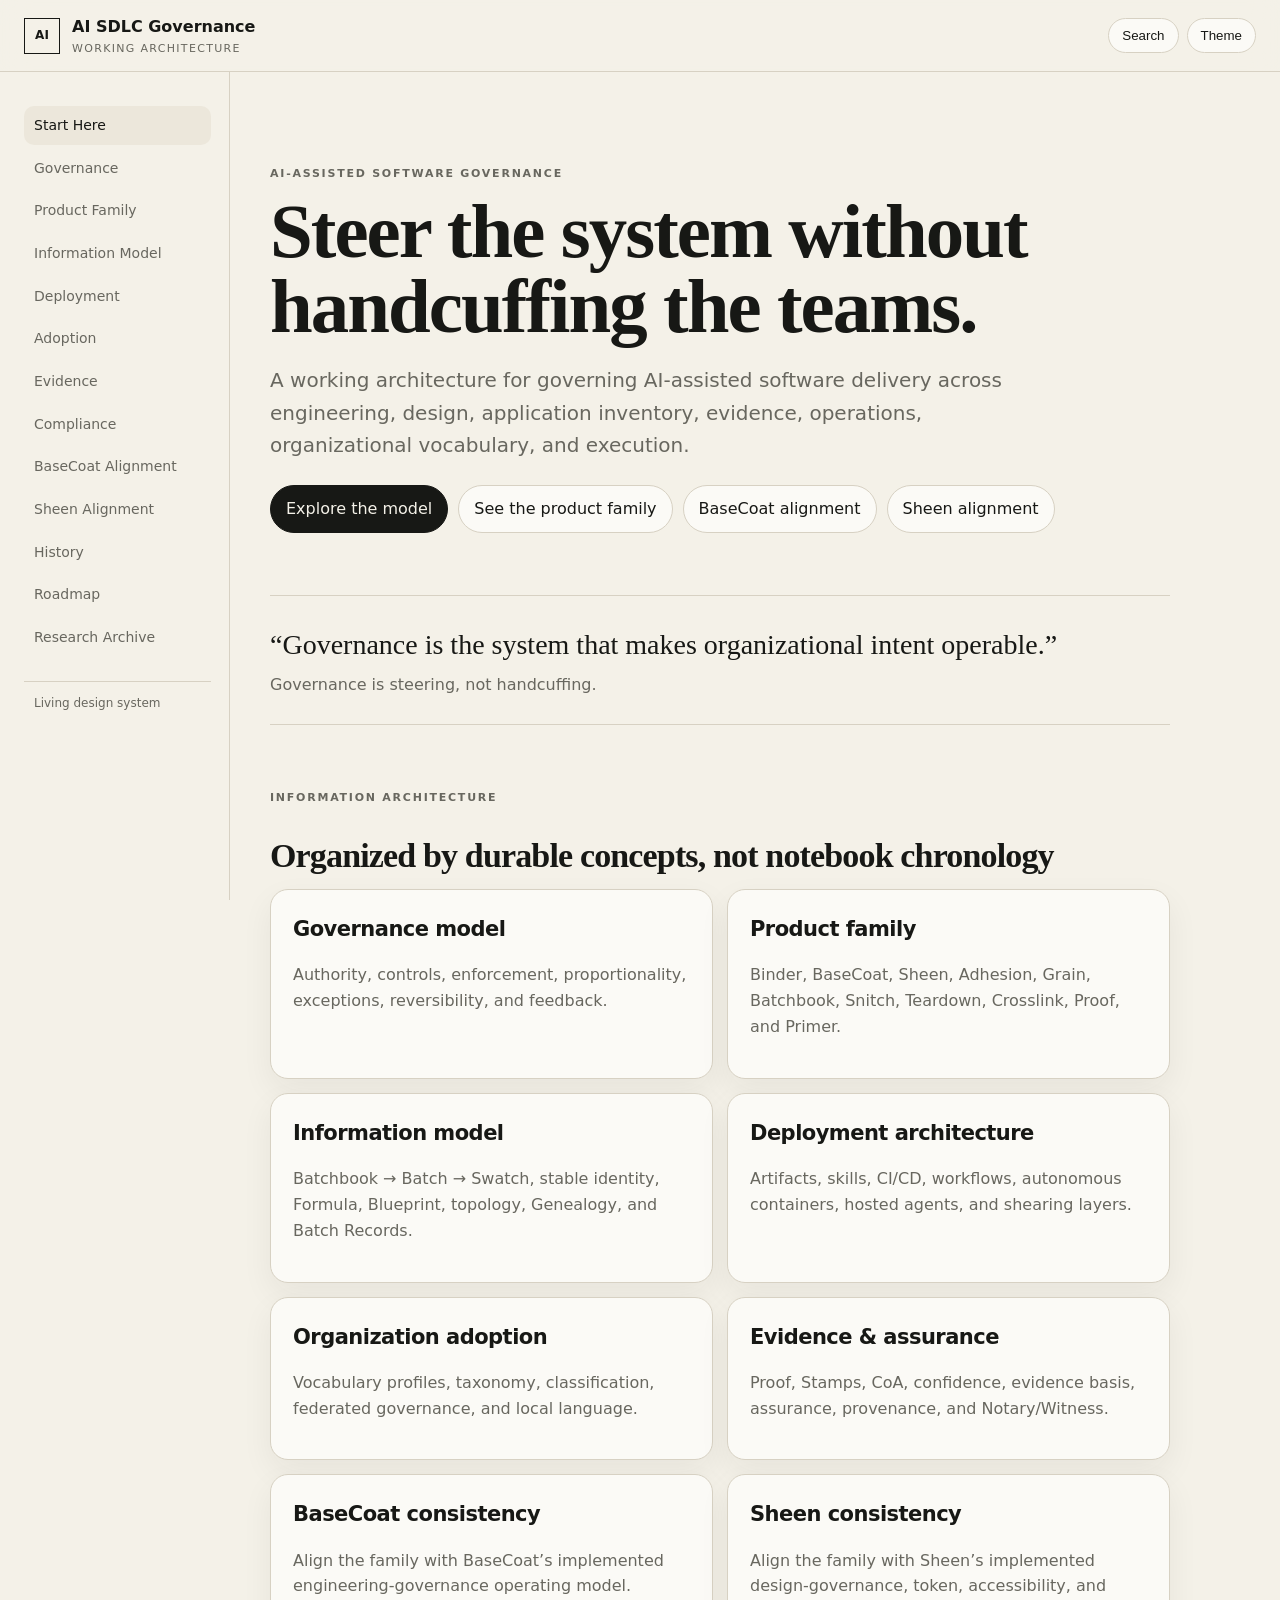
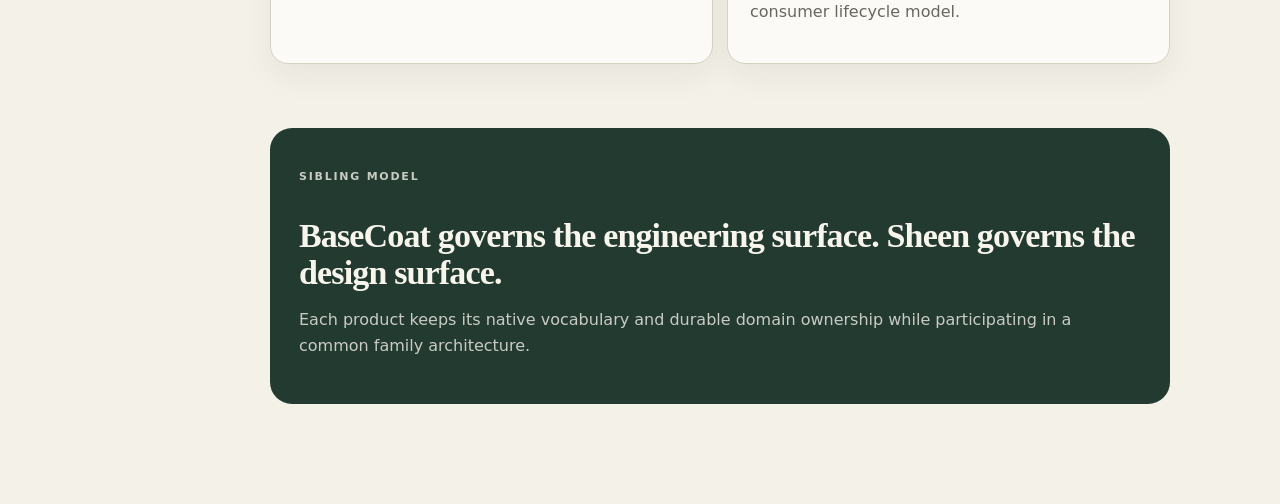
<file: site/index.html>
<!doctype html><html lang="en"><head><meta charset="utf-8"><meta name="viewport" content="width=device-width,initial-scale=1"><title>Start Here · AI SDLC Governance</title><link rel="stylesheet" href="styles.css"></head>
<body data-page="home"><header class="topbar"><a class="brand" href="index.html"><span class="brand-mark">AI</span><span><strong>AI SDLC Governance</strong><small>working architecture</small></span></a><div class="top-actions"><button id="searchButton">Search</button><button id="themeButton">Theme</button></div></header>
<div class="shell"><aside class="sidebar"><nav><a class="nav-link" data-page="home" href="index.html">Start Here</a>
<a class="nav-link" data-page="governance" href="governance.html">Governance</a>
<a class="nav-link" data-page="family" href="family.html">Product Family</a>
<a class="nav-link" data-page="information" href="information-model.html">Information Model</a>
<a class="nav-link" data-page="deployment" href="deployment.html">Deployment</a>
<a class="nav-link" data-page="adoption" href="adoption.html">Adoption</a>
<a class="nav-link" data-page="proof" href="proof.html">Evidence</a>
<a class="nav-link" data-page="compliance" href="compliance.html">Compliance</a>
<a class="nav-link" data-page="basecoat" href="basecoat.html">BaseCoat Alignment</a>
<a class="nav-link" data-page="sheen" href="sheen.html">Sheen Alignment</a>
<a class="nav-link" data-page="history" href="history.html">History</a>
<a class="nav-link" data-page="roadmap" href="roadmap.html">Roadmap</a>
<a class="nav-link" data-page="research" href="research.html">Research Archive</a></nav><div class="sidebar-note">Living design system</div></aside><main class="content">
<section class="hero"><p class="eyebrow">AI-assisted software governance</p><h1>Steer the system without handcuffing the teams.</h1><p class="lede">A working architecture for governing AI-assisted software delivery across engineering, design, application inventory, evidence, operations, organizational vocabulary, and execution.</p><div class="hero-actions"><a class="button primary" href="governance.html">Explore the model</a><a class="button" href="family.html">See the product family</a><a class="button" href="basecoat.html">BaseCoat alignment</a><a class="button" href="sheen.html">Sheen alignment</a></div></section>
<section class="quote-band"><p>“Governance is the system that makes organizational intent operable.”</p><span>Governance is steering, not handcuffing.</span></section>
<section><p class="eyebrow">Information architecture</p><h2>Organized by durable concepts, not notebook chronology</h2><div class="card-grid two">
<a class="card link-card" href="governance.html"><h3>Governance model</h3><p>Authority, controls, enforcement, proportionality, exceptions, reversibility, and feedback.</p></a>
<a class="card link-card" href="family.html"><h3>Product family</h3><p>Binder, BaseCoat, Sheen, Adhesion, Grain, Batchbook, Snitch, Teardown, Crosslink, Proof, and Primer.</p></a>
<a class="card link-card" href="information-model.html"><h3>Information model</h3><p>Batchbook → Batch → Swatch, stable identity, Formula, Blueprint, topology, Genealogy, and Batch Records.</p></a>
<a class="card link-card" href="deployment.html"><h3>Deployment architecture</h3><p>Artifacts, skills, CI/CD, workflows, autonomous containers, hosted agents, and shearing layers.</p></a>
<a class="card link-card" href="adoption.html"><h3>Organization adoption</h3><p>Vocabulary profiles, taxonomy, classification, federated governance, and local language.</p></a>
<a class="card link-card" href="proof.html"><h3>Evidence & assurance</h3><p>Proof, Stamps, CoA, confidence, evidence basis, assurance, provenance, and Notary/Witness.</p></a>
<a class="card link-card" href="basecoat.html"><h3>BaseCoat consistency</h3><p>Align the family with BaseCoat’s implemented engineering-governance operating model.</p></a>
<a class="card link-card" href="sheen.html"><h3>Sheen consistency</h3><p>Align the family with Sheen’s implemented design-governance, token, accessibility, and consumer lifecycle model.</p></a>
</div></section>
<section class="panel accent"><p class="eyebrow">Sibling model</p><h2>BaseCoat governs the engineering surface. Sheen governs the design surface.</h2><p>Each product keeps its native vocabulary and durable domain ownership while participating in a common family architecture.</p></section>
</main></div>
<dialog id="searchDialog"><form method="dialog" class="search-panel"><div class="search-head"><strong>Search</strong><button value="close">Close</button></div><input id="searchInput" type="search" placeholder="Search governance, Batchbook, Proof, BaseCoat, Sheen…"><div id="searchResults" class="search-results"></div></form></dialog><script src="app.js"></script></body></html>
</file>
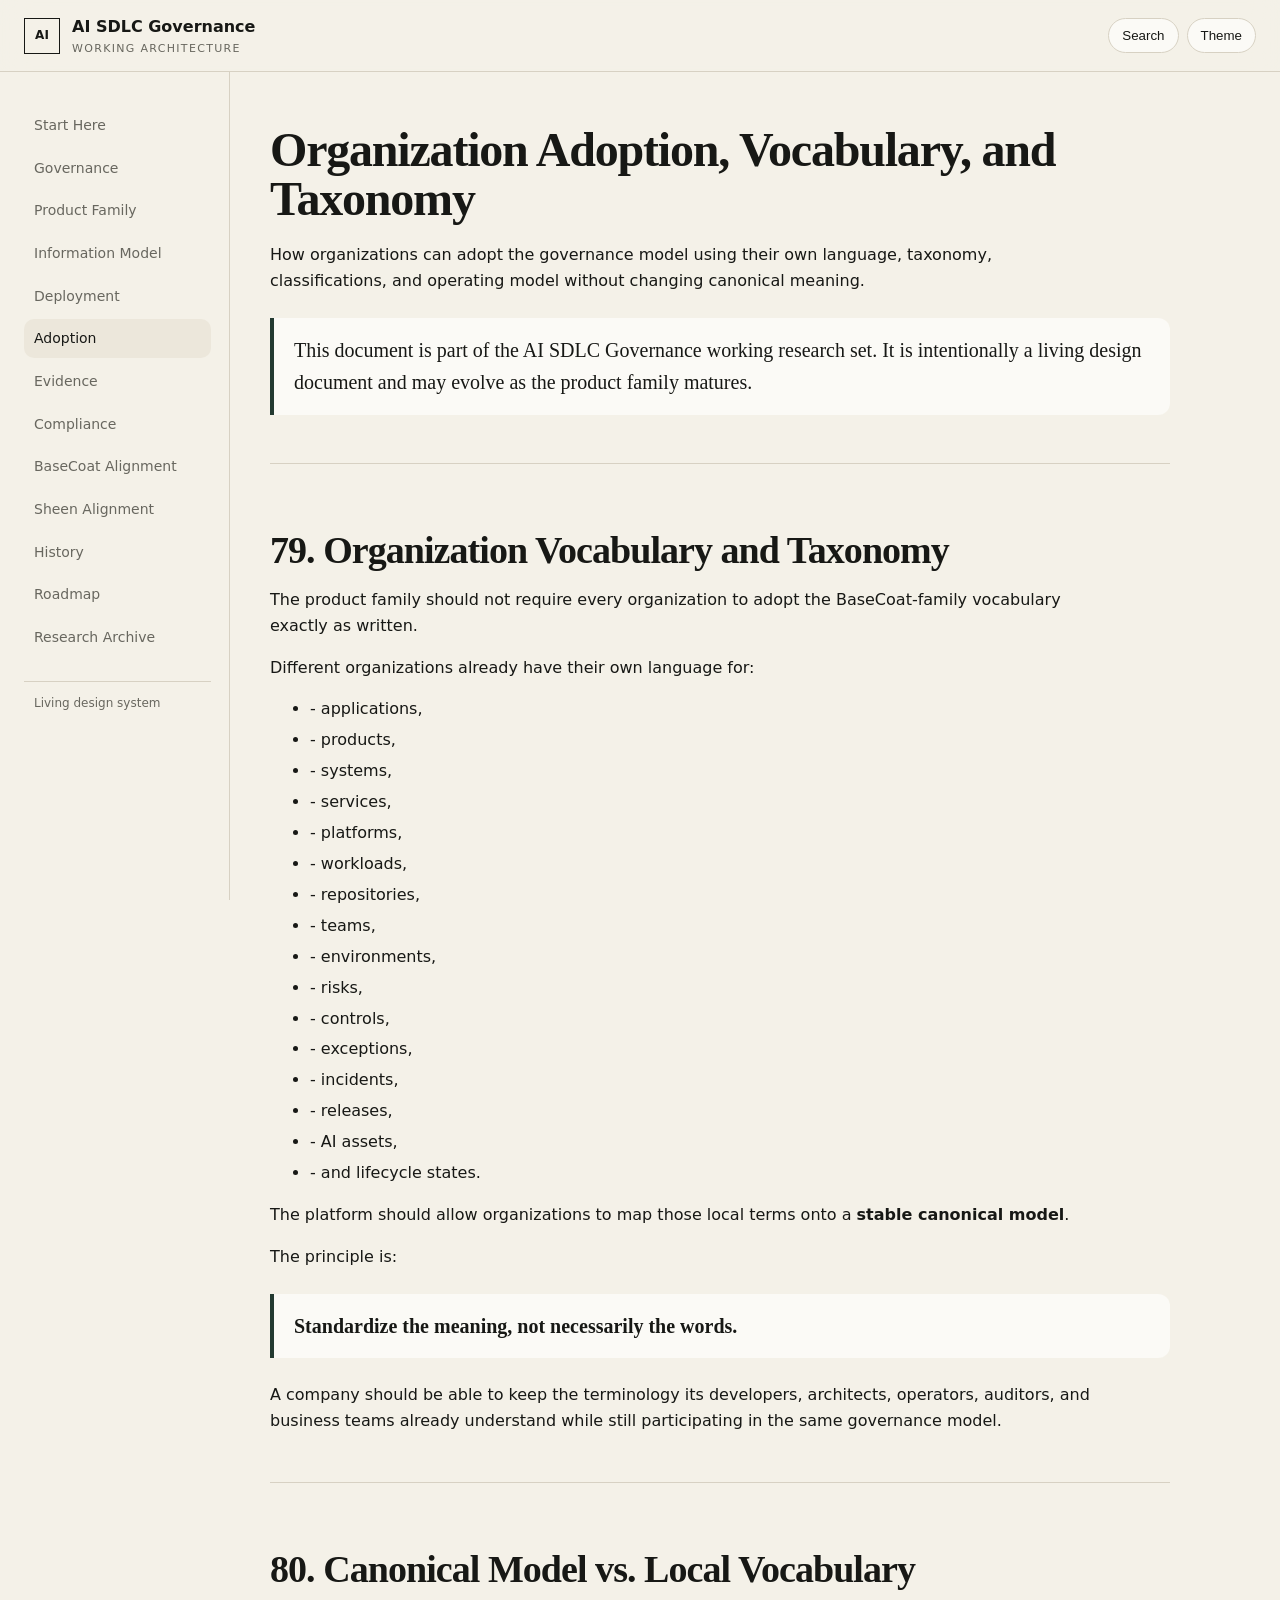
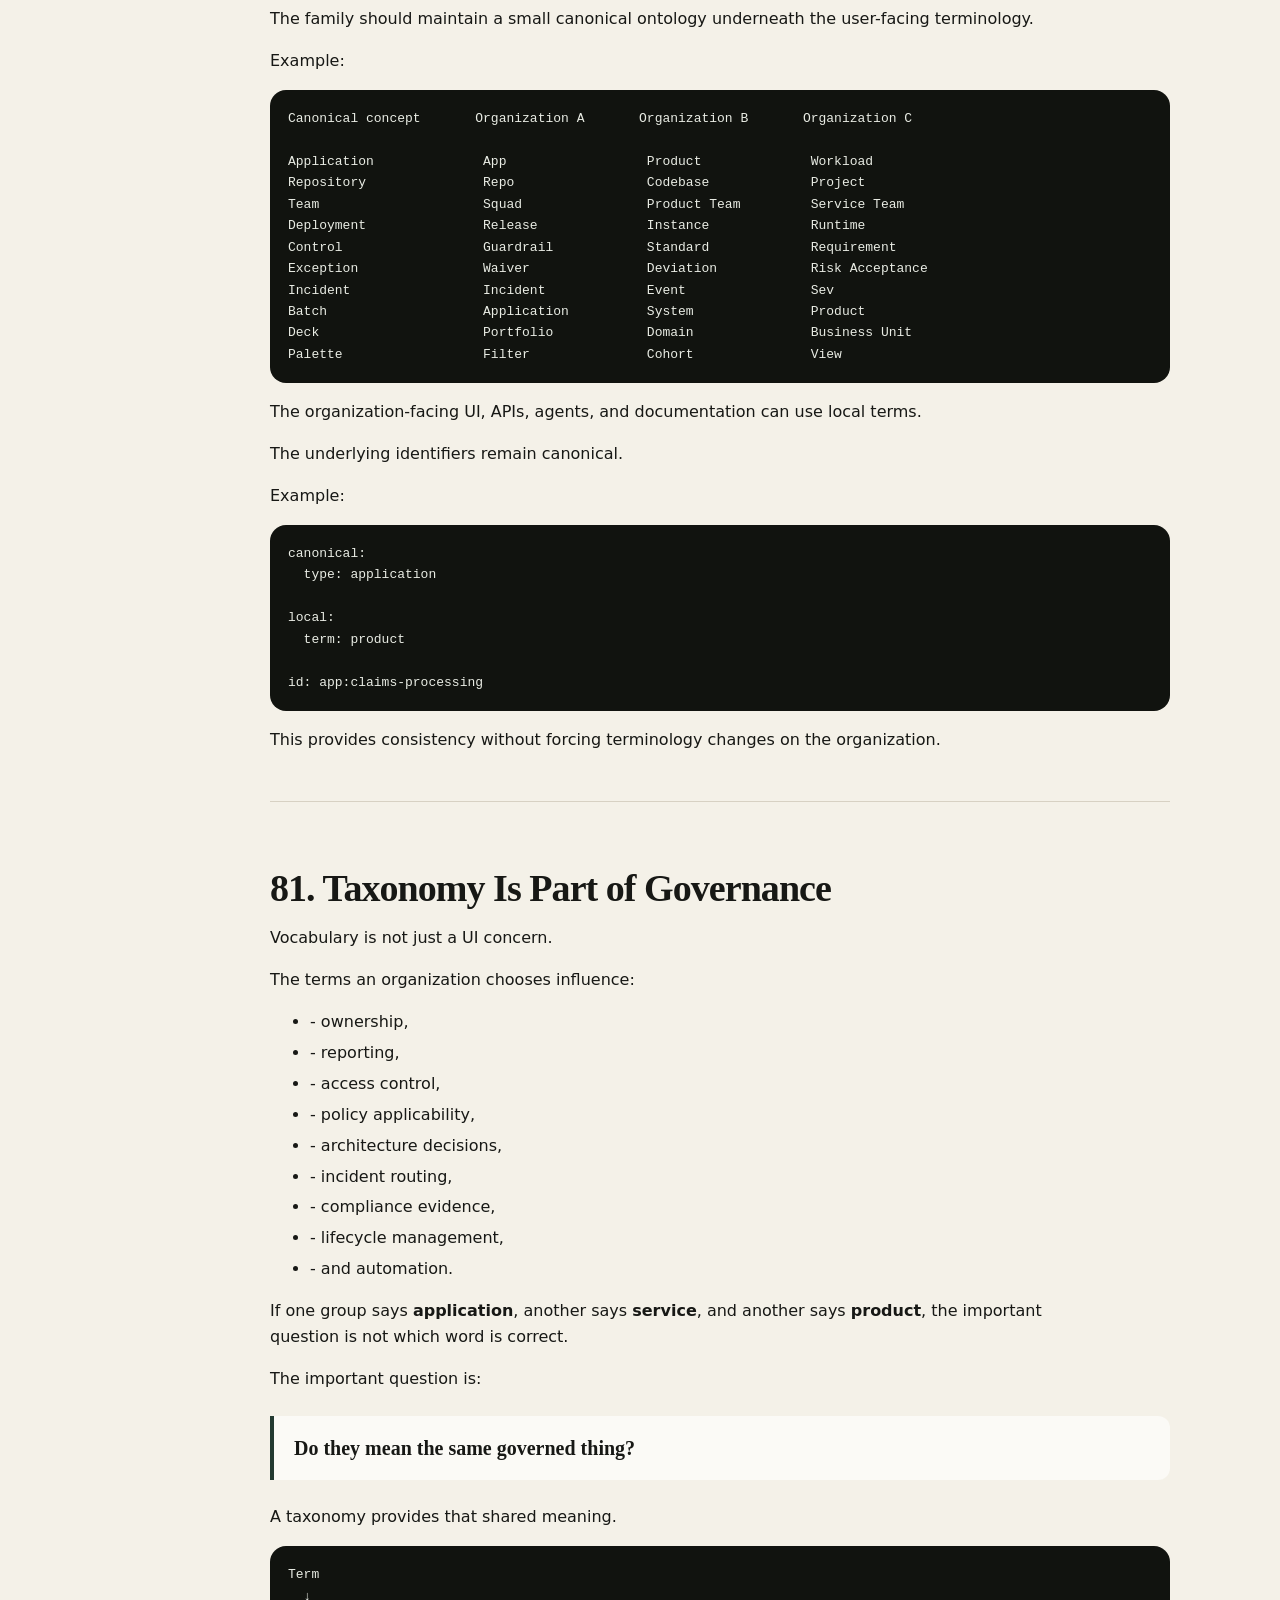
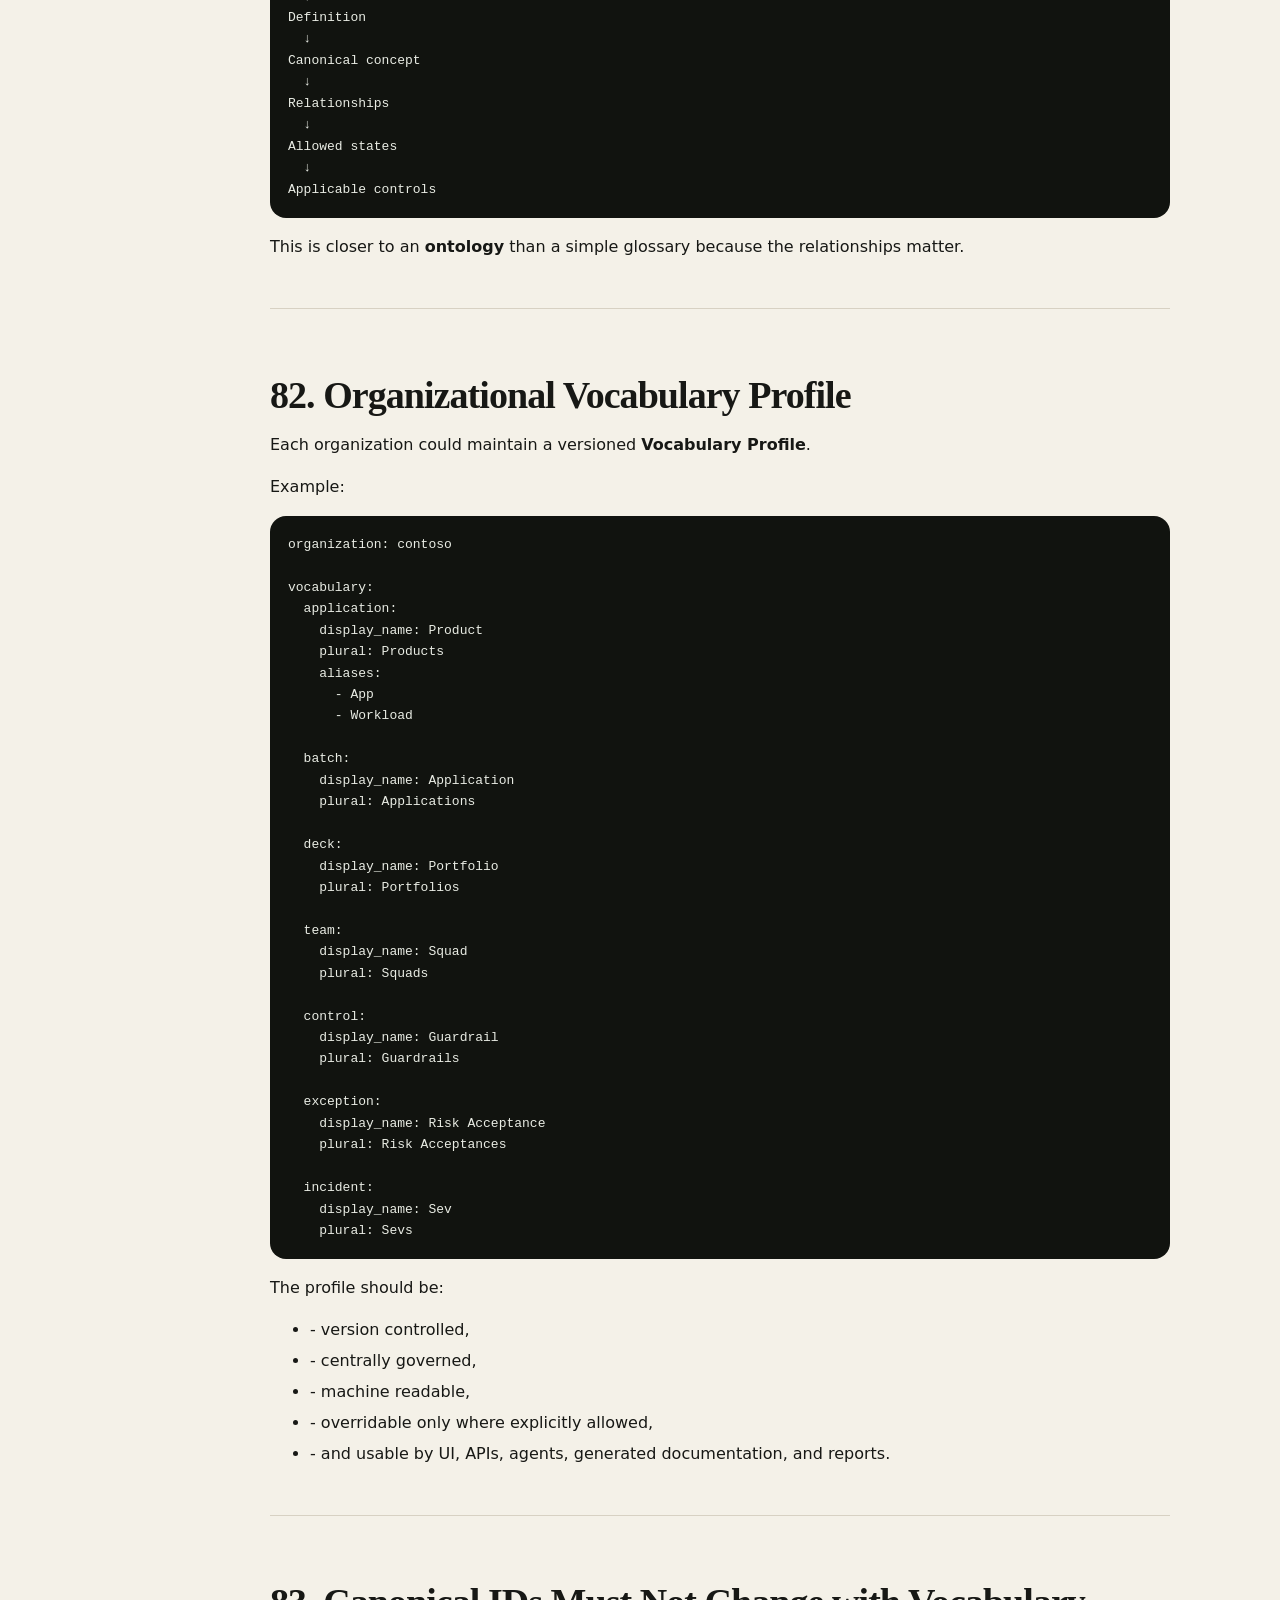
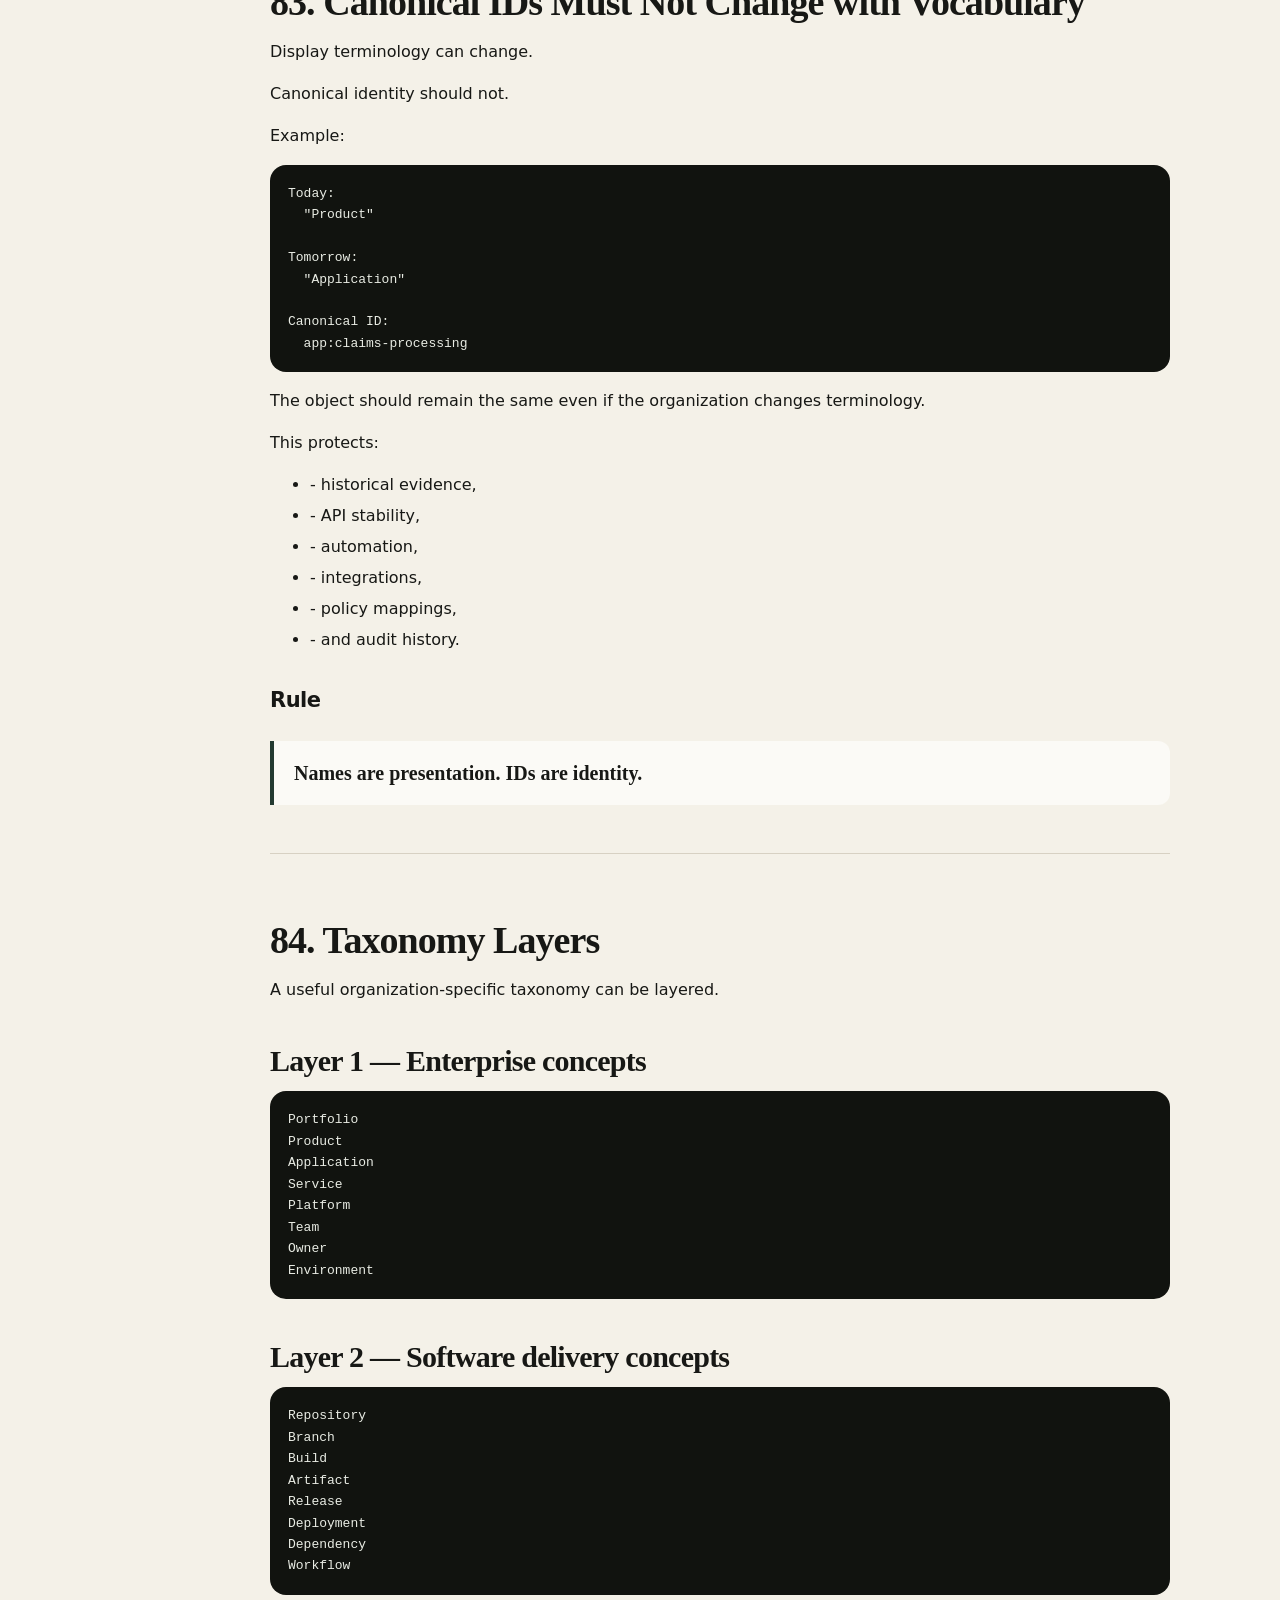
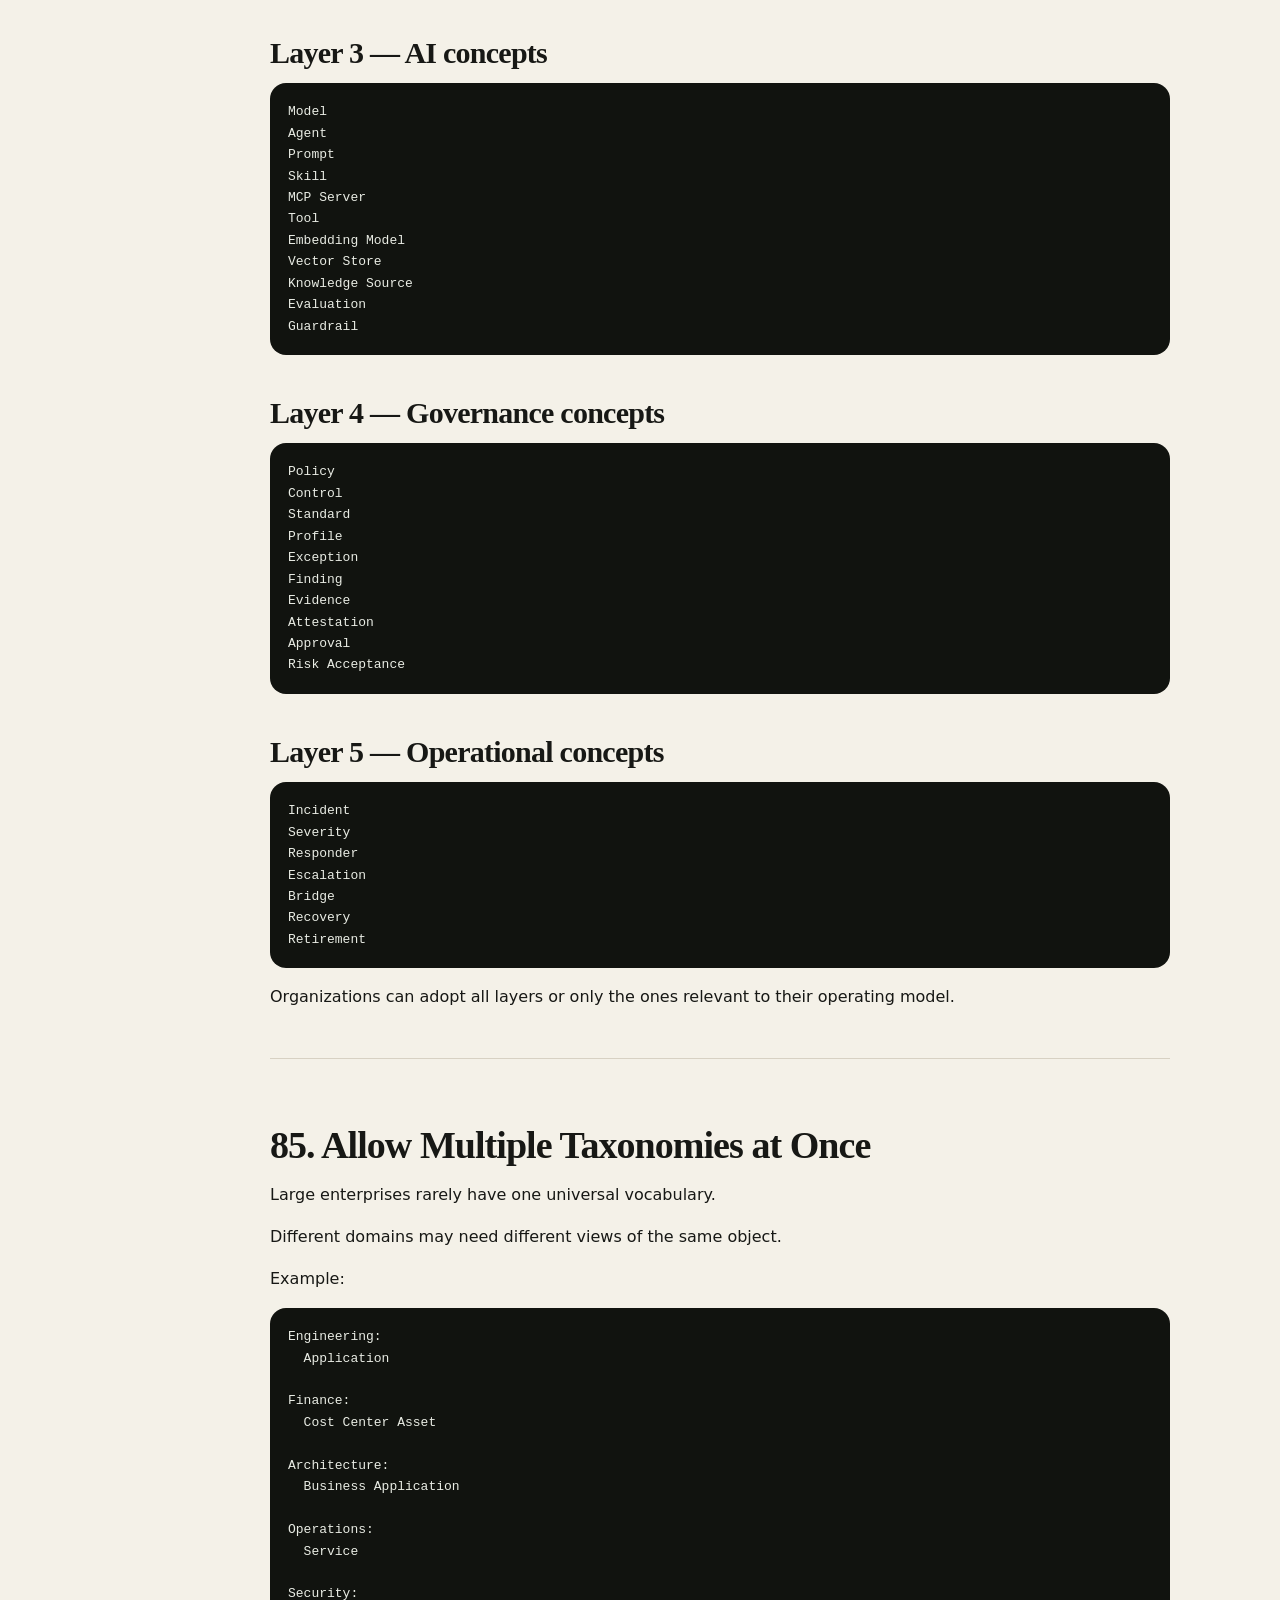
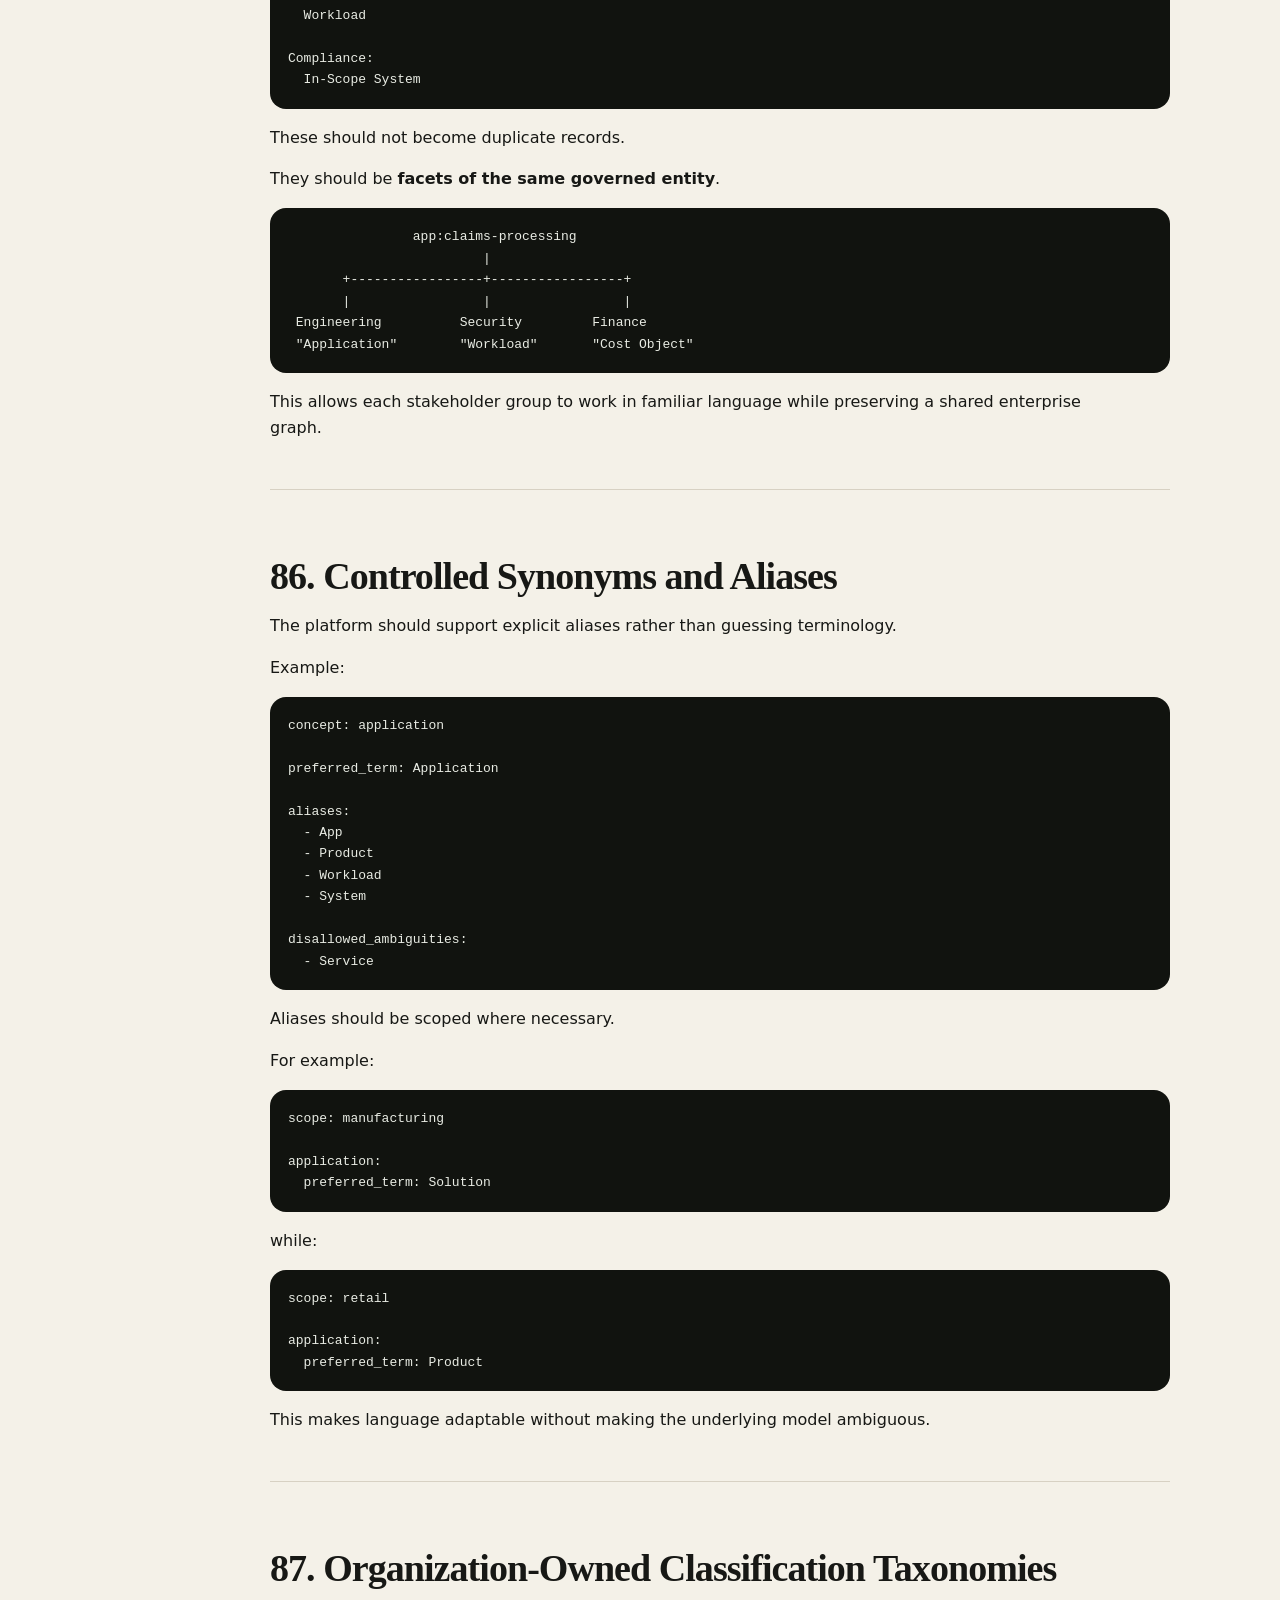
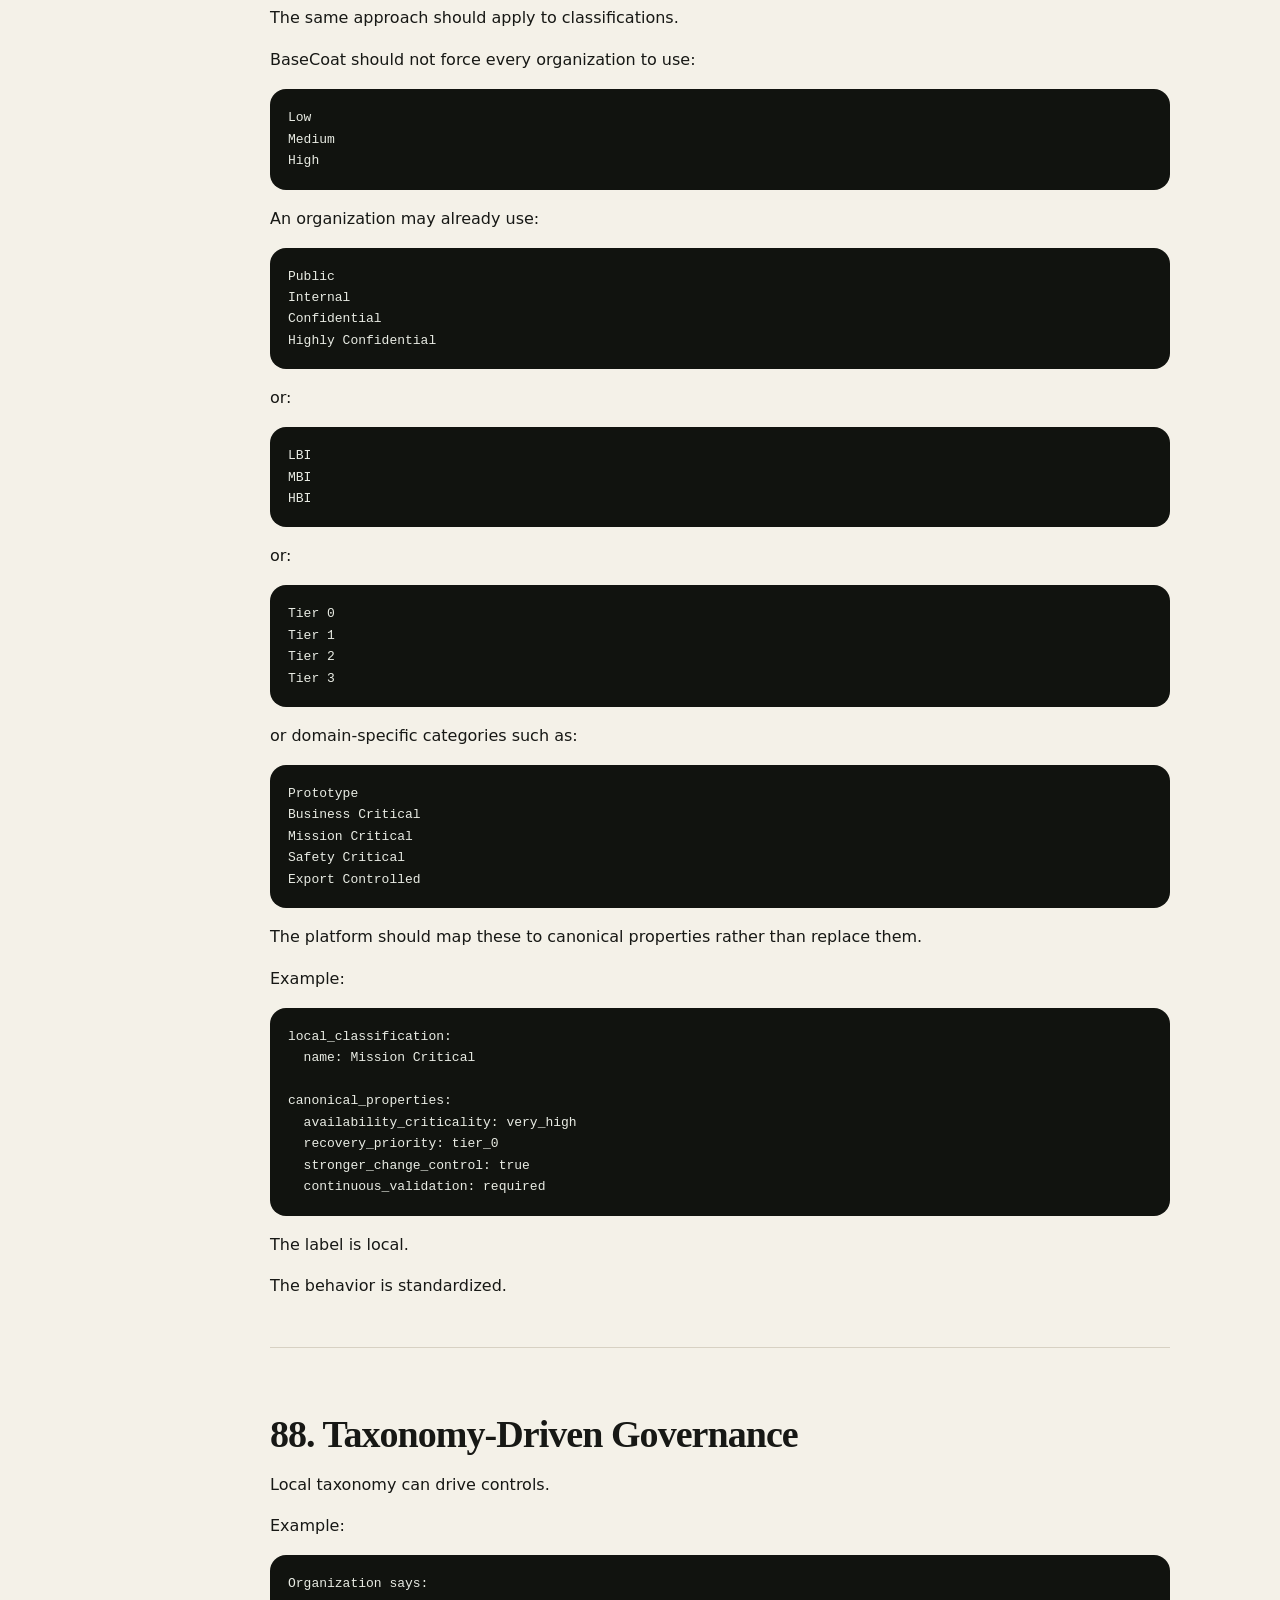
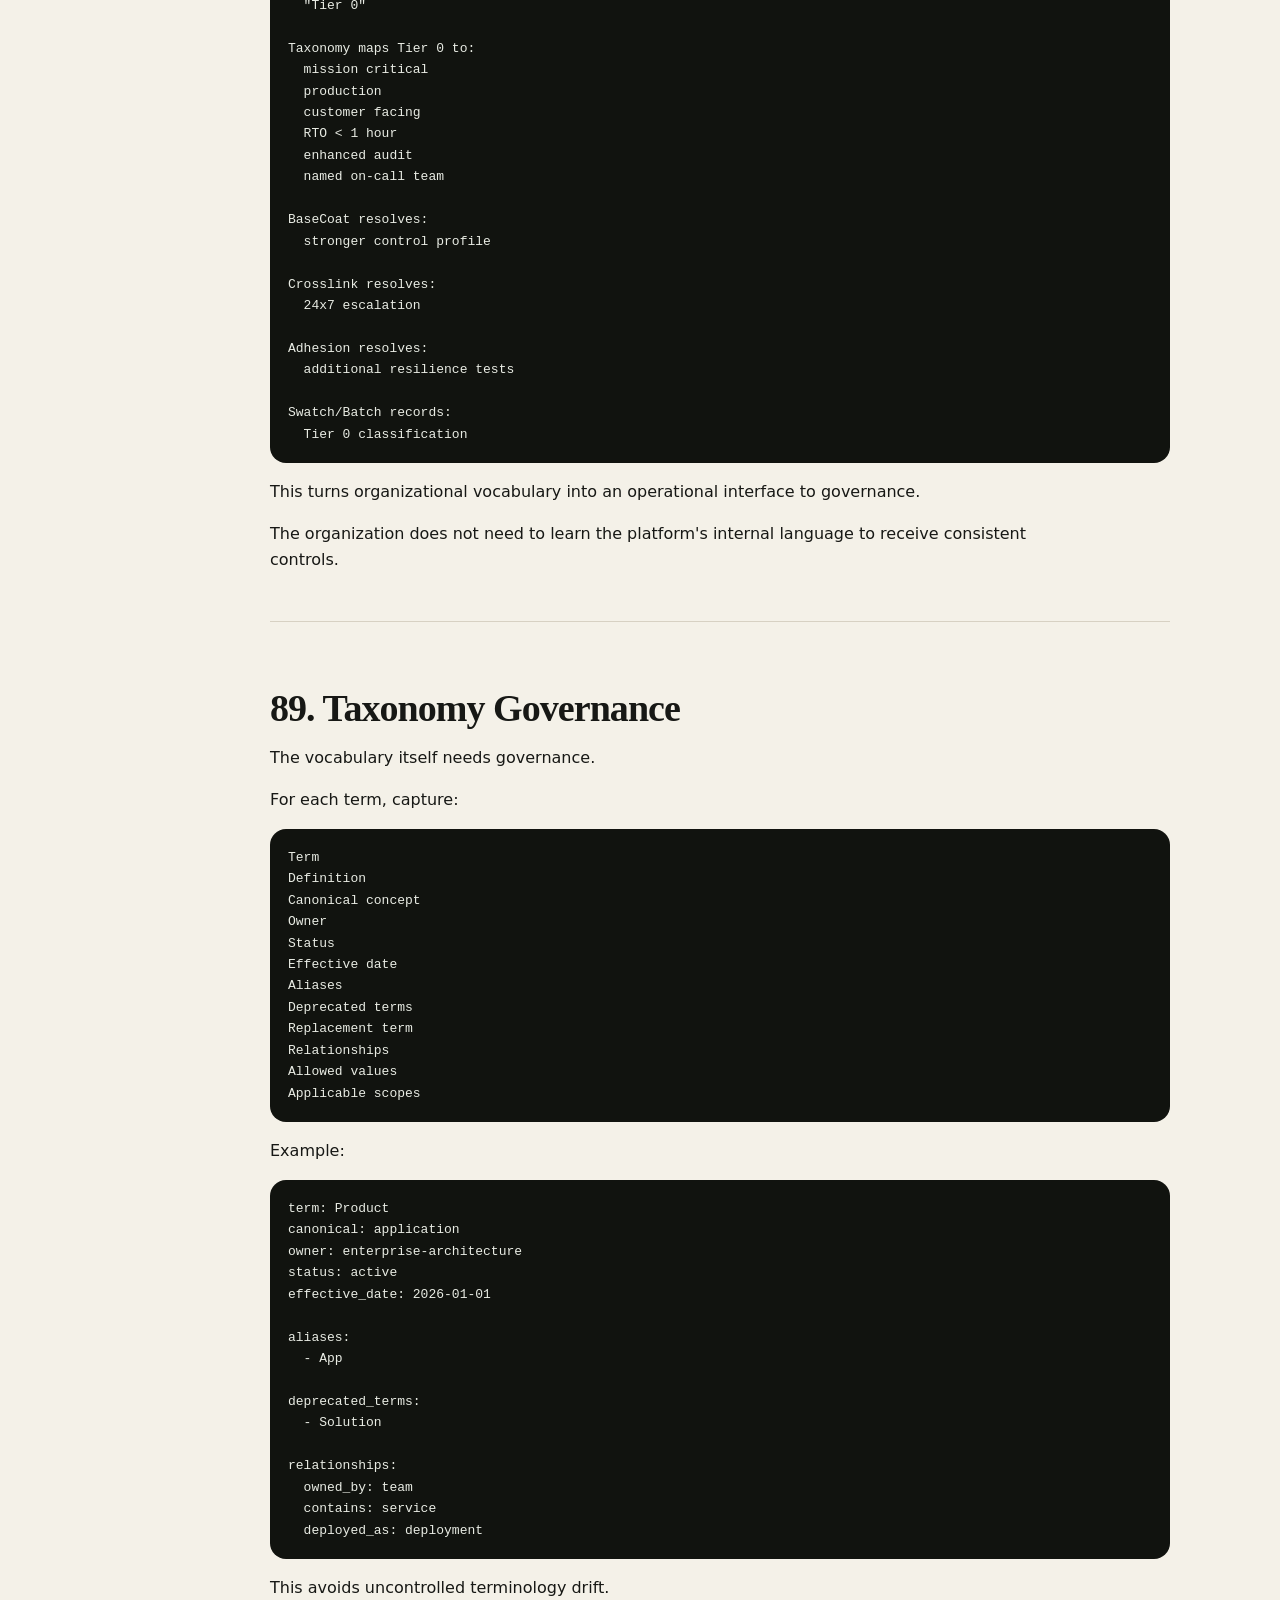
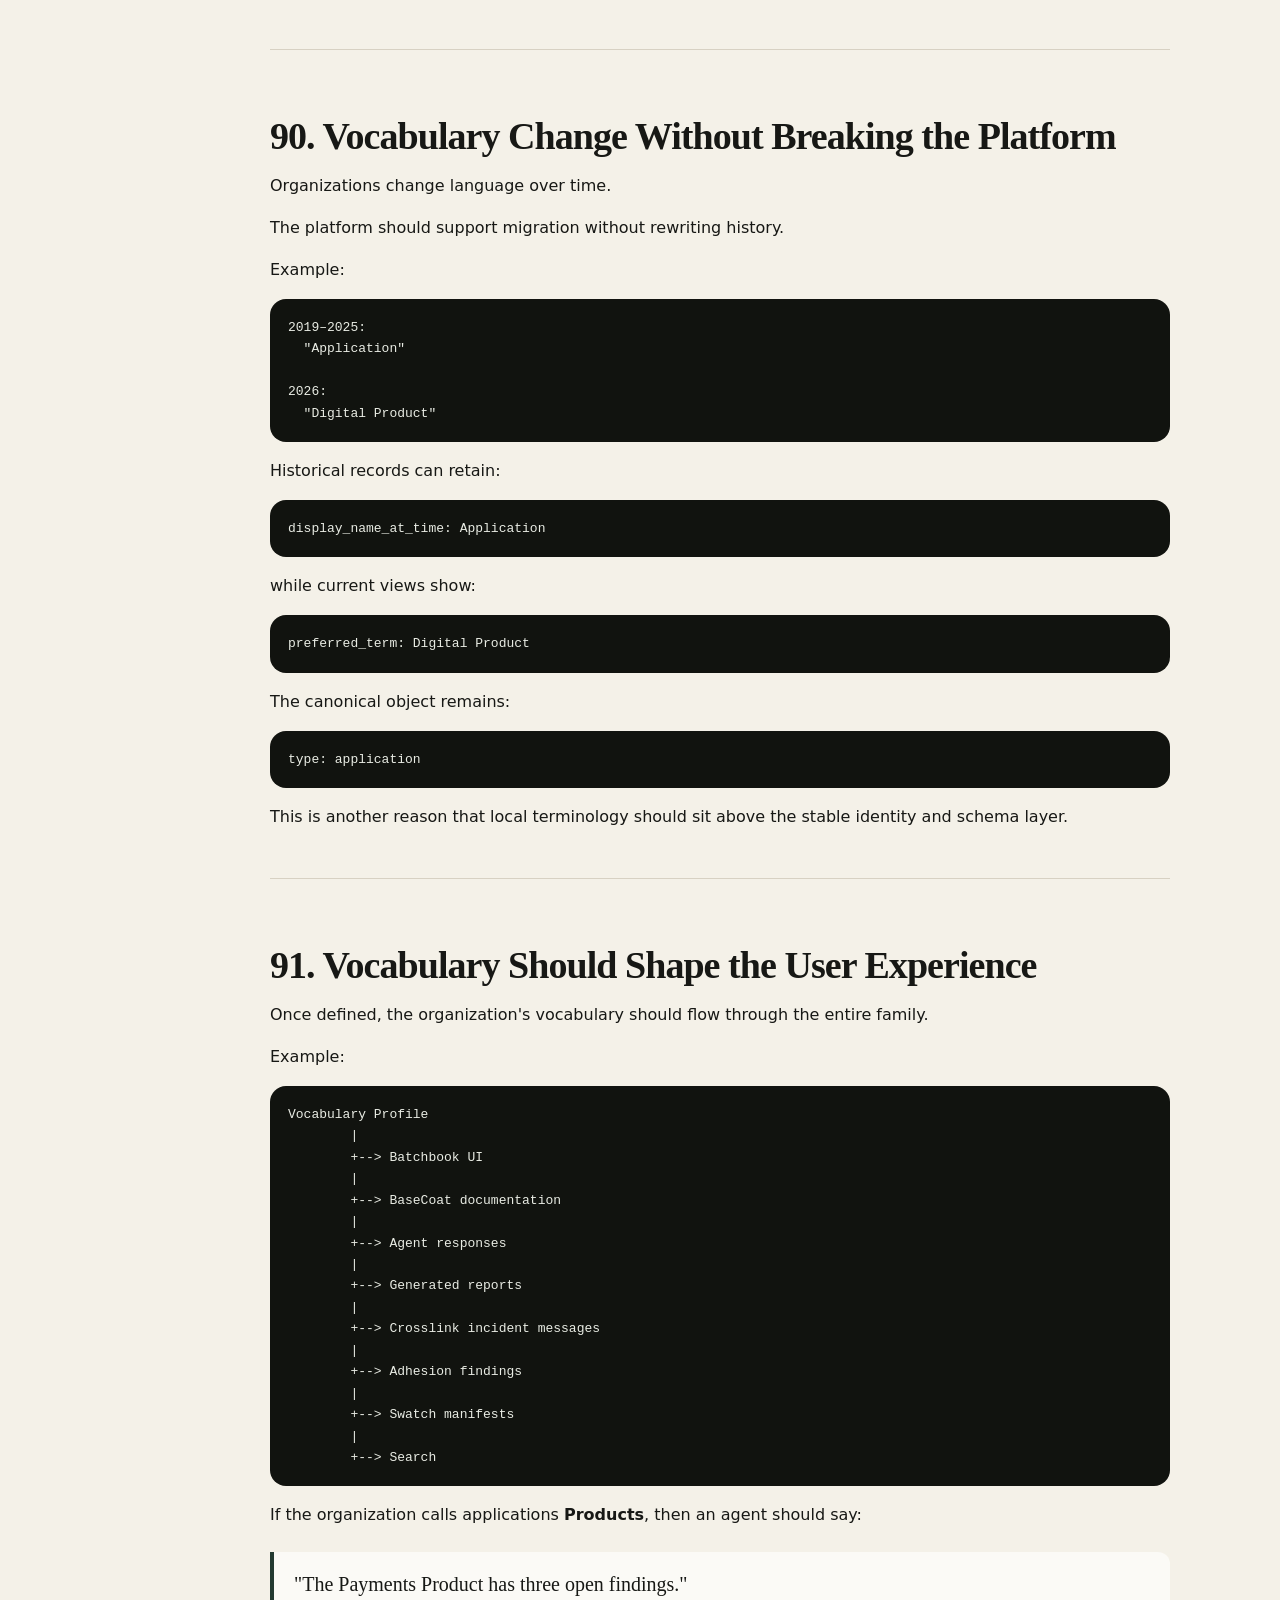
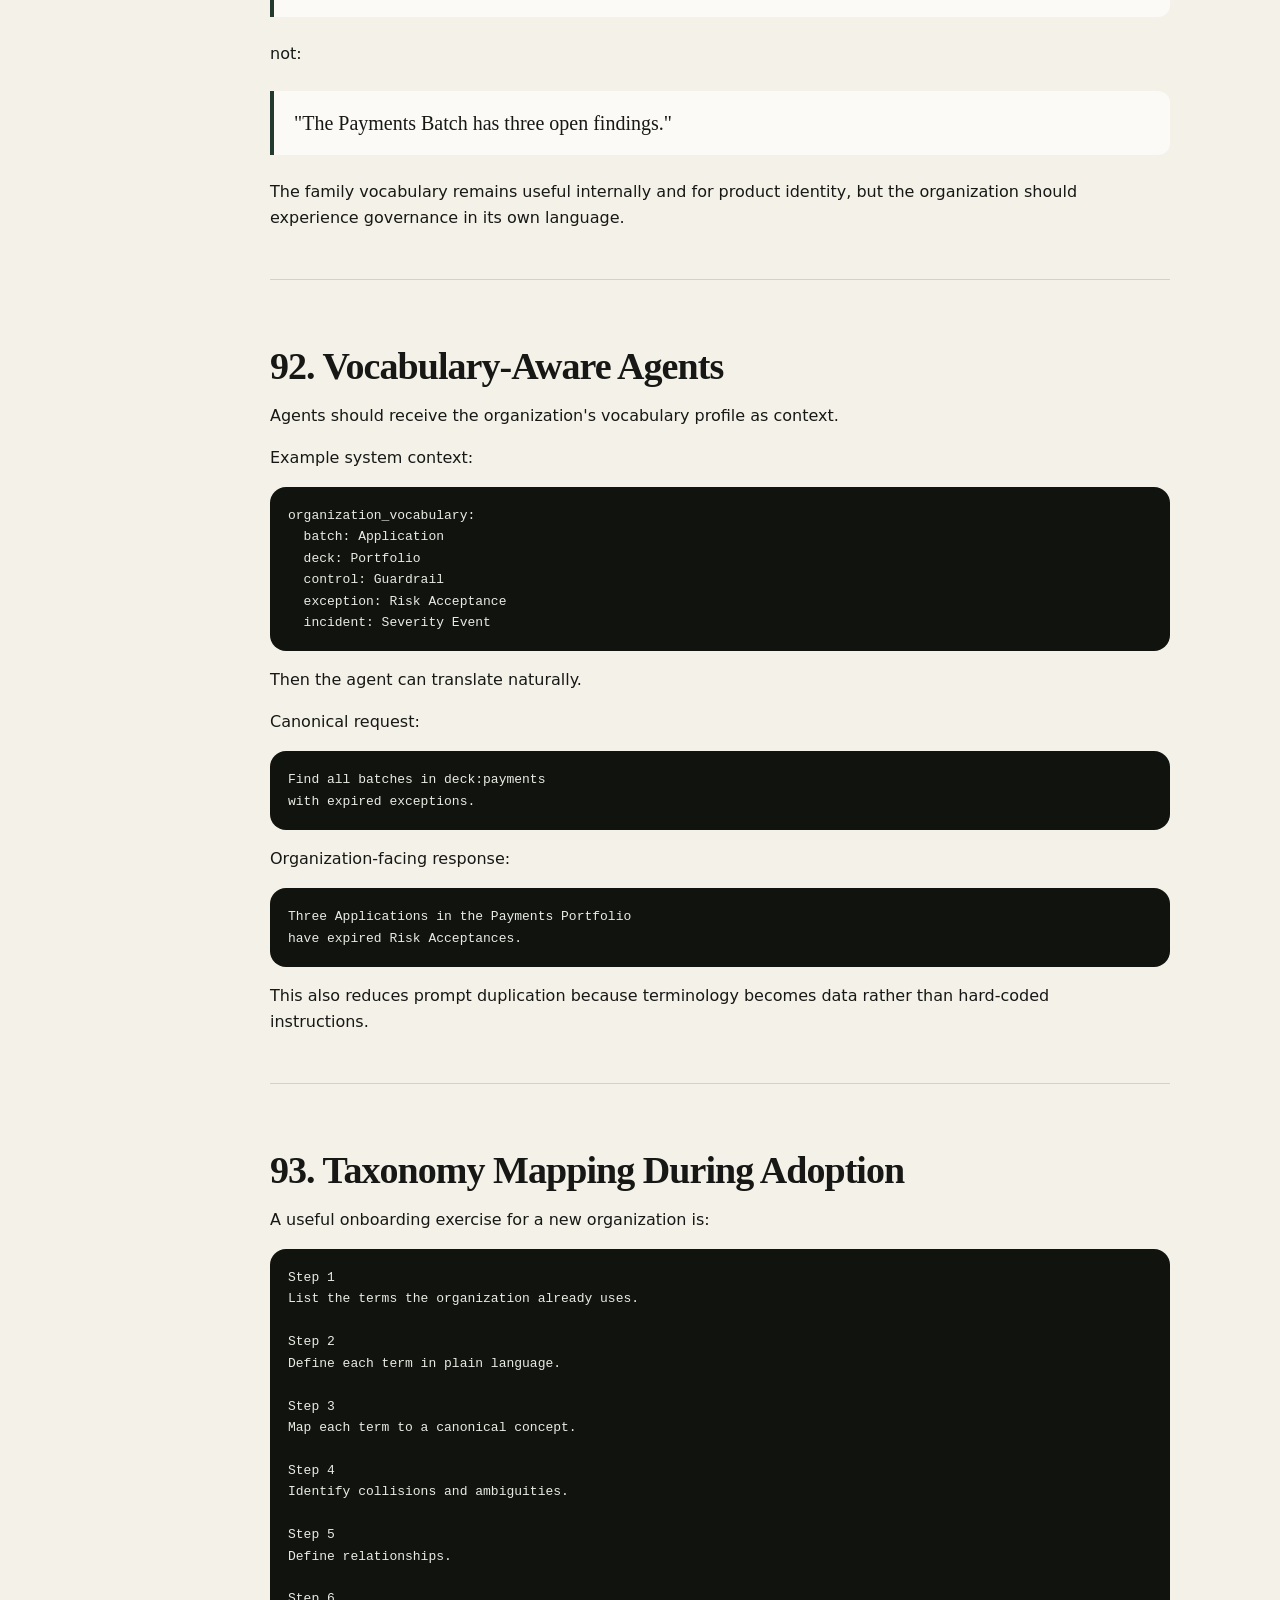
<file: site/adoption.html>
<!doctype html><html lang="en"><head><meta charset="utf-8"><meta name="viewport" content="width=device-width,initial-scale=1"><title>Organization Adoption · AI SDLC Governance</title><link rel="stylesheet" href="styles.css"></head>
<body data-page="adoption"><header class="topbar"><a class="brand" href="index.html"><span class="brand-mark">AI</span><span><strong>AI SDLC Governance</strong><small>working architecture</small></span></a><div class="top-actions"><button id="searchButton">Search</button><button id="themeButton">Theme</button></div></header>
<div class="shell"><aside class="sidebar"><nav><a class="nav-link" data-page="home" href="index.html">Start Here</a>
<a class="nav-link" data-page="governance" href="governance.html">Governance</a>
<a class="nav-link" data-page="family" href="family.html">Product Family</a>
<a class="nav-link" data-page="information" href="information-model.html">Information Model</a>
<a class="nav-link" data-page="deployment" href="deployment.html">Deployment</a>
<a class="nav-link" data-page="adoption" href="adoption.html">Adoption</a>
<a class="nav-link" data-page="proof" href="proof.html">Evidence</a>
<a class="nav-link" data-page="compliance" href="compliance.html">Compliance</a>
<a class="nav-link" data-page="basecoat" href="basecoat.html">BaseCoat Alignment</a>
<a class="nav-link" data-page="sheen" href="sheen.html">Sheen Alignment</a>
<a class="nav-link" data-page="history" href="history.html">History</a>
<a class="nav-link" data-page="roadmap" href="roadmap.html">Roadmap</a>
<a class="nav-link" data-page="research" href="research.html">Research Archive</a></nav><div class="sidebar-note">Living design system</div></aside><main class="content"><article class="markdown-body"><h1 id='organization-adoption-vocabulary-and-taxonomy'>Organization Adoption, Vocabulary, and Taxonomy</h1>
<p>How organizations can adopt the governance model using their own language, taxonomy, classifications, and operating model without changing canonical meaning.</p>
<blockquote>This document is part of the AI SDLC Governance working research set. It is intentionally a living design document and may evolve as the product family matures.</blockquote>
<hr>
<h1 id='79-organization-vocabulary-and-taxonomy'>79. Organization Vocabulary and Taxonomy</h1>
<p>The product family should not require every organization to adopt the BaseCoat-family vocabulary exactly as written.</p>
<p>Different organizations already have their own language for:</p>
<ul>
<li>- applications,</li>
<li>- products,</li>
<li>- systems,</li>
<li>- services,</li>
<li>- platforms,</li>
<li>- workloads,</li>
<li>- repositories,</li>
<li>- teams,</li>
<li>- environments,</li>
<li>- risks,</li>
<li>- controls,</li>
<li>- exceptions,</li>
<li>- incidents,</li>
<li>- releases,</li>
<li>- AI assets,</li>
<li>- and lifecycle states.</li>
</ul>
<p>The platform should allow organizations to map those local terms onto a <strong>stable canonical model</strong>.</p>
<p>The principle is:</p>
<blockquote><strong>Standardize the meaning, not necessarily the words.</strong></blockquote>
<p>A company should be able to keep the terminology its developers, architects, operators, auditors, and business teams already understand while still participating in the same governance model.</p>
<hr>
<h1 id='80-canonical-model-vs-local-vocabulary'>80. Canonical Model vs. Local Vocabulary</h1>
<p>The family should maintain a small canonical ontology underneath the user-facing terminology.</p>
<p>Example:</p>
<pre><code class="language-text">Canonical concept       Organization A       Organization B       Organization C

Application              App                  Product              Workload
Repository               Repo                 Codebase             Project
Team                     Squad                Product Team         Service Team
Deployment               Release              Instance             Runtime
Control                  Guardrail            Standard             Requirement
Exception                Waiver               Deviation            Risk Acceptance
Incident                 Incident             Event                Sev
Batch                    Application          System               Product
Deck                     Portfolio            Domain               Business Unit
Palette                  Filter               Cohort               View</code></pre>
<p>The organization-facing UI, APIs, agents, and documentation can use local terms.</p>
<p>The underlying identifiers remain canonical.</p>
<p>Example:</p>
<pre><code class="language-yaml">canonical:
  type: application

local:
  term: product

id: app:claims-processing</code></pre>
<p>This provides consistency without forcing terminology changes on the organization.</p>
<hr>
<h1 id='81-taxonomy-is-part-of-governance'>81. Taxonomy Is Part of Governance</h1>
<p>Vocabulary is not just a UI concern.</p>
<p>The terms an organization chooses influence:</p>
<ul>
<li>- ownership,</li>
<li>- reporting,</li>
<li>- access control,</li>
<li>- policy applicability,</li>
<li>- architecture decisions,</li>
<li>- incident routing,</li>
<li>- compliance evidence,</li>
<li>- lifecycle management,</li>
<li>- and automation.</li>
</ul>
<p>If one group says <strong>application</strong>, another says <strong>service</strong>, and another says <strong>product</strong>, the important question is not which word is correct.</p>
<p>The important question is:</p>
<blockquote><strong>Do they mean the same governed thing?</strong></blockquote>
<p>A taxonomy provides that shared meaning.</p>
<pre><code class="language-text">Term
  ↓
Definition
  ↓
Canonical concept
  ↓
Relationships
  ↓
Allowed states
  ↓
Applicable controls</code></pre>
<p>This is closer to an <strong>ontology</strong> than a simple glossary because the relationships matter.</p>
<hr>
<h1 id='82-organizational-vocabulary-profile'>82. Organizational Vocabulary Profile</h1>
<p>Each organization could maintain a versioned <strong>Vocabulary Profile</strong>.</p>
<p>Example:</p>
<pre><code class="language-yaml">organization: contoso

vocabulary:
  application:
    display_name: Product
    plural: Products
    aliases:
      - App
      - Workload

  batch:
    display_name: Application
    plural: Applications

  deck:
    display_name: Portfolio
    plural: Portfolios

  team:
    display_name: Squad
    plural: Squads

  control:
    display_name: Guardrail
    plural: Guardrails

  exception:
    display_name: Risk Acceptance
    plural: Risk Acceptances

  incident:
    display_name: Sev
    plural: Sevs</code></pre>
<p>The profile should be:</p>
<ul>
<li>- version controlled,</li>
<li>- centrally governed,</li>
<li>- machine readable,</li>
<li>- overridable only where explicitly allowed,</li>
<li>- and usable by UI, APIs, agents, generated documentation, and reports.</li>
</ul>
<hr>
<h1 id='83-canonical-ids-must-not-change-with-vocabulary'>83. Canonical IDs Must Not Change with Vocabulary</h1>
<p>Display terminology can change.</p>
<p>Canonical identity should not.</p>
<p>Example:</p>
<pre><code class="language-text">Today:
  &quot;Product&quot;

Tomorrow:
  &quot;Application&quot;

Canonical ID:
  app:claims-processing</code></pre>
<p>The object should remain the same even if the organization changes terminology.</p>
<p>This protects:</p>
<ul>
<li>- historical evidence,</li>
<li>- API stability,</li>
<li>- automation,</li>
<li>- integrations,</li>
<li>- policy mappings,</li>
<li>- and audit history.</li>
</ul>
<h3 id='rule'>Rule</h3>
<blockquote><strong>Names are presentation. IDs are identity.</strong></blockquote>
<hr>
<h1 id='84-taxonomy-layers'>84. Taxonomy Layers</h1>
<p>A useful organization-specific taxonomy can be layered.</p>
<h2 id='layer-1-enterprise-concepts'>Layer 1 — Enterprise concepts</h2>
<pre><code class="language-text">Portfolio
Product
Application
Service
Platform
Team
Owner
Environment</code></pre>
<h2 id='layer-2-software-delivery-concepts'>Layer 2 — Software delivery concepts</h2>
<pre><code class="language-text">Repository
Branch
Build
Artifact
Release
Deployment
Dependency
Workflow</code></pre>
<h2 id='layer-3-ai-concepts'>Layer 3 — AI concepts</h2>
<pre><code class="language-text">Model
Agent
Prompt
Skill
MCP Server
Tool
Embedding Model
Vector Store
Knowledge Source
Evaluation
Guardrail</code></pre>
<h2 id='layer-4-governance-concepts'>Layer 4 — Governance concepts</h2>
<pre><code class="language-text">Policy
Control
Standard
Profile
Exception
Finding
Evidence
Attestation
Approval
Risk Acceptance</code></pre>
<h2 id='layer-5-operational-concepts'>Layer 5 — Operational concepts</h2>
<pre><code class="language-text">Incident
Severity
Responder
Escalation
Bridge
Recovery
Retirement</code></pre>
<p>Organizations can adopt all layers or only the ones relevant to their operating model.</p>
<hr>
<h1 id='85-allow-multiple-taxonomies-at-once'>85. Allow Multiple Taxonomies at Once</h1>
<p>Large enterprises rarely have one universal vocabulary.</p>
<p>Different domains may need different views of the same object.</p>
<p>Example:</p>
<pre><code class="language-text">Engineering:
  Application

Finance:
  Cost Center Asset

Architecture:
  Business Application

Operations:
  Service

Security:
  Workload

Compliance:
  In-Scope System</code></pre>
<p>These should not become duplicate records.</p>
<p>They should be <strong>facets of the same governed entity</strong>.</p>
<pre><code class="language-text">                app:claims-processing
                         |
       +-----------------+-----------------+
       |                 |                 |
 Engineering          Security         Finance
 &quot;Application&quot;        &quot;Workload&quot;       &quot;Cost Object&quot;</code></pre>
<p>This allows each stakeholder group to work in familiar language while preserving a shared enterprise graph.</p>
<hr>
<h1 id='86-controlled-synonyms-and-aliases'>86. Controlled Synonyms and Aliases</h1>
<p>The platform should support explicit aliases rather than guessing terminology.</p>
<p>Example:</p>
<pre><code class="language-yaml">concept: application

preferred_term: Application

aliases:
  - App
  - Product
  - Workload
  - System

disallowed_ambiguities:
  - Service</code></pre>
<p>Aliases should be scoped where necessary.</p>
<p>For example:</p>
<pre><code class="language-yaml">scope: manufacturing

application:
  preferred_term: Solution</code></pre>
<p>while:</p>
<pre><code class="language-yaml">scope: retail

application:
  preferred_term: Product</code></pre>
<p>This makes language adaptable without making the underlying model ambiguous.</p>
<hr>
<h1 id='87-organization-owned-classification-taxonomies'>87. Organization-Owned Classification Taxonomies</h1>
<p>The same approach should apply to classifications.</p>
<p>BaseCoat should not force every organization to use:</p>
<pre><code class="language-text">Low
Medium
High</code></pre>
<p>An organization may already use:</p>
<pre><code class="language-text">Public
Internal
Confidential
Highly Confidential</code></pre>
<p>or:</p>
<pre><code class="language-text">LBI
MBI
HBI</code></pre>
<p>or:</p>
<pre><code class="language-text">Tier 0
Tier 1
Tier 2
Tier 3</code></pre>
<p>or domain-specific categories such as:</p>
<pre><code class="language-text">Prototype
Business Critical
Mission Critical
Safety Critical
Export Controlled</code></pre>
<p>The platform should map these to canonical properties rather than replace them.</p>
<p>Example:</p>
<pre><code class="language-yaml">local_classification:
  name: Mission Critical

canonical_properties:
  availability_criticality: very_high
  recovery_priority: tier_0
  stronger_change_control: true
  continuous_validation: required</code></pre>
<p>The label is local.</p>
<p>The behavior is standardized.</p>
<hr>
<h1 id='88-taxonomy-driven-governance'>88. Taxonomy-Driven Governance</h1>
<p>Local taxonomy can drive controls.</p>
<p>Example:</p>
<pre><code class="language-text">Organization says:
  &quot;Tier 0&quot;

Taxonomy maps Tier 0 to:
  mission critical
  production
  customer facing
  RTO &lt; 1 hour
  enhanced audit
  named on-call team

BaseCoat resolves:
  stronger control profile

Crosslink resolves:
  24x7 escalation

Adhesion resolves:
  additional resilience tests

Swatch/Batch records:
  Tier 0 classification</code></pre>
<p>This turns organizational vocabulary into an operational interface to governance.</p>
<p>The organization does not need to learn the platform&#x27;s internal language to receive consistent controls.</p>
<hr>
<h1 id='89-taxonomy-governance'>89. Taxonomy Governance</h1>
<p>The vocabulary itself needs governance.</p>
<p>For each term, capture:</p>
<pre><code class="language-text">Term
Definition
Canonical concept
Owner
Status
Effective date
Aliases
Deprecated terms
Replacement term
Relationships
Allowed values
Applicable scopes</code></pre>
<p>Example:</p>
<pre><code class="language-yaml">term: Product
canonical: application
owner: enterprise-architecture
status: active
effective_date: 2026-01-01

aliases:
  - App

deprecated_terms:
  - Solution

relationships:
  owned_by: team
  contains: service
  deployed_as: deployment</code></pre>
<p>This avoids uncontrolled terminology drift.</p>
<hr>
<h1 id='90-vocabulary-change-without-breaking-the-platform'>90. Vocabulary Change Without Breaking the Platform</h1>
<p>Organizations change language over time.</p>
<p>The platform should support migration without rewriting history.</p>
<p>Example:</p>
<pre><code class="language-text">2019–2025:
  &quot;Application&quot;

2026:
  &quot;Digital Product&quot;</code></pre>
<p>Historical records can retain:</p>
<pre><code class="language-text">display_name_at_time: Application</code></pre>
<p>while current views show:</p>
<pre><code class="language-text">preferred_term: Digital Product</code></pre>
<p>The canonical object remains:</p>
<pre><code class="language-text">type: application</code></pre>
<p>This is another reason that local terminology should sit above the stable identity and schema layer.</p>
<hr>
<h1 id='91-vocabulary-should-shape-the-user-experience'>91. Vocabulary Should Shape the User Experience</h1>
<p>Once defined, the organization&#x27;s vocabulary should flow through the entire family.</p>
<p>Example:</p>
<pre><code class="language-text">Vocabulary Profile
        |
        +--&gt; Batchbook UI
        |
        +--&gt; BaseCoat documentation
        |
        +--&gt; Agent responses
        |
        +--&gt; Generated reports
        |
        +--&gt; Crosslink incident messages
        |
        +--&gt; Adhesion findings
        |
        +--&gt; Swatch manifests
        |
        +--&gt; Search</code></pre>
<p>If the organization calls applications <strong>Products</strong>, then an agent should say:</p>
<blockquote>&quot;The Payments Product has three open findings.&quot;</blockquote>
<p>not:</p>
<blockquote>&quot;The Payments Batch has three open findings.&quot;</blockquote>
<p>The family vocabulary remains useful internally and for product identity, but the organization should experience governance in its own language.</p>
<hr>
<h1 id='92-vocabulary-aware-agents'>92. Vocabulary-Aware Agents</h1>
<p>Agents should receive the organization&#x27;s vocabulary profile as context.</p>
<p>Example system context:</p>
<pre><code class="language-yaml">organization_vocabulary:
  batch: Application
  deck: Portfolio
  control: Guardrail
  exception: Risk Acceptance
  incident: Severity Event</code></pre>
<p>Then the agent can translate naturally.</p>
<p>Canonical request:</p>
<pre><code class="language-text">Find all batches in deck:payments
with expired exceptions.</code></pre>
<p>Organization-facing response:</p>
<pre><code class="language-text">Three Applications in the Payments Portfolio
have expired Risk Acceptances.</code></pre>
<p>This also reduces prompt duplication because terminology becomes data rather than hard-coded instructions.</p>
<hr>
<h1 id='93-taxonomy-mapping-during-adoption'>93. Taxonomy Mapping During Adoption</h1>
<p>A useful onboarding exercise for a new organization is:</p>
<pre><code class="language-text">Step 1
List the terms the organization already uses.

Step 2
Define each term in plain language.

Step 3
Map each term to a canonical concept.

Step 4
Identify collisions and ambiguities.

Step 5
Define relationships.

Step 6
Define classifications and states.

Step 7
Assign taxonomy owners.

Step 8
Publish the vocabulary profile.

Step 9
Use it in UI, agents, workflows, and documentation.

Step 10
Review periodically.</code></pre>
<p>A simple adoption table:</p>
<div class='table-wrap'><table><thead><tr><th>Local term</th><th>Local definition</th><th>Canonical concept</th><th>Notes</th></tr></thead><tbody>
<tr><td>Product</td><td>Customer-facing software capability</td><td>Application</td><td>Preferred enterprise term</td></tr>
<tr><td>Squad</td><td>Team accountable for a product</td><td>Team</td><td>Maps to identity group</td></tr>
<tr><td>Guardrail</td><td>Mandatory engineering rule</td><td>Control</td><td>Can be preventive or detective</td></tr>
<tr><td>Risk Acceptance</td><td>Approved temporary deviation</td><td>Exception</td><td>Must expire</td></tr>
<tr><td>Sev</td><td>Operational disruption</td><td>Incident</td><td>Uses severity taxonomy</td></tr>
</tbody></table></div>
<hr>
<h1 id='94-taxonomy-design-principles'>94. Taxonomy Design Principles</h1>
<p>Recommended principles:</p>
<ol>
<li>1. <strong>Use the organization&#x27;s language wherever possible.</strong></li>
<li>2. <strong>Keep canonical IDs and schemas stable underneath.</strong></li>
<li>3. <strong>Define terms, not just labels.</strong></li>
<li>4. <strong>Allow aliases, but avoid uncontrolled synonyms.</strong></li>
<li>5. <strong>Model relationships, not only categories.</strong></li>
<li>6. <strong>Version the taxonomy.</strong></li>
<li>7. <strong>Assign owners to important terms.</strong></li>
<li>8. <strong>Support deprecation and migration.</strong></li>
<li>9. <strong>Let classification drive governance behavior.</strong></li>
<li>10. <strong>Do not force one enterprise vocabulary where multiple stakeholder views are legitimate.</strong></li>
<li>11. <strong>Agents should translate between canonical and local vocabulary.</strong></li>
<li>12. <strong>Taxonomy changes should not invalidate historical evidence.</strong></li>
</ol>
<p>A concise principle:</p>
<blockquote><strong>Speak locally. Govern consistently.</strong></blockquote>
<hr>
<h1 id='95-taxonomy-as-an-adoption-layer'>95. Taxonomy as an Adoption Layer</h1>
<p>This creates an important architectural layer between the family and the enterprise.</p>
<pre><code class="language-text">              Organization Language

 Product | Squad | Guardrail | Risk Acceptance
                       |
                       v
               Vocabulary Profile
                       |
                       v
                Canonical Model

 Application | Team | Control | Exception
                       |
                       v
                  Binder
                       |
        +--------------+--------------+
        |              |              |
     BaseCoat        Batchbook      Adhesion
        |              |              |
      Snitch        Crosslink       Sheen</code></pre>
<p>The family therefore provides a <strong>governance grammar</strong>, while organizations provide their own <strong>governance vocabulary</strong>.</p>
<p>That allows the same architecture to support very different companies without requiring them to reorganize how they talk about building software.</p>
<hr>
<h1 id='family-vocabulary-vs-product-native-vocabulary'>Family Vocabulary vs. Product-Native Vocabulary</h1>
<p>The organization-vocabulary principle also applies <strong>inside the product family</strong>.</p>
<p>The family can use a shared architectural metaphor without forcing every product to expose that metaphor in its daily user experience.</p>
<p>For example:</p>
<pre><code class="language-text">Family concept / product identity   BaseCoat-facing language
---------------------------------   ------------------------
Proof                               workflow evidence / job output
Stamp                               attestation / approval / status
Batch                               application / repository context
Genealogy                           dependency / provenance chain</code></pre>
<p>BaseCoat should continue to use GitHub and SDLC-native terminology where that is clearer to developers.</p>
<p>Other organizations can map those same canonical concepts into their own vocabulary.</p>
<p>This produces three layers:</p>
<pre><code class="language-text">Canonical meaning
       ↓
Product-native vocabulary
       ↓
Organization-local vocabulary</code></pre>
<p>Example:</p>
<pre><code class="language-text">Canonical:
  control

BaseCoat:
  instruction / guardrail

Organization:
  engineering standard</code></pre>
<p>The important rule remains:</p>
<blockquote><strong>Standardize the meaning, not necessarily the words.</strong></blockquote>
<hr>
<h1 id='sheen-as-a-vocabulary-example'>Sheen as a Vocabulary Example</h1>
<p>Sheen is a useful example of why product-native vocabulary and canonical family vocabulary should remain separate.</p>
<p>At the family level:</p>
<pre><code class="language-text">canonical concept:
  experience control</code></pre>
<p>Inside Sheen:</p>
<pre><code class="language-text">token rule
brand constraint
accessibility requirement
design decision
information-architecture rule</code></pre>
<p>Inside an adopting organization:</p>
<pre><code class="language-text">design standard
brand guideline
UX guardrail
accessibility policy</code></pre>
<p>All three can refer to the same governed intent without forcing everyone to use identical language.</p>
<p>Sheen also maintains a machine-readable design vocabulary, reinforcing the broader family principle that vocabulary itself can be versioned, governed, and consumed by agents and tooling.</p></article></main></div>
<dialog id="searchDialog"><form method="dialog" class="search-panel"><div class="search-head"><strong>Search</strong><button value="close">Close</button></div><input id="searchInput" type="search" placeholder="Search governance, Batchbook, Proof, BaseCoat, Sheen…"><div id="searchResults" class="search-results"></div></form></dialog><script src="app.js"></script></body></html>
</file>
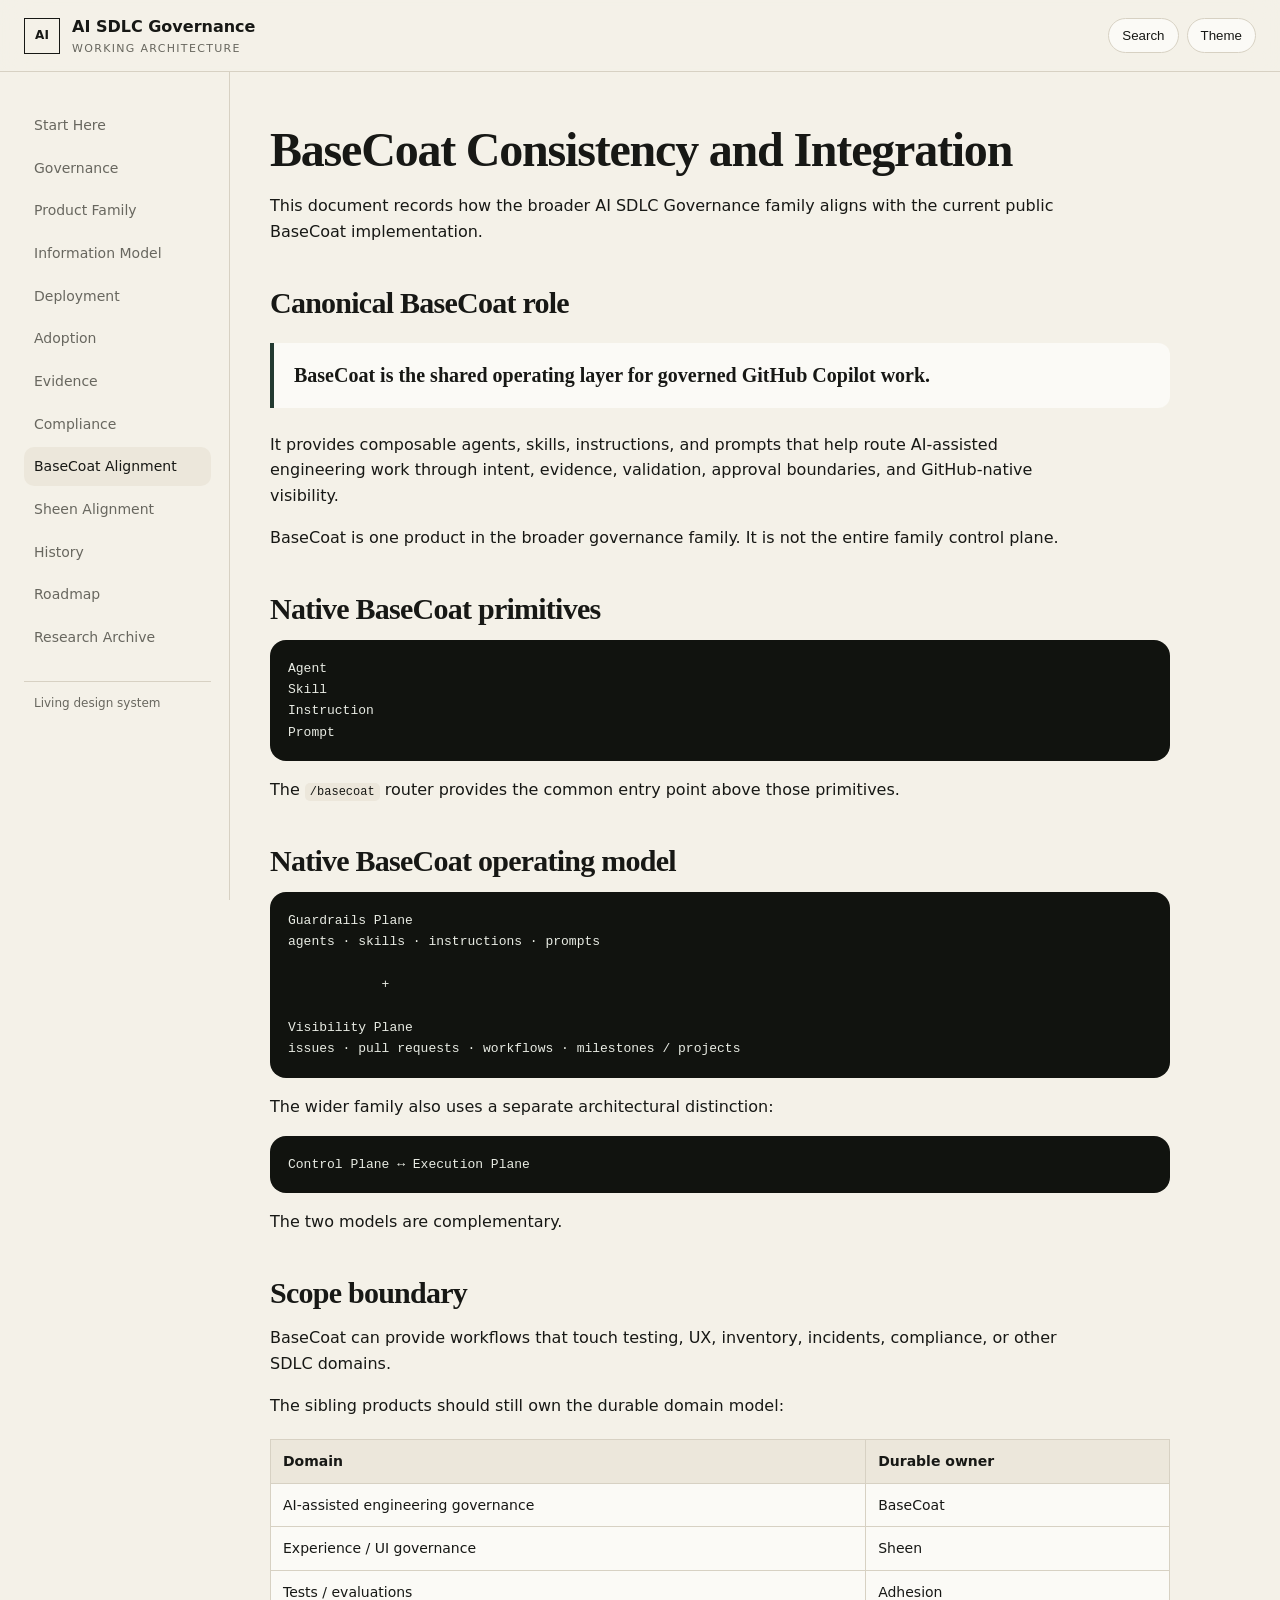
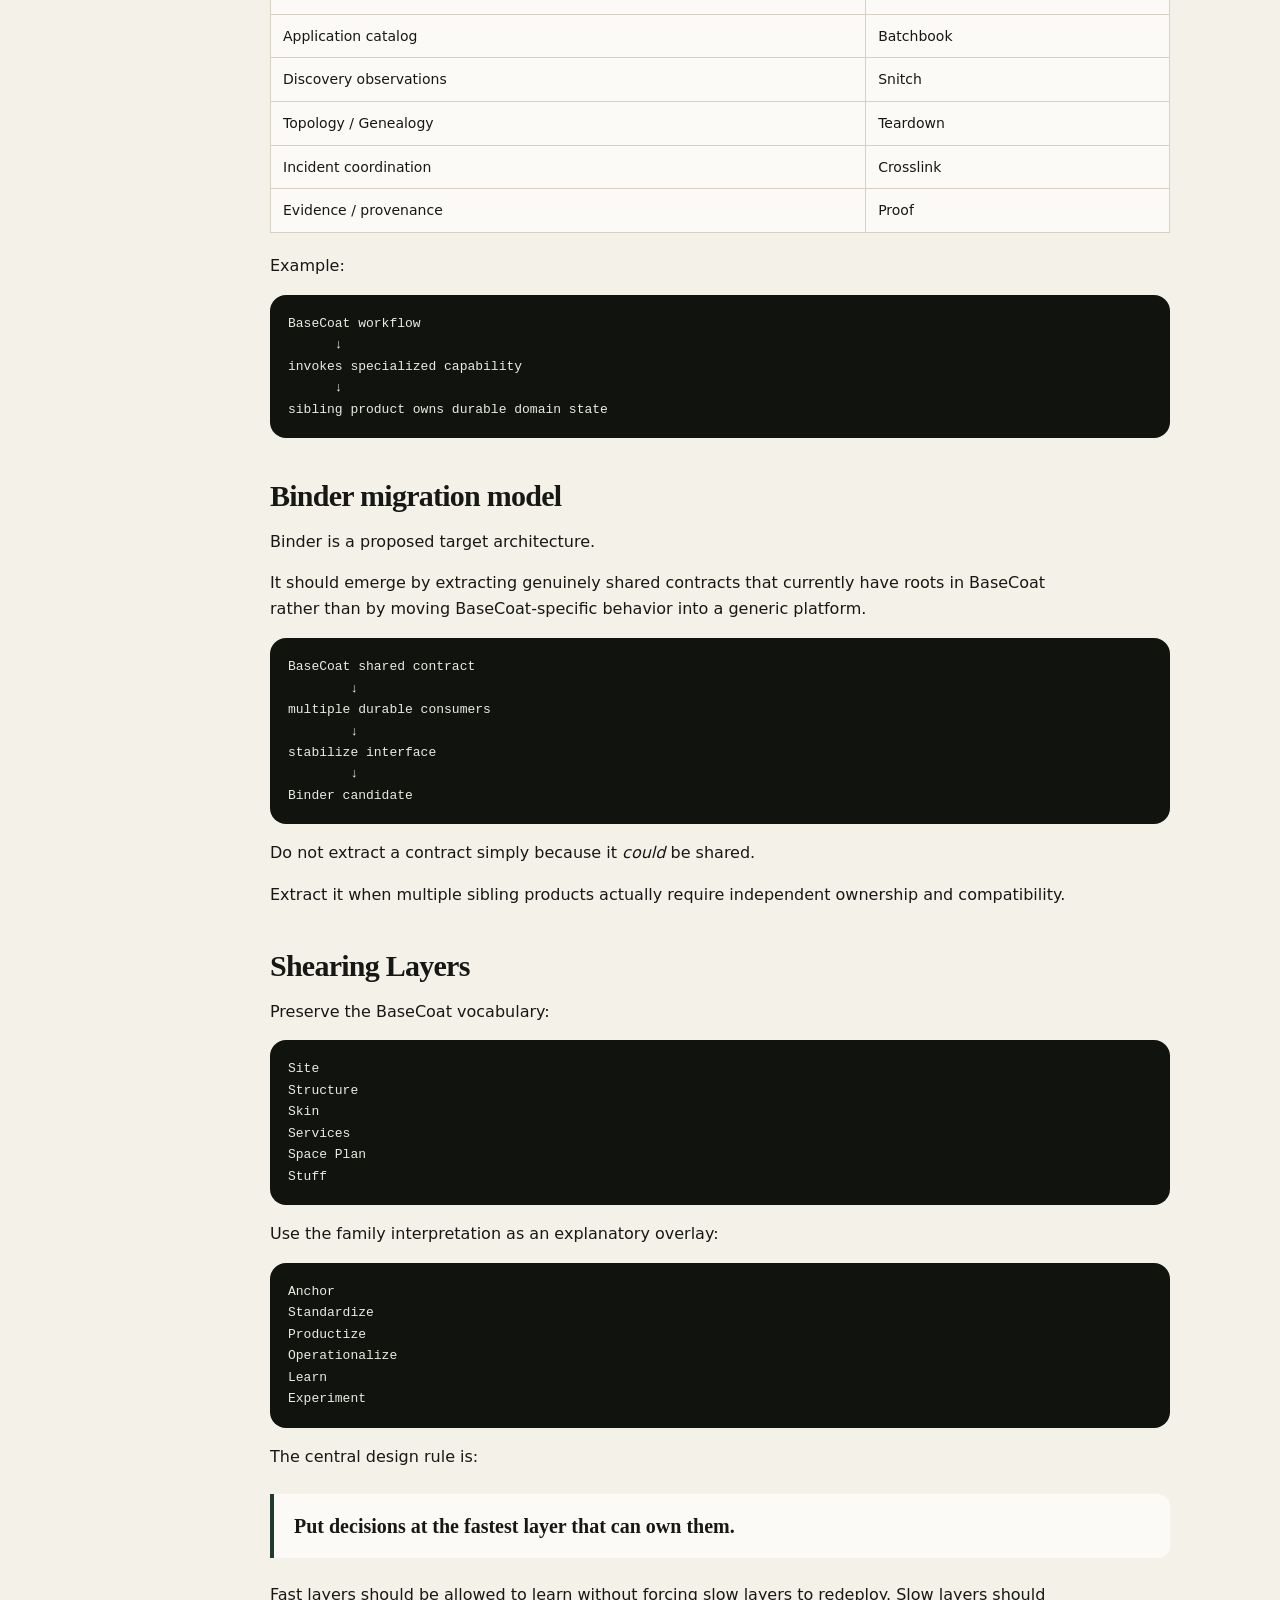
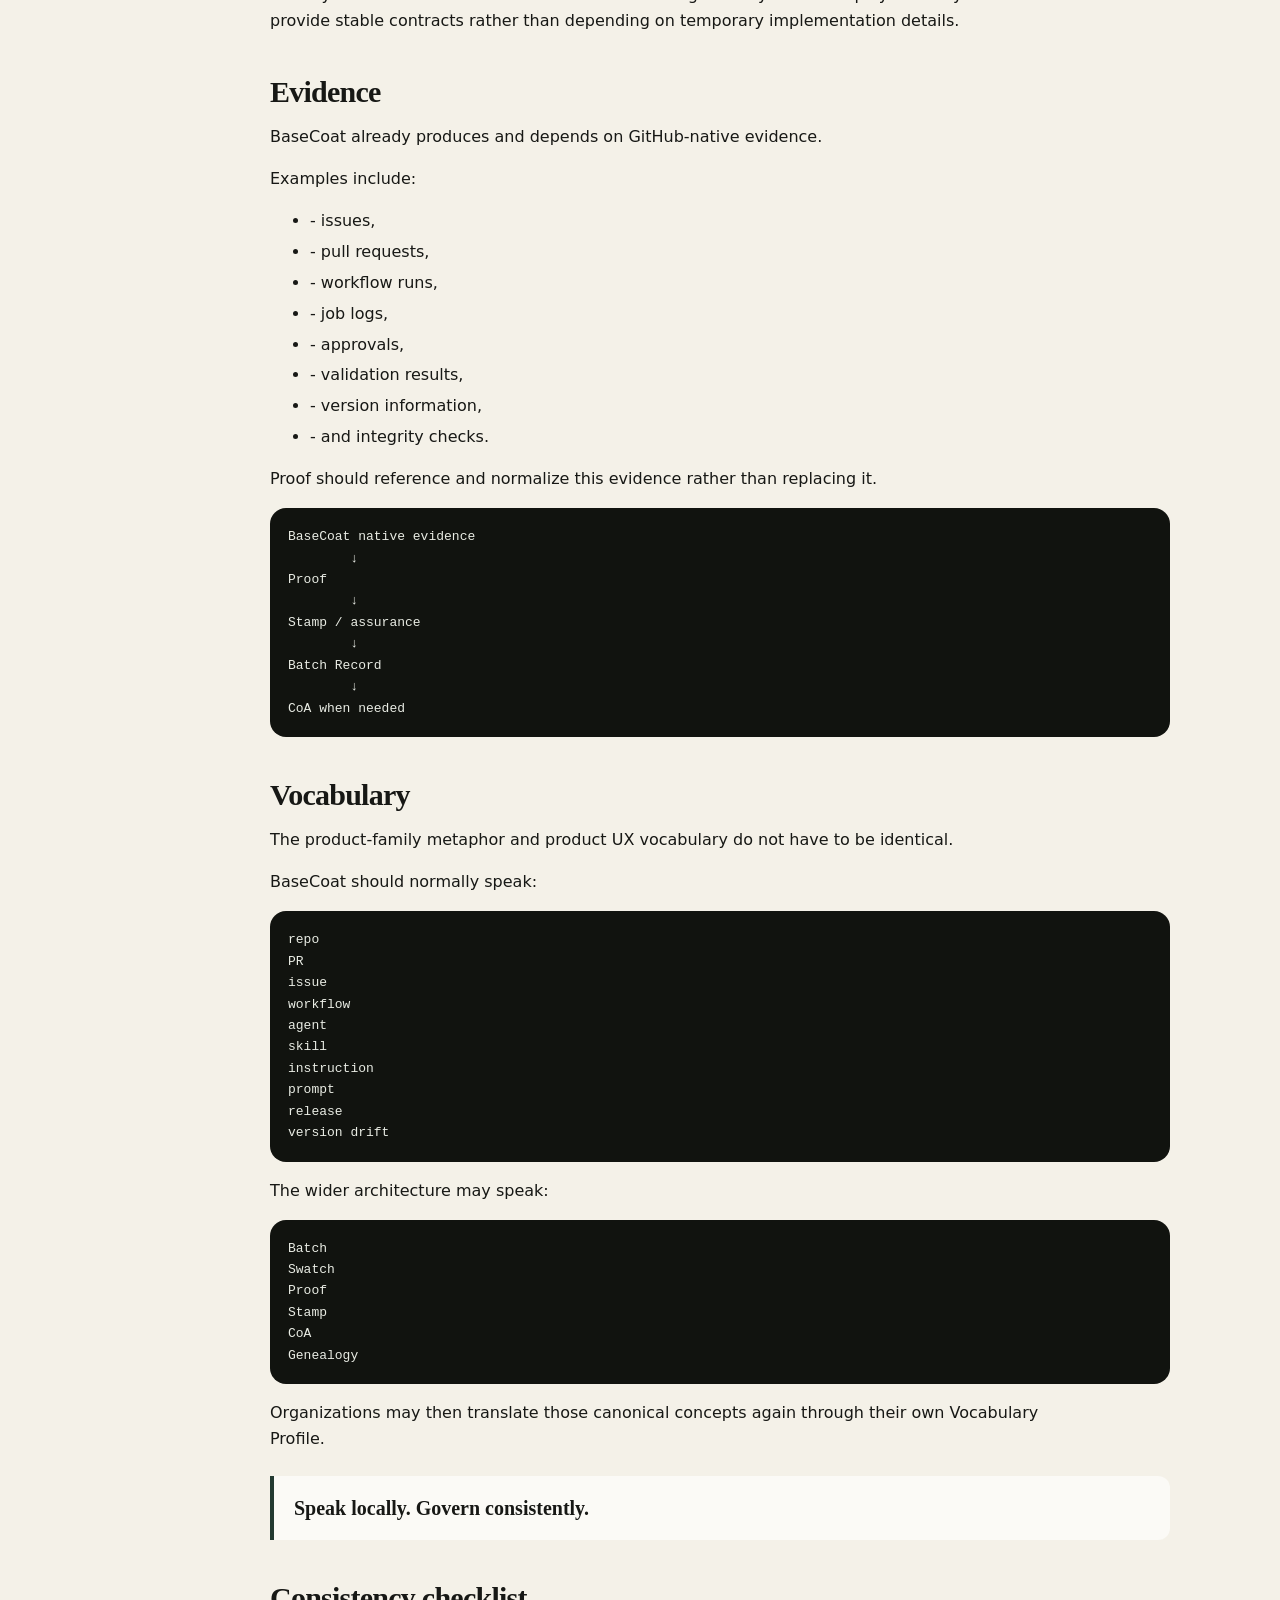
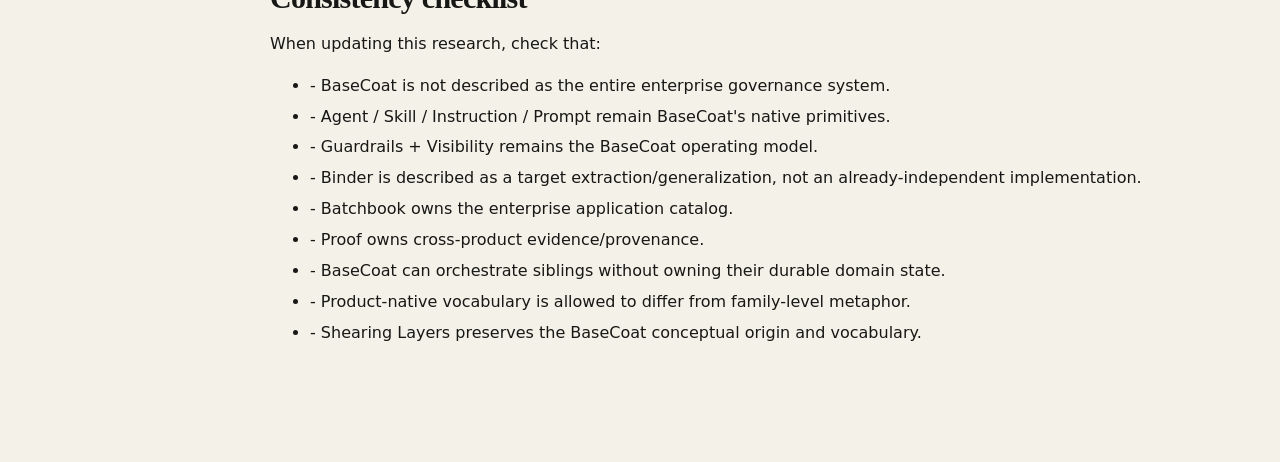
<file: site/basecoat.html>
<!doctype html><html lang="en"><head><meta charset="utf-8"><meta name="viewport" content="width=device-width,initial-scale=1"><title>BaseCoat Consistency · AI SDLC Governance</title><link rel="stylesheet" href="styles.css"></head>
<body data-page="basecoat"><header class="topbar"><a class="brand" href="index.html"><span class="brand-mark">AI</span><span><strong>AI SDLC Governance</strong><small>working architecture</small></span></a><div class="top-actions"><button id="searchButton">Search</button><button id="themeButton">Theme</button></div></header>
<div class="shell"><aside class="sidebar"><nav><a class="nav-link" data-page="home" href="index.html">Start Here</a>
<a class="nav-link" data-page="governance" href="governance.html">Governance</a>
<a class="nav-link" data-page="family" href="family.html">Product Family</a>
<a class="nav-link" data-page="information" href="information-model.html">Information Model</a>
<a class="nav-link" data-page="deployment" href="deployment.html">Deployment</a>
<a class="nav-link" data-page="adoption" href="adoption.html">Adoption</a>
<a class="nav-link" data-page="proof" href="proof.html">Evidence</a>
<a class="nav-link" data-page="compliance" href="compliance.html">Compliance</a>
<a class="nav-link" data-page="basecoat" href="basecoat.html">BaseCoat Alignment</a>
<a class="nav-link" data-page="sheen" href="sheen.html">Sheen Alignment</a>
<a class="nav-link" data-page="history" href="history.html">History</a>
<a class="nav-link" data-page="roadmap" href="roadmap.html">Roadmap</a>
<a class="nav-link" data-page="research" href="research.html">Research Archive</a></nav><div class="sidebar-note">Living design system</div></aside><main class="content"><article class="markdown-body"><h1 id='basecoat-consistency-and-integration'>BaseCoat Consistency and Integration</h1>
<p>This document records how the broader AI SDLC Governance family aligns with the current public BaseCoat implementation.</p>
<h2 id='canonical-basecoat-role'>Canonical BaseCoat role</h2>
<blockquote><strong>BaseCoat is the shared operating layer for governed GitHub Copilot work.</strong></blockquote>
<p>It provides composable agents, skills, instructions, and prompts that help route AI-assisted engineering work through intent, evidence, validation, approval boundaries, and GitHub-native visibility.</p>
<p>BaseCoat is one product in the broader governance family. It is not the entire family control plane.</p>
<h2 id='native-basecoat-primitives'>Native BaseCoat primitives</h2>
<pre><code class="language-text">Agent
Skill
Instruction
Prompt</code></pre>
<p>The <code>/basecoat</code> router provides the common entry point above those primitives.</p>
<h2 id='native-basecoat-operating-model'>Native BaseCoat operating model</h2>
<pre><code class="language-text">Guardrails Plane
agents · skills · instructions · prompts

            +

Visibility Plane
issues · pull requests · workflows · milestones / projects</code></pre>
<p>The wider family also uses a separate architectural distinction:</p>
<pre><code class="language-text">Control Plane ↔ Execution Plane</code></pre>
<p>The two models are complementary.</p>
<h2 id='scope-boundary'>Scope boundary</h2>
<p>BaseCoat can provide workflows that touch testing, UX, inventory, incidents, compliance, or other SDLC domains.</p>
<p>The sibling products should still own the durable domain model:</p>
<div class='table-wrap'><table><thead><tr><th>Domain</th><th>Durable owner</th></tr></thead><tbody>
<tr><td>AI-assisted engineering governance</td><td>BaseCoat</td></tr>
<tr><td>Experience / UI governance</td><td>Sheen</td></tr>
<tr><td>Tests / evaluations</td><td>Adhesion</td></tr>
<tr><td>Application catalog</td><td>Batchbook</td></tr>
<tr><td>Discovery observations</td><td>Snitch</td></tr>
<tr><td>Topology / Genealogy</td><td>Teardown</td></tr>
<tr><td>Incident coordination</td><td>Crosslink</td></tr>
<tr><td>Evidence / provenance</td><td>Proof</td></tr>
</tbody></table></div>
<p>Example:</p>
<pre><code class="language-text">BaseCoat workflow
      ↓
invokes specialized capability
      ↓
sibling product owns durable domain state</code></pre>
<h2 id='binder-migration-model'>Binder migration model</h2>
<p>Binder is a proposed target architecture.</p>
<p>It should emerge by extracting genuinely shared contracts that currently have roots in BaseCoat rather than by moving BaseCoat-specific behavior into a generic platform.</p>
<pre><code class="language-text">BaseCoat shared contract
        ↓
multiple durable consumers
        ↓
stabilize interface
        ↓
Binder candidate</code></pre>
<p>Do not extract a contract simply because it <em>could</em> be shared.</p>
<p>Extract it when multiple sibling products actually require independent ownership and compatibility.</p>
<h2 id='shearing-layers'>Shearing Layers</h2>
<p>Preserve the BaseCoat vocabulary:</p>
<pre><code class="language-text">Site
Structure
Skin
Services
Space Plan
Stuff</code></pre>
<p>Use the family interpretation as an explanatory overlay:</p>
<pre><code class="language-text">Anchor
Standardize
Productize
Operationalize
Learn
Experiment</code></pre>
<p>The central design rule is:</p>
<blockquote><strong>Put decisions at the fastest layer that can own them.</strong></blockquote>
<p>Fast layers should be allowed to learn without forcing slow layers to redeploy. Slow layers should provide stable contracts rather than depending on temporary implementation details.</p>
<h2 id='evidence'>Evidence</h2>
<p>BaseCoat already produces and depends on GitHub-native evidence.</p>
<p>Examples include:</p>
<ul>
<li>- issues,</li>
<li>- pull requests,</li>
<li>- workflow runs,</li>
<li>- job logs,</li>
<li>- approvals,</li>
<li>- validation results,</li>
<li>- version information,</li>
<li>- and integrity checks.</li>
</ul>
<p>Proof should reference and normalize this evidence rather than replacing it.</p>
<pre><code class="language-text">BaseCoat native evidence
        ↓
Proof
        ↓
Stamp / assurance
        ↓
Batch Record
        ↓
CoA when needed</code></pre>
<h2 id='vocabulary'>Vocabulary</h2>
<p>The product-family metaphor and product UX vocabulary do not have to be identical.</p>
<p>BaseCoat should normally speak:</p>
<pre><code class="language-text">repo
PR
issue
workflow
agent
skill
instruction
prompt
release
version drift</code></pre>
<p>The wider architecture may speak:</p>
<pre><code class="language-text">Batch
Swatch
Proof
Stamp
CoA
Genealogy</code></pre>
<p>Organizations may then translate those canonical concepts again through their own Vocabulary Profile.</p>
<blockquote><strong>Speak locally. Govern consistently.</strong></blockquote>
<h2 id='consistency-checklist'>Consistency checklist</h2>
<p>When updating this research, check that:</p>
<ul>
<li>- BaseCoat is not described as the entire enterprise governance system.</li>
<li>- Agent / Skill / Instruction / Prompt remain BaseCoat&#x27;s native primitives.</li>
<li>- Guardrails + Visibility remains the BaseCoat operating model.</li>
<li>- Binder is described as a target extraction/generalization, not an already-independent implementation.</li>
<li>- Batchbook owns the enterprise application catalog.</li>
<li>- Proof owns cross-product evidence/provenance.</li>
<li>- BaseCoat can orchestrate siblings without owning their durable domain state.</li>
<li>- Product-native vocabulary is allowed to differ from family-level metaphor.</li>
<li>- Shearing Layers preserves the BaseCoat conceptual origin and vocabulary.</li>
</ul></article></main></div>
<dialog id="searchDialog"><form method="dialog" class="search-panel"><div class="search-head"><strong>Search</strong><button value="close">Close</button></div><input id="searchInput" type="search" placeholder="Search governance, Batchbook, Proof, BaseCoat, Sheen…"><div id="searchResults" class="search-results"></div></form></dialog><script src="app.js"></script></body></html>
</file>
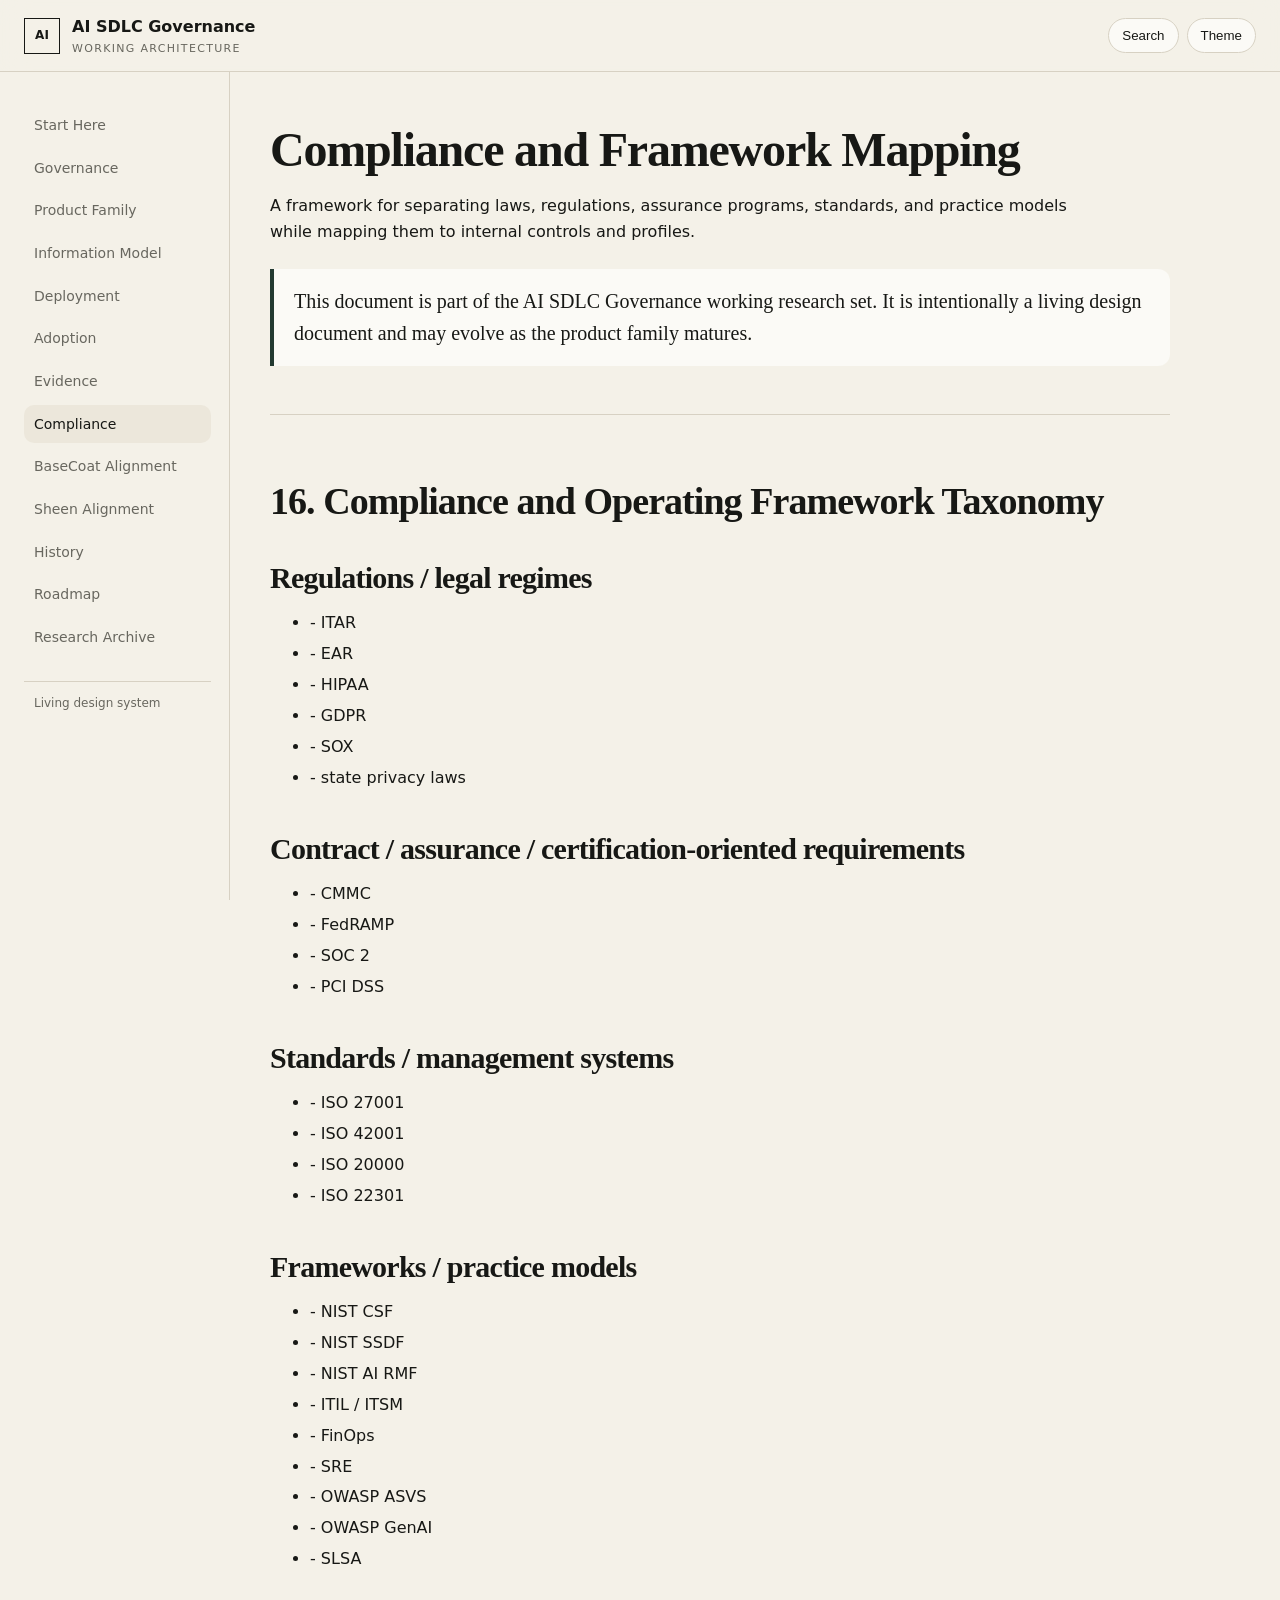
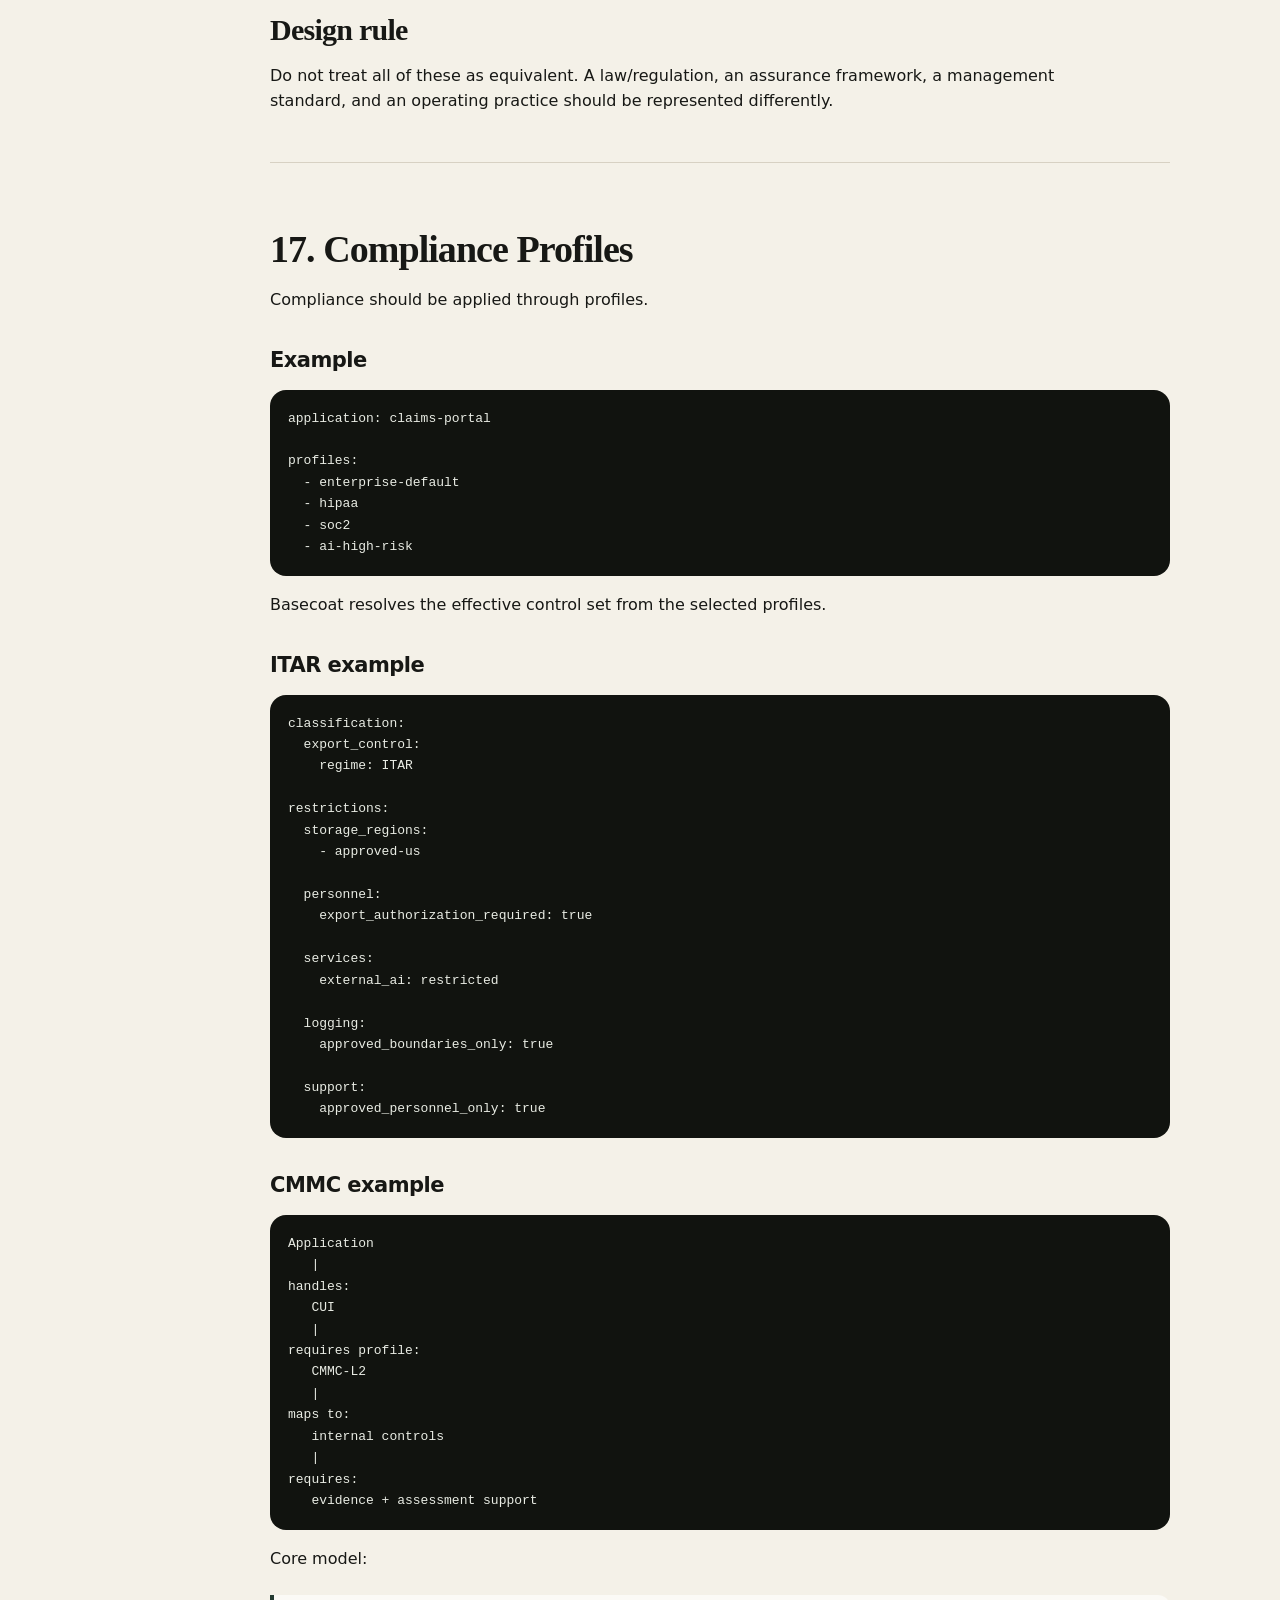
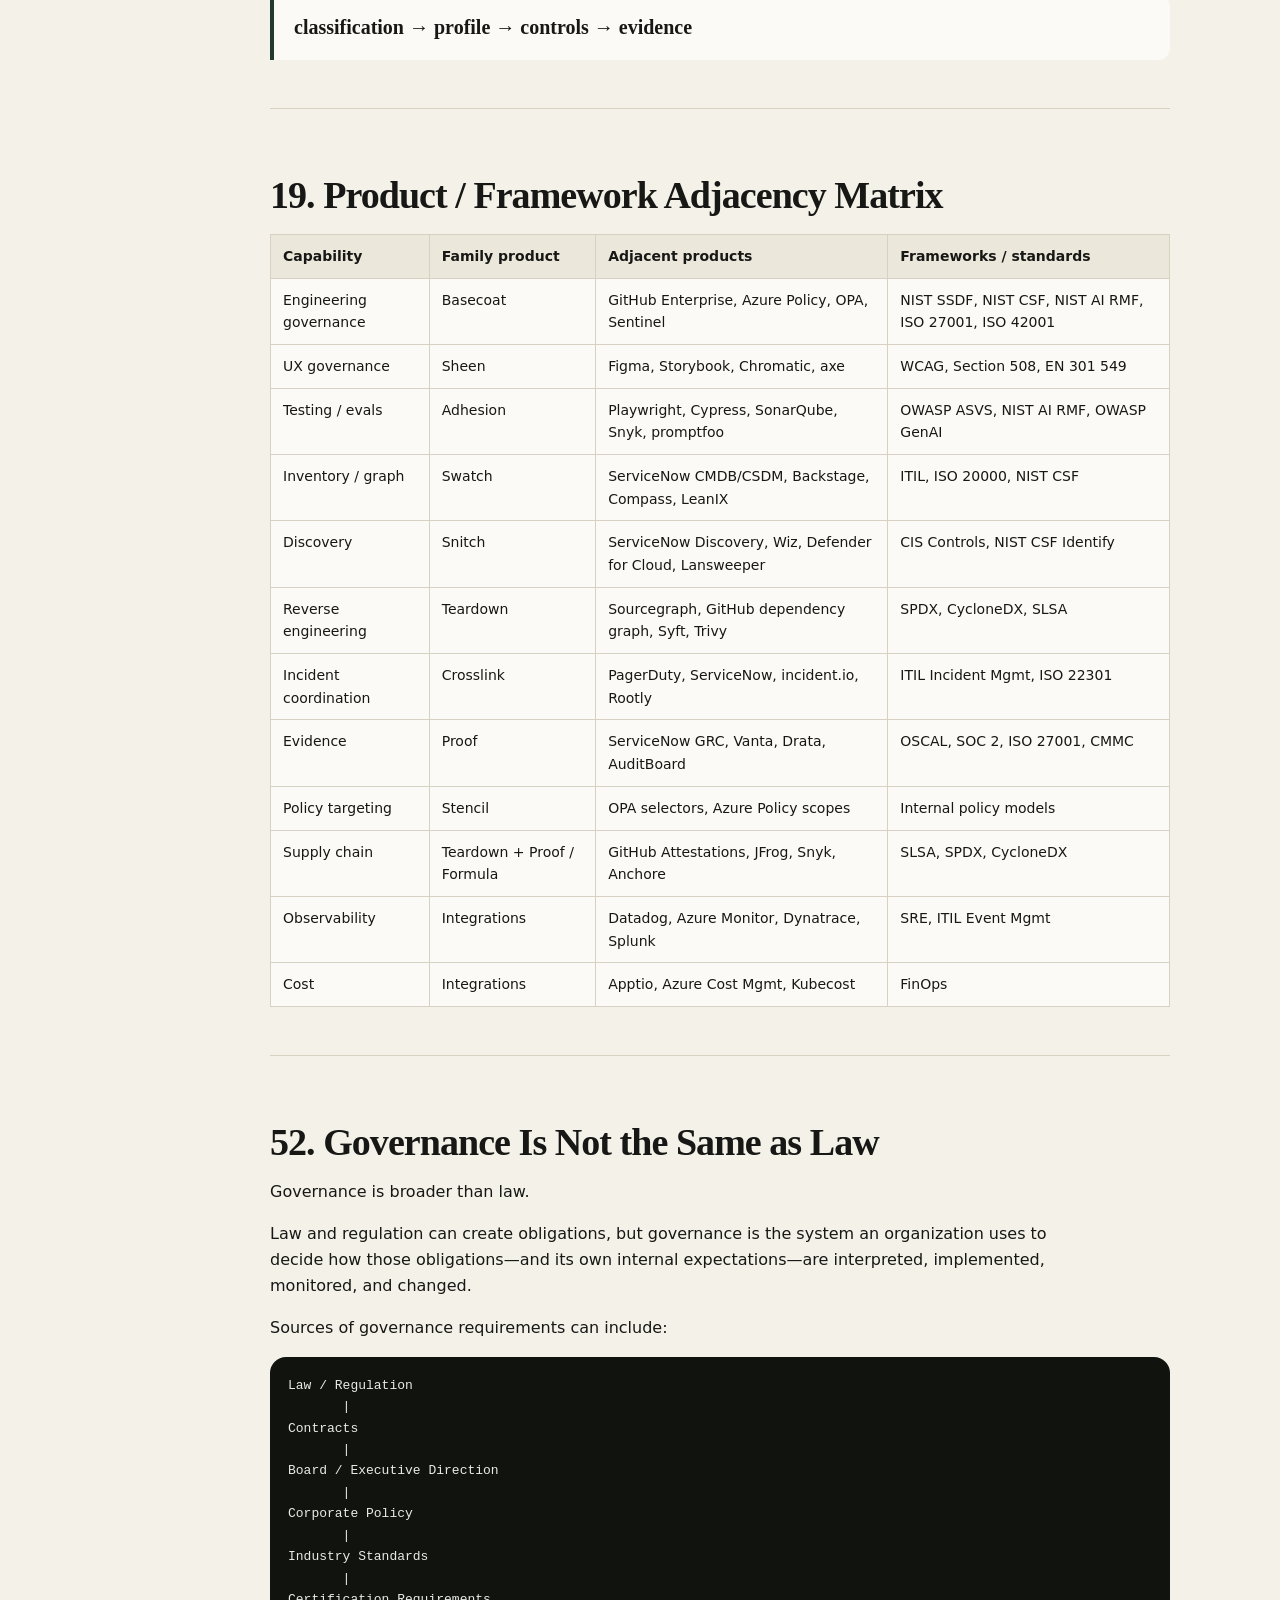
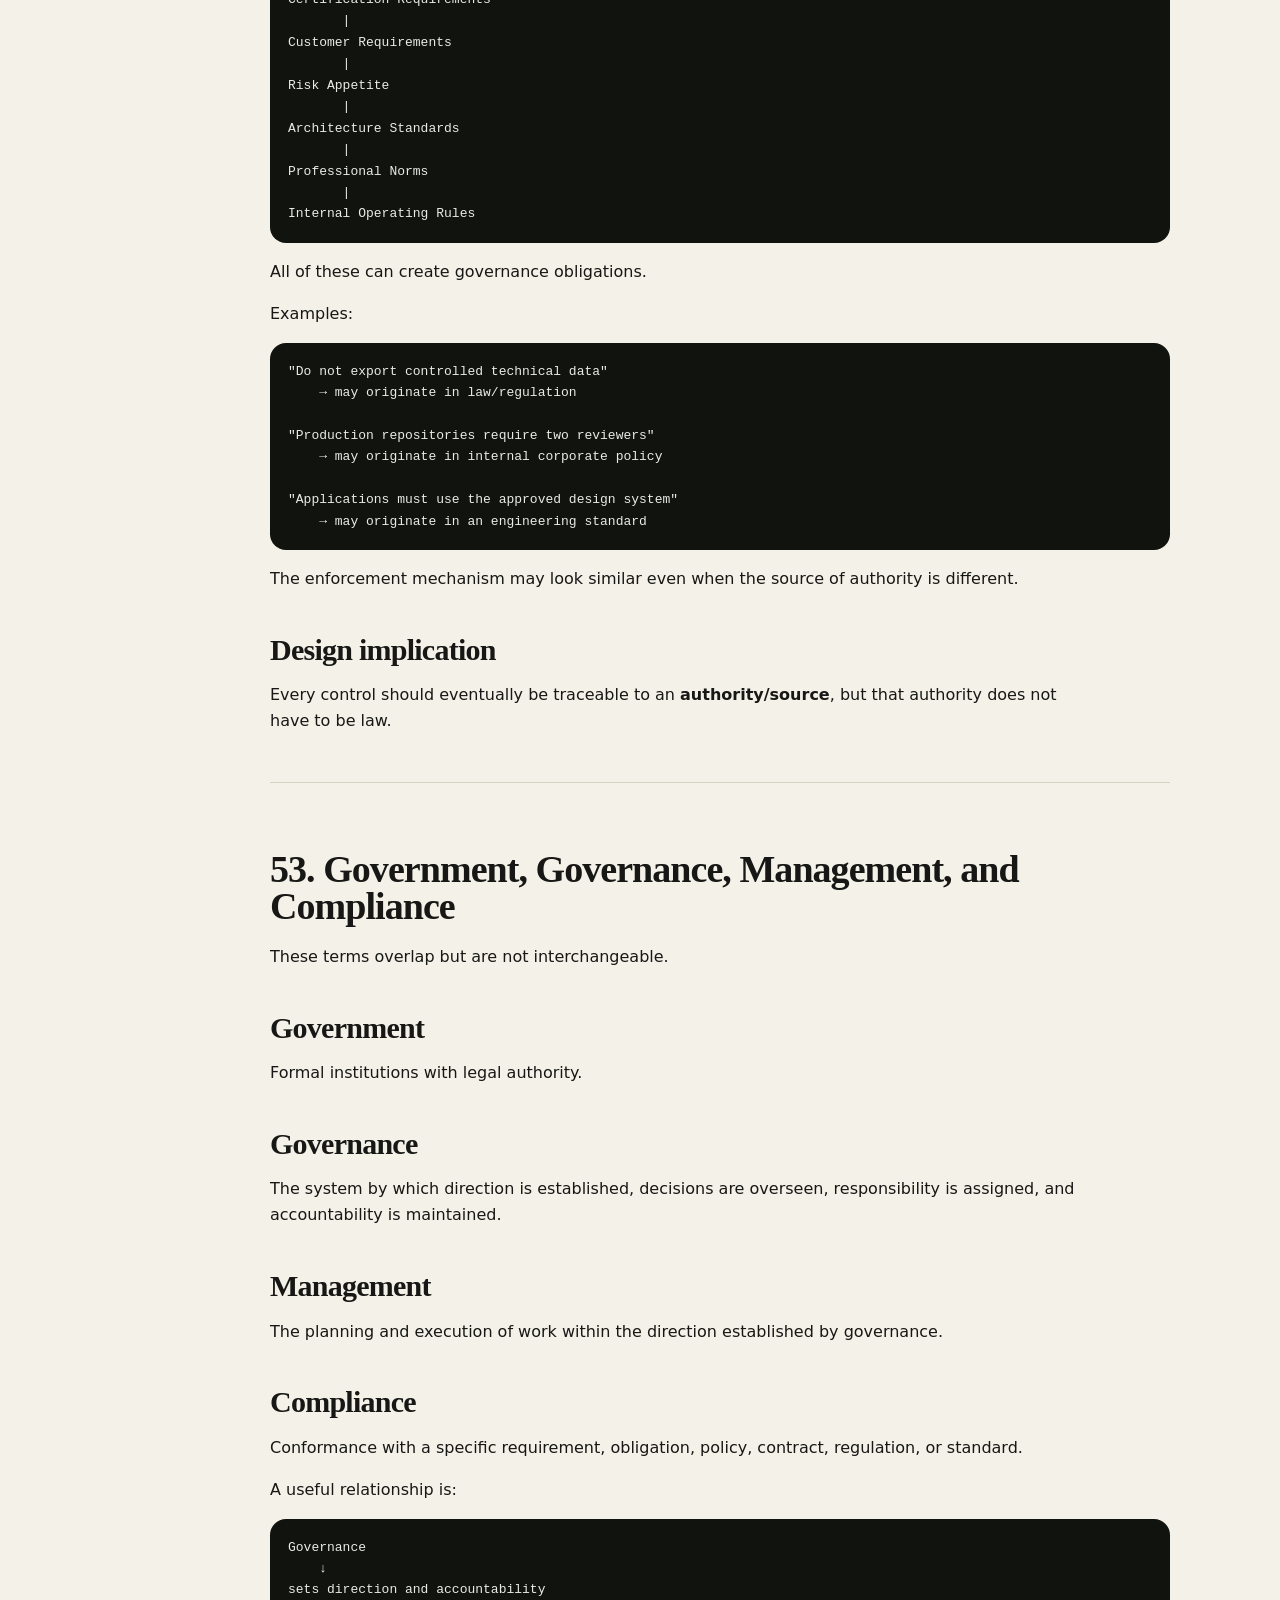
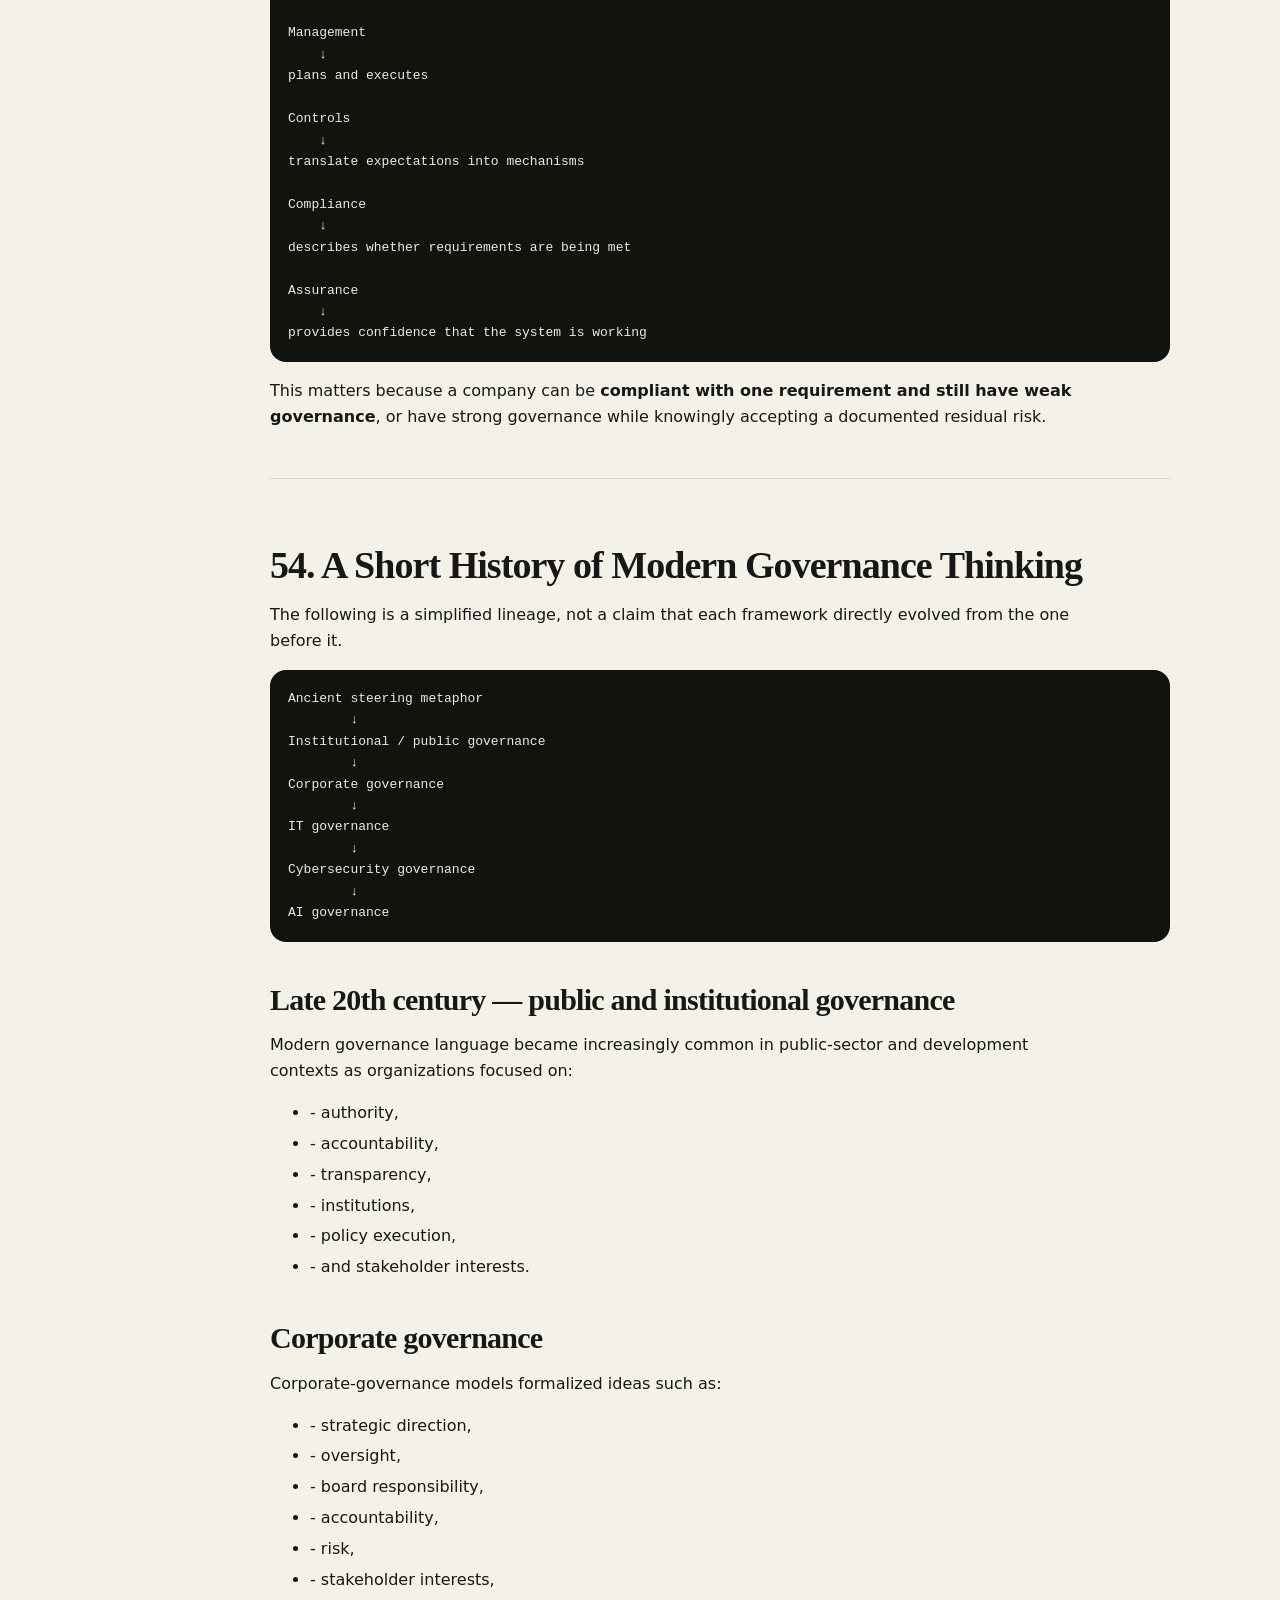
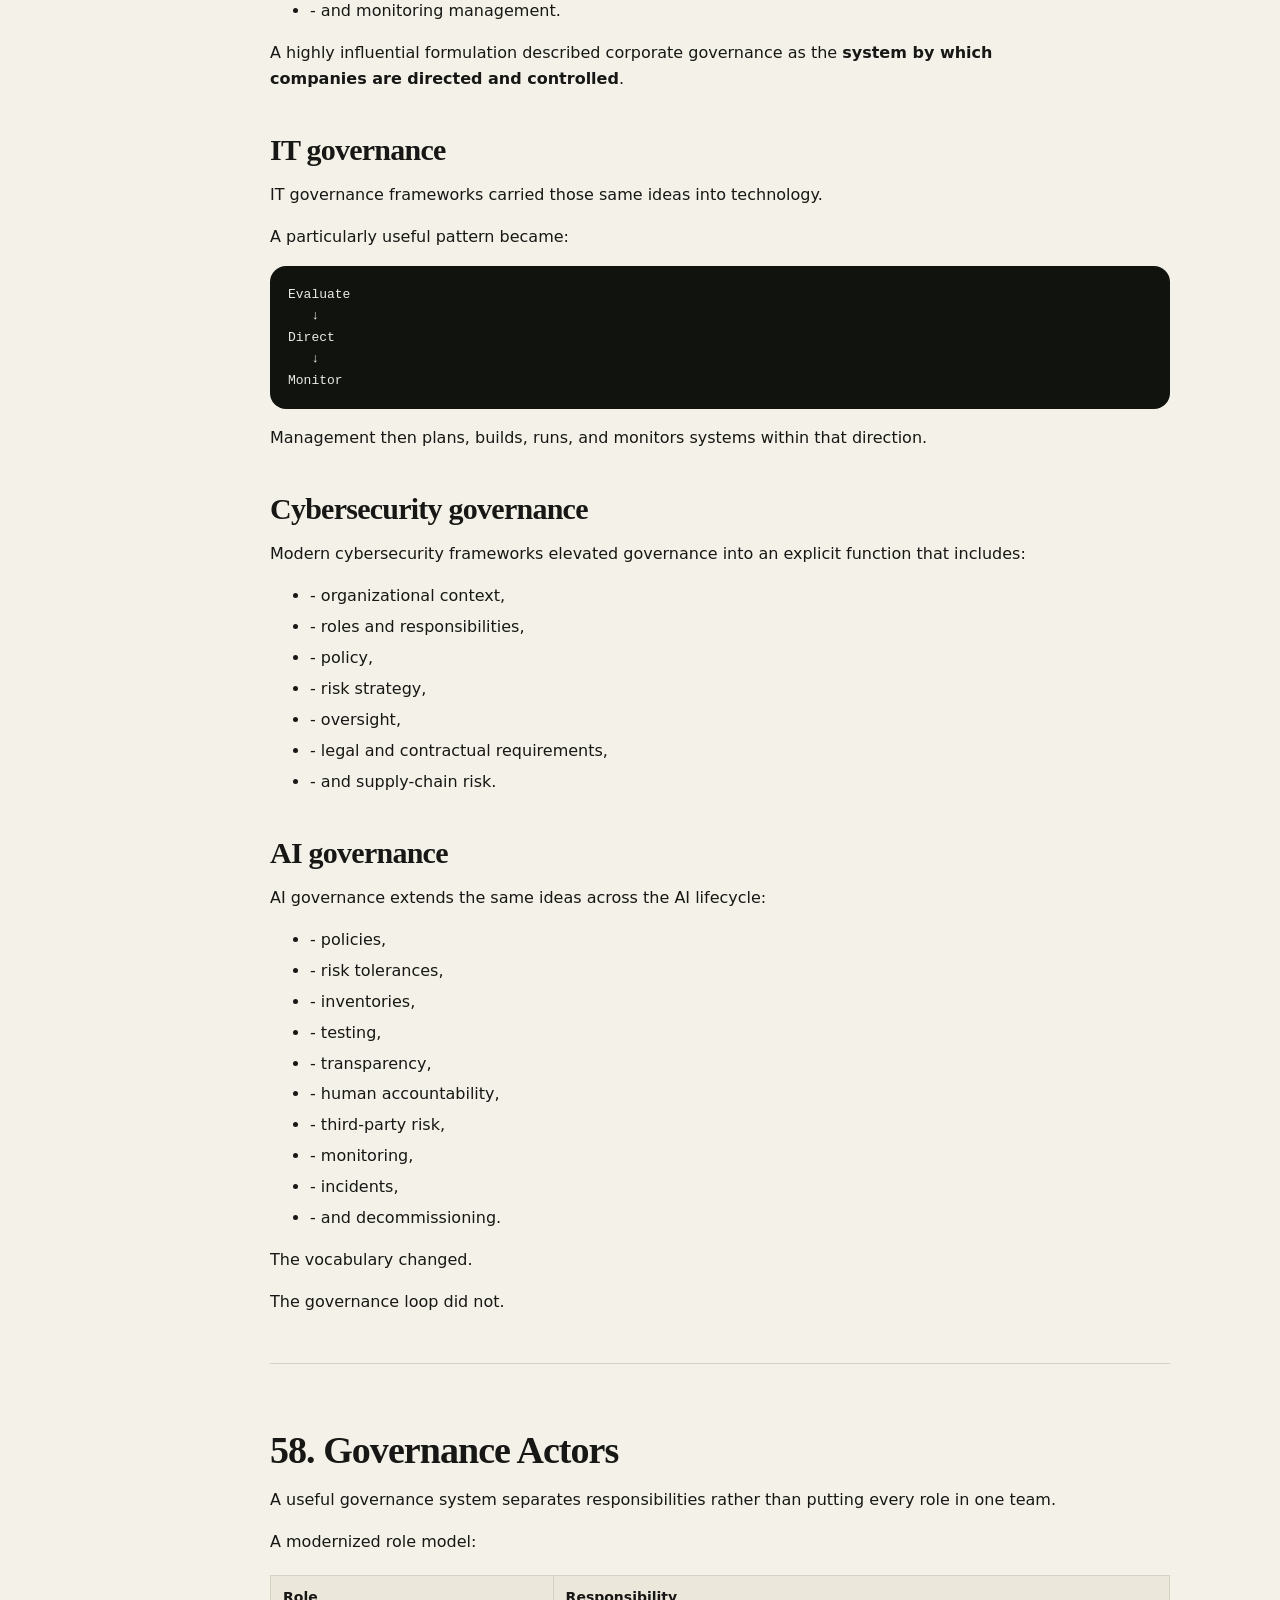
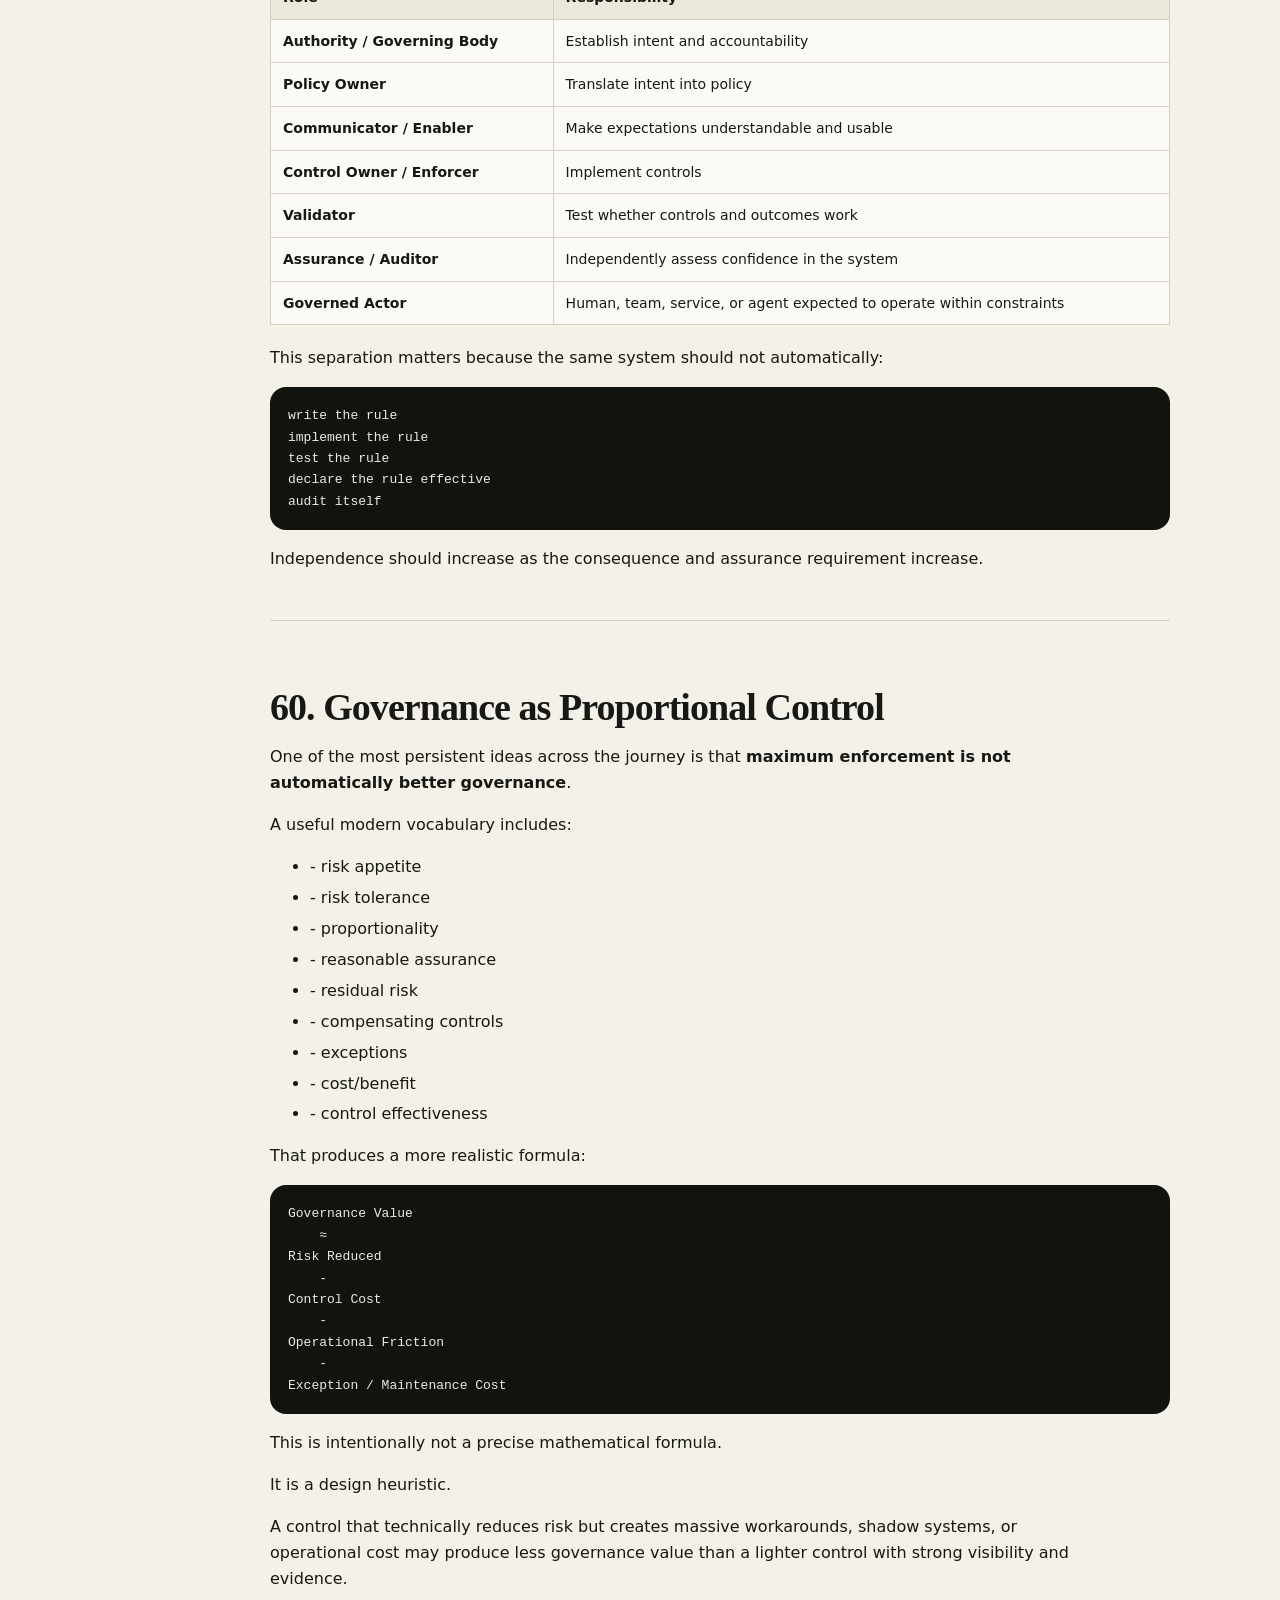
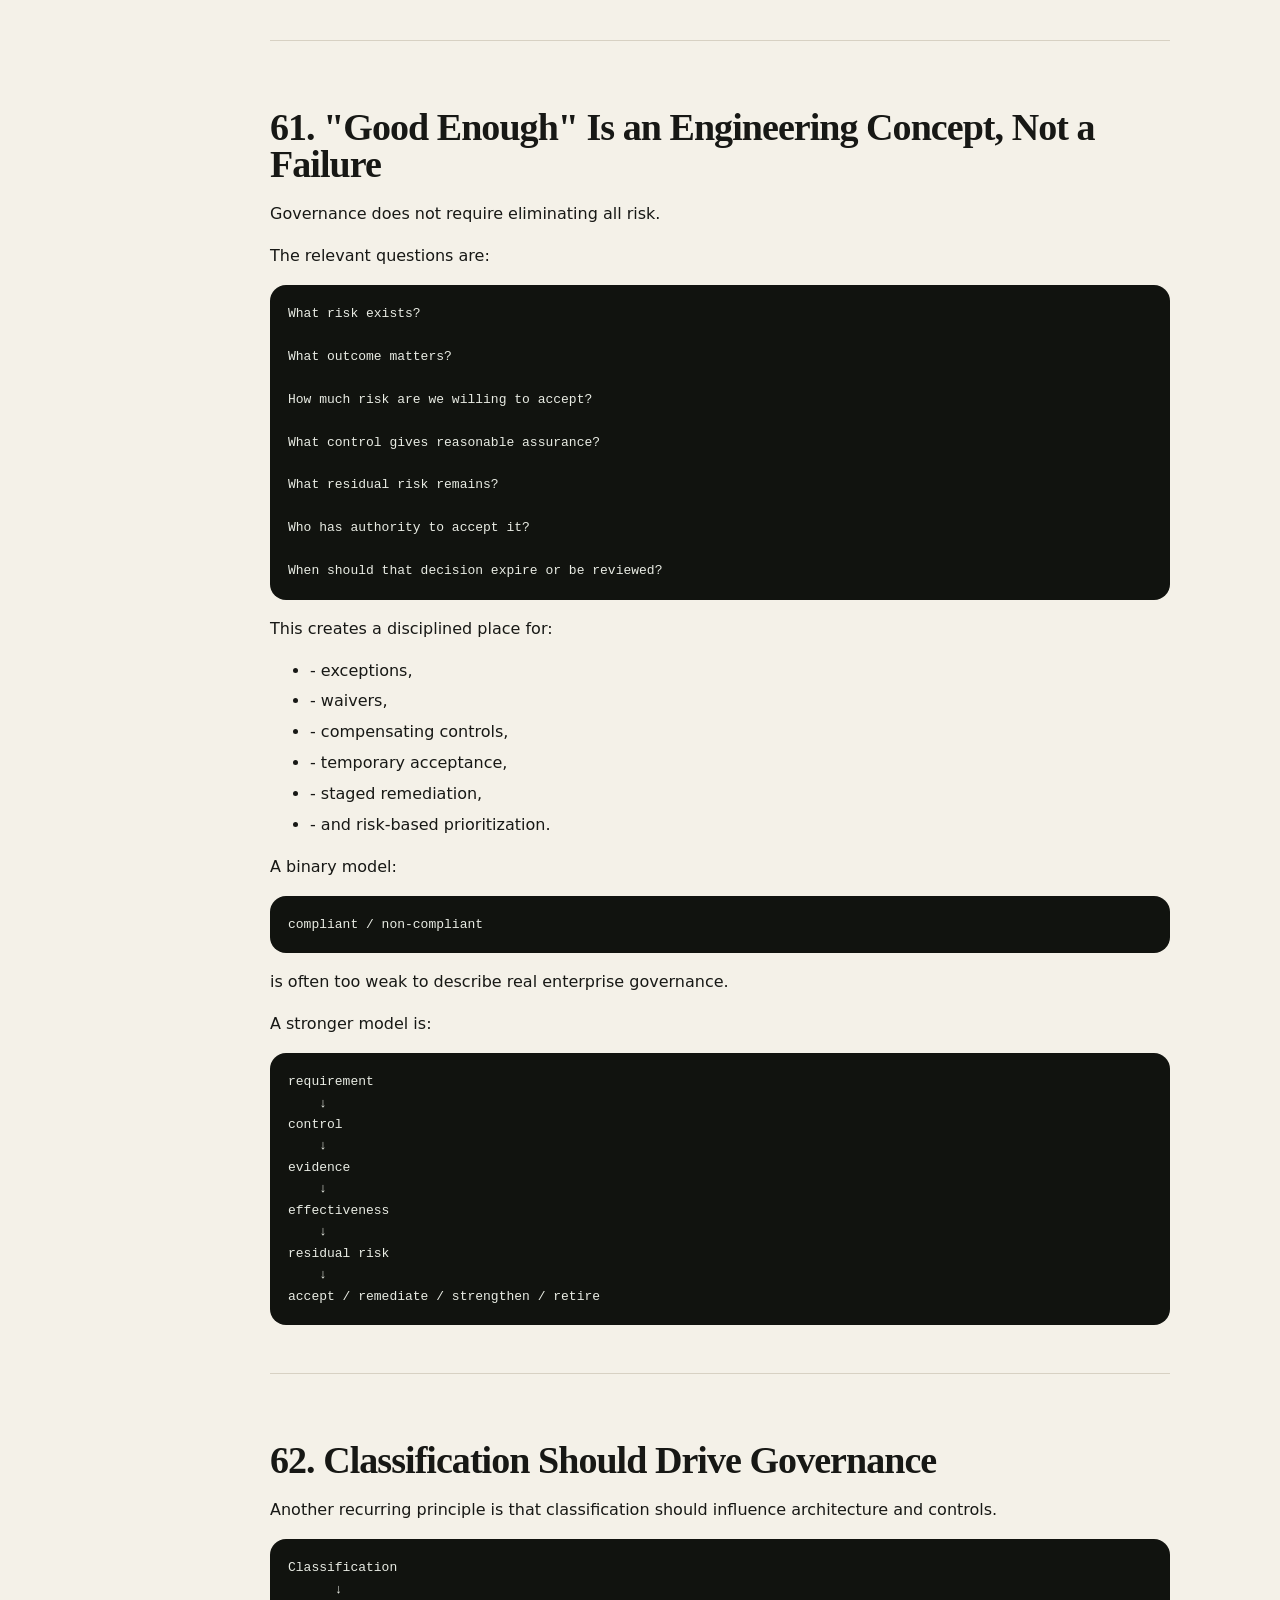
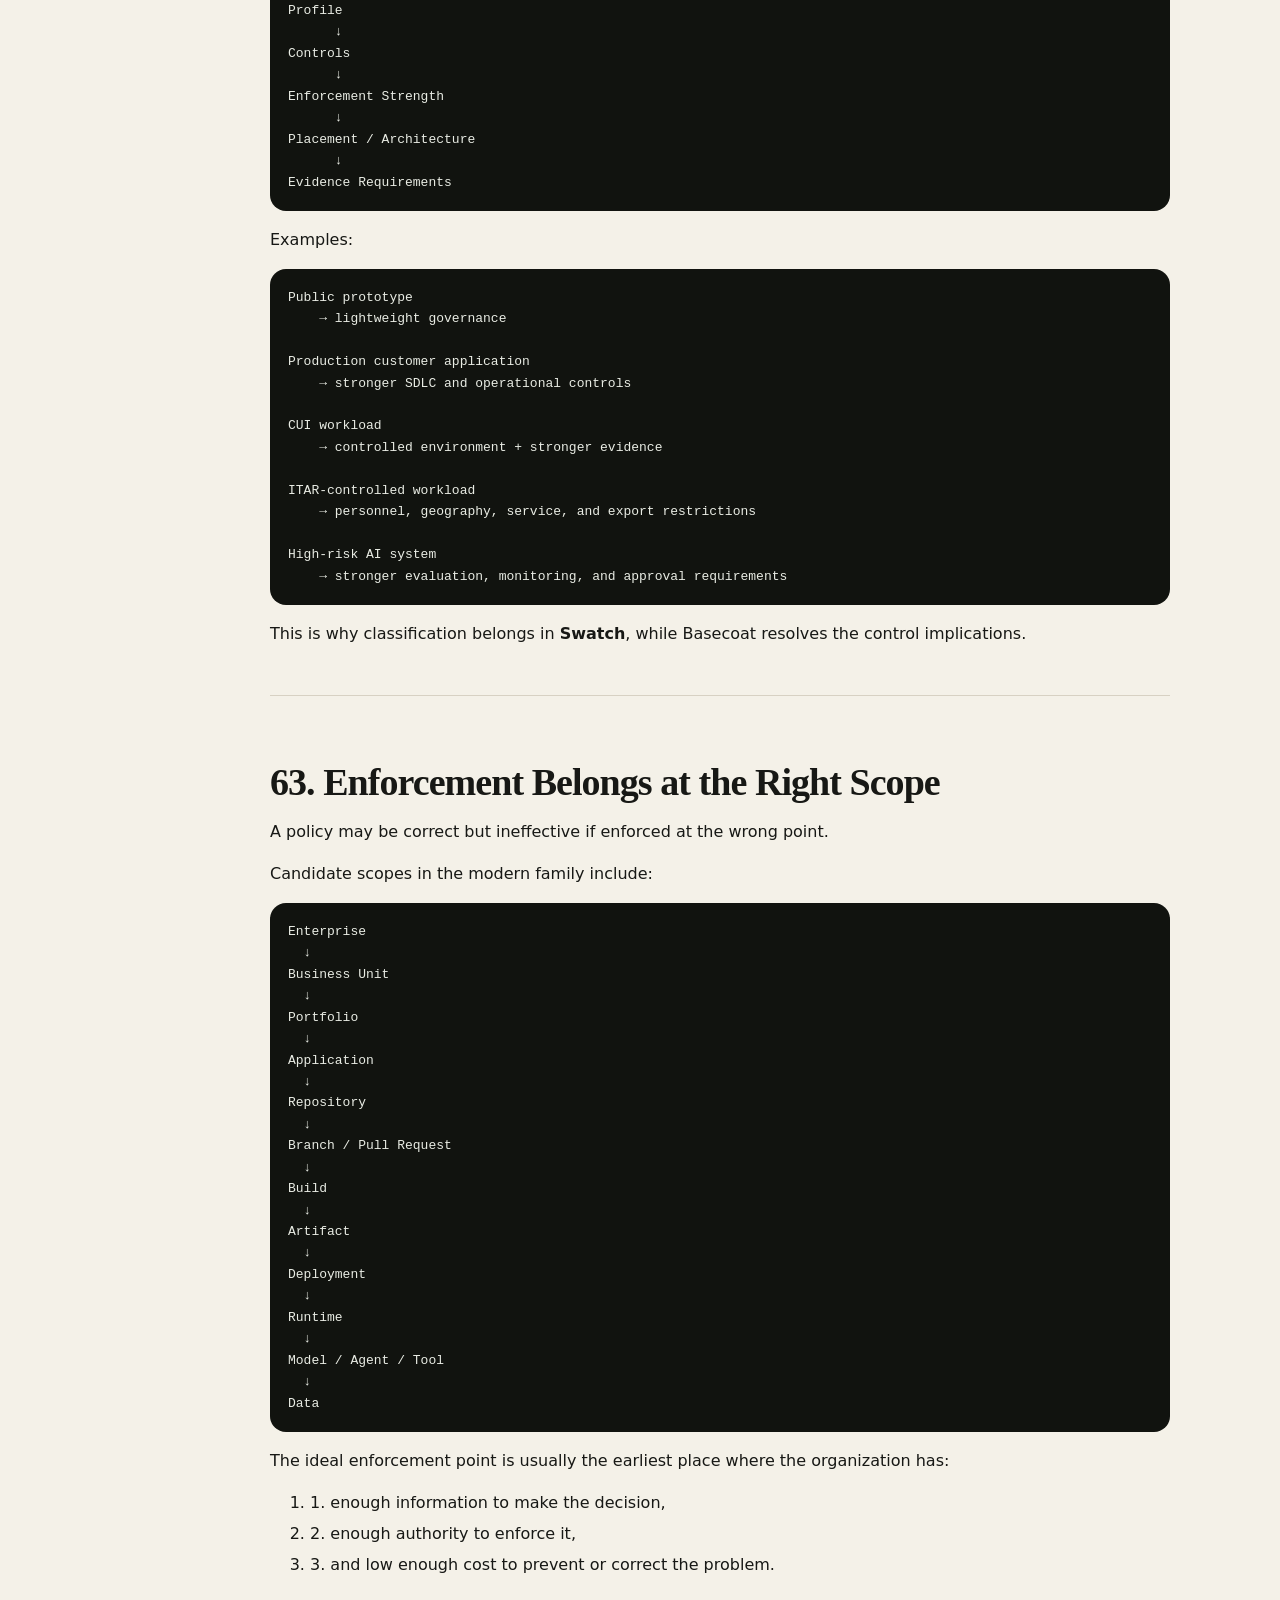
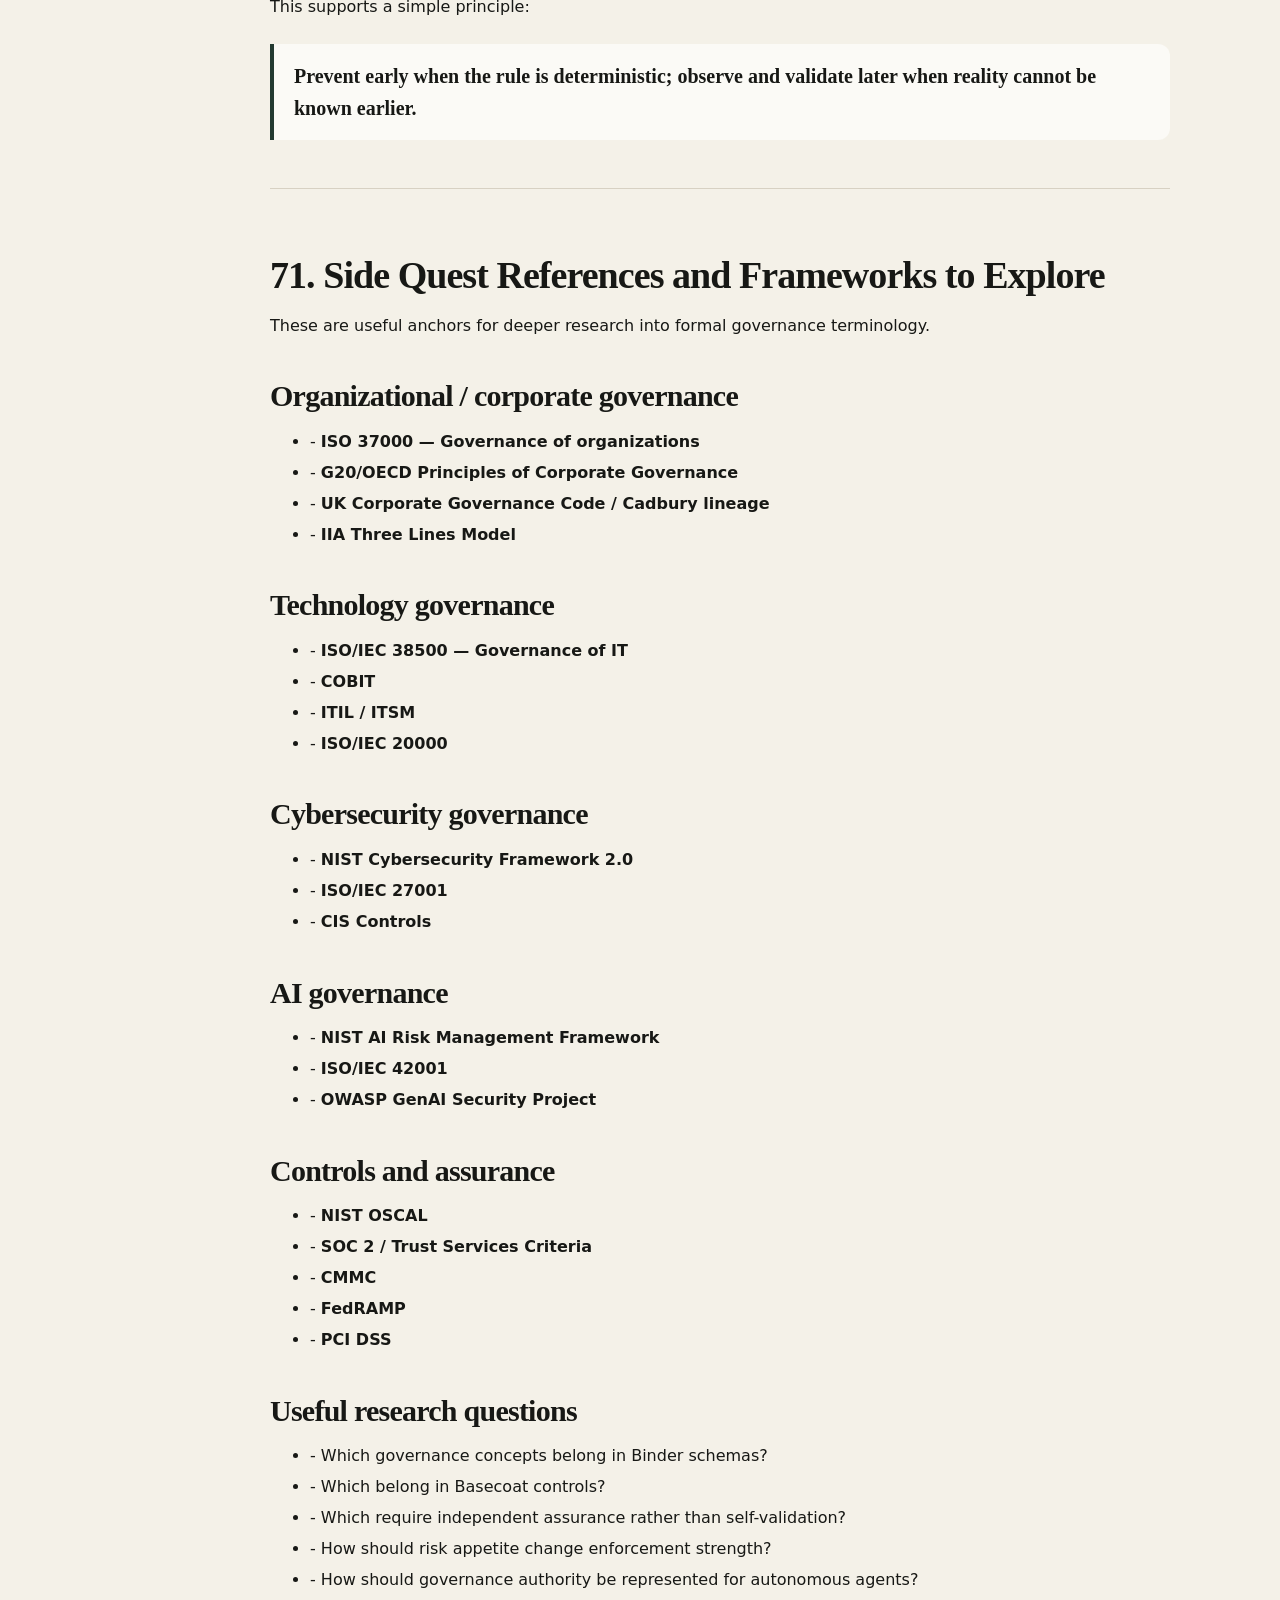
<file: site/compliance.html>
<!doctype html><html lang="en"><head><meta charset="utf-8"><meta name="viewport" content="width=device-width,initial-scale=1"><title>Compliance &amp; Frameworks · AI SDLC Governance</title><link rel="stylesheet" href="styles.css"></head>
<body data-page="compliance"><header class="topbar"><a class="brand" href="index.html"><span class="brand-mark">AI</span><span><strong>AI SDLC Governance</strong><small>working architecture</small></span></a><div class="top-actions"><button id="searchButton">Search</button><button id="themeButton">Theme</button></div></header>
<div class="shell"><aside class="sidebar"><nav><a class="nav-link" data-page="home" href="index.html">Start Here</a>
<a class="nav-link" data-page="governance" href="governance.html">Governance</a>
<a class="nav-link" data-page="family" href="family.html">Product Family</a>
<a class="nav-link" data-page="information" href="information-model.html">Information Model</a>
<a class="nav-link" data-page="deployment" href="deployment.html">Deployment</a>
<a class="nav-link" data-page="adoption" href="adoption.html">Adoption</a>
<a class="nav-link" data-page="proof" href="proof.html">Evidence</a>
<a class="nav-link" data-page="compliance" href="compliance.html">Compliance</a>
<a class="nav-link" data-page="basecoat" href="basecoat.html">BaseCoat Alignment</a>
<a class="nav-link" data-page="sheen" href="sheen.html">Sheen Alignment</a>
<a class="nav-link" data-page="history" href="history.html">History</a>
<a class="nav-link" data-page="roadmap" href="roadmap.html">Roadmap</a>
<a class="nav-link" data-page="research" href="research.html">Research Archive</a></nav><div class="sidebar-note">Living design system</div></aside><main class="content"><article class="markdown-body"><h1 id='compliance-and-framework-mapping'>Compliance and Framework Mapping</h1>
<p>A framework for separating laws, regulations, assurance programs, standards, and practice models while mapping them to internal controls and profiles.</p>
<blockquote>This document is part of the AI SDLC Governance working research set. It is intentionally a living design document and may evolve as the product family matures.</blockquote>
<hr>
<h1 id='16-compliance-and-operating-framework-taxonomy'>16. Compliance and Operating Framework Taxonomy</h1>
<h2 id='regulations-legal-regimes'>Regulations / legal regimes</h2>
<ul>
<li>- ITAR</li>
<li>- EAR</li>
<li>- HIPAA</li>
<li>- GDPR</li>
<li>- SOX</li>
<li>- state privacy laws</li>
</ul>
<h2 id='contract-assurance-certification-oriented-requirements'>Contract / assurance / certification-oriented requirements</h2>
<ul>
<li>- CMMC</li>
<li>- FedRAMP</li>
<li>- SOC 2</li>
<li>- PCI DSS</li>
</ul>
<h2 id='standards-management-systems'>Standards / management systems</h2>
<ul>
<li>- ISO 27001</li>
<li>- ISO 42001</li>
<li>- ISO 20000</li>
<li>- ISO 22301</li>
</ul>
<h2 id='frameworks-practice-models'>Frameworks / practice models</h2>
<ul>
<li>- NIST CSF</li>
<li>- NIST SSDF</li>
<li>- NIST AI RMF</li>
<li>- ITIL / ITSM</li>
<li>- FinOps</li>
<li>- SRE</li>
<li>- OWASP ASVS</li>
<li>- OWASP GenAI</li>
<li>- SLSA</li>
</ul>
<h2 id='design-rule'>Design rule</h2>
<p>Do not treat all of these as equivalent. A law/regulation, an assurance framework, a management standard, and an operating practice should be represented differently.</p>
<hr>
<h1 id='17-compliance-profiles'>17. Compliance Profiles</h1>
<p>Compliance should be applied through profiles.</p>
<h3 id='example'>Example</h3>
<pre><code class="language-yaml">application: claims-portal

profiles:
  - enterprise-default
  - hipaa
  - soc2
  - ai-high-risk</code></pre>
<p>Basecoat resolves the effective control set from the selected profiles.</p>
<h3 id='itar-example'>ITAR example</h3>
<pre><code class="language-yaml">classification:
  export_control:
    regime: ITAR

restrictions:
  storage_regions:
    - approved-us

  personnel:
    export_authorization_required: true

  services:
    external_ai: restricted

  logging:
    approved_boundaries_only: true

  support:
    approved_personnel_only: true</code></pre>
<h3 id='cmmc-example'>CMMC example</h3>
<pre><code class="language-text">Application
   |
handles:
   CUI
   |
requires profile:
   CMMC-L2
   |
maps to:
   internal controls
   |
requires:
   evidence + assessment support</code></pre>
<p>Core model:</p>
<blockquote><strong>classification → profile → controls → evidence</strong></blockquote>
<hr>
<h1 id='19-product-framework-adjacency-matrix'>19. Product / Framework Adjacency Matrix</h1>
<div class='table-wrap'><table><thead><tr><th>Capability</th><th>Family product</th><th>Adjacent products</th><th>Frameworks / standards</th></tr></thead><tbody>
<tr><td>Engineering governance</td><td>Basecoat</td><td>GitHub Enterprise, Azure Policy, OPA, Sentinel</td><td>NIST SSDF, NIST CSF, NIST AI RMF, ISO 27001, ISO 42001</td></tr>
<tr><td>UX governance</td><td>Sheen</td><td>Figma, Storybook, Chromatic, axe</td><td>WCAG, Section 508, EN 301 549</td></tr>
<tr><td>Testing / evals</td><td>Adhesion</td><td>Playwright, Cypress, SonarQube, Snyk, promptfoo</td><td>OWASP ASVS, NIST AI RMF, OWASP GenAI</td></tr>
<tr><td>Inventory / graph</td><td>Swatch</td><td>ServiceNow CMDB/CSDM, Backstage, Compass, LeanIX</td><td>ITIL, ISO 20000, NIST CSF</td></tr>
<tr><td>Discovery</td><td>Snitch</td><td>ServiceNow Discovery, Wiz, Defender for Cloud, Lansweeper</td><td>CIS Controls, NIST CSF Identify</td></tr>
<tr><td>Reverse engineering</td><td>Teardown</td><td>Sourcegraph, GitHub dependency graph, Syft, Trivy</td><td>SPDX, CycloneDX, SLSA</td></tr>
<tr><td>Incident coordination</td><td>Crosslink</td><td>PagerDuty, ServiceNow, incident.io, Rootly</td><td>ITIL Incident Mgmt, ISO 22301</td></tr>
<tr><td>Evidence</td><td>Proof</td><td>ServiceNow GRC, Vanta, Drata, AuditBoard</td><td>OSCAL, SOC 2, ISO 27001, CMMC</td></tr>
<tr><td>Policy targeting</td><td>Stencil</td><td>OPA selectors, Azure Policy scopes</td><td>Internal policy models</td></tr>
<tr><td>Supply chain</td><td>Teardown + Proof / Formula</td><td>GitHub Attestations, JFrog, Snyk, Anchore</td><td>SLSA, SPDX, CycloneDX</td></tr>
<tr><td>Observability</td><td>Integrations</td><td>Datadog, Azure Monitor, Dynatrace, Splunk</td><td>SRE, ITIL Event Mgmt</td></tr>
<tr><td>Cost</td><td>Integrations</td><td>Apptio, Azure Cost Mgmt, Kubecost</td><td>FinOps</td></tr>
</tbody></table></div>
<hr>
<h1 id='52-governance-is-not-the-same-as-law'>52. Governance Is Not the Same as Law</h1>
<p>Governance is broader than law.</p>
<p>Law and regulation can create obligations, but governance is the system an organization uses to decide how those obligations—and its own internal expectations—are interpreted, implemented, monitored, and changed.</p>
<p>Sources of governance requirements can include:</p>
<pre><code class="language-text">Law / Regulation
       |
Contracts
       |
Board / Executive Direction
       |
Corporate Policy
       |
Industry Standards
       |
Certification Requirements
       |
Customer Requirements
       |
Risk Appetite
       |
Architecture Standards
       |
Professional Norms
       |
Internal Operating Rules</code></pre>
<p>All of these can create governance obligations.</p>
<p>Examples:</p>
<pre><code class="language-text">&quot;Do not export controlled technical data&quot;
    → may originate in law/regulation

&quot;Production repositories require two reviewers&quot;
    → may originate in internal corporate policy

&quot;Applications must use the approved design system&quot;
    → may originate in an engineering standard</code></pre>
<p>The enforcement mechanism may look similar even when the source of authority is different.</p>
<h2 id='design-implication'>Design implication</h2>
<p>Every control should eventually be traceable to an <strong>authority/source</strong>, but that authority does not have to be law.</p>
<hr>
<h1 id='53-government-governance-management-and-compliance'>53. Government, Governance, Management, and Compliance</h1>
<p>These terms overlap but are not interchangeable.</p>
<h2 id='government'>Government</h2>
<p>Formal institutions with legal authority.</p>
<h2 id='governance'>Governance</h2>
<p>The system by which direction is established, decisions are overseen, responsibility is assigned, and accountability is maintained.</p>
<h2 id='management'>Management</h2>
<p>The planning and execution of work within the direction established by governance.</p>
<h2 id='compliance'>Compliance</h2>
<p>Conformance with a specific requirement, obligation, policy, contract, regulation, or standard.</p>
<p>A useful relationship is:</p>
<pre><code class="language-text">Governance
    ↓
sets direction and accountability

Management
    ↓
plans and executes

Controls
    ↓
translate expectations into mechanisms

Compliance
    ↓
describes whether requirements are being met

Assurance
    ↓
provides confidence that the system is working</code></pre>
<p>This matters because a company can be <strong>compliant with one requirement and still have weak governance</strong>, or have strong governance while knowingly accepting a documented residual risk.</p>
<hr>
<h1 id='54-a-short-history-of-modern-governance-thinking'>54. A Short History of Modern Governance Thinking</h1>
<p>The following is a simplified lineage, not a claim that each framework directly evolved from the one before it.</p>
<pre><code class="language-text">Ancient steering metaphor
        ↓
Institutional / public governance
        ↓
Corporate governance
        ↓
IT governance
        ↓
Cybersecurity governance
        ↓
AI governance</code></pre>
<h2 id='late-20th-century-public-and-institutional-governance'>Late 20th century — public and institutional governance</h2>
<p>Modern governance language became increasingly common in public-sector and development contexts as organizations focused on:</p>
<ul>
<li>- authority,</li>
<li>- accountability,</li>
<li>- transparency,</li>
<li>- institutions,</li>
<li>- policy execution,</li>
<li>- and stakeholder interests.</li>
</ul>
<h2 id='corporate-governance'>Corporate governance</h2>
<p>Corporate-governance models formalized ideas such as:</p>
<ul>
<li>- strategic direction,</li>
<li>- oversight,</li>
<li>- board responsibility,</li>
<li>- accountability,</li>
<li>- risk,</li>
<li>- stakeholder interests,</li>
<li>- and monitoring management.</li>
</ul>
<p>A highly influential formulation described corporate governance as the <strong>system by which companies are directed and controlled</strong>.</p>
<h2 id='it-governance'>IT governance</h2>
<p>IT governance frameworks carried those same ideas into technology.</p>
<p>A particularly useful pattern became:</p>
<pre><code class="language-text">Evaluate
   ↓
Direct
   ↓
Monitor</code></pre>
<p>Management then plans, builds, runs, and monitors systems within that direction.</p>
<h2 id='cybersecurity-governance'>Cybersecurity governance</h2>
<p>Modern cybersecurity frameworks elevated governance into an explicit function that includes:</p>
<ul>
<li>- organizational context,</li>
<li>- roles and responsibilities,</li>
<li>- policy,</li>
<li>- risk strategy,</li>
<li>- oversight,</li>
<li>- legal and contractual requirements,</li>
<li>- and supply-chain risk.</li>
</ul>
<h2 id='ai-governance'>AI governance</h2>
<p>AI governance extends the same ideas across the AI lifecycle:</p>
<ul>
<li>- policies,</li>
<li>- risk tolerances,</li>
<li>- inventories,</li>
<li>- testing,</li>
<li>- transparency,</li>
<li>- human accountability,</li>
<li>- third-party risk,</li>
<li>- monitoring,</li>
<li>- incidents,</li>
<li>- and decommissioning.</li>
</ul>
<p>The vocabulary changed.</p>
<p>The governance loop did not.</p>
<hr>
<h1 id='58-governance-actors'>58. Governance Actors</h1>
<p>A useful governance system separates responsibilities rather than putting every role in one team.</p>
<p>A modernized role model:</p>
<div class='table-wrap'><table><thead><tr><th>Role</th><th>Responsibility</th></tr></thead><tbody>
<tr><td><strong>Authority / Governing Body</strong></td><td>Establish intent and accountability</td></tr>
<tr><td><strong>Policy Owner</strong></td><td>Translate intent into policy</td></tr>
<tr><td><strong>Communicator / Enabler</strong></td><td>Make expectations understandable and usable</td></tr>
<tr><td><strong>Control Owner / Enforcer</strong></td><td>Implement controls</td></tr>
<tr><td><strong>Validator</strong></td><td>Test whether controls and outcomes work</td></tr>
<tr><td><strong>Assurance / Auditor</strong></td><td>Independently assess confidence in the system</td></tr>
<tr><td><strong>Governed Actor</strong></td><td>Human, team, service, or agent expected to operate within constraints</td></tr>
</tbody></table></div>
<p>This separation matters because the same system should not automatically:</p>
<pre><code class="language-text">write the rule
implement the rule
test the rule
declare the rule effective
audit itself</code></pre>
<p>Independence should increase as the consequence and assurance requirement increase.</p>
<hr>
<h1 id='60-governance-as-proportional-control'>60. Governance as Proportional Control</h1>
<p>One of the most persistent ideas across the journey is that <strong>maximum enforcement is not automatically better governance</strong>.</p>
<p>A useful modern vocabulary includes:</p>
<ul>
<li>- risk appetite</li>
<li>- risk tolerance</li>
<li>- proportionality</li>
<li>- reasonable assurance</li>
<li>- residual risk</li>
<li>- compensating controls</li>
<li>- exceptions</li>
<li>- cost/benefit</li>
<li>- control effectiveness</li>
</ul>
<p>That produces a more realistic formula:</p>
<pre><code class="language-text">Governance Value
    ≈
Risk Reduced
    -
Control Cost
    -
Operational Friction
    -
Exception / Maintenance Cost</code></pre>
<p>This is intentionally not a precise mathematical formula.</p>
<p>It is a design heuristic.</p>
<p>A control that technically reduces risk but creates massive workarounds, shadow systems, or operational cost may produce less governance value than a lighter control with strong visibility and evidence.</p>
<hr>
<h1 id='61-good-enough-is-an-engineering-concept-not-a-failure'>61. &quot;Good Enough&quot; Is an Engineering Concept, Not a Failure</h1>
<p>Governance does not require eliminating all risk.</p>
<p>The relevant questions are:</p>
<pre><code class="language-text">What risk exists?

What outcome matters?

How much risk are we willing to accept?

What control gives reasonable assurance?

What residual risk remains?

Who has authority to accept it?

When should that decision expire or be reviewed?</code></pre>
<p>This creates a disciplined place for:</p>
<ul>
<li>- exceptions,</li>
<li>- waivers,</li>
<li>- compensating controls,</li>
<li>- temporary acceptance,</li>
<li>- staged remediation,</li>
<li>- and risk-based prioritization.</li>
</ul>
<p>A binary model:</p>
<pre><code class="language-text">compliant / non-compliant</code></pre>
<p>is often too weak to describe real enterprise governance.</p>
<p>A stronger model is:</p>
<pre><code class="language-text">requirement
    ↓
control
    ↓
evidence
    ↓
effectiveness
    ↓
residual risk
    ↓
accept / remediate / strengthen / retire</code></pre>
<hr>
<h1 id='62-classification-should-drive-governance'>62. Classification Should Drive Governance</h1>
<p>Another recurring principle is that classification should influence architecture and controls.</p>
<pre><code class="language-text">Classification
      ↓
Profile
      ↓
Controls
      ↓
Enforcement Strength
      ↓
Placement / Architecture
      ↓
Evidence Requirements</code></pre>
<p>Examples:</p>
<pre><code class="language-text">Public prototype
    → lightweight governance

Production customer application
    → stronger SDLC and operational controls

CUI workload
    → controlled environment + stronger evidence

ITAR-controlled workload
    → personnel, geography, service, and export restrictions

High-risk AI system
    → stronger evaluation, monitoring, and approval requirements</code></pre>
<p>This is why classification belongs in <strong>Swatch</strong>, while Basecoat resolves the control implications.</p>
<hr>
<h1 id='63-enforcement-belongs-at-the-right-scope'>63. Enforcement Belongs at the Right Scope</h1>
<p>A policy may be correct but ineffective if enforced at the wrong point.</p>
<p>Candidate scopes in the modern family include:</p>
<pre><code class="language-text">Enterprise
  ↓
Business Unit
  ↓
Portfolio
  ↓
Application
  ↓
Repository
  ↓
Branch / Pull Request
  ↓
Build
  ↓
Artifact
  ↓
Deployment
  ↓
Runtime
  ↓
Model / Agent / Tool
  ↓
Data</code></pre>
<p>The ideal enforcement point is usually the earliest place where the organization has:</p>
<ol>
<li>1. enough information to make the decision,</li>
<li>2. enough authority to enforce it,</li>
<li>3. and low enough cost to prevent or correct the problem.</li>
</ol>
<p>This supports a simple principle:</p>
<blockquote><strong>Prevent early when the rule is deterministic; observe and validate later when reality cannot be known earlier.</strong></blockquote>
<hr>
<h1 id='71-side-quest-references-and-frameworks-to-explore'>71. Side Quest References and Frameworks to Explore</h1>
<p>These are useful anchors for deeper research into formal governance terminology.</p>
<h2 id='organizational-corporate-governance'>Organizational / corporate governance</h2>
<ul>
<li>- <strong>ISO 37000 — Governance of organizations</strong></li>
<li>- <strong>G20/OECD Principles of Corporate Governance</strong></li>
<li>- <strong>UK Corporate Governance Code / Cadbury lineage</strong></li>
<li>- <strong>IIA Three Lines Model</strong></li>
</ul>
<h2 id='technology-governance'>Technology governance</h2>
<ul>
<li>- <strong>ISO/IEC 38500 — Governance of IT</strong></li>
<li>- <strong>COBIT</strong></li>
<li>- <strong>ITIL / ITSM</strong></li>
<li>- <strong>ISO/IEC 20000</strong></li>
</ul>
<h2 id='cybersecurity-governance'>Cybersecurity governance</h2>
<ul>
<li>- <strong>NIST Cybersecurity Framework 2.0</strong></li>
<li>- <strong>ISO/IEC 27001</strong></li>
<li>- <strong>CIS Controls</strong></li>
</ul>
<h2 id='ai-governance'>AI governance</h2>
<ul>
<li>- <strong>NIST AI Risk Management Framework</strong></li>
<li>- <strong>ISO/IEC 42001</strong></li>
<li>- <strong>OWASP GenAI Security Project</strong></li>
</ul>
<h2 id='controls-and-assurance'>Controls and assurance</h2>
<ul>
<li>- <strong>NIST OSCAL</strong></li>
<li>- <strong>SOC 2 / Trust Services Criteria</strong></li>
<li>- <strong>CMMC</strong></li>
<li>- <strong>FedRAMP</strong></li>
<li>- <strong>PCI DSS</strong></li>
</ul>
<h2 id='useful-research-questions'>Useful research questions</h2>
<ul>
<li>- Which governance concepts belong in Binder schemas?</li>
<li>- Which belong in Basecoat controls?</li>
<li>- Which require independent assurance rather than self-validation?</li>
<li>- How should risk appetite change enforcement strength?</li>
<li>- How should governance authority be represented for autonomous agents?</li>
<li>- Can governance capacity be measured?</li>
<li>- When should a control graduate from guidance to architectural prevention?</li>
</ul></article></main></div>
<dialog id="searchDialog"><form method="dialog" class="search-panel"><div class="search-head"><strong>Search</strong><button value="close">Close</button></div><input id="searchInput" type="search" placeholder="Search governance, Batchbook, Proof, BaseCoat, Sheen…"><div id="searchResults" class="search-results"></div></form></dialog><script src="app.js"></script></body></html>
</file>
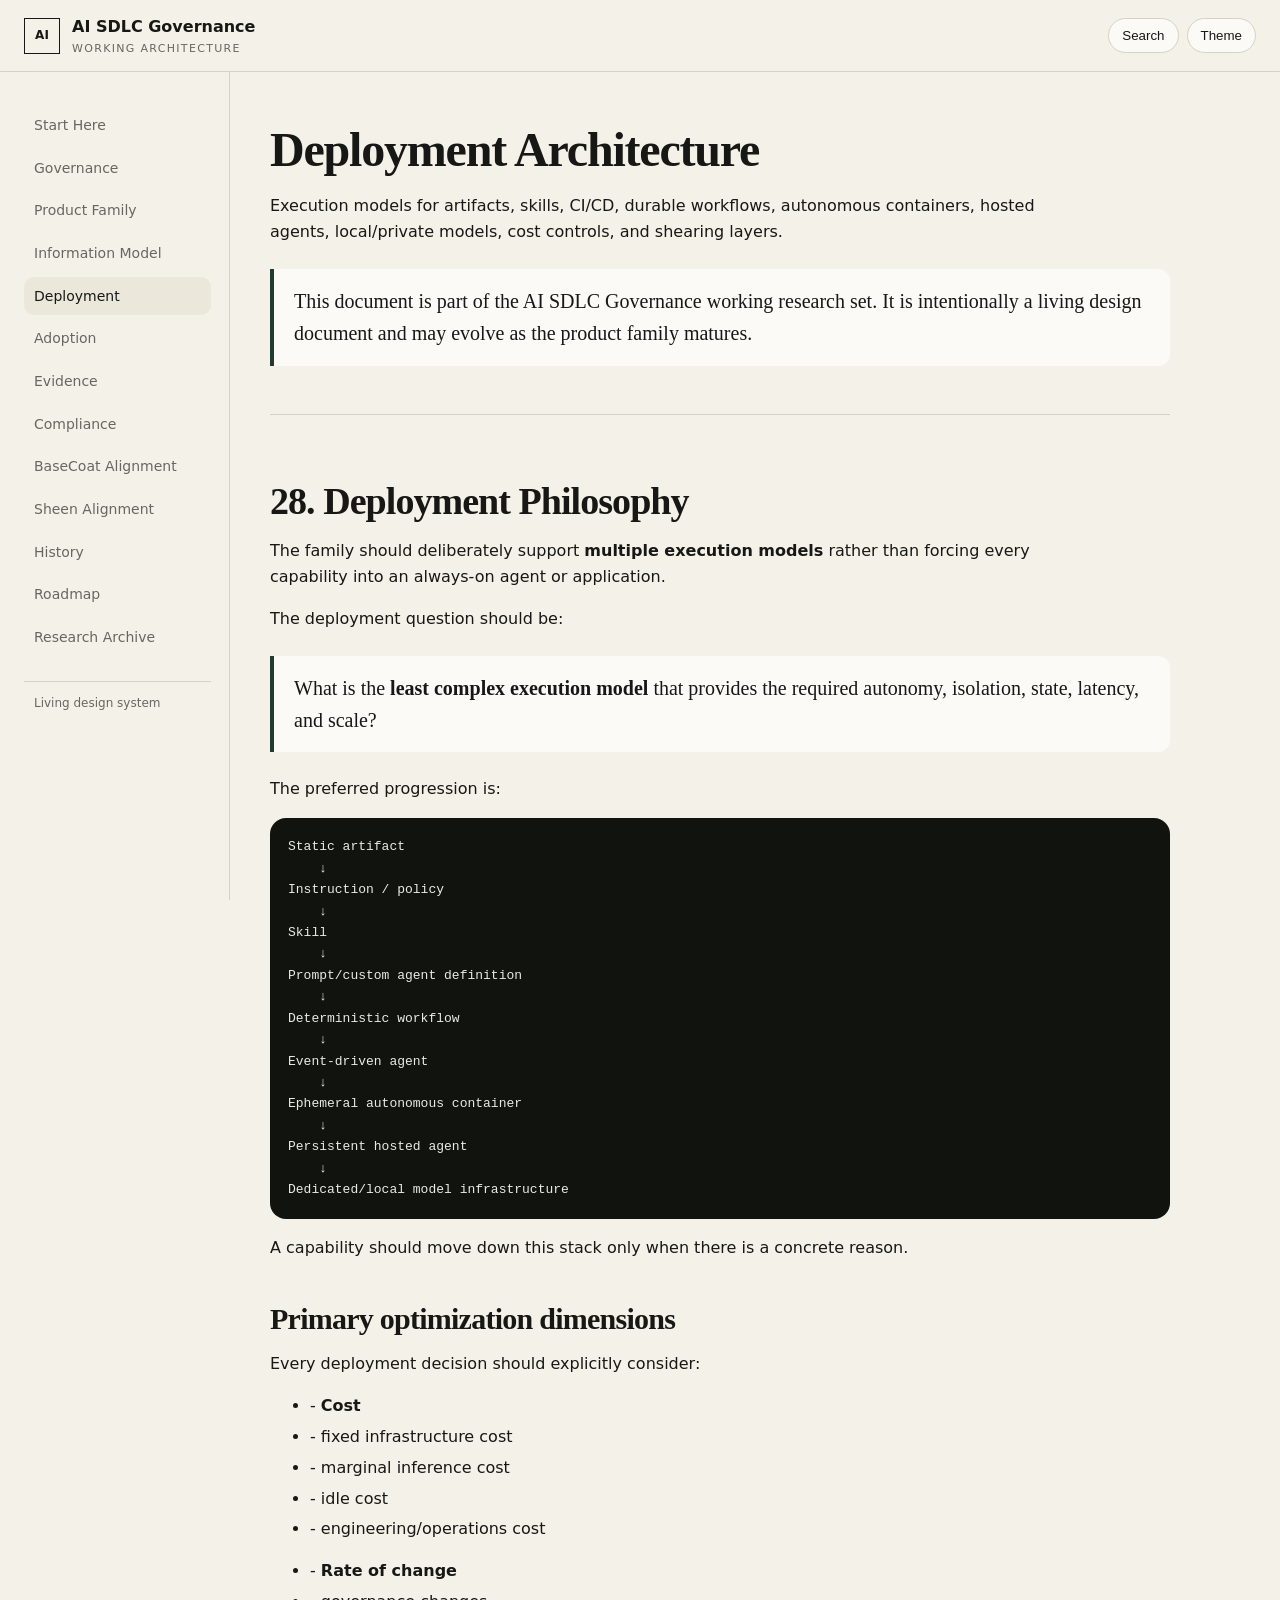
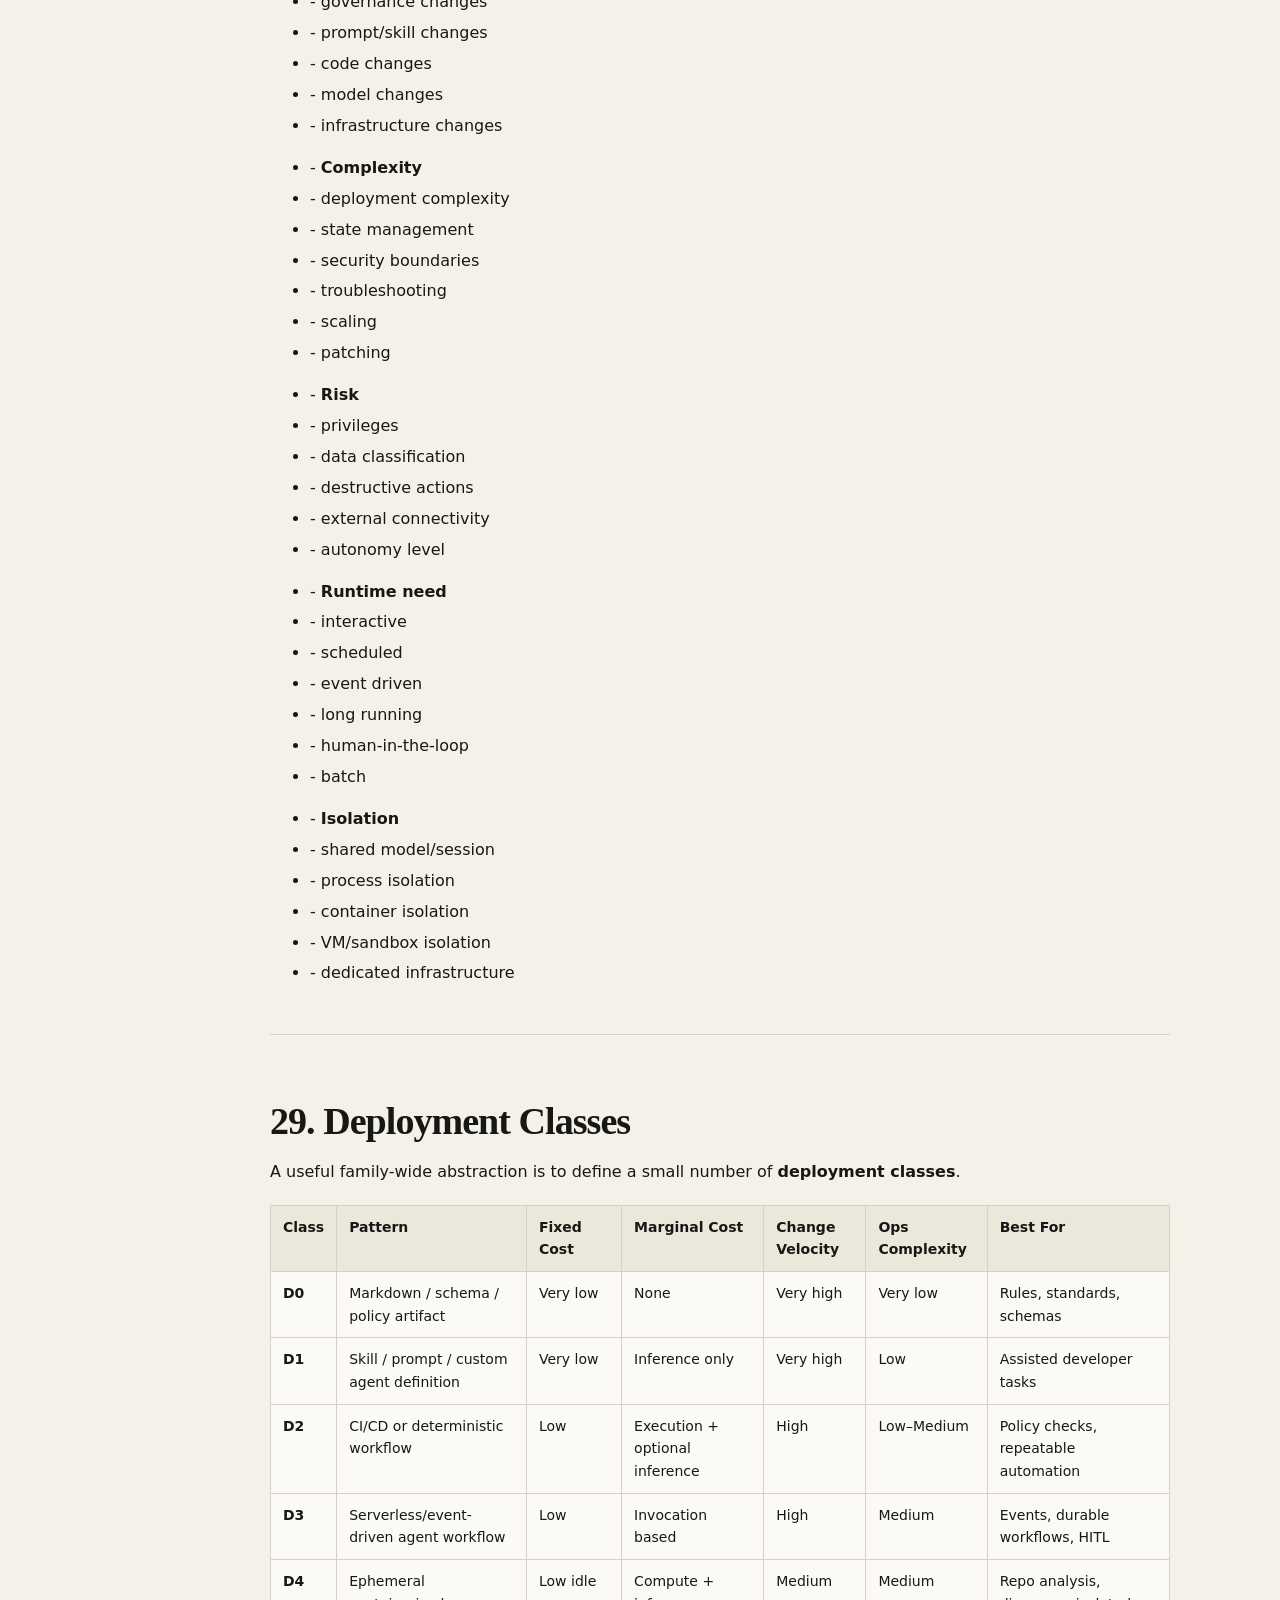
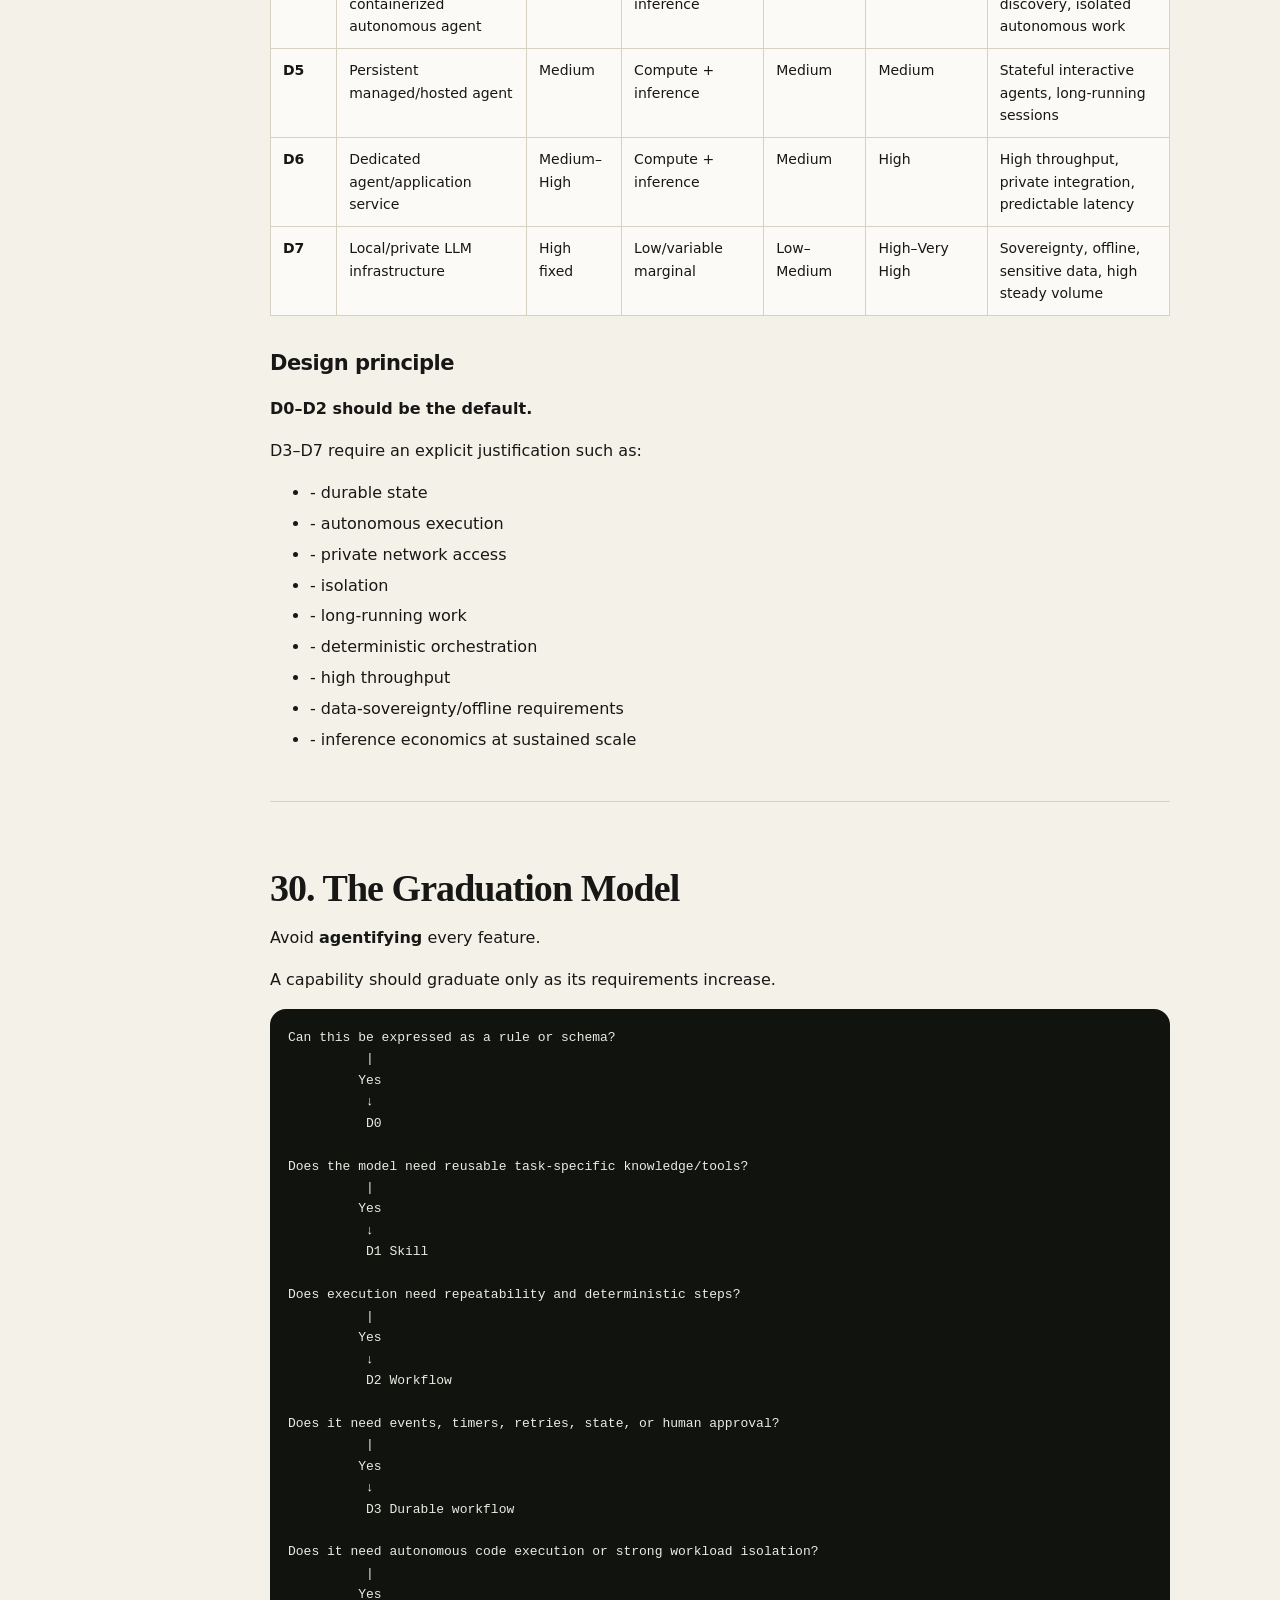
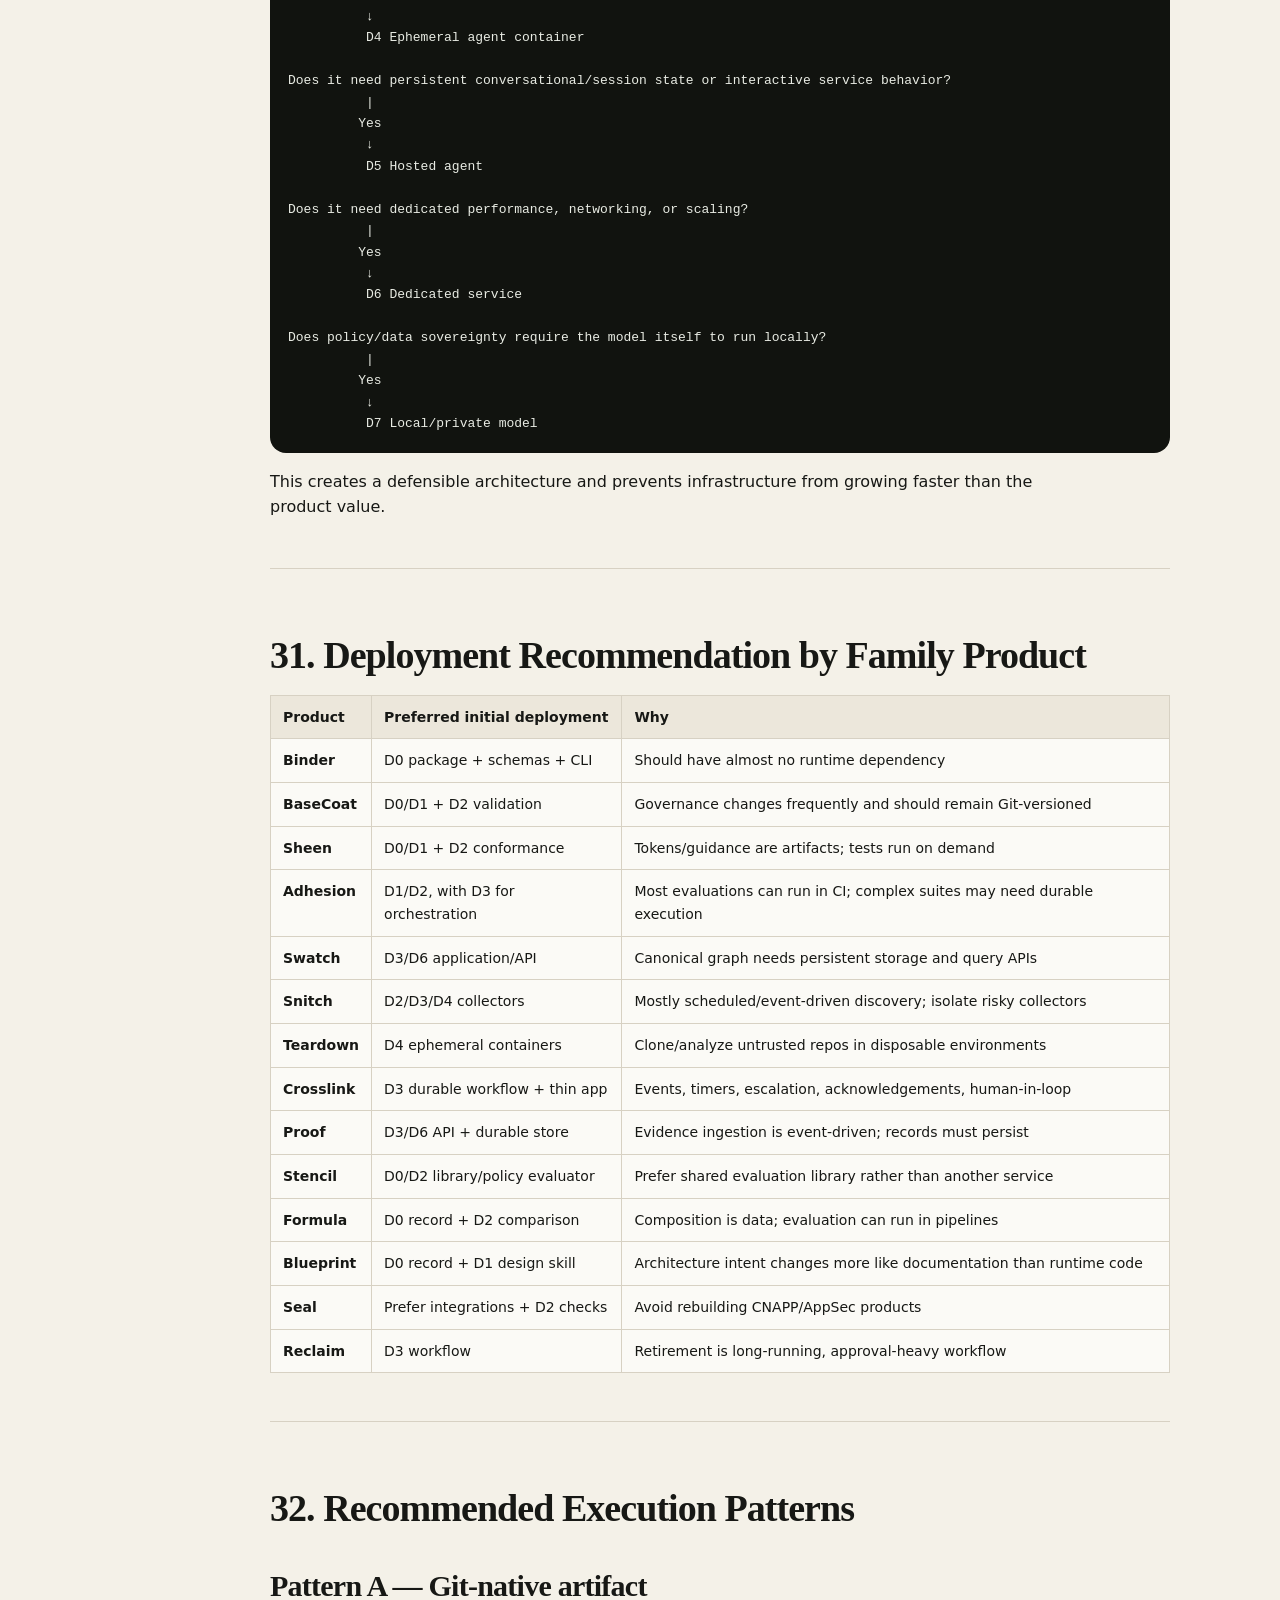
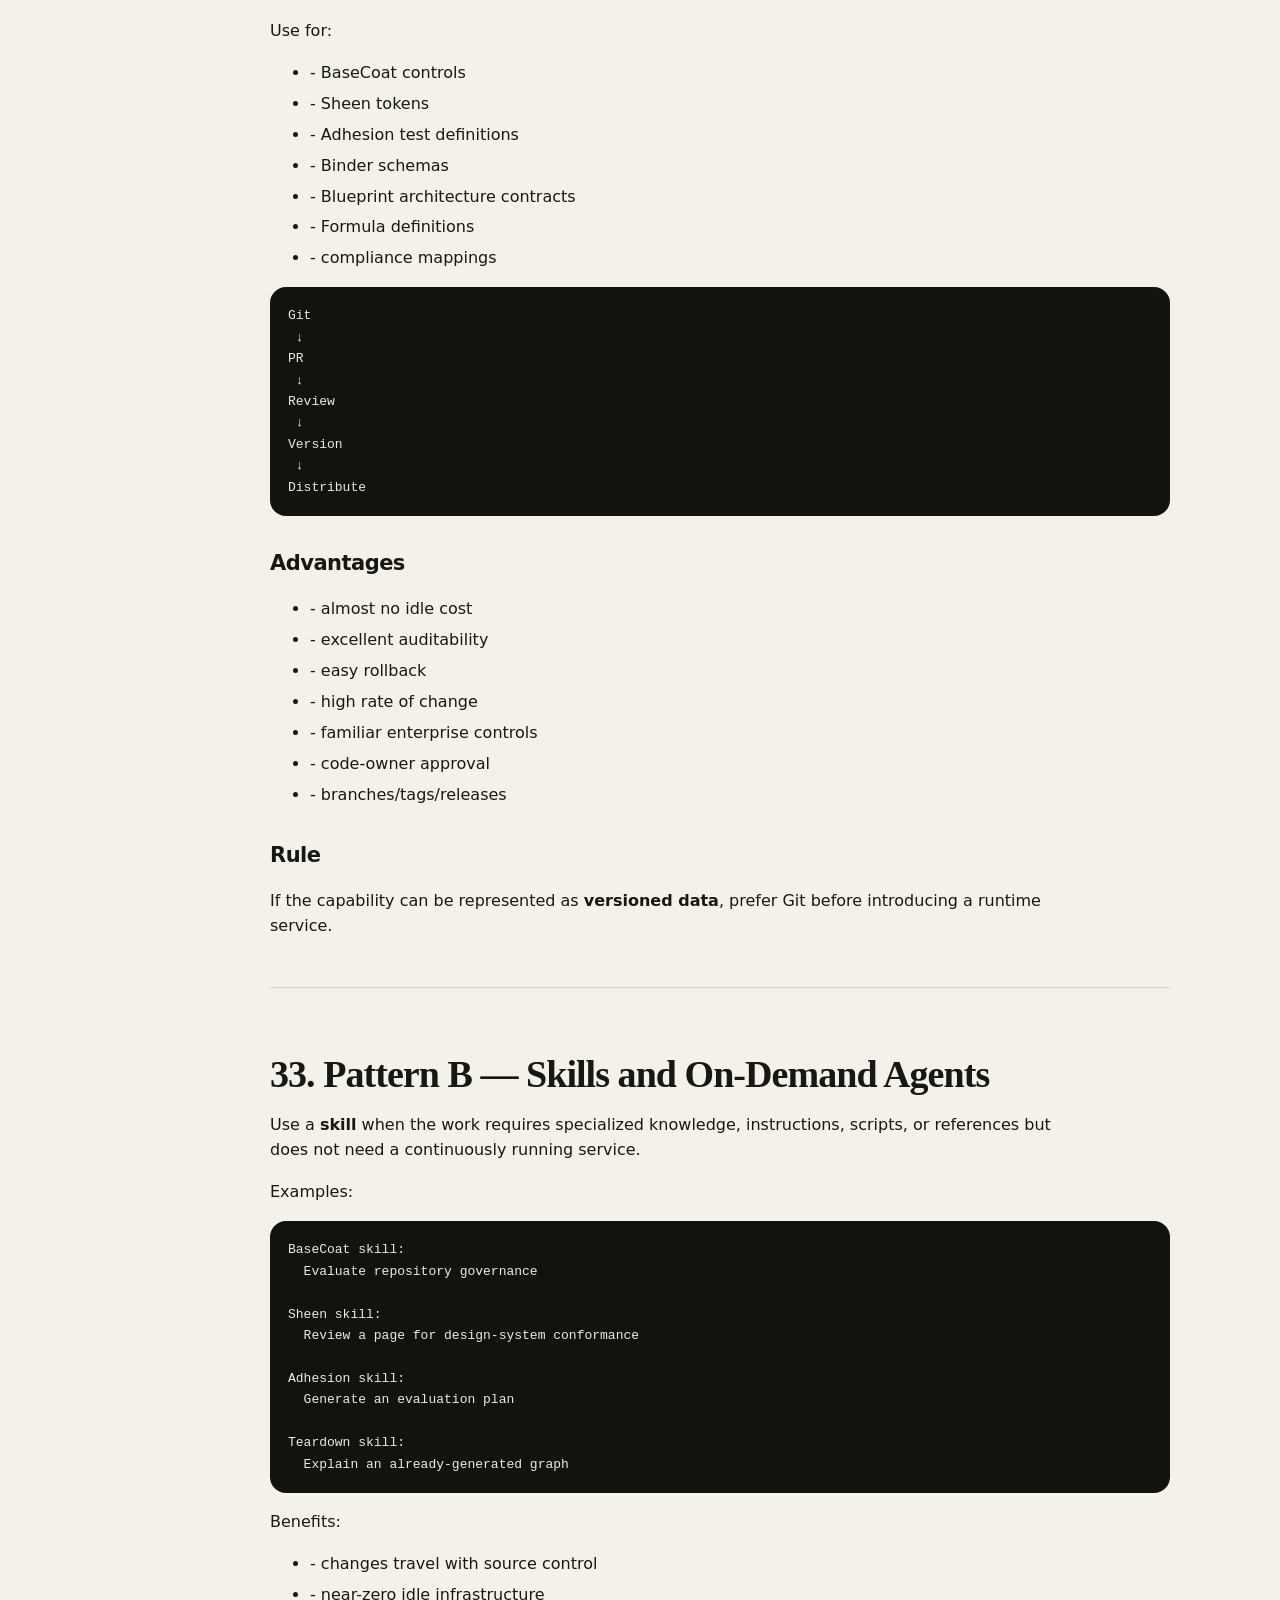
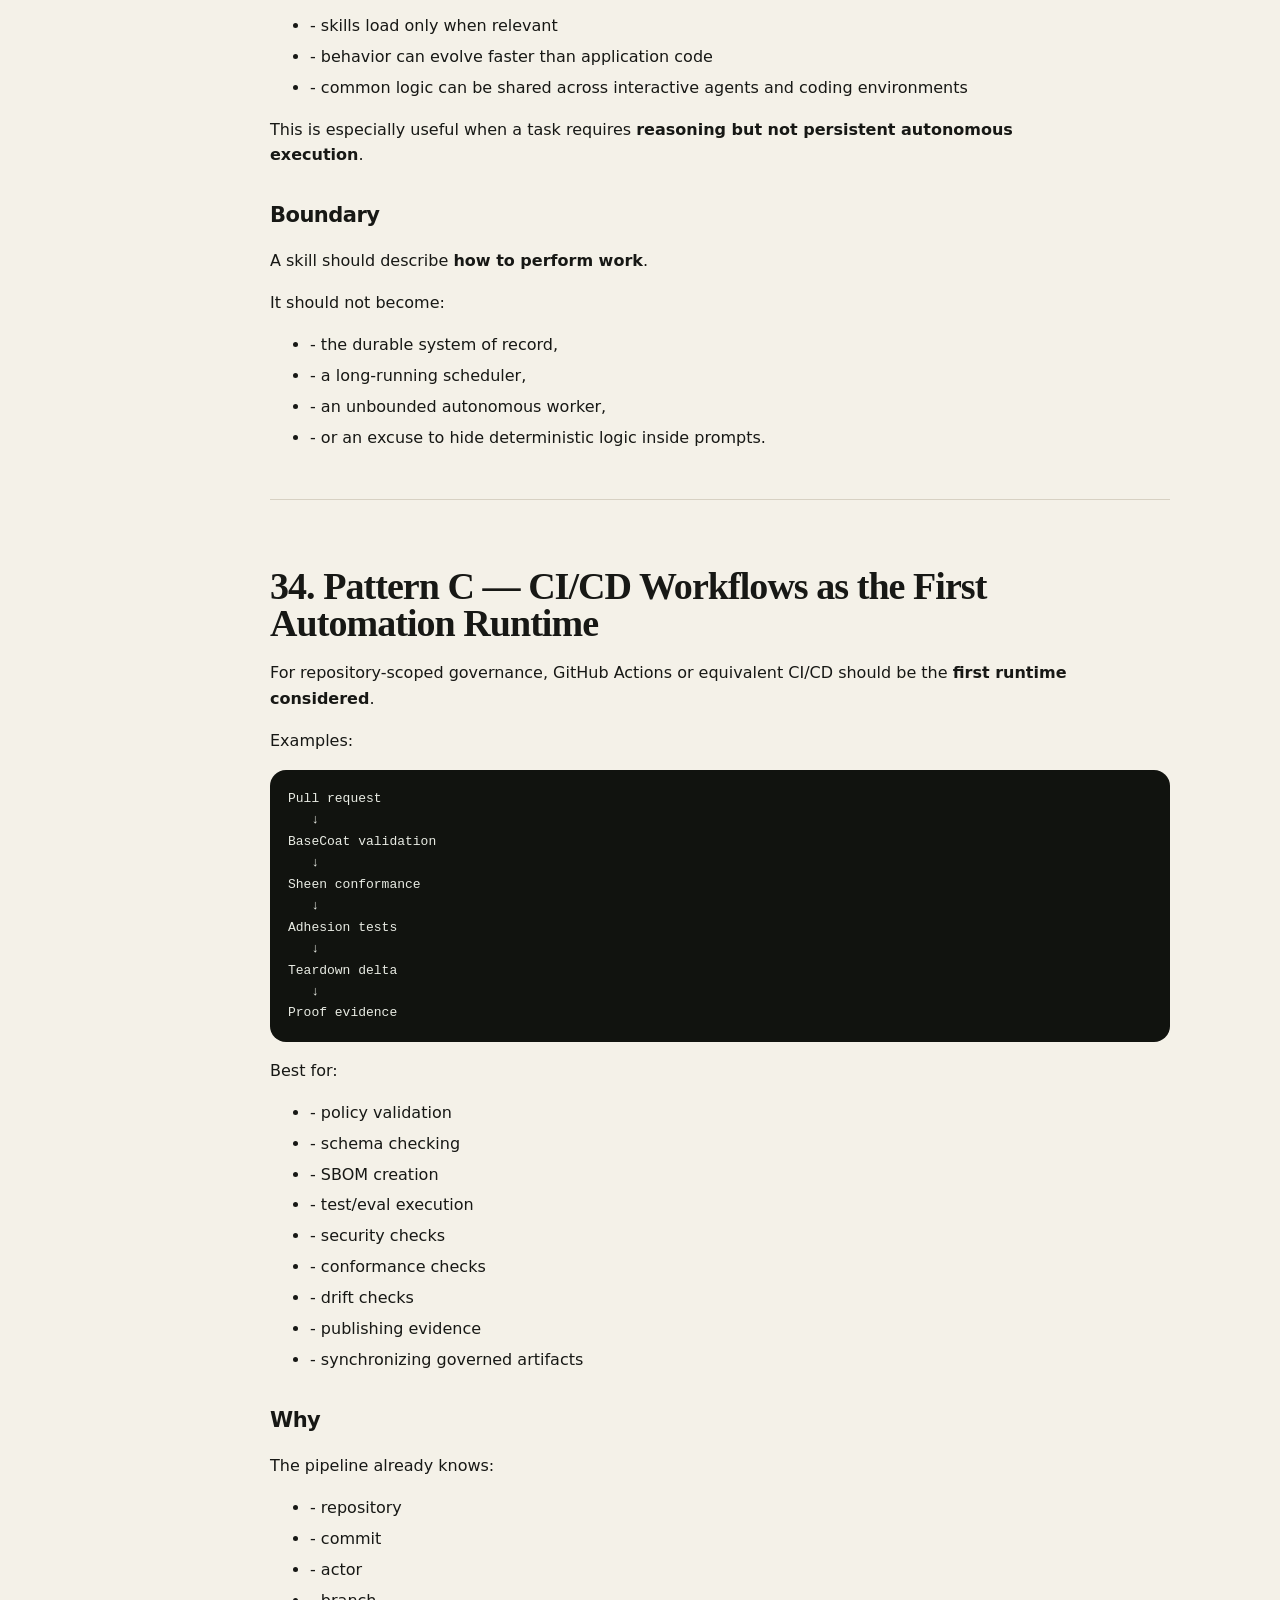
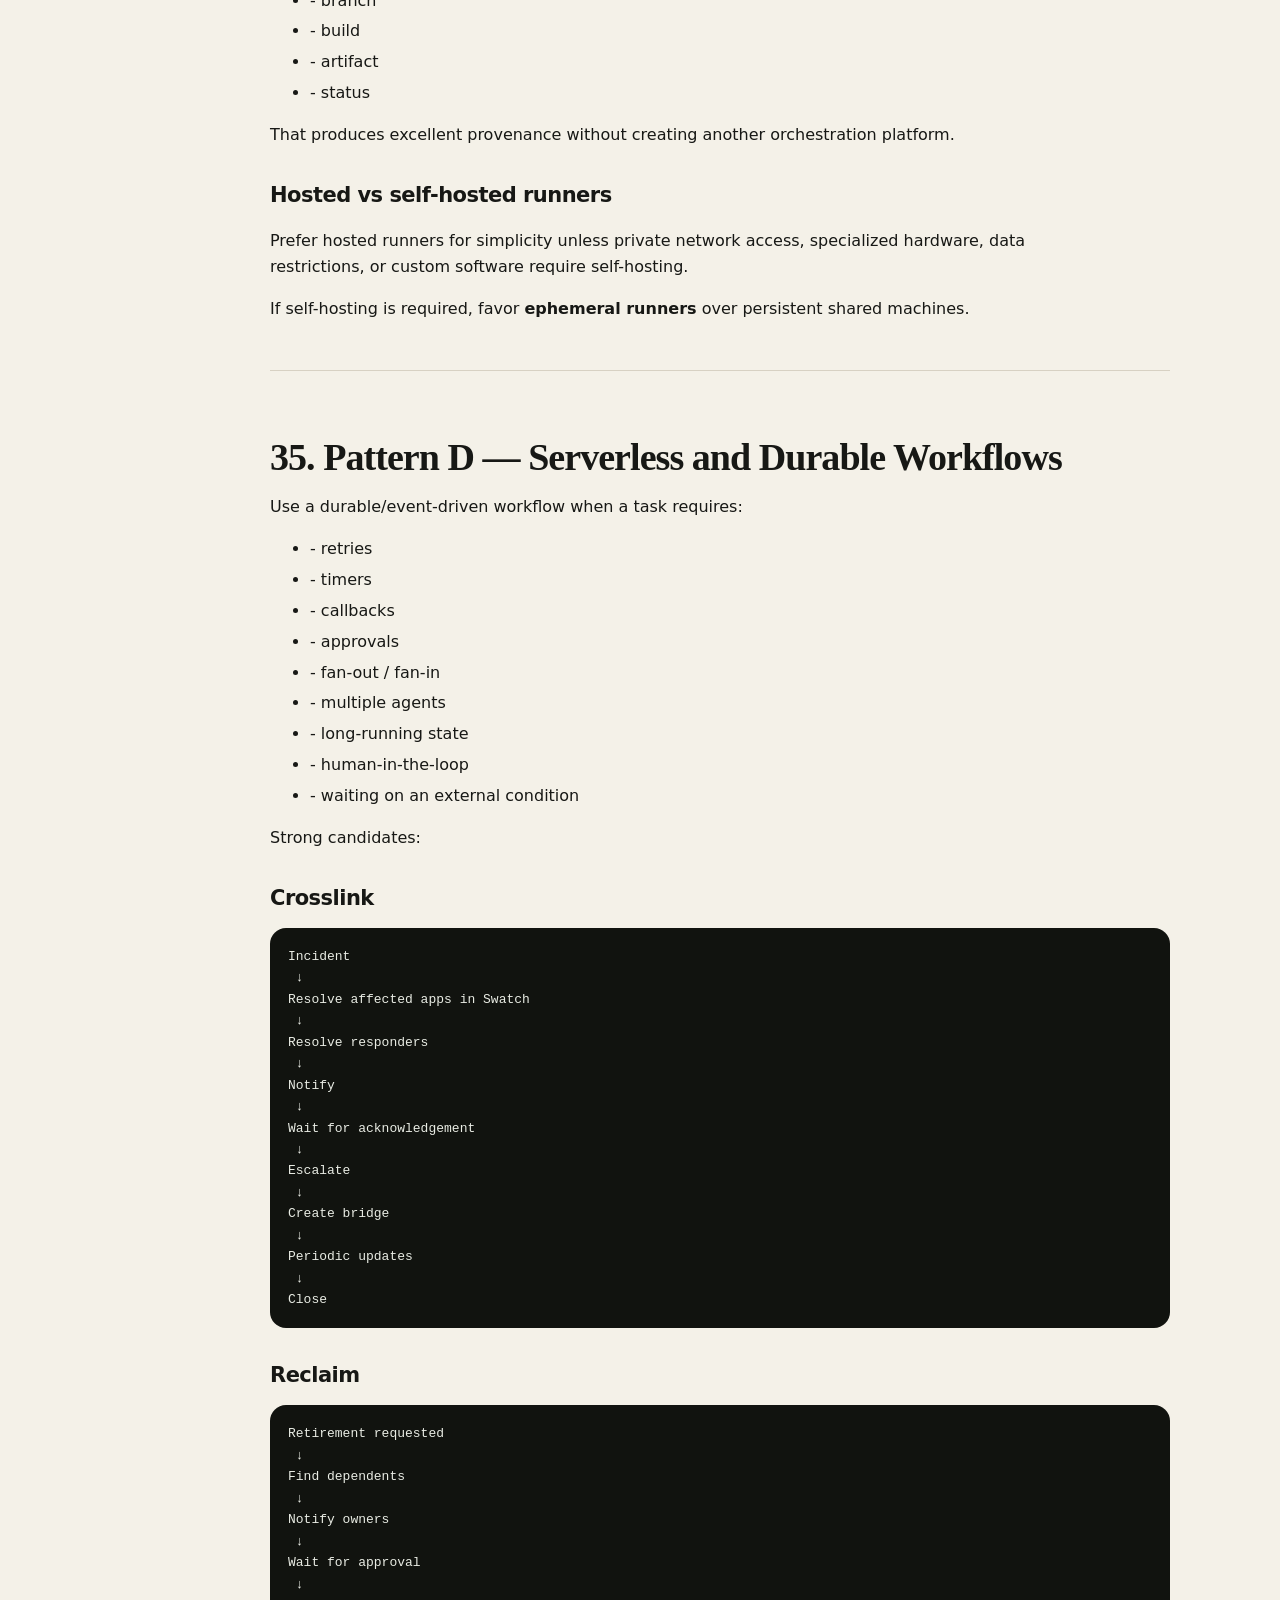
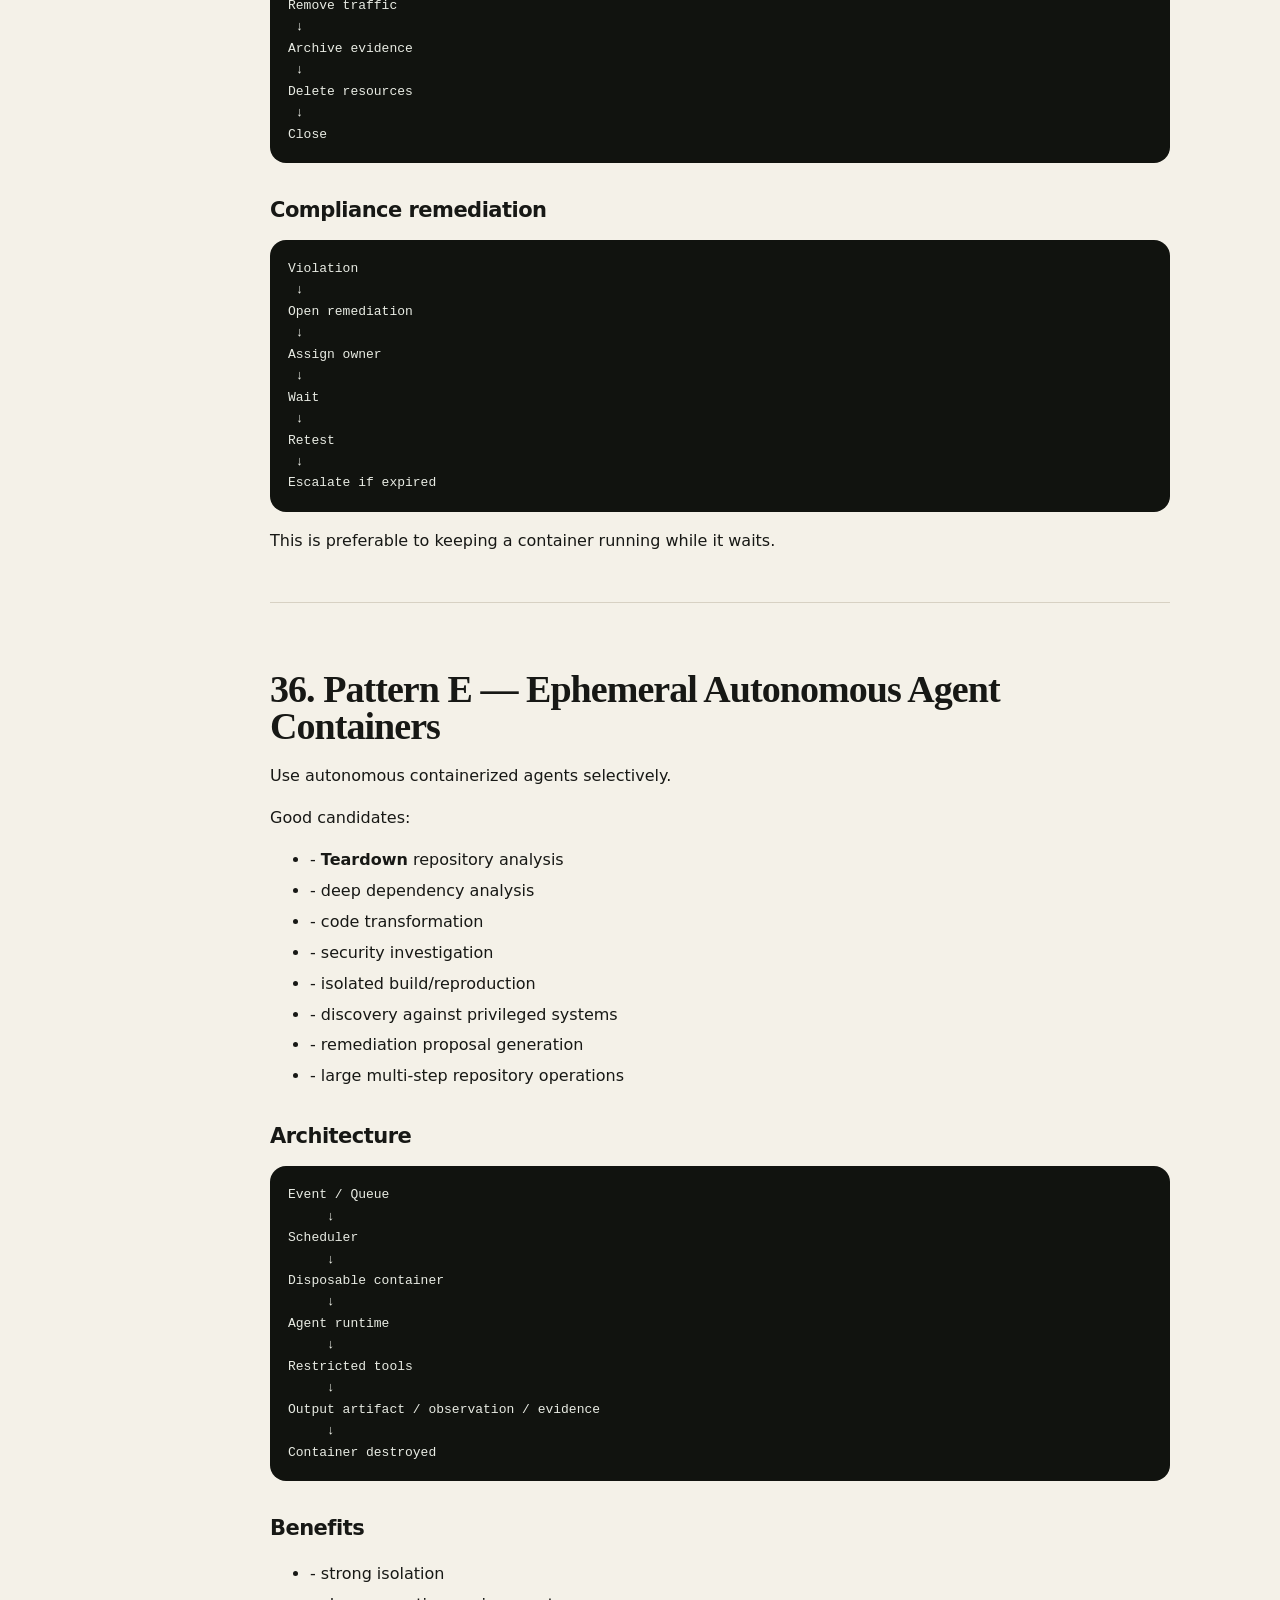
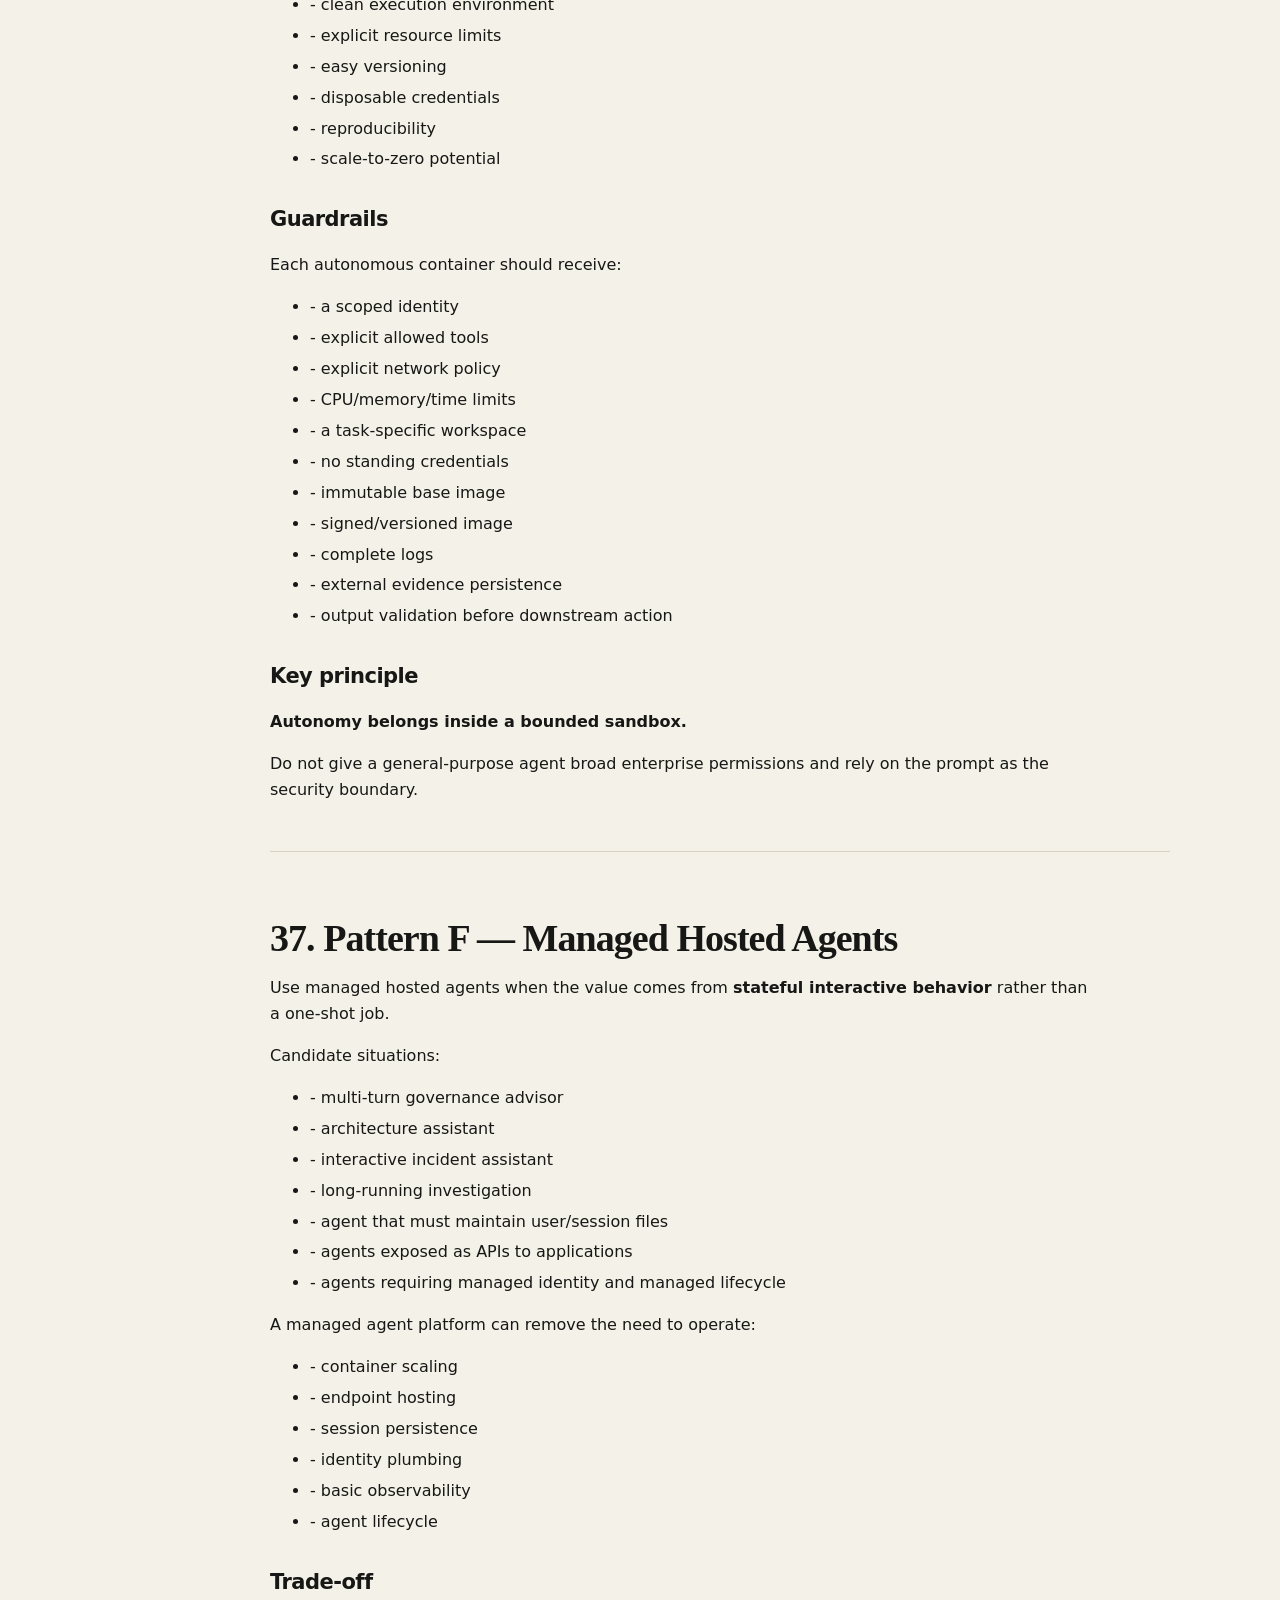
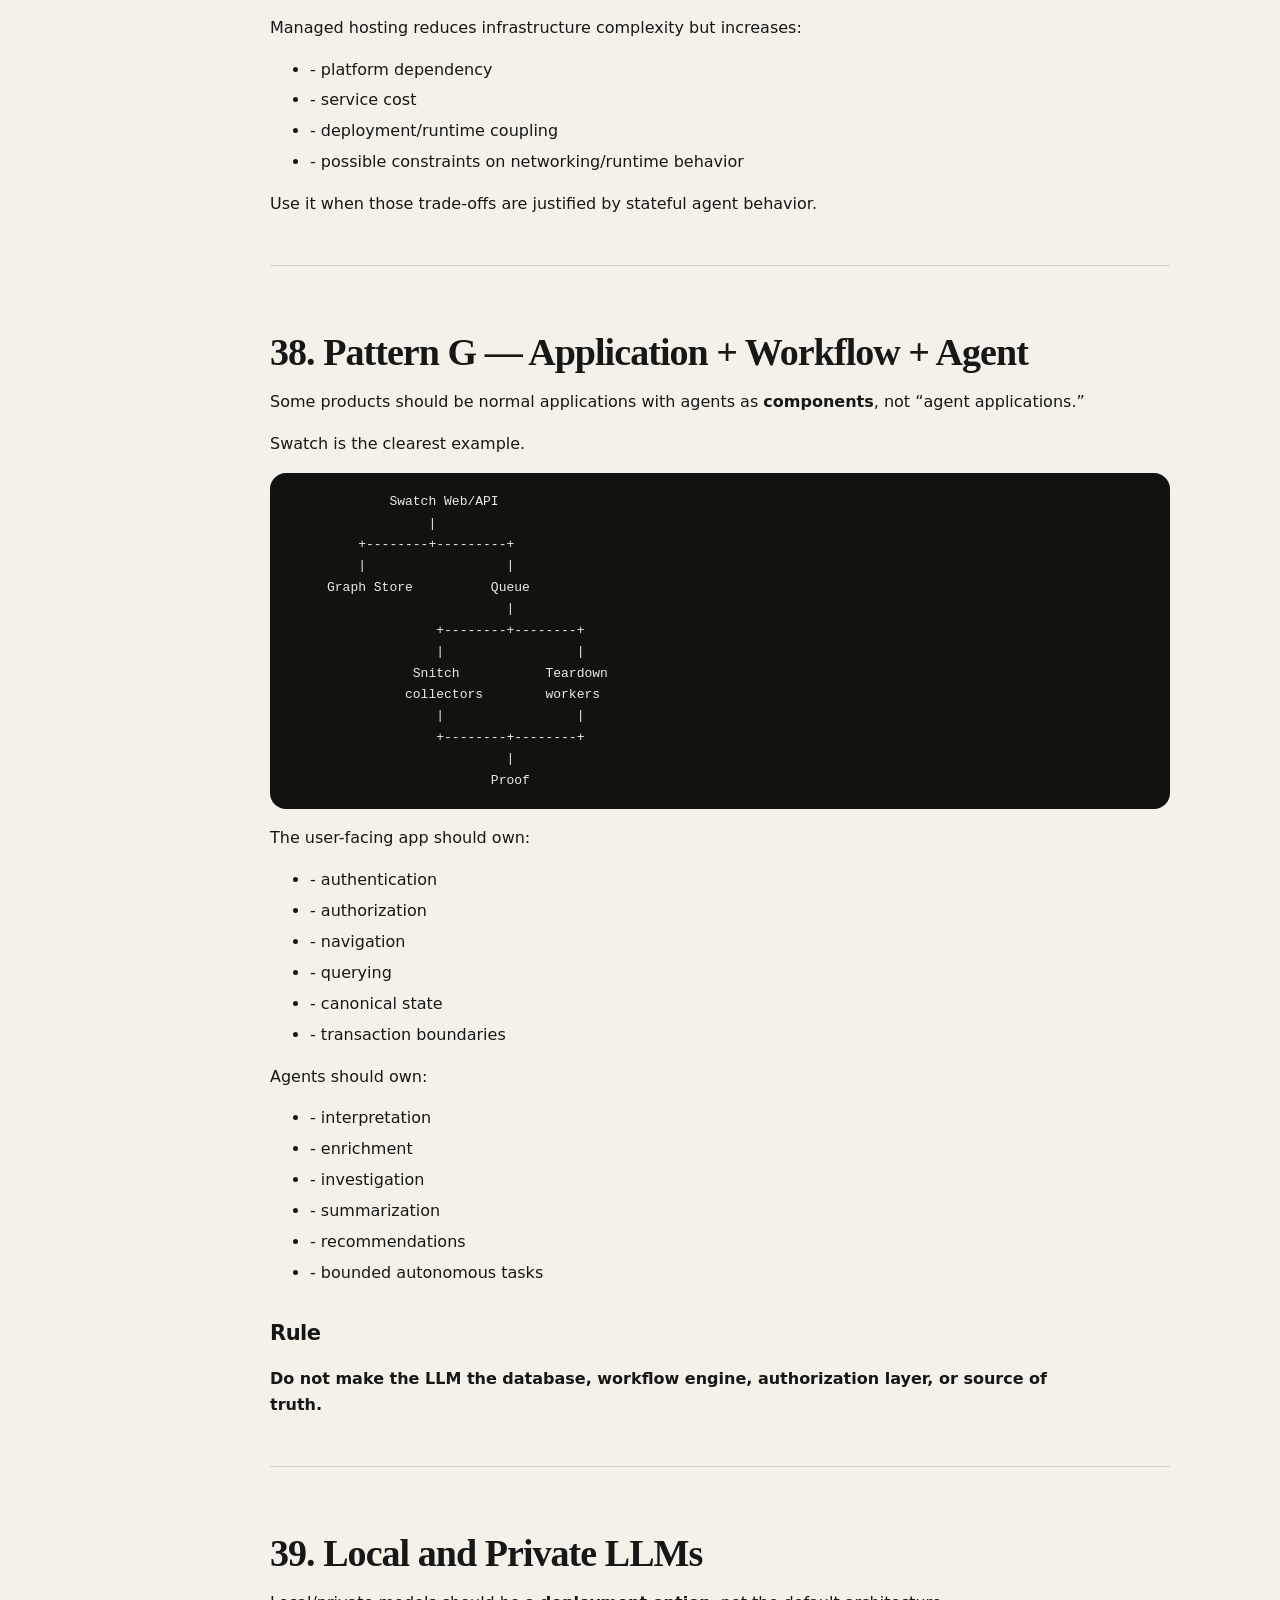
<file: site/deployment.html>
<!doctype html><html lang="en"><head><meta charset="utf-8"><meta name="viewport" content="width=device-width,initial-scale=1"><title>Deployment Architecture · AI SDLC Governance</title><link rel="stylesheet" href="styles.css"></head>
<body data-page="deployment"><header class="topbar"><a class="brand" href="index.html"><span class="brand-mark">AI</span><span><strong>AI SDLC Governance</strong><small>working architecture</small></span></a><div class="top-actions"><button id="searchButton">Search</button><button id="themeButton">Theme</button></div></header>
<div class="shell"><aside class="sidebar"><nav><a class="nav-link" data-page="home" href="index.html">Start Here</a>
<a class="nav-link" data-page="governance" href="governance.html">Governance</a>
<a class="nav-link" data-page="family" href="family.html">Product Family</a>
<a class="nav-link" data-page="information" href="information-model.html">Information Model</a>
<a class="nav-link" data-page="deployment" href="deployment.html">Deployment</a>
<a class="nav-link" data-page="adoption" href="adoption.html">Adoption</a>
<a class="nav-link" data-page="proof" href="proof.html">Evidence</a>
<a class="nav-link" data-page="compliance" href="compliance.html">Compliance</a>
<a class="nav-link" data-page="basecoat" href="basecoat.html">BaseCoat Alignment</a>
<a class="nav-link" data-page="sheen" href="sheen.html">Sheen Alignment</a>
<a class="nav-link" data-page="history" href="history.html">History</a>
<a class="nav-link" data-page="roadmap" href="roadmap.html">Roadmap</a>
<a class="nav-link" data-page="research" href="research.html">Research Archive</a></nav><div class="sidebar-note">Living design system</div></aside><main class="content"><article class="markdown-body"><h1 id='deployment-architecture'>Deployment Architecture</h1>
<p>Execution models for artifacts, skills, CI/CD, durable workflows, autonomous containers, hosted agents, local/private models, cost controls, and shearing layers.</p>
<blockquote>This document is part of the AI SDLC Governance working research set. It is intentionally a living design document and may evolve as the product family matures.</blockquote>
<hr>
<h1 id='28-deployment-philosophy'>28. Deployment Philosophy</h1>
<p>The family should deliberately support <strong>multiple execution models</strong> rather than forcing every capability into an always-on agent or application.</p>
<p>The deployment question should be:</p>
<blockquote>What is the <strong>least complex execution model</strong> that provides the required autonomy, isolation, state, latency, and scale?</blockquote>
<p>The preferred progression is:</p>
<pre><code class="language-text">Static artifact
    ↓
Instruction / policy
    ↓
Skill
    ↓
Prompt/custom agent definition
    ↓
Deterministic workflow
    ↓
Event-driven agent
    ↓
Ephemeral autonomous container
    ↓
Persistent hosted agent
    ↓
Dedicated/local model infrastructure</code></pre>
<p>A capability should move down this stack only when there is a concrete reason.</p>
<h2 id='primary-optimization-dimensions'>Primary optimization dimensions</h2>
<p>Every deployment decision should explicitly consider:</p>
<ul>
<li>- <strong>Cost</strong></li>
<li>  - fixed infrastructure cost</li>
<li>  - marginal inference cost</li>
<li>  - idle cost</li>
<li>  - engineering/operations cost</li>
</ul>
<ul>
<li>- <strong>Rate of change</strong></li>
<li>  - governance changes</li>
<li>  - prompt/skill changes</li>
<li>  - code changes</li>
<li>  - model changes</li>
<li>  - infrastructure changes</li>
</ul>
<ul>
<li>- <strong>Complexity</strong></li>
<li>  - deployment complexity</li>
<li>  - state management</li>
<li>  - security boundaries</li>
<li>  - troubleshooting</li>
<li>  - scaling</li>
<li>  - patching</li>
</ul>
<ul>
<li>- <strong>Risk</strong></li>
<li>  - privileges</li>
<li>  - data classification</li>
<li>  - destructive actions</li>
<li>  - external connectivity</li>
<li>  - autonomy level</li>
</ul>
<ul>
<li>- <strong>Runtime need</strong></li>
<li>  - interactive</li>
<li>  - scheduled</li>
<li>  - event driven</li>
<li>  - long running</li>
<li>  - human-in-the-loop</li>
<li>  - batch</li>
</ul>
<ul>
<li>- <strong>Isolation</strong></li>
<li>  - shared model/session</li>
<li>  - process isolation</li>
<li>  - container isolation</li>
<li>  - VM/sandbox isolation</li>
<li>  - dedicated infrastructure</li>
</ul>
<hr>
<h1 id='29-deployment-classes'>29. Deployment Classes</h1>
<p>A useful family-wide abstraction is to define a small number of <strong>deployment classes</strong>.</p>
<div class='table-wrap'><table><thead><tr><th>Class</th><th>Pattern</th><th>Fixed Cost</th><th>Marginal Cost</th><th>Change Velocity</th><th>Ops Complexity</th><th>Best For</th></tr></thead><tbody>
<tr><td><strong>D0</strong></td><td>Markdown / schema / policy artifact</td><td>Very low</td><td>None</td><td>Very high</td><td>Very low</td><td>Rules, standards, schemas</td></tr>
<tr><td><strong>D1</strong></td><td>Skill / prompt / custom agent definition</td><td>Very low</td><td>Inference only</td><td>Very high</td><td>Low</td><td>Assisted developer tasks</td></tr>
<tr><td><strong>D2</strong></td><td>CI/CD or deterministic workflow</td><td>Low</td><td>Execution + optional inference</td><td>High</td><td>Low–Medium</td><td>Policy checks, repeatable automation</td></tr>
<tr><td><strong>D3</strong></td><td>Serverless/event-driven agent workflow</td><td>Low</td><td>Invocation based</td><td>High</td><td>Medium</td><td>Events, durable workflows, HITL</td></tr>
<tr><td><strong>D4</strong></td><td>Ephemeral containerized autonomous agent</td><td>Low idle</td><td>Compute + inference</td><td>Medium</td><td>Medium</td><td>Repo analysis, discovery, isolated autonomous work</td></tr>
<tr><td><strong>D5</strong></td><td>Persistent managed/hosted agent</td><td>Medium</td><td>Compute + inference</td><td>Medium</td><td>Medium</td><td>Stateful interactive agents, long-running sessions</td></tr>
<tr><td><strong>D6</strong></td><td>Dedicated agent/application service</td><td>Medium–High</td><td>Compute + inference</td><td>Medium</td><td>High</td><td>High throughput, private integration, predictable latency</td></tr>
<tr><td><strong>D7</strong></td><td>Local/private LLM infrastructure</td><td>High fixed</td><td>Low/variable marginal</td><td>Low–Medium</td><td>High–Very High</td><td>Sovereignty, offline, sensitive data, high steady volume</td></tr>
</tbody></table></div>
<h3 id='design-principle'>Design principle</h3>
<p><strong>D0–D2 should be the default.</strong></p>
<p>D3–D7 require an explicit justification such as:</p>
<ul>
<li>- durable state</li>
<li>- autonomous execution</li>
<li>- private network access</li>
<li>- isolation</li>
<li>- long-running work</li>
<li>- deterministic orchestration</li>
<li>- high throughput</li>
<li>- data-sovereignty/offline requirements</li>
<li>- inference economics at sustained scale</li>
</ul>
<hr>
<h1 id='30-the-graduation-model'>30. The Graduation Model</h1>
<p>Avoid <strong>agentifying</strong> every feature.</p>
<p>A capability should graduate only as its requirements increase.</p>
<pre><code class="language-text">Can this be expressed as a rule or schema?
          |
         Yes
          ↓
          D0

Does the model need reusable task-specific knowledge/tools?
          |
         Yes
          ↓
          D1 Skill

Does execution need repeatability and deterministic steps?
          |
         Yes
          ↓
          D2 Workflow

Does it need events, timers, retries, state, or human approval?
          |
         Yes
          ↓
          D3 Durable workflow

Does it need autonomous code execution or strong workload isolation?
          |
         Yes
          ↓
          D4 Ephemeral agent container

Does it need persistent conversational/session state or interactive service behavior?
          |
         Yes
          ↓
          D5 Hosted agent

Does it need dedicated performance, networking, or scaling?
          |
         Yes
          ↓
          D6 Dedicated service

Does policy/data sovereignty require the model itself to run locally?
          |
         Yes
          ↓
          D7 Local/private model</code></pre>
<p>This creates a defensible architecture and prevents infrastructure from growing faster than the product value.</p>
<hr>
<h1 id='31-deployment-recommendation-by-family-product'>31. Deployment Recommendation by Family Product</h1>
<div class='table-wrap'><table><thead><tr><th>Product</th><th>Preferred initial deployment</th><th>Why</th></tr></thead><tbody>
<tr><td><strong>Binder</strong></td><td>D0 package + schemas + CLI</td><td>Should have almost no runtime dependency</td></tr>
<tr><td><strong>BaseCoat</strong></td><td>D0/D1 + D2 validation</td><td>Governance changes frequently and should remain Git-versioned</td></tr>
<tr><td><strong>Sheen</strong></td><td>D0/D1 + D2 conformance</td><td>Tokens/guidance are artifacts; tests run on demand</td></tr>
<tr><td><strong>Adhesion</strong></td><td>D1/D2, with D3 for orchestration</td><td>Most evaluations can run in CI; complex suites may need durable execution</td></tr>
<tr><td><strong>Swatch</strong></td><td>D3/D6 application/API</td><td>Canonical graph needs persistent storage and query APIs</td></tr>
<tr><td><strong>Snitch</strong></td><td>D2/D3/D4 collectors</td><td>Mostly scheduled/event-driven discovery; isolate risky collectors</td></tr>
<tr><td><strong>Teardown</strong></td><td>D4 ephemeral containers</td><td>Clone/analyze untrusted repos in disposable environments</td></tr>
<tr><td><strong>Crosslink</strong></td><td>D3 durable workflow + thin app</td><td>Events, timers, escalation, acknowledgements, human-in-loop</td></tr>
<tr><td><strong>Proof</strong></td><td>D3/D6 API + durable store</td><td>Evidence ingestion is event-driven; records must persist</td></tr>
<tr><td><strong>Stencil</strong></td><td>D0/D2 library/policy evaluator</td><td>Prefer shared evaluation library rather than another service</td></tr>
<tr><td><strong>Formula</strong></td><td>D0 record + D2 comparison</td><td>Composition is data; evaluation can run in pipelines</td></tr>
<tr><td><strong>Blueprint</strong></td><td>D0 record + D1 design skill</td><td>Architecture intent changes more like documentation than runtime code</td></tr>
<tr><td><strong>Seal</strong></td><td>Prefer integrations + D2 checks</td><td>Avoid rebuilding CNAPP/AppSec products</td></tr>
<tr><td><strong>Reclaim</strong></td><td>D3 workflow</td><td>Retirement is long-running, approval-heavy workflow</td></tr>
</tbody></table></div>
<hr>
<h1 id='32-recommended-execution-patterns'>32. Recommended Execution Patterns</h1>
<h2 id='pattern-a-git-native-artifact'>Pattern A — Git-native artifact</h2>
<p>Use for:</p>
<ul>
<li>- BaseCoat controls</li>
<li>- Sheen tokens</li>
<li>- Adhesion test definitions</li>
<li>- Binder schemas</li>
<li>- Blueprint architecture contracts</li>
<li>- Formula definitions</li>
<li>- compliance mappings</li>
</ul>
<pre><code class="language-text">Git
 ↓
PR
 ↓
Review
 ↓
Version
 ↓
Distribute</code></pre>
<h3 id='advantages'>Advantages</h3>
<ul>
<li>- almost no idle cost</li>
<li>- excellent auditability</li>
<li>- easy rollback</li>
<li>- high rate of change</li>
<li>- familiar enterprise controls</li>
<li>- code-owner approval</li>
<li>- branches/tags/releases</li>
</ul>
<h3 id='rule'>Rule</h3>
<p>If the capability can be represented as <strong>versioned data</strong>, prefer Git before introducing a runtime service.</p>
<hr>
<h1 id='33-pattern-b-skills-and-on-demand-agents'>33. Pattern B — Skills and On-Demand Agents</h1>
<p>Use a <strong>skill</strong> when the work requires specialized knowledge, instructions, scripts, or references but does not need a continuously running service.</p>
<p>Examples:</p>
<pre><code class="language-text">BaseCoat skill:
  Evaluate repository governance

Sheen skill:
  Review a page for design-system conformance

Adhesion skill:
  Generate an evaluation plan

Teardown skill:
  Explain an already-generated graph</code></pre>
<p>Benefits:</p>
<ul>
<li>- changes travel with source control</li>
<li>- near-zero idle infrastructure</li>
<li>- skills load only when relevant</li>
<li>- behavior can evolve faster than application code</li>
<li>- common logic can be shared across interactive agents and coding environments</li>
</ul>
<p>This is especially useful when a task requires <strong>reasoning but not persistent autonomous execution</strong>.</p>
<h3 id='boundary'>Boundary</h3>
<p>A skill should describe <strong>how to perform work</strong>.</p>
<p>It should not become:</p>
<ul>
<li>- the durable system of record,</li>
<li>- a long-running scheduler,</li>
<li>- an unbounded autonomous worker,</li>
<li>- or an excuse to hide deterministic logic inside prompts.</li>
</ul>
<hr>
<h1 id='34-pattern-c-ci-cd-workflows-as-the-first-automation-runtime'>34. Pattern C — CI/CD Workflows as the First Automation Runtime</h1>
<p>For repository-scoped governance, GitHub Actions or equivalent CI/CD should be the <strong>first runtime considered</strong>.</p>
<p>Examples:</p>
<pre><code class="language-text">Pull request
   ↓
BaseCoat validation
   ↓
Sheen conformance
   ↓
Adhesion tests
   ↓
Teardown delta
   ↓
Proof evidence</code></pre>
<p>Best for:</p>
<ul>
<li>- policy validation</li>
<li>- schema checking</li>
<li>- SBOM creation</li>
<li>- test/eval execution</li>
<li>- security checks</li>
<li>- conformance checks</li>
<li>- drift checks</li>
<li>- publishing evidence</li>
<li>- synchronizing governed artifacts</li>
</ul>
<h3 id='why'>Why</h3>
<p>The pipeline already knows:</p>
<ul>
<li>- repository</li>
<li>- commit</li>
<li>- actor</li>
<li>- branch</li>
<li>- build</li>
<li>- artifact</li>
<li>- status</li>
</ul>
<p>That produces excellent provenance without creating another orchestration platform.</p>
<h3 id='hosted-vs-self-hosted-runners'>Hosted vs self-hosted runners</h3>
<p>Prefer hosted runners for simplicity unless private network access, specialized hardware, data restrictions, or custom software require self-hosting.</p>
<p>If self-hosting is required, favor <strong>ephemeral runners</strong> over persistent shared machines.</p>
<hr>
<h1 id='35-pattern-d-serverless-and-durable-workflows'>35. Pattern D — Serverless and Durable Workflows</h1>
<p>Use a durable/event-driven workflow when a task requires:</p>
<ul>
<li>- retries</li>
<li>- timers</li>
<li>- callbacks</li>
<li>- approvals</li>
<li>- fan-out / fan-in</li>
<li>- multiple agents</li>
<li>- long-running state</li>
<li>- human-in-the-loop</li>
<li>- waiting on an external condition</li>
</ul>
<p>Strong candidates:</p>
<h3 id='crosslink'>Crosslink</h3>
<pre><code class="language-text">Incident
 ↓
Resolve affected apps in Swatch
 ↓
Resolve responders
 ↓
Notify
 ↓
Wait for acknowledgement
 ↓
Escalate
 ↓
Create bridge
 ↓
Periodic updates
 ↓
Close</code></pre>
<h3 id='reclaim'>Reclaim</h3>
<pre><code class="language-text">Retirement requested
 ↓
Find dependents
 ↓
Notify owners
 ↓
Wait for approval
 ↓
Remove traffic
 ↓
Archive evidence
 ↓
Delete resources
 ↓
Close</code></pre>
<h3 id='compliance-remediation'>Compliance remediation</h3>
<pre><code class="language-text">Violation
 ↓
Open remediation
 ↓
Assign owner
 ↓
Wait
 ↓
Retest
 ↓
Escalate if expired</code></pre>
<p>This is preferable to keeping a container running while it waits.</p>
<hr>
<h1 id='36-pattern-e-ephemeral-autonomous-agent-containers'>36. Pattern E — Ephemeral Autonomous Agent Containers</h1>
<p>Use autonomous containerized agents selectively.</p>
<p>Good candidates:</p>
<ul>
<li>- <strong>Teardown</strong> repository analysis</li>
<li>- deep dependency analysis</li>
<li>- code transformation</li>
<li>- security investigation</li>
<li>- isolated build/reproduction</li>
<li>- discovery against privileged systems</li>
<li>- remediation proposal generation</li>
<li>- large multi-step repository operations</li>
</ul>
<h3 id='architecture'>Architecture</h3>
<pre><code class="language-text">Event / Queue
     ↓
Scheduler
     ↓
Disposable container
     ↓
Agent runtime
     ↓
Restricted tools
     ↓
Output artifact / observation / evidence
     ↓
Container destroyed</code></pre>
<h3 id='benefits'>Benefits</h3>
<ul>
<li>- strong isolation</li>
<li>- clean execution environment</li>
<li>- explicit resource limits</li>
<li>- easy versioning</li>
<li>- disposable credentials</li>
<li>- reproducibility</li>
<li>- scale-to-zero potential</li>
</ul>
<h3 id='guardrails'>Guardrails</h3>
<p>Each autonomous container should receive:</p>
<ul>
<li>- a scoped identity</li>
<li>- explicit allowed tools</li>
<li>- explicit network policy</li>
<li>- CPU/memory/time limits</li>
<li>- a task-specific workspace</li>
<li>- no standing credentials</li>
<li>- immutable base image</li>
<li>- signed/versioned image</li>
<li>- complete logs</li>
<li>- external evidence persistence</li>
<li>- output validation before downstream action</li>
</ul>
<h3 id='key-principle'>Key principle</h3>
<p><strong>Autonomy belongs inside a bounded sandbox.</strong></p>
<p>Do not give a general-purpose agent broad enterprise permissions and rely on the prompt as the security boundary.</p>
<hr>
<h1 id='37-pattern-f-managed-hosted-agents'>37. Pattern F — Managed Hosted Agents</h1>
<p>Use managed hosted agents when the value comes from <strong>stateful interactive behavior</strong> rather than a one-shot job.</p>
<p>Candidate situations:</p>
<ul>
<li>- multi-turn governance advisor</li>
<li>- architecture assistant</li>
<li>- interactive incident assistant</li>
<li>- long-running investigation</li>
<li>- agent that must maintain user/session files</li>
<li>- agents exposed as APIs to applications</li>
<li>- agents requiring managed identity and managed lifecycle</li>
</ul>
<p>A managed agent platform can remove the need to operate:</p>
<ul>
<li>- container scaling</li>
<li>- endpoint hosting</li>
<li>- session persistence</li>
<li>- identity plumbing</li>
<li>- basic observability</li>
<li>- agent lifecycle</li>
</ul>
<h3 id='trade-off'>Trade-off</h3>
<p>Managed hosting reduces infrastructure complexity but increases:</p>
<ul>
<li>- platform dependency</li>
<li>- service cost</li>
<li>- deployment/runtime coupling</li>
<li>- possible constraints on networking/runtime behavior</li>
</ul>
<p>Use it when those trade-offs are justified by stateful agent behavior.</p>
<hr>
<h1 id='38-pattern-g-application-workflow-agent'>38. Pattern G — Application + Workflow + Agent</h1>
<p>Some products should be normal applications with agents as <strong>components</strong>, not “agent applications.”</p>
<p>Swatch is the clearest example.</p>
<pre><code class="language-text">             Swatch Web/API
                  |
         +--------+---------+
         |                  |
     Graph Store          Queue
                            |
                   +--------+--------+
                   |                 |
                Snitch           Teardown
               collectors        workers
                   |                 |
                   +--------+--------+
                            |
                          Proof</code></pre>
<p>The user-facing app should own:</p>
<ul>
<li>- authentication</li>
<li>- authorization</li>
<li>- navigation</li>
<li>- querying</li>
<li>- canonical state</li>
<li>- transaction boundaries</li>
</ul>
<p>Agents should own:</p>
<ul>
<li>- interpretation</li>
<li>- enrichment</li>
<li>- investigation</li>
<li>- summarization</li>
<li>- recommendations</li>
<li>- bounded autonomous tasks</li>
</ul>
<h3 id='rule'>Rule</h3>
<p><strong>Do not make the LLM the database, workflow engine, authorization layer, or source of truth.</strong></p>
<hr>
<h1 id='39-local-and-private-llms'>39. Local and Private LLMs</h1>
<p>Local/private models should be a <strong>deployment option</strong>, not the default architecture.</p>
<p>Good reasons to use them:</p>
<ul>
<li>- disconnected/offline environments</li>
<li>- export-control or sovereignty constraints</li>
<li>- highly sensitive data boundaries</li>
<li>- predictable very-high sustained inference volume</li>
<li>- low-latency local inference</li>
<li>- specialized models</li>
<li>- experimentation where external model calls are undesirable</li>
</ul>
<p>Weak reasons:</p>
<ul>
<li>- “local is cheaper”</li>
<li>- avoiding API integration</li>
<li>- assuming local automatically means secure</li>
<li>- running a GPU continuously for an occasional task</li>
</ul>
<h2 id='two-useful-local-patterns'>Two useful local patterns</h2>
<h3 id='developer-workstation-local-model'>Developer / workstation local model</h3>
<p>Example runtimes:</p>
<ul>
<li>- Ollama-class local runtimes</li>
<li>- developer workstation GPU</li>
<li>- Dev Box / workstation sandbox</li>
</ul>
<p>Best for:</p>
<ul>
<li>- experimentation</li>
<li>- low-volume private analysis</li>
<li>- offline development</li>
<li>- local evaluation</li>
</ul>
<h3 id='enterprise-private-inference-service'>Enterprise private inference service</h3>
<p>Example:</p>
<ul>
<li>- vLLM-style OpenAI-compatible serving</li>
<li>- GPU VM/cluster</li>
<li>- internal endpoint behind enterprise identity/network controls</li>
</ul>
<p>Best for:</p>
<ul>
<li>- steady inference load</li>
<li>- shared private models</li>
<li>- controlled model versions</li>
<li>- internal network-only inference</li>
</ul>
<h2 id='important-cost-model'>Important cost model</h2>
<pre><code class="language-text">Hosted API:
  low fixed cost
  variable token cost
  minimal model operations

Local/private:
  GPU fixed cost
  utilization risk
  model lifecycle ownership
  patching
  capacity planning
  observability
  security hardening</code></pre>
<p>The break-even point should be measured, not assumed.</p>
<hr>
<h1 id='40-model-routing-and-cost-control'>40. Model Routing and Cost Control</h1>
<p>The architecture should separate <strong>task orchestration</strong> from <strong>model selection</strong>.</p>
<pre><code class="language-text">Task
 ↓
Risk / complexity classifier
 ↓
+-------------------------------+
| deterministic code possible? |
+-------------------------------+
       | yes
       ↓
      code

       | no
       ↓

small / cheap model
       |
       | insufficient confidence
       ↓
larger reasoning model
       |
       | highly sensitive / constrained
       ↓
approved private/local model</code></pre>
<h2 id='cost-controls'>Cost controls</h2>
<ul>
<li>- deterministic logic before inference</li>
<li>- cache repeatable outputs</li>
<li>- batch low-priority work</li>
<li>- asynchronous queues</li>
<li>- model tiering</li>
<li>- token/input limits</li>
<li>- retrieval before sending large context</li>
<li>- content hashing to avoid re-analysis</li>
<li>- incremental/delta analysis</li>
<li>- reuse Teardown graphs instead of recloning repositories</li>
<li>- reuse Proof evidence instead of regenerating it</li>
<li>- rate limits by product/team</li>
<li>- per-application inference budgets</li>
<li>- per-agent concurrency limits</li>
<li>- explicit “expensive reasoning” escalation</li>
</ul>
<h3 id='example'>Example</h3>
<p>Teardown should not analyze the entire repository on every commit.</p>
<pre><code class="language-text">Initial scan
   ↓
Full graph

Next commit
   ↓
Git diff
   ↓
Affected nodes only
   ↓
Graph delta</code></pre>
<p>That reduces both model and compute cost while increasing throughput.</p>
<hr>
<h1 id='41-shearing-layers-how-the-system-learns'>41. Shearing Layers — How the System Learns</h1>
<p>BaseCoat applies a <strong>Shearing Layers</strong> design idea to software and governance: different parts of a healthy system should be allowed to change at different rates without forcing every other layer to move with them.</p>
<p>The idea is inspired by the architectural concept developed by Frank Duffy and expanded by Stewart Brand in <em>How Buildings Learn</em>. A building is not one thing changing at one speed. Its site, structure, services, interior layout, and contents evolve on different timescales. Systems become difficult to adapt when fast-changing layers are tightly coupled to slow-changing ones.</p>
<p>BaseCoat applies the same reasoning to software:</p>
<blockquote><strong>Fast layers learn. Slow layers remember.</strong></blockquote>
<p>The fast layers are where teams experiment, respond to feedback, and discover better ways to work.</p>
<p>The slow layers preserve the contracts, identities, controls, and infrastructure that give those experiments a stable place to operate.</p>
<p>The goal is therefore <strong>not simply to put fast-changing behavior in configuration</strong>. The larger goal is to let each layer evolve at the pace appropriate to its purpose while minimizing unnecessary coupling between layers.</p>
<h2 id='a-working-model-for-the-family'>A working model for the family</h2>
<div class='table-wrap'><table><thead><tr><th>Pace</th><th>Role in the system</th><th>Examples</th><th>Typical deployment</th></tr></thead><tbody>
<tr><td><strong>Fast — Experiment</strong></td><td>Try ideas, respond to local needs, discover better patterns</td><td>Prompts, local guidance, temporary agent instructions, experiments</td><td>Git artifacts / local configuration</td></tr>
<tr><td><strong>Fast–Adaptive — Learn</strong></td><td>Turn useful patterns into reusable behavior</td><td>Skills, eval definitions, agent definitions, policy mappings</td><td>Versioned packages / configuration</td></tr>
<tr><td><strong>Adaptive — Operationalize</strong></td><td>Make learned behavior repeatable</td><td>CI/CD workflows, durable workflows, agent orchestration</td><td>Workflow definitions / serverless</td></tr>
<tr><td><strong>Moderate — Productize</strong></td><td>Provide stable capabilities used by many teams</td><td>APIs, collectors, workers, application services</td><td>Containers / managed application platforms</td></tr>
<tr><td><strong>Slow — Standardize</strong></td><td>Preserve contracts that many components depend on</td><td>Binder schemas, canonical IDs, control model, evidence model, taxonomy contracts</td><td>Versioned compatibility contracts</td></tr>
<tr><td><strong>Slowest — Anchor</strong></td><td>Establish durable enterprise boundaries</td><td>Identity, network boundaries, data stores, platform foundations, regulatory constraints</td><td>Managed infrastructure / enterprise platforms</td></tr>
</tbody></table></div>
<h2 id='learning-moves-inward-carefully'>Learning moves inward carefully</h2>
<p>A useful pattern is:</p>
<pre><code class="language-text">Experiment
    ↓
Observe
    ↓
Validate
    ↓
Repeat
    ↓
Promote
    ↓
Standardize</code></pre>
<p>An idea should normally begin in a fast layer.</p>
<p>Only after it proves useful should it move into a slower, more widely shared layer.</p>
<p>Example:</p>
<pre><code class="language-text">Developer prompt
      ↓
Reusable skill
      ↓
Shared BaseCoat guidance
      ↓
Automated workflow
      ↓
Enterprise control
      ↓
Platform-enforced default</code></pre>
<p>This provides a natural path from <strong>learning to governance</strong>.</p>
<h2 id='slow-layers-constrain-fast-layers-inform'>Slow layers constrain; fast layers inform</h2>
<p>The relationship works in both directions.</p>
<pre><code class="language-text">Slow layers
    ↓
provide boundaries, contracts, identity, safety

Fast layers
    ↑
provide experiments, evidence, feedback, innovation</code></pre>
<p>The slow layers should not dictate every implementation detail.</p>
<p>The fast layers should not be able to silently invalidate the assumptions of the slow layers.</p>
<p>A healthy system allows the layers to <strong>shear</strong>—to change independently while remaining connected through explicit contracts.</p>
<h2 id='why-coupling-matters'>Why coupling matters</h2>
<p>A common failure mode is allowing a fast-changing concern to become embedded inside a slow-moving layer.</p>
<p>For example:</p>
<pre><code class="language-text">Bad coupling:

Prompt wording
    embedded in
application service
    requiring
container rebuild
    requiring
infrastructure deployment</code></pre>
<p>A small guidance change now causes a large operational change.</p>
<p>Prefer:</p>
<pre><code class="language-text">Prompt / Skill
     ↓
versioned artifact
     ↓
stable runtime contract
     ↓
application service</code></pre>
<p>The faster layer can evolve without redeploying the slower one.</p>
<p>The reverse problem is also dangerous:</p>
<pre><code class="language-text">Fast-moving agent
     ↓
silently changes
canonical control semantics</code></pre>
<p>Canonical controls belong in a slower layer and require deliberate promotion, review, and versioning.</p>
<h2 id='how-the-family-learns'>How the family learns</h2>
<p>The family should deliberately support learning at multiple speeds:</p>
<pre><code class="language-text">Local experiment
      ↓
Adhesion measures outcome
      ↓
Proof preserves evidence
      ↓
Feedback identifies a useful pattern
      ↓
BaseCoat promotes reusable guidance
      ↓
Binder stabilizes shared contracts when necessary</code></pre>
<p>This means governance itself can learn.</p>
<p>A policy does not become permanent simply because it was once approved. Evidence, exceptions, developer friction, incidents, and successful local patterns can all provide signals that the governance layer should change.</p>
<h2 id='architectural-rule'>Architectural rule</h2>
<blockquote><strong>Let fast layers experiment and learn; let slow layers stabilize and remember. Couple them through explicit contracts rather than shared implementation.</strong></blockquote>
<p>This is more precise than treating change rate only as a deployment concern.</p>
<p>It affects:</p>
<ul>
<li>- repository structure,</li>
<li>- product boundaries,</li>
<li>- APIs,</li>
<li>- schemas,</li>
<li>- policy design,</li>
<li>- agent behavior,</li>
<li>- deployment architecture,</li>
<li>- versioning,</li>
<li>- evidence,</li>
<li>- and how successful experiments become enterprise standards.</li>
</ul>
<h3 id='examples-in-this-family'>Examples in this family</h3>
<pre><code class="language-text">Fast:
  prompt
  repo-specific instruction
  experimental skill
  evaluation rubric

        ↓ learning / promotion

Medium:
  shared skill
  BaseCoat guidance
  Adhesion evaluation
  workflow
  autonomous worker

        ↓ proven stability / broader dependency

Slow:
  Binder contract
  canonical Batch identity
  Proof schema
  control semantics
  enterprise taxonomy

        ↓

Anchor:
  identity boundary
  network boundary
  regulated data boundary
  durable system of record</code></pre>
<p>The important question is not:</p>
<blockquote>&quot;How often can we deploy this?&quot;</blockquote>
<p>It is:</p>
<blockquote><strong>&quot;How quickly should this concept be allowed to change, who depends on it, and what evidence should be required before we move it into a slower layer?&quot;</strong></blockquote>
<h3 id='references'>References</h3>
<ul>
<li>- BaseCoat: <code>basecoat-10-core-shearing-layers</code> — design guidance for change velocity and coupling between BaseCoat layers.</li>
<li>- Stewart Brand, <em>How Buildings Learn: What Happens After They&#x27;re Built</em> (1994).</li>
<li>- Stewart Brand, “Pace Layering: How Complex Systems Learn and Keep Learning,” <em>Journal of Design and Science</em> (2018).</li>
</ul>
<hr>
<h1 id='42-control-plane-vs-execution-plane'>42. Control Plane vs Execution Plane</h1>
<p>Separate governance from the workers that execute it.</p>
<pre><code class="language-text">                 CONTROL PLANE

Binder
BaseCoat
Swatch
Policies
Profiles
Identity
Task definitions
Approvals
Budgets

                     |
                     v

                EXECUTION PLANE

GitHub Actions
Serverless workflows
Container jobs
Hosted agents
Self-hosted workers
Private/local models</code></pre>
<h2 id='benefits'>Benefits</h2>
<ul>
<li>- policies can change independently of compute</li>
<li>- multiple execution platforms can coexist</li>
<li>- sensitive workloads can be routed differently</li>
<li>- model providers can change without rewriting governance</li>
<li>- local/on-prem execution becomes possible</li>
<li>- execution failures do not corrupt canonical governance state</li>
</ul>
<h3 id='example-routing'>Example routing</h3>
<pre><code class="language-text">Teardown request

classification = public
    → hosted ephemeral job

classification = internal
    → enterprise container job

classification = export-controlled
    → approved isolated worker + approved model</code></pre>
<hr>
<h1 id='43-suggested-deployment-architecture-for-the-family'>43. Suggested Deployment Architecture for the Family</h1>
<pre><code class="language-text">                            Git
            Policies / Skills / Schemas / Workflows
                             |
                             v
                          Binder
                             |
              +--------------+--------------+
              |                             |
          BaseCoat                      Sheen/Adhesion
              |                             |
              +--------------+--------------+
                             |
                           Swatch
                      API + Graph Store
                             |
                Events / Queue / Scheduler
             +---------------+----------------+
             |               |                |
          Snitch          Teardown          Crosslink
        collectors     agent containers    workflows
             |               |                |
             +---------------+----------------+
                             |
                           Proof
                    Proof / Provenance
                             |
             +---------------+----------------+
             |                                |
       Managed models                  Private/local models
       as default                      when policy requires</code></pre>
<h3 id='deployment-stance'>Deployment stance</h3>
<ol>
<li>1. <strong>Git is the distribution layer for governance artifacts.</strong></li>
<li>2. <strong>Swatch is the persistent application graph.</strong></li>
<li>3. <strong>Queues/events decouple discovery and analysis.</strong></li>
<li>4. <strong>Snitch and Teardown scale independently.</strong></li>
<li>5. <strong>Autonomous execution is ephemeral by default.</strong></li>
<li>6. <strong>Crosslink uses durable workflow semantics rather than long-running processes.</strong></li>
<li>7. <strong>Proof persists evidence outside disposable runtimes.</strong></li>
<li>8. <strong>Model providers sit behind an abstraction/routing layer.</strong></li>
<li>9. <strong>Local LLMs are an approved route, not a separate product architecture.</strong></li>
</ol>
<hr>
<h1 id='44-product-specific-deployment-ideas'>44. Product-Specific Deployment Ideas</h1>
<h2 id='basecoat'>BaseCoat</h2>
<p><strong>Default:</strong> Git-native instructions, controls, skills, agents, schemas.</p>
<p>Optional:</p>
<ul>
<li>- CI enforcement</li>
<li>- policy evaluation CLI</li>
<li>- thin API for control resolution if enterprise-scale dynamic policy calculation becomes necessary</li>
</ul>
<p>Avoid:</p>
<ul>
<li>- requiring a BaseCoat server for basic governance</li>
</ul>
<hr>
<h2 id='sheen'>Sheen</h2>
<p><strong>Default:</strong> Git-native design tokens + skills + validation package.</p>
<p>Runtime:</p>
<ul>
<li>- CI visual/accessibility validation</li>
<li>- optional Storybook/design-system integrations</li>
</ul>
<p>Avoid:</p>
<ul>
<li>- central service unless cross-enterprise token/catalog search requires it</li>
</ul>
<hr>
<h2 id='adhesion'>Adhesion</h2>
<p><strong>Default:</strong> test/eval definitions + runner adapters.</p>
<p>Runtime progression:</p>
<ol>
<li>1. CI</li>
<li>2. serverless orchestration</li>
<li>3. container jobs for expensive suites</li>
<li>4. dedicated workers only at sustained scale</li>
</ol>
<hr>
<h2 id='swatch'>Swatch</h2>
<p><strong>Default:</strong> real application.</p>
<p>Likely components:</p>
<ul>
<li>- API</li>
<li>- graph-capable datastore</li>
<li>- search</li>
<li>- identity/RBAC</li>
<li>- event bus</li>
<li>- ingestion APIs</li>
<li>- reconciliation engine</li>
</ul>
<p>Agents enrich Swatch; they do not replace it.</p>
<hr>
<h2 id='snitch'>Snitch</h2>
<p><strong>Default:</strong> plugin/collector framework.</p>
<p>Collectors should usually be:</p>
<ul>
<li>- scheduled</li>
<li>- event triggered</li>
<li>- short lived</li>
</ul>
<p>Examples:</p>
<ul>
<li>- GitHub collector</li>
<li>- Azure collector</li>
<li>- AWS collector</li>
<li>- Kubernetes collector</li>
<li>- ServiceNow collector</li>
<li>- model/MCP discovery collector</li>
</ul>
<p>High-privilege collectors should run in isolated ephemeral environments.</p>
<hr>
<h2 id='teardown'>Teardown</h2>
<p><strong>Default:</strong> queue-triggered ephemeral container.</p>
<p>Why:</p>
<ul>
<li>- repository content may be untrusted</li>
<li>- analysis can be CPU/memory intensive</li>
<li>- jobs may require specialized tooling</li>
<li>- clean environment improves repeatability</li>
</ul>
<p>Teardown should write graph deltas and evidence, then terminate.</p>
<hr>
<h2 id='crosslink'>Crosslink</h2>
<p><strong>Default:</strong> durable workflow + thin UI/API.</p>
<p>Use agents for:</p>
<ul>
<li>- incident summary</li>
<li>- likely ownership interpretation</li>
<li>- status drafting</li>
<li>- timeline generation</li>
</ul>
<p>Do not use an agent for:</p>
<ul>
<li>- escalation timers</li>
<li>- acknowledgements</li>
<li>- paging rules</li>
<li>- authorization</li>
</ul>
<p>Those should remain deterministic.</p>
<hr>
<h2 id='proof'>Proof</h2>
<p><strong>Default:</strong> event ingestion API + durable append-oriented store.</p>
<p>Producers:</p>
<ul>
<li>- CI/CD</li>
<li>- Adhesion</li>
<li>- Teardown</li>
<li>- BaseCoat</li>
<li>- Crosslink</li>
<li>- external security/ITSM tools</li>
</ul>
<p>The write path should not depend on an LLM.</p>
<hr>
<h1 id='45-deployment-anti-patterns'>45. Deployment Anti-Patterns</h1>
<h2 id='1-agent-for-everything'>1. Agent for everything</h2>
<p>Bad:</p>
<pre><code class="language-text">Agent decides whether a branch is protected.</code></pre>
<p>Better:</p>
<pre><code class="language-text">API query + deterministic policy check.</code></pre>
<p>Use the agent to explain the result, not determine an objective fact.</p>
<hr>
<h2 id='2-long-running-container-waiting-for-humans'>2. Long-running container waiting for humans</h2>
<p>Bad:</p>
<pre><code class="language-text">Container waits 3 days for approval.</code></pre>
<p>Better:</p>
<pre><code class="language-text">Durable workflow persists state and resumes on approval.</code></pre>
<hr>
<h2 id='3-persistent-privileged-autonomous-agents'>3. Persistent privileged autonomous agents</h2>
<p>Avoid continuously running agents with broad credentials.</p>
<p>Prefer:</p>
<ul>
<li>- just-in-time identity</li>
<li>- task-level scope</li>
<li>- ephemeral runtime</li>
<li>- explicit tools</li>
<li>- short TTL</li>
</ul>
<hr>
<h2 id='4-llm-as-system-of-record'>4. LLM as system of record</h2>
<p>Never use conversational memory as the authoritative source for:</p>
<ul>
<li>- ownership</li>
<li>- controls</li>
<li>- evidence</li>
<li>- classifications</li>
<li>- exceptions</li>
<li>- incidents</li>
</ul>
<hr>
<h2 id='5-re-running-expensive-analysis-unnecessarily'>5. Re-running expensive analysis unnecessarily</h2>
<p>Use:</p>
<ul>
<li>- hashes</li>
<li>- graph deltas</li>
<li>- cached evidence</li>
<li>- incremental analysis</li>
</ul>
<hr>
<h2 id='6-building-commodity-infrastructure'>6. Building commodity infrastructure</h2>
<p>Prefer integrations for:</p>
<ul>
<li>- logs/metrics/traces</li>
<li>- cloud cost</li>
<li>- paging</li>
<li>- source control</li>
<li>- package scanning</li>
<li>- identity</li>
</ul>
<p>Build where the family creates differentiated governance value.</p>
<hr>
<h1 id='46-deployment-decision-scorecard'>46. Deployment Decision Scorecard</h1>
<p>For every new capability, fill this out before selecting an execution model.</p>
<div class='table-wrap'><table><thead><tr><th>Question</th><th>Answer</th></tr></thead><tbody>
<tr><td>Can this be data/configuration instead of code?</td><td></td></tr>
<tr><td>Can it run only when invoked?</td><td></td></tr>
<tr><td>Can CI/CD host it?</td><td></td></tr>
<tr><td>Is execution deterministic?</td><td></td></tr>
<tr><td>Does it require an LLM?</td><td></td></tr>
<tr><td>Does it require autonomous multi-step reasoning?</td><td></td></tr>
<tr><td>Does it execute untrusted code/content?</td><td></td></tr>
<tr><td>Does it need durable state?</td><td></td></tr>
<tr><td>Does it need human-in-the-loop waiting?</td><td></td></tr>
<tr><td>Does it require private network access?</td><td></td></tr>
<tr><td>Does it require specialized GPU/CPU?</td><td></td></tr>
<tr><td>Expected executions/day</td><td></td></tr>
<tr><td>Expected inference tokens/day</td><td></td></tr>
<tr><td>Maximum acceptable latency</td><td></td></tr>
<tr><td>Required isolation level</td><td></td></tr>
<tr><td>Data classification</td><td></td></tr>
<tr><td>Required geographic boundary</td><td></td></tr>
<tr><td>Cost ceiling</td><td></td></tr>
<tr><td>Expected rate of behavior change</td><td></td></tr>
<tr><td>Expected rate of infrastructure change</td><td></td></tr>
</tbody></table></div>
<h3 id='decision-output'>Decision output</h3>
<pre><code class="language-text">Deployment class:
D0 / D1 / D2 / D3 / D4 / D5 / D6 / D7

Reason:

Escalation trigger:
&quot;When X becomes true, reconsider the deployment class.&quot;</code></pre>
<p>This prevents architecture from being driven by enthusiasm for a particular runtime.</p>
<hr>
<h1 id='47-example-graduation-scenarios'>47. Example Graduation Scenarios</h1>
<h2 id='teardown'>Teardown</h2>
<h3 id='v1'>v1</h3>
<p>GitHub Action invokes CLI.</p>
<h3 id='v2'>v2</h3>
<p>Queue-triggered container for larger repositories.</p>
<h3 id='v3'>v3</h3>
<p>Ephemeral autonomous agent container with restricted tools.</p>
<h3 id='v4'>v4</h3>
<p>Dedicated worker pool only if enterprise volume requires it.</p>
<hr>
<h2 id='snitch'>Snitch</h2>
<h3 id='v1'>v1</h3>
<p>Scheduled GitHub/Azure collectors.</p>
<h3 id='v2'>v2</h3>
<p>Event-driven collectors writing observations.</p>
<h3 id='v3'>v3</h3>
<p>Containerized privileged collectors for isolated environments.</p>
<h3 id='v4'>v4</h3>
<p>Dedicated collectors only for high-volume domains.</p>
<hr>
<h2 id='adhesion'>Adhesion</h2>
<h3 id='v1'>v1</h3>
<p>CI test/eval runner.</p>
<h3 id='v2'>v2</h3>
<p>Parallel evaluation jobs.</p>
<h3 id='v3'>v3</h3>
<p>Durable multi-agent evaluation workflow.</p>
<h3 id='v4'>v4</h3>
<p>Dedicated evaluation service only if shared enterprise throughput justifies it.</p>
<hr>
<h2 id='crosslink'>Crosslink</h2>
<h3 id='v1'>v1</h3>
<p>Workflow that resolves ownership and sends notifications.</p>
<h3 id='v2'>v2</h3>
<p>Durable escalation and acknowledgements.</p>
<h3 id='v3'>v3</h3>
<p>Agent-generated summaries/status messages.</p>
<h3 id='v4'>v4</h3>
<p>Interactive incident agent after deterministic coordination primitives are mature.</p>
<hr>
<h1 id='48-deployment-research-references'>48. Deployment Research References</h1>
<p>Current platform capabilities worth considering during implementation:</p>
<ul>
<li>- GitHub Copilot agent skills  </li>
</ul>
<p>https://docs.github.com/en/copilot/how-tos/copilot-on-github/customize-copilot/customize-cloud-agent/add-skills</p>
<ul>
<li>- GitHub Actions runners and self-hosted runner guidance  </li>
</ul>
<p>https://docs.github.com/en/actions/concepts/runners</p>
<p>https://docs.github.com/en/actions/concepts/runners/self-hosted-runners</p>
<ul>
<li>- Azure Container Apps Jobs  </li>
</ul>
<p>https://learn.microsoft.com/en-us/azure/container-apps/jobs-get-started-portal</p>
<ul>
<li>- Microsoft Agent Framework hosting options  </li>
</ul>
<p>https://learn.microsoft.com/en-us/agent-framework/hosting/</p>
<ul>
<li>- Durable Agent Framework workflows  </li>
</ul>
<p>https://learn.microsoft.com/en-us/agent-framework/hosting/azure-functions</p>
<ul>
<li>- Microsoft Foundry Hosted Agents  </li>
</ul>
<p>https://learn.microsoft.com/en-us/azure/foundry/agents/concepts/hosted-agents</p>
<ul>
<li>- vLLM OpenAI-compatible serving  </li>
</ul>
<p>https://docs.vllm.ai/en/latest/serving/openai_compatible_server/</p>
<p>These are implementation options, not required dependencies of the family architecture.</p>
<hr>
<h1 id='49-deployment-decisions-to-iterate'>49. Deployment Decisions to Iterate</h1>
<h2 id='candidate-decisions'>Candidate decisions</h2>
<div class='table-wrap'><table><thead><tr><th>Decision</th><th>Current direction</th></tr></thead><tbody>
<tr><td>Default governance distribution</td><td>Git-native artifacts</td></tr>
<tr><td>Default reasoning extension</td><td>Skills/on-demand agents</td></tr>
<tr><td>Default repo automation</td><td>CI/CD</td></tr>
<tr><td>Default long-running orchestration</td><td>Durable/serverless workflows</td></tr>
<tr><td>Default autonomous execution</td><td>Ephemeral containers</td></tr>
<tr><td>Default model strategy</td><td>Managed model APIs with routing abstraction</td></tr>
<tr><td>Local/private models</td><td>Policy- or economics-driven exception</td></tr>
<tr><td>Persistent autonomous agents</td><td>Use sparingly</td></tr>
<tr><td>Canonical state</td><td>Applications/datastores, never agent memory</td></tr>
<tr><td>High-risk execution</td><td>Disposable sandbox + scoped identity</td></tr>
<tr><td>Fast-changing behavior</td><td>Configuration/artifacts</td></tr>
<tr><td>Slow-changing behavior</td><td>Infrastructure</td></tr>
</tbody></table></div>
<h2 id='open-questions-for-the-next-iteration'>Open questions for the next iteration</h2>
<ul>
<li>- Which deployment classes should Binder formally recognize?</li>
<li>- Should every Swatch record declare an approved execution boundary?</li>
<li>- Should BaseCoat controls be able to prohibit certain deployment classes?</li>
<li>- Should Proof record model/runtime/deployment-class provenance for every AI-assisted action?</li>
<li>- Should Snitch discover unmanaged local models and agent runtimes?</li>
<li>- Should Teardown identify autonomous-agent execution paths inside a repository?</li>
<li>- Should Adhesion include deployment-class-specific test suites?</li>
<li>- Should Crosslink be permitted to invoke autonomous remediation, or only coordinate/approve it?</li>
</ul>
<hr>
<h1 id='basecoat-deployment-alignment'>BaseCoat Deployment Alignment</h1>
<h2 id='basecoat-s-native-operating-model'>BaseCoat&#x27;s native operating model</h2>
<p>BaseCoat&#x27;s repository-native operating model should remain explicit even when the wider family uses a broader control-plane / execution-plane architecture.</p>
<pre><code class="language-text">BaseCoat
│
├── Guardrails Plane
│   ├── agents
│   ├── skills
│   ├── instructions
│   └── prompts
│
└── Visibility Plane
    ├── issues
    ├── pull requests
    ├── workflow runs
    └── milestones / projects</code></pre>
<p>This is a <strong>product-level model</strong>.</p>
<p>The family-level model remains:</p>
<pre><code class="language-text">Control Plane
    ↕
Execution Plane</code></pre>
<p>Both are useful. They answer different questions.</p>
<ul>
<li>- <strong>Guardrails + Visibility</strong> explains how BaseCoat governs work inside GitHub.</li>
<li>- <strong>Control + Execution</strong> explains how the wider family separates durable policy and state from workers, agents, workflows, and runtimes.</li>
</ul>
<h2 id='shearing-layers-preserve-the-canonical-basecoat-model'>Shearing Layers: preserve the canonical BaseCoat model</h2>
<p>BaseCoat&#x27;s Shearing Layers guidance uses the architectural vocabulary popularized by <em>How Buildings Learn</em>:</p>
<pre><code class="language-text">Site
Structure
Skin
Services
Space Plan
Stuff</code></pre>
<p>The important rule is:</p>
<blockquote><strong>Put decisions at the fastest layer that can own them.</strong></blockquote>
<p>The broader family interpretation remains useful:</p>
<pre><code class="language-text">Fast
Experiment
Learn
Operationalize
Productize
Standardize
Anchor
Slow</code></pre>
<p>These should be presented as two views of the same idea, not as competing taxonomies.</p>
<pre><code class="language-text">BaseCoat canonical vocabulary       Family interpretation
-----------------------------       ---------------------
Stuff                               Experiment
Space Plan                          Learn / configure
Services                            Operationalize
Skin                                Productize
Structure                           Standardize
Site                                Anchor</code></pre>
<p>The mapping is conceptual rather than a claim of exact one-to-one equivalence.</p>
<h2 id='coupling-rule'>Coupling rule</h2>
<p>Fast-changing concerns should depend on slower, more stable contracts—not the reverse.</p>
<pre><code class="language-text">preferred:

prompt / skill
      ↓
versioned BaseCoat contract
      ↓
stable service / platform contract

avoid:

slow shared contract
      ↓
hard dependency on
temporary prompt wording</code></pre>
<p>This keeps BaseCoat adaptable while preserving compatibility for the wider family.</p>
<hr>
<h1 id='sheen-deployment-alignment'>Sheen Deployment Alignment</h1>
<p>Sheen reinforces the family&#x27;s artifact-first deployment philosophy.</p>
<p>Most of Sheen is distributed as repository-native, versioned artifacts:</p>
<pre><code class="language-text">tokens
skills
agents
instructions
prompts
templates
specifications
validation rules</code></pre>
<p>Consumer repositories use configuration plus synchronization tooling to pull the approved assets into place.</p>
<p>That maps naturally to the family deployment model:</p>
<pre><code class="language-text">D0
schemas / tokens / specifications / instructions

D1
skills / prompts / agent definitions

D2
validation / synchronization / CI checks</code></pre>
<p>Sheen therefore should <strong>not</strong> become a persistent application service unless a future capability clearly requires durable runtime state.</p>
<p>Its current architecture is evidence that sophisticated governance can remain mostly artifact-driven.</p></article></main></div>
<dialog id="searchDialog"><form method="dialog" class="search-panel"><div class="search-head"><strong>Search</strong><button value="close">Close</button></div><input id="searchInput" type="search" placeholder="Search governance, Batchbook, Proof, BaseCoat, Sheen…"><div id="searchResults" class="search-results"></div></form></dialog><script src="app.js"></script></body></html>
</file>
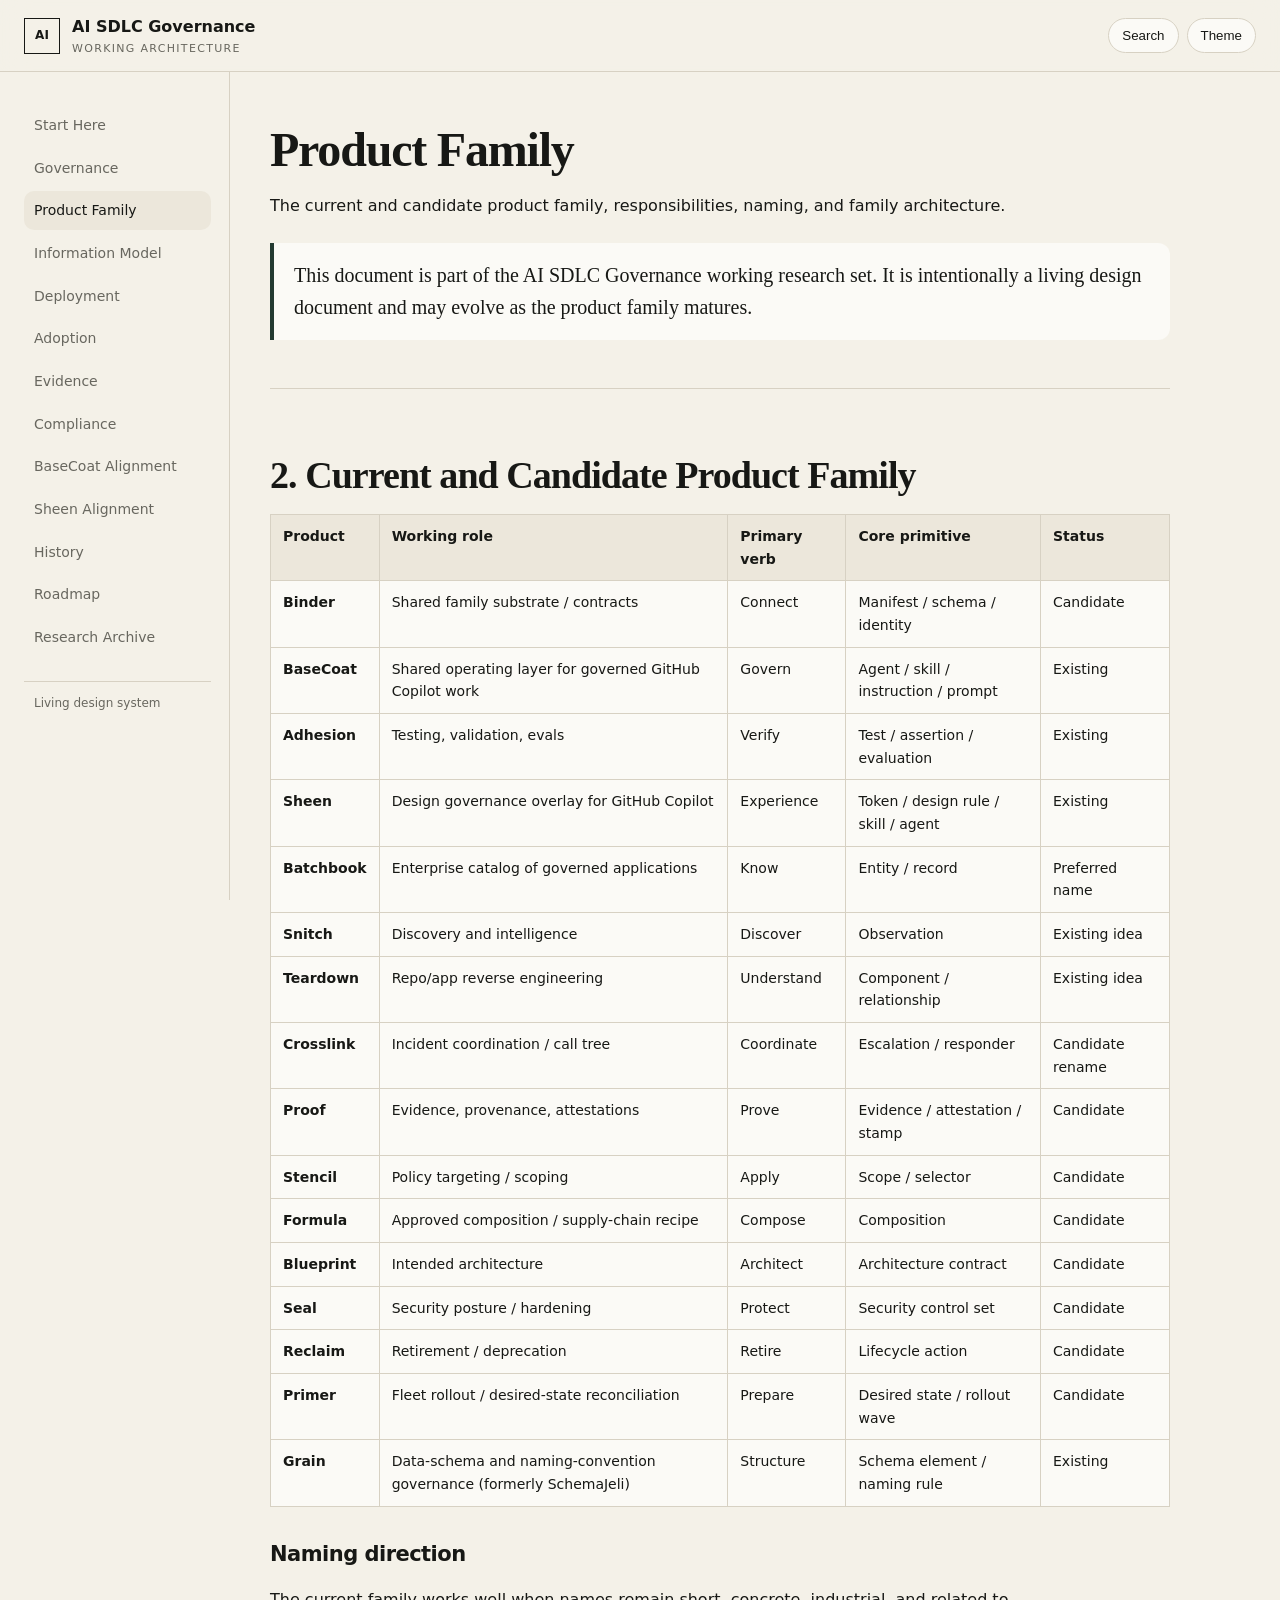
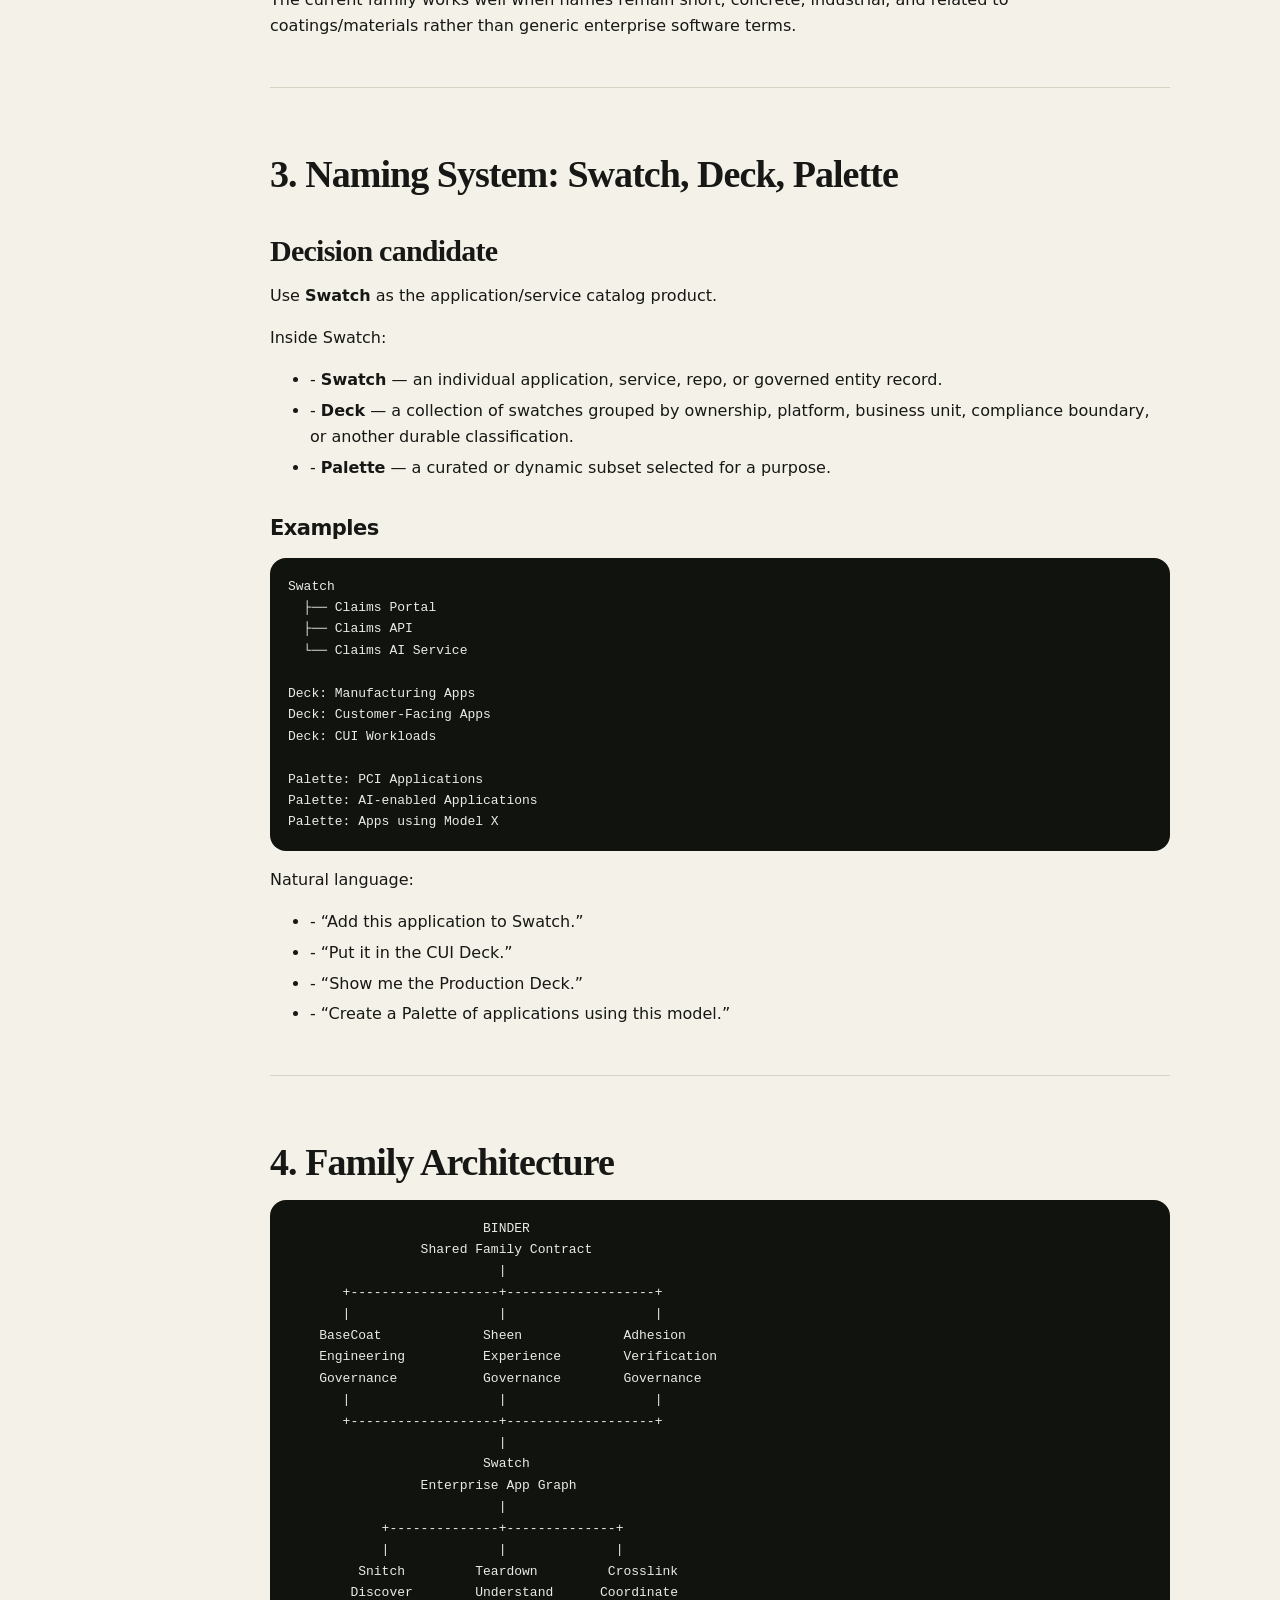
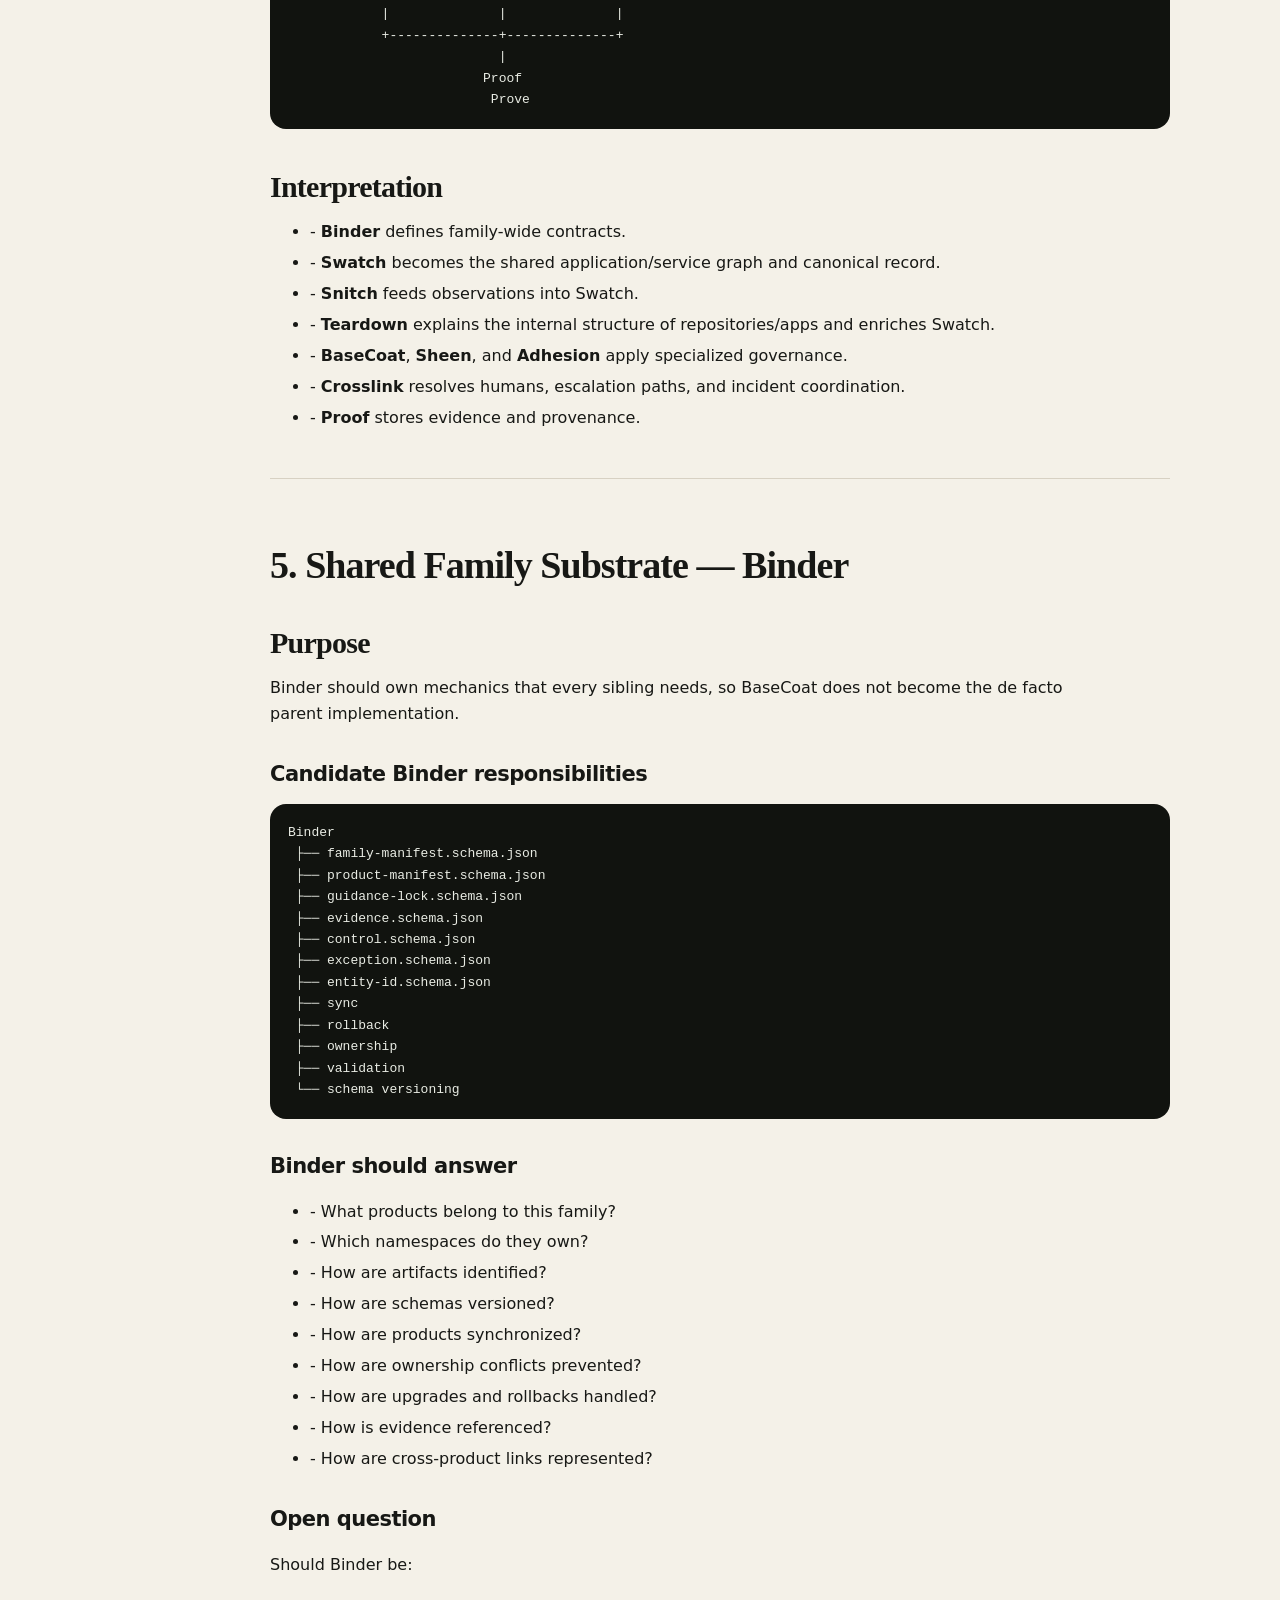
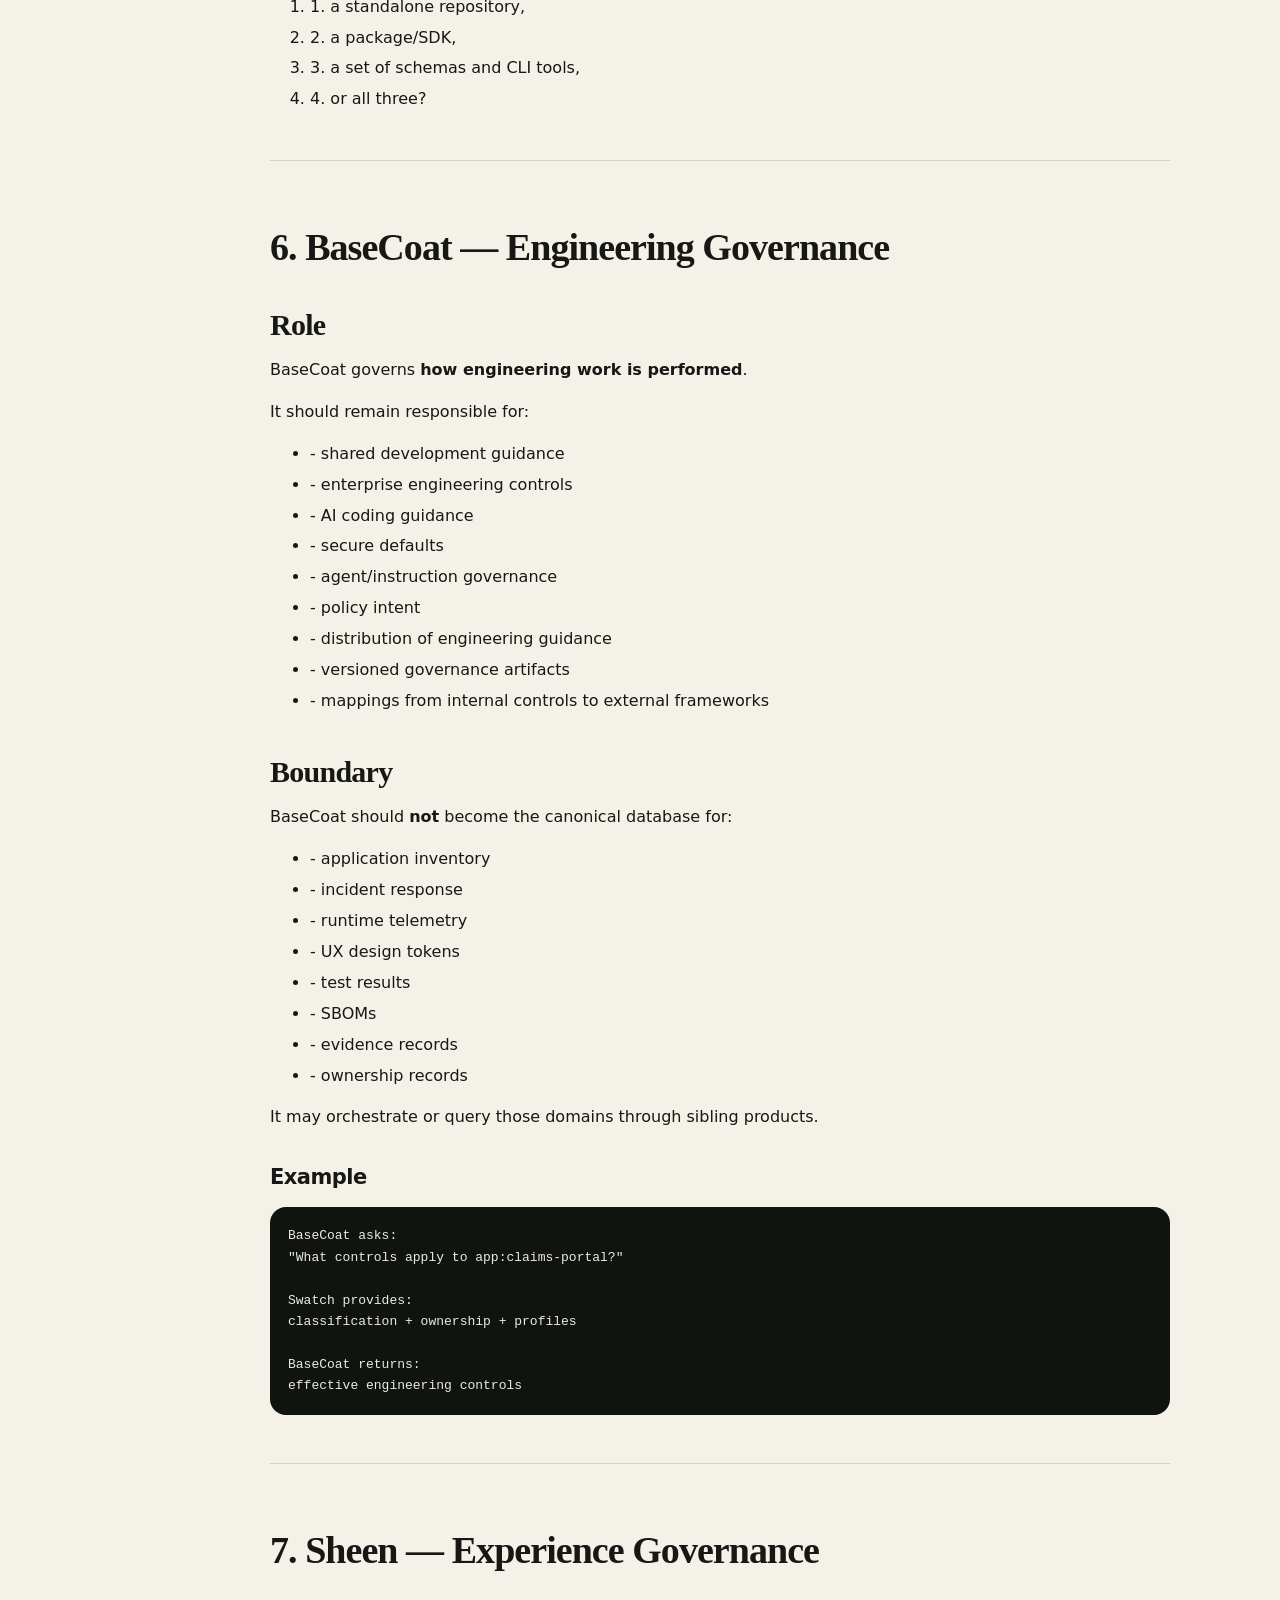
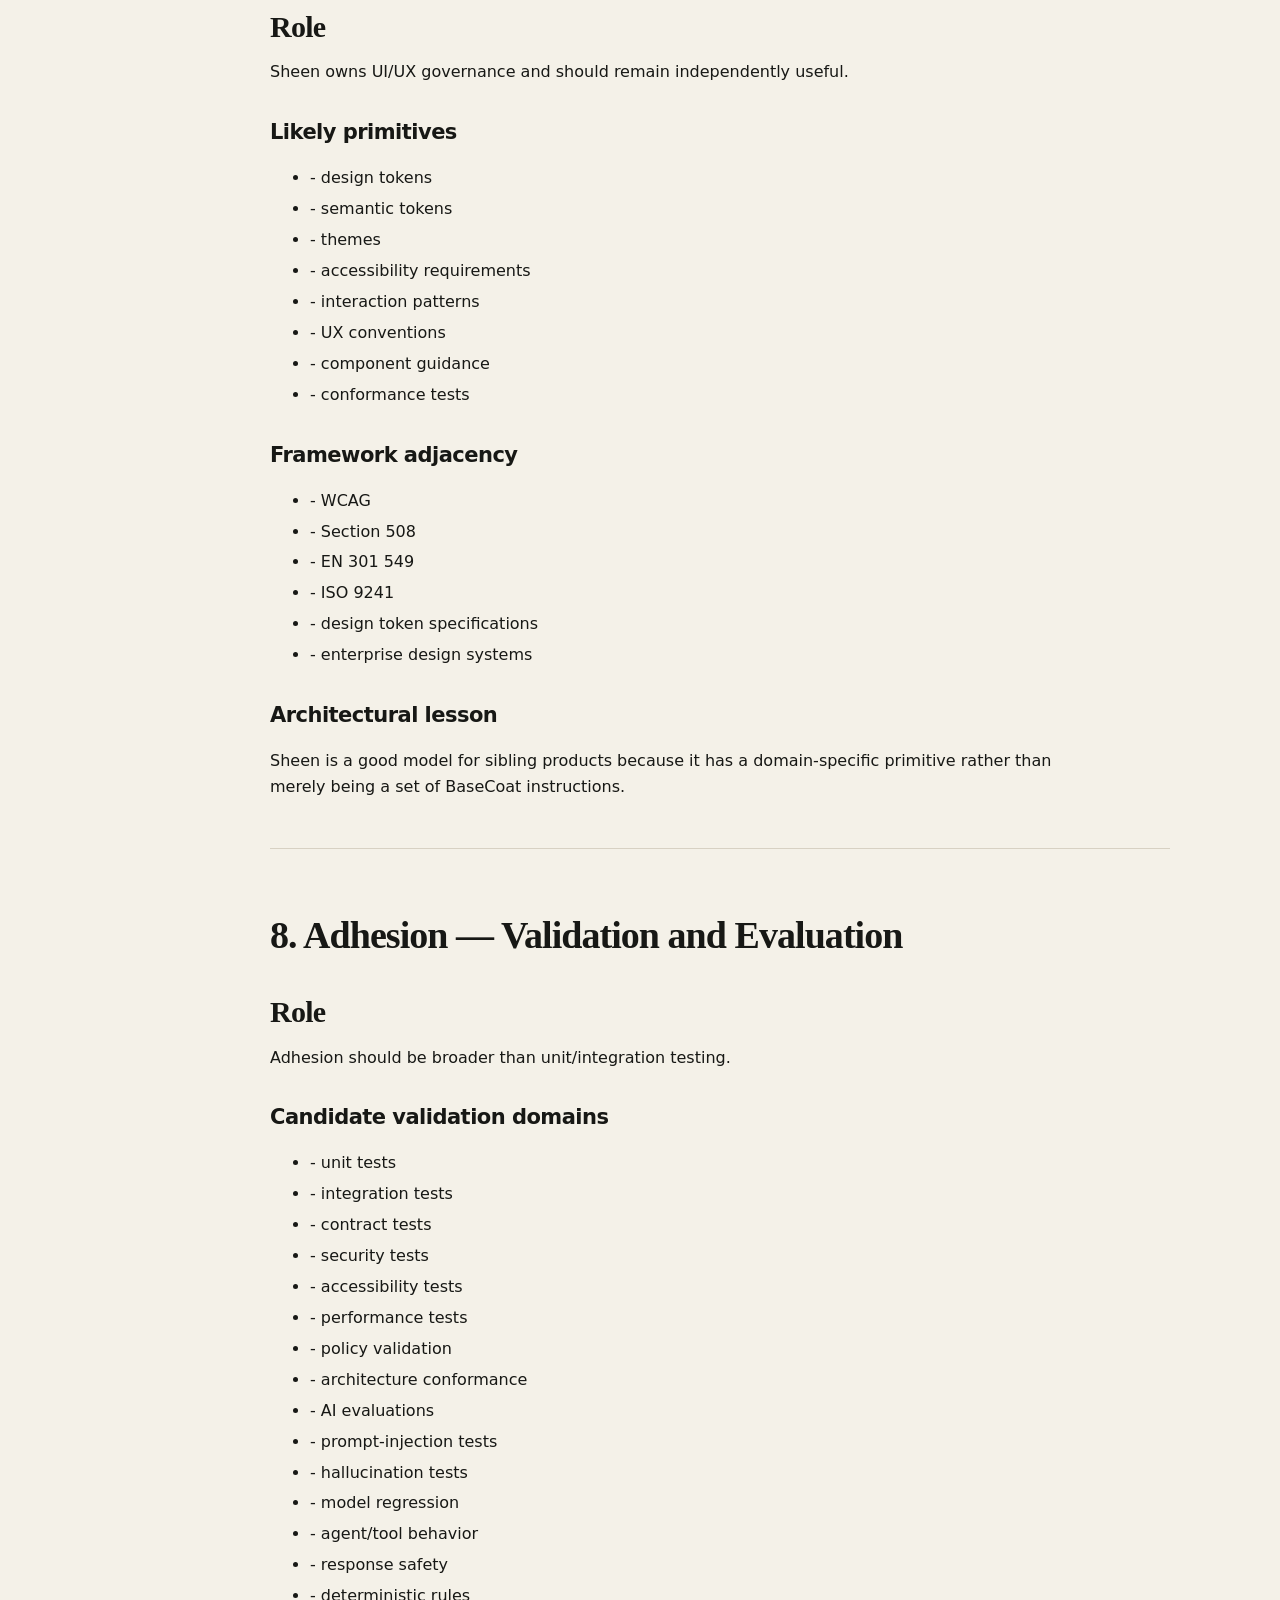
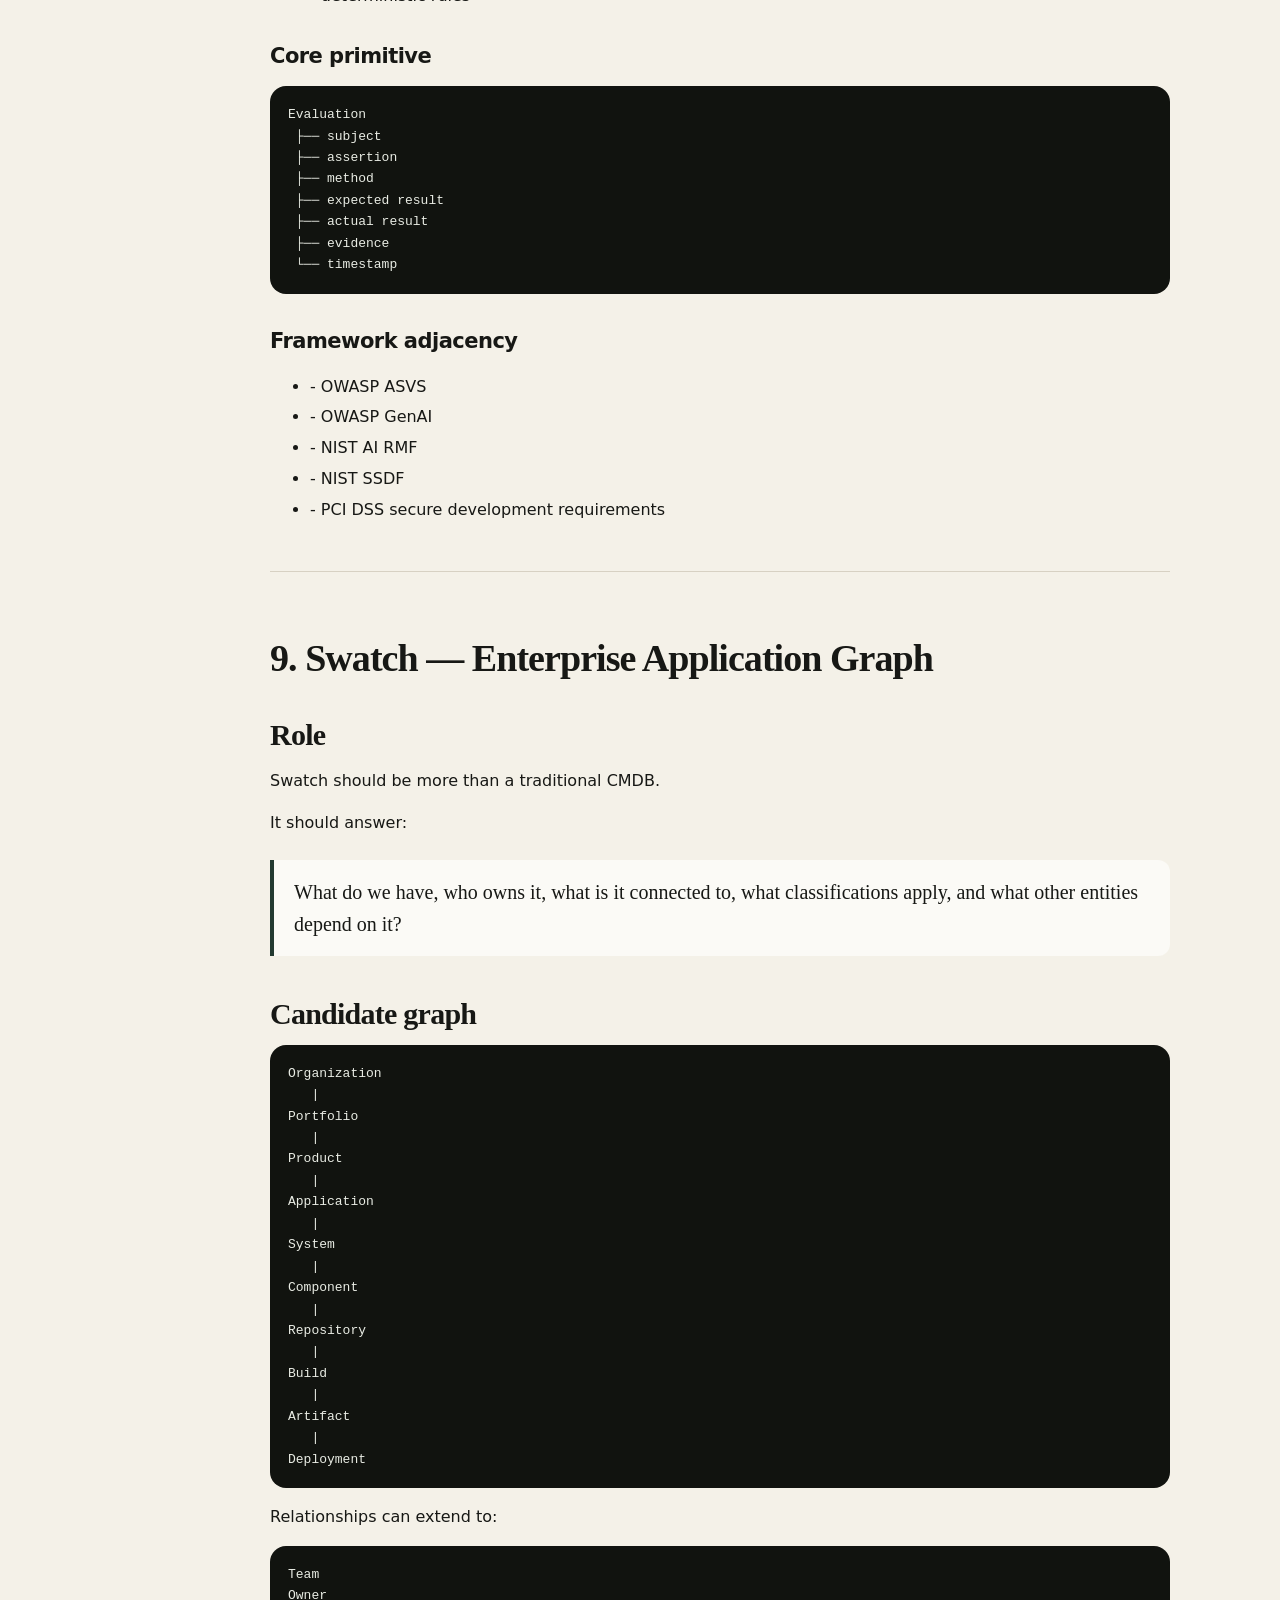
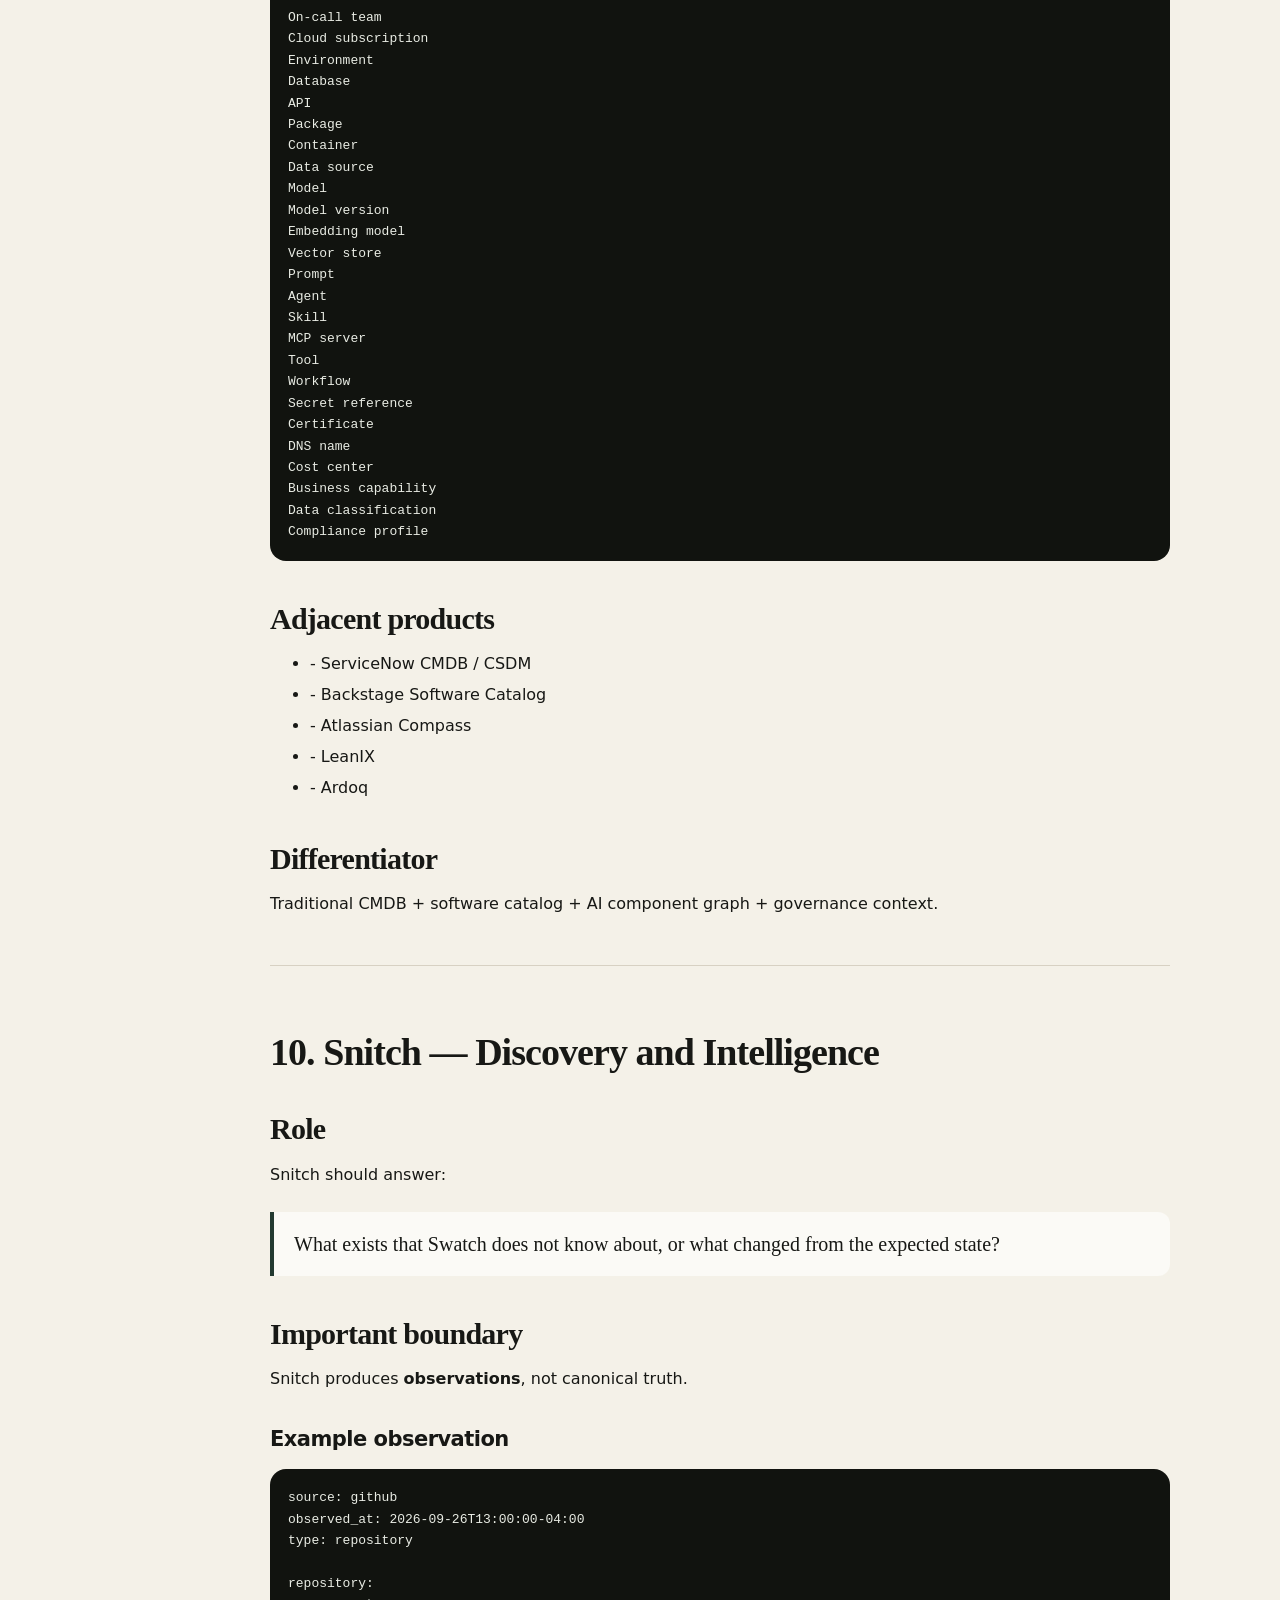
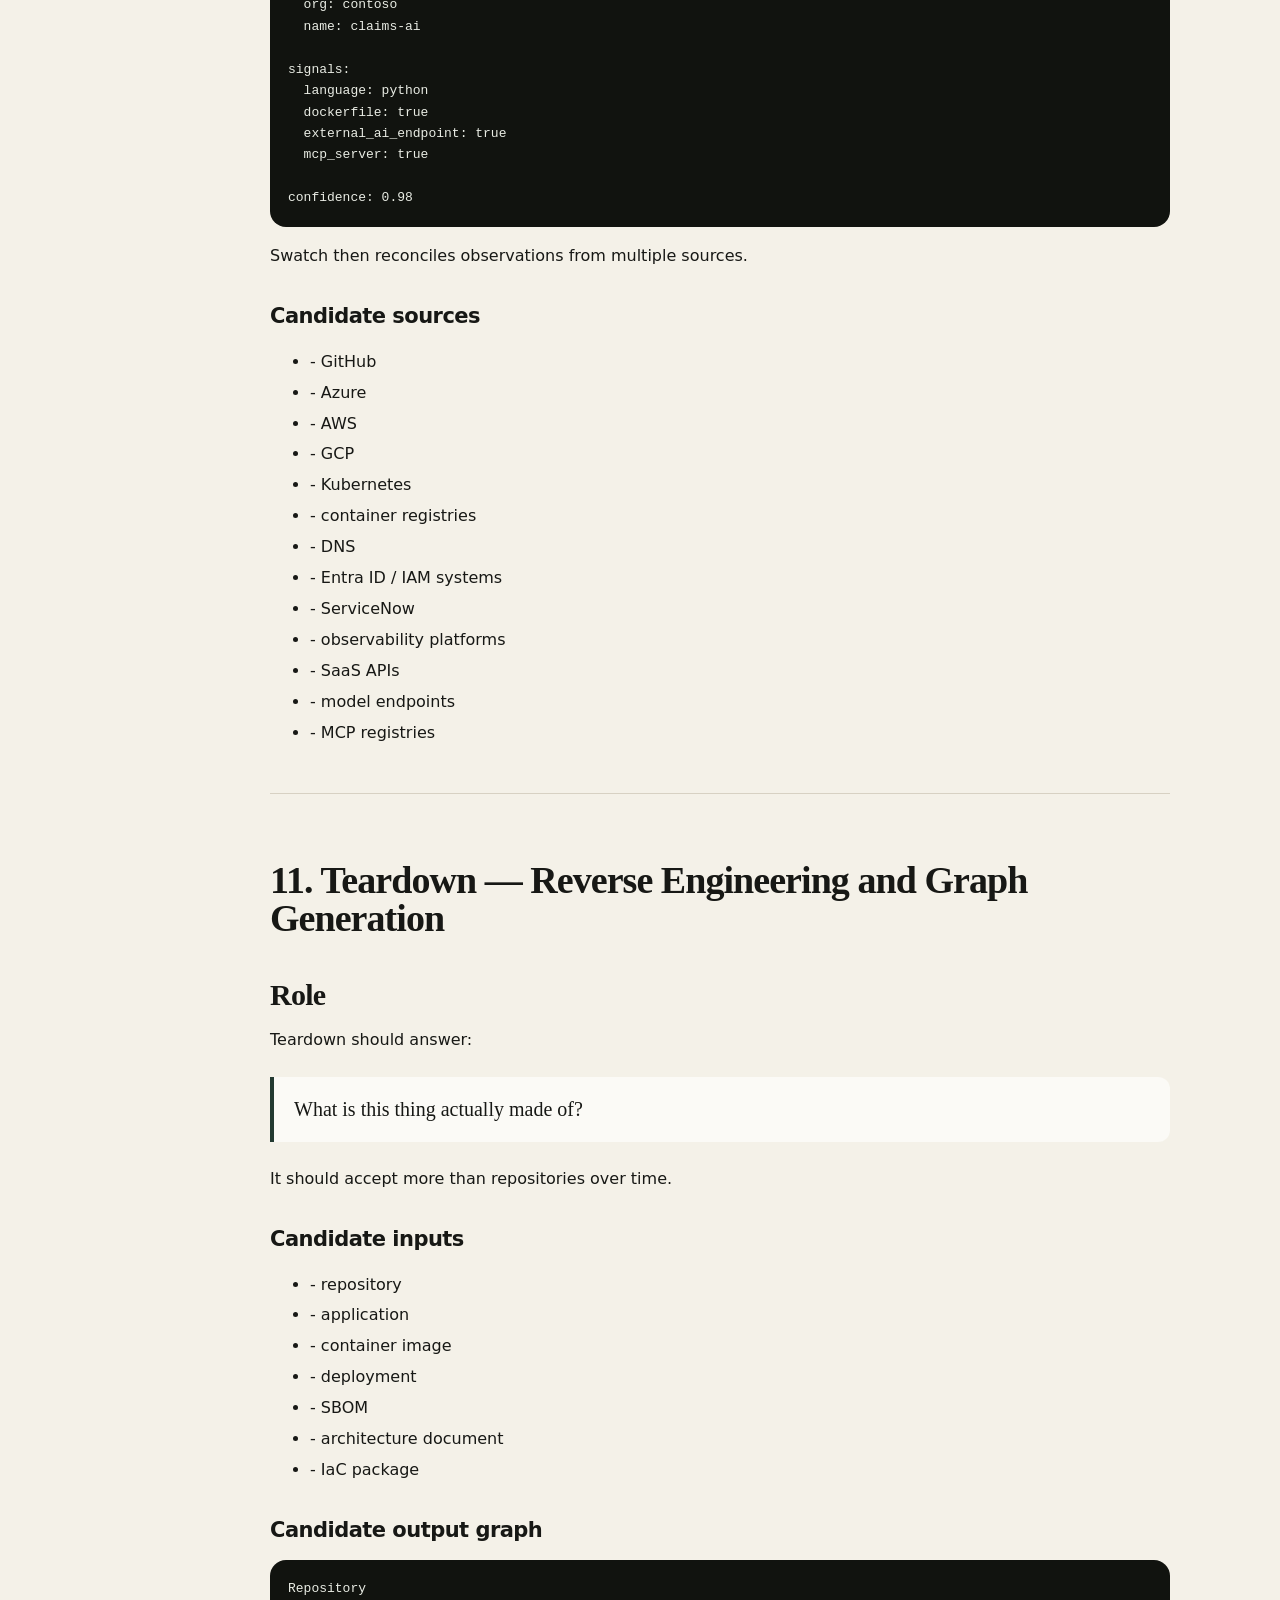
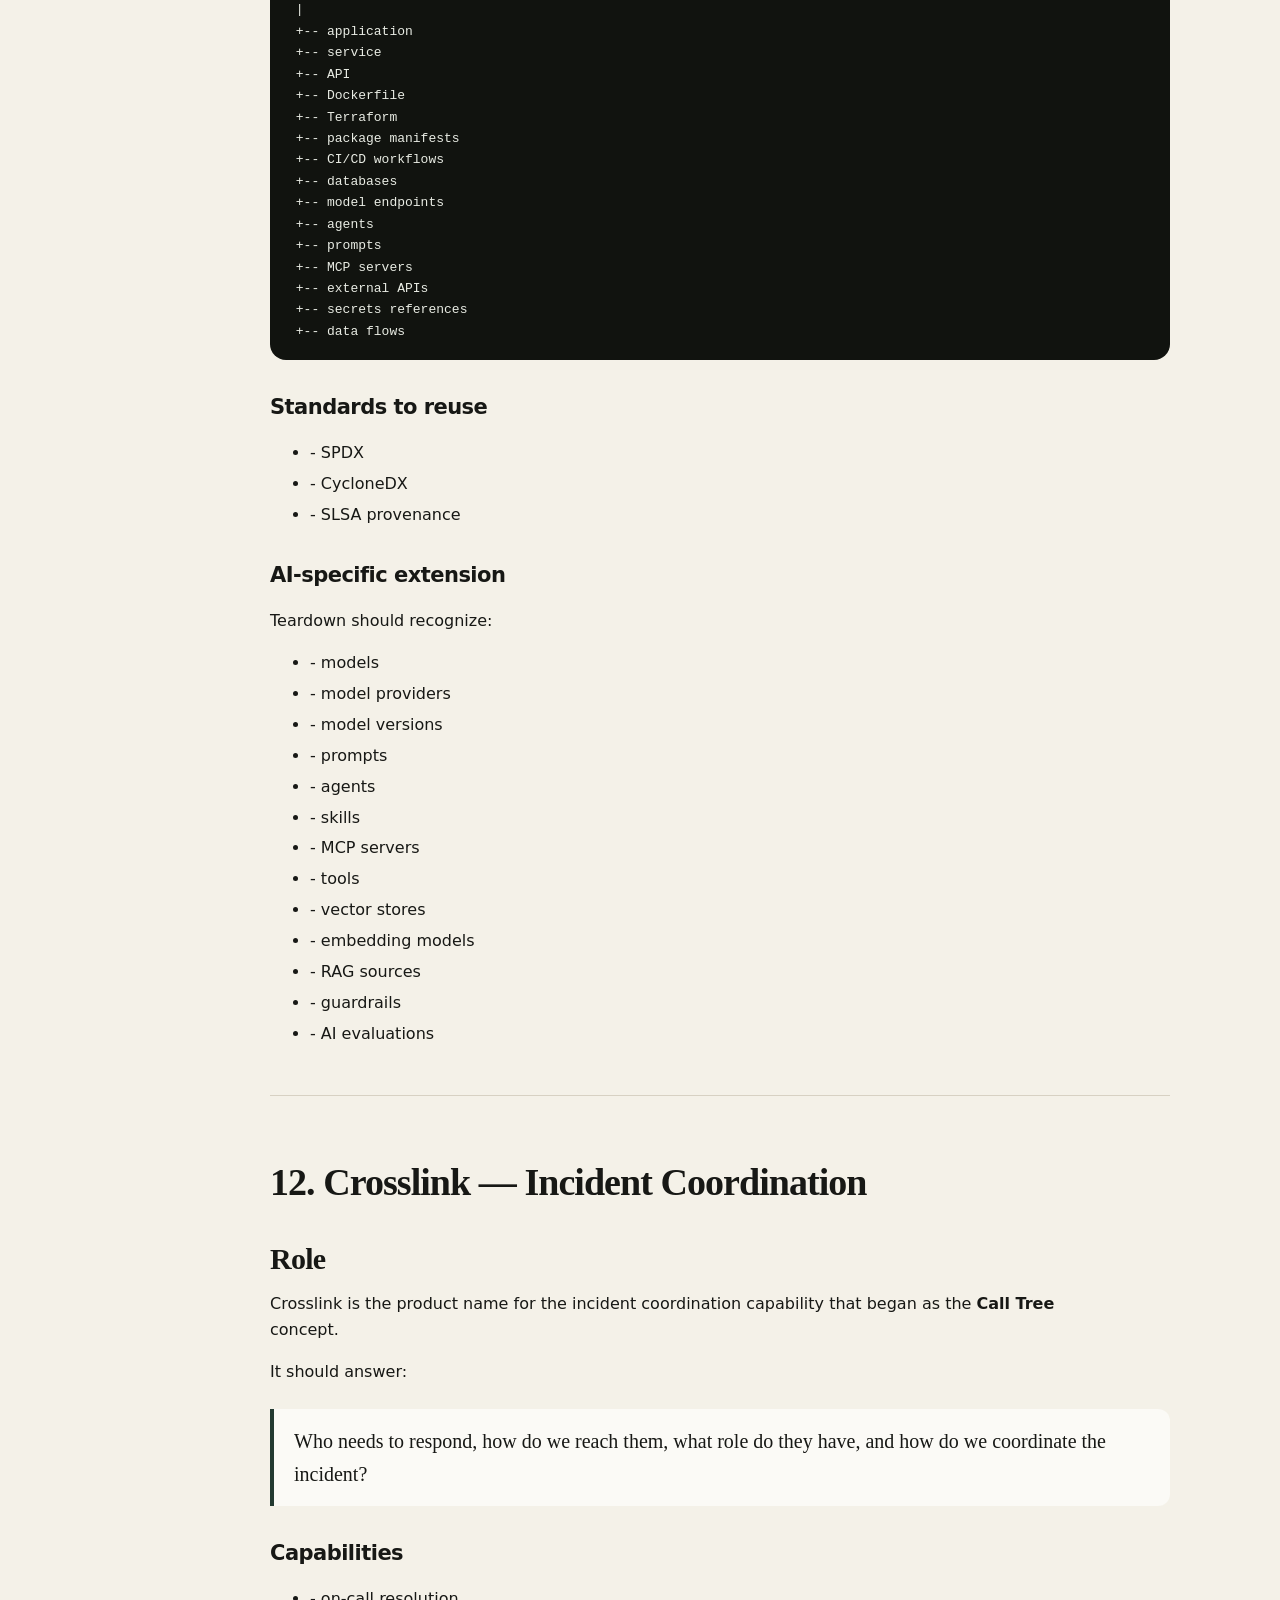
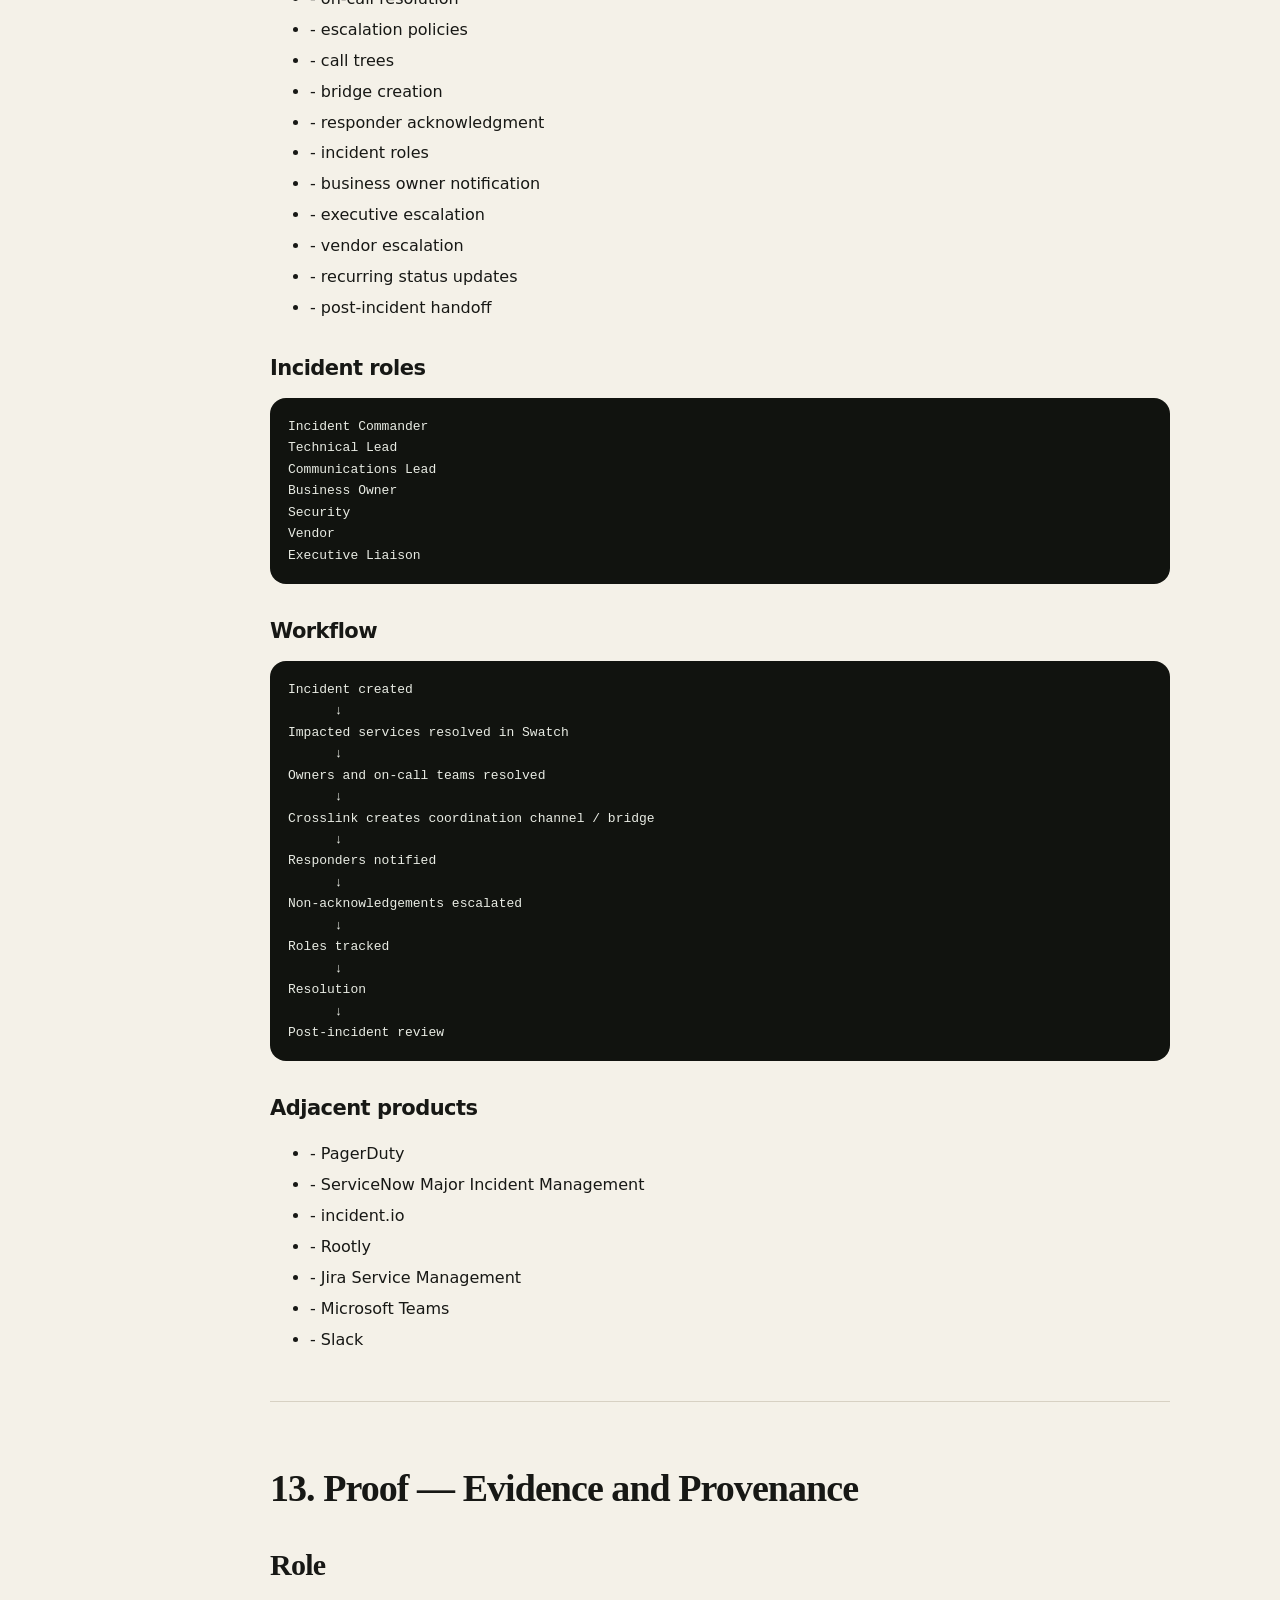
<file: site/family.html>
<!doctype html><html lang="en"><head><meta charset="utf-8"><meta name="viewport" content="width=device-width,initial-scale=1"><title>Product Family · AI SDLC Governance</title><link rel="stylesheet" href="styles.css"></head>
<body data-page="family"><header class="topbar"><a class="brand" href="index.html"><span class="brand-mark">AI</span><span><strong>AI SDLC Governance</strong><small>working architecture</small></span></a><div class="top-actions"><button id="searchButton">Search</button><button id="themeButton">Theme</button></div></header>
<div class="shell"><aside class="sidebar"><nav><a class="nav-link" data-page="home" href="index.html">Start Here</a>
<a class="nav-link" data-page="governance" href="governance.html">Governance</a>
<a class="nav-link" data-page="family" href="family.html">Product Family</a>
<a class="nav-link" data-page="information" href="information-model.html">Information Model</a>
<a class="nav-link" data-page="deployment" href="deployment.html">Deployment</a>
<a class="nav-link" data-page="adoption" href="adoption.html">Adoption</a>
<a class="nav-link" data-page="proof" href="proof.html">Evidence</a>
<a class="nav-link" data-page="compliance" href="compliance.html">Compliance</a>
<a class="nav-link" data-page="basecoat" href="basecoat.html">BaseCoat Alignment</a>
<a class="nav-link" data-page="sheen" href="sheen.html">Sheen Alignment</a>
<a class="nav-link" data-page="history" href="history.html">History</a>
<a class="nav-link" data-page="roadmap" href="roadmap.html">Roadmap</a>
<a class="nav-link" data-page="research" href="research.html">Research Archive</a></nav><div class="sidebar-note">Living design system</div></aside><main class="content"><article class="markdown-body"><h1 id='product-family'>Product Family</h1>
<p>The current and candidate product family, responsibilities, naming, and family architecture.</p>
<blockquote>This document is part of the AI SDLC Governance working research set. It is intentionally a living design document and may evolve as the product family matures.</blockquote>
<hr>
<h1 id='2-current-and-candidate-product-family'>2. Current and Candidate Product Family</h1>
<div class='table-wrap'><table><thead><tr><th>Product</th><th>Working role</th><th>Primary verb</th><th>Core primitive</th><th>Status</th></tr></thead><tbody>
<tr><td><strong>Binder</strong></td><td>Shared family substrate / contracts</td><td>Connect</td><td>Manifest / schema / identity</td><td>Candidate</td></tr>
<tr><td><strong>BaseCoat</strong></td><td>Shared operating layer for governed GitHub Copilot work</td><td>Govern</td><td>Agent / skill / instruction / prompt</td><td>Existing</td></tr>
<tr><td><strong>Adhesion</strong></td><td>Testing, validation, evals</td><td>Verify</td><td>Test / assertion / evaluation</td><td>Existing</td></tr>
<tr><td><strong>Sheen</strong></td><td>Design governance overlay for GitHub Copilot</td><td>Experience</td><td>Token / design rule / skill / agent</td><td>Existing</td></tr>
<tr><td><strong>Batchbook</strong></td><td>Enterprise catalog of governed applications</td><td>Know</td><td>Entity / record</td><td>Preferred name</td></tr>
<tr><td><strong>Snitch</strong></td><td>Discovery and intelligence</td><td>Discover</td><td>Observation</td><td>Existing idea</td></tr>
<tr><td><strong>Teardown</strong></td><td>Repo/app reverse engineering</td><td>Understand</td><td>Component / relationship</td><td>Existing idea</td></tr>
<tr><td><strong>Crosslink</strong></td><td>Incident coordination / call tree</td><td>Coordinate</td><td>Escalation / responder</td><td>Candidate rename</td></tr>
<tr><td><strong>Proof</strong></td><td>Evidence, provenance, attestations</td><td>Prove</td><td>Evidence / attestation / stamp</td><td>Candidate</td></tr>
<tr><td><strong>Stencil</strong></td><td>Policy targeting / scoping</td><td>Apply</td><td>Scope / selector</td><td>Candidate</td></tr>
<tr><td><strong>Formula</strong></td><td>Approved composition / supply-chain recipe</td><td>Compose</td><td>Composition</td><td>Candidate</td></tr>
<tr><td><strong>Blueprint</strong></td><td>Intended architecture</td><td>Architect</td><td>Architecture contract</td><td>Candidate</td></tr>
<tr><td><strong>Seal</strong></td><td>Security posture / hardening</td><td>Protect</td><td>Security control set</td><td>Candidate</td></tr>
<tr><td><strong>Reclaim</strong></td><td>Retirement / deprecation</td><td>Retire</td><td>Lifecycle action</td><td>Candidate</td></tr>
<tr><td><strong>Primer</strong></td><td>Fleet rollout / desired-state reconciliation</td><td>Prepare</td><td>Desired state / rollout wave</td><td>Candidate</td></tr>
<tr><td><strong>Grain</strong></td><td>Data-schema and naming-convention governance (formerly SchemaJeli)</td><td>Structure</td><td>Schema element / naming rule</td><td>Existing</td></tr>
</tbody></table></div>
<h3 id='naming-direction'>Naming direction</h3>
<p>The current family works well when names remain short, concrete, industrial, and related to coatings/materials rather than generic enterprise software terms.</p>
<hr>
<h1 id='3-naming-system-swatch-deck-palette'>3. Naming System: Swatch, Deck, Palette</h1>
<h2 id='decision-candidate'>Decision candidate</h2>
<p>Use <strong>Swatch</strong> as the application/service catalog product.</p>
<p>Inside Swatch:</p>
<ul>
<li>- <strong>Swatch</strong> — an individual application, service, repo, or governed entity record.</li>
<li>- <strong>Deck</strong> — a collection of swatches grouped by ownership, platform, business unit, compliance boundary, or another durable classification.</li>
<li>- <strong>Palette</strong> — a curated or dynamic subset selected for a purpose.</li>
</ul>
<h3 id='examples'>Examples</h3>
<pre><code class="language-text">Swatch
  ├── Claims Portal
  ├── Claims API
  └── Claims AI Service

Deck: Manufacturing Apps
Deck: Customer-Facing Apps
Deck: CUI Workloads

Palette: PCI Applications
Palette: AI-enabled Applications
Palette: Apps using Model X</code></pre>
<p>Natural language:</p>
<ul>
<li>- “Add this application to Swatch.”</li>
<li>- “Put it in the CUI Deck.”</li>
<li>- “Show me the Production Deck.”</li>
<li>- “Create a Palette of applications using this model.”</li>
</ul>
<hr>
<h1 id='4-family-architecture'>4. Family Architecture</h1>
<pre><code class="language-text">                         BINDER
                 Shared Family Contract
                           |
       +-------------------+-------------------+
       |                   |                   |
    BaseCoat             Sheen             Adhesion
    Engineering          Experience        Verification
    Governance           Governance        Governance
       |                   |                   |
       +-------------------+-------------------+
                           |
                         Swatch
                 Enterprise App Graph
                           |
            +--------------+--------------+
            |              |              |
         Snitch         Teardown         Crosslink
        Discover        Understand      Coordinate
            |              |              |
            +--------------+--------------+
                           |
                         Proof
                          Prove</code></pre>
<h2 id='interpretation'>Interpretation</h2>
<ul>
<li>- <strong>Binder</strong> defines family-wide contracts.</li>
<li>- <strong>Swatch</strong> becomes the shared application/service graph and canonical record.</li>
<li>- <strong>Snitch</strong> feeds observations into Swatch.</li>
<li>- <strong>Teardown</strong> explains the internal structure of repositories/apps and enriches Swatch.</li>
<li>- <strong>BaseCoat</strong>, <strong>Sheen</strong>, and <strong>Adhesion</strong> apply specialized governance.</li>
<li>- <strong>Crosslink</strong> resolves humans, escalation paths, and incident coordination.</li>
<li>- <strong>Proof</strong> stores evidence and provenance.</li>
</ul>
<hr>
<h1 id='5-shared-family-substrate-binder'>5. Shared Family Substrate — Binder</h1>
<h2 id='purpose'>Purpose</h2>
<p>Binder should own mechanics that every sibling needs, so BaseCoat does not become the de facto parent implementation.</p>
<h3 id='candidate-binder-responsibilities'>Candidate Binder responsibilities</h3>
<pre><code class="language-text">Binder
 ├── family-manifest.schema.json
 ├── product-manifest.schema.json
 ├── guidance-lock.schema.json
 ├── evidence.schema.json
 ├── control.schema.json
 ├── exception.schema.json
 ├── entity-id.schema.json
 ├── sync
 ├── rollback
 ├── ownership
 ├── validation
 └── schema versioning</code></pre>
<h3 id='binder-should-answer'>Binder should answer</h3>
<ul>
<li>- What products belong to this family?</li>
<li>- Which namespaces do they own?</li>
<li>- How are artifacts identified?</li>
<li>- How are schemas versioned?</li>
<li>- How are products synchronized?</li>
<li>- How are ownership conflicts prevented?</li>
<li>- How are upgrades and rollbacks handled?</li>
<li>- How is evidence referenced?</li>
<li>- How are cross-product links represented?</li>
</ul>
<h3 id='open-question'>Open question</h3>
<p>Should Binder be:</p>
<ol>
<li>1. a standalone repository,</li>
<li>2. a package/SDK,</li>
<li>3. a set of schemas and CLI tools,</li>
<li>4. or all three?</li>
</ol>
<hr>
<h1 id='6-basecoat-engineering-governance'>6. BaseCoat — Engineering Governance</h1>
<h2 id='role'>Role</h2>
<p>BaseCoat governs <strong>how engineering work is performed</strong>.</p>
<p>It should remain responsible for:</p>
<ul>
<li>- shared development guidance</li>
<li>- enterprise engineering controls</li>
<li>- AI coding guidance</li>
<li>- secure defaults</li>
<li>- agent/instruction governance</li>
<li>- policy intent</li>
<li>- distribution of engineering guidance</li>
<li>- versioned governance artifacts</li>
<li>- mappings from internal controls to external frameworks</li>
</ul>
<h2 id='boundary'>Boundary</h2>
<p>BaseCoat should <strong>not</strong> become the canonical database for:</p>
<ul>
<li>- application inventory</li>
<li>- incident response</li>
<li>- runtime telemetry</li>
<li>- UX design tokens</li>
<li>- test results</li>
<li>- SBOMs</li>
<li>- evidence records</li>
<li>- ownership records</li>
</ul>
<p>It may orchestrate or query those domains through sibling products.</p>
<h3 id='example'>Example</h3>
<pre><code class="language-text">BaseCoat asks:
&quot;What controls apply to app:claims-portal?&quot;

Swatch provides:
classification + ownership + profiles

BaseCoat returns:
effective engineering controls</code></pre>
<hr>
<h1 id='7-sheen-experience-governance'>7. Sheen — Experience Governance</h1>
<h2 id='role'>Role</h2>
<p>Sheen owns UI/UX governance and should remain independently useful.</p>
<h3 id='likely-primitives'>Likely primitives</h3>
<ul>
<li>- design tokens</li>
<li>- semantic tokens</li>
<li>- themes</li>
<li>- accessibility requirements</li>
<li>- interaction patterns</li>
<li>- UX conventions</li>
<li>- component guidance</li>
<li>- conformance tests</li>
</ul>
<h3 id='framework-adjacency'>Framework adjacency</h3>
<ul>
<li>- WCAG</li>
<li>- Section 508</li>
<li>- EN 301 549</li>
<li>- ISO 9241</li>
<li>- design token specifications</li>
<li>- enterprise design systems</li>
</ul>
<h3 id='architectural-lesson'>Architectural lesson</h3>
<p>Sheen is a good model for sibling products because it has a domain-specific primitive rather than merely being a set of BaseCoat instructions.</p>
<hr>
<h1 id='8-adhesion-validation-and-evaluation'>8. Adhesion — Validation and Evaluation</h1>
<h2 id='role'>Role</h2>
<p>Adhesion should be broader than unit/integration testing.</p>
<h3 id='candidate-validation-domains'>Candidate validation domains</h3>
<ul>
<li>- unit tests</li>
<li>- integration tests</li>
<li>- contract tests</li>
<li>- security tests</li>
<li>- accessibility tests</li>
<li>- performance tests</li>
<li>- policy validation</li>
<li>- architecture conformance</li>
<li>- AI evaluations</li>
<li>- prompt-injection tests</li>
<li>- hallucination tests</li>
<li>- model regression</li>
<li>- agent/tool behavior</li>
<li>- response safety</li>
<li>- deterministic rules</li>
</ul>
<h3 id='core-primitive'>Core primitive</h3>
<pre><code class="language-text">Evaluation
 ├── subject
 ├── assertion
 ├── method
 ├── expected result
 ├── actual result
 ├── evidence
 └── timestamp</code></pre>
<h3 id='framework-adjacency'>Framework adjacency</h3>
<ul>
<li>- OWASP ASVS</li>
<li>- OWASP GenAI</li>
<li>- NIST AI RMF</li>
<li>- NIST SSDF</li>
<li>- PCI DSS secure development requirements</li>
</ul>
<hr>
<h1 id='9-swatch-enterprise-application-graph'>9. Swatch — Enterprise Application Graph</h1>
<h2 id='role'>Role</h2>
<p>Swatch should be more than a traditional CMDB.</p>
<p>It should answer:</p>
<blockquote>What do we have, who owns it, what is it connected to, what classifications apply, and what other entities depend on it?</blockquote>
<h2 id='candidate-graph'>Candidate graph</h2>
<pre><code class="language-text">Organization
   |
Portfolio
   |
Product
   |
Application
   |
System
   |
Component
   |
Repository
   |
Build
   |
Artifact
   |
Deployment</code></pre>
<p>Relationships can extend to:</p>
<pre><code class="language-text">Team
Owner
On-call team
Cloud subscription
Environment
Database
API
Package
Container
Data source
Model
Model version
Embedding model
Vector store
Prompt
Agent
Skill
MCP server
Tool
Workflow
Secret reference
Certificate
DNS name
Cost center
Business capability
Data classification
Compliance profile</code></pre>
<h2 id='adjacent-products'>Adjacent products</h2>
<ul>
<li>- ServiceNow CMDB / CSDM</li>
<li>- Backstage Software Catalog</li>
<li>- Atlassian Compass</li>
<li>- LeanIX</li>
<li>- Ardoq</li>
</ul>
<h2 id='differentiator'>Differentiator</h2>
<p>Traditional CMDB + software catalog + AI component graph + governance context.</p>
<hr>
<h1 id='10-snitch-discovery-and-intelligence'>10. Snitch — Discovery and Intelligence</h1>
<h2 id='role'>Role</h2>
<p>Snitch should answer:</p>
<blockquote>What exists that Swatch does not know about, or what changed from the expected state?</blockquote>
<h2 id='important-boundary'>Important boundary</h2>
<p>Snitch produces <strong>observations</strong>, not canonical truth.</p>
<h3 id='example-observation'>Example observation</h3>
<pre><code class="language-yaml">source: github
observed_at: 2026-09-26T13:00:00-04:00
type: repository

repository:
  org: contoso
  name: claims-ai

signals:
  language: python
  dockerfile: true
  external_ai_endpoint: true
  mcp_server: true

confidence: 0.98</code></pre>
<p>Swatch then reconciles observations from multiple sources.</p>
<h3 id='candidate-sources'>Candidate sources</h3>
<ul>
<li>- GitHub</li>
<li>- Azure</li>
<li>- AWS</li>
<li>- GCP</li>
<li>- Kubernetes</li>
<li>- container registries</li>
<li>- DNS</li>
<li>- Entra ID / IAM systems</li>
<li>- ServiceNow</li>
<li>- observability platforms</li>
<li>- SaaS APIs</li>
<li>- model endpoints</li>
<li>- MCP registries</li>
</ul>
<hr>
<h1 id='11-teardown-reverse-engineering-and-graph-generation'>11. Teardown — Reverse Engineering and Graph Generation</h1>
<h2 id='role'>Role</h2>
<p>Teardown should answer:</p>
<blockquote>What is this thing actually made of?</blockquote>
<p>It should accept more than repositories over time.</p>
<h3 id='candidate-inputs'>Candidate inputs</h3>
<ul>
<li>- repository</li>
<li>- application</li>
<li>- container image</li>
<li>- deployment</li>
<li>- SBOM</li>
<li>- architecture document</li>
<li>- IaC package</li>
</ul>
<h3 id='candidate-output-graph'>Candidate output graph</h3>
<pre><code class="language-text">Repository
 |
 +-- application
 +-- service
 +-- API
 +-- Dockerfile
 +-- Terraform
 +-- package manifests
 +-- CI/CD workflows
 +-- databases
 +-- model endpoints
 +-- agents
 +-- prompts
 +-- MCP servers
 +-- external APIs
 +-- secrets references
 +-- data flows</code></pre>
<h3 id='standards-to-reuse'>Standards to reuse</h3>
<ul>
<li>- SPDX</li>
<li>- CycloneDX</li>
<li>- SLSA provenance</li>
</ul>
<h3 id='ai-specific-extension'>AI-specific extension</h3>
<p>Teardown should recognize:</p>
<ul>
<li>- models</li>
<li>- model providers</li>
<li>- model versions</li>
<li>- prompts</li>
<li>- agents</li>
<li>- skills</li>
<li>- MCP servers</li>
<li>- tools</li>
<li>- vector stores</li>
<li>- embedding models</li>
<li>- RAG sources</li>
<li>- guardrails</li>
<li>- AI evaluations</li>
</ul>
<hr>
<h1 id='12-crosslink-incident-coordination'>12. Crosslink — Incident Coordination</h1>
<h2 id='role'>Role</h2>
<p>Crosslink is the product name for the incident coordination capability that began as the <strong>Call Tree</strong> concept.</p>
<p>It should answer:</p>
<blockquote>Who needs to respond, how do we reach them, what role do they have, and how do we coordinate the incident?</blockquote>
<h3 id='capabilities'>Capabilities</h3>
<ul>
<li>- on-call resolution</li>
<li>- escalation policies</li>
<li>- call trees</li>
<li>- bridge creation</li>
<li>- responder acknowledgment</li>
<li>- incident roles</li>
<li>- business owner notification</li>
<li>- executive escalation</li>
<li>- vendor escalation</li>
<li>- recurring status updates</li>
<li>- post-incident handoff</li>
</ul>
<h3 id='incident-roles'>Incident roles</h3>
<pre><code class="language-text">Incident Commander
Technical Lead
Communications Lead
Business Owner
Security
Vendor
Executive Liaison</code></pre>
<h3 id='workflow'>Workflow</h3>
<pre><code class="language-text">Incident created
      ↓
Impacted services resolved in Swatch
      ↓
Owners and on-call teams resolved
      ↓
Crosslink creates coordination channel / bridge
      ↓
Responders notified
      ↓
Non-acknowledgements escalated
      ↓
Roles tracked
      ↓
Resolution
      ↓
Post-incident review</code></pre>
<h3 id='adjacent-products'>Adjacent products</h3>
<ul>
<li>- PagerDuty</li>
<li>- ServiceNow Major Incident Management</li>
<li>- incident.io</li>
<li>- Rootly</li>
<li>- Jira Service Management</li>
<li>- Microsoft Teams</li>
<li>- Slack</li>
</ul>
<hr>
<h1 id='13-proof-evidence-and-provenance'>13. Proof — Evidence and Provenance</h1>
<h2 id='role'>Role</h2>
<p>Proof stores evidence, provenance, attestations, and conformance artifacts. It should not independently declare compliance.</p>
<h3 id='core-model'>Core model</h3>
<pre><code class="language-text">Control
   ↓
Policy
   ↓
Implementation
   ↓
Test
   ↓
Result
   ↓
Evidence
   ↓
Approval</code></pre>
<h3 id='example'>Example</h3>
<pre><code class="language-yaml">subject: app:claims-portal
control: BC-SCM-004
assertion: pass

evidence:
  source: github
  workflow: build.yml
  run: 987324
  commit: 5d7841f

produced_by: adhesion
observed_at: 2026-09-26
expires_at: 2026-10-26</code></pre>
<h3 id='adjacent-products'>Adjacent products</h3>
<ul>
<li>- ServiceNow GRC / IRM</li>
<li>- Archer</li>
<li>- Vanta</li>
<li>- Drata</li>
<li>- AuditBoard</li>
</ul>
<h3 id='useful-standards'>Useful standards</h3>
<ul>
<li>- OSCAL</li>
<li>- in-toto / provenance concepts</li>
<li>- SLSA attestations</li>
</ul>
<hr>
<h1 id='20-candidate-product-names-to-reserve'>20. Candidate Product Names to Reserve</h1>
<h2 id='strong-candidates'>Strong candidates</h2>
<ul>
<li>- <strong>Binder</strong> — shared family contracts</li>
<li>- <strong>Swatch</strong> — application catalog / graph</li>
<li>- <strong>Deck</strong> — durable grouping within Swatch</li>
<li>- <strong>Palette</strong> — curated/dynamic subset within Swatch</li>
<li>- <strong>Stencil</strong> — policy targeting / scope</li>
<li>- <strong>Formula</strong> — approved composition</li>
<li>- <strong>Crosslink</strong> — incident coordination</li>
<li>- <strong>Proof</strong> — evidence / provenance</li>
<li>- <strong>Blueprint</strong> — intended architecture</li>
<li>- <strong>Seal</strong> — security / hardening</li>
<li>- <strong>Reclaim</strong> — retirement / lifecycle</li>
<li>- <strong>Substrate</strong> — platform/environment</li>
<li>- <strong>Batch</strong> — release/provenance unit</li>
<li>- <strong>Cure</strong> — readiness/maturity</li>
<li>- <strong>Mask</strong> — exclusions/scoping</li>
<li>- <strong>Finish</strong> — release readiness</li>
</ul>
<h2 id='names-already-established'>Names already established</h2>
<ul>
<li>- BaseCoat</li>
<li>- Adhesion</li>
<li>- Sheen</li>
<li>- Snitch</li>
<li>- Teardown</li>
</ul>
<hr>
<h1 id='21-potential-product-boundaries'>21. Potential Product Boundaries</h1>
<h2 id='build-as-first-class-products'>Build as first-class products</h2>
<p>Likely strong candidates:</p>
<ol>
<li>1. BaseCoat</li>
<li>2. Adhesion</li>
<li>3. Sheen</li>
<li>4. Swatch</li>
<li>5. Snitch</li>
<li>6. Teardown</li>
<li>7. Crosslink</li>
<li>8. Proof</li>
<li>9. Binder</li>
</ol>
<h2 id='consider-as-shared-services-concepts-before-making-products'>Consider as shared services / concepts before making products</h2>
<ul>
<li>- Stencil</li>
<li>- Formula</li>
<li>- Blueprint</li>
<li>- Seal</li>
<li>- Reclaim</li>
<li>- Gauge</li>
<li>- Cost / FinOps</li>
<li>- runtime observability</li>
</ul>
<h3 id='reasoning'>Reasoning</h3>
<p>Avoid product sprawl. Some concepts may be better expressed as:</p>
<ul>
<li>- Swatch entity types,</li>
<li>- BaseCoat control domains,</li>
<li>- Teardown outputs,</li>
<li>- Binder primitives,</li>
<li>- or integrations with existing products.</li>
</ul>
<hr>
<h1 id='73-naming-update-crosslink'>73. Naming Update — Crosslink</h1>
<p><strong>Decision:</strong> Use <strong>Crosslink</strong> as the product name for incident and operational coordination.</p>
<h2 id='why-crosslink-fits'>Why Crosslink fits</h2>
<p>In coatings and polymer chemistry, crosslinking connects polymer chains into a stronger network.</p>
<p>That maps naturally to incident and operational coordination:</p>
<pre><code class="language-text">Incident / Event
      |
   Crosslink
      |
  +---+-------------+-------------+
  |                 |             |
Owner           On-call       Security
  |                 |             |
Business        Technical       Vendor
Owner           Responder       Support</code></pre>
<p>Crosslink is responsible for connecting the <strong>right people, roles, teams, and escalation paths</strong> around a governed application.</p>
<h3 id='product-role'>Product role</h3>
<blockquote><strong>Crosslink — Coordinate</strong></blockquote>
<p>Candidate capabilities:</p>
<ul>
<li>- call trees</li>
<li>- on-call resolution</li>
<li>- escalation paths</li>
<li>- responder acknowledgement</li>
<li>- bridge/channel coordination</li>
<li>- incident roles</li>
<li>- business-owner notification</li>
<li>- vendor escalation</li>
<li>- status communications</li>
<li>- post-incident handoff</li>
</ul>
<h3 id='boundary'>Boundary</h3>
<p>Crosslink coordinates response.</p>
<p>It should not become the primary:</p>
<ul>
<li>- observability platform,</li>
<li>- incident-detection engine,</li>
<li>- application inventory,</li>
<li>- or diagnostic system.</li>
</ul>
<p>Those capabilities should be supplied by integrations, Snitch, Teardown, and Swatch/Batch context.</p>
<hr>
<h1 id='74-rethinking-batch-a-governed-application-package'>74. Rethinking Batch — A Governed Application Package</h1>
<p>A stronger interpretation of <strong>Batch</strong> is emerging.</p>
<p>Instead of treating Batch only as an evidence store, a <strong>Batch can represent one complete governed application unit</strong>.</p>
<p>A Batch brings together the material needed to understand, govern, validate, operate, and prove one application.</p>
<pre><code class="language-text">Batch: Claims Processing
│
├── Identity / Manifest
│
├── Swatch
│   ├── ownership
│   ├── classification
│   ├── business context
│   ├── lifecycle
│   └── profiles
│
├── Teardown Graph
│   ├── repositories
│   ├── services
│   ├── APIs
│   ├── packages
│   ├── models
│   ├── agents
│   ├── MCP servers
│   └── dependencies
│
├── Blueprint / Formula
│   ├── intended architecture
│   └── approved composition
│
├── BaseCoat
│   ├── applicable controls
│   ├── policy versions
│   └── exceptions
│
├── Adhesion
│   ├── tests
│   ├── evaluations
│   └── results
│
├── Sheen
│   └── experience/design conformance
│
├── Crosslink
│   ├── owners
│   ├── responders
│   └── escalation paths
│
└── Proof / Provenance
    ├── builds
    ├── SBOM
    ├── attestations
    ├── approvals
    ├── deployments
    └── history</code></pre>
<p>This makes <strong>Batch</strong> analogous to a manufactured coating batch:</p>
<ul>
<li>- it has an identity,</li>
<li>- a composition,</li>
<li>- a specification,</li>
<li>- inputs,</li>
<li>- test results,</li>
<li>- provenance,</li>
<li>- disposition,</li>
<li>- and history.</li>
</ul>
<p>The application is not just a record in a CMDB. It is a <strong>governed product instance with traceable composition and evidence</strong>.</p>
<hr>
<h1 id='75-what-is-a-catalog-of-batches'>75. What Is a Catalog of Batches?</h1>
<p>In manufacturing, collections of batch records are commonly described using terms such as:</p>
<ul>
<li>- <strong>batch register</strong></li>
<li>- <strong>batch log</strong></li>
<li>- <strong>batch history</strong></li>
<li>- <strong>batch record repository</strong></li>
<li>- <strong>lot history / lot genealogy</strong></li>
</ul>
<p>For this product family, the strongest naming candidates are:</p>
<div class='table-wrap'><table><thead><tr><th>Candidate</th><th>Meaning</th><th>Fit</th></tr></thead><tbody>
<tr><td><strong>Batchbook</strong></td><td>A book/catalog containing batches</td><td>Strongest family/product name</td></tr>
<tr><td><strong>Batch Register</strong></td><td>Formal register of batches</td><td>Precise, enterprise, less playful</td></tr>
<tr><td><strong>Batch Log</strong></td><td>Chronological record</td><td>Better for history than catalog/navigation</td></tr>
<tr><td><strong>Batch Library</strong></td><td>Collection of reusable/known batches</td><td>Familiar, but generic</td></tr>
<tr><td><strong>Batch Deck</strong></td><td>A grouped collection</td><td>Fits Swatch/Deck vocabulary but less manufacturing-authentic</td></tr>
<tr><td><strong>Lotbook</strong></td><td>Collection of lots</td><td>Strong traceability metaphor, less intuitive in software</td></tr>
<tr><td><strong>Formula Book</strong></td><td>Traditional collection of formulations</td><td>Better for approved recipes than actual application instances</td></tr>
</tbody></table></div>
<h2 id='current-preferred-model'>Current preferred model</h2>
<h3 id='batchbook'><strong>Batchbook</strong></h3>
<p>The enterprise catalog / system of record.</p>
<h3 id='batch'><strong>Batch</strong></h3>
<p>One governed application.</p>
<h3 id='swatch'><strong>Swatch</strong></h3>
<p>The compact identity/profile/manifest view of that Batch.</p>
<h3 id='deck'><strong>Deck</strong></h3>
<p>A durable grouping of Batches.</p>
<h3 id='palette'><strong>Palette</strong></h3>
<p>A curated or dynamic selection of Batches.</p>
<pre><code class="language-text">                    Batchbook
                        |
        +---------------+---------------+
        |               |               |
      Batch           Batch           Batch
   Claims App       ERP Service      AI Portal
        |
        +-- Swatch
        +-- Graph
        +-- Formula
        +-- Controls
        +-- Tests
        +-- Evidence
        +-- Crosslink</code></pre>
<p>This resolves an important naming issue:</p>
<blockquote><strong>Swatch does not have to be the entire catalog.</strong></blockquote>
<p>A Swatch can be the concise, recognizable representation of one Batch, while <strong>Batchbook</strong> is the larger enterprise catalog and graph.</p>
<hr>
<h1 id='76-batchbook-vocabulary'>76. Batchbook Vocabulary</h1>
<p>A potential domain vocabulary:</p>
<pre><code class="language-text">Batchbook
    Enterprise catalog of governed applications

Batch
    One governed application/product instance

Swatch
    Human- and machine-readable application profile

Deck
    Durable organizational grouping

Palette
    Dynamic/curated selection

Formula
    Approved component/composition definition

Blueprint
    Intended architecture

Teardown
    Discovered architecture/composition graph

Stamp
    A signed/approved attestation or validation result

Batch Record
    Historical evidence package for a particular version/release

Lot
    Optional immutable artifact/build/deployment grouping</code></pre>
<h3 id='example'>Example</h3>
<pre><code class="language-text">Batchbook
  |
  +-- Batch: claims-processing
        |
        +-- Swatch: claims-processing.yaml
        |
        +-- Blueprint: claims-v4
        |
        +-- Formula: python-api-ai-v3
        |
        +-- Teardown:
        |      actual application graph
        |
        +-- BaseCoat:
        |      142 applicable controls
        |
        +-- Adhesion:
        |      latest evaluation results
        |
        +-- Crosslink:
        |      claims-platform responders
        |
        +-- Batch Records:
               release 2026.09.1
               release 2026.09.2
               release 2026.09.3</code></pre>
<p>This distinction also prevents the word <strong>Batch</strong> from being overloaded as both the current application and every individual build.</p>
<p>The <strong>Batch</strong> is the governed application.</p>
<p>A <strong>Batch Record</strong> captures a point-in-time release/build/evidence state.</p>
<hr>
<h1 id='77-revised-family-map'>77. Revised Family Map</h1>
<p>With the naming changes and the stronger Batch model:</p>
<pre><code class="language-text">                         BINDER
                 Shared Family Contract
                           |
       +-------------------+-------------------+
       |                   |                   |
    BaseCoat             Sheen             Adhesion
     Govern             Experience           Verify
       |                   |                   |
       +-------------------+-------------------+
                           |
                       BATCHBOOK
                  Enterprise Catalog
                           |
                         Batch
              One Governed Application
                           |
          +----------------+----------------+
          |                |                |
        Swatch          Teardown        Crosslink
        Profile         Understand      Coordinate
          |                |                |
          +----------------+----------------+
                           |
                         Snitch
                        Discover
                           |
                       Observations</code></pre>
<p>Each Batch can also contain or reference:</p>
<pre><code class="language-text">Blueprint
Formula
Controls
Exceptions
Evaluations
Evidence
Attestations
Deployment history
Lifecycle state</code></pre>
<h2 id='working-verbs'>Working verbs</h2>
<ul>
<li>- <strong>Binder — Connect</strong></li>
<li>- <strong>BaseCoat — Govern</strong></li>
<li>- <strong>Sheen — Experience</strong></li>
<li>- <strong>Adhesion — Verify</strong></li>
<li>- <strong>Batchbook — Catalog</strong></li>
<li>- <strong>Batch — Represent</strong></li>
<li>- <strong>Swatch — Identify</strong></li>
<li>- <strong>Snitch — Discover</strong></li>
<li>- <strong>Teardown — Understand</strong></li>
<li>- <strong>Crosslink — Coordinate</strong></li>
</ul>
<hr>
<h1 id='110-updated-family-vocabulary'>110. Updated Family Vocabulary</h1>
<p>The current working vocabulary is:</p>
<pre><code class="language-text">Binder      Connect the family
BaseCoat    Govern engineering
Sheen       Govern experience
Adhesion    Verify behavior and quality

Batchbook   Catalog governed applications
Batch       One governed application
Swatch      Identify/profile the Batch

Snitch      Discover observations
Teardown    Understand composition and Genealogy
Crosslink   Coordinate people and incidents

Proof       Preserve evidence and provenance
Stamp       Assertion / attestation marker
CoA         Point-in-time conformance summary
Notary      Verify identity, signatures, integrity, and provenance
Genealogy   Trace component lineage

Blueprint   Intended architecture
Formula     Approved composition
Reclaim     Lifecycle / retirement</code></pre>
<p>A compact lifecycle:</p>
<pre><code class="language-text">Batchbook
   ↓
Batch
   ↓
Swatch
   ↓
BaseCoat
   ↓
Build
   ↓
Teardown / Genealogy
   ↓
Adhesion
   ↓
Proof
   ↓
Stamp
   ↓
CoA
   ↓
Deploy
   ↓
Crosslink / Operate
   ↓
Reclaim</code></pre>
<hr>
<h1 id='basecoat-alignment'>BaseCoat Alignment</h1>
<h2 id='canonical-product-description'>Canonical product description</h2>
<p>Within this family, <strong>BaseCoat</strong> should be described consistently with the public BaseCoat repository:</p>
<blockquote><strong>BaseCoat is the shared operating layer for governed GitHub Copilot work.</strong></blockquote>
<p>BaseCoat provides composable <strong>agents, skills, instructions, and prompts</strong> that route AI-assisted software work through intent, evidence, validation, approval boundaries, and repository-native workflows.</p>
<p>This is narrower and more useful than describing BaseCoat as the entire enterprise governance control plane.</p>
<p>The family-level architecture is broader:</p>
<pre><code class="language-text">AI SDLC Governance Family
│
├── BaseCoat
│   └── governed AI-assisted engineering
├── Sheen
│   └── experience governance
├── Adhesion
│   └── validation and evaluation
├── Batchbook
│   └── canonical application catalog
├── Snitch / Teardown
│   └── discovery, topology, Genealogy
├── Crosslink
│   └── operational coordination
└── Proof
    └── evidence and provenance</code></pre>
<p>BaseCoat may contain workflows or agents that operate across these domains, but the durable domain model and system of record should remain with the sibling that owns that domain.</p>
<p>Example:</p>
<pre><code class="language-text">BaseCoat incident-response agent
        ↓
uses / invokes
Crosslink capabilities

BaseCoat application-inventory agent
        ↓
produces observations for
Snitch / Teardown / Batchbook

BaseCoat UX workflow
        ↓
uses
Sheen contracts

BaseCoat testing workflow
        ↓
invokes
Adhesion evaluations</code></pre>
<h2 id='four-basecoat-primitives'>Four BaseCoat primitives</h2>
<p>The current BaseCoat model is intentionally built around four native primitives:</p>
<div class='table-wrap'><table><thead><tr><th>Primitive</th><th>Role</th></tr></thead><tbody>
<tr><td><strong>Agent</strong></td><td>Who / how the work is performed</td></tr>
<tr><td><strong>Skill</strong></td><td>Reusable knowledge and procedures</td></tr>
<tr><td><strong>Instruction</strong></td><td>Ambient rules and standards</td></tr>
<tr><td><strong>Prompt</strong></td><td>Structured invocation</td></tr>
</tbody></table></div>
<p>The <code>/basecoat</code> router sits above these primitives as the common entry point.</p>
<p>These primitives are part of BaseCoat&#x27;s product contract and should not be replaced by family-level terminology.</p>
<h2 id='guardrails-and-visibility'>Guardrails and Visibility</h2>
<p>BaseCoat uses two complementary planes:</p>
<pre><code class="language-text">Guardrails Plane
agents · skills · instructions · prompts
              +
Visibility Plane
issues · pull requests · workflows · milestones / projects</code></pre>
<p>The intent is:</p>
<blockquote>Guardrails without visibility create blind execution.</blockquote>
<blockquote>Visibility without guardrails creates inconsistent execution.</blockquote>
<p>This model is specific to BaseCoat and complements the broader family distinction between <strong>control plane</strong> and <strong>execution plane</strong>.</p>
<pre><code class="language-text">Family architecture:
Control plane ↔ Execution plane

BaseCoat operating model:
Guardrails plane ↔ Visibility plane</code></pre>
<h2 id='binder-current-state-vs-target-state'>Binder: current state vs. target state</h2>
<p><strong>Binder is a target family architecture, not yet the canonical shared implementation.</strong></p>
<p>Today, BaseCoat already contains shared cross-product mechanics such as versioned ownership/lock semantics used by BaseCoat, Sheen, and Adhesion.</p>
<p>The Binder idea should therefore be described as:</p>
<blockquote><strong>A proposed extraction and generalization of cross-product contracts that currently have roots in BaseCoat.</strong></blockquote>
<p>This gives Binder a practical migration path rather than treating it as a greenfield invention.</p>
<pre><code class="language-text">Today
BaseCoat-hosted shared contracts
        ↓
Generalize
        ↓
Binder
shared family contracts independent of any sibling product</code></pre>
<h2 id='product-language-boundary'>Product-language boundary</h2>
<p>The broader family can continue to use coatings and manufacturing names such as <strong>Batch</strong>, <strong>Swatch</strong>, <strong>Proof</strong>, <strong>Stamp</strong>, and <strong>CoA</strong>.</p>
<p>BaseCoat itself should continue to speak primarily in the native language of GitHub and software delivery:</p>
<pre><code class="language-text">repository
pull request
issue
workflow run
job log
agent
skill
instruction
prompt
release
version drift</code></pre>
<p>The family metaphor is product architecture.</p>
<p>The product should still speak the language its users use.</p>
<blockquote><strong>Speak locally. Govern consistently.</strong></blockquote>
<hr>
<h1 id='sheen-alignment'>Sheen Alignment</h1>
<h2 id='canonical-product-description'>Canonical product description</h2>
<p>Within the family, <strong>Sheen</strong> should be described as:</p>
<blockquote><strong>A design governance overlay for GitHub Copilot that grounds design work in context, taste, standards, tokens, accessibility, brand, and structured design decisions.</strong></blockquote>
<p>Sheen is the <strong>finish-coat sibling to BaseCoat</strong>:</p>
<pre><code class="language-text">BaseCoat
  governs the engineering surface

Sheen
  governs the design / experience surface</code></pre>
<p>The products are designed to coexist. Their namespaces remain distinct so consumer repositories can adopt both without collisions.</p>
<h2 id='what-sheen-actually-owns'>What Sheen actually owns</h2>
<p>Sheen owns the design-governance domain rather than generic &quot;UI generation.&quot;</p>
<p>Its current design surface includes six pillars:</p>
<pre><code class="language-text">1. Tokens &amp; System
2. Brand
3. Usability
4. Accessibility
5. Information Architecture
6. Governance</code></pre>
<p>Its reusable assets include:</p>
<pre><code class="language-text">design tokens
skills
agents
instructions
prompts
templates
validation rules
design vocabulary
sync / rollback tooling</code></pre>
<p>Sheen treats design decisions as engineering artifacts:</p>
<ul>
<li>- structured,</li>
<li>- reviewable,</li>
<li>- traceable,</li>
<li>- testable,</li>
<li>- and distributable through repository-native workflows.</li>
</ul>
<h2 id='sheen-is-not'>Sheen is not</h2>
<p>Sheen should not be described as:</p>
<ul>
<li>- a component library,</li>
<li>- a Figma replacement,</li>
<li>- an image-generation tool,</li>
<li>- a documentation host,</li>
<li>- a prescriptive design system,</li>
<li>- or the engineering-governance layer.</li>
</ul>
<p>It produces <strong>design specifications, token schemas, governance artifacts, evaluations, and decision records</strong> that downstream tools and teams can consume.</p>
<h2 id='token-model'>Token model</h2>
<p>Sheen has a durable token-system role in the family.</p>
<p>The token pipeline supports:</p>
<pre><code class="language-text">core primitives
      ↓
semantic aliases
      ↓
themes
      ↓
consumer output</code></pre>
<p>The current repository uses DTCG/W3C-style design tokens and explicitly separates:</p>
<pre><code class="language-text">core/
semantic/
themes/</code></pre>
<p>This gives Sheen a stronger domain primitive than the earlier generic phrase &quot;UX contract.&quot;</p>
<p>A better family primitive is:</p>
<blockquote><strong>Design token / experience rule / design decision</strong></blockquote>
<h2 id='consumer-lifecycle'>Consumer lifecycle</h2>
<p>Sheen has an explicit consumer lifecycle:</p>
<pre><code class="language-text">Integrate
   ↓
Onboard
   ↓
Inventory
   ↓
Audit
   ↓
Use
   ↓
Upgrade</code></pre>
<p>This is important because Sheen is not merely a source repository. It defines how consumers adopt, validate, synchronize, and evolve the design-governance assets.</p>
<h2 id='relationship-to-basecoat'>Relationship to BaseCoat</h2>
<p>BaseCoat and Sheen should remain siblings with explicit ownership:</p>
<pre><code class="language-text">BaseCoat
  engineering-SDLC governance

Sheen
  design / UX / brand / accessibility governance</code></pre>
<p>BaseCoat may route or invoke design-related work.</p>
<p>Sheen owns the durable design-governance contracts.</p>
<h2 id='relationship-to-adhesion'>Relationship to Adhesion</h2>
<p>Sheen defines design rules and expectations.</p>
<p>Adhesion can independently evaluate them.</p>
<p>Example:</p>
<pre><code class="language-text">Sheen
  defines:
  semantic token roles
  WCAG requirements
  interaction expectations
  design decisions

        ↓

Adhesion
  evaluates:
  contrast
  accessibility behavior
  UI conformance
  regression
  implementation evidence</code></pre>
<p>This preserves the family separation between:</p>
<blockquote><strong>define</strong> and <strong>verify</strong></blockquote>
<h2 id='relationship-to-proof'>Relationship to Proof</h2>
<p>Sheen produces useful evidence:</p>
<pre><code class="language-text">token validation
accessibility checks
design decisions
audit findings
inventory results
theme conformance</code></pre>
<p>Proof can preserve and normalize those results across the wider family.</p>
<p>Sheen remains the authoritative owner of the design-domain meaning.</p>
<h2 id='product-native-vocabulary'>Product-native vocabulary</h2>
<p>Like BaseCoat, Sheen should retain its own native language rather than exposing every family metaphor directly.</p>
<p>Sheen-facing terminology should favor:</p>
<pre><code class="language-text">token
theme
brand
accessibility
usability
information architecture
design decision
audit
inventory
design context</code></pre>
<p>The family can still connect those concepts to Batch, Proof, Stamp, and other canonical entities behind the scenes.</p>
<blockquote><strong>Speak locally. Govern consistently.</strong></blockquote>
<hr>
<h1 id='111-primer-fleet-rollout-and-desired-state'>111. Primer — Fleet Rollout and Desired State</h1>
<h2 id='primer-role'>Role</h2>
<p>A primer prepares the surface before the base coat.</p>
<p><strong>Primer</strong> prepares and keeps an organization's repositories ready for governed delivery. It onboards repositories to the family, pins approved product versions, and rolls changes out through reviewable pull requests.</p>
<blockquote><strong>Primer — Prepare</strong></blockquote>
<p>Primer is customer-facing: every adopting organization needs to manage its own fleet of governed repositories, not only the family maintainers.</p>
<h2 id='primer-hybrid-architecture'>Hybrid architecture</h2>
<div class='table-wrap'><table><thead><tr><th>Layer</th><th>Owns</th><th>Mechanism</th></tr></thead><tbody>
<tr><td>Customer control repo</td><td>Desired state: pins, sync order, rollout waves, targeting, policies</td><td>Git-native artifacts changed only by approved pull requests</td></tr>
<tr><td>Primer app</td><td>Reconciliation and rollout execution</td><td>GitHub App with durable workflows that opens pull requests against repository lock files</td></tr>
<tr><td>Primer operational DB</td><td>In-flight execution only: wave progress, retries, schedules, PR status</td><td>Separate datastore; not a system of record for intent, inventory, or evidence</td></tr>
</tbody></table></div>
<p>Intent stays reviewable and auditable in Git. Execution state stays out of Git history. Apart from in-flight jobs, the operational DB is rebuildable from Git, GitHub, and Batchbook.</p>
<h2 id='primer-boundaries'>Boundaries</h2>
<pre><code>Primer     desired state   which version each repository should run
Batchbook  observed state  which version each Batch actually runs
Snitch     drift           where desired and observed state diverge
Binder     contracts       manifest and lock-file schemas Primer writes
Proof      evidence        completed rollout outcomes</code></pre>
<ul><li>- Primer owns its own <strong>rollout targeting</strong>. Stencil remains <strong>policy targeting</strong>.</li>
<li>- Product repositories own their content. Primer distributes versions and never edits product-owned guidance.</li></ul>
<h2 id='primer-sequencing'>Sequencing</h2>
<ul><li>- <strong>v0:</strong> explicit repository lists, central pins, PR-based rollout, dogfooded on the family's own repositories as the first Batches.</li>
<li>- <strong>Later:</strong> target repositories through Batchbook queries.</li></ul>
<hr>
<h1 id='112-grain-data-schema-governance'>112. Grain — Data-Schema Governance</h1>
<h2 id='grain-role'>Role</h2>
<p>The grain of a material is the underlying structure every finish follows.</p>
<p><strong>Grain</strong> (formerly SchemaJeli) governs data schemas and naming conventions. It is the <strong>data surface</strong> sibling: BaseCoat governs engineering, Sheen governs design, and Grain governs data structure.</p>
<blockquote><strong>Grain — Structure</strong></blockquote>
<p>Grain is an existing application: a database metadata repository with style guides and naming rules, Entra ID authentication, and a REST API.</p>
<h2 id='grain-boundaries'>Boundaries</h2>
<div class='table-wrap'><table><thead><tr><th>Boundary</th><th>Owner</th></tr></thead><tbody>
<tr><td>Customer data schemas, database metadata, naming conventions and style guides</td><td>Grain</td></tr>
<tr><td>The platform's own contract schemas, entity ID formats, relationship vocabulary</td><td>Binder</td></tr>
<tr><td>Which applications exist and how databases relate to them</td><td>Batchbook</td></tr>
<tr><td>Conformance checks of schemas against naming rules</td><td>Adhesion, using Grain's rules</td></tr>
</tbody></table></div>
<hr>
<h1 id='113-platform-interfaces-api-mcp-and-identity'>113. Platform Interfaces — API, MCP, and Identity</h1>
<p>Every product is <strong>API-first</strong> and participates in one integrated graph, API, and MCP surface. These are internal platform components, not family products.</p>
<div class='table-wrap'><table><thead><tr><th>Component</th><th>Owns</th></tr></thead><tbody>
<tr><td><strong>Binder</strong></td><td>Stable IDs, shared schemas, relationship vocabulary, principal and tenant context</td></tr>
<tr><td><strong>API spec</strong></td><td>Product API contracts and the platform API, including bounded graph queries</td></tr>
<tr><td><strong>MCP spec</strong></td><td>Curated tools and resources mapped to API operations, with side-effect classes</td></tr>
<tr><td><strong>Products</strong></td><td>Domain behavior, authoritative data, resource-level authorization</td></tr>
<tr><td><strong>Batchbook</strong></td><td>The integrated graph projection, with source and freshness for every fact</td></tr>
</tbody></table></div>
<h2 id='platform-interface-principles'>Principles</h2>
<ul><li>- <strong>Internal does not mean unauthenticated.</strong> One identity model covers humans, workloads, and agents, with tenant, subject, and delegation context.</li>
<li>- <strong>Products enforce resource-level authorization.</strong> Gateways are not the only enforcement point.</li>
<li>- <strong>API-first does not require a web service per product.</strong> Git-native products can expose capabilities through adapters.</li>
<li>- <strong>MCP is a task interface, not an API mirror.</strong> Tools declare whether they read, propose, or execute; execution requires server-enforced approval.</li>
<li>- <strong>No token passthrough.</strong> MCP servers obtain audience-bound downstream credentials.</li>
<li>- <strong>The graph is read-only and bounded.</strong> Writes go to the owning product; authorization covers nodes, edges, counts, and traversal results.</li></ul></article></main></div>
<dialog id="searchDialog"><form method="dialog" class="search-panel"><div class="search-head"><strong>Search</strong><button value="close">Close</button></div><input id="searchInput" type="search" placeholder="Search governance, Batchbook, Proof, BaseCoat, Sheen…"><div id="searchResults" class="search-results"></div></form></dialog><script src="app.js"></script></body></html>
</file>
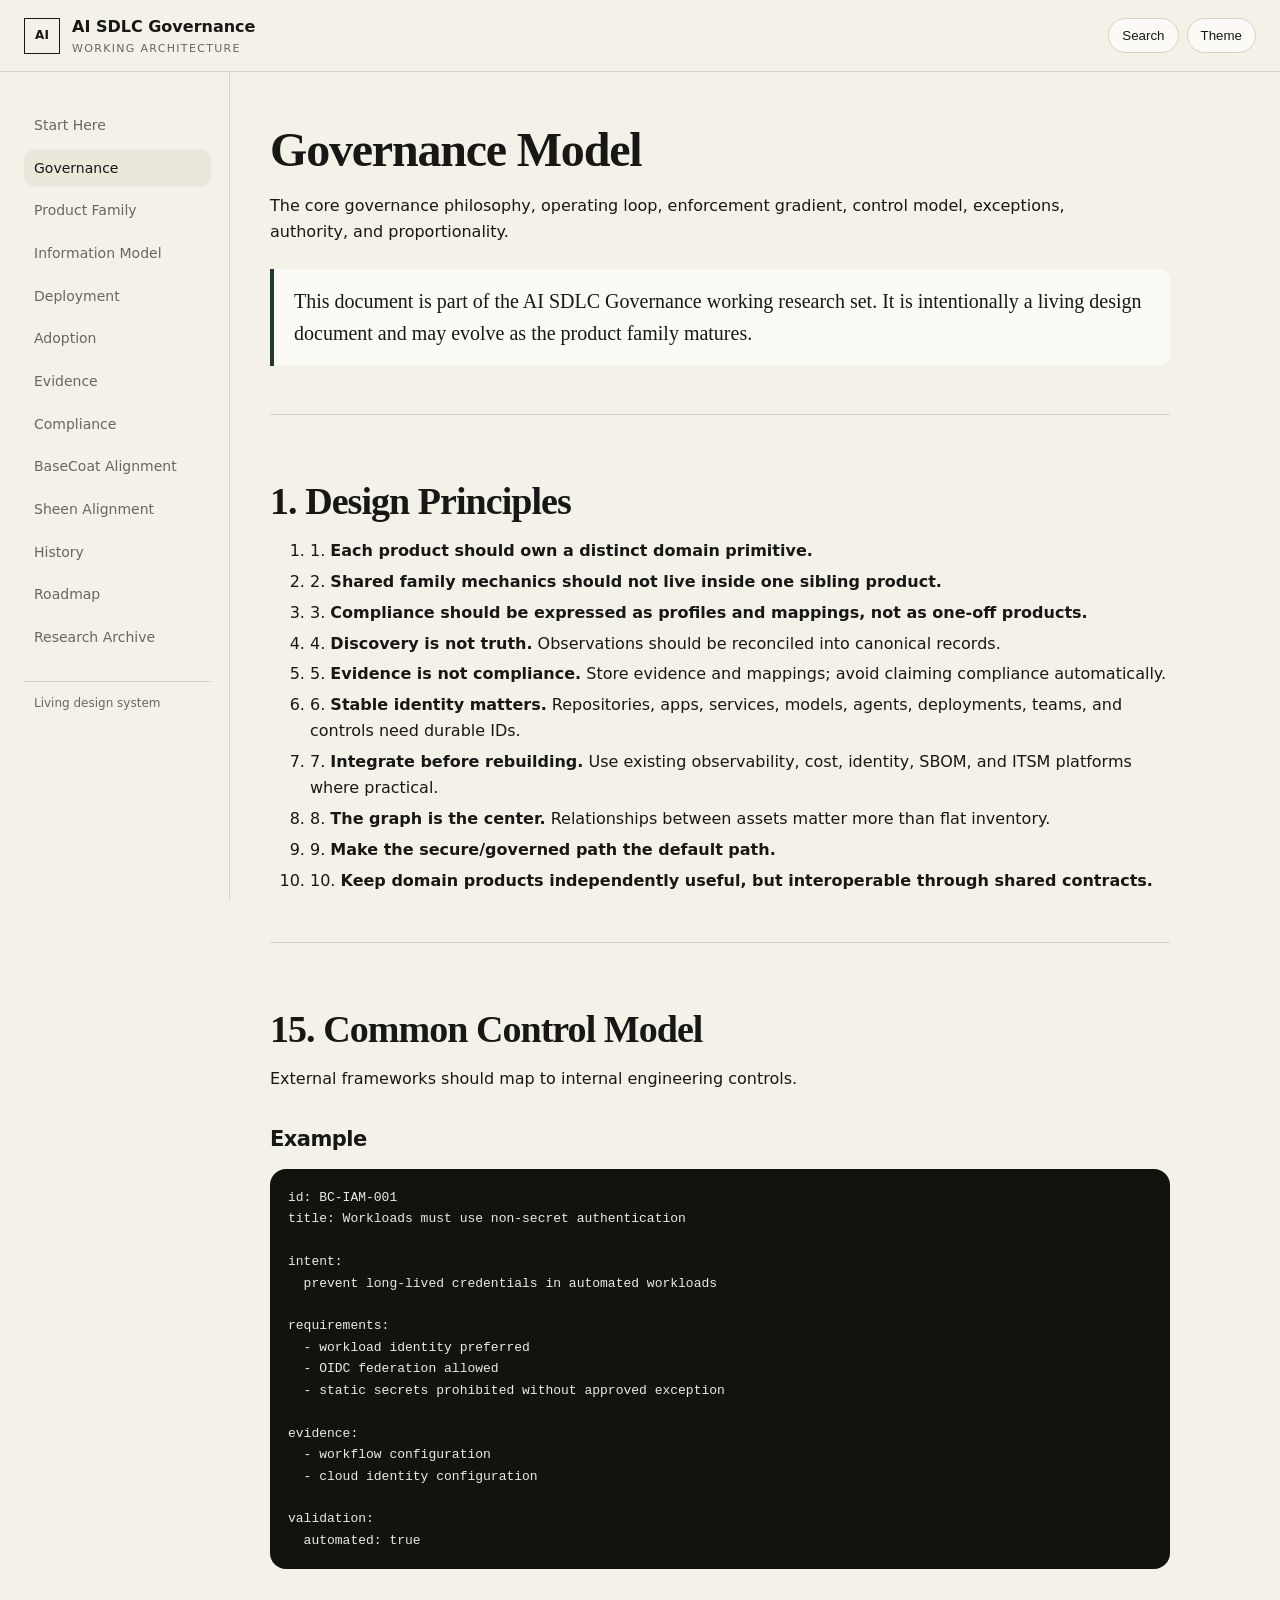
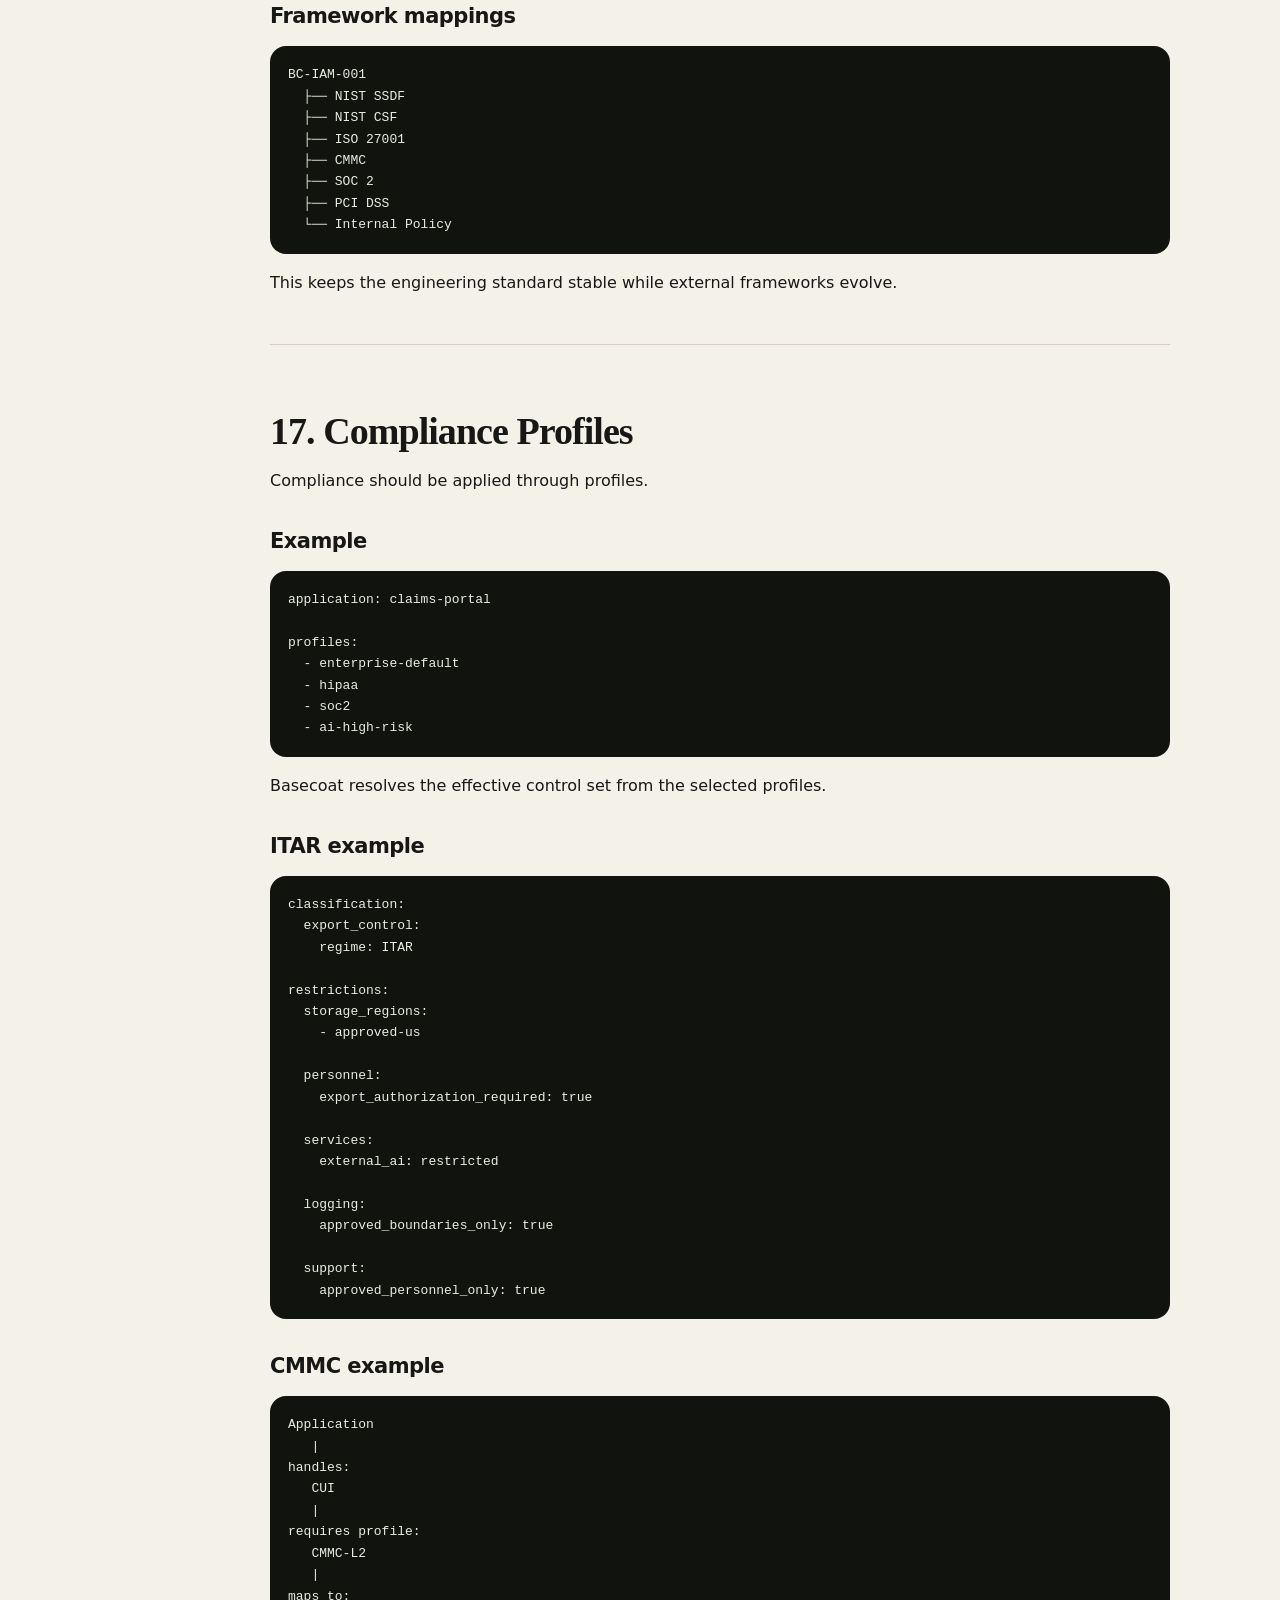
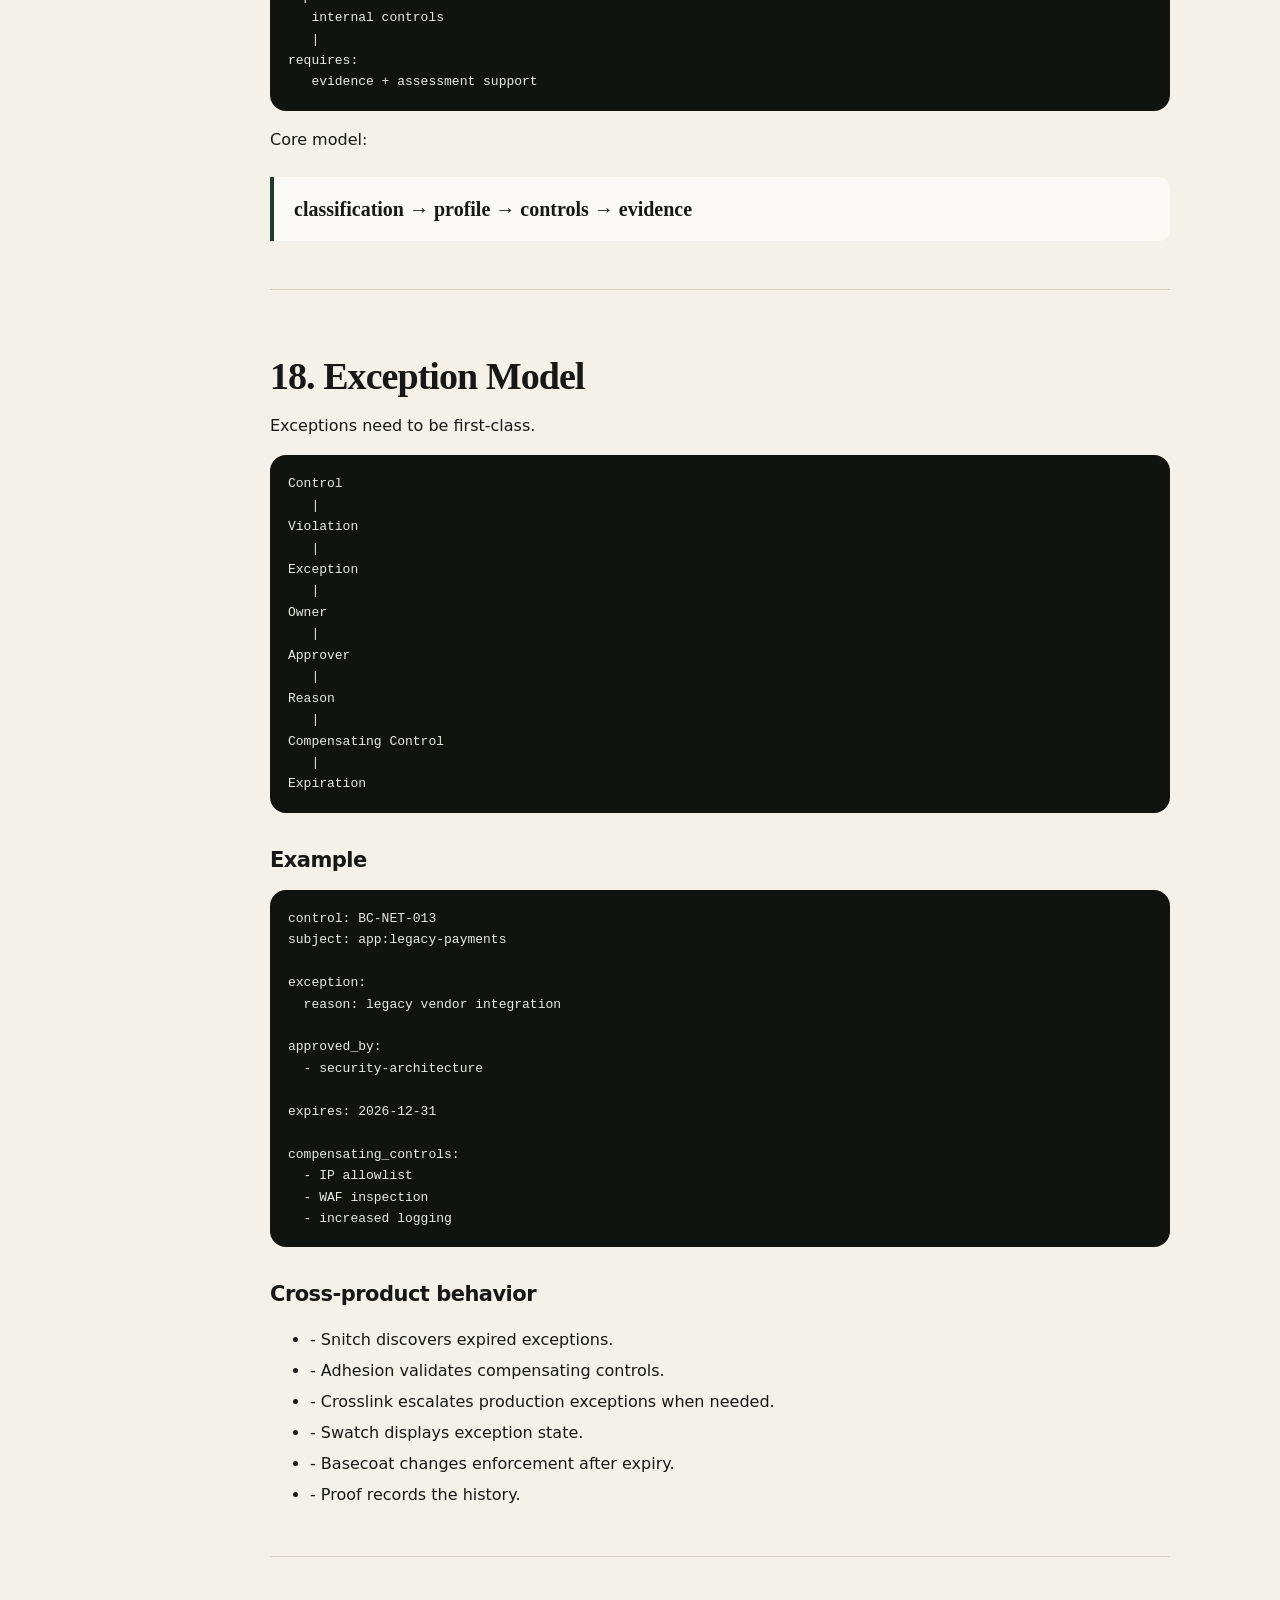
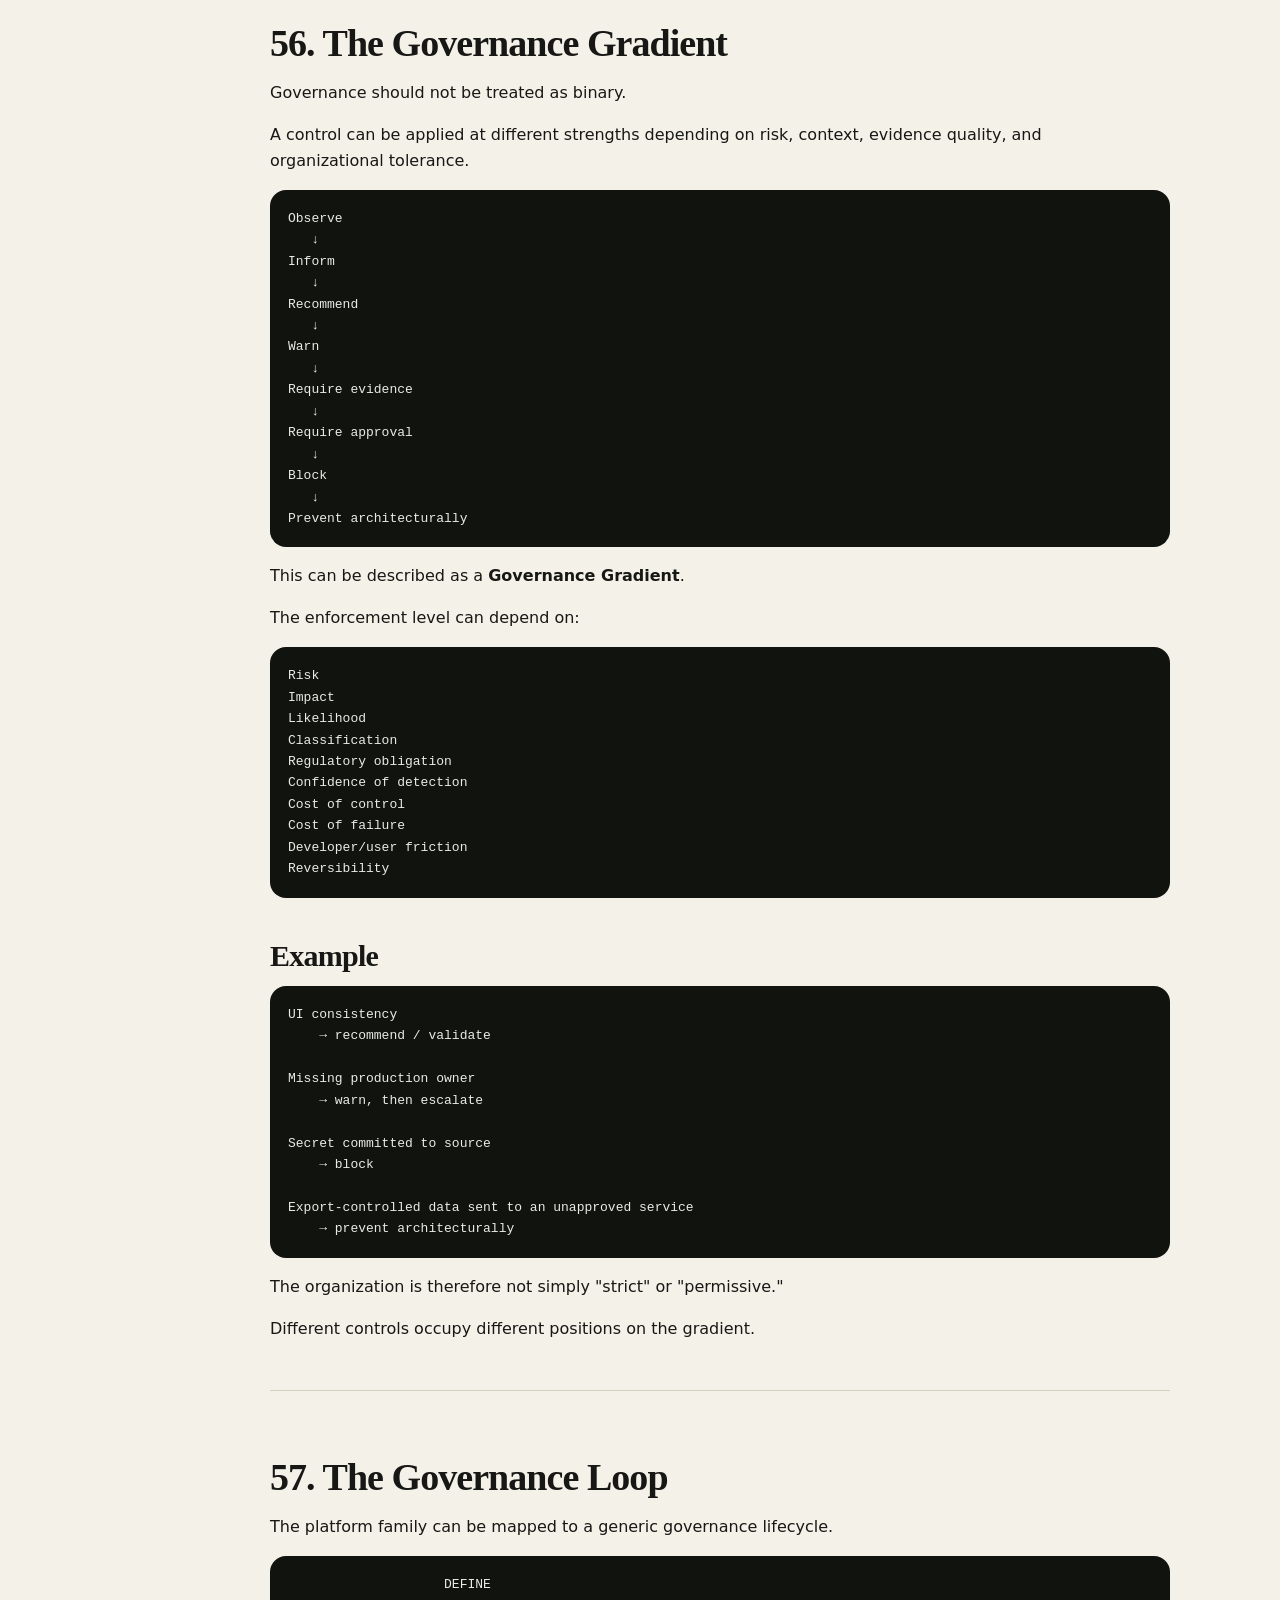
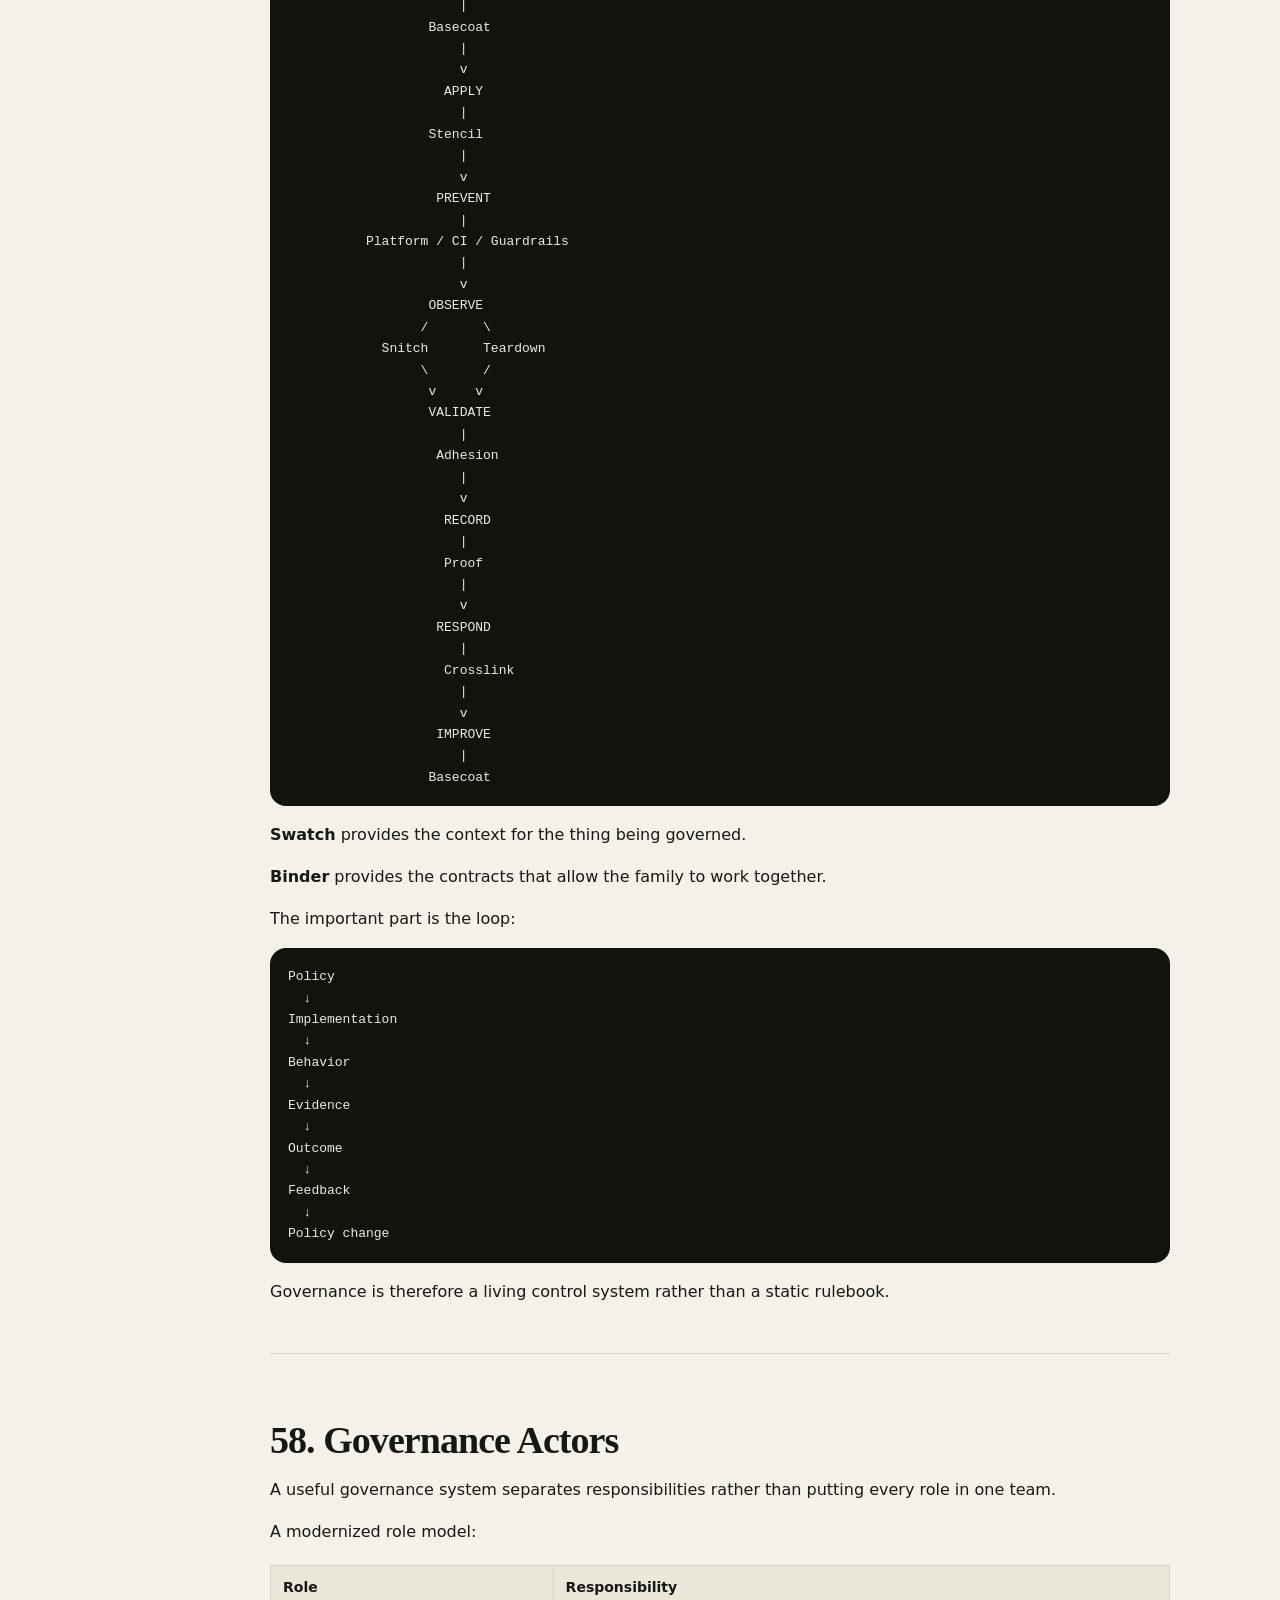
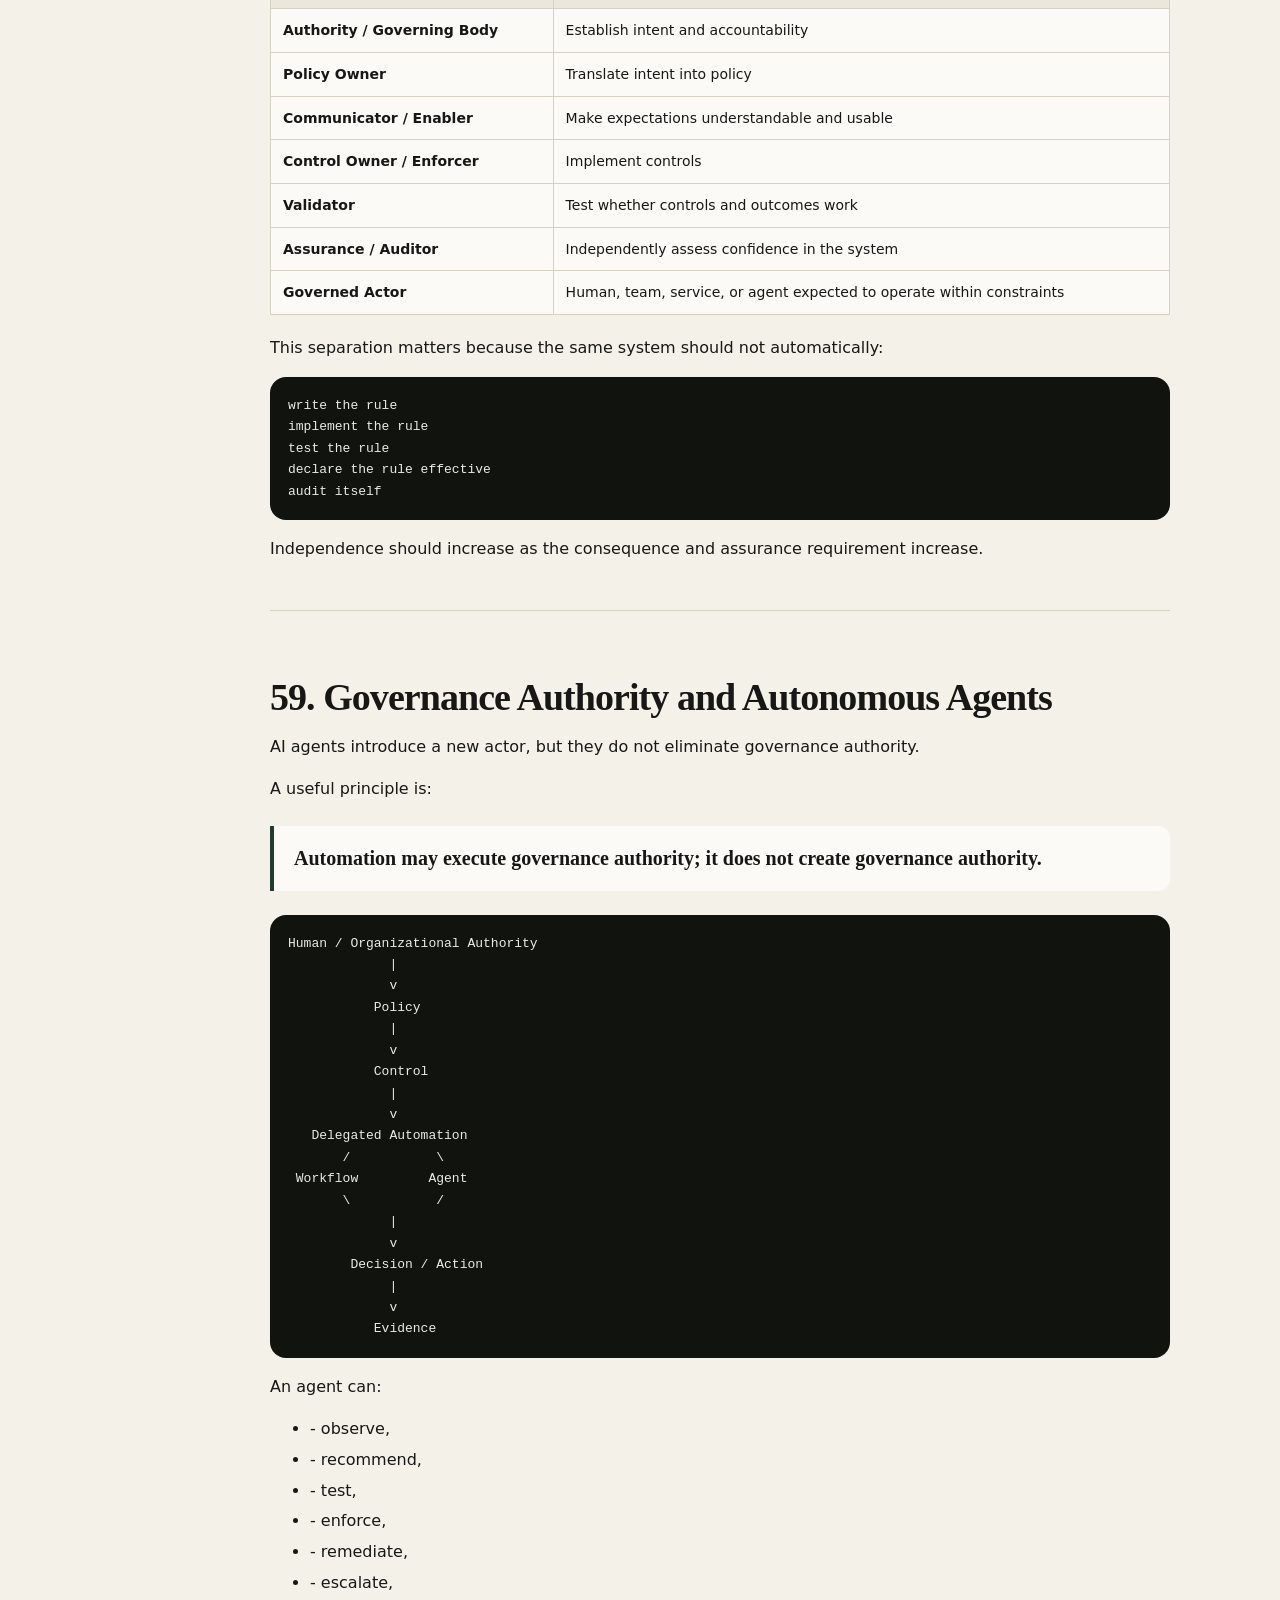
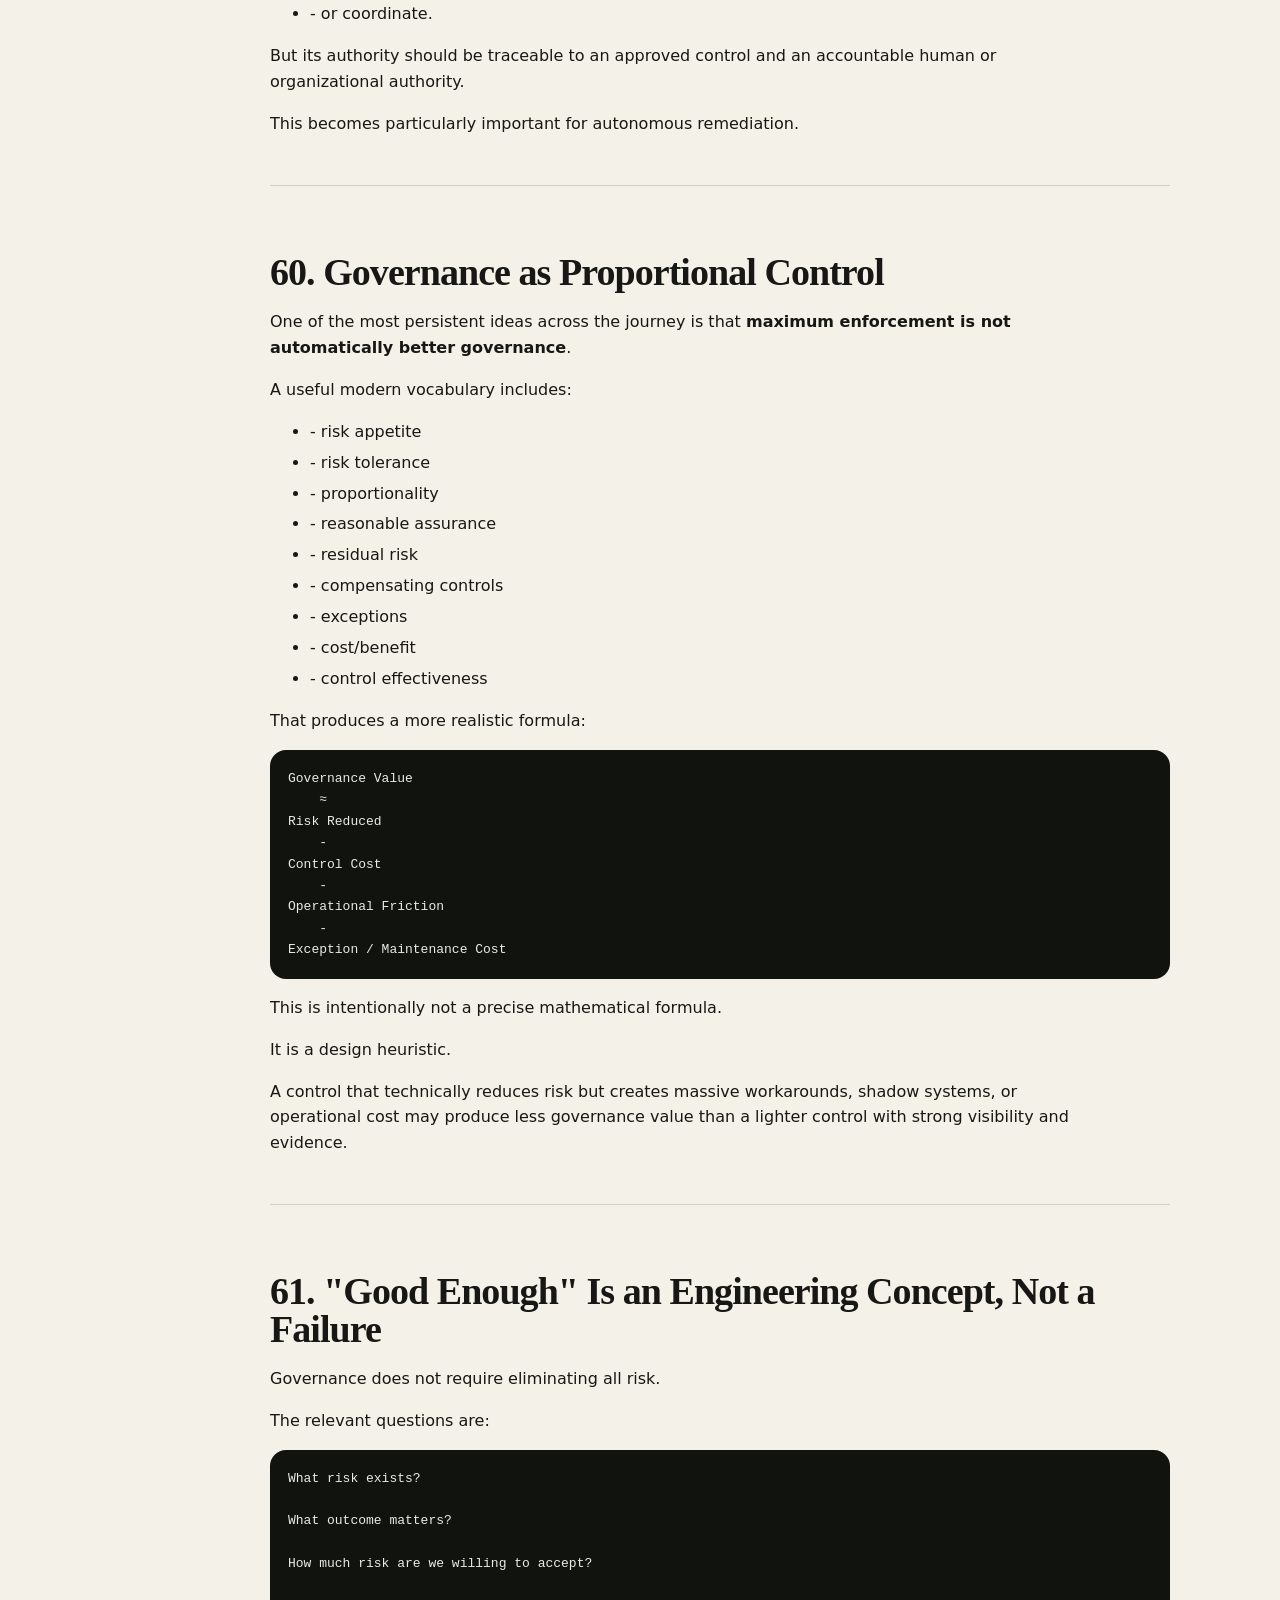
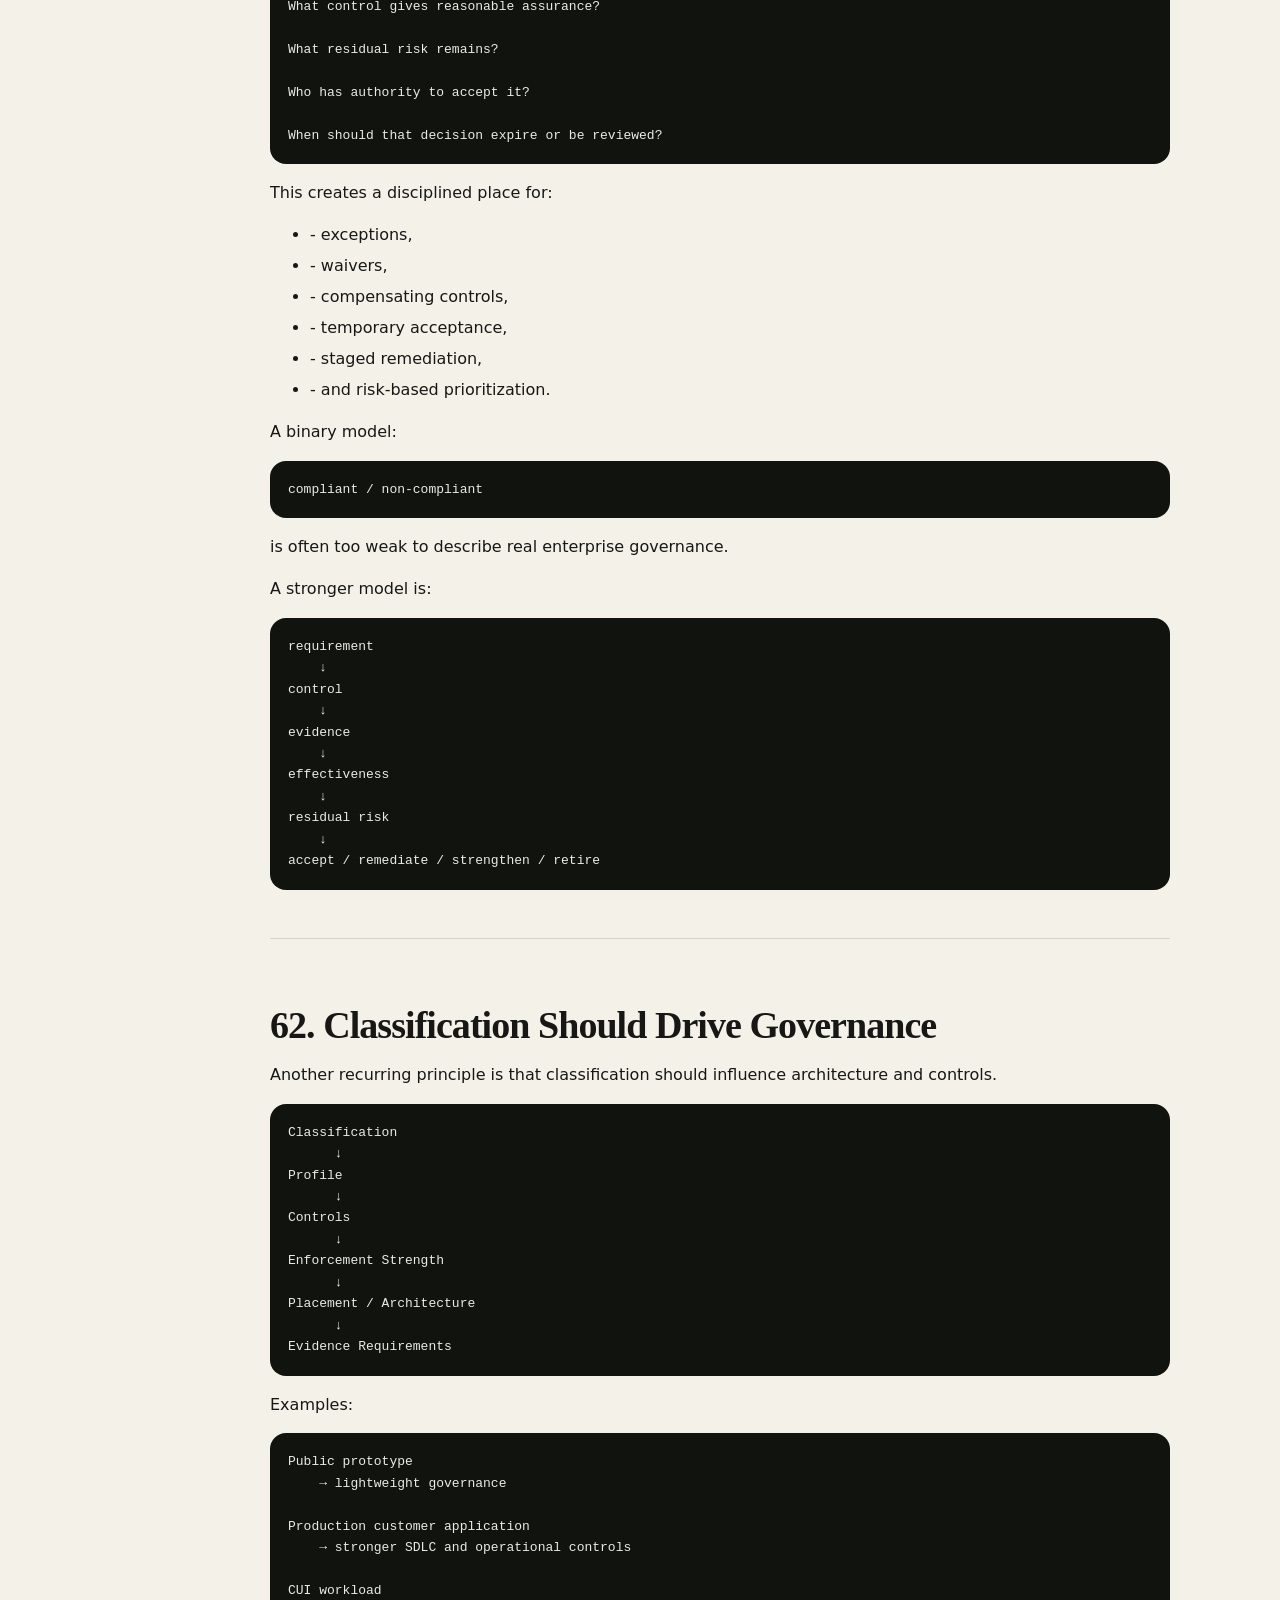
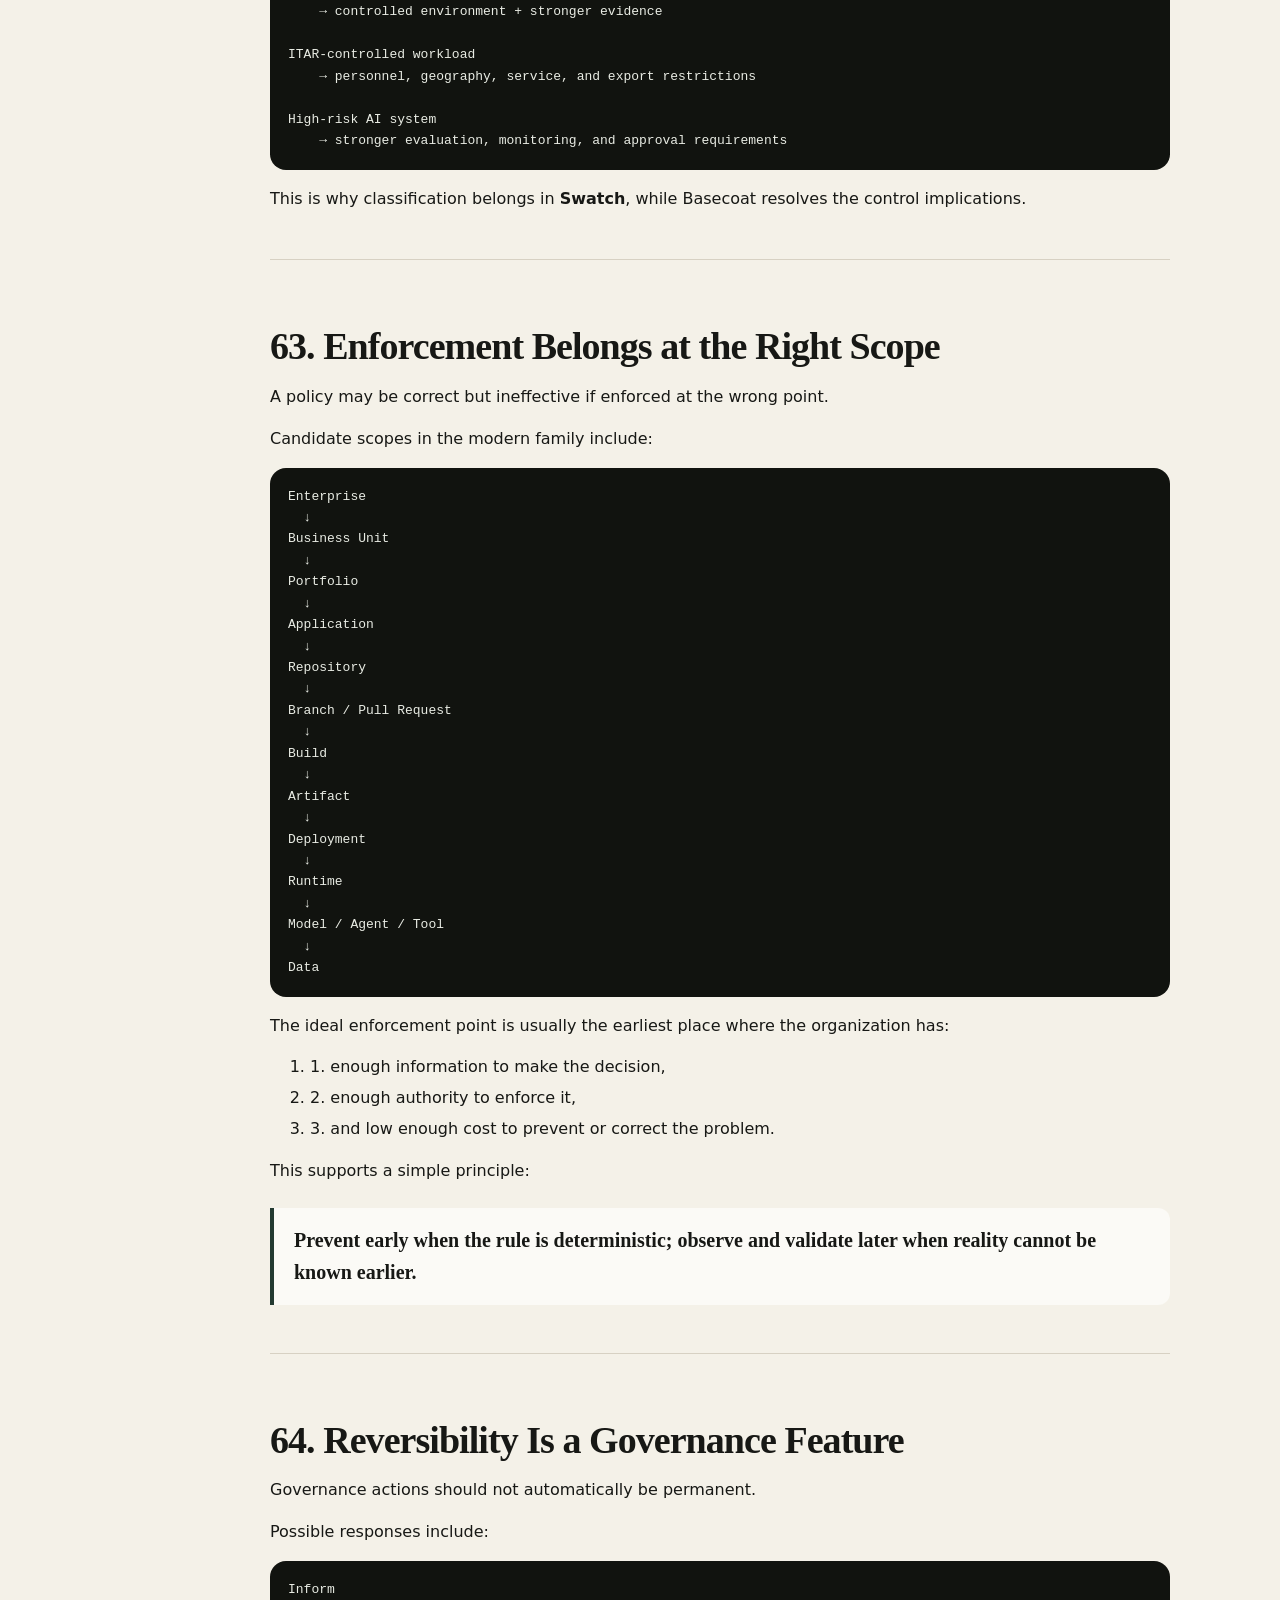
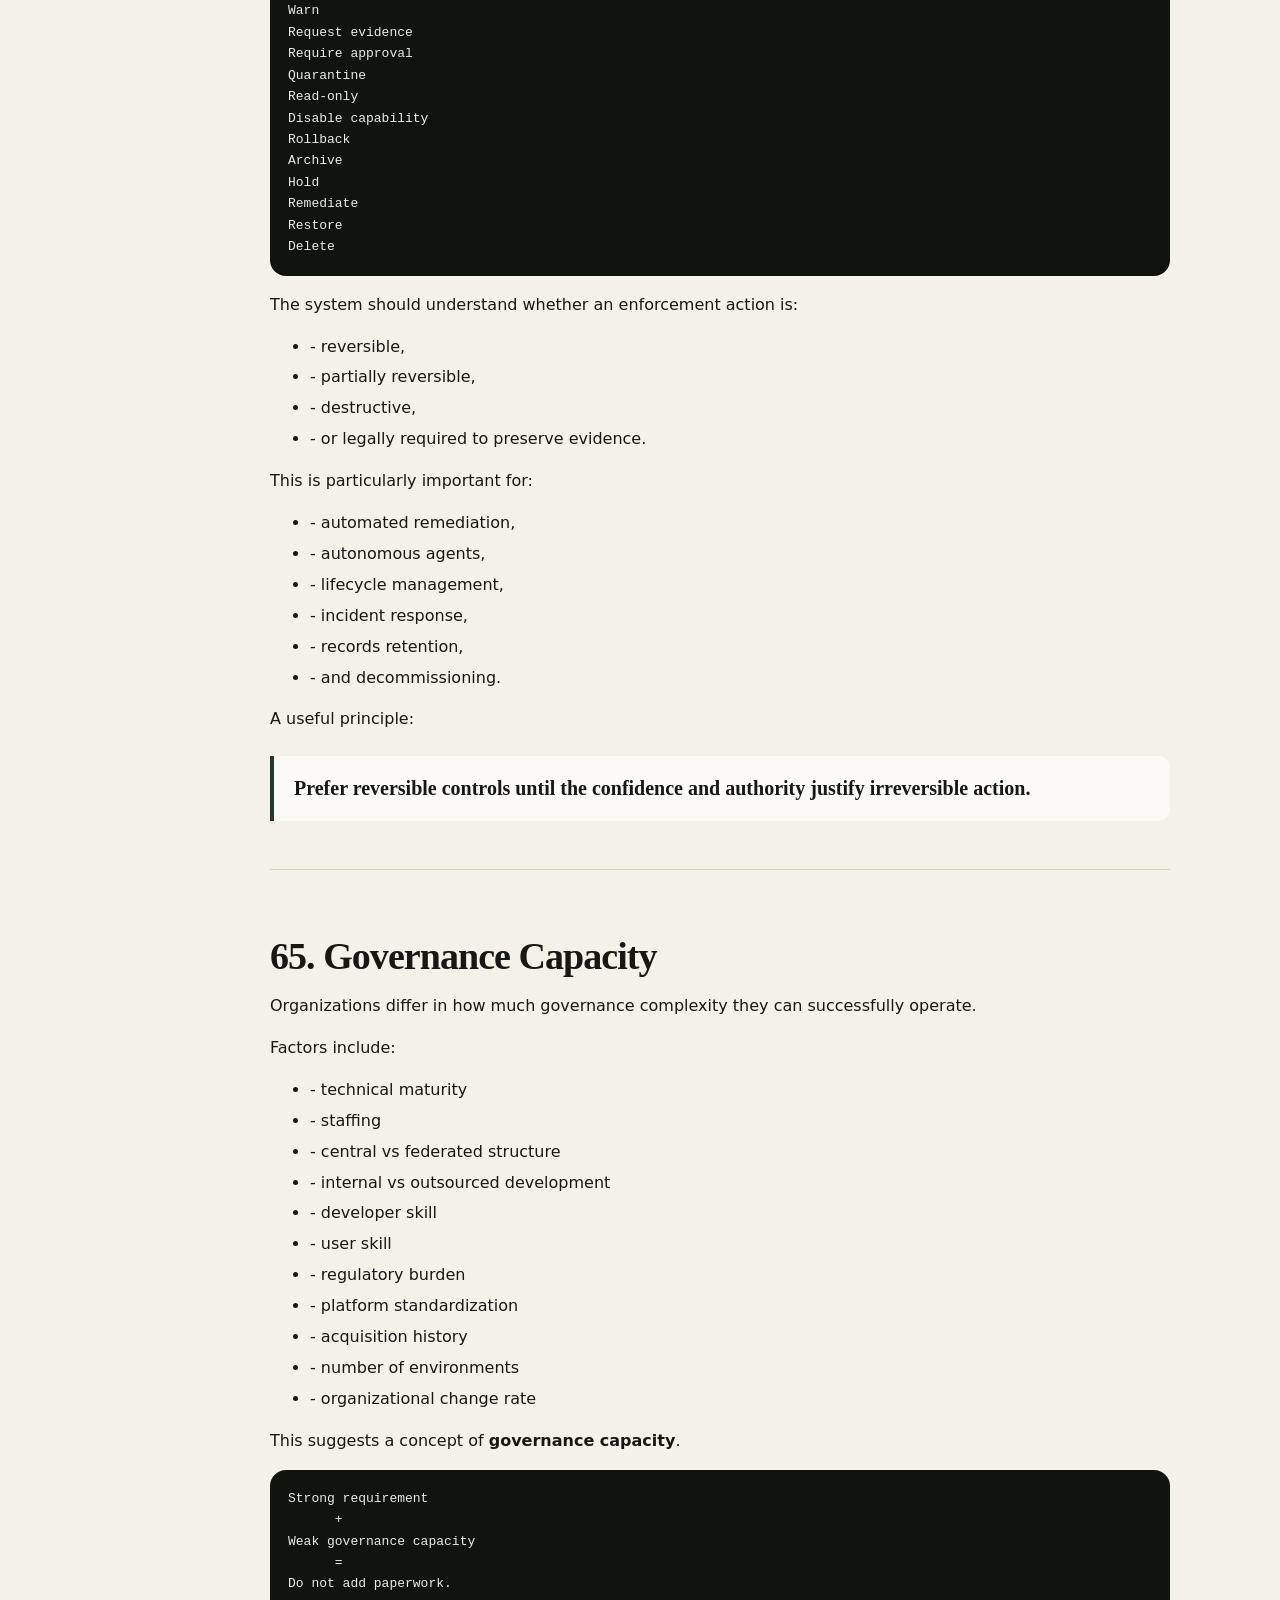
<file: site/governance.html>
<!doctype html><html lang="en"><head><meta charset="utf-8"><meta name="viewport" content="width=device-width,initial-scale=1"><title>Governance Model · AI SDLC Governance</title><link rel="stylesheet" href="styles.css"></head>
<body data-page="governance"><header class="topbar"><a class="brand" href="index.html"><span class="brand-mark">AI</span><span><strong>AI SDLC Governance</strong><small>working architecture</small></span></a><div class="top-actions"><button id="searchButton">Search</button><button id="themeButton">Theme</button></div></header>
<div class="shell"><aside class="sidebar"><nav><a class="nav-link" data-page="home" href="index.html">Start Here</a>
<a class="nav-link" data-page="governance" href="governance.html">Governance</a>
<a class="nav-link" data-page="family" href="family.html">Product Family</a>
<a class="nav-link" data-page="information" href="information-model.html">Information Model</a>
<a class="nav-link" data-page="deployment" href="deployment.html">Deployment</a>
<a class="nav-link" data-page="adoption" href="adoption.html">Adoption</a>
<a class="nav-link" data-page="proof" href="proof.html">Evidence</a>
<a class="nav-link" data-page="compliance" href="compliance.html">Compliance</a>
<a class="nav-link" data-page="basecoat" href="basecoat.html">BaseCoat Alignment</a>
<a class="nav-link" data-page="sheen" href="sheen.html">Sheen Alignment</a>
<a class="nav-link" data-page="history" href="history.html">History</a>
<a class="nav-link" data-page="roadmap" href="roadmap.html">Roadmap</a>
<a class="nav-link" data-page="research" href="research.html">Research Archive</a></nav><div class="sidebar-note">Living design system</div></aside><main class="content"><article class="markdown-body"><h1 id='governance-model'>Governance Model</h1>
<p>The core governance philosophy, operating loop, enforcement gradient, control model, exceptions, authority, and proportionality.</p>
<blockquote>This document is part of the AI SDLC Governance working research set. It is intentionally a living design document and may evolve as the product family matures.</blockquote>
<hr>
<h1 id='1-design-principles'>1. Design Principles</h1>
<ol>
<li>1. <strong>Each product should own a distinct domain primitive.</strong></li>
<li>2. <strong>Shared family mechanics should not live inside one sibling product.</strong></li>
<li>3. <strong>Compliance should be expressed as profiles and mappings, not as one-off products.</strong></li>
<li>4. <strong>Discovery is not truth.</strong> Observations should be reconciled into canonical records.</li>
<li>5. <strong>Evidence is not compliance.</strong> Store evidence and mappings; avoid claiming compliance automatically.</li>
<li>6. <strong>Stable identity matters.</strong> Repositories, apps, services, models, agents, deployments, teams, and controls need durable IDs.</li>
<li>7. <strong>Integrate before rebuilding.</strong> Use existing observability, cost, identity, SBOM, and ITSM platforms where practical.</li>
<li>8. <strong>The graph is the center.</strong> Relationships between assets matter more than flat inventory.</li>
<li>9. <strong>Make the secure/governed path the default path.</strong></li>
<li>10. <strong>Keep domain products independently useful, but interoperable through shared contracts.</strong></li>
</ol>
<hr>
<h1 id='15-common-control-model'>15. Common Control Model</h1>
<p>External frameworks should map to internal engineering controls.</p>
<h3 id='example'>Example</h3>
<pre><code class="language-yaml">id: BC-IAM-001
title: Workloads must use non-secret authentication

intent:
  prevent long-lived credentials in automated workloads

requirements:
  - workload identity preferred
  - OIDC federation allowed
  - static secrets prohibited without approved exception

evidence:
  - workflow configuration
  - cloud identity configuration

validation:
  automated: true</code></pre>
<h3 id='framework-mappings'>Framework mappings</h3>
<pre><code class="language-text">BC-IAM-001
  ├── NIST SSDF
  ├── NIST CSF
  ├── ISO 27001
  ├── CMMC
  ├── SOC 2
  ├── PCI DSS
  └── Internal Policy</code></pre>
<p>This keeps the engineering standard stable while external frameworks evolve.</p>
<hr>
<h1 id='17-compliance-profiles'>17. Compliance Profiles</h1>
<p>Compliance should be applied through profiles.</p>
<h3 id='example'>Example</h3>
<pre><code class="language-yaml">application: claims-portal

profiles:
  - enterprise-default
  - hipaa
  - soc2
  - ai-high-risk</code></pre>
<p>Basecoat resolves the effective control set from the selected profiles.</p>
<h3 id='itar-example'>ITAR example</h3>
<pre><code class="language-yaml">classification:
  export_control:
    regime: ITAR

restrictions:
  storage_regions:
    - approved-us

  personnel:
    export_authorization_required: true

  services:
    external_ai: restricted

  logging:
    approved_boundaries_only: true

  support:
    approved_personnel_only: true</code></pre>
<h3 id='cmmc-example'>CMMC example</h3>
<pre><code class="language-text">Application
   |
handles:
   CUI
   |
requires profile:
   CMMC-L2
   |
maps to:
   internal controls
   |
requires:
   evidence + assessment support</code></pre>
<p>Core model:</p>
<blockquote><strong>classification → profile → controls → evidence</strong></blockquote>
<hr>
<h1 id='18-exception-model'>18. Exception Model</h1>
<p>Exceptions need to be first-class.</p>
<pre><code class="language-text">Control
   |
Violation
   |
Exception
   |
Owner
   |
Approver
   |
Reason
   |
Compensating Control
   |
Expiration</code></pre>
<h3 id='example'>Example</h3>
<pre><code class="language-yaml">control: BC-NET-013
subject: app:legacy-payments

exception:
  reason: legacy vendor integration

approved_by:
  - security-architecture

expires: 2026-12-31

compensating_controls:
  - IP allowlist
  - WAF inspection
  - increased logging</code></pre>
<h3 id='cross-product-behavior'>Cross-product behavior</h3>
<ul>
<li>- Snitch discovers expired exceptions.</li>
<li>- Adhesion validates compensating controls.</li>
<li>- Crosslink escalates production exceptions when needed.</li>
<li>- Swatch displays exception state.</li>
<li>- Basecoat changes enforcement after expiry.</li>
<li>- Proof records the history.</li>
</ul>
<hr>
<h1 id='56-the-governance-gradient'>56. The Governance Gradient</h1>
<p>Governance should not be treated as binary.</p>
<p>A control can be applied at different strengths depending on risk, context, evidence quality, and organizational tolerance.</p>
<pre><code class="language-text">Observe
   ↓
Inform
   ↓
Recommend
   ↓
Warn
   ↓
Require evidence
   ↓
Require approval
   ↓
Block
   ↓
Prevent architecturally</code></pre>
<p>This can be described as a <strong>Governance Gradient</strong>.</p>
<p>The enforcement level can depend on:</p>
<pre><code class="language-text">Risk
Impact
Likelihood
Classification
Regulatory obligation
Confidence of detection
Cost of control
Cost of failure
Developer/user friction
Reversibility</code></pre>
<h2 id='example'>Example</h2>
<pre><code class="language-text">UI consistency
    → recommend / validate

Missing production owner
    → warn, then escalate

Secret committed to source
    → block

Export-controlled data sent to an unapproved service
    → prevent architecturally</code></pre>
<p>The organization is therefore not simply &quot;strict&quot; or &quot;permissive.&quot;</p>
<p>Different controls occupy different positions on the gradient.</p>
<hr>
<h1 id='57-the-governance-loop'>57. The Governance Loop</h1>
<p>The platform family can be mapped to a generic governance lifecycle.</p>
<pre><code class="language-text">                    DEFINE
                      |
                  Basecoat
                      |
                      v
                    APPLY
                      |
                  Stencil
                      |
                      v
                   PREVENT
                      |
          Platform / CI / Guardrails
                      |
                      v
                  OBSERVE
                 /       \
            Snitch       Teardown
                 \       /
                  v     v
                  VALIDATE
                      |
                   Adhesion
                      |
                      v
                    RECORD
                      |
                    Proof
                      |
                      v
                   RESPOND
                      |
                    Crosslink
                      |
                      v
                   IMPROVE
                      |
                  Basecoat</code></pre>
<p><strong>Swatch</strong> provides the context for the thing being governed.</p>
<p><strong>Binder</strong> provides the contracts that allow the family to work together.</p>
<p>The important part is the loop:</p>
<pre><code class="language-text">Policy
  ↓
Implementation
  ↓
Behavior
  ↓
Evidence
  ↓
Outcome
  ↓
Feedback
  ↓
Policy change</code></pre>
<p>Governance is therefore a living control system rather than a static rulebook.</p>
<hr>
<h1 id='58-governance-actors'>58. Governance Actors</h1>
<p>A useful governance system separates responsibilities rather than putting every role in one team.</p>
<p>A modernized role model:</p>
<div class='table-wrap'><table><thead><tr><th>Role</th><th>Responsibility</th></tr></thead><tbody>
<tr><td><strong>Authority / Governing Body</strong></td><td>Establish intent and accountability</td></tr>
<tr><td><strong>Policy Owner</strong></td><td>Translate intent into policy</td></tr>
<tr><td><strong>Communicator / Enabler</strong></td><td>Make expectations understandable and usable</td></tr>
<tr><td><strong>Control Owner / Enforcer</strong></td><td>Implement controls</td></tr>
<tr><td><strong>Validator</strong></td><td>Test whether controls and outcomes work</td></tr>
<tr><td><strong>Assurance / Auditor</strong></td><td>Independently assess confidence in the system</td></tr>
<tr><td><strong>Governed Actor</strong></td><td>Human, team, service, or agent expected to operate within constraints</td></tr>
</tbody></table></div>
<p>This separation matters because the same system should not automatically:</p>
<pre><code class="language-text">write the rule
implement the rule
test the rule
declare the rule effective
audit itself</code></pre>
<p>Independence should increase as the consequence and assurance requirement increase.</p>
<hr>
<h1 id='59-governance-authority-and-autonomous-agents'>59. Governance Authority and Autonomous Agents</h1>
<p>AI agents introduce a new actor, but they do not eliminate governance authority.</p>
<p>A useful principle is:</p>
<blockquote><strong>Automation may execute governance authority; it does not create governance authority.</strong></blockquote>
<pre><code class="language-text">Human / Organizational Authority
             |
             v
           Policy
             |
             v
           Control
             |
             v
   Delegated Automation
       /           \
 Workflow         Agent
       \           /
             |
             v
        Decision / Action
             |
             v
           Evidence</code></pre>
<p>An agent can:</p>
<ul>
<li>- observe,</li>
<li>- recommend,</li>
<li>- test,</li>
<li>- enforce,</li>
<li>- remediate,</li>
<li>- escalate,</li>
<li>- or coordinate.</li>
</ul>
<p>But its authority should be traceable to an approved control and an accountable human or organizational authority.</p>
<p>This becomes particularly important for autonomous remediation.</p>
<hr>
<h1 id='60-governance-as-proportional-control'>60. Governance as Proportional Control</h1>
<p>One of the most persistent ideas across the journey is that <strong>maximum enforcement is not automatically better governance</strong>.</p>
<p>A useful modern vocabulary includes:</p>
<ul>
<li>- risk appetite</li>
<li>- risk tolerance</li>
<li>- proportionality</li>
<li>- reasonable assurance</li>
<li>- residual risk</li>
<li>- compensating controls</li>
<li>- exceptions</li>
<li>- cost/benefit</li>
<li>- control effectiveness</li>
</ul>
<p>That produces a more realistic formula:</p>
<pre><code class="language-text">Governance Value
    ≈
Risk Reduced
    -
Control Cost
    -
Operational Friction
    -
Exception / Maintenance Cost</code></pre>
<p>This is intentionally not a precise mathematical formula.</p>
<p>It is a design heuristic.</p>
<p>A control that technically reduces risk but creates massive workarounds, shadow systems, or operational cost may produce less governance value than a lighter control with strong visibility and evidence.</p>
<hr>
<h1 id='61-good-enough-is-an-engineering-concept-not-a-failure'>61. &quot;Good Enough&quot; Is an Engineering Concept, Not a Failure</h1>
<p>Governance does not require eliminating all risk.</p>
<p>The relevant questions are:</p>
<pre><code class="language-text">What risk exists?

What outcome matters?

How much risk are we willing to accept?

What control gives reasonable assurance?

What residual risk remains?

Who has authority to accept it?

When should that decision expire or be reviewed?</code></pre>
<p>This creates a disciplined place for:</p>
<ul>
<li>- exceptions,</li>
<li>- waivers,</li>
<li>- compensating controls,</li>
<li>- temporary acceptance,</li>
<li>- staged remediation,</li>
<li>- and risk-based prioritization.</li>
</ul>
<p>A binary model:</p>
<pre><code class="language-text">compliant / non-compliant</code></pre>
<p>is often too weak to describe real enterprise governance.</p>
<p>A stronger model is:</p>
<pre><code class="language-text">requirement
    ↓
control
    ↓
evidence
    ↓
effectiveness
    ↓
residual risk
    ↓
accept / remediate / strengthen / retire</code></pre>
<hr>
<h1 id='62-classification-should-drive-governance'>62. Classification Should Drive Governance</h1>
<p>Another recurring principle is that classification should influence architecture and controls.</p>
<pre><code class="language-text">Classification
      ↓
Profile
      ↓
Controls
      ↓
Enforcement Strength
      ↓
Placement / Architecture
      ↓
Evidence Requirements</code></pre>
<p>Examples:</p>
<pre><code class="language-text">Public prototype
    → lightweight governance

Production customer application
    → stronger SDLC and operational controls

CUI workload
    → controlled environment + stronger evidence

ITAR-controlled workload
    → personnel, geography, service, and export restrictions

High-risk AI system
    → stronger evaluation, monitoring, and approval requirements</code></pre>
<p>This is why classification belongs in <strong>Swatch</strong>, while Basecoat resolves the control implications.</p>
<hr>
<h1 id='63-enforcement-belongs-at-the-right-scope'>63. Enforcement Belongs at the Right Scope</h1>
<p>A policy may be correct but ineffective if enforced at the wrong point.</p>
<p>Candidate scopes in the modern family include:</p>
<pre><code class="language-text">Enterprise
  ↓
Business Unit
  ↓
Portfolio
  ↓
Application
  ↓
Repository
  ↓
Branch / Pull Request
  ↓
Build
  ↓
Artifact
  ↓
Deployment
  ↓
Runtime
  ↓
Model / Agent / Tool
  ↓
Data</code></pre>
<p>The ideal enforcement point is usually the earliest place where the organization has:</p>
<ol>
<li>1. enough information to make the decision,</li>
<li>2. enough authority to enforce it,</li>
<li>3. and low enough cost to prevent or correct the problem.</li>
</ol>
<p>This supports a simple principle:</p>
<blockquote><strong>Prevent early when the rule is deterministic; observe and validate later when reality cannot be known earlier.</strong></blockquote>
<hr>
<h1 id='64-reversibility-is-a-governance-feature'>64. Reversibility Is a Governance Feature</h1>
<p>Governance actions should not automatically be permanent.</p>
<p>Possible responses include:</p>
<pre><code class="language-text">Inform
Warn
Request evidence
Require approval
Quarantine
Read-only
Disable capability
Rollback
Archive
Hold
Remediate
Restore
Delete</code></pre>
<p>The system should understand whether an enforcement action is:</p>
<ul>
<li>- reversible,</li>
<li>- partially reversible,</li>
<li>- destructive,</li>
<li>- or legally required to preserve evidence.</li>
</ul>
<p>This is particularly important for:</p>
<ul>
<li>- automated remediation,</li>
<li>- autonomous agents,</li>
<li>- lifecycle management,</li>
<li>- incident response,</li>
<li>- records retention,</li>
<li>- and decommissioning.</li>
</ul>
<p>A useful principle:</p>
<blockquote><strong>Prefer reversible controls until the confidence and authority justify irreversible action.</strong></blockquote>
<hr>
<h1 id='65-governance-capacity'>65. Governance Capacity</h1>
<p>Organizations differ in how much governance complexity they can successfully operate.</p>
<p>Factors include:</p>
<ul>
<li>- technical maturity</li>
<li>- staffing</li>
<li>- central vs federated structure</li>
<li>- internal vs outsourced development</li>
<li>- developer skill</li>
<li>- user skill</li>
<li>- regulatory burden</li>
<li>- platform standardization</li>
<li>- acquisition history</li>
<li>- number of environments</li>
<li>- organizational change rate</li>
</ul>
<p>This suggests a concept of <strong>governance capacity</strong>.</p>
<pre><code class="language-text">Strong requirement
      +
Weak governance capacity
      =
Do not add paperwork.

Instead:
simplify the path,
automate the control,
reduce choices,
and provide secure defaults.</code></pre>
<p>This reinforces a major Basecoat principle:</p>
<blockquote><strong>The stronger the requirement, the less it should depend on perfect human behavior.</strong></blockquote>
<hr>
<h1 id='66-federated-governance'>66. Federated Governance</h1>
<p>Enterprise-scale governance should not require every technical decision to be centralized.</p>
<p>The desired model is:</p>
<pre><code class="language-text">Centralized:
  intent
  controls
  minimum standards
  identity
  evidence requirements
  accountability

Federated:
  architecture choices
  implementation
  delivery
  experimentation
  local optimization</code></pre>
<p>In other words:</p>
<blockquote><strong>Centralize the guardrails. Decentralize the work.</strong></blockquote>
<p>This is particularly important for large engineering organizations and autonomous development agents.</p>
<p>The purpose of Basecoat is not to make every repository identical.</p>
<p>It is to make organizational intent portable across repositories without destroying team autonomy.</p>
<hr>
<h1 id='67-governance-fragmentation-is-a-governance-problem'>67. Governance Fragmentation Is a Governance Problem</h1>
<p>Organizations often respond to each new requirement by creating another:</p>
<ul>
<li>- tool,</li>
<li>- workflow,</li>
<li>- dashboard,</li>
<li>- policy,</li>
<li>- portal,</li>
<li>- scanner,</li>
<li>- database,</li>
<li>- committee,</li>
<li>- or review gate.</li>
</ul>
<p>Over time, the controls themselves become difficult to govern.</p>
<p>This family should actively avoid that outcome.</p>
<p>The shared architecture exists so that:</p>
<pre><code class="language-text">one identity model
one control model
one evidence model
one exception model
one family contract</code></pre>
<p>can support many specialized capabilities.</p>
<p>That is one of the reasons <strong>Binder</strong> matters.</p>
<p>The family should be composable without becoming a collection of unrelated governance systems.</p>
<hr>
<h1 id='68-governance-is-experienced-through-the-path'>68. Governance Is Experienced Through the Path</h1>
<p>Governance is not only a backend policy system.</p>
<p>People encounter governance through:</p>
<ul>
<li>- templates,</li>
<li>- defaults,</li>
<li>- labels,</li>
<li>- warnings,</li>
<li>- documentation,</li>
<li>- user interfaces,</li>
<li>- approval workflows,</li>
<li>- error messages,</li>
<li>- provisioning flows,</li>
<li>- remediation steps,</li>
<li>- and self-service experiences.</li>
</ul>
<p>This makes experience design part of governance.</p>
<p>A badly designed control can be technically correct and operationally ineffective.</p>
<p>That creates an important relationship:</p>
<pre><code class="language-text">Basecoat
    defines intent

Sheen
    helps make the governed path understandable and usable

Adhesion
    verifies that both the technical and experience expectations are met</code></pre>
<p>The usability of governance directly affects whether people comply with it or route around it.</p>
<hr>
<h1 id='69-a-modern-governance-control-model'>69. A Modern Governance Control Model</h1>
<p>The historical ideas in this side quest can be condensed into a modern control object.</p>
<pre><code class="language-text">CONTROL
│
├── Authority
│   └── Who has the right to establish this requirement?
│
├── Intent
│   └── What outcome are we trying to achieve?
│
├── Subject
│   └── Who/what is governed?
│
├── Classification / Applicability
│   └── Why does this control apply?
│
├── Strength
│   └── Inform / Warn / Approve / Block / Prevent
│
├── Scope
│   └── Enterprise / App / Repo / Build / Runtime / Model / Data
│
├── Enforcement Point
│   └── Where can the control actually be applied?
│
├── Implementation
│   └── Artifact / Skill / Workflow / Policy / Platform / Agent
│
├── Evidence
│   └── How do we know the control is operating?
│
├── Confidence
│   └── Deterministic / observed / inferred / unknown
│
├── Exception
│   └── What controlled deviation is allowed?
│
├── Response
│   └── Remediate / Quarantine / Escalate / Reclaim
│
├── Reversibility
│   └── Can the action be safely undone?
│
└── Feedback
    └── Keep / Relax / Strengthen / Amend / Retire</code></pre>
<p>This can become a candidate schema for Basecoat/Binder.</p>
<hr>
<h1 id='70-the-core-philosophy'>70. The Core Philosophy</h1>
<p>After a long journey through enterprise platforms, provisioning, cloud, security, DevOps, AI-assisted development, and autonomous agents, the core governance problem remains surprisingly stable.</p>
<p>A useful summary is:</p>
<blockquote><strong>Governance is the system that makes organizational intent operable.</strong></blockquote>
<p>It does this by creating:</p>
<pre><code class="language-text">Direction
Boundaries
Authority
Accountability
Feedback</code></pre>
<p>And the family implements those ideas as:</p>
<pre><code class="language-text">Swatch     → know what exists
Basecoat   → define intent and controls
Stencil    → determine applicability and scope
Binder     → connect the system
Snitch     → observe reality
Teardown   → understand composition
Adhesion   → validate outcomes
Proof      → preserve evidence
Crosslink     → coordinate response
Reclaim    → govern the end of life
Sheen      → make the governed path usable</code></pre>
<p>The destination has changed.</p>
<p>The steering problem has not.</p></article></main></div>
<dialog id="searchDialog"><form method="dialog" class="search-panel"><div class="search-head"><strong>Search</strong><button value="close">Close</button></div><input id="searchInput" type="search" placeholder="Search governance, Batchbook, Proof, BaseCoat, Sheen…"><div id="searchResults" class="search-results"></div></form></dialog><script src="app.js"></script></body></html>
</file>
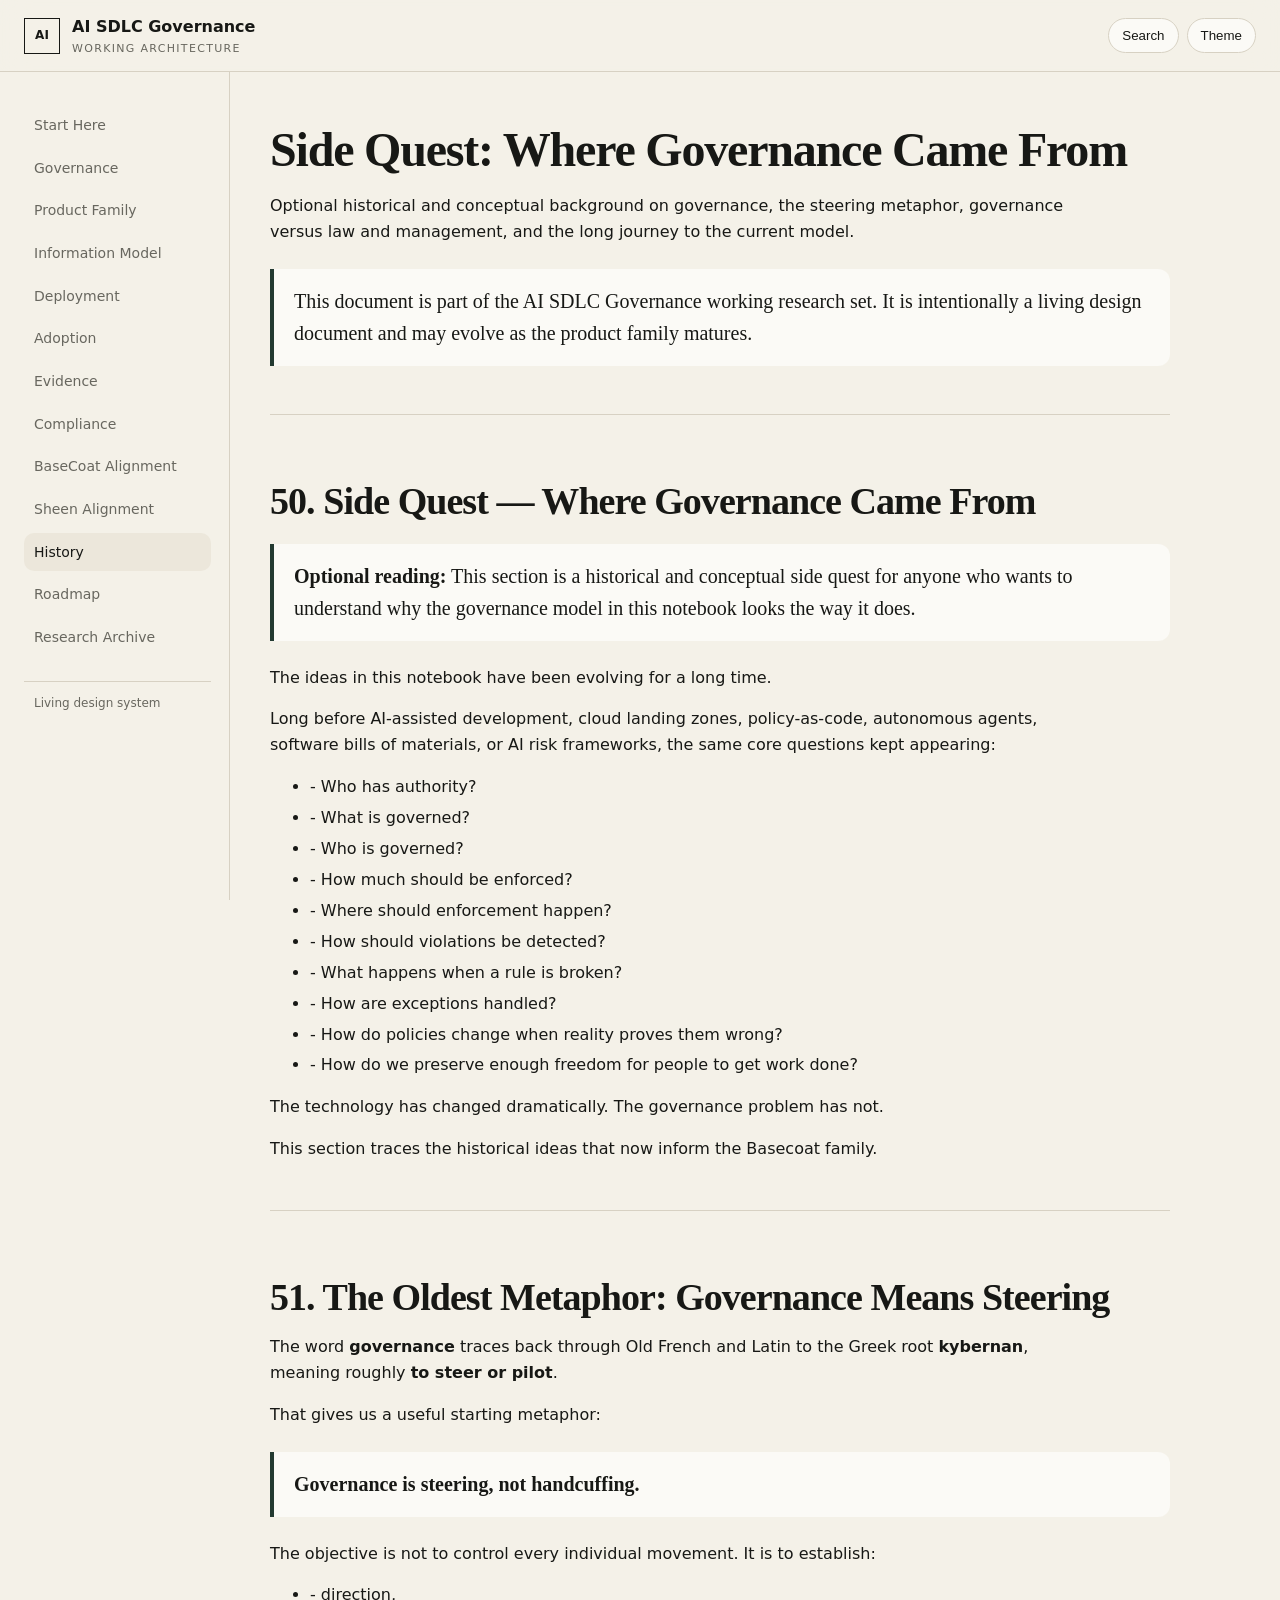
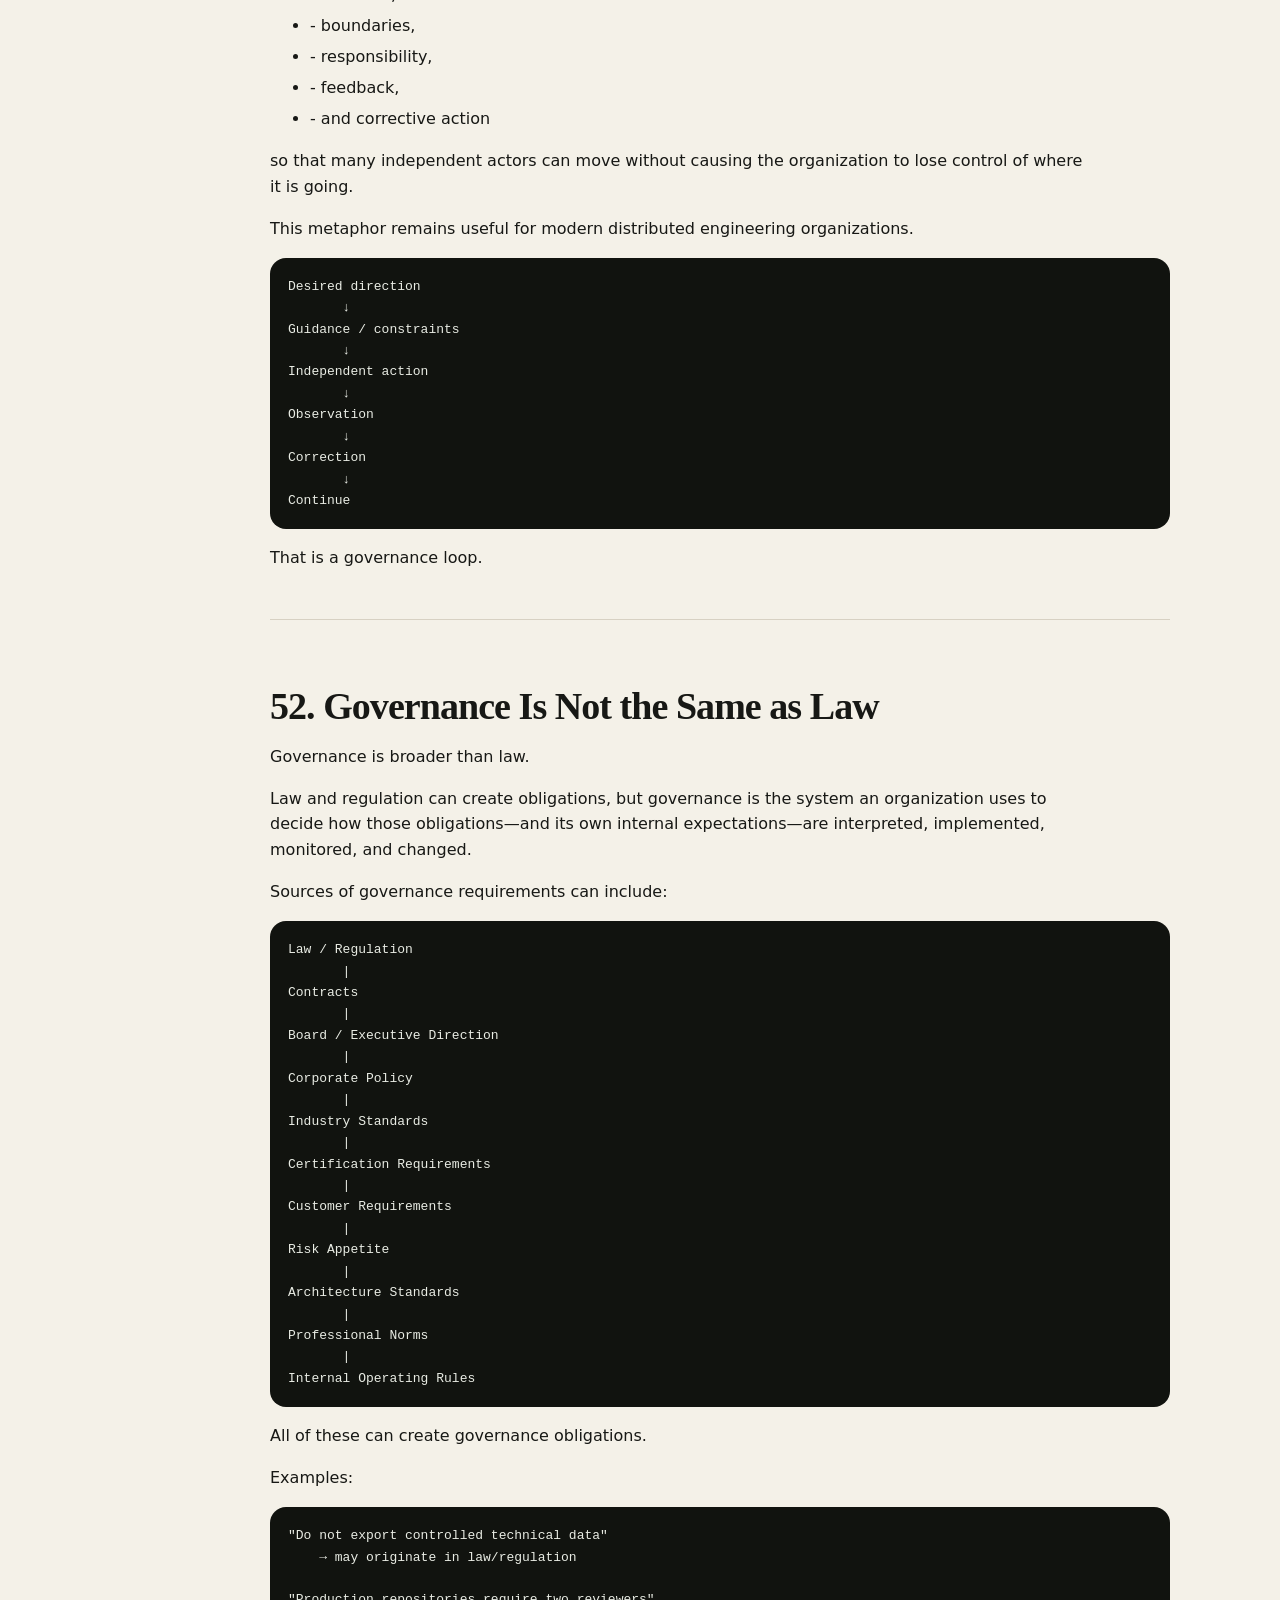
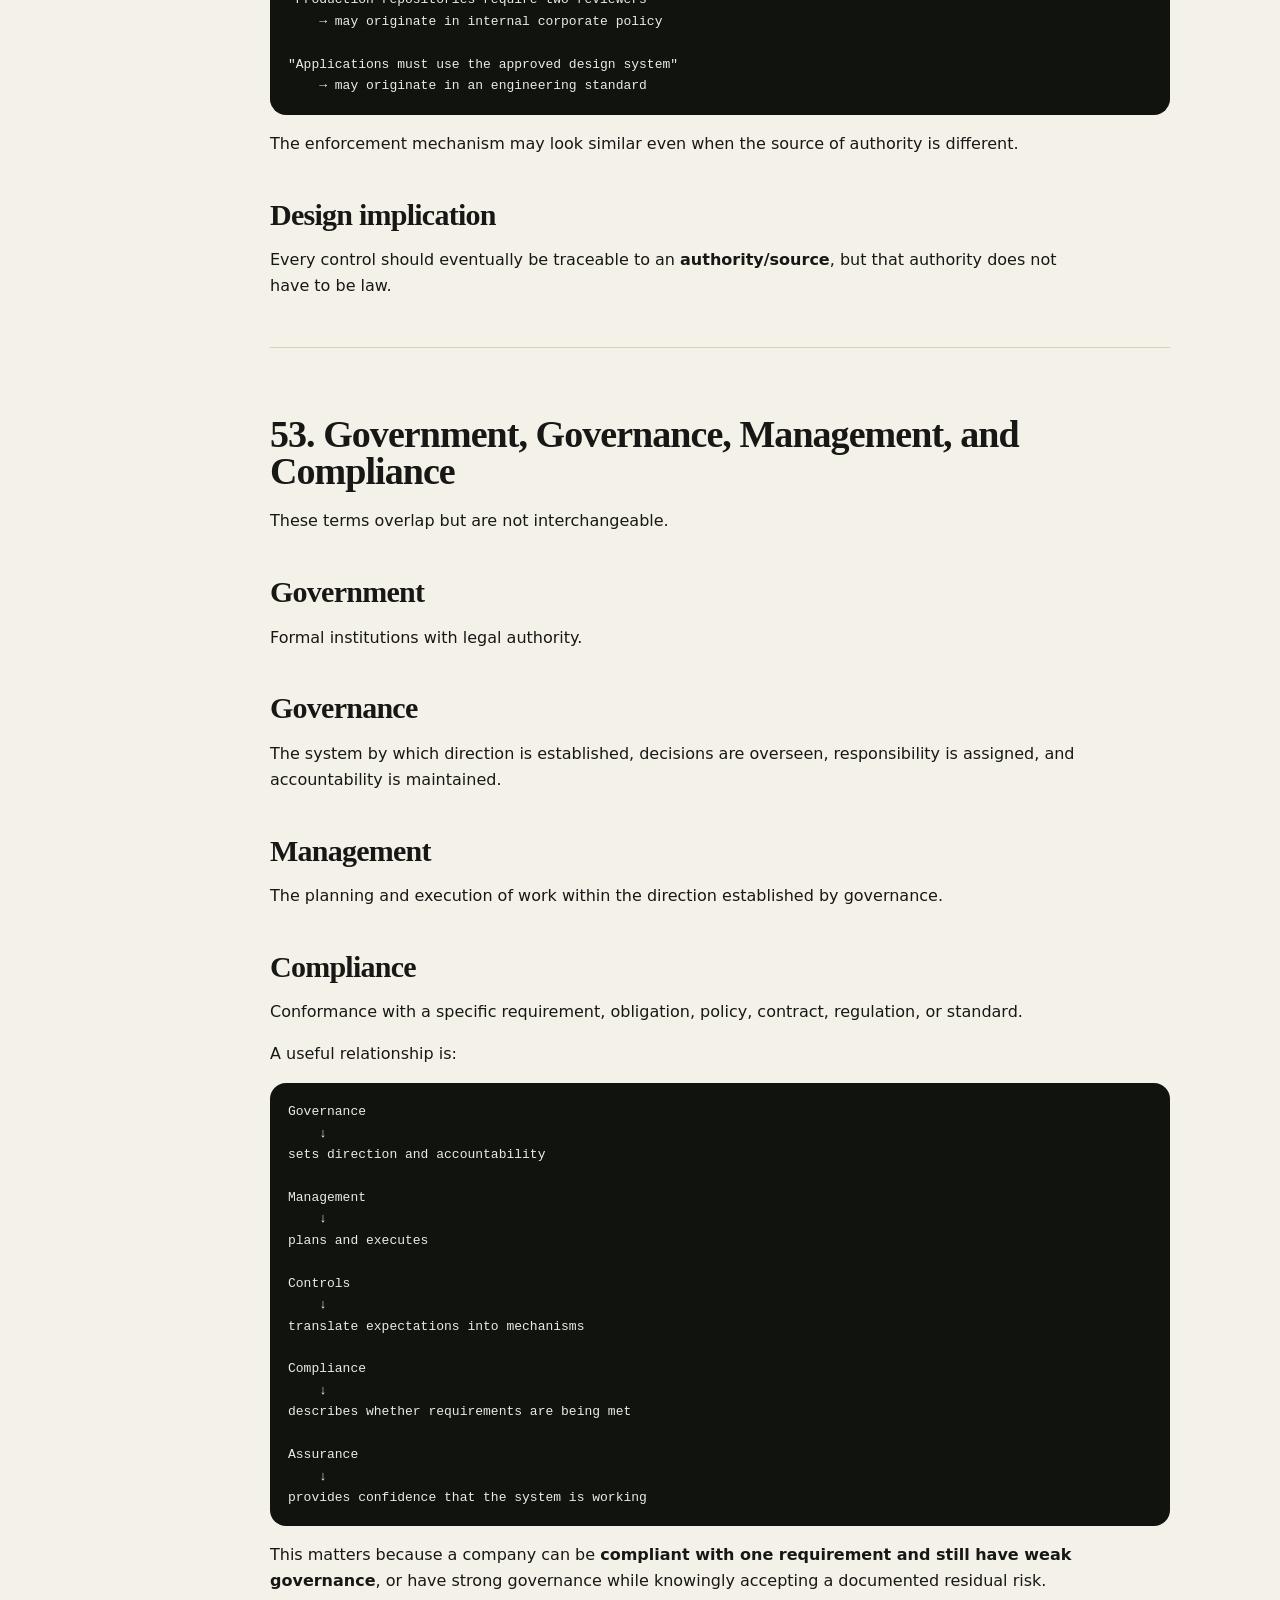
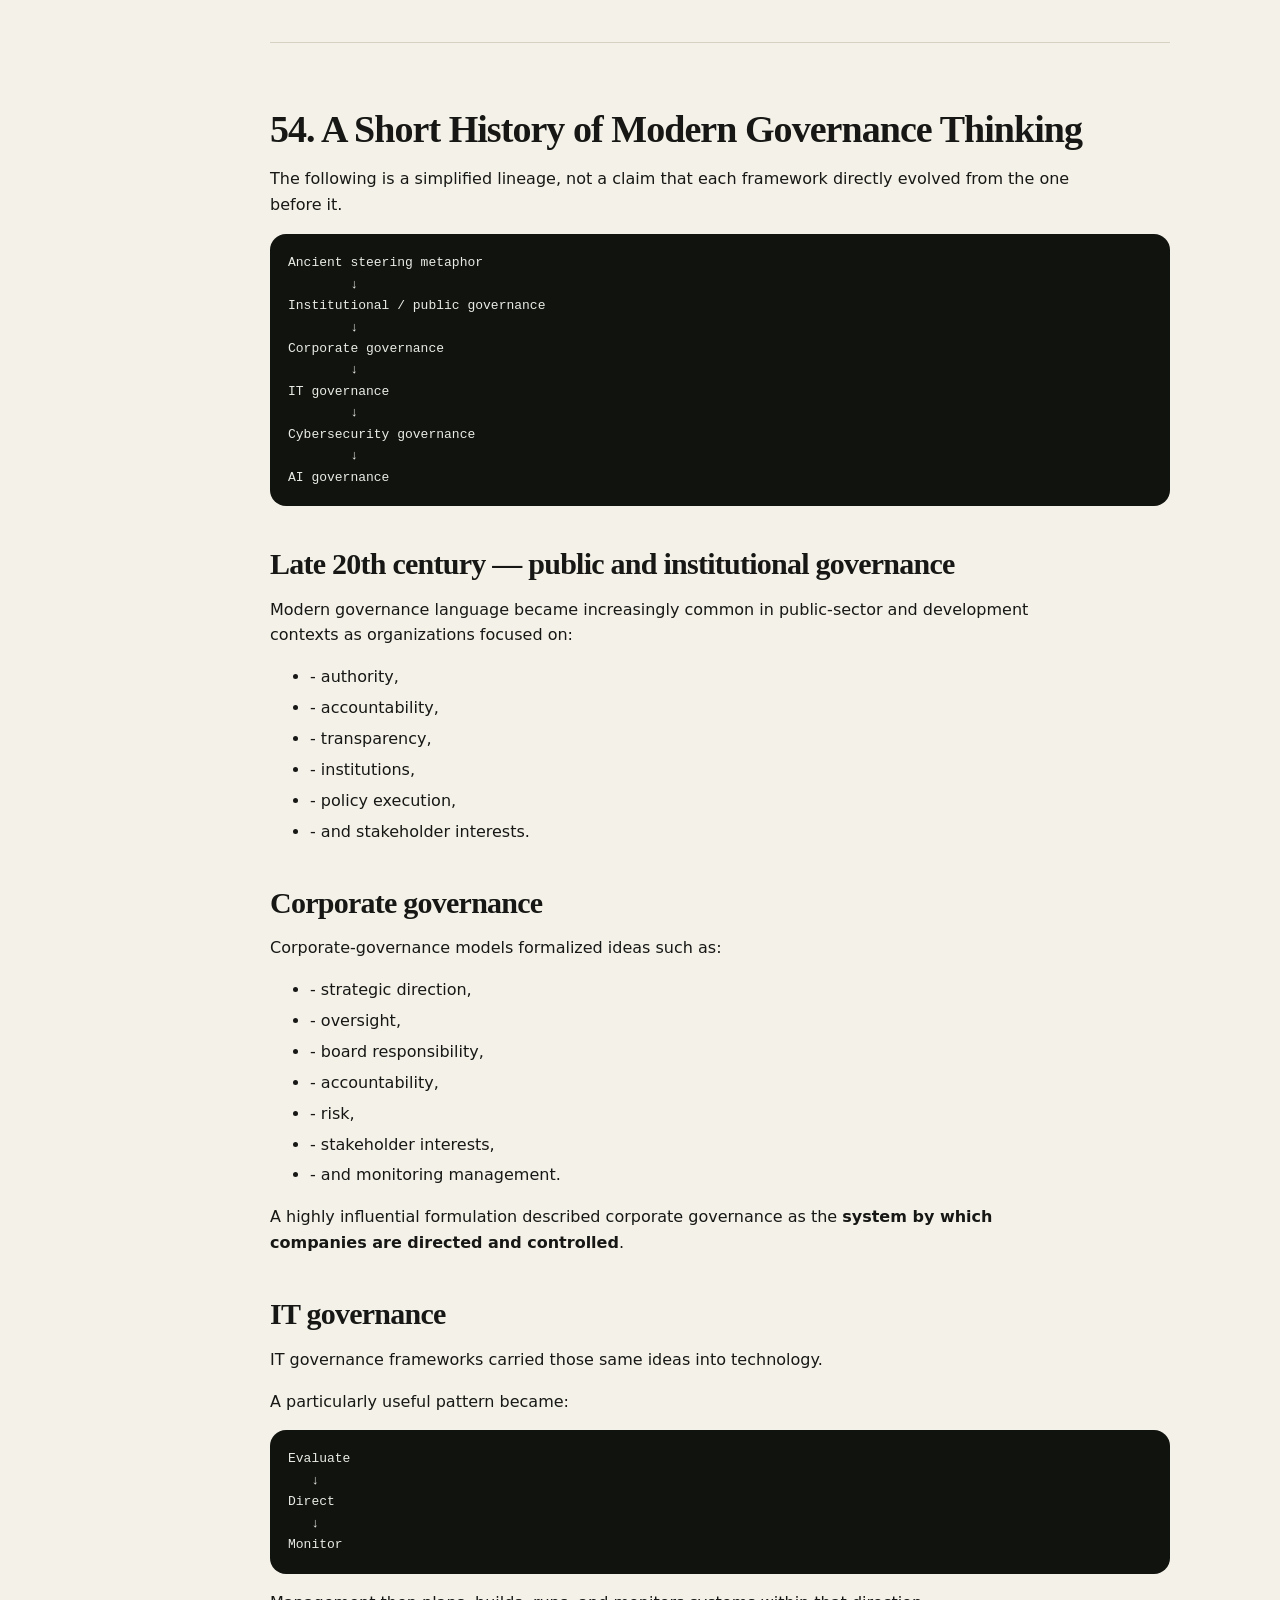
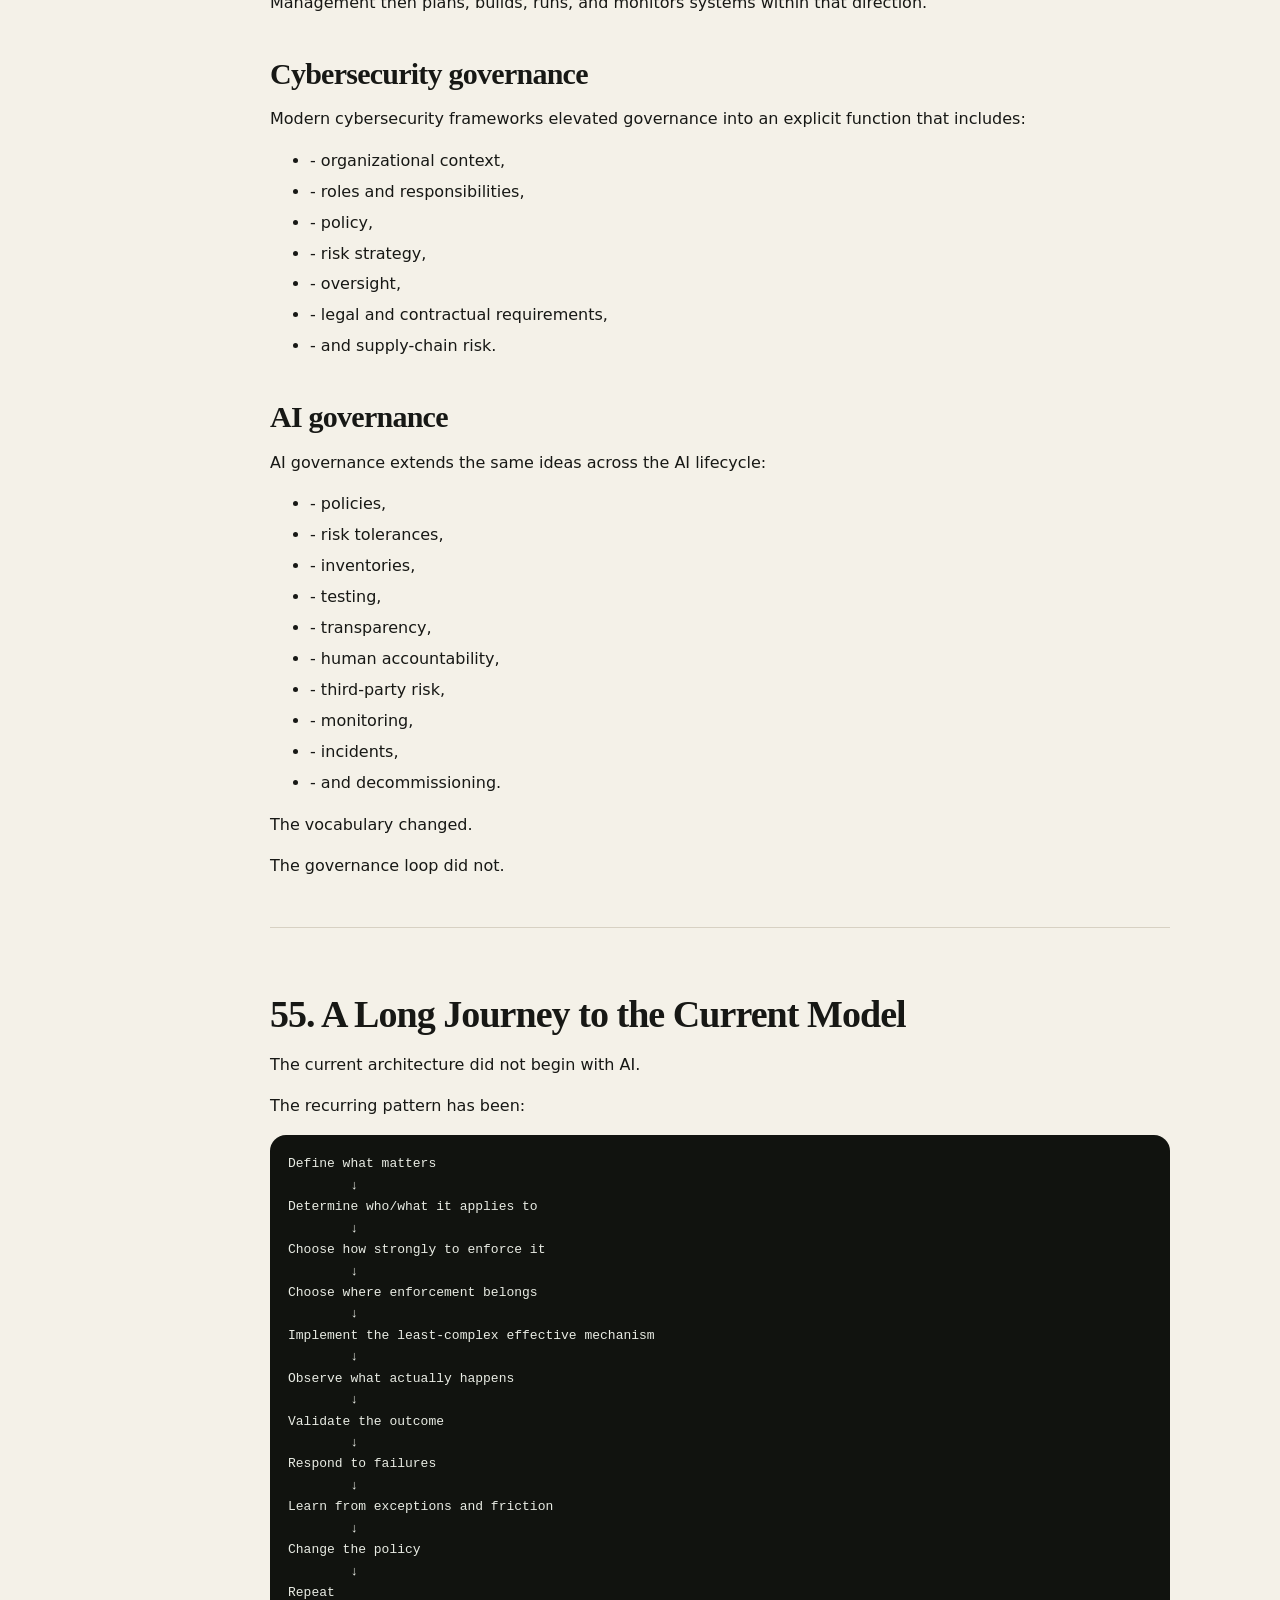
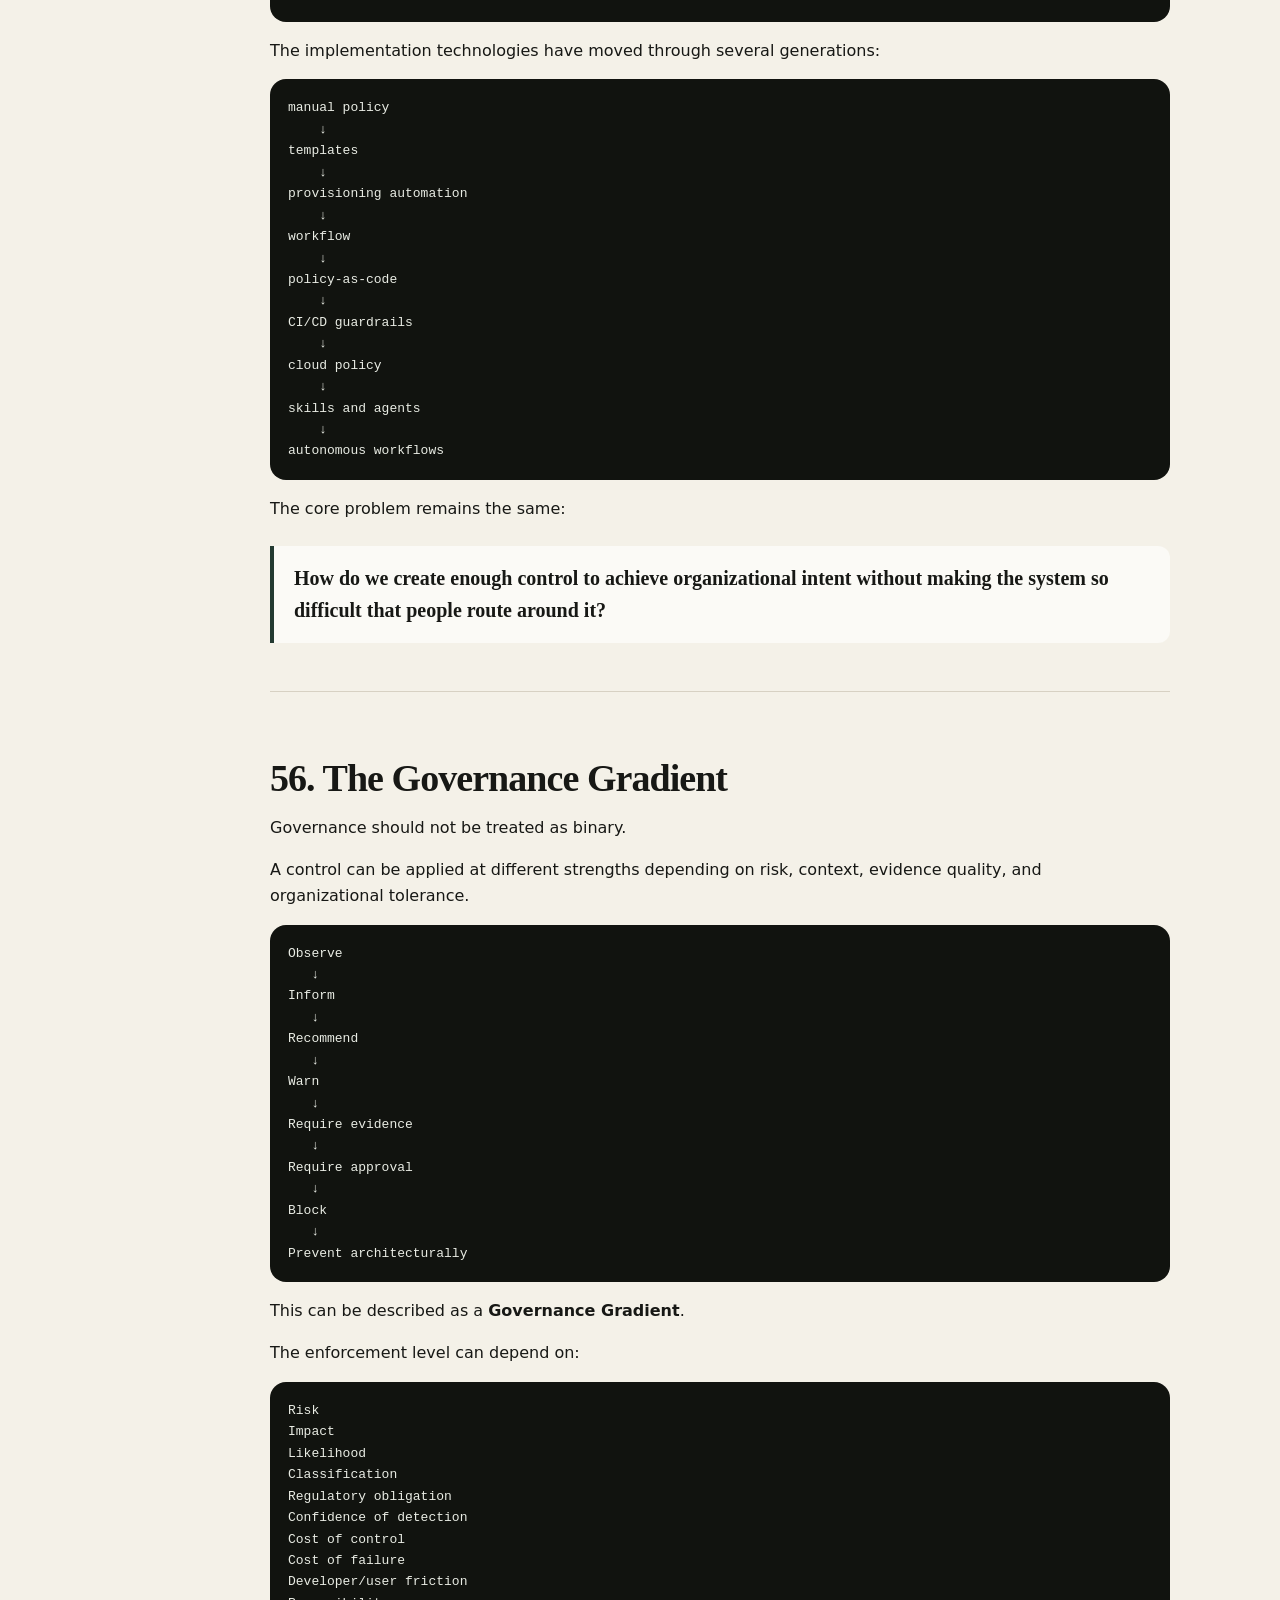
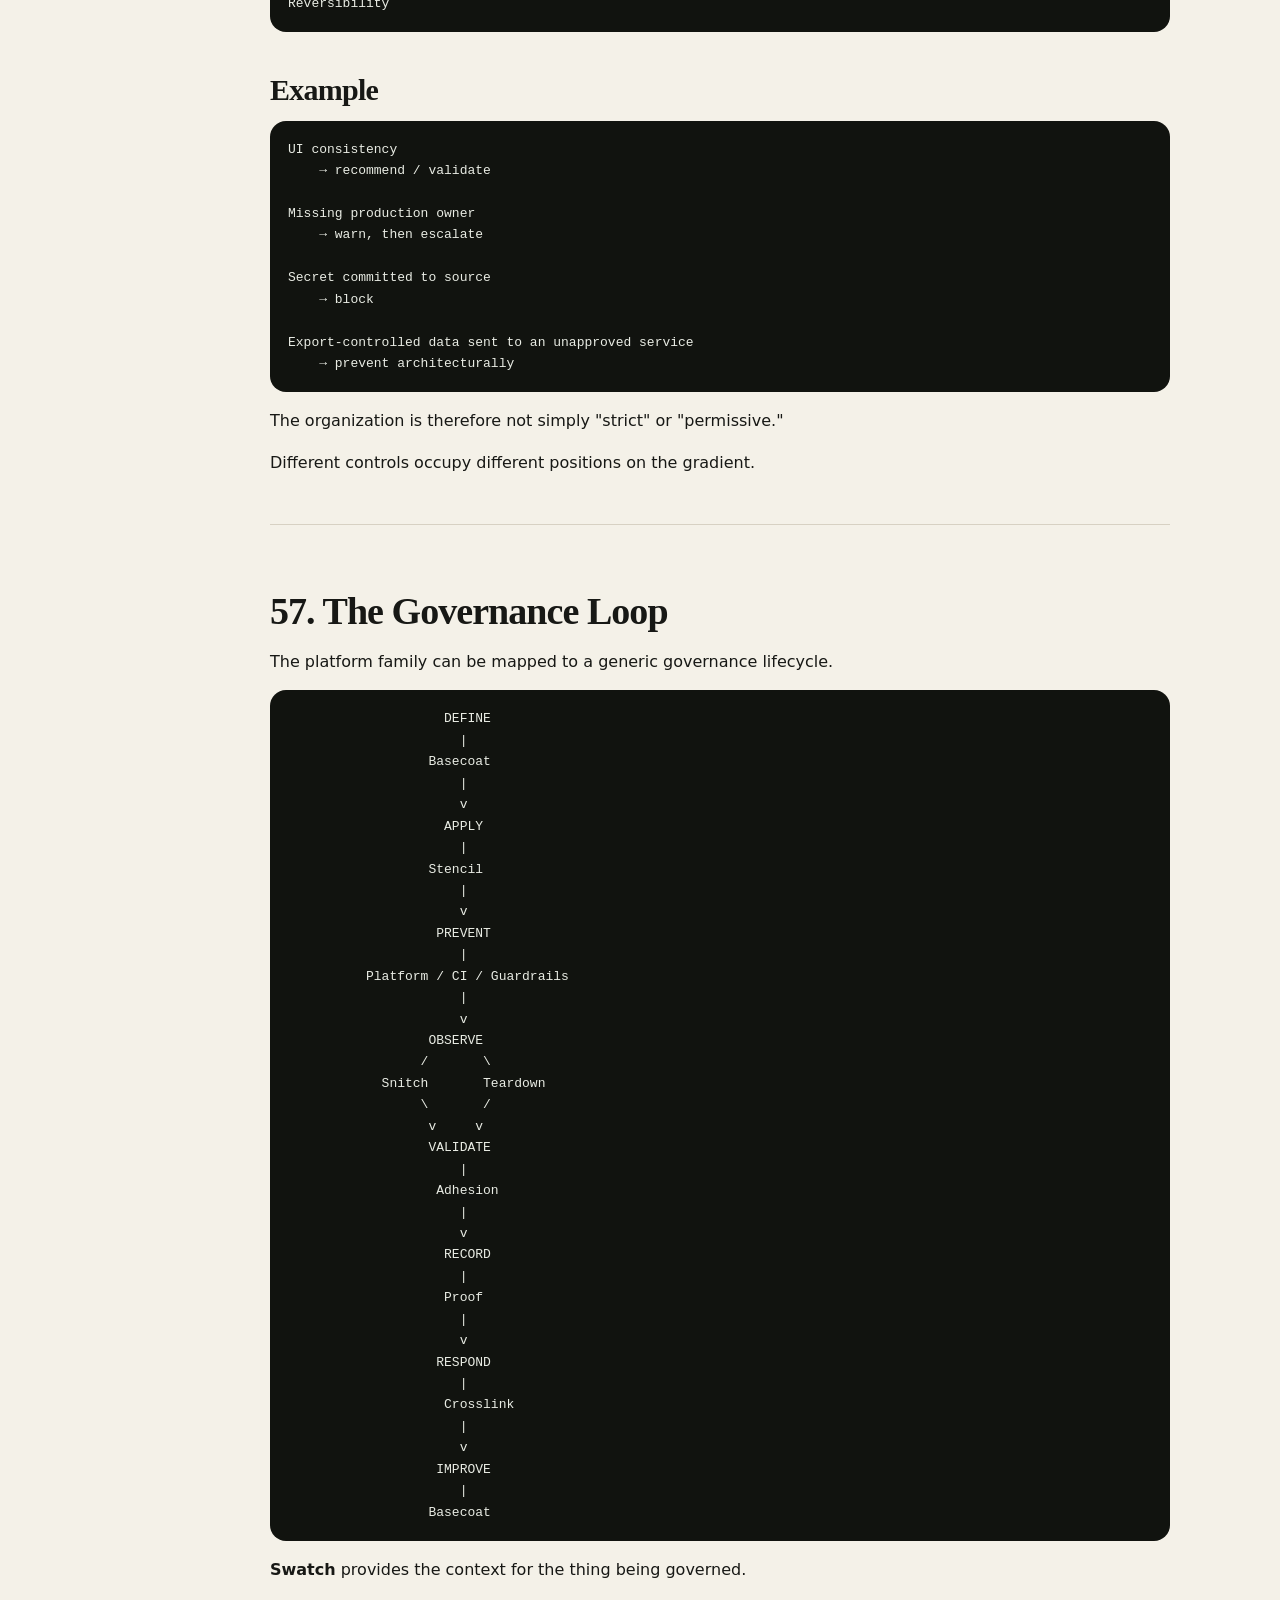
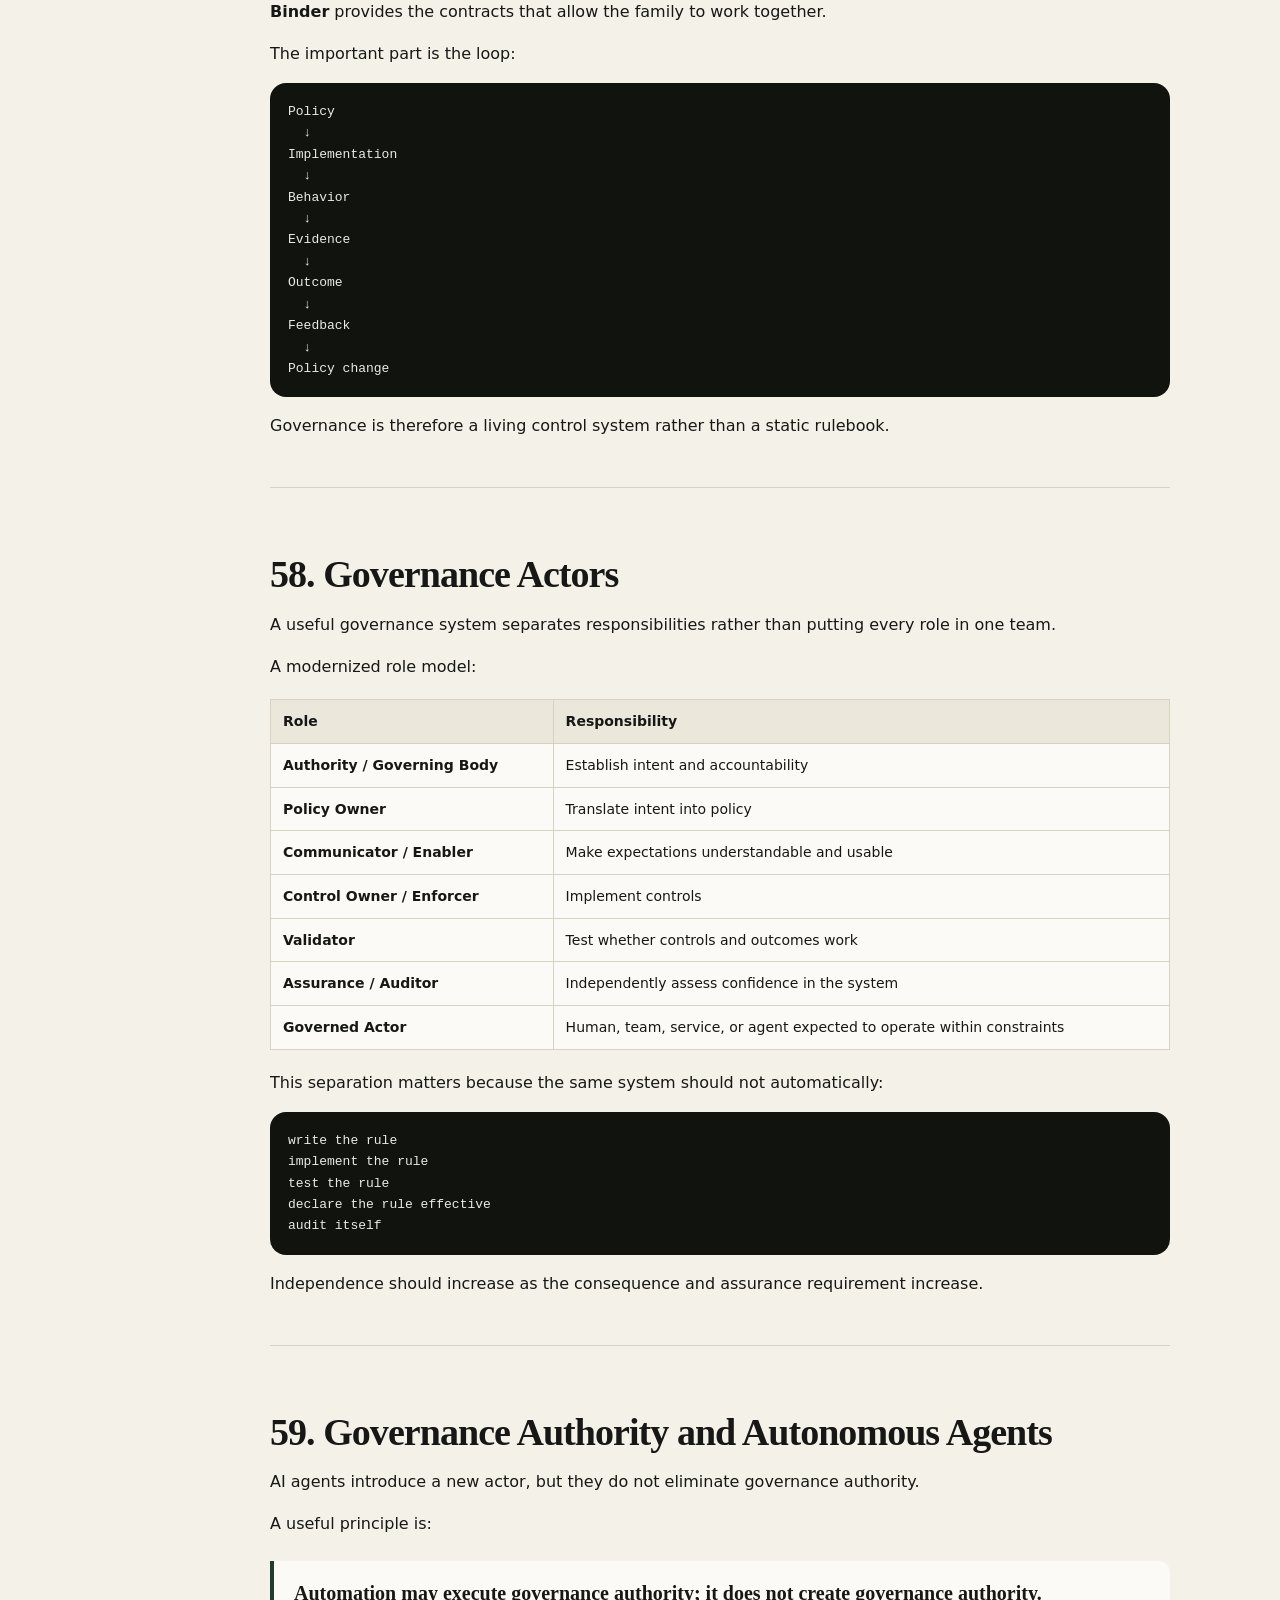
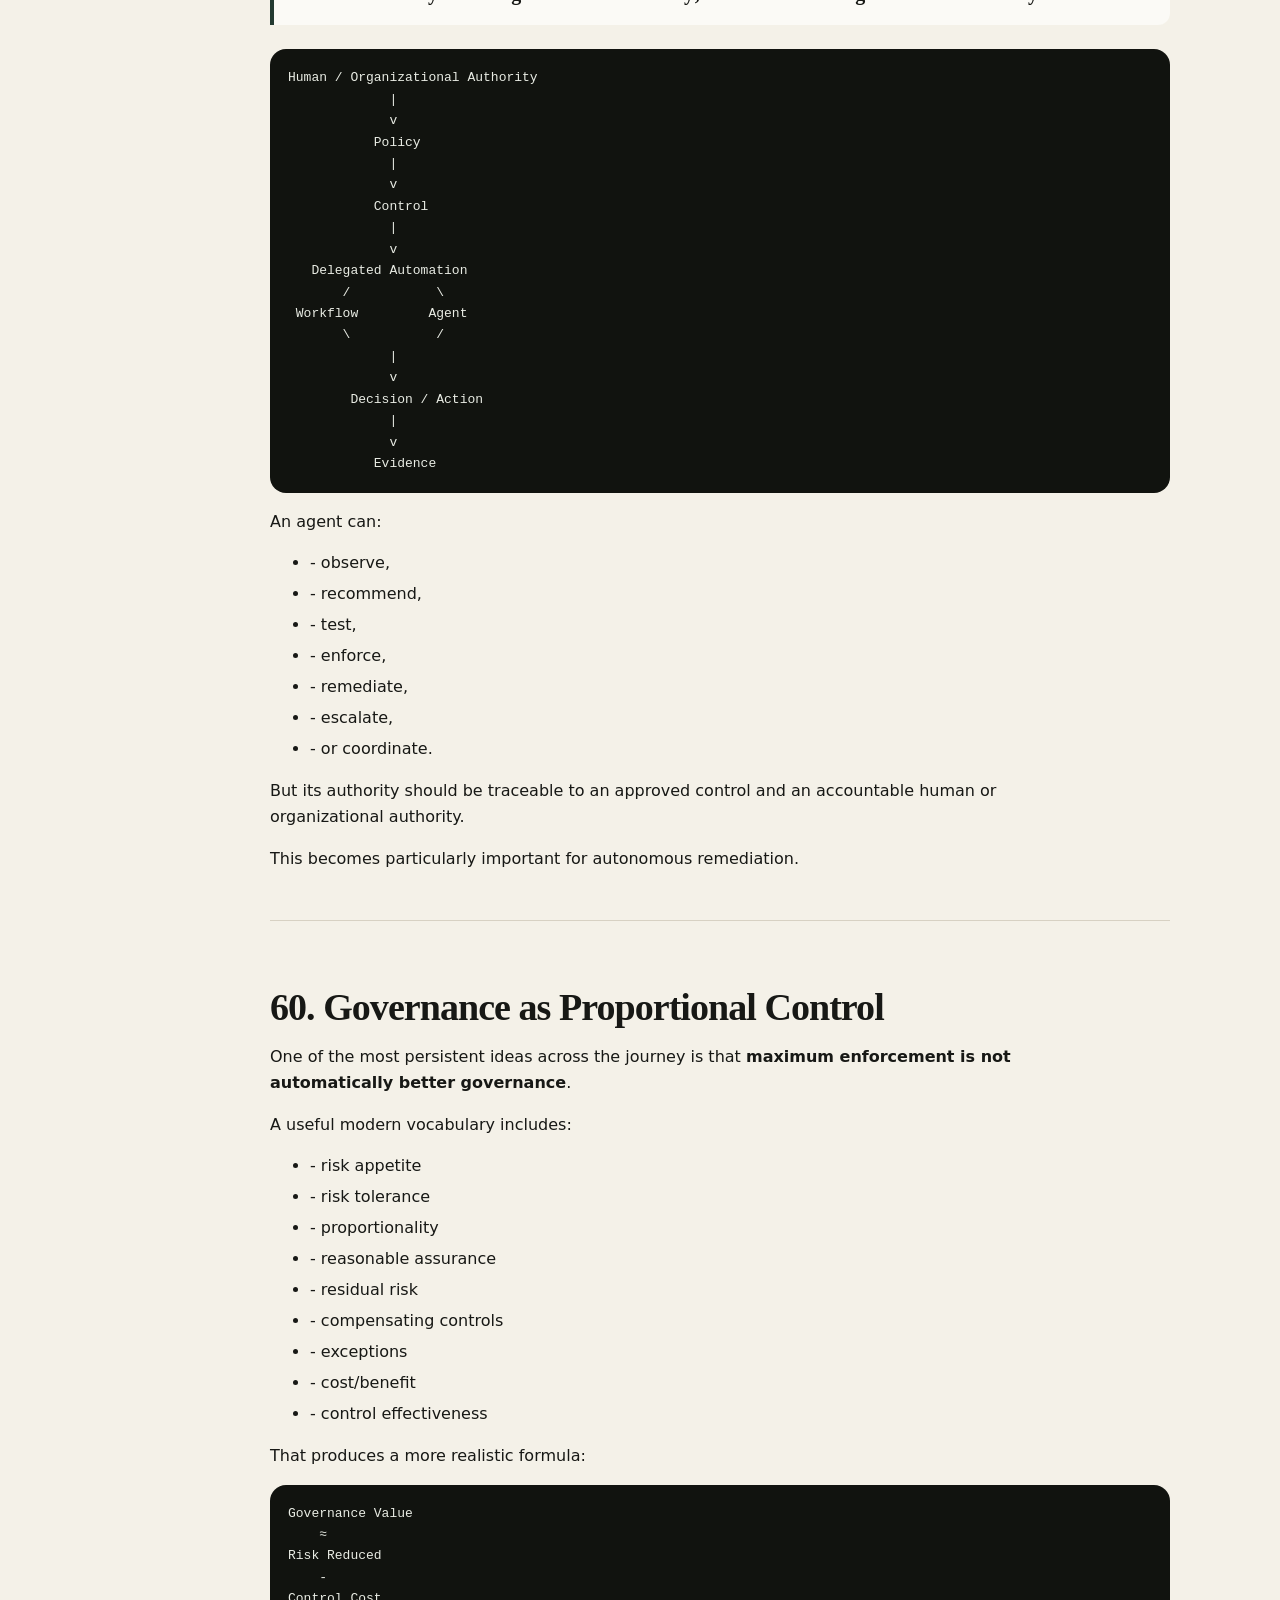
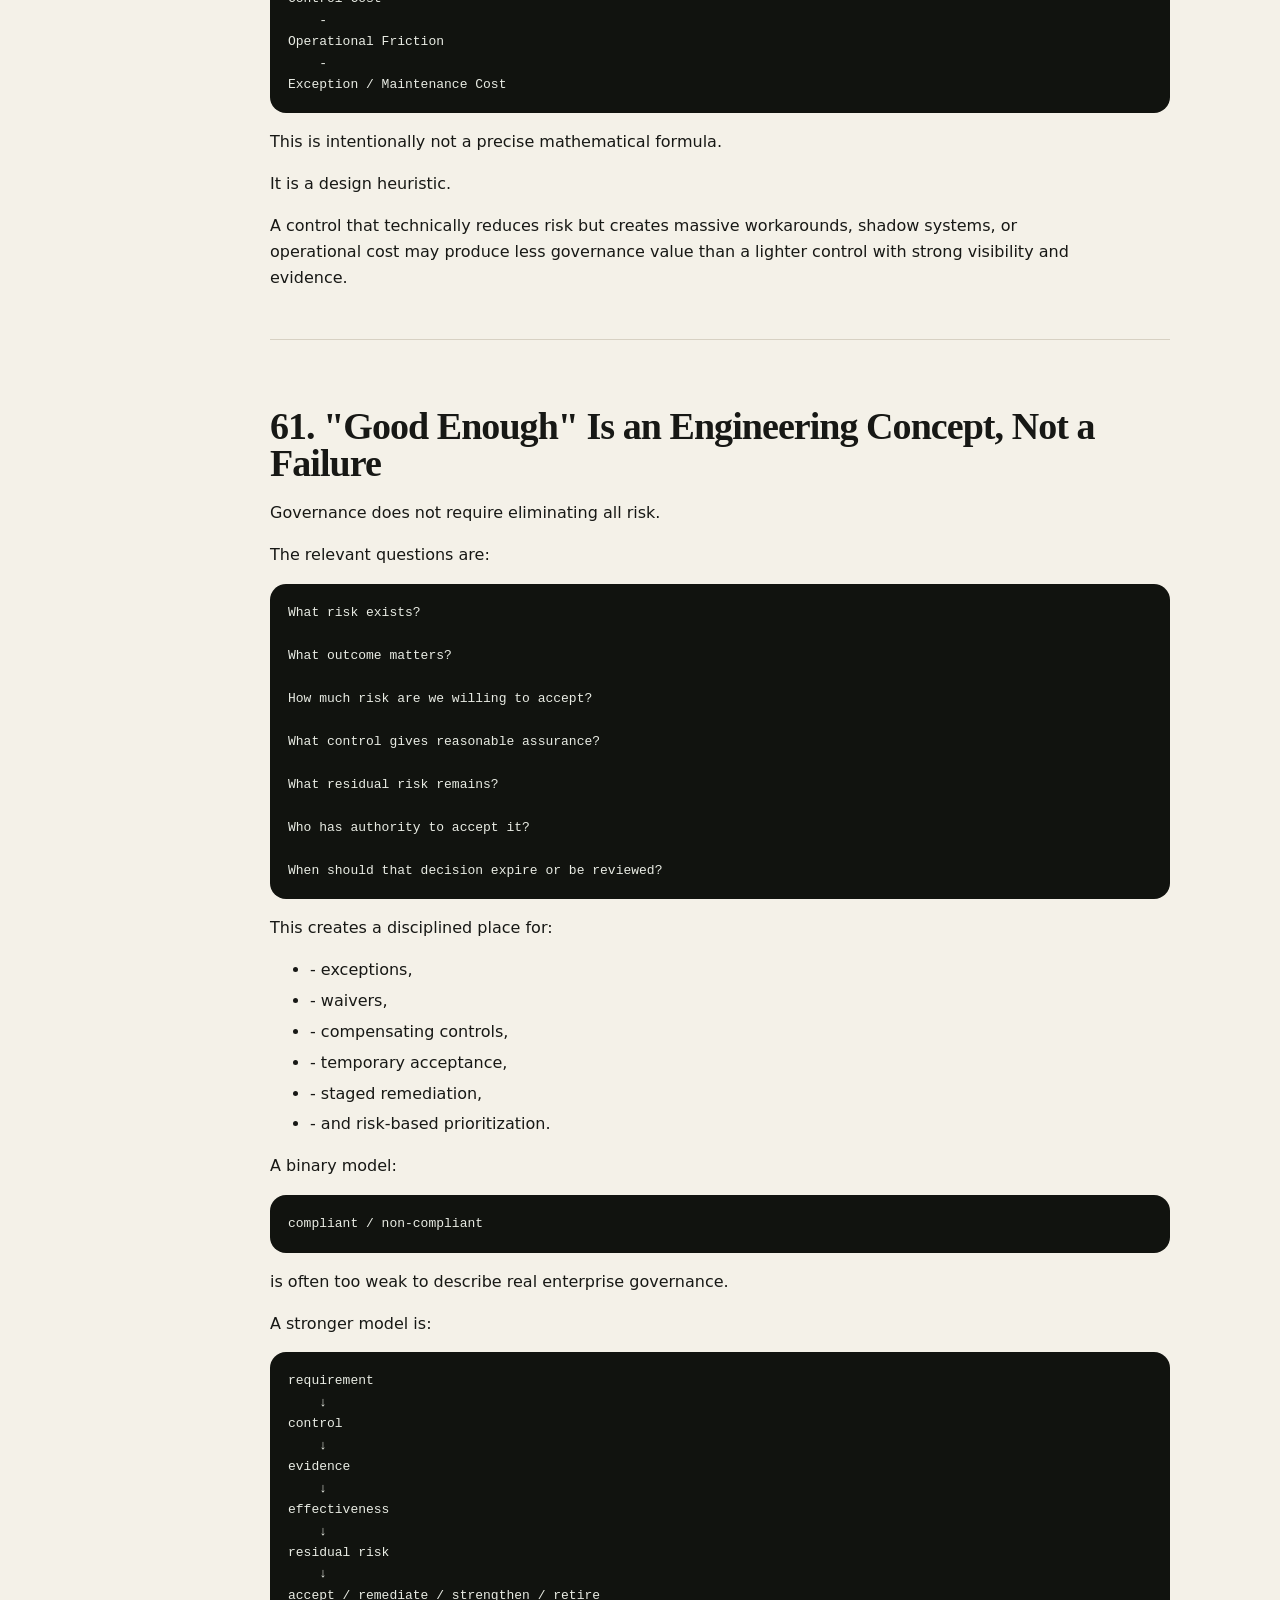
<file: site/history.html>
<!doctype html><html lang="en"><head><meta charset="utf-8"><meta name="viewport" content="width=device-width,initial-scale=1"><title>Governance History · AI SDLC Governance</title><link rel="stylesheet" href="styles.css"></head>
<body data-page="history"><header class="topbar"><a class="brand" href="index.html"><span class="brand-mark">AI</span><span><strong>AI SDLC Governance</strong><small>working architecture</small></span></a><div class="top-actions"><button id="searchButton">Search</button><button id="themeButton">Theme</button></div></header>
<div class="shell"><aside class="sidebar"><nav><a class="nav-link" data-page="home" href="index.html">Start Here</a>
<a class="nav-link" data-page="governance" href="governance.html">Governance</a>
<a class="nav-link" data-page="family" href="family.html">Product Family</a>
<a class="nav-link" data-page="information" href="information-model.html">Information Model</a>
<a class="nav-link" data-page="deployment" href="deployment.html">Deployment</a>
<a class="nav-link" data-page="adoption" href="adoption.html">Adoption</a>
<a class="nav-link" data-page="proof" href="proof.html">Evidence</a>
<a class="nav-link" data-page="compliance" href="compliance.html">Compliance</a>
<a class="nav-link" data-page="basecoat" href="basecoat.html">BaseCoat Alignment</a>
<a class="nav-link" data-page="sheen" href="sheen.html">Sheen Alignment</a>
<a class="nav-link" data-page="history" href="history.html">History</a>
<a class="nav-link" data-page="roadmap" href="roadmap.html">Roadmap</a>
<a class="nav-link" data-page="research" href="research.html">Research Archive</a></nav><div class="sidebar-note">Living design system</div></aside><main class="content"><article class="markdown-body"><h1 id='side-quest-where-governance-came-from'>Side Quest: Where Governance Came From</h1>
<p>Optional historical and conceptual background on governance, the steering metaphor, governance versus law and management, and the long journey to the current model.</p>
<blockquote>This document is part of the AI SDLC Governance working research set. It is intentionally a living design document and may evolve as the product family matures.</blockquote>
<hr>
<h1 id='50-side-quest-where-governance-came-from'>50. Side Quest — Where Governance Came From</h1>
<blockquote><strong>Optional reading:</strong> This section is a historical and conceptual side quest for anyone who wants to understand why the governance model in this notebook looks the way it does.</blockquote>
<p>The ideas in this notebook have been evolving for a long time.</p>
<p>Long before AI-assisted development, cloud landing zones, policy-as-code, autonomous agents, software bills of materials, or AI risk frameworks, the same core questions kept appearing:</p>
<ul>
<li>- Who has authority?</li>
<li>- What is governed?</li>
<li>- Who is governed?</li>
<li>- How much should be enforced?</li>
<li>- Where should enforcement happen?</li>
<li>- How should violations be detected?</li>
<li>- What happens when a rule is broken?</li>
<li>- How are exceptions handled?</li>
<li>- How do policies change when reality proves them wrong?</li>
<li>- How do we preserve enough freedom for people to get work done?</li>
</ul>
<p>The technology has changed dramatically. The governance problem has not.</p>
<p>This section traces the historical ideas that now inform the Basecoat family.</p>
<hr>
<h1 id='51-the-oldest-metaphor-governance-means-steering'>51. The Oldest Metaphor: Governance Means Steering</h1>
<p>The word <strong>governance</strong> traces back through Old French and Latin to the Greek root <strong>kybernan</strong>, meaning roughly <strong>to steer or pilot</strong>.</p>
<p>That gives us a useful starting metaphor:</p>
<blockquote><strong>Governance is steering, not handcuffing.</strong></blockquote>
<p>The objective is not to control every individual movement. It is to establish:</p>
<ul>
<li>- direction,</li>
<li>- boundaries,</li>
<li>- responsibility,</li>
<li>- feedback,</li>
<li>- and corrective action</li>
</ul>
<p>so that many independent actors can move without causing the organization to lose control of where it is going.</p>
<p>This metaphor remains useful for modern distributed engineering organizations.</p>
<pre><code class="language-text">Desired direction
       ↓
Guidance / constraints
       ↓
Independent action
       ↓
Observation
       ↓
Correction
       ↓
Continue</code></pre>
<p>That is a governance loop.</p>
<hr>
<h1 id='52-governance-is-not-the-same-as-law'>52. Governance Is Not the Same as Law</h1>
<p>Governance is broader than law.</p>
<p>Law and regulation can create obligations, but governance is the system an organization uses to decide how those obligations—and its own internal expectations—are interpreted, implemented, monitored, and changed.</p>
<p>Sources of governance requirements can include:</p>
<pre><code class="language-text">Law / Regulation
       |
Contracts
       |
Board / Executive Direction
       |
Corporate Policy
       |
Industry Standards
       |
Certification Requirements
       |
Customer Requirements
       |
Risk Appetite
       |
Architecture Standards
       |
Professional Norms
       |
Internal Operating Rules</code></pre>
<p>All of these can create governance obligations.</p>
<p>Examples:</p>
<pre><code class="language-text">&quot;Do not export controlled technical data&quot;
    → may originate in law/regulation

&quot;Production repositories require two reviewers&quot;
    → may originate in internal corporate policy

&quot;Applications must use the approved design system&quot;
    → may originate in an engineering standard</code></pre>
<p>The enforcement mechanism may look similar even when the source of authority is different.</p>
<h2 id='design-implication'>Design implication</h2>
<p>Every control should eventually be traceable to an <strong>authority/source</strong>, but that authority does not have to be law.</p>
<hr>
<h1 id='53-government-governance-management-and-compliance'>53. Government, Governance, Management, and Compliance</h1>
<p>These terms overlap but are not interchangeable.</p>
<h2 id='government'>Government</h2>
<p>Formal institutions with legal authority.</p>
<h2 id='governance'>Governance</h2>
<p>The system by which direction is established, decisions are overseen, responsibility is assigned, and accountability is maintained.</p>
<h2 id='management'>Management</h2>
<p>The planning and execution of work within the direction established by governance.</p>
<h2 id='compliance'>Compliance</h2>
<p>Conformance with a specific requirement, obligation, policy, contract, regulation, or standard.</p>
<p>A useful relationship is:</p>
<pre><code class="language-text">Governance
    ↓
sets direction and accountability

Management
    ↓
plans and executes

Controls
    ↓
translate expectations into mechanisms

Compliance
    ↓
describes whether requirements are being met

Assurance
    ↓
provides confidence that the system is working</code></pre>
<p>This matters because a company can be <strong>compliant with one requirement and still have weak governance</strong>, or have strong governance while knowingly accepting a documented residual risk.</p>
<hr>
<h1 id='54-a-short-history-of-modern-governance-thinking'>54. A Short History of Modern Governance Thinking</h1>
<p>The following is a simplified lineage, not a claim that each framework directly evolved from the one before it.</p>
<pre><code class="language-text">Ancient steering metaphor
        ↓
Institutional / public governance
        ↓
Corporate governance
        ↓
IT governance
        ↓
Cybersecurity governance
        ↓
AI governance</code></pre>
<h2 id='late-20th-century-public-and-institutional-governance'>Late 20th century — public and institutional governance</h2>
<p>Modern governance language became increasingly common in public-sector and development contexts as organizations focused on:</p>
<ul>
<li>- authority,</li>
<li>- accountability,</li>
<li>- transparency,</li>
<li>- institutions,</li>
<li>- policy execution,</li>
<li>- and stakeholder interests.</li>
</ul>
<h2 id='corporate-governance'>Corporate governance</h2>
<p>Corporate-governance models formalized ideas such as:</p>
<ul>
<li>- strategic direction,</li>
<li>- oversight,</li>
<li>- board responsibility,</li>
<li>- accountability,</li>
<li>- risk,</li>
<li>- stakeholder interests,</li>
<li>- and monitoring management.</li>
</ul>
<p>A highly influential formulation described corporate governance as the <strong>system by which companies are directed and controlled</strong>.</p>
<h2 id='it-governance'>IT governance</h2>
<p>IT governance frameworks carried those same ideas into technology.</p>
<p>A particularly useful pattern became:</p>
<pre><code class="language-text">Evaluate
   ↓
Direct
   ↓
Monitor</code></pre>
<p>Management then plans, builds, runs, and monitors systems within that direction.</p>
<h2 id='cybersecurity-governance'>Cybersecurity governance</h2>
<p>Modern cybersecurity frameworks elevated governance into an explicit function that includes:</p>
<ul>
<li>- organizational context,</li>
<li>- roles and responsibilities,</li>
<li>- policy,</li>
<li>- risk strategy,</li>
<li>- oversight,</li>
<li>- legal and contractual requirements,</li>
<li>- and supply-chain risk.</li>
</ul>
<h2 id='ai-governance'>AI governance</h2>
<p>AI governance extends the same ideas across the AI lifecycle:</p>
<ul>
<li>- policies,</li>
<li>- risk tolerances,</li>
<li>- inventories,</li>
<li>- testing,</li>
<li>- transparency,</li>
<li>- human accountability,</li>
<li>- third-party risk,</li>
<li>- monitoring,</li>
<li>- incidents,</li>
<li>- and decommissioning.</li>
</ul>
<p>The vocabulary changed.</p>
<p>The governance loop did not.</p>
<hr>
<h1 id='55-a-long-journey-to-the-current-model'>55. A Long Journey to the Current Model</h1>
<p>The current architecture did not begin with AI.</p>
<p>The recurring pattern has been:</p>
<pre><code class="language-text">Define what matters
        ↓
Determine who/what it applies to
        ↓
Choose how strongly to enforce it
        ↓
Choose where enforcement belongs
        ↓
Implement the least-complex effective mechanism
        ↓
Observe what actually happens
        ↓
Validate the outcome
        ↓
Respond to failures
        ↓
Learn from exceptions and friction
        ↓
Change the policy
        ↓
Repeat</code></pre>
<p>The implementation technologies have moved through several generations:</p>
<pre><code class="language-text">manual policy
    ↓
templates
    ↓
provisioning automation
    ↓
workflow
    ↓
policy-as-code
    ↓
CI/CD guardrails
    ↓
cloud policy
    ↓
skills and agents
    ↓
autonomous workflows</code></pre>
<p>The core problem remains the same:</p>
<blockquote><strong>How do we create enough control to achieve organizational intent without making the system so difficult that people route around it?</strong></blockquote>
<hr>
<h1 id='56-the-governance-gradient'>56. The Governance Gradient</h1>
<p>Governance should not be treated as binary.</p>
<p>A control can be applied at different strengths depending on risk, context, evidence quality, and organizational tolerance.</p>
<pre><code class="language-text">Observe
   ↓
Inform
   ↓
Recommend
   ↓
Warn
   ↓
Require evidence
   ↓
Require approval
   ↓
Block
   ↓
Prevent architecturally</code></pre>
<p>This can be described as a <strong>Governance Gradient</strong>.</p>
<p>The enforcement level can depend on:</p>
<pre><code class="language-text">Risk
Impact
Likelihood
Classification
Regulatory obligation
Confidence of detection
Cost of control
Cost of failure
Developer/user friction
Reversibility</code></pre>
<h2 id='example'>Example</h2>
<pre><code class="language-text">UI consistency
    → recommend / validate

Missing production owner
    → warn, then escalate

Secret committed to source
    → block

Export-controlled data sent to an unapproved service
    → prevent architecturally</code></pre>
<p>The organization is therefore not simply &quot;strict&quot; or &quot;permissive.&quot;</p>
<p>Different controls occupy different positions on the gradient.</p>
<hr>
<h1 id='57-the-governance-loop'>57. The Governance Loop</h1>
<p>The platform family can be mapped to a generic governance lifecycle.</p>
<pre><code class="language-text">                    DEFINE
                      |
                  Basecoat
                      |
                      v
                    APPLY
                      |
                  Stencil
                      |
                      v
                   PREVENT
                      |
          Platform / CI / Guardrails
                      |
                      v
                  OBSERVE
                 /       \
            Snitch       Teardown
                 \       /
                  v     v
                  VALIDATE
                      |
                   Adhesion
                      |
                      v
                    RECORD
                      |
                    Proof
                      |
                      v
                   RESPOND
                      |
                    Crosslink
                      |
                      v
                   IMPROVE
                      |
                  Basecoat</code></pre>
<p><strong>Swatch</strong> provides the context for the thing being governed.</p>
<p><strong>Binder</strong> provides the contracts that allow the family to work together.</p>
<p>The important part is the loop:</p>
<pre><code class="language-text">Policy
  ↓
Implementation
  ↓
Behavior
  ↓
Evidence
  ↓
Outcome
  ↓
Feedback
  ↓
Policy change</code></pre>
<p>Governance is therefore a living control system rather than a static rulebook.</p>
<hr>
<h1 id='58-governance-actors'>58. Governance Actors</h1>
<p>A useful governance system separates responsibilities rather than putting every role in one team.</p>
<p>A modernized role model:</p>
<div class='table-wrap'><table><thead><tr><th>Role</th><th>Responsibility</th></tr></thead><tbody>
<tr><td><strong>Authority / Governing Body</strong></td><td>Establish intent and accountability</td></tr>
<tr><td><strong>Policy Owner</strong></td><td>Translate intent into policy</td></tr>
<tr><td><strong>Communicator / Enabler</strong></td><td>Make expectations understandable and usable</td></tr>
<tr><td><strong>Control Owner / Enforcer</strong></td><td>Implement controls</td></tr>
<tr><td><strong>Validator</strong></td><td>Test whether controls and outcomes work</td></tr>
<tr><td><strong>Assurance / Auditor</strong></td><td>Independently assess confidence in the system</td></tr>
<tr><td><strong>Governed Actor</strong></td><td>Human, team, service, or agent expected to operate within constraints</td></tr>
</tbody></table></div>
<p>This separation matters because the same system should not automatically:</p>
<pre><code class="language-text">write the rule
implement the rule
test the rule
declare the rule effective
audit itself</code></pre>
<p>Independence should increase as the consequence and assurance requirement increase.</p>
<hr>
<h1 id='59-governance-authority-and-autonomous-agents'>59. Governance Authority and Autonomous Agents</h1>
<p>AI agents introduce a new actor, but they do not eliminate governance authority.</p>
<p>A useful principle is:</p>
<blockquote><strong>Automation may execute governance authority; it does not create governance authority.</strong></blockquote>
<pre><code class="language-text">Human / Organizational Authority
             |
             v
           Policy
             |
             v
           Control
             |
             v
   Delegated Automation
       /           \
 Workflow         Agent
       \           /
             |
             v
        Decision / Action
             |
             v
           Evidence</code></pre>
<p>An agent can:</p>
<ul>
<li>- observe,</li>
<li>- recommend,</li>
<li>- test,</li>
<li>- enforce,</li>
<li>- remediate,</li>
<li>- escalate,</li>
<li>- or coordinate.</li>
</ul>
<p>But its authority should be traceable to an approved control and an accountable human or organizational authority.</p>
<p>This becomes particularly important for autonomous remediation.</p>
<hr>
<h1 id='60-governance-as-proportional-control'>60. Governance as Proportional Control</h1>
<p>One of the most persistent ideas across the journey is that <strong>maximum enforcement is not automatically better governance</strong>.</p>
<p>A useful modern vocabulary includes:</p>
<ul>
<li>- risk appetite</li>
<li>- risk tolerance</li>
<li>- proportionality</li>
<li>- reasonable assurance</li>
<li>- residual risk</li>
<li>- compensating controls</li>
<li>- exceptions</li>
<li>- cost/benefit</li>
<li>- control effectiveness</li>
</ul>
<p>That produces a more realistic formula:</p>
<pre><code class="language-text">Governance Value
    ≈
Risk Reduced
    -
Control Cost
    -
Operational Friction
    -
Exception / Maintenance Cost</code></pre>
<p>This is intentionally not a precise mathematical formula.</p>
<p>It is a design heuristic.</p>
<p>A control that technically reduces risk but creates massive workarounds, shadow systems, or operational cost may produce less governance value than a lighter control with strong visibility and evidence.</p>
<hr>
<h1 id='61-good-enough-is-an-engineering-concept-not-a-failure'>61. &quot;Good Enough&quot; Is an Engineering Concept, Not a Failure</h1>
<p>Governance does not require eliminating all risk.</p>
<p>The relevant questions are:</p>
<pre><code class="language-text">What risk exists?

What outcome matters?

How much risk are we willing to accept?

What control gives reasonable assurance?

What residual risk remains?

Who has authority to accept it?

When should that decision expire or be reviewed?</code></pre>
<p>This creates a disciplined place for:</p>
<ul>
<li>- exceptions,</li>
<li>- waivers,</li>
<li>- compensating controls,</li>
<li>- temporary acceptance,</li>
<li>- staged remediation,</li>
<li>- and risk-based prioritization.</li>
</ul>
<p>A binary model:</p>
<pre><code class="language-text">compliant / non-compliant</code></pre>
<p>is often too weak to describe real enterprise governance.</p>
<p>A stronger model is:</p>
<pre><code class="language-text">requirement
    ↓
control
    ↓
evidence
    ↓
effectiveness
    ↓
residual risk
    ↓
accept / remediate / strengthen / retire</code></pre>
<hr>
<h1 id='62-classification-should-drive-governance'>62. Classification Should Drive Governance</h1>
<p>Another recurring principle is that classification should influence architecture and controls.</p>
<pre><code class="language-text">Classification
      ↓
Profile
      ↓
Controls
      ↓
Enforcement Strength
      ↓
Placement / Architecture
      ↓
Evidence Requirements</code></pre>
<p>Examples:</p>
<pre><code class="language-text">Public prototype
    → lightweight governance

Production customer application
    → stronger SDLC and operational controls

CUI workload
    → controlled environment + stronger evidence

ITAR-controlled workload
    → personnel, geography, service, and export restrictions

High-risk AI system
    → stronger evaluation, monitoring, and approval requirements</code></pre>
<p>This is why classification belongs in <strong>Swatch</strong>, while Basecoat resolves the control implications.</p>
<hr>
<h1 id='63-enforcement-belongs-at-the-right-scope'>63. Enforcement Belongs at the Right Scope</h1>
<p>A policy may be correct but ineffective if enforced at the wrong point.</p>
<p>Candidate scopes in the modern family include:</p>
<pre><code class="language-text">Enterprise
  ↓
Business Unit
  ↓
Portfolio
  ↓
Application
  ↓
Repository
  ↓
Branch / Pull Request
  ↓
Build
  ↓
Artifact
  ↓
Deployment
  ↓
Runtime
  ↓
Model / Agent / Tool
  ↓
Data</code></pre>
<p>The ideal enforcement point is usually the earliest place where the organization has:</p>
<ol>
<li>1. enough information to make the decision,</li>
<li>2. enough authority to enforce it,</li>
<li>3. and low enough cost to prevent or correct the problem.</li>
</ol>
<p>This supports a simple principle:</p>
<blockquote><strong>Prevent early when the rule is deterministic; observe and validate later when reality cannot be known earlier.</strong></blockquote>
<hr>
<h1 id='64-reversibility-is-a-governance-feature'>64. Reversibility Is a Governance Feature</h1>
<p>Governance actions should not automatically be permanent.</p>
<p>Possible responses include:</p>
<pre><code class="language-text">Inform
Warn
Request evidence
Require approval
Quarantine
Read-only
Disable capability
Rollback
Archive
Hold
Remediate
Restore
Delete</code></pre>
<p>The system should understand whether an enforcement action is:</p>
<ul>
<li>- reversible,</li>
<li>- partially reversible,</li>
<li>- destructive,</li>
<li>- or legally required to preserve evidence.</li>
</ul>
<p>This is particularly important for:</p>
<ul>
<li>- automated remediation,</li>
<li>- autonomous agents,</li>
<li>- lifecycle management,</li>
<li>- incident response,</li>
<li>- records retention,</li>
<li>- and decommissioning.</li>
</ul>
<p>A useful principle:</p>
<blockquote><strong>Prefer reversible controls until the confidence and authority justify irreversible action.</strong></blockquote>
<hr>
<h1 id='65-governance-capacity'>65. Governance Capacity</h1>
<p>Organizations differ in how much governance complexity they can successfully operate.</p>
<p>Factors include:</p>
<ul>
<li>- technical maturity</li>
<li>- staffing</li>
<li>- central vs federated structure</li>
<li>- internal vs outsourced development</li>
<li>- developer skill</li>
<li>- user skill</li>
<li>- regulatory burden</li>
<li>- platform standardization</li>
<li>- acquisition history</li>
<li>- number of environments</li>
<li>- organizational change rate</li>
</ul>
<p>This suggests a concept of <strong>governance capacity</strong>.</p>
<pre><code class="language-text">Strong requirement
      +
Weak governance capacity
      =
Do not add paperwork.

Instead:
simplify the path,
automate the control,
reduce choices,
and provide secure defaults.</code></pre>
<p>This reinforces a major Basecoat principle:</p>
<blockquote><strong>The stronger the requirement, the less it should depend on perfect human behavior.</strong></blockquote>
<hr>
<h1 id='66-federated-governance'>66. Federated Governance</h1>
<p>Enterprise-scale governance should not require every technical decision to be centralized.</p>
<p>The desired model is:</p>
<pre><code class="language-text">Centralized:
  intent
  controls
  minimum standards
  identity
  evidence requirements
  accountability

Federated:
  architecture choices
  implementation
  delivery
  experimentation
  local optimization</code></pre>
<p>In other words:</p>
<blockquote><strong>Centralize the guardrails. Decentralize the work.</strong></blockquote>
<p>This is particularly important for large engineering organizations and autonomous development agents.</p>
<p>The purpose of Basecoat is not to make every repository identical.</p>
<p>It is to make organizational intent portable across repositories without destroying team autonomy.</p>
<hr>
<h1 id='67-governance-fragmentation-is-a-governance-problem'>67. Governance Fragmentation Is a Governance Problem</h1>
<p>Organizations often respond to each new requirement by creating another:</p>
<ul>
<li>- tool,</li>
<li>- workflow,</li>
<li>- dashboard,</li>
<li>- policy,</li>
<li>- portal,</li>
<li>- scanner,</li>
<li>- database,</li>
<li>- committee,</li>
<li>- or review gate.</li>
</ul>
<p>Over time, the controls themselves become difficult to govern.</p>
<p>This family should actively avoid that outcome.</p>
<p>The shared architecture exists so that:</p>
<pre><code class="language-text">one identity model
one control model
one evidence model
one exception model
one family contract</code></pre>
<p>can support many specialized capabilities.</p>
<p>That is one of the reasons <strong>Binder</strong> matters.</p>
<p>The family should be composable without becoming a collection of unrelated governance systems.</p>
<hr>
<h1 id='68-governance-is-experienced-through-the-path'>68. Governance Is Experienced Through the Path</h1>
<p>Governance is not only a backend policy system.</p>
<p>People encounter governance through:</p>
<ul>
<li>- templates,</li>
<li>- defaults,</li>
<li>- labels,</li>
<li>- warnings,</li>
<li>- documentation,</li>
<li>- user interfaces,</li>
<li>- approval workflows,</li>
<li>- error messages,</li>
<li>- provisioning flows,</li>
<li>- remediation steps,</li>
<li>- and self-service experiences.</li>
</ul>
<p>This makes experience design part of governance.</p>
<p>A badly designed control can be technically correct and operationally ineffective.</p>
<p>That creates an important relationship:</p>
<pre><code class="language-text">Basecoat
    defines intent

Sheen
    helps make the governed path understandable and usable

Adhesion
    verifies that both the technical and experience expectations are met</code></pre>
<p>The usability of governance directly affects whether people comply with it or route around it.</p>
<hr>
<h1 id='69-a-modern-governance-control-model'>69. A Modern Governance Control Model</h1>
<p>The historical ideas in this side quest can be condensed into a modern control object.</p>
<pre><code class="language-text">CONTROL
│
├── Authority
│   └── Who has the right to establish this requirement?
│
├── Intent
│   └── What outcome are we trying to achieve?
│
├── Subject
│   └── Who/what is governed?
│
├── Classification / Applicability
│   └── Why does this control apply?
│
├── Strength
│   └── Inform / Warn / Approve / Block / Prevent
│
├── Scope
│   └── Enterprise / App / Repo / Build / Runtime / Model / Data
│
├── Enforcement Point
│   └── Where can the control actually be applied?
│
├── Implementation
│   └── Artifact / Skill / Workflow / Policy / Platform / Agent
│
├── Evidence
│   └── How do we know the control is operating?
│
├── Confidence
│   └── Deterministic / observed / inferred / unknown
│
├── Exception
│   └── What controlled deviation is allowed?
│
├── Response
│   └── Remediate / Quarantine / Escalate / Reclaim
│
├── Reversibility
│   └── Can the action be safely undone?
│
└── Feedback
    └── Keep / Relax / Strengthen / Amend / Retire</code></pre>
<p>This can become a candidate schema for Basecoat/Binder.</p>
<hr>
<h1 id='70-the-core-philosophy'>70. The Core Philosophy</h1>
<p>After a long journey through enterprise platforms, provisioning, cloud, security, DevOps, AI-assisted development, and autonomous agents, the core governance problem remains surprisingly stable.</p>
<p>A useful summary is:</p>
<blockquote><strong>Governance is the system that makes organizational intent operable.</strong></blockquote>
<p>It does this by creating:</p>
<pre><code class="language-text">Direction
Boundaries
Authority
Accountability
Feedback</code></pre>
<p>And the family implements those ideas as:</p>
<pre><code class="language-text">Swatch     → know what exists
Basecoat   → define intent and controls
Stencil    → determine applicability and scope
Binder     → connect the system
Snitch     → observe reality
Teardown   → understand composition
Adhesion   → validate outcomes
Proof      → preserve evidence
Crosslink     → coordinate response
Reclaim    → govern the end of life
Sheen      → make the governed path usable</code></pre>
<p>The destination has changed.</p>
<p>The steering problem has not.</p>
<hr>
<h1 id='71-side-quest-references-and-frameworks-to-explore'>71. Side Quest References and Frameworks to Explore</h1>
<p>These are useful anchors for deeper research into formal governance terminology.</p>
<h2 id='organizational-corporate-governance'>Organizational / corporate governance</h2>
<ul>
<li>- <strong>ISO 37000 — Governance of organizations</strong></li>
<li>- <strong>G20/OECD Principles of Corporate Governance</strong></li>
<li>- <strong>UK Corporate Governance Code / Cadbury lineage</strong></li>
<li>- <strong>IIA Three Lines Model</strong></li>
</ul>
<h2 id='technology-governance'>Technology governance</h2>
<ul>
<li>- <strong>ISO/IEC 38500 — Governance of IT</strong></li>
<li>- <strong>COBIT</strong></li>
<li>- <strong>ITIL / ITSM</strong></li>
<li>- <strong>ISO/IEC 20000</strong></li>
</ul>
<h2 id='cybersecurity-governance'>Cybersecurity governance</h2>
<ul>
<li>- <strong>NIST Cybersecurity Framework 2.0</strong></li>
<li>- <strong>ISO/IEC 27001</strong></li>
<li>- <strong>CIS Controls</strong></li>
</ul>
<h2 id='ai-governance'>AI governance</h2>
<ul>
<li>- <strong>NIST AI Risk Management Framework</strong></li>
<li>- <strong>ISO/IEC 42001</strong></li>
<li>- <strong>OWASP GenAI Security Project</strong></li>
</ul>
<h2 id='controls-and-assurance'>Controls and assurance</h2>
<ul>
<li>- <strong>NIST OSCAL</strong></li>
<li>- <strong>SOC 2 / Trust Services Criteria</strong></li>
<li>- <strong>CMMC</strong></li>
<li>- <strong>FedRAMP</strong></li>
<li>- <strong>PCI DSS</strong></li>
</ul>
<h2 id='useful-research-questions'>Useful research questions</h2>
<ul>
<li>- Which governance concepts belong in Binder schemas?</li>
<li>- Which belong in Basecoat controls?</li>
<li>- Which require independent assurance rather than self-validation?</li>
<li>- How should risk appetite change enforcement strength?</li>
<li>- How should governance authority be represented for autonomous agents?</li>
<li>- Can governance capacity be measured?</li>
<li>- When should a control graduate from guidance to architectural prevention?</li>
</ul>
<hr>
<h1 id='72-side-quest-follow-up-ideas'>72. Side Quest Follow-Up Ideas</h1>
<p>Possible future iterations:</p>
<ul>
<li>- Build a timeline graphic from ancient governance → corporate governance → IT → cyber → AI.</li>
<li>- Compare <strong>ISO 37000 / ISO 38500 / COBIT / NIST CSF / NIST AI RMF</strong> against the family model.</li>
<li>- Formalize the <strong>Governance Gradient</strong> as a Basecoat schema.</li>
<li>- Formalize <strong>Authority → Policy → Control → Enforcement → Evidence → Assurance</strong> in Binder.</li>
<li>- Add a governance-capacity model for choosing between documentation, automation, workflow, and architectural prevention.</li>
<li>- Define independence requirements for validators and auditors.</li>
<li>- Define a human-accountability model for autonomous agents.</li>
</ul></article></main></div>
<dialog id="searchDialog"><form method="dialog" class="search-panel"><div class="search-head"><strong>Search</strong><button value="close">Close</button></div><input id="searchInput" type="search" placeholder="Search governance, Batchbook, Proof, BaseCoat, Sheen…"><div id="searchResults" class="search-results"></div></form></dialog><script src="app.js"></script></body></html>
</file>
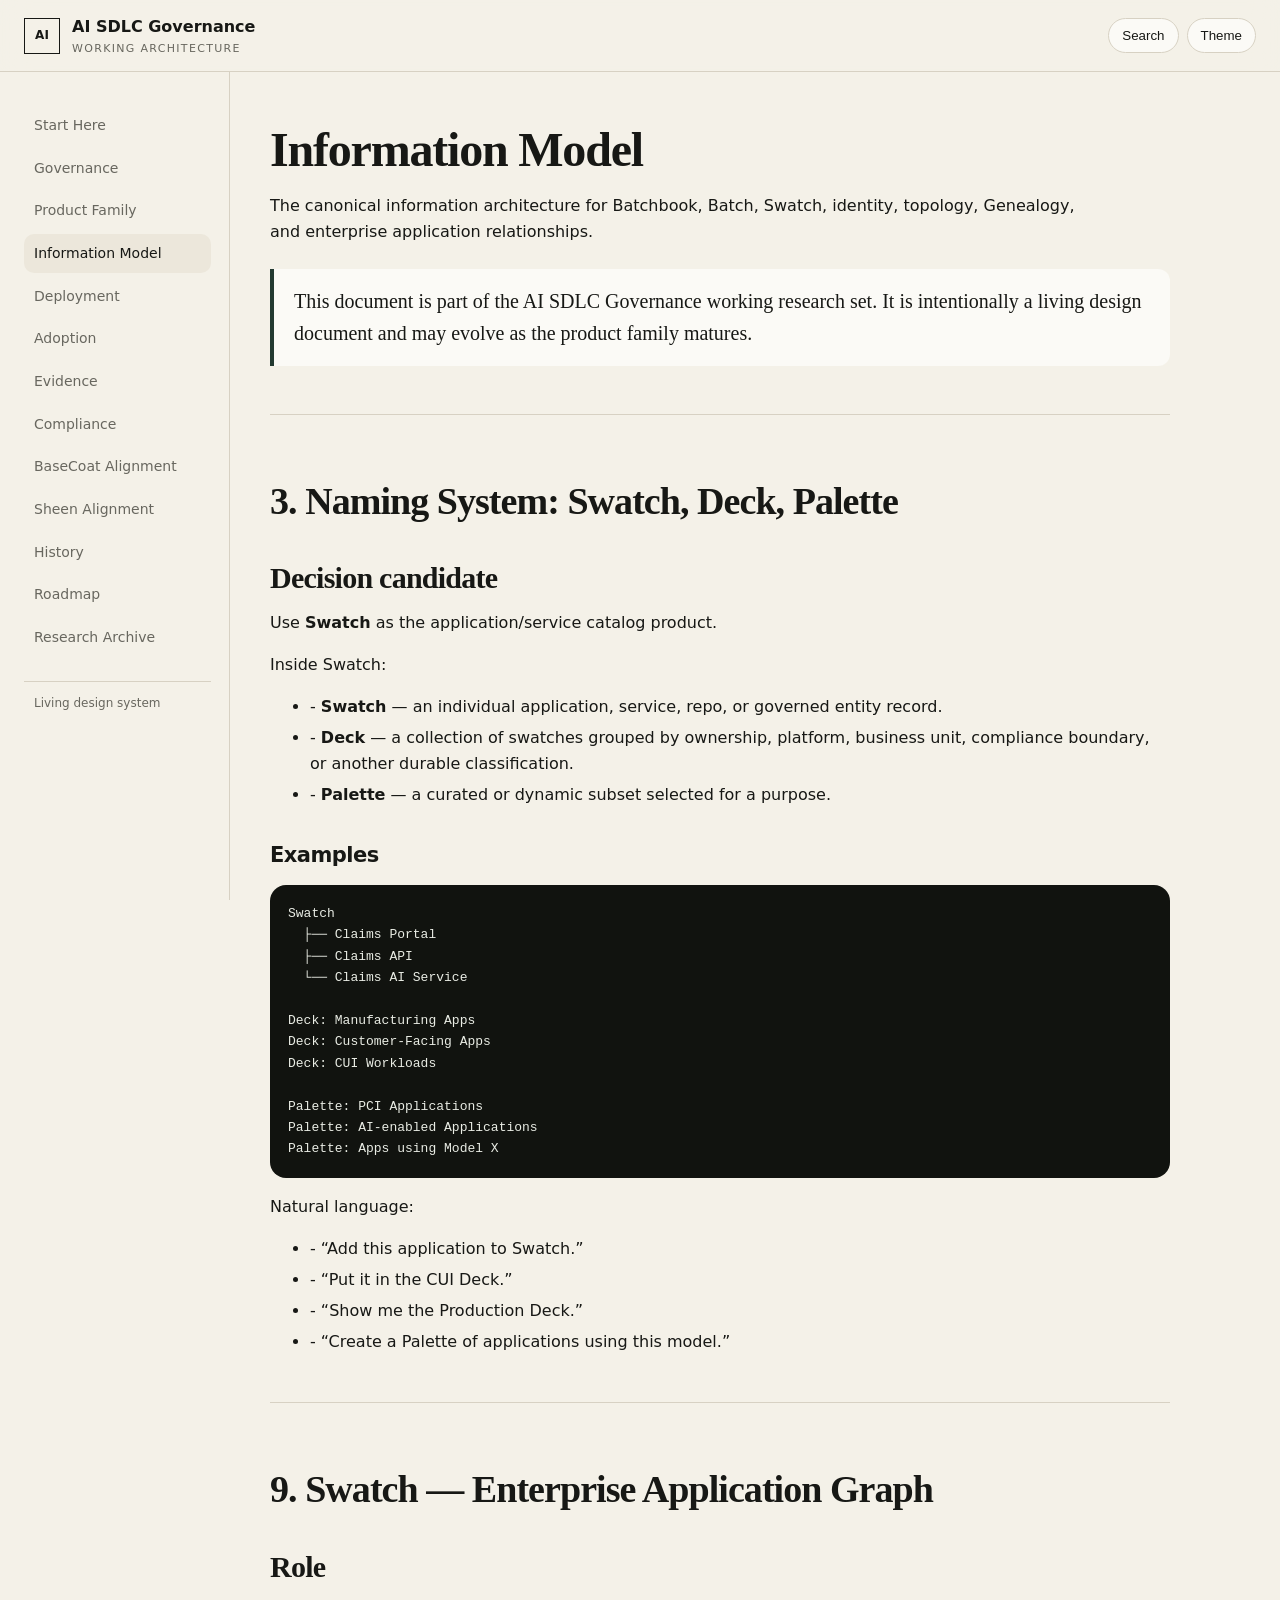
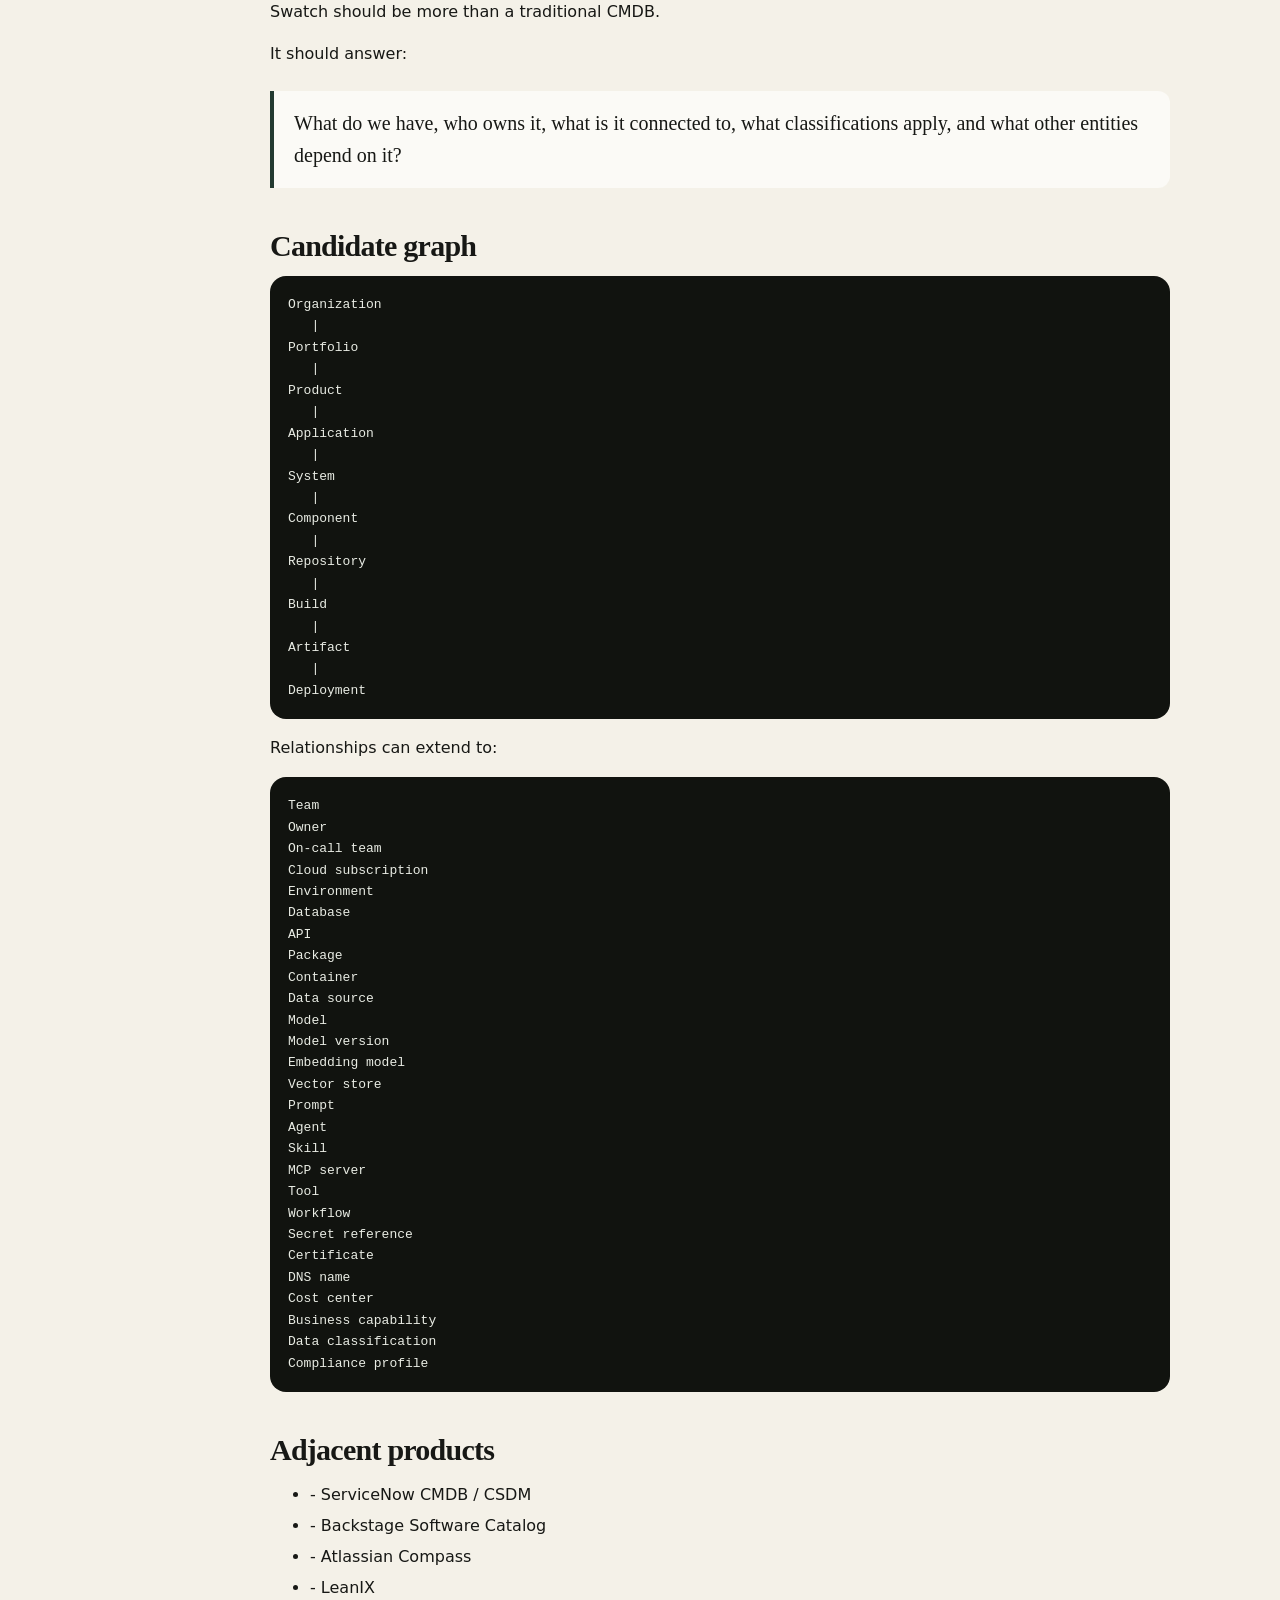
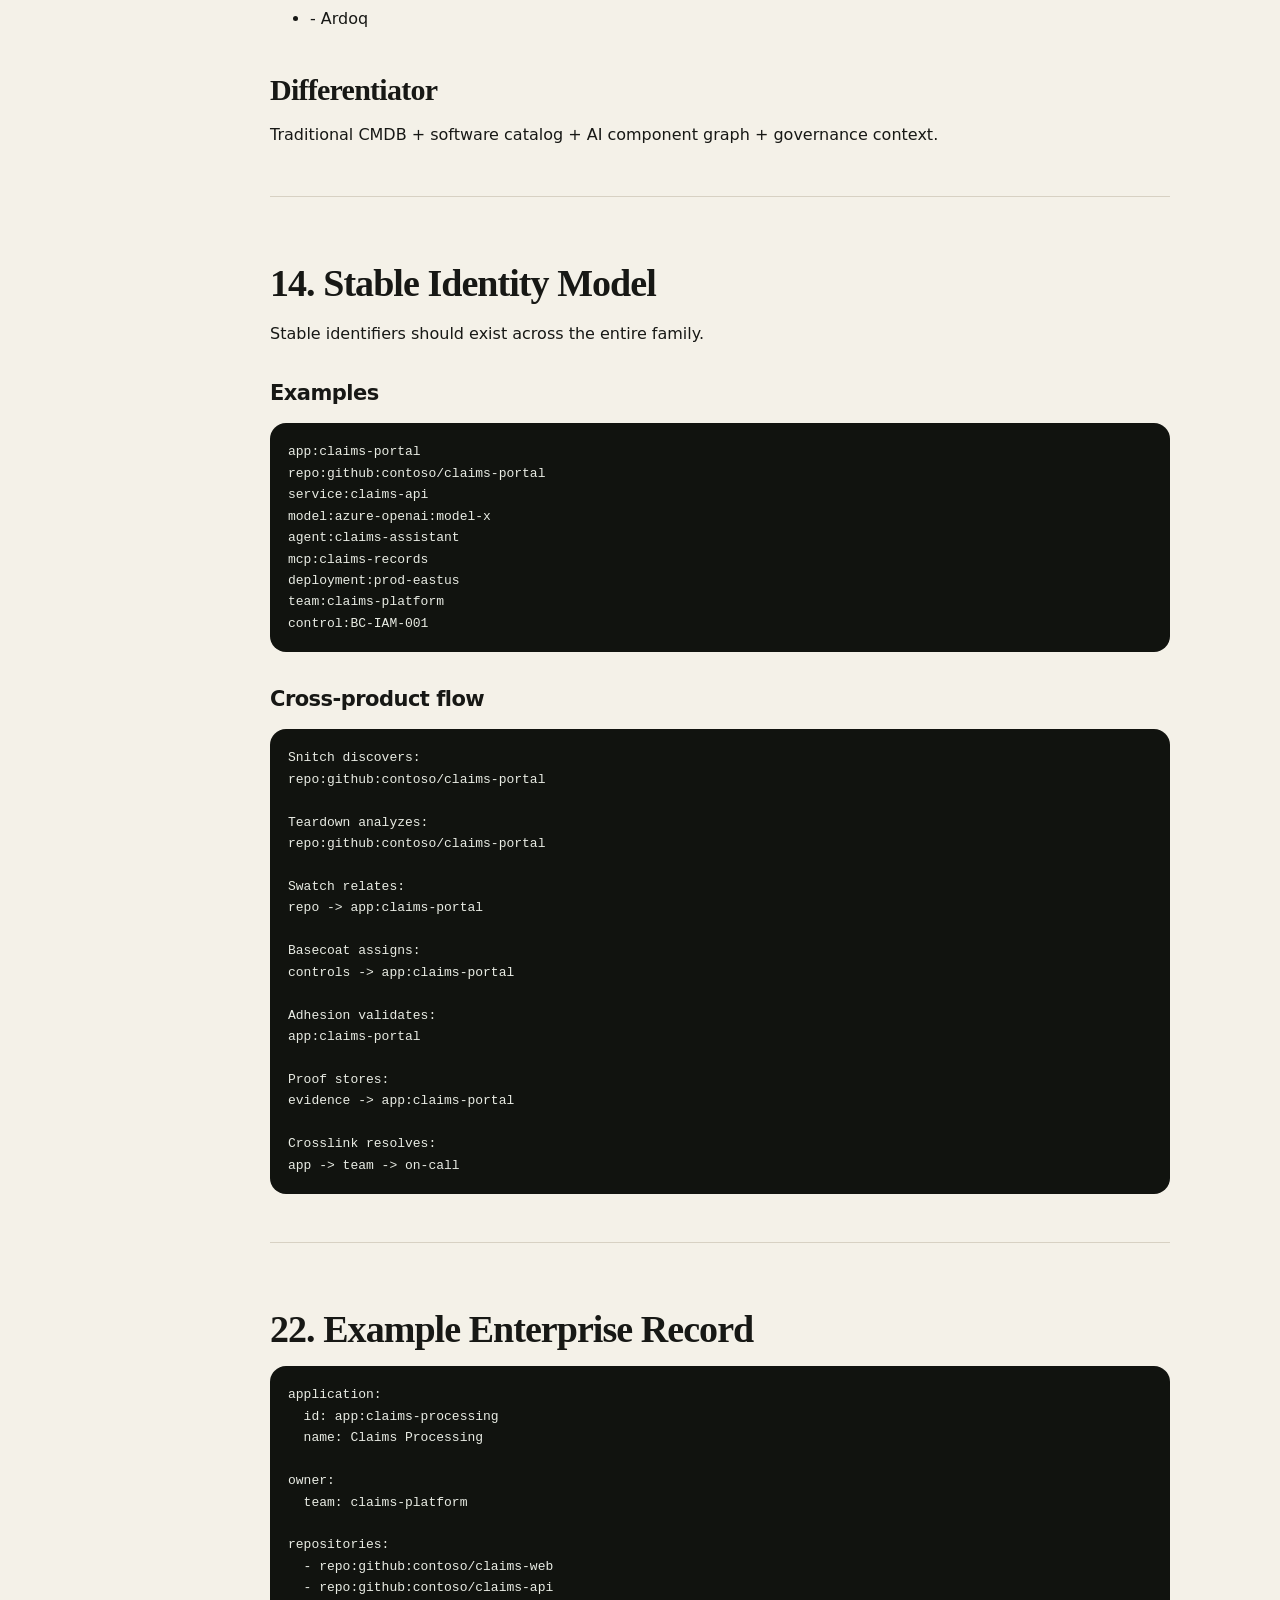
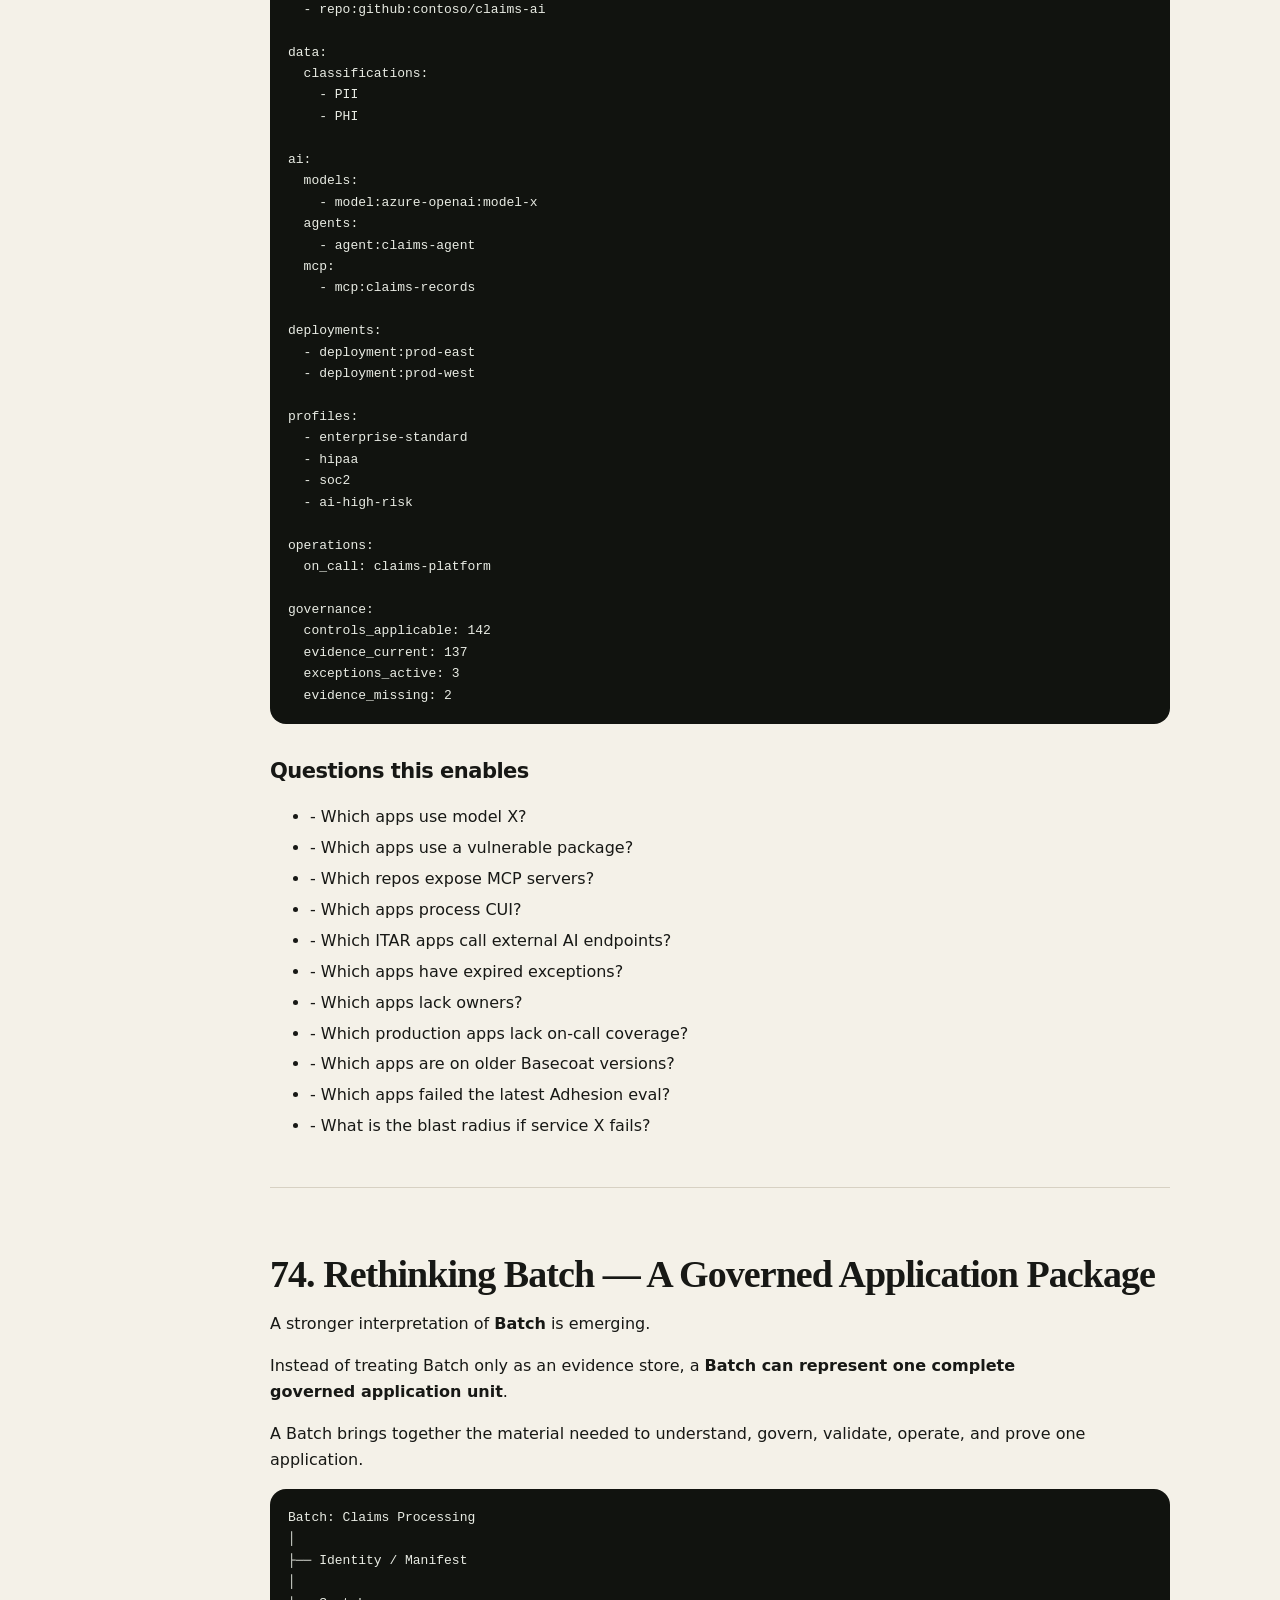
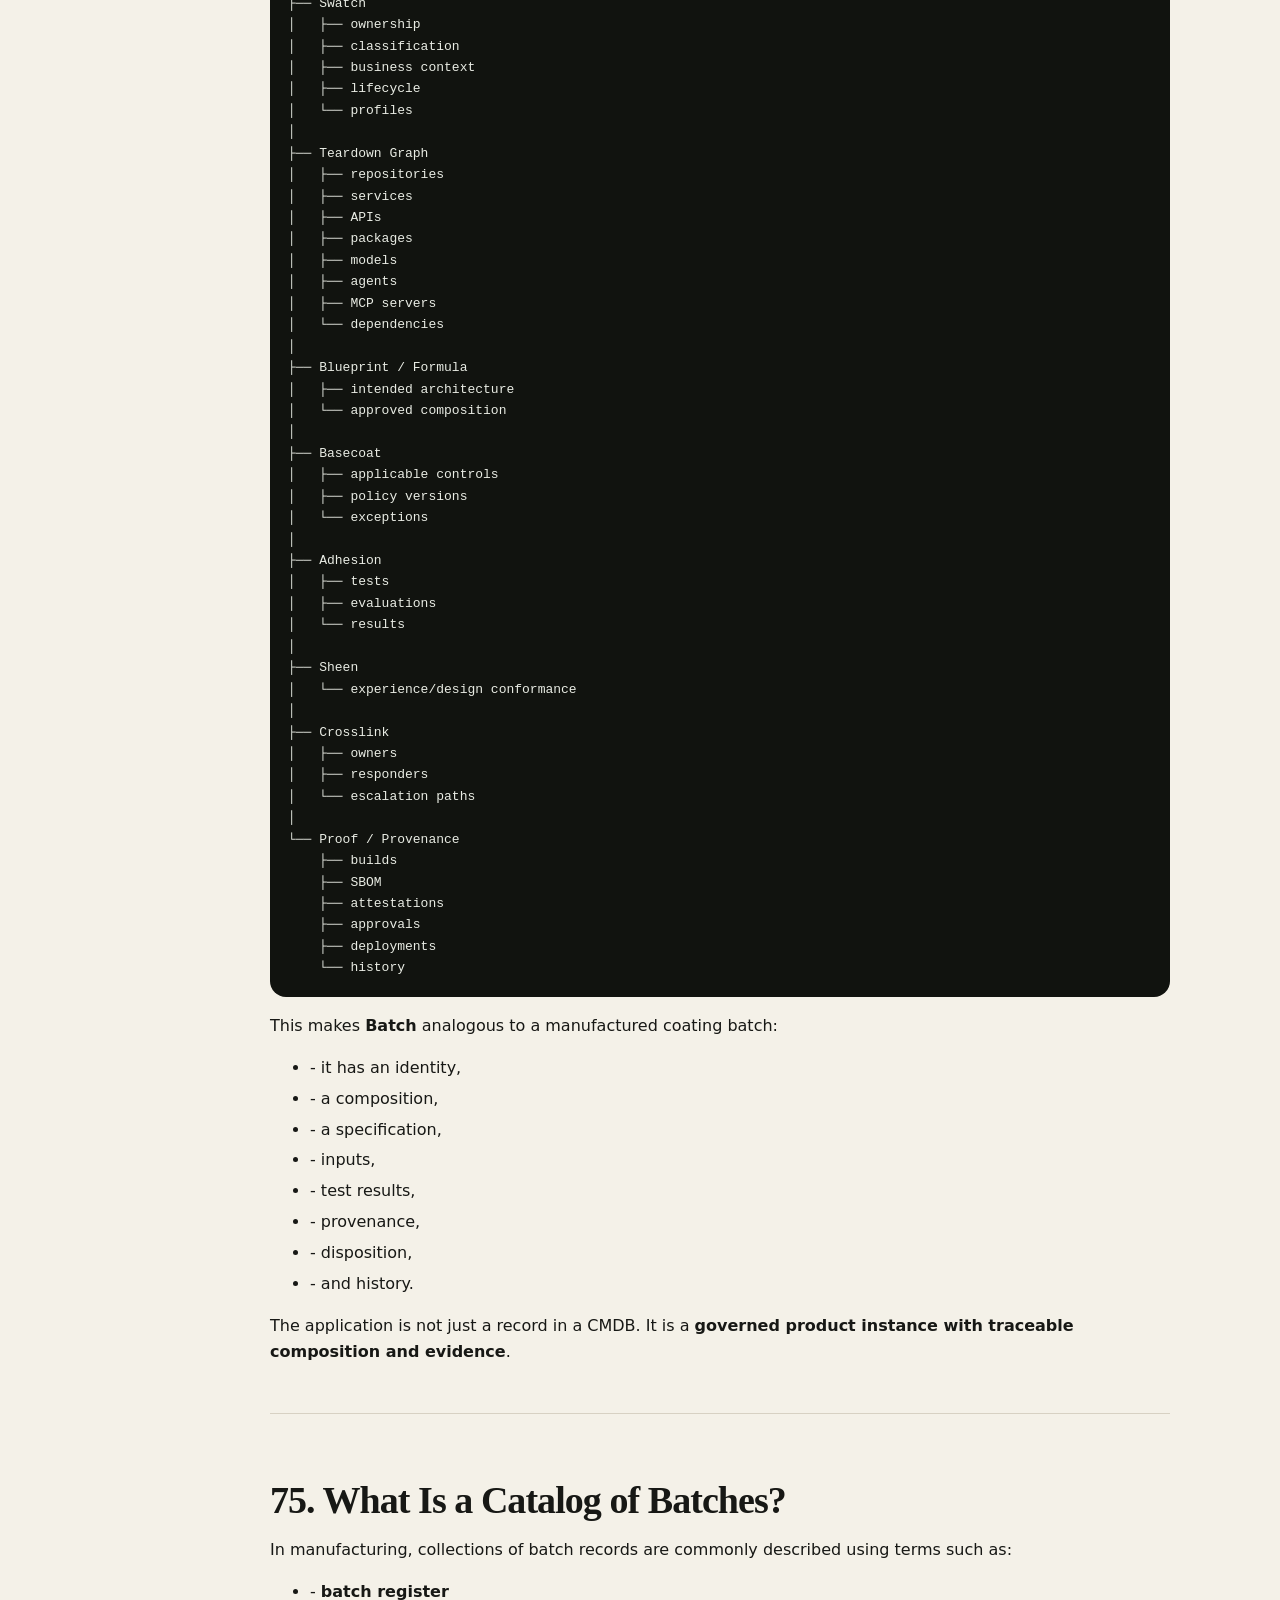
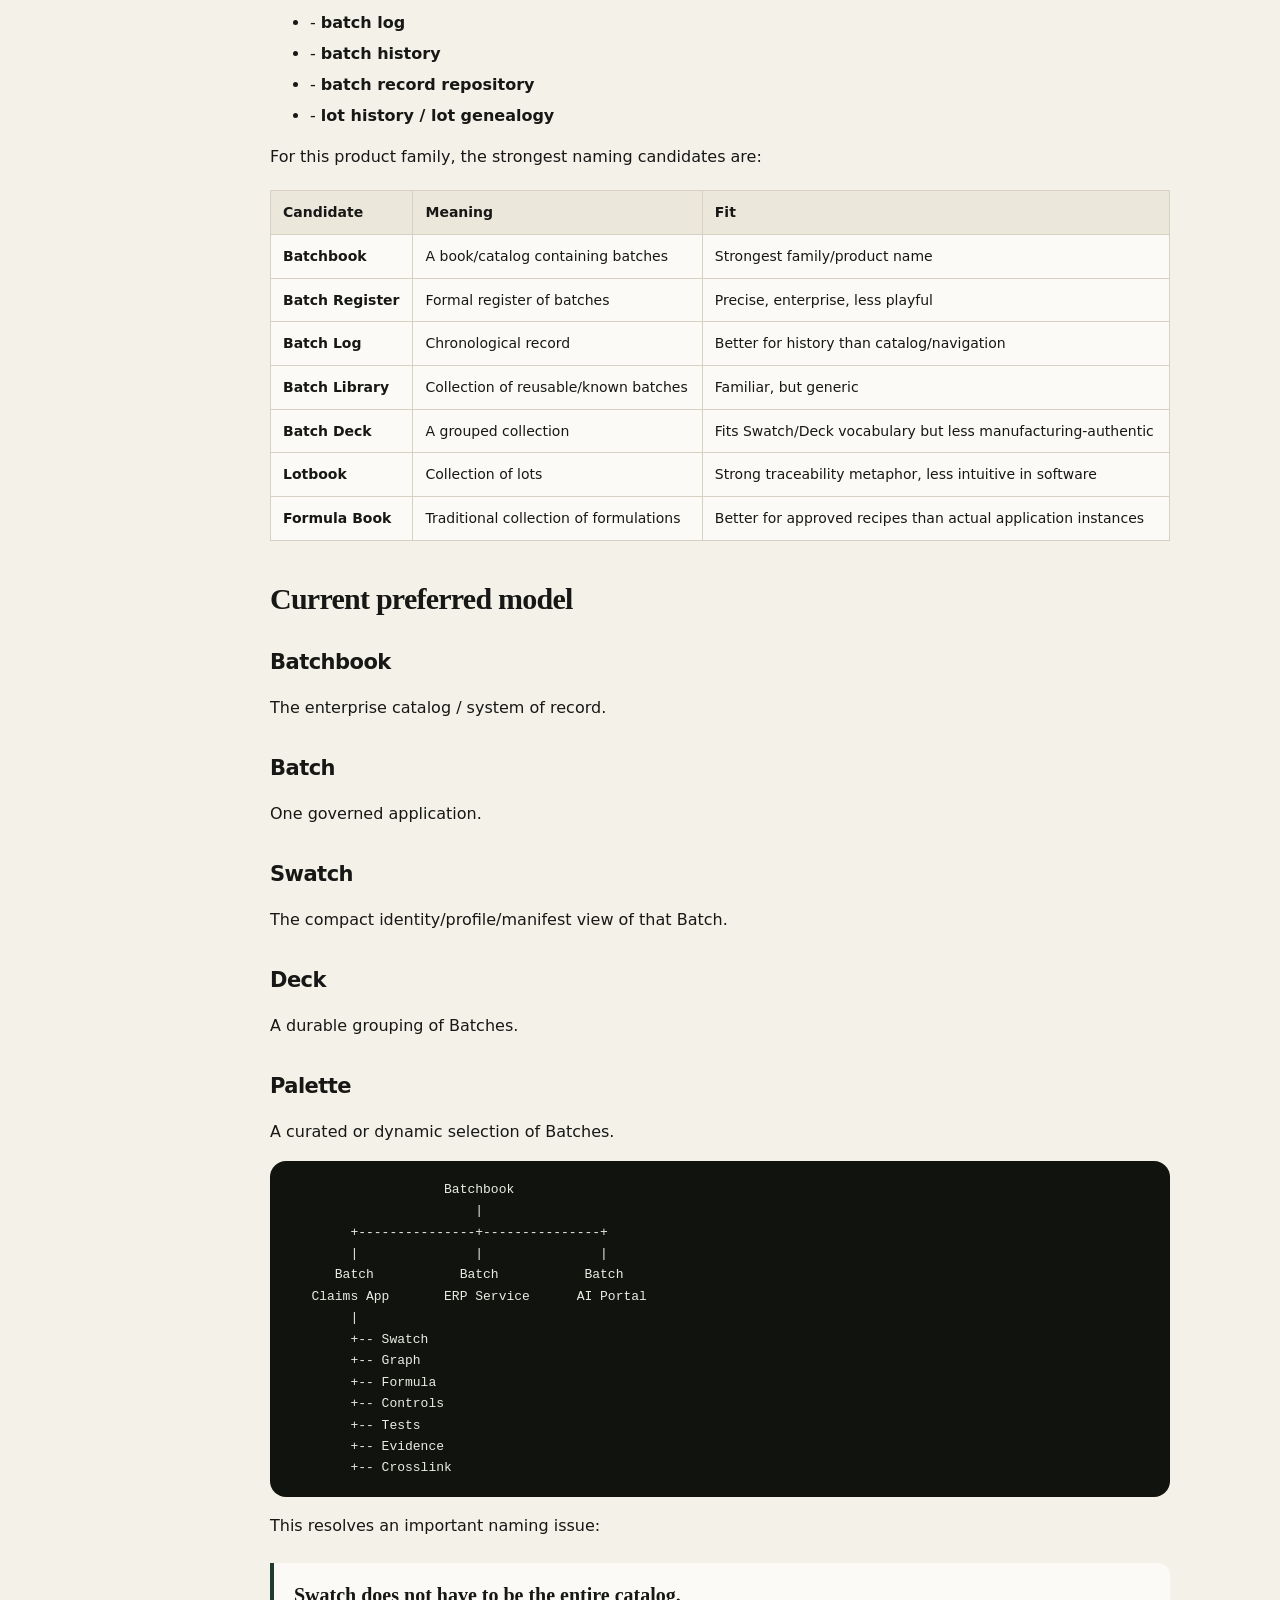
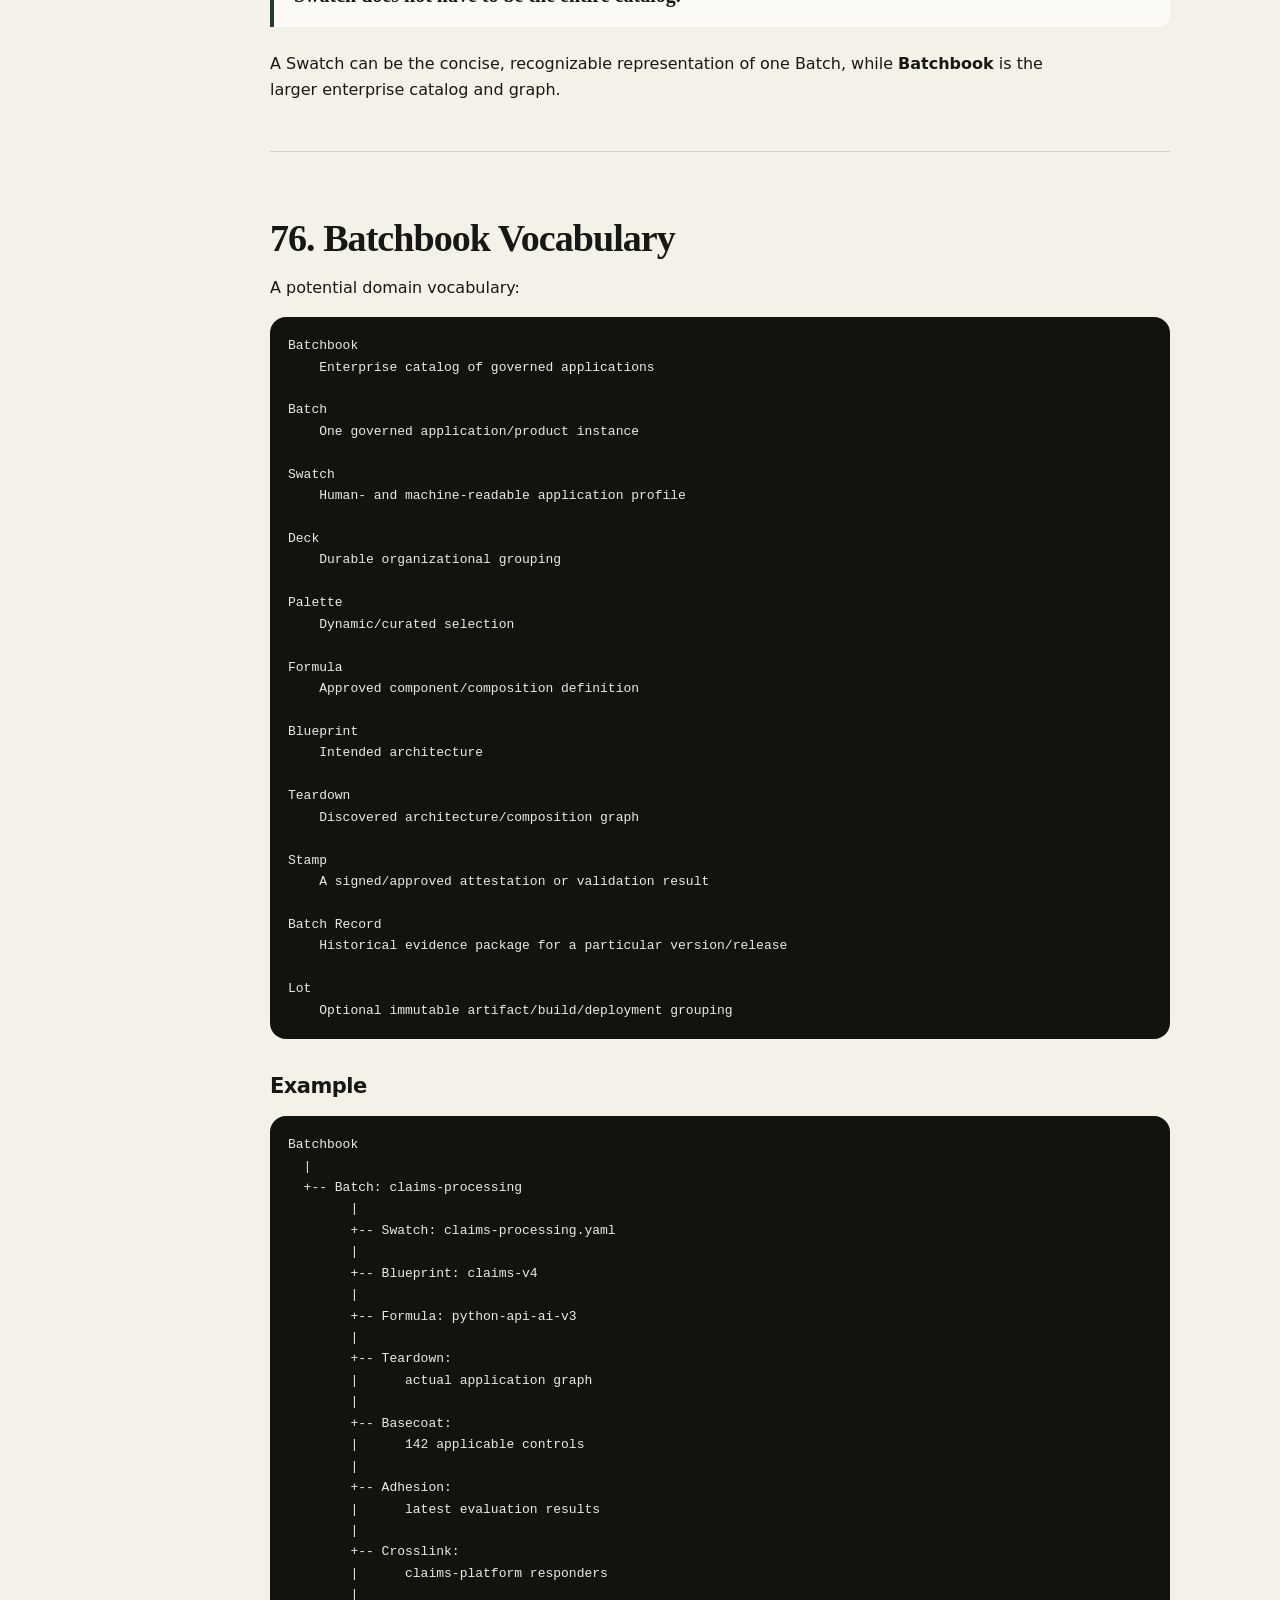
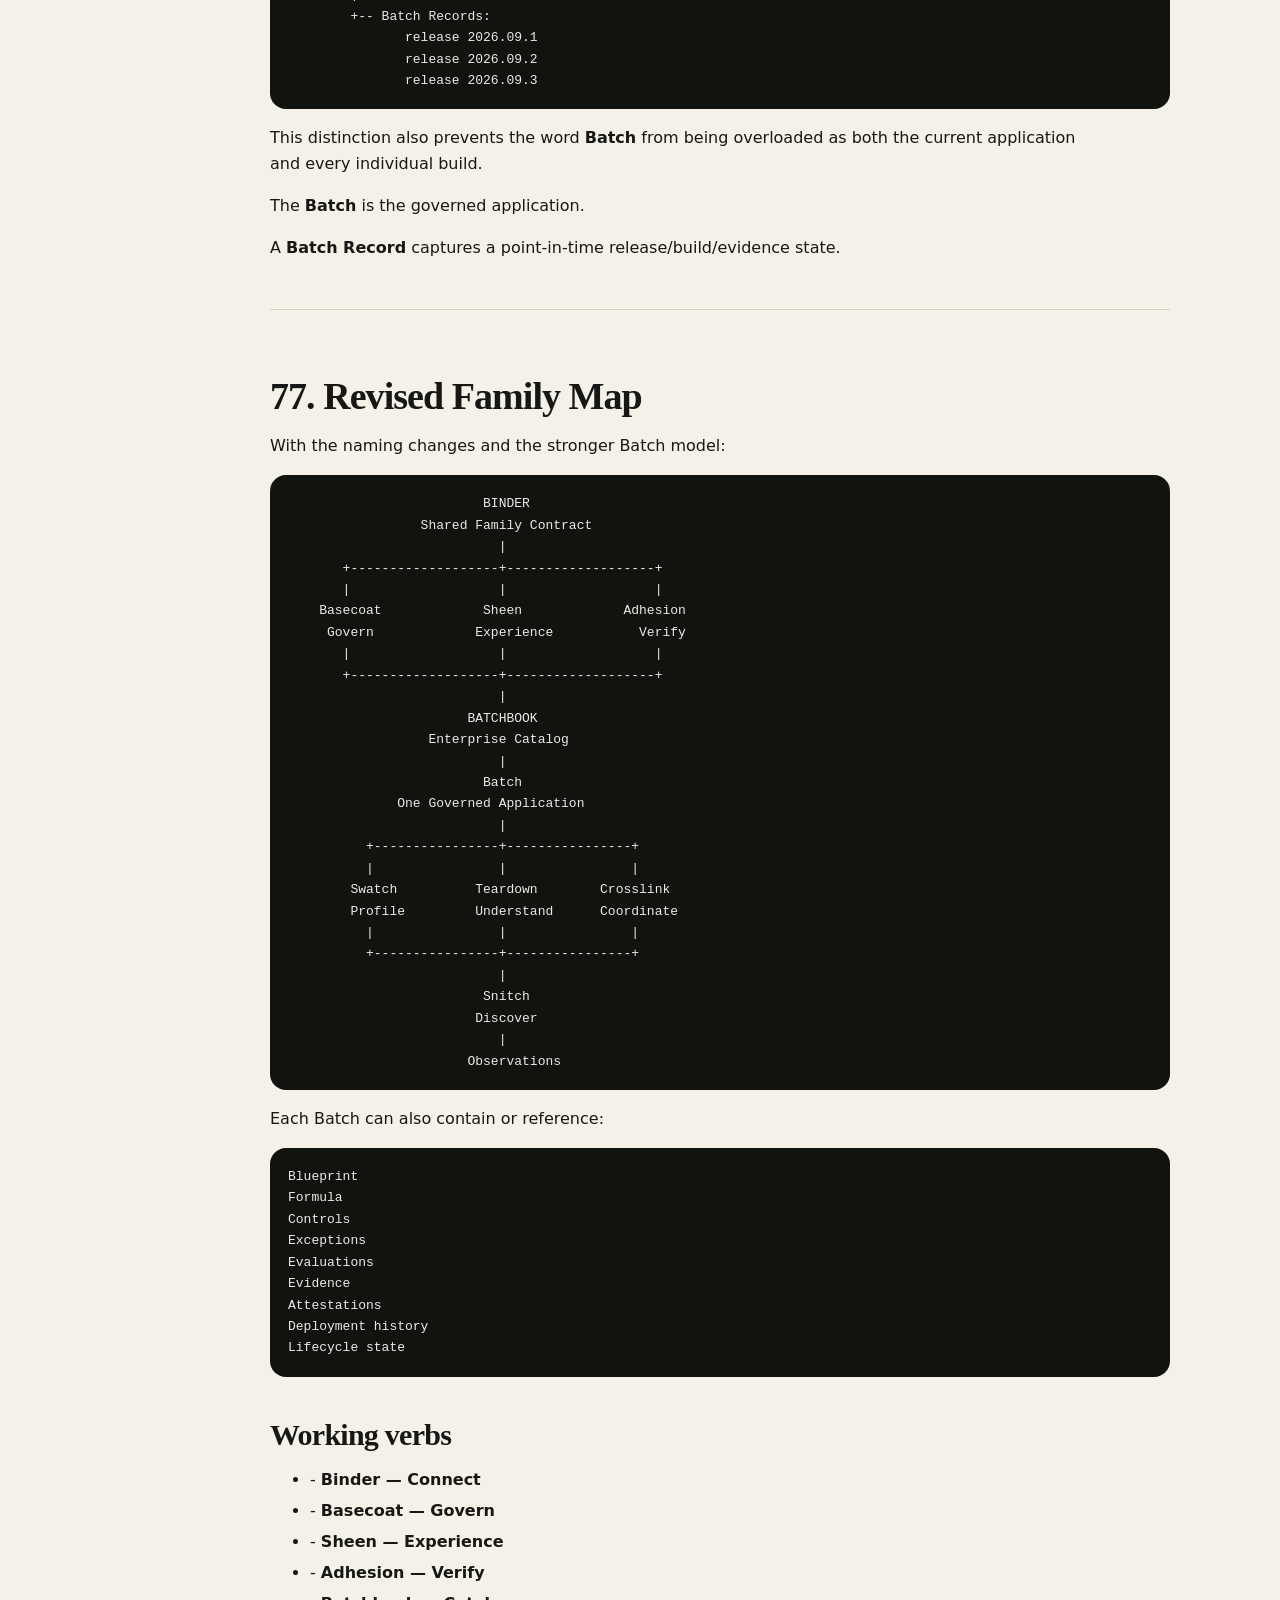
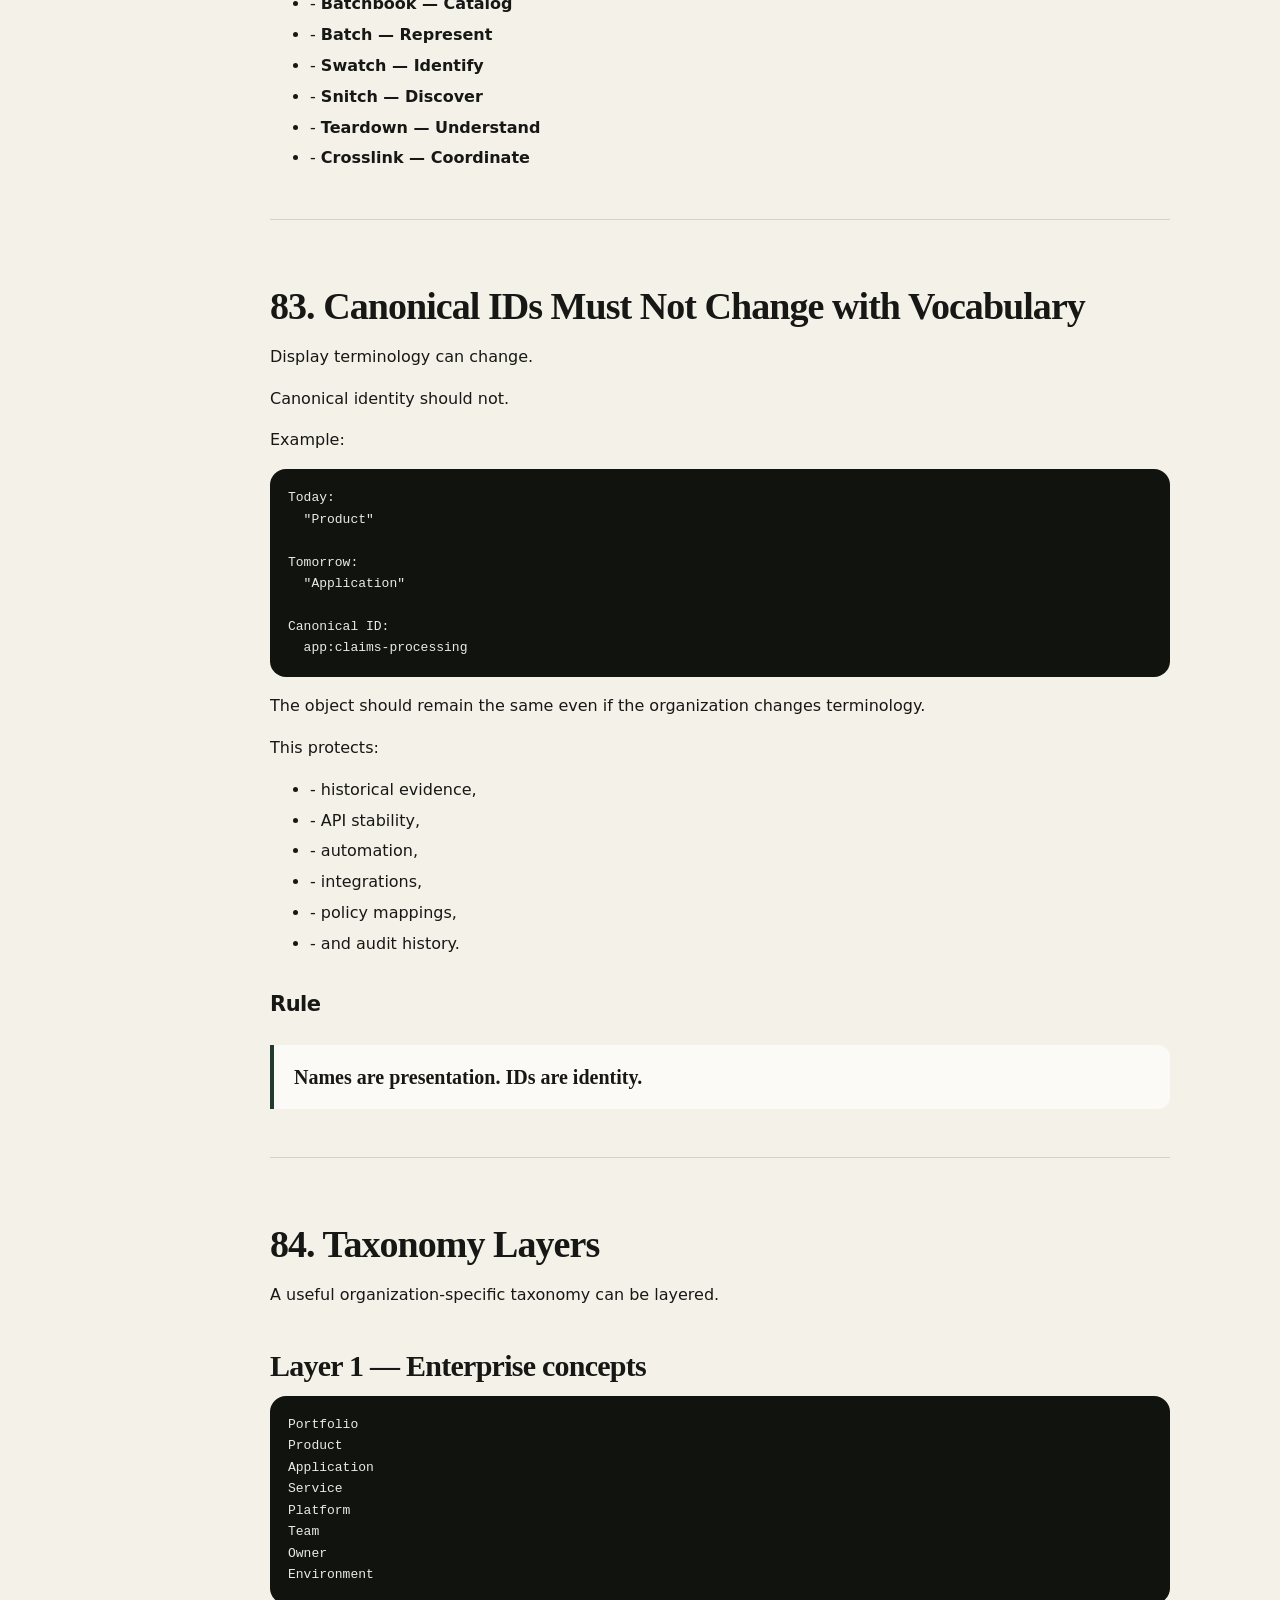
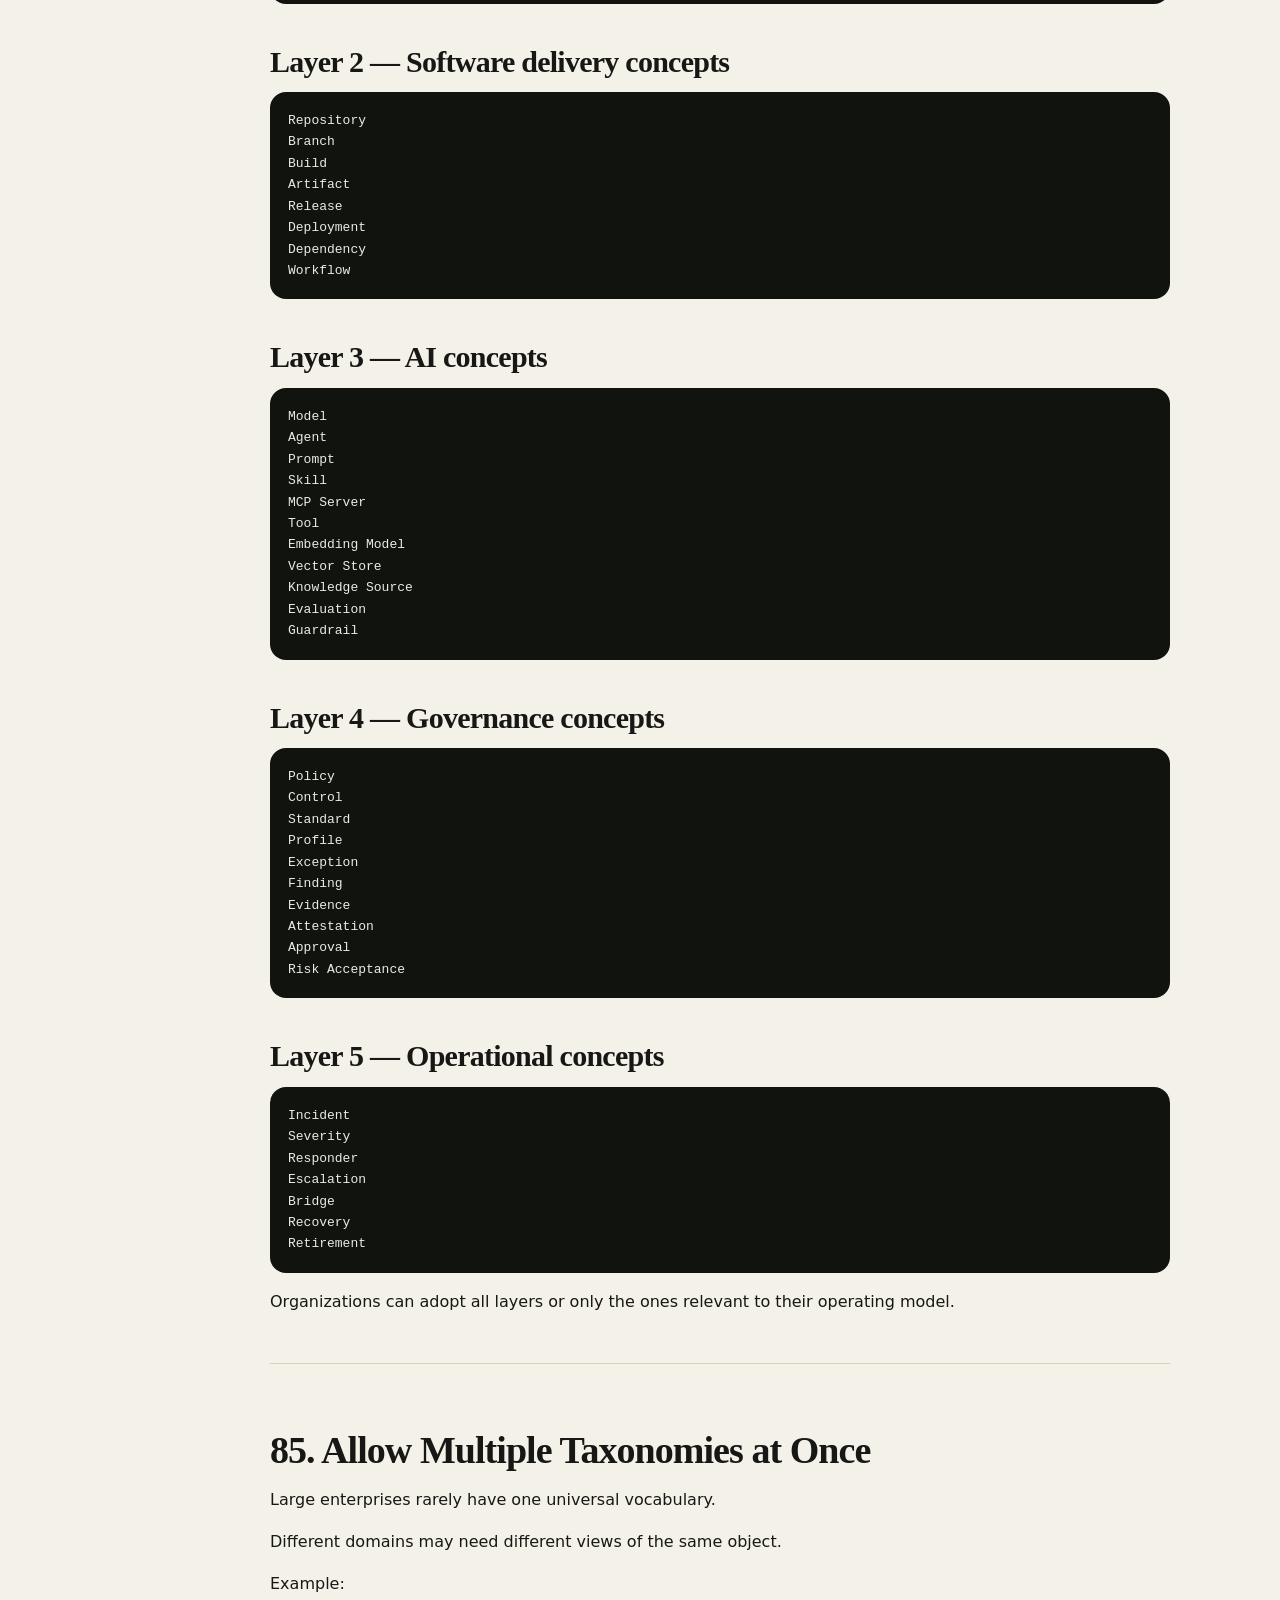
<file: site/information-model.html>
<!doctype html><html lang="en"><head><meta charset="utf-8"><meta name="viewport" content="width=device-width,initial-scale=1"><title>Information Model · AI SDLC Governance</title><link rel="stylesheet" href="styles.css"></head>
<body data-page="information"><header class="topbar"><a class="brand" href="index.html"><span class="brand-mark">AI</span><span><strong>AI SDLC Governance</strong><small>working architecture</small></span></a><div class="top-actions"><button id="searchButton">Search</button><button id="themeButton">Theme</button></div></header>
<div class="shell"><aside class="sidebar"><nav><a class="nav-link" data-page="home" href="index.html">Start Here</a>
<a class="nav-link" data-page="governance" href="governance.html">Governance</a>
<a class="nav-link" data-page="family" href="family.html">Product Family</a>
<a class="nav-link" data-page="information" href="information-model.html">Information Model</a>
<a class="nav-link" data-page="deployment" href="deployment.html">Deployment</a>
<a class="nav-link" data-page="adoption" href="adoption.html">Adoption</a>
<a class="nav-link" data-page="proof" href="proof.html">Evidence</a>
<a class="nav-link" data-page="compliance" href="compliance.html">Compliance</a>
<a class="nav-link" data-page="basecoat" href="basecoat.html">BaseCoat Alignment</a>
<a class="nav-link" data-page="sheen" href="sheen.html">Sheen Alignment</a>
<a class="nav-link" data-page="history" href="history.html">History</a>
<a class="nav-link" data-page="roadmap" href="roadmap.html">Roadmap</a>
<a class="nav-link" data-page="research" href="research.html">Research Archive</a></nav><div class="sidebar-note">Living design system</div></aside><main class="content"><article class="markdown-body"><h1 id='information-model'>Information Model</h1>
<p>The canonical information architecture for Batchbook, Batch, Swatch, identity, topology, Genealogy, and enterprise application relationships.</p>
<blockquote>This document is part of the AI SDLC Governance working research set. It is intentionally a living design document and may evolve as the product family matures.</blockquote>
<hr>
<h1 id='3-naming-system-swatch-deck-palette'>3. Naming System: Swatch, Deck, Palette</h1>
<h2 id='decision-candidate'>Decision candidate</h2>
<p>Use <strong>Swatch</strong> as the application/service catalog product.</p>
<p>Inside Swatch:</p>
<ul>
<li>- <strong>Swatch</strong> — an individual application, service, repo, or governed entity record.</li>
<li>- <strong>Deck</strong> — a collection of swatches grouped by ownership, platform, business unit, compliance boundary, or another durable classification.</li>
<li>- <strong>Palette</strong> — a curated or dynamic subset selected for a purpose.</li>
</ul>
<h3 id='examples'>Examples</h3>
<pre><code class="language-text">Swatch
  ├── Claims Portal
  ├── Claims API
  └── Claims AI Service

Deck: Manufacturing Apps
Deck: Customer-Facing Apps
Deck: CUI Workloads

Palette: PCI Applications
Palette: AI-enabled Applications
Palette: Apps using Model X</code></pre>
<p>Natural language:</p>
<ul>
<li>- “Add this application to Swatch.”</li>
<li>- “Put it in the CUI Deck.”</li>
<li>- “Show me the Production Deck.”</li>
<li>- “Create a Palette of applications using this model.”</li>
</ul>
<hr>
<h1 id='9-swatch-enterprise-application-graph'>9. Swatch — Enterprise Application Graph</h1>
<h2 id='role'>Role</h2>
<p>Swatch should be more than a traditional CMDB.</p>
<p>It should answer:</p>
<blockquote>What do we have, who owns it, what is it connected to, what classifications apply, and what other entities depend on it?</blockquote>
<h2 id='candidate-graph'>Candidate graph</h2>
<pre><code class="language-text">Organization
   |
Portfolio
   |
Product
   |
Application
   |
System
   |
Component
   |
Repository
   |
Build
   |
Artifact
   |
Deployment</code></pre>
<p>Relationships can extend to:</p>
<pre><code class="language-text">Team
Owner
On-call team
Cloud subscription
Environment
Database
API
Package
Container
Data source
Model
Model version
Embedding model
Vector store
Prompt
Agent
Skill
MCP server
Tool
Workflow
Secret reference
Certificate
DNS name
Cost center
Business capability
Data classification
Compliance profile</code></pre>
<h2 id='adjacent-products'>Adjacent products</h2>
<ul>
<li>- ServiceNow CMDB / CSDM</li>
<li>- Backstage Software Catalog</li>
<li>- Atlassian Compass</li>
<li>- LeanIX</li>
<li>- Ardoq</li>
</ul>
<h2 id='differentiator'>Differentiator</h2>
<p>Traditional CMDB + software catalog + AI component graph + governance context.</p>
<hr>
<h1 id='14-stable-identity-model'>14. Stable Identity Model</h1>
<p>Stable identifiers should exist across the entire family.</p>
<h3 id='examples'>Examples</h3>
<pre><code class="language-text">app:claims-portal
repo:github:contoso/claims-portal
service:claims-api
model:azure-openai:model-x
agent:claims-assistant
mcp:claims-records
deployment:prod-eastus
team:claims-platform
control:BC-IAM-001</code></pre>
<h3 id='cross-product-flow'>Cross-product flow</h3>
<pre><code class="language-text">Snitch discovers:
repo:github:contoso/claims-portal

Teardown analyzes:
repo:github:contoso/claims-portal

Swatch relates:
repo -&gt; app:claims-portal

Basecoat assigns:
controls -&gt; app:claims-portal

Adhesion validates:
app:claims-portal

Proof stores:
evidence -&gt; app:claims-portal

Crosslink resolves:
app -&gt; team -&gt; on-call</code></pre>
<hr>
<h1 id='22-example-enterprise-record'>22. Example Enterprise Record</h1>
<pre><code class="language-yaml">application:
  id: app:claims-processing
  name: Claims Processing

owner:
  team: claims-platform

repositories:
  - repo:github:contoso/claims-web
  - repo:github:contoso/claims-api
  - repo:github:contoso/claims-ai

data:
  classifications:
    - PII
    - PHI

ai:
  models:
    - model:azure-openai:model-x
  agents:
    - agent:claims-agent
  mcp:
    - mcp:claims-records

deployments:
  - deployment:prod-east
  - deployment:prod-west

profiles:
  - enterprise-standard
  - hipaa
  - soc2
  - ai-high-risk

operations:
  on_call: claims-platform

governance:
  controls_applicable: 142
  evidence_current: 137
  exceptions_active: 3
  evidence_missing: 2</code></pre>
<h3 id='questions-this-enables'>Questions this enables</h3>
<ul>
<li>- Which apps use model X?</li>
<li>- Which apps use a vulnerable package?</li>
<li>- Which repos expose MCP servers?</li>
<li>- Which apps process CUI?</li>
<li>- Which ITAR apps call external AI endpoints?</li>
<li>- Which apps have expired exceptions?</li>
<li>- Which apps lack owners?</li>
<li>- Which production apps lack on-call coverage?</li>
<li>- Which apps are on older Basecoat versions?</li>
<li>- Which apps failed the latest Adhesion eval?</li>
<li>- What is the blast radius if service X fails?</li>
</ul>
<hr>
<h1 id='74-rethinking-batch-a-governed-application-package'>74. Rethinking Batch — A Governed Application Package</h1>
<p>A stronger interpretation of <strong>Batch</strong> is emerging.</p>
<p>Instead of treating Batch only as an evidence store, a <strong>Batch can represent one complete governed application unit</strong>.</p>
<p>A Batch brings together the material needed to understand, govern, validate, operate, and prove one application.</p>
<pre><code class="language-text">Batch: Claims Processing
│
├── Identity / Manifest
│
├── Swatch
│   ├── ownership
│   ├── classification
│   ├── business context
│   ├── lifecycle
│   └── profiles
│
├── Teardown Graph
│   ├── repositories
│   ├── services
│   ├── APIs
│   ├── packages
│   ├── models
│   ├── agents
│   ├── MCP servers
│   └── dependencies
│
├── Blueprint / Formula
│   ├── intended architecture
│   └── approved composition
│
├── Basecoat
│   ├── applicable controls
│   ├── policy versions
│   └── exceptions
│
├── Adhesion
│   ├── tests
│   ├── evaluations
│   └── results
│
├── Sheen
│   └── experience/design conformance
│
├── Crosslink
│   ├── owners
│   ├── responders
│   └── escalation paths
│
└── Proof / Provenance
    ├── builds
    ├── SBOM
    ├── attestations
    ├── approvals
    ├── deployments
    └── history</code></pre>
<p>This makes <strong>Batch</strong> analogous to a manufactured coating batch:</p>
<ul>
<li>- it has an identity,</li>
<li>- a composition,</li>
<li>- a specification,</li>
<li>- inputs,</li>
<li>- test results,</li>
<li>- provenance,</li>
<li>- disposition,</li>
<li>- and history.</li>
</ul>
<p>The application is not just a record in a CMDB. It is a <strong>governed product instance with traceable composition and evidence</strong>.</p>
<hr>
<h1 id='75-what-is-a-catalog-of-batches'>75. What Is a Catalog of Batches?</h1>
<p>In manufacturing, collections of batch records are commonly described using terms such as:</p>
<ul>
<li>- <strong>batch register</strong></li>
<li>- <strong>batch log</strong></li>
<li>- <strong>batch history</strong></li>
<li>- <strong>batch record repository</strong></li>
<li>- <strong>lot history / lot genealogy</strong></li>
</ul>
<p>For this product family, the strongest naming candidates are:</p>
<div class='table-wrap'><table><thead><tr><th>Candidate</th><th>Meaning</th><th>Fit</th></tr></thead><tbody>
<tr><td><strong>Batchbook</strong></td><td>A book/catalog containing batches</td><td>Strongest family/product name</td></tr>
<tr><td><strong>Batch Register</strong></td><td>Formal register of batches</td><td>Precise, enterprise, less playful</td></tr>
<tr><td><strong>Batch Log</strong></td><td>Chronological record</td><td>Better for history than catalog/navigation</td></tr>
<tr><td><strong>Batch Library</strong></td><td>Collection of reusable/known batches</td><td>Familiar, but generic</td></tr>
<tr><td><strong>Batch Deck</strong></td><td>A grouped collection</td><td>Fits Swatch/Deck vocabulary but less manufacturing-authentic</td></tr>
<tr><td><strong>Lotbook</strong></td><td>Collection of lots</td><td>Strong traceability metaphor, less intuitive in software</td></tr>
<tr><td><strong>Formula Book</strong></td><td>Traditional collection of formulations</td><td>Better for approved recipes than actual application instances</td></tr>
</tbody></table></div>
<h2 id='current-preferred-model'>Current preferred model</h2>
<h3 id='batchbook'><strong>Batchbook</strong></h3>
<p>The enterprise catalog / system of record.</p>
<h3 id='batch'><strong>Batch</strong></h3>
<p>One governed application.</p>
<h3 id='swatch'><strong>Swatch</strong></h3>
<p>The compact identity/profile/manifest view of that Batch.</p>
<h3 id='deck'><strong>Deck</strong></h3>
<p>A durable grouping of Batches.</p>
<h3 id='palette'><strong>Palette</strong></h3>
<p>A curated or dynamic selection of Batches.</p>
<pre><code class="language-text">                    Batchbook
                        |
        +---------------+---------------+
        |               |               |
      Batch           Batch           Batch
   Claims App       ERP Service      AI Portal
        |
        +-- Swatch
        +-- Graph
        +-- Formula
        +-- Controls
        +-- Tests
        +-- Evidence
        +-- Crosslink</code></pre>
<p>This resolves an important naming issue:</p>
<blockquote><strong>Swatch does not have to be the entire catalog.</strong></blockquote>
<p>A Swatch can be the concise, recognizable representation of one Batch, while <strong>Batchbook</strong> is the larger enterprise catalog and graph.</p>
<hr>
<h1 id='76-batchbook-vocabulary'>76. Batchbook Vocabulary</h1>
<p>A potential domain vocabulary:</p>
<pre><code class="language-text">Batchbook
    Enterprise catalog of governed applications

Batch
    One governed application/product instance

Swatch
    Human- and machine-readable application profile

Deck
    Durable organizational grouping

Palette
    Dynamic/curated selection

Formula
    Approved component/composition definition

Blueprint
    Intended architecture

Teardown
    Discovered architecture/composition graph

Stamp
    A signed/approved attestation or validation result

Batch Record
    Historical evidence package for a particular version/release

Lot
    Optional immutable artifact/build/deployment grouping</code></pre>
<h3 id='example'>Example</h3>
<pre><code class="language-text">Batchbook
  |
  +-- Batch: claims-processing
        |
        +-- Swatch: claims-processing.yaml
        |
        +-- Blueprint: claims-v4
        |
        +-- Formula: python-api-ai-v3
        |
        +-- Teardown:
        |      actual application graph
        |
        +-- Basecoat:
        |      142 applicable controls
        |
        +-- Adhesion:
        |      latest evaluation results
        |
        +-- Crosslink:
        |      claims-platform responders
        |
        +-- Batch Records:
               release 2026.09.1
               release 2026.09.2
               release 2026.09.3</code></pre>
<p>This distinction also prevents the word <strong>Batch</strong> from being overloaded as both the current application and every individual build.</p>
<p>The <strong>Batch</strong> is the governed application.</p>
<p>A <strong>Batch Record</strong> captures a point-in-time release/build/evidence state.</p>
<hr>
<h1 id='77-revised-family-map'>77. Revised Family Map</h1>
<p>With the naming changes and the stronger Batch model:</p>
<pre><code class="language-text">                         BINDER
                 Shared Family Contract
                           |
       +-------------------+-------------------+
       |                   |                   |
    Basecoat             Sheen             Adhesion
     Govern             Experience           Verify
       |                   |                   |
       +-------------------+-------------------+
                           |
                       BATCHBOOK
                  Enterprise Catalog
                           |
                         Batch
              One Governed Application
                           |
          +----------------+----------------+
          |                |                |
        Swatch          Teardown        Crosslink
        Profile         Understand      Coordinate
          |                |                |
          +----------------+----------------+
                           |
                         Snitch
                        Discover
                           |
                       Observations</code></pre>
<p>Each Batch can also contain or reference:</p>
<pre><code class="language-text">Blueprint
Formula
Controls
Exceptions
Evaluations
Evidence
Attestations
Deployment history
Lifecycle state</code></pre>
<h2 id='working-verbs'>Working verbs</h2>
<ul>
<li>- <strong>Binder — Connect</strong></li>
<li>- <strong>Basecoat — Govern</strong></li>
<li>- <strong>Sheen — Experience</strong></li>
<li>- <strong>Adhesion — Verify</strong></li>
<li>- <strong>Batchbook — Catalog</strong></li>
<li>- <strong>Batch — Represent</strong></li>
<li>- <strong>Swatch — Identify</strong></li>
<li>- <strong>Snitch — Discover</strong></li>
<li>- <strong>Teardown — Understand</strong></li>
<li>- <strong>Crosslink — Coordinate</strong></li>
</ul>
<hr>
<h1 id='83-canonical-ids-must-not-change-with-vocabulary'>83. Canonical IDs Must Not Change with Vocabulary</h1>
<p>Display terminology can change.</p>
<p>Canonical identity should not.</p>
<p>Example:</p>
<pre><code class="language-text">Today:
  &quot;Product&quot;

Tomorrow:
  &quot;Application&quot;

Canonical ID:
  app:claims-processing</code></pre>
<p>The object should remain the same even if the organization changes terminology.</p>
<p>This protects:</p>
<ul>
<li>- historical evidence,</li>
<li>- API stability,</li>
<li>- automation,</li>
<li>- integrations,</li>
<li>- policy mappings,</li>
<li>- and audit history.</li>
</ul>
<h3 id='rule'>Rule</h3>
<blockquote><strong>Names are presentation. IDs are identity.</strong></blockquote>
<hr>
<h1 id='84-taxonomy-layers'>84. Taxonomy Layers</h1>
<p>A useful organization-specific taxonomy can be layered.</p>
<h2 id='layer-1-enterprise-concepts'>Layer 1 — Enterprise concepts</h2>
<pre><code class="language-text">Portfolio
Product
Application
Service
Platform
Team
Owner
Environment</code></pre>
<h2 id='layer-2-software-delivery-concepts'>Layer 2 — Software delivery concepts</h2>
<pre><code class="language-text">Repository
Branch
Build
Artifact
Release
Deployment
Dependency
Workflow</code></pre>
<h2 id='layer-3-ai-concepts'>Layer 3 — AI concepts</h2>
<pre><code class="language-text">Model
Agent
Prompt
Skill
MCP Server
Tool
Embedding Model
Vector Store
Knowledge Source
Evaluation
Guardrail</code></pre>
<h2 id='layer-4-governance-concepts'>Layer 4 — Governance concepts</h2>
<pre><code class="language-text">Policy
Control
Standard
Profile
Exception
Finding
Evidence
Attestation
Approval
Risk Acceptance</code></pre>
<h2 id='layer-5-operational-concepts'>Layer 5 — Operational concepts</h2>
<pre><code class="language-text">Incident
Severity
Responder
Escalation
Bridge
Recovery
Retirement</code></pre>
<p>Organizations can adopt all layers or only the ones relevant to their operating model.</p>
<hr>
<h1 id='85-allow-multiple-taxonomies-at-once'>85. Allow Multiple Taxonomies at Once</h1>
<p>Large enterprises rarely have one universal vocabulary.</p>
<p>Different domains may need different views of the same object.</p>
<p>Example:</p>
<pre><code class="language-text">Engineering:
  Application

Finance:
  Cost Center Asset

Architecture:
  Business Application

Operations:
  Service

Security:
  Workload

Compliance:
  In-Scope System</code></pre>
<p>These should not become duplicate records.</p>
<p>They should be <strong>facets of the same governed entity</strong>.</p>
<pre><code class="language-text">                app:claims-processing
                         |
       +-----------------+-----------------+
       |                 |                 |
 Engineering          Security         Finance
 &quot;Application&quot;        &quot;Workload&quot;       &quot;Cost Object&quot;</code></pre>
<p>This allows each stakeholder group to work in familiar language while preserving a shared enterprise graph.</p>
<hr>
<h1 id='86-controlled-synonyms-and-aliases'>86. Controlled Synonyms and Aliases</h1>
<p>The platform should support explicit aliases rather than guessing terminology.</p>
<p>Example:</p>
<pre><code class="language-yaml">concept: application

preferred_term: Application

aliases:
  - App
  - Product
  - Workload
  - System

disallowed_ambiguities:
  - Service</code></pre>
<p>Aliases should be scoped where necessary.</p>
<p>For example:</p>
<pre><code class="language-yaml">scope: manufacturing

application:
  preferred_term: Solution</code></pre>
<p>while:</p>
<pre><code class="language-yaml">scope: retail

application:
  preferred_term: Product</code></pre>
<p>This makes language adaptable without making the underlying model ambiguous.</p>
<hr>
<h1 id='87-organization-owned-classification-taxonomies'>87. Organization-Owned Classification Taxonomies</h1>
<p>The same approach should apply to classifications.</p>
<p>Basecoat should not force every organization to use:</p>
<pre><code class="language-text">Low
Medium
High</code></pre>
<p>An organization may already use:</p>
<pre><code class="language-text">Public
Internal
Confidential
Highly Confidential</code></pre>
<p>or:</p>
<pre><code class="language-text">LBI
MBI
HBI</code></pre>
<p>or:</p>
<pre><code class="language-text">Tier 0
Tier 1
Tier 2
Tier 3</code></pre>
<p>or domain-specific categories such as:</p>
<pre><code class="language-text">Prototype
Business Critical
Mission Critical
Safety Critical
Export Controlled</code></pre>
<p>The platform should map these to canonical properties rather than replace them.</p>
<p>Example:</p>
<pre><code class="language-yaml">local_classification:
  name: Mission Critical

canonical_properties:
  availability_criticality: very_high
  recovery_priority: tier_0
  stronger_change_control: true
  continuous_validation: required</code></pre>
<p>The label is local.</p>
<p>The behavior is standardized.</p>
<hr>
<h1 id='88-taxonomy-driven-governance'>88. Taxonomy-Driven Governance</h1>
<p>Local taxonomy can drive controls.</p>
<p>Example:</p>
<pre><code class="language-text">Organization says:
  &quot;Tier 0&quot;

Taxonomy maps Tier 0 to:
  mission critical
  production
  customer facing
  RTO &lt; 1 hour
  enhanced audit
  named on-call team

Basecoat resolves:
  stronger control profile

Crosslink resolves:
  24x7 escalation

Adhesion resolves:
  additional resilience tests

Swatch/Batch records:
  Tier 0 classification</code></pre>
<p>This turns organizational vocabulary into an operational interface to governance.</p>
<p>The organization does not need to learn the platform&#x27;s internal language to receive consistent controls.</p>
<hr>
<h1 id='89-taxonomy-governance'>89. Taxonomy Governance</h1>
<p>The vocabulary itself needs governance.</p>
<p>For each term, capture:</p>
<pre><code class="language-text">Term
Definition
Canonical concept
Owner
Status
Effective date
Aliases
Deprecated terms
Replacement term
Relationships
Allowed values
Applicable scopes</code></pre>
<p>Example:</p>
<pre><code class="language-yaml">term: Product
canonical: application
owner: enterprise-architecture
status: active
effective_date: 2026-01-01

aliases:
  - App

deprecated_terms:
  - Solution

relationships:
  owned_by: team
  contains: service
  deployed_as: deployment</code></pre>
<p>This avoids uncontrolled terminology drift.</p>
<hr>
<h1 id='90-vocabulary-change-without-breaking-the-platform'>90. Vocabulary Change Without Breaking the Platform</h1>
<p>Organizations change language over time.</p>
<p>The platform should support migration without rewriting history.</p>
<p>Example:</p>
<pre><code class="language-text">2019–2025:
  &quot;Application&quot;

2026:
  &quot;Digital Product&quot;</code></pre>
<p>Historical records can retain:</p>
<pre><code class="language-text">display_name_at_time: Application</code></pre>
<p>while current views show:</p>
<pre><code class="language-text">preferred_term: Digital Product</code></pre>
<p>The canonical object remains:</p>
<pre><code class="language-text">type: application</code></pre>
<p>This is another reason that local terminology should sit above the stable identity and schema layer.</p>
<hr>
<h1 id='95-taxonomy-as-an-adoption-layer'>95. Taxonomy as an Adoption Layer</h1>
<p>This creates an important architectural layer between the family and the enterprise.</p>
<pre><code class="language-text">              Organization Language

 Product | Squad | Guardrail | Risk Acceptance
                       |
                       v
               Vocabulary Profile
                       |
                       v
                Canonical Model

 Application | Team | Control | Exception
                       |
                       v
                  Binder
                       |
        +--------------+--------------+
        |              |              |
     Basecoat        Batchbook      Adhesion
        |              |              |
      Snitch        Crosslink       Sheen</code></pre>
<p>The family therefore provides a <strong>governance grammar</strong>, while organizations provide their own <strong>governance vocabulary</strong>.</p>
<p>That allows the same architecture to support very different companies without requiring them to reorganize how they talk about building software.</p>
<hr>
<h1 id='98-batch-record'>98. Batch Record</h1>
<p>A <strong>Batch Record</strong> is the accumulated lifecycle history for one Batch.</p>
<p>This is analogous to manufacturing batch-production records.</p>
<pre><code class="language-text">Batch Record
│
├── identity changes
├── ownership changes
├── Formula versions
├── Blueprint versions
├── source commits
├── builds
├── SBOM / AI-BOM
├── dependency changes
├── evaluations
├── Stamps
├── exceptions
├── approvals
├── deployments
├── incidents
├── remediation
├── retirement actions
└── Proof references</code></pre>
<p>The Batch Record answers:</p>
<blockquote><strong>What happened to this governed application over its lifetime?</strong></blockquote>
<p>It is not merely a log.</p>
<p>It is the traceable history required to reconstruct important governance decisions and states.</p>
<hr>
<h1 id='99-genealogy'>99. Genealogy</h1>
<p><strong>Genealogy</strong> captures where the components of a Batch came from and what they became.</p>
<h2 id='software-genealogy'>Software genealogy</h2>
<pre><code class="language-text">Commit
  ↓
Build
  ↓
Artifact
  ↓
Container
  ↓
Deployment</code></pre>
<h2 id='dependency-genealogy'>Dependency genealogy</h2>
<pre><code class="language-text">Application
  ↓
Package
  ↓
Transitive Package
  ↓
Source / Publisher</code></pre>
<h2 id='ai-genealogy'>AI genealogy</h2>
<pre><code class="language-text">Application
  ↓
Agent
  ↓
Model
  ↓
Prompt / Skill
  ↓
MCP Server
  ↓
Tool
  ↓
Knowledge Source</code></pre>
<p>Genealogy complements topology:</p>
<ul>
<li>- <strong>Topology</strong> answers: <em>What is connected to what?</em></li>
<li>- <strong>Genealogy</strong> answers: <em>Where did this come from, and what descended from it?</em></li>
</ul>
<p>Teardown is a natural producer of Genealogy data.</p></article></main></div>
<dialog id="searchDialog"><form method="dialog" class="search-panel"><div class="search-head"><strong>Search</strong><button value="close">Close</button></div><input id="searchInput" type="search" placeholder="Search governance, Batchbook, Proof, BaseCoat, Sheen…"><div id="searchResults" class="search-results"></div></form></dialog><script src="app.js"></script></body></html>
</file>
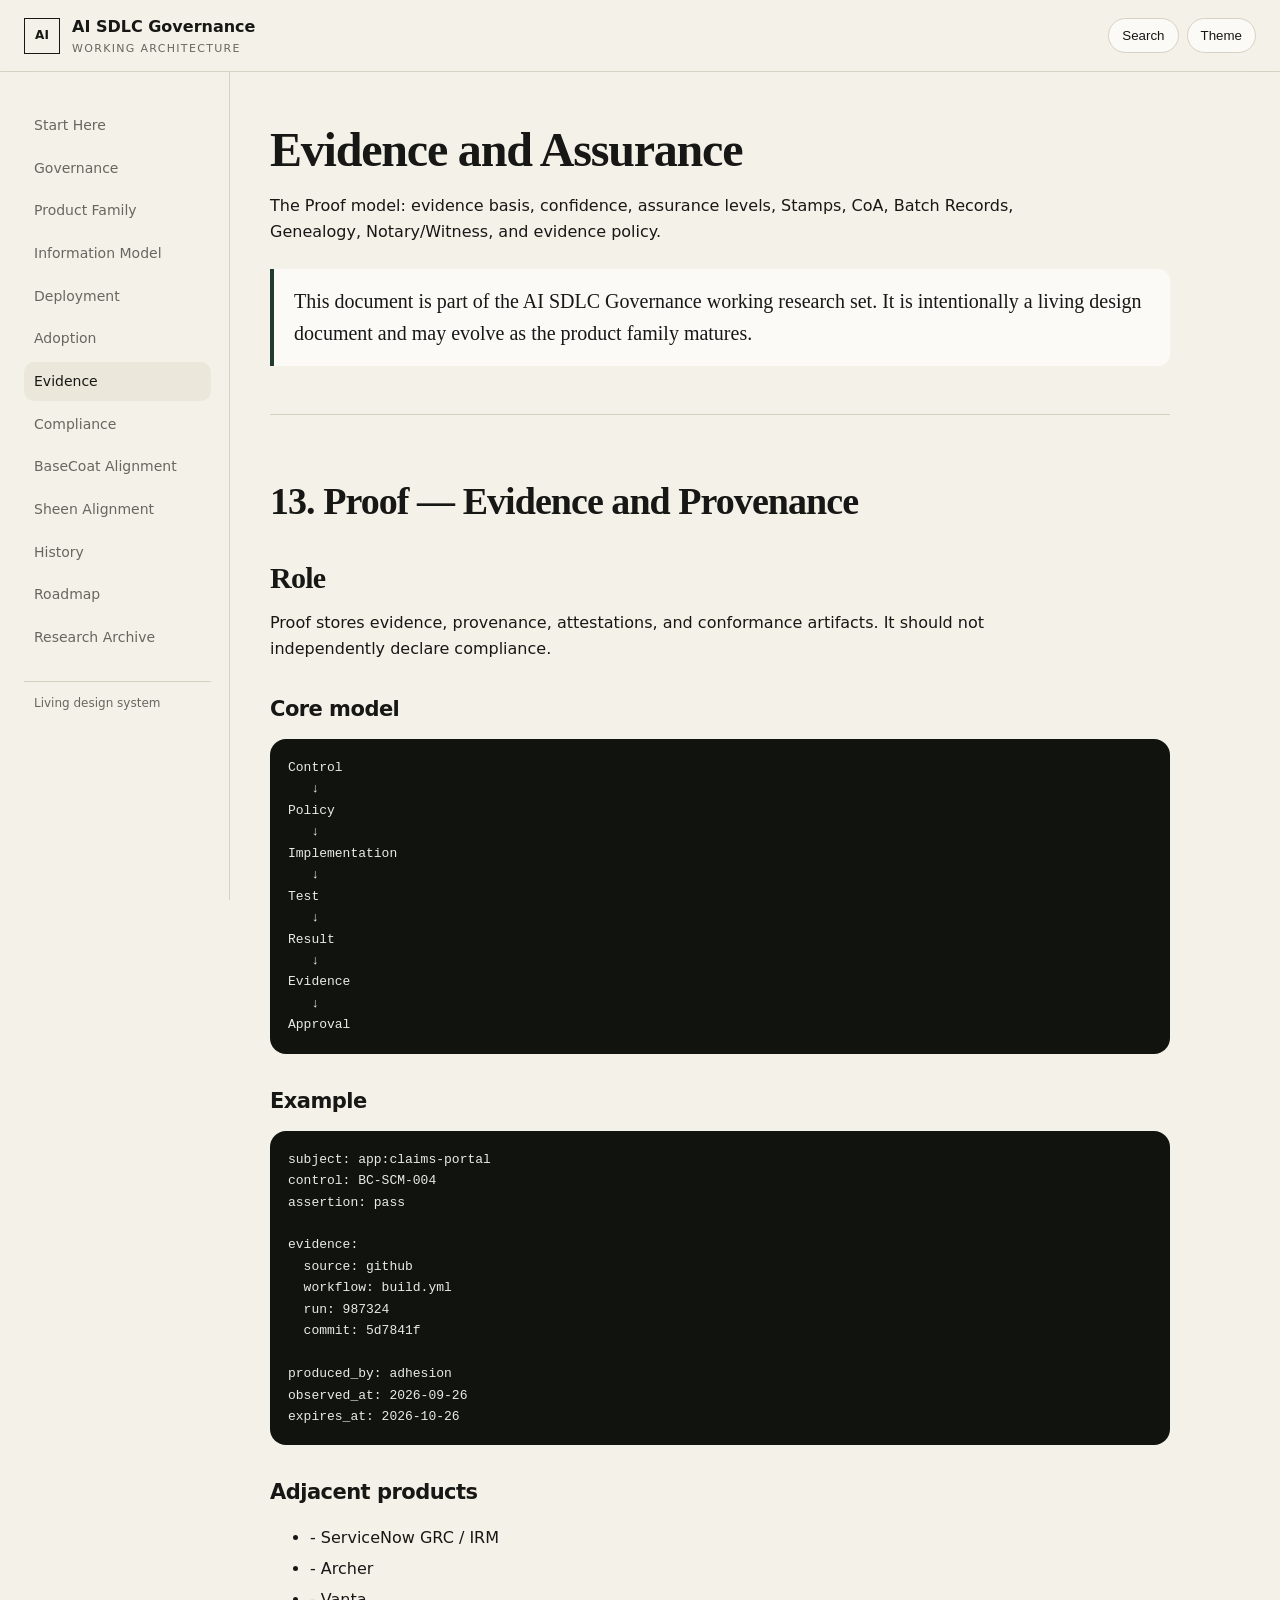
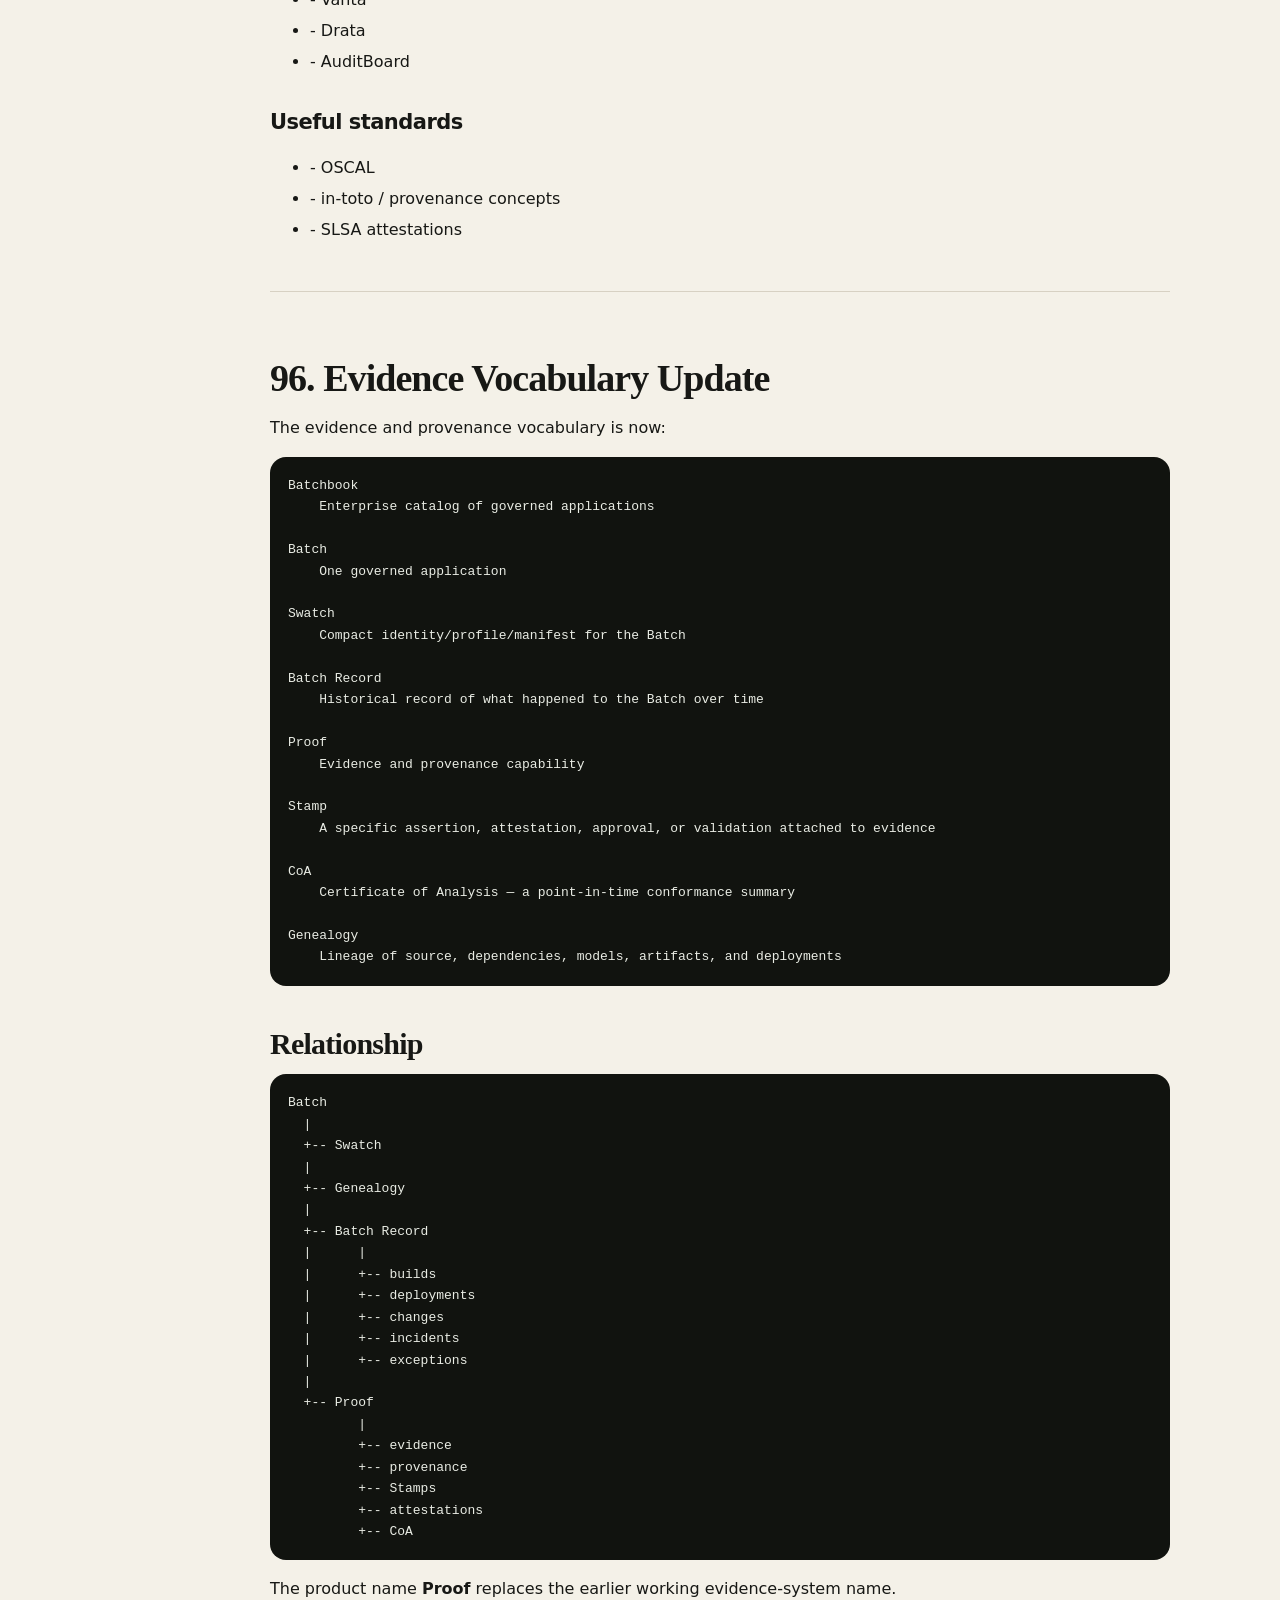
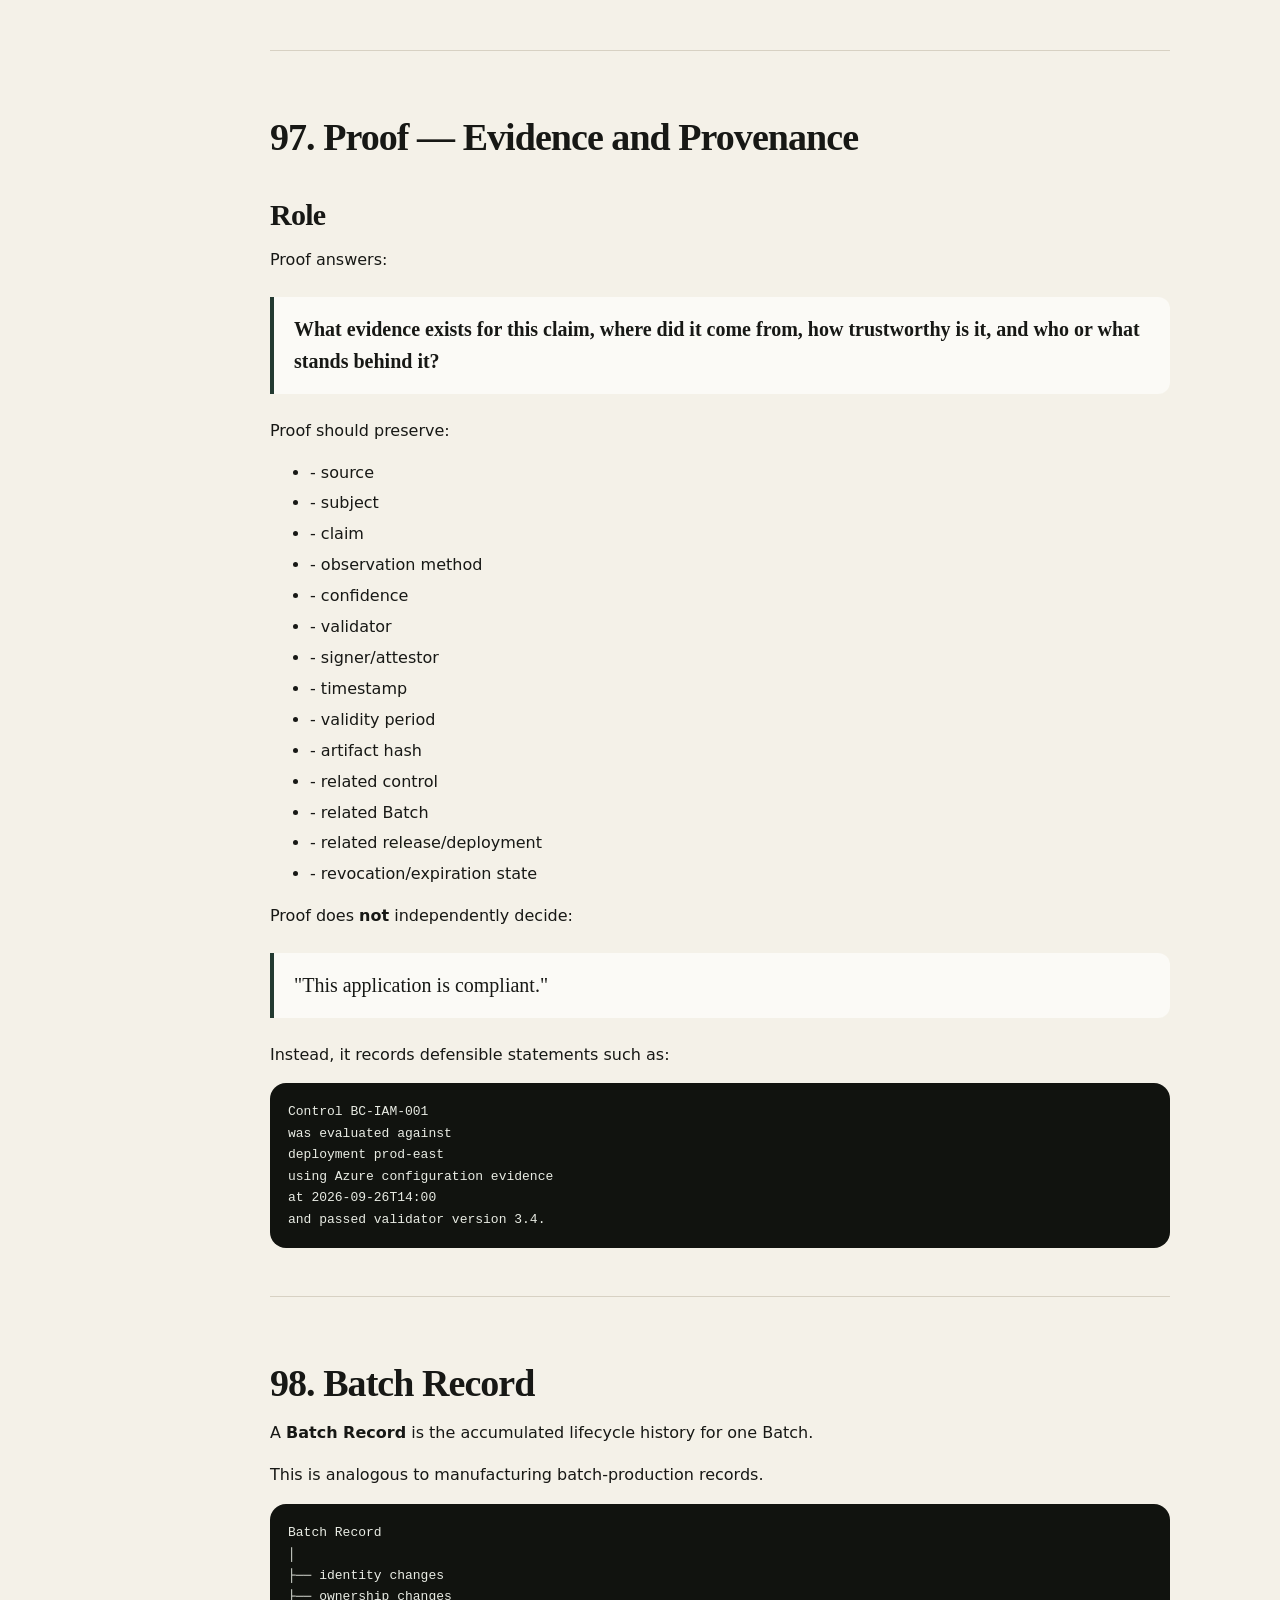
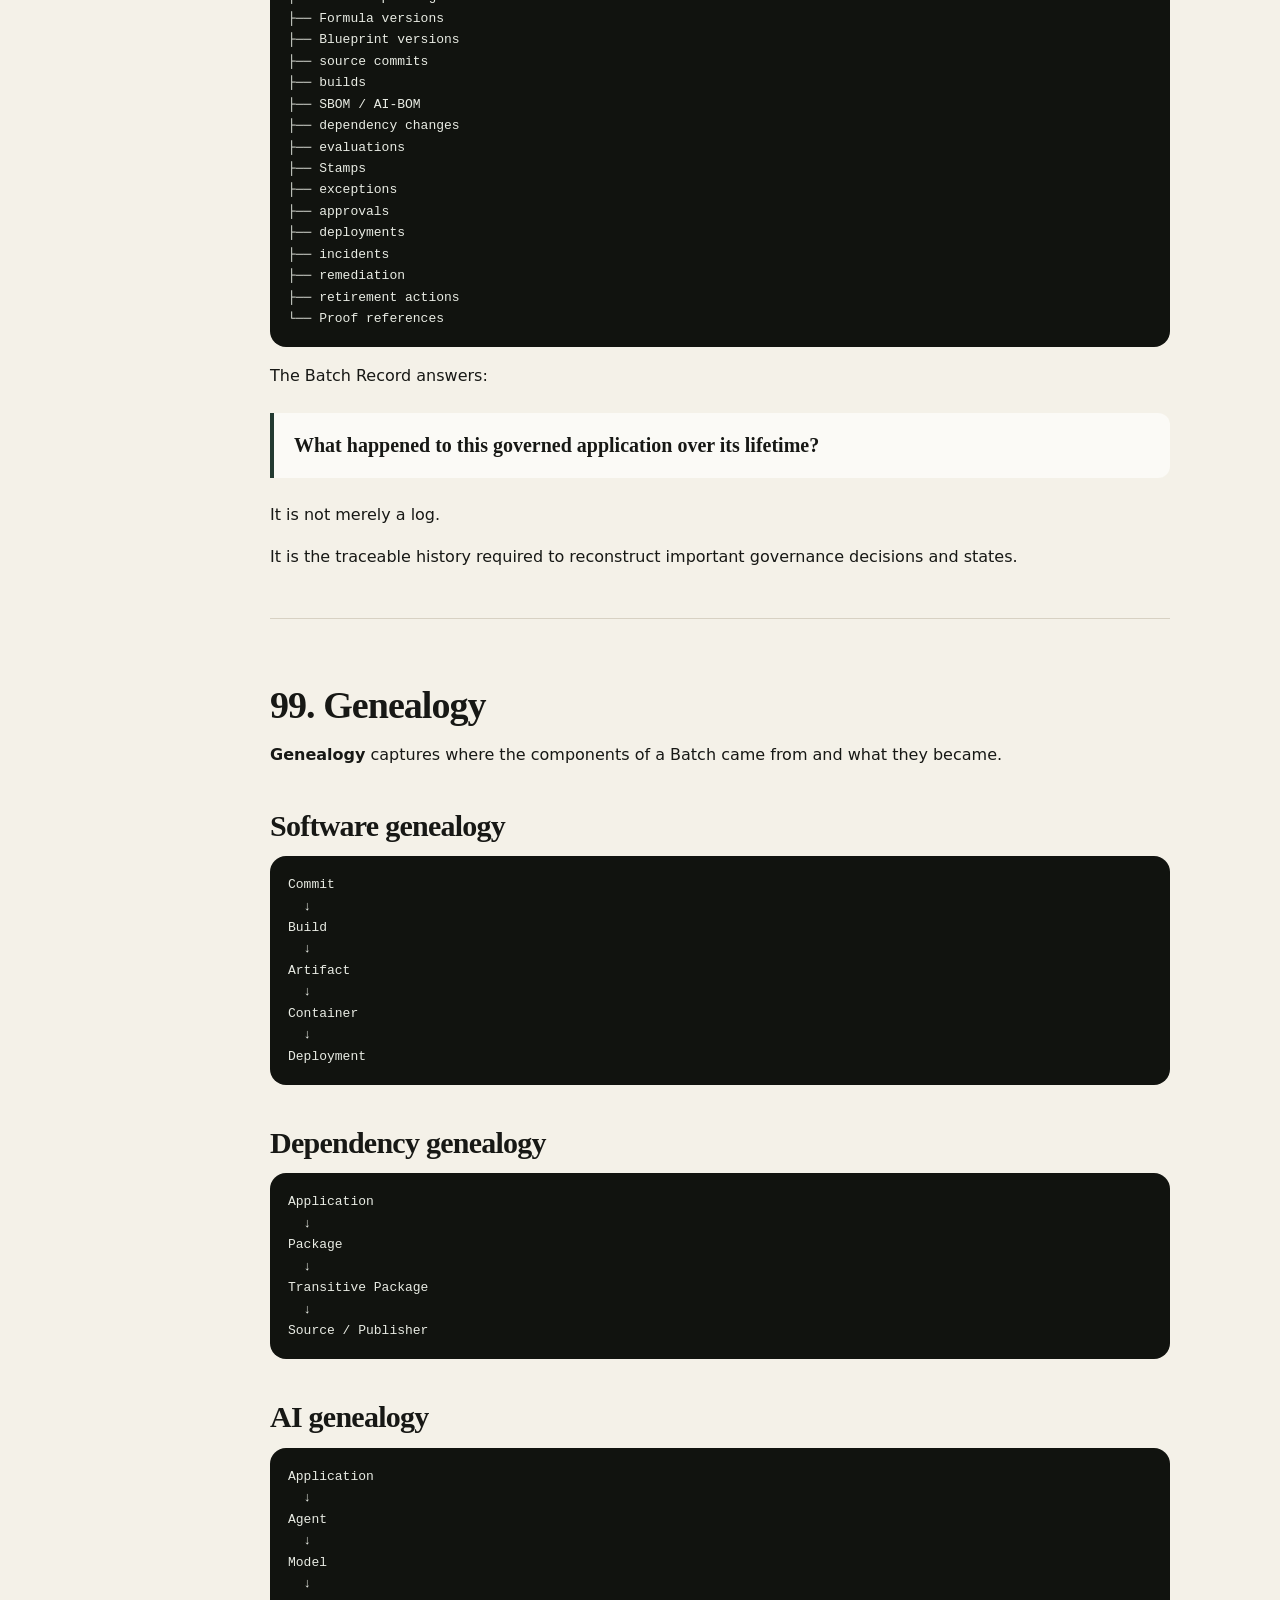
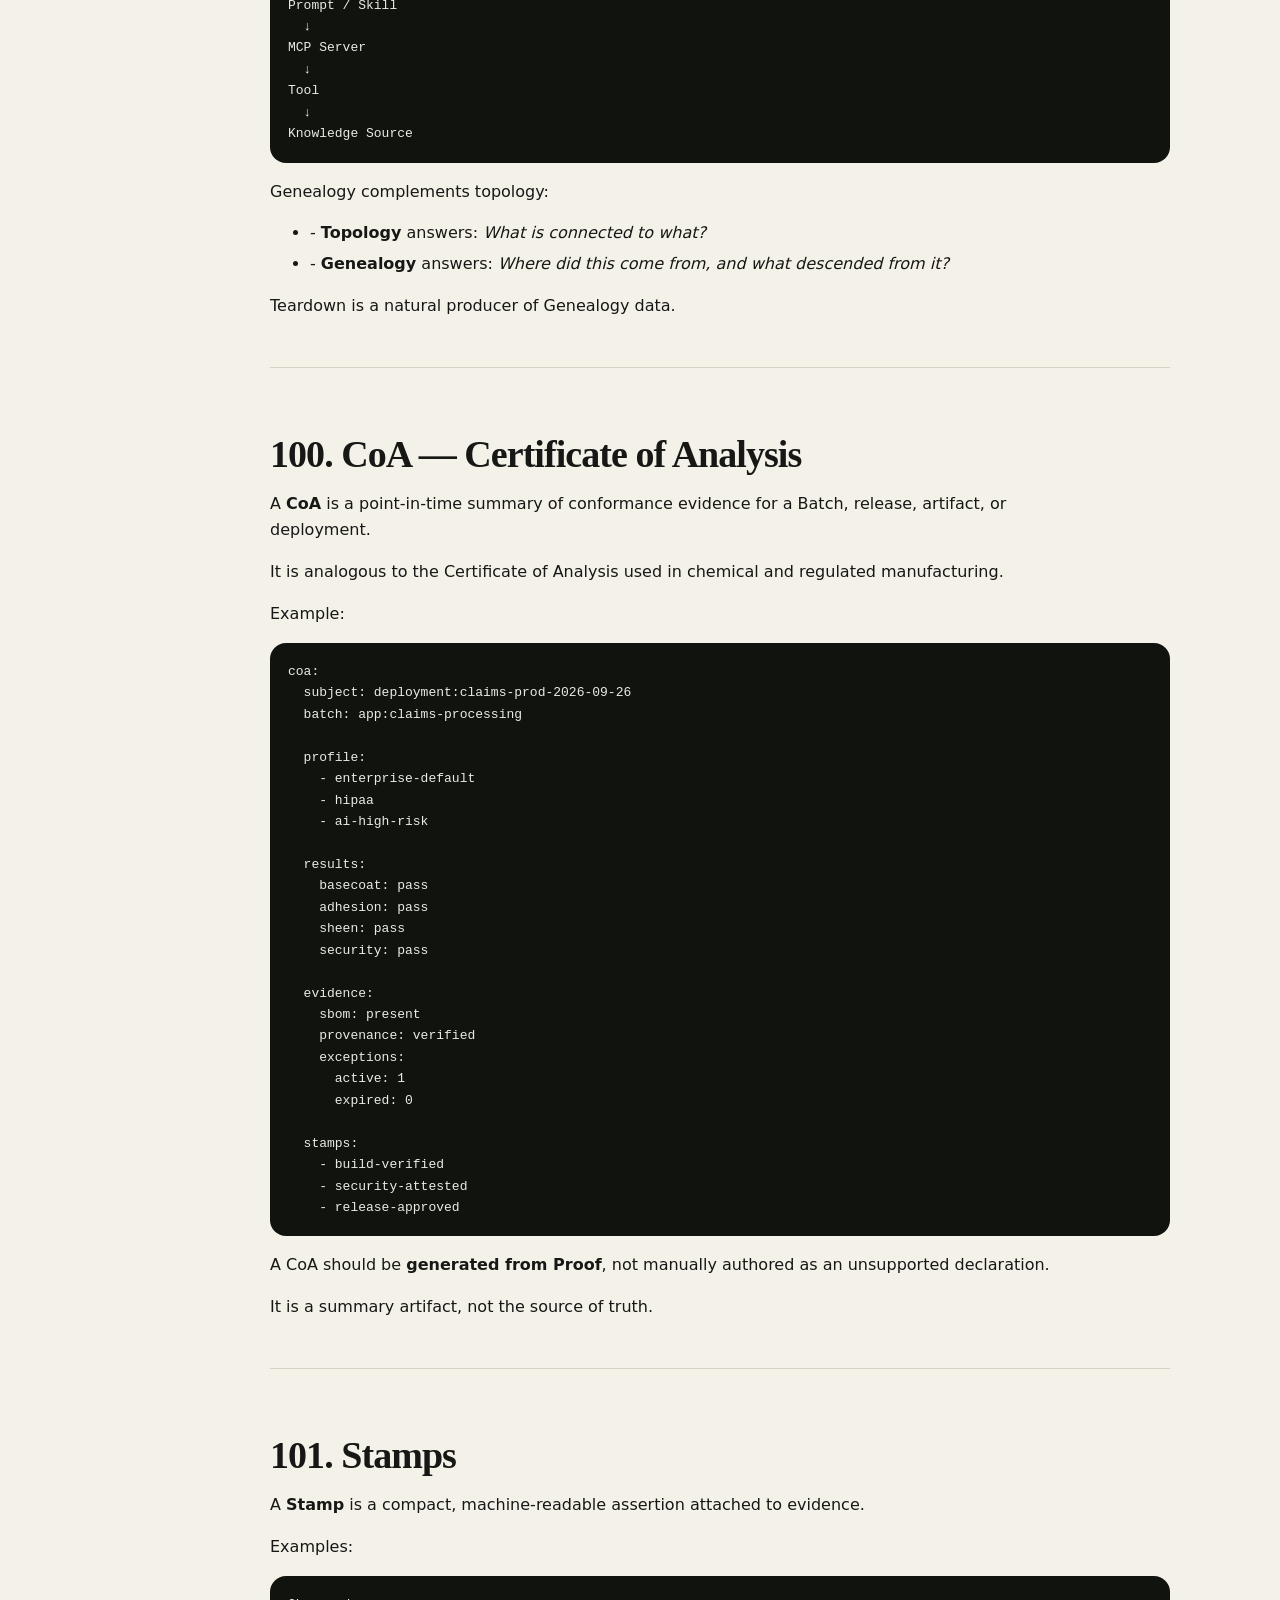
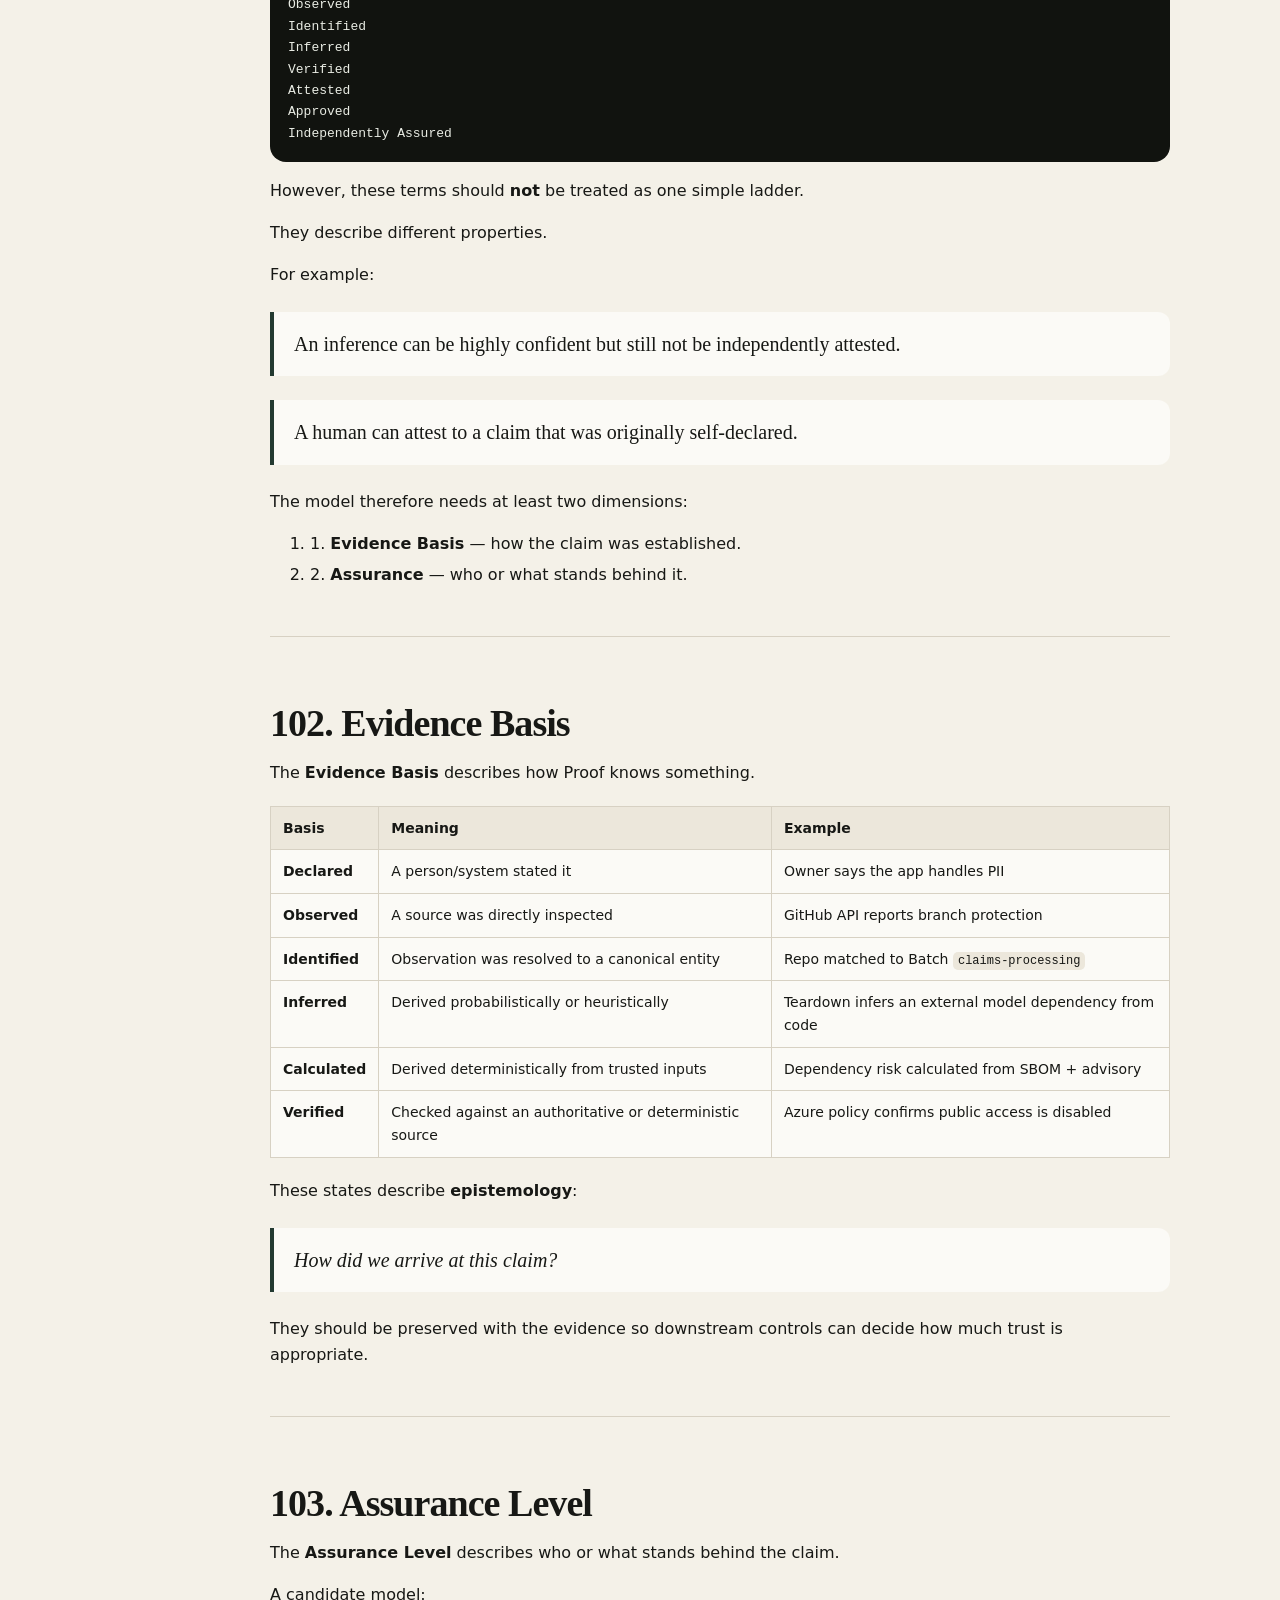
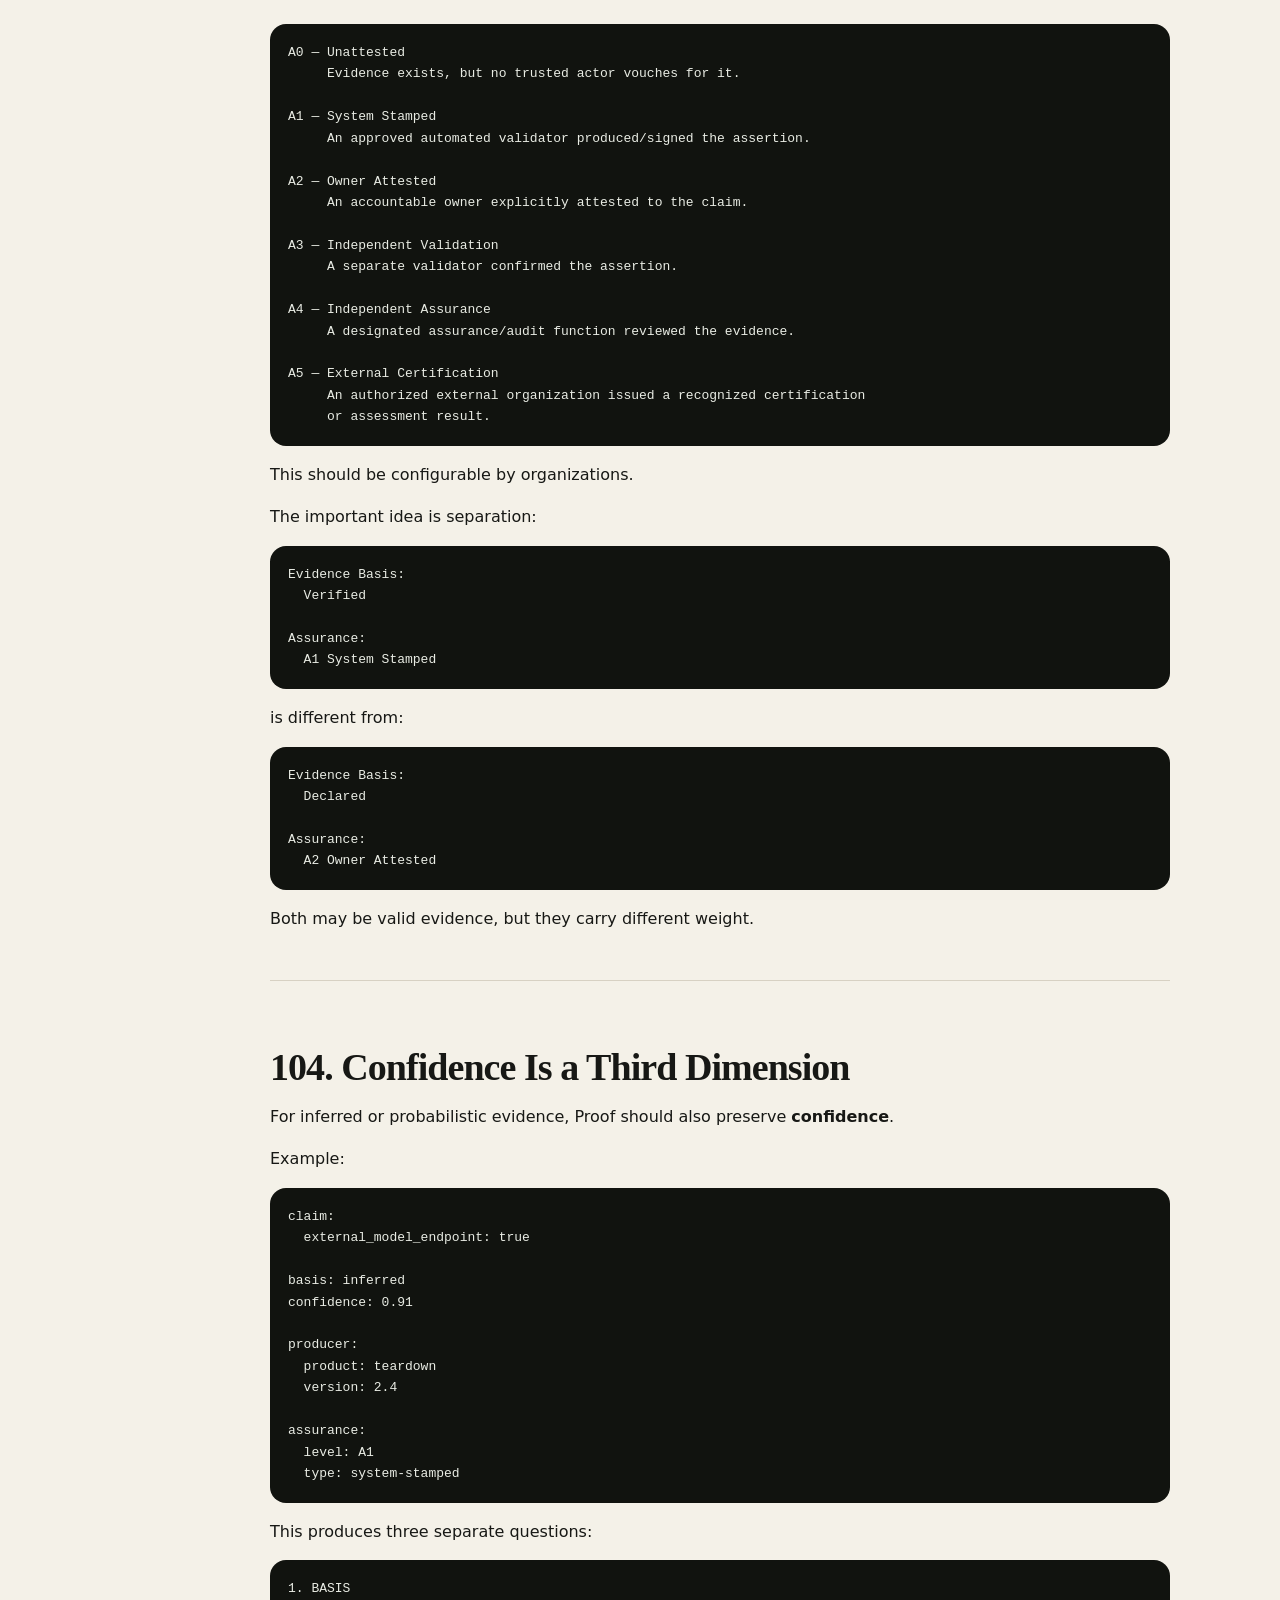
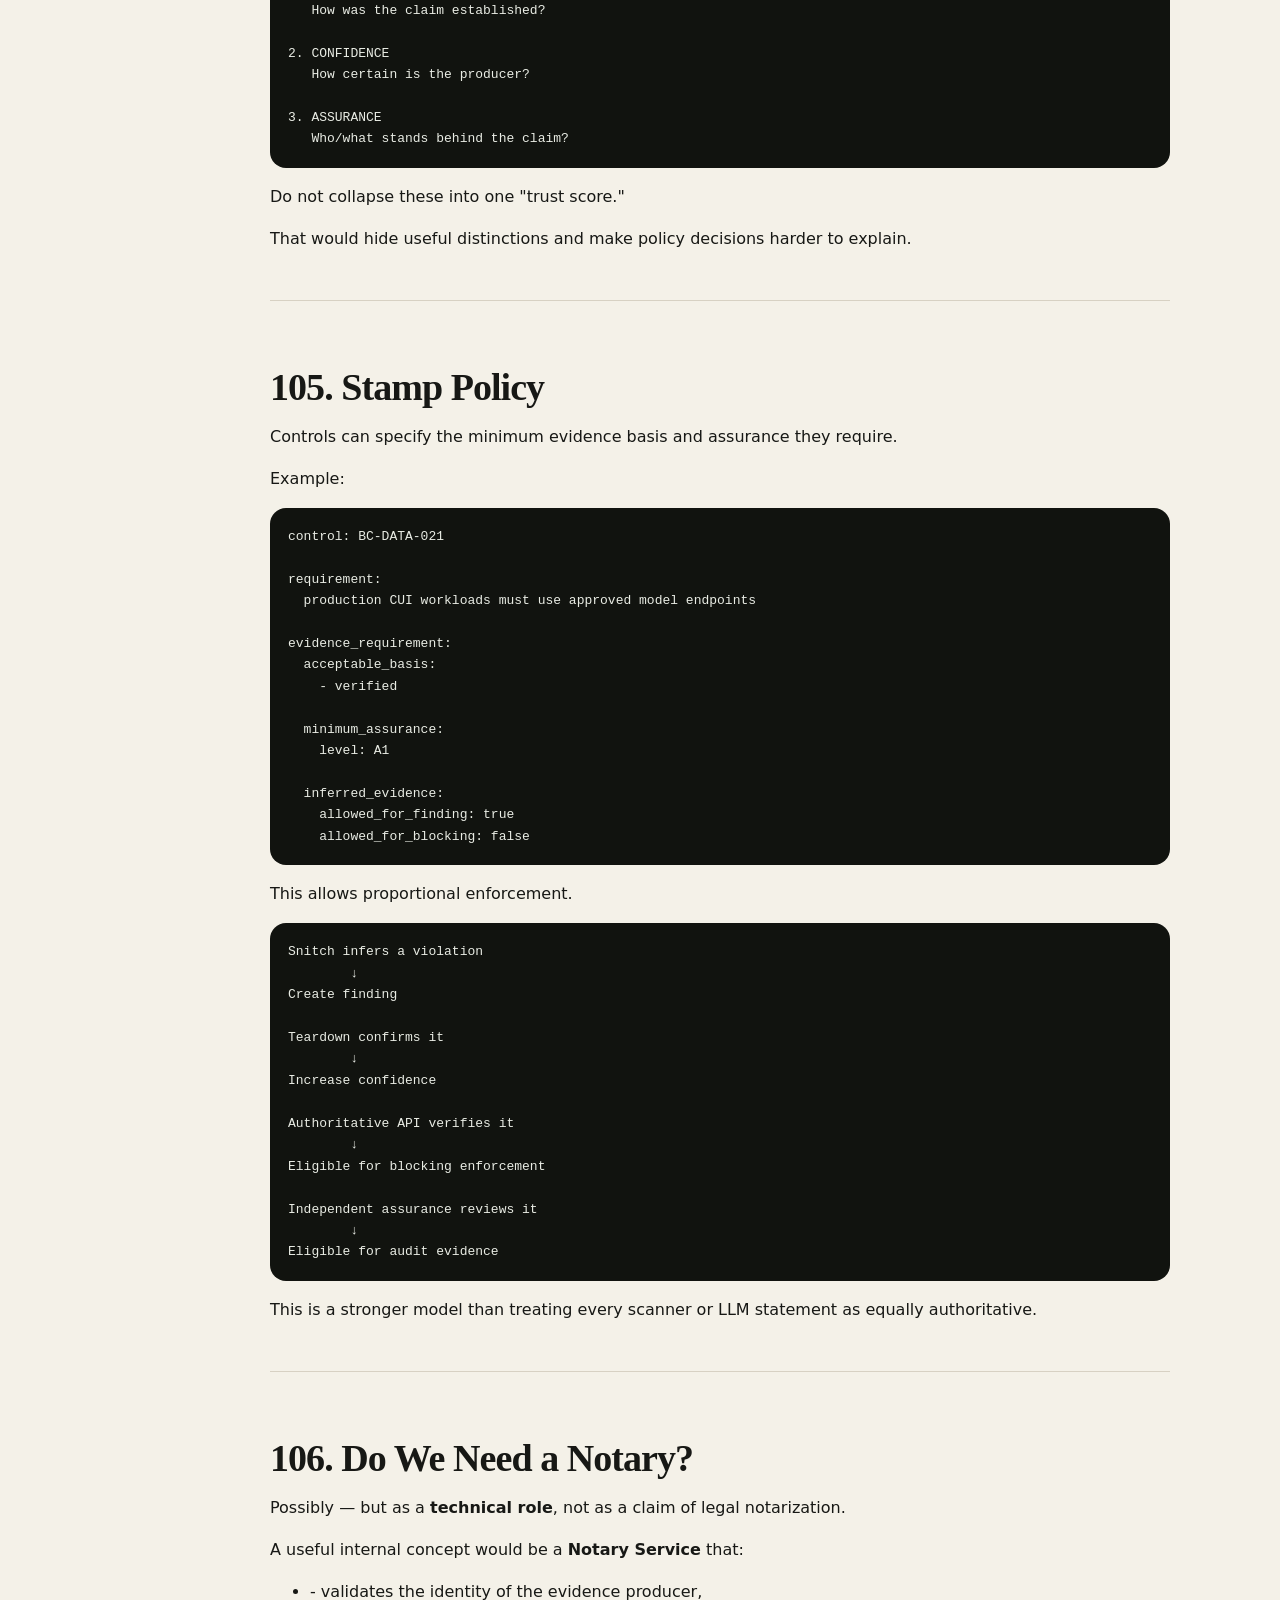
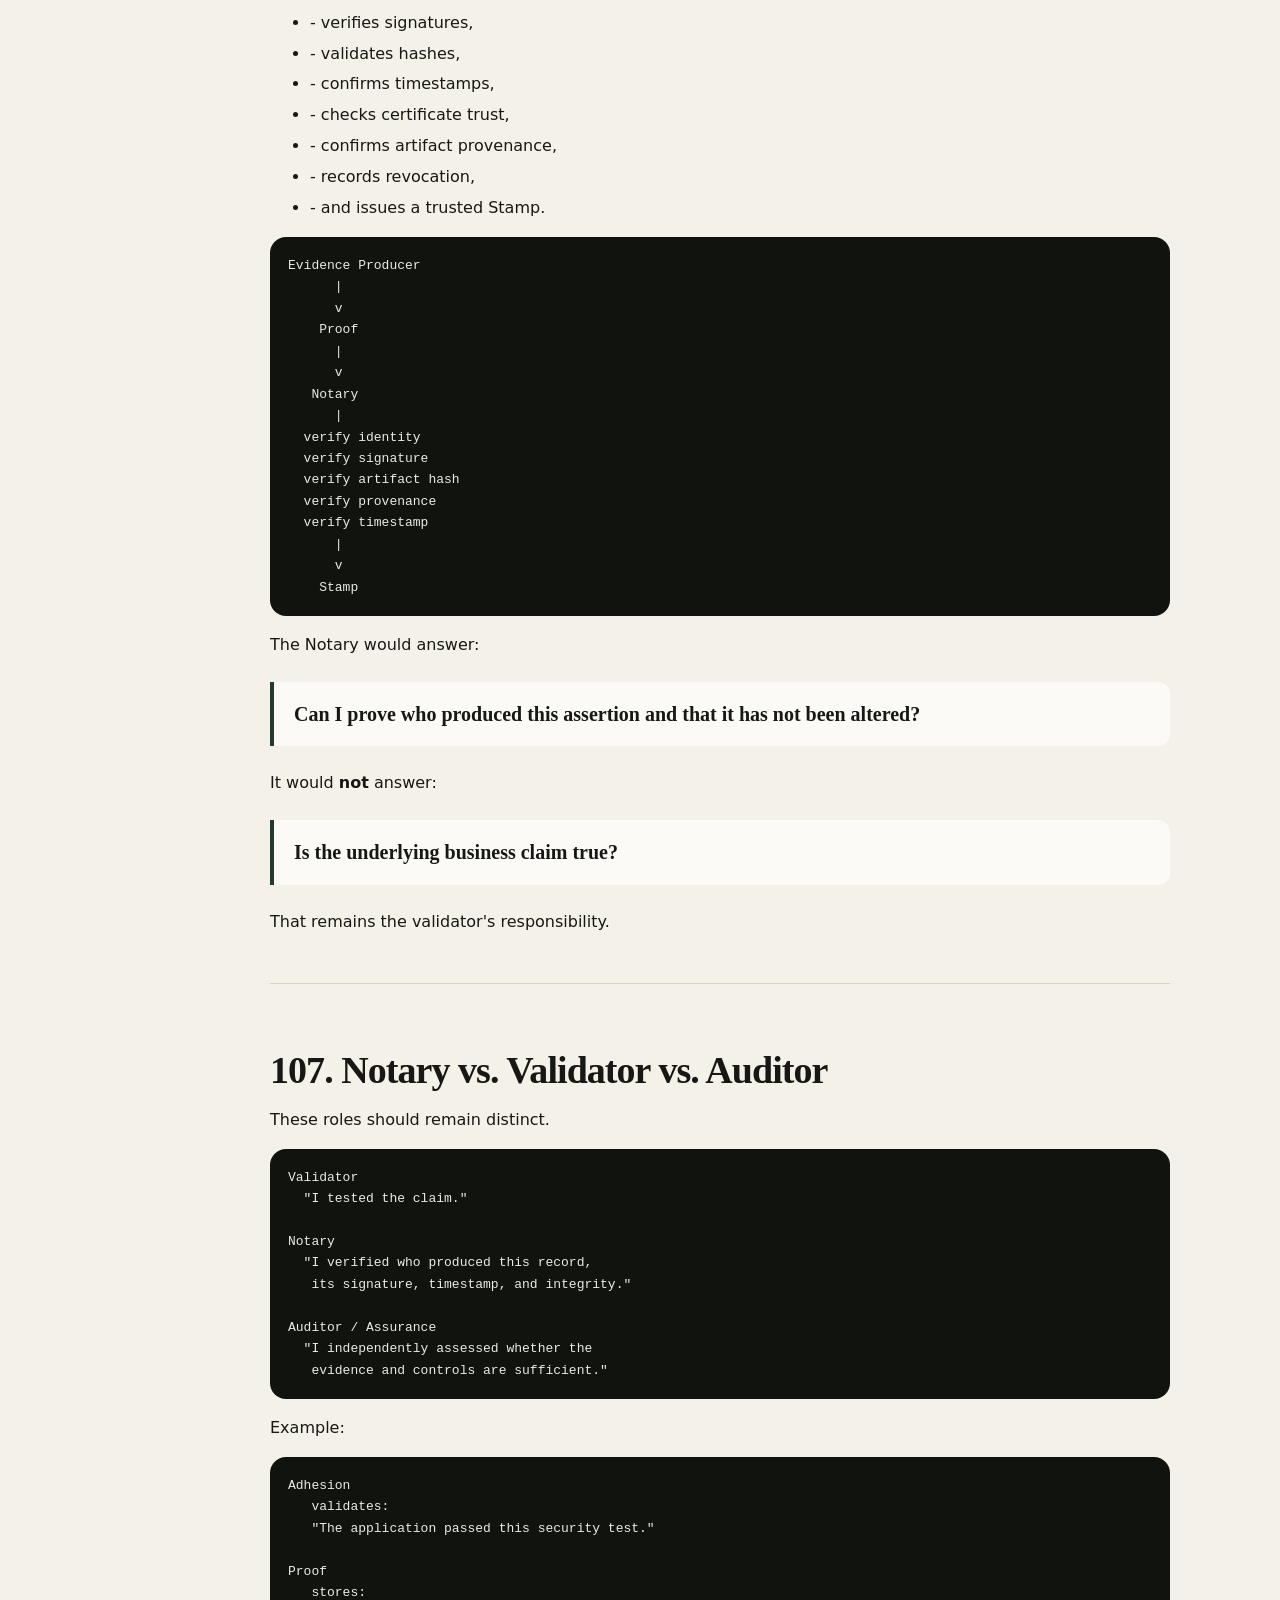
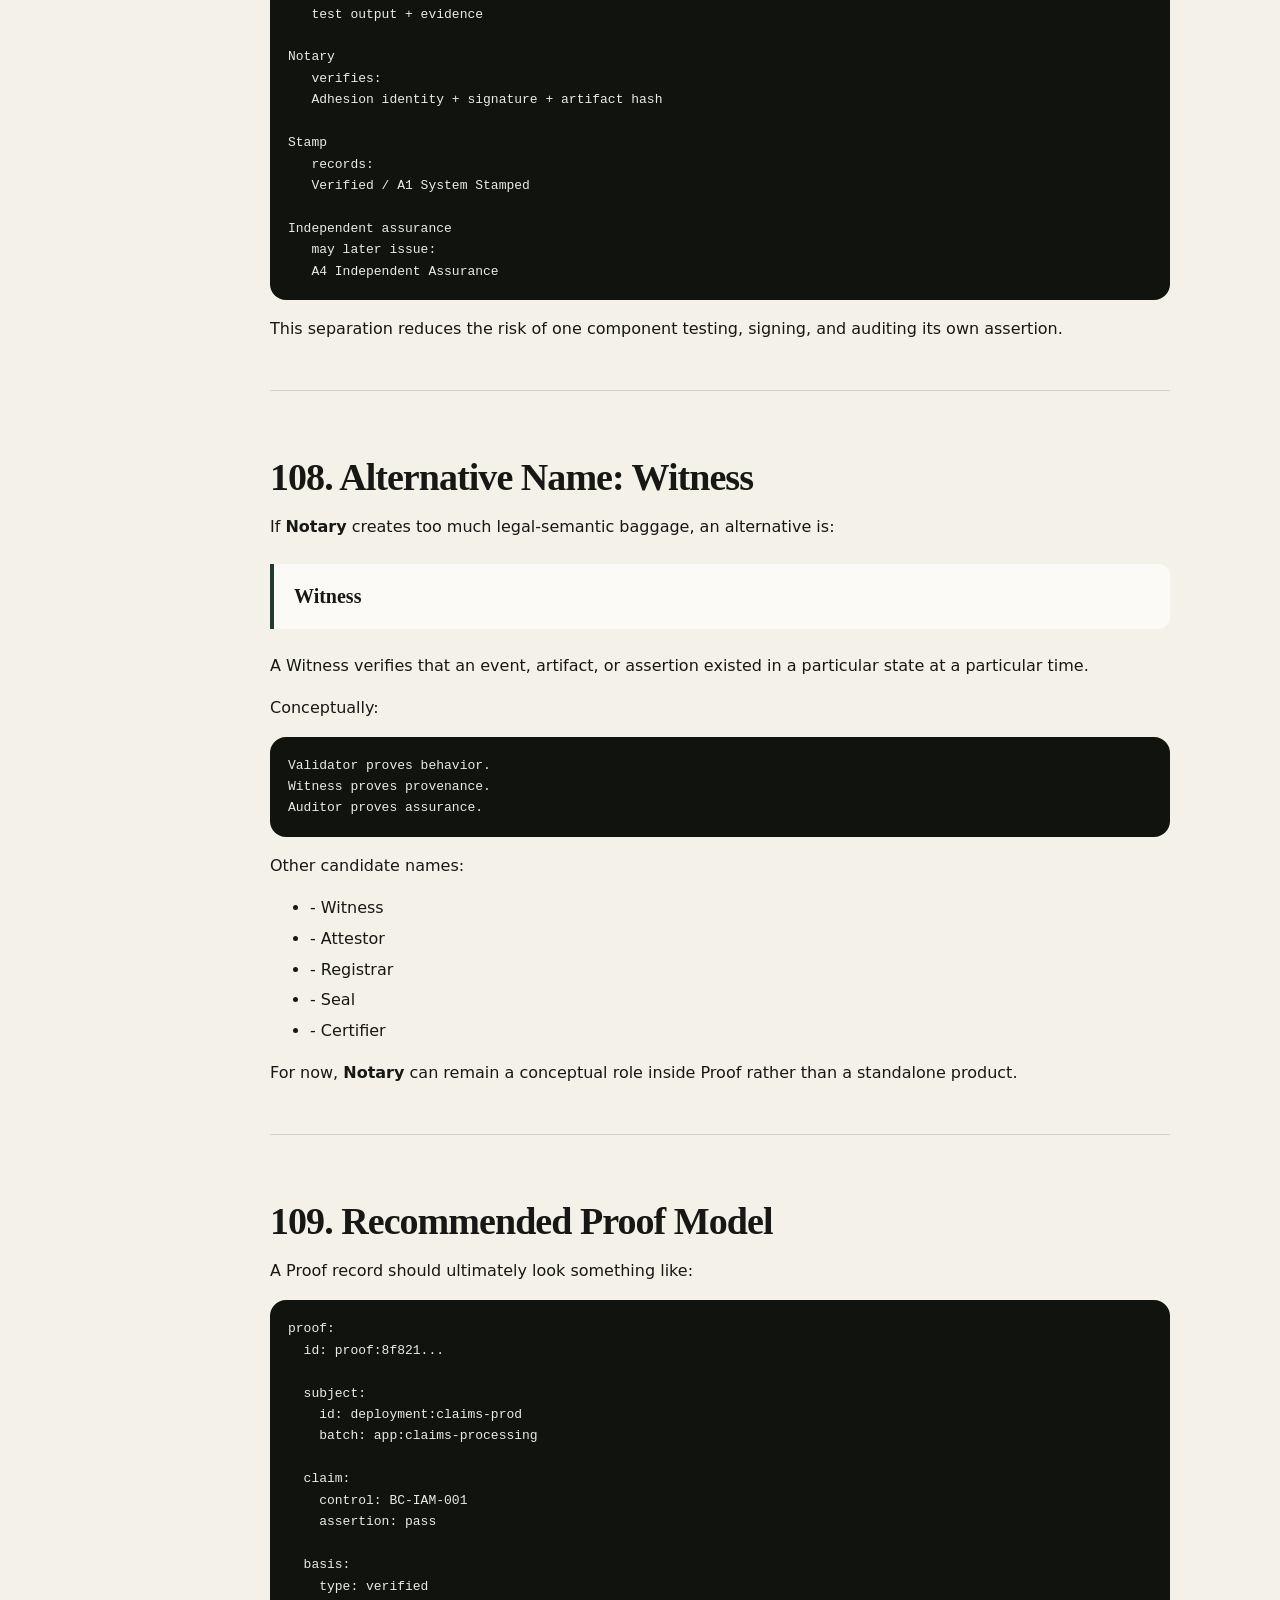
<file: site/proof.html>
<!doctype html><html lang="en"><head><meta charset="utf-8"><meta name="viewport" content="width=device-width,initial-scale=1"><title>Evidence &amp; Assurance · AI SDLC Governance</title><link rel="stylesheet" href="styles.css"></head>
<body data-page="proof"><header class="topbar"><a class="brand" href="index.html"><span class="brand-mark">AI</span><span><strong>AI SDLC Governance</strong><small>working architecture</small></span></a><div class="top-actions"><button id="searchButton">Search</button><button id="themeButton">Theme</button></div></header>
<div class="shell"><aside class="sidebar"><nav><a class="nav-link" data-page="home" href="index.html">Start Here</a>
<a class="nav-link" data-page="governance" href="governance.html">Governance</a>
<a class="nav-link" data-page="family" href="family.html">Product Family</a>
<a class="nav-link" data-page="information" href="information-model.html">Information Model</a>
<a class="nav-link" data-page="deployment" href="deployment.html">Deployment</a>
<a class="nav-link" data-page="adoption" href="adoption.html">Adoption</a>
<a class="nav-link" data-page="proof" href="proof.html">Evidence</a>
<a class="nav-link" data-page="compliance" href="compliance.html">Compliance</a>
<a class="nav-link" data-page="basecoat" href="basecoat.html">BaseCoat Alignment</a>
<a class="nav-link" data-page="sheen" href="sheen.html">Sheen Alignment</a>
<a class="nav-link" data-page="history" href="history.html">History</a>
<a class="nav-link" data-page="roadmap" href="roadmap.html">Roadmap</a>
<a class="nav-link" data-page="research" href="research.html">Research Archive</a></nav><div class="sidebar-note">Living design system</div></aside><main class="content"><article class="markdown-body"><h1 id='evidence-and-assurance'>Evidence and Assurance</h1>
<p>The Proof model: evidence basis, confidence, assurance levels, Stamps, CoA, Batch Records, Genealogy, Notary/Witness, and evidence policy.</p>
<blockquote>This document is part of the AI SDLC Governance working research set. It is intentionally a living design document and may evolve as the product family matures.</blockquote>
<hr>
<h1 id='13-proof-evidence-and-provenance'>13. Proof — Evidence and Provenance</h1>
<h2 id='role'>Role</h2>
<p>Proof stores evidence, provenance, attestations, and conformance artifacts. It should not independently declare compliance.</p>
<h3 id='core-model'>Core model</h3>
<pre><code class="language-text">Control
   ↓
Policy
   ↓
Implementation
   ↓
Test
   ↓
Result
   ↓
Evidence
   ↓
Approval</code></pre>
<h3 id='example'>Example</h3>
<pre><code class="language-yaml">subject: app:claims-portal
control: BC-SCM-004
assertion: pass

evidence:
  source: github
  workflow: build.yml
  run: 987324
  commit: 5d7841f

produced_by: adhesion
observed_at: 2026-09-26
expires_at: 2026-10-26</code></pre>
<h3 id='adjacent-products'>Adjacent products</h3>
<ul>
<li>- ServiceNow GRC / IRM</li>
<li>- Archer</li>
<li>- Vanta</li>
<li>- Drata</li>
<li>- AuditBoard</li>
</ul>
<h3 id='useful-standards'>Useful standards</h3>
<ul>
<li>- OSCAL</li>
<li>- in-toto / provenance concepts</li>
<li>- SLSA attestations</li>
</ul>
<hr>
<h1 id='96-evidence-vocabulary-update'>96. Evidence Vocabulary Update</h1>
<p>The evidence and provenance vocabulary is now:</p>
<pre><code class="language-text">Batchbook
    Enterprise catalog of governed applications

Batch
    One governed application

Swatch
    Compact identity/profile/manifest for the Batch

Batch Record
    Historical record of what happened to the Batch over time

Proof
    Evidence and provenance capability

Stamp
    A specific assertion, attestation, approval, or validation attached to evidence

CoA
    Certificate of Analysis — a point-in-time conformance summary

Genealogy
    Lineage of source, dependencies, models, artifacts, and deployments</code></pre>
<h2 id='relationship'>Relationship</h2>
<pre><code class="language-text">Batch
  |
  +-- Swatch
  |
  +-- Genealogy
  |
  +-- Batch Record
  |      |
  |      +-- builds
  |      +-- deployments
  |      +-- changes
  |      +-- incidents
  |      +-- exceptions
  |
  +-- Proof
         |
         +-- evidence
         +-- provenance
         +-- Stamps
         +-- attestations
         +-- CoA</code></pre>
<p>The product name <strong>Proof</strong> replaces the earlier working evidence-system name.</p>
<hr>
<h1 id='97-proof-evidence-and-provenance'>97. Proof — Evidence and Provenance</h1>
<h2 id='role'>Role</h2>
<p>Proof answers:</p>
<blockquote><strong>What evidence exists for this claim, where did it come from, how trustworthy is it, and who or what stands behind it?</strong></blockquote>
<p>Proof should preserve:</p>
<ul>
<li>- source</li>
<li>- subject</li>
<li>- claim</li>
<li>- observation method</li>
<li>- confidence</li>
<li>- validator</li>
<li>- signer/attestor</li>
<li>- timestamp</li>
<li>- validity period</li>
<li>- artifact hash</li>
<li>- related control</li>
<li>- related Batch</li>
<li>- related release/deployment</li>
<li>- revocation/expiration state</li>
</ul>
<p>Proof does <strong>not</strong> independently decide:</p>
<blockquote>&quot;This application is compliant.&quot;</blockquote>
<p>Instead, it records defensible statements such as:</p>
<pre><code class="language-text">Control BC-IAM-001
was evaluated against
deployment prod-east
using Azure configuration evidence
at 2026-09-26T14:00
and passed validator version 3.4.</code></pre>
<hr>
<h1 id='98-batch-record'>98. Batch Record</h1>
<p>A <strong>Batch Record</strong> is the accumulated lifecycle history for one Batch.</p>
<p>This is analogous to manufacturing batch-production records.</p>
<pre><code class="language-text">Batch Record
│
├── identity changes
├── ownership changes
├── Formula versions
├── Blueprint versions
├── source commits
├── builds
├── SBOM / AI-BOM
├── dependency changes
├── evaluations
├── Stamps
├── exceptions
├── approvals
├── deployments
├── incidents
├── remediation
├── retirement actions
└── Proof references</code></pre>
<p>The Batch Record answers:</p>
<blockquote><strong>What happened to this governed application over its lifetime?</strong></blockquote>
<p>It is not merely a log.</p>
<p>It is the traceable history required to reconstruct important governance decisions and states.</p>
<hr>
<h1 id='99-genealogy'>99. Genealogy</h1>
<p><strong>Genealogy</strong> captures where the components of a Batch came from and what they became.</p>
<h2 id='software-genealogy'>Software genealogy</h2>
<pre><code class="language-text">Commit
  ↓
Build
  ↓
Artifact
  ↓
Container
  ↓
Deployment</code></pre>
<h2 id='dependency-genealogy'>Dependency genealogy</h2>
<pre><code class="language-text">Application
  ↓
Package
  ↓
Transitive Package
  ↓
Source / Publisher</code></pre>
<h2 id='ai-genealogy'>AI genealogy</h2>
<pre><code class="language-text">Application
  ↓
Agent
  ↓
Model
  ↓
Prompt / Skill
  ↓
MCP Server
  ↓
Tool
  ↓
Knowledge Source</code></pre>
<p>Genealogy complements topology:</p>
<ul>
<li>- <strong>Topology</strong> answers: <em>What is connected to what?</em></li>
<li>- <strong>Genealogy</strong> answers: <em>Where did this come from, and what descended from it?</em></li>
</ul>
<p>Teardown is a natural producer of Genealogy data.</p>
<hr>
<h1 id='100-coa-certificate-of-analysis'>100. CoA — Certificate of Analysis</h1>
<p>A <strong>CoA</strong> is a point-in-time summary of conformance evidence for a Batch, release, artifact, or deployment.</p>
<p>It is analogous to the Certificate of Analysis used in chemical and regulated manufacturing.</p>
<p>Example:</p>
<pre><code class="language-yaml">coa:
  subject: deployment:claims-prod-2026-09-26
  batch: app:claims-processing

  profile:
    - enterprise-default
    - hipaa
    - ai-high-risk

  results:
    basecoat: pass
    adhesion: pass
    sheen: pass
    security: pass

  evidence:
    sbom: present
    provenance: verified
    exceptions:
      active: 1
      expired: 0

  stamps:
    - build-verified
    - security-attested
    - release-approved</code></pre>
<p>A CoA should be <strong>generated from Proof</strong>, not manually authored as an unsupported declaration.</p>
<p>It is a summary artifact, not the source of truth.</p>
<hr>
<h1 id='101-stamps'>101. Stamps</h1>
<p>A <strong>Stamp</strong> is a compact, machine-readable assertion attached to evidence.</p>
<p>Examples:</p>
<pre><code class="language-text">Observed
Identified
Inferred
Verified
Attested
Approved
Independently Assured</code></pre>
<p>However, these terms should <strong>not</strong> be treated as one simple ladder.</p>
<p>They describe different properties.</p>
<p>For example:</p>
<blockquote>An inference can be highly confident but still not be independently attested.</blockquote>
<blockquote>A human can attest to a claim that was originally self-declared.</blockquote>
<p>The model therefore needs at least two dimensions:</p>
<ol>
<li>1. <strong>Evidence Basis</strong> — how the claim was established.</li>
<li>2. <strong>Assurance</strong> — who or what stands behind it.</li>
</ol>
<hr>
<h1 id='102-evidence-basis'>102. Evidence Basis</h1>
<p>The <strong>Evidence Basis</strong> describes how Proof knows something.</p>
<div class='table-wrap'><table><thead><tr><th>Basis</th><th>Meaning</th><th>Example</th></tr></thead><tbody>
<tr><td><strong>Declared</strong></td><td>A person/system stated it</td><td>Owner says the app handles PII</td></tr>
<tr><td><strong>Observed</strong></td><td>A source was directly inspected</td><td>GitHub API reports branch protection</td></tr>
<tr><td><strong>Identified</strong></td><td>Observation was resolved to a canonical entity</td><td>Repo matched to Batch <code>claims-processing</code></td></tr>
<tr><td><strong>Inferred</strong></td><td>Derived probabilistically or heuristically</td><td>Teardown infers an external model dependency from code</td></tr>
<tr><td><strong>Calculated</strong></td><td>Derived deterministically from trusted inputs</td><td>Dependency risk calculated from SBOM + advisory</td></tr>
<tr><td><strong>Verified</strong></td><td>Checked against an authoritative or deterministic source</td><td>Azure policy confirms public access is disabled</td></tr>
</tbody></table></div>
<p>These states describe <strong>epistemology</strong>:</p>
<blockquote><em>How did we arrive at this claim?</em></blockquote>
<p>They should be preserved with the evidence so downstream controls can decide how much trust is appropriate.</p>
<hr>
<h1 id='103-assurance-level'>103. Assurance Level</h1>
<p>The <strong>Assurance Level</strong> describes who or what stands behind the claim.</p>
<p>A candidate model:</p>
<pre><code class="language-text">A0 — Unattested
     Evidence exists, but no trusted actor vouches for it.

A1 — System Stamped
     An approved automated validator produced/signed the assertion.

A2 — Owner Attested
     An accountable owner explicitly attested to the claim.

A3 — Independent Validation
     A separate validator confirmed the assertion.

A4 — Independent Assurance
     A designated assurance/audit function reviewed the evidence.

A5 — External Certification
     An authorized external organization issued a recognized certification
     or assessment result.</code></pre>
<p>This should be configurable by organizations.</p>
<p>The important idea is separation:</p>
<pre><code class="language-text">Evidence Basis:
  Verified

Assurance:
  A1 System Stamped</code></pre>
<p>is different from:</p>
<pre><code class="language-text">Evidence Basis:
  Declared

Assurance:
  A2 Owner Attested</code></pre>
<p>Both may be valid evidence, but they carry different weight.</p>
<hr>
<h1 id='104-confidence-is-a-third-dimension'>104. Confidence Is a Third Dimension</h1>
<p>For inferred or probabilistic evidence, Proof should also preserve <strong>confidence</strong>.</p>
<p>Example:</p>
<pre><code class="language-yaml">claim:
  external_model_endpoint: true

basis: inferred
confidence: 0.91

producer:
  product: teardown
  version: 2.4

assurance:
  level: A1
  type: system-stamped</code></pre>
<p>This produces three separate questions:</p>
<pre><code class="language-text">1. BASIS
   How was the claim established?

2. CONFIDENCE
   How certain is the producer?

3. ASSURANCE
   Who/what stands behind the claim?</code></pre>
<p>Do not collapse these into one &quot;trust score.&quot;</p>
<p>That would hide useful distinctions and make policy decisions harder to explain.</p>
<hr>
<h1 id='105-stamp-policy'>105. Stamp Policy</h1>
<p>Controls can specify the minimum evidence basis and assurance they require.</p>
<p>Example:</p>
<pre><code class="language-yaml">control: BC-DATA-021

requirement:
  production CUI workloads must use approved model endpoints

evidence_requirement:
  acceptable_basis:
    - verified

  minimum_assurance:
    level: A1

  inferred_evidence:
    allowed_for_finding: true
    allowed_for_blocking: false</code></pre>
<p>This allows proportional enforcement.</p>
<pre><code class="language-text">Snitch infers a violation
        ↓
Create finding

Teardown confirms it
        ↓
Increase confidence

Authoritative API verifies it
        ↓
Eligible for blocking enforcement

Independent assurance reviews it
        ↓
Eligible for audit evidence</code></pre>
<p>This is a stronger model than treating every scanner or LLM statement as equally authoritative.</p>
<hr>
<h1 id='106-do-we-need-a-notary'>106. Do We Need a Notary?</h1>
<p>Possibly — but as a <strong>technical role</strong>, not as a claim of legal notarization.</p>
<p>A useful internal concept would be a <strong>Notary Service</strong> that:</p>
<ul>
<li>- validates the identity of the evidence producer,</li>
<li>- verifies signatures,</li>
<li>- validates hashes,</li>
<li>- confirms timestamps,</li>
<li>- checks certificate trust,</li>
<li>- confirms artifact provenance,</li>
<li>- records revocation,</li>
<li>- and issues a trusted Stamp.</li>
</ul>
<pre><code class="language-text">Evidence Producer
      |
      v
    Proof
      |
      v
   Notary
      |
  verify identity
  verify signature
  verify artifact hash
  verify provenance
  verify timestamp
      |
      v
    Stamp</code></pre>
<p>The Notary would answer:</p>
<blockquote><strong>Can I prove who produced this assertion and that it has not been altered?</strong></blockquote>
<p>It would <strong>not</strong> answer:</p>
<blockquote><strong>Is the underlying business claim true?</strong></blockquote>
<p>That remains the validator&#x27;s responsibility.</p>
<hr>
<h1 id='107-notary-vs-validator-vs-auditor'>107. Notary vs. Validator vs. Auditor</h1>
<p>These roles should remain distinct.</p>
<pre><code class="language-text">Validator
  &quot;I tested the claim.&quot;

Notary
  &quot;I verified who produced this record,
   its signature, timestamp, and integrity.&quot;

Auditor / Assurance
  &quot;I independently assessed whether the
   evidence and controls are sufficient.&quot;</code></pre>
<p>Example:</p>
<pre><code class="language-text">Adhesion
   validates:
   &quot;The application passed this security test.&quot;

Proof
   stores:
   test output + evidence

Notary
   verifies:
   Adhesion identity + signature + artifact hash

Stamp
   records:
   Verified / A1 System Stamped

Independent assurance
   may later issue:
   A4 Independent Assurance</code></pre>
<p>This separation reduces the risk of one component testing, signing, and auditing its own assertion.</p>
<hr>
<h1 id='108-alternative-name-witness'>108. Alternative Name: Witness</h1>
<p>If <strong>Notary</strong> creates too much legal-semantic baggage, an alternative is:</p>
<blockquote><strong>Witness</strong></blockquote>
<p>A Witness verifies that an event, artifact, or assertion existed in a particular state at a particular time.</p>
<p>Conceptually:</p>
<pre><code class="language-text">Validator proves behavior.
Witness proves provenance.
Auditor proves assurance.</code></pre>
<p>Other candidate names:</p>
<ul>
<li>- Witness</li>
<li>- Attestor</li>
<li>- Registrar</li>
<li>- Seal</li>
<li>- Certifier</li>
</ul>
<p>For now, <strong>Notary</strong> can remain a conceptual role inside Proof rather than a standalone product.</p>
<hr>
<h1 id='109-recommended-proof-model'>109. Recommended Proof Model</h1>
<p>A Proof record should ultimately look something like:</p>
<pre><code class="language-yaml">proof:
  id: proof:8f821...

  subject:
    id: deployment:claims-prod
    batch: app:claims-processing

  claim:
    control: BC-IAM-001
    assertion: pass

  basis:
    type: verified
    source: azure-api

  confidence:
    value: 1.0

  producer:
    id: adhesion:prod
    version: 3.4

  assurance:
    level: A1
    type: system-stamped

  stamp:
    signer: notary:enterprise
    signature: sha256:...
    issued_at: 2026-09-26T14:00:00-04:00
    expires_at: 2026-10-26T14:00:00-04:00

  provenance:
    artifact_hash: sha256:...
    source_commit: abc123
    workflow_run: 94827

  status:
    revoked: false</code></pre>
<p>The important parts are independently inspectable:</p>
<pre><code class="language-text">Claim
Basis
Confidence
Producer
Assurance
Stamp
Provenance
Validity</code></pre>
<hr>
<h1 id='relationship-to-basecoat-evidence'>Relationship to BaseCoat Evidence</h1>
<p>Proof generalizes an evidence-first pattern that already exists inside BaseCoat.</p>
<p>BaseCoat emphasizes repository-native evidence such as:</p>
<ul>
<li>- pull requests,</li>
<li>- issues,</li>
<li>- workflow runs,</li>
<li>- job logs,</li>
<li>- approval boundaries,</li>
<li>- version-pinned assets,</li>
<li>- validation results,</li>
<li>- and integrity checks.</li>
</ul>
<p>Proof should not replace those native artifacts.</p>
<p>Instead, Proof provides a family-level evidence model that can <strong>reference, normalize, sign, correlate, and preserve</strong> evidence from BaseCoat and other products.</p>
<pre><code class="language-text">BaseCoat workflow run
       ↓
native GitHub evidence
       ↓
Proof reference
       ↓
Stamp / assurance metadata
       ↓
Batch Record
       ↓
optional CoA</code></pre>
<p>This preserves an important boundary:</p>
<blockquote><strong>BaseCoat creates and uses repository-native evidence. Proof provides the cross-product evidence and provenance model.</strong></blockquote></article></main></div>
<dialog id="searchDialog"><form method="dialog" class="search-panel"><div class="search-head"><strong>Search</strong><button value="close">Close</button></div><input id="searchInput" type="search" placeholder="Search governance, Batchbook, Proof, BaseCoat, Sheen…"><div id="searchResults" class="search-results"></div></form></dialog><script src="app.js"></script></body></html>
</file>
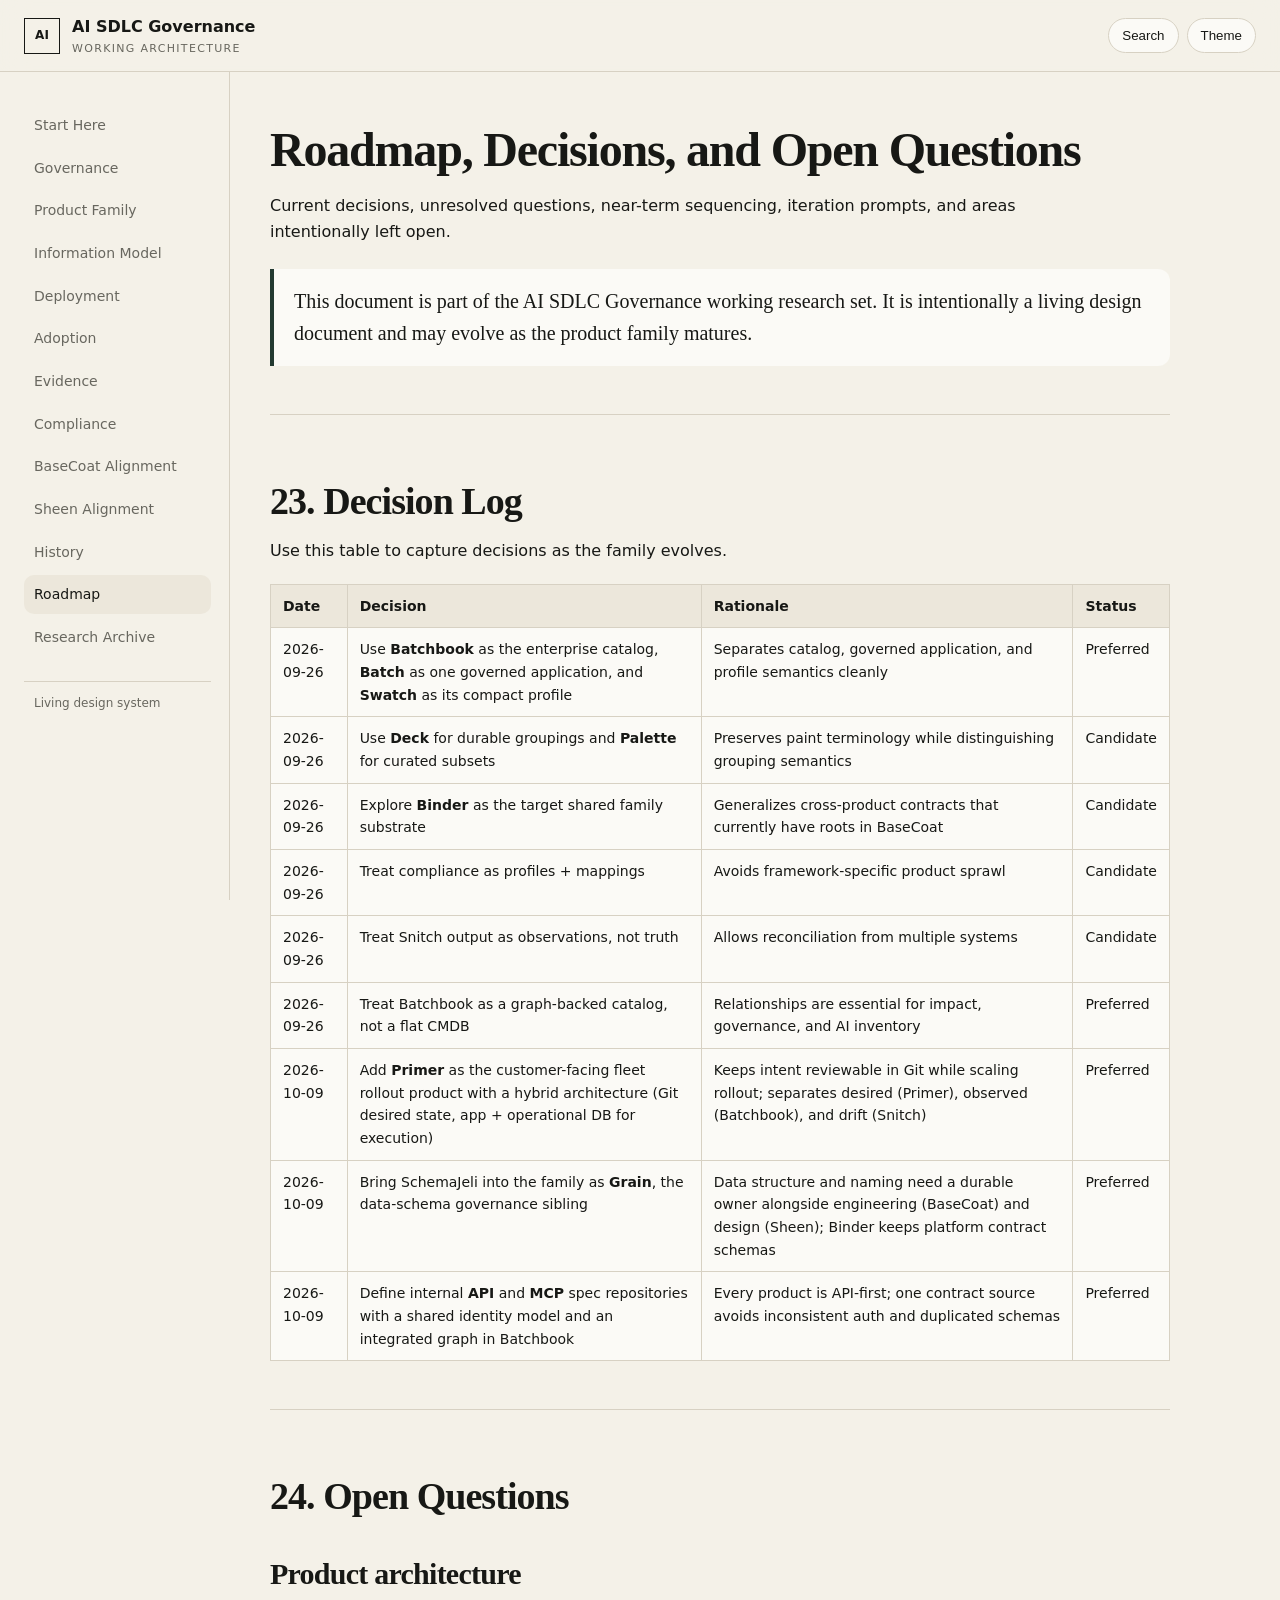
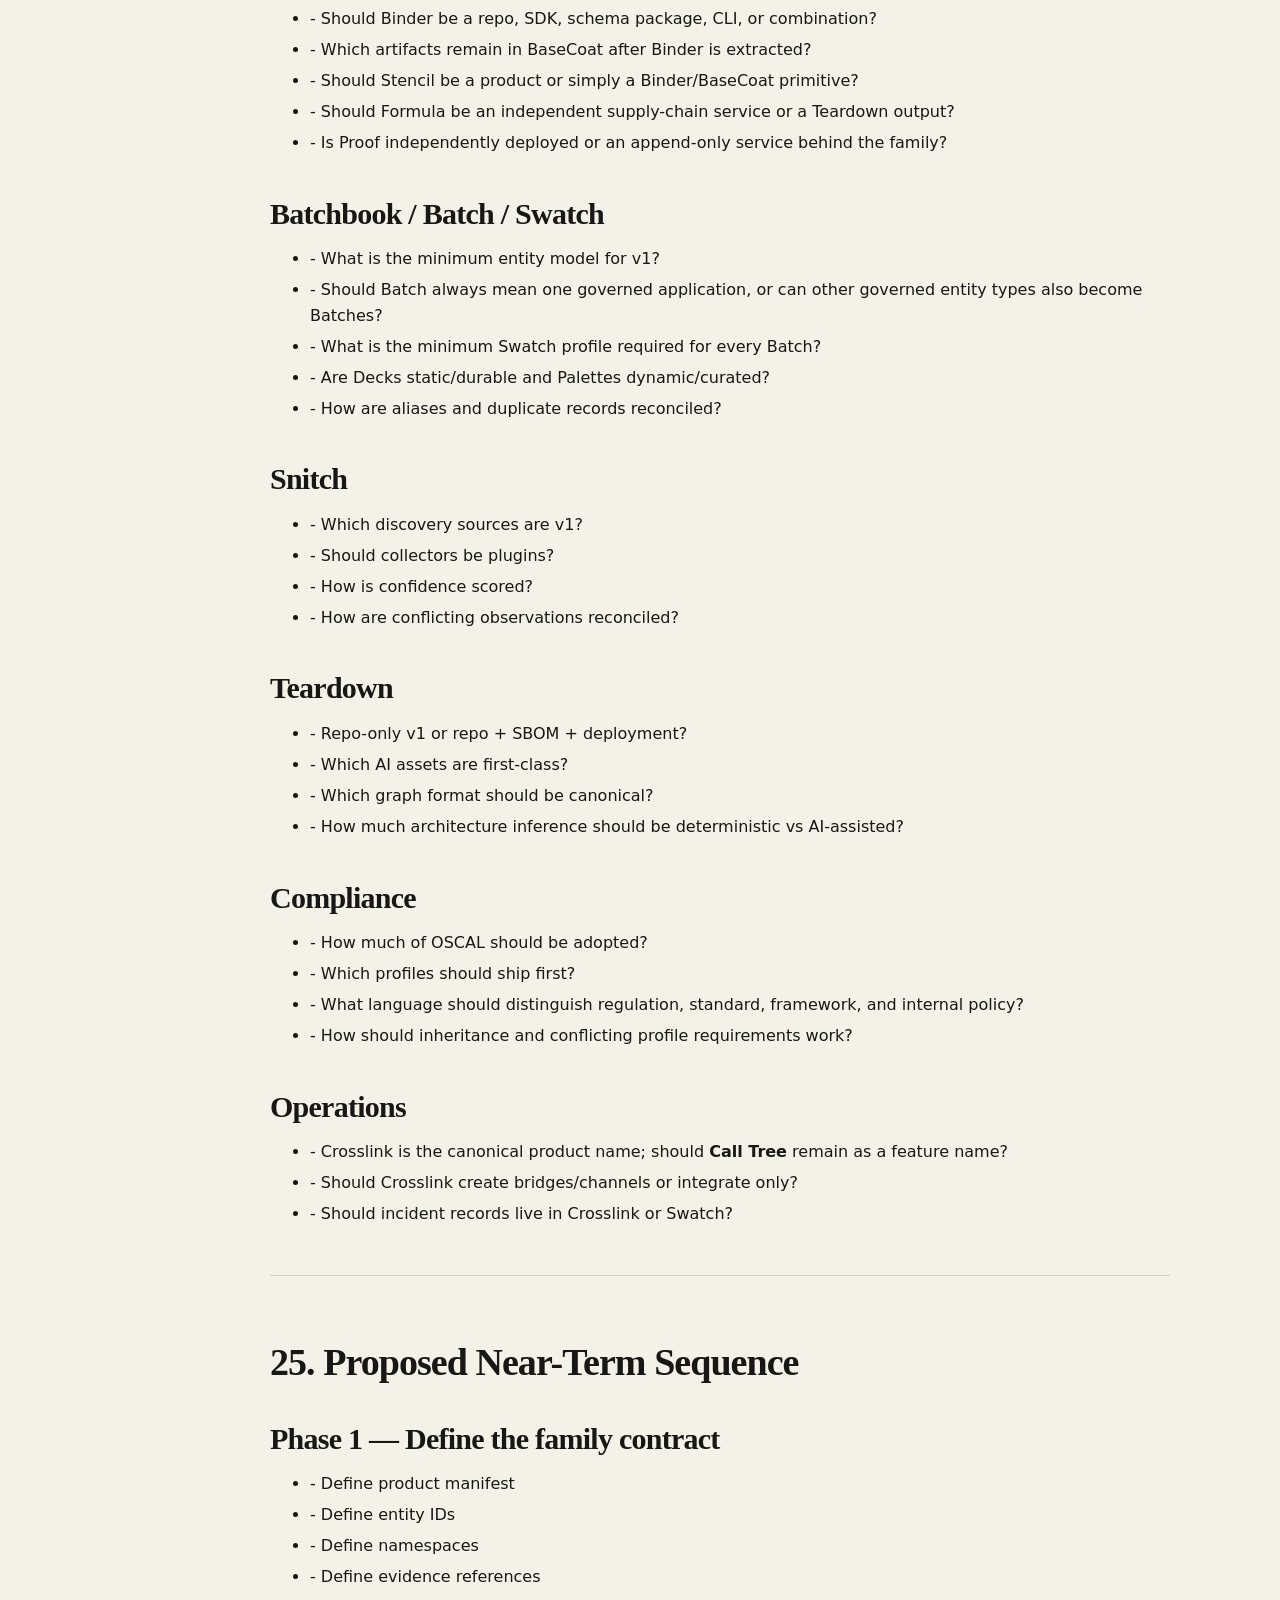
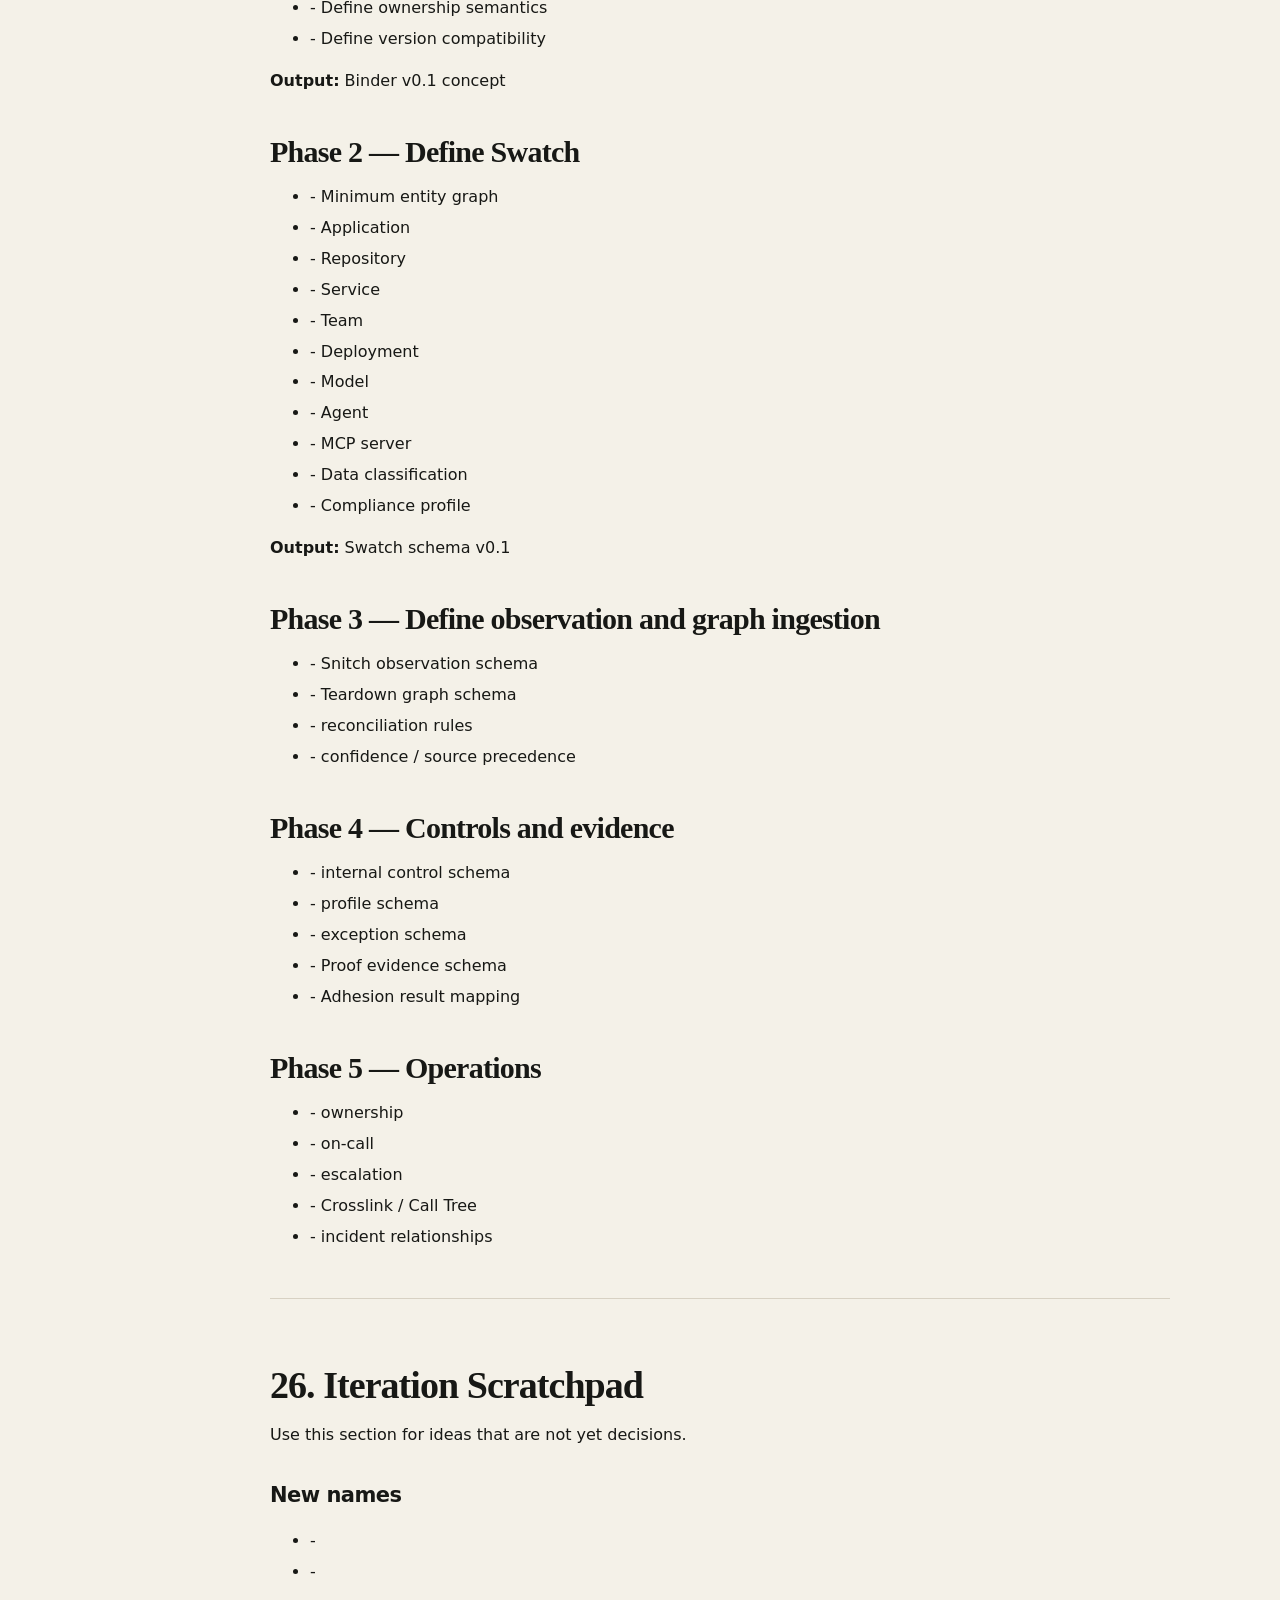
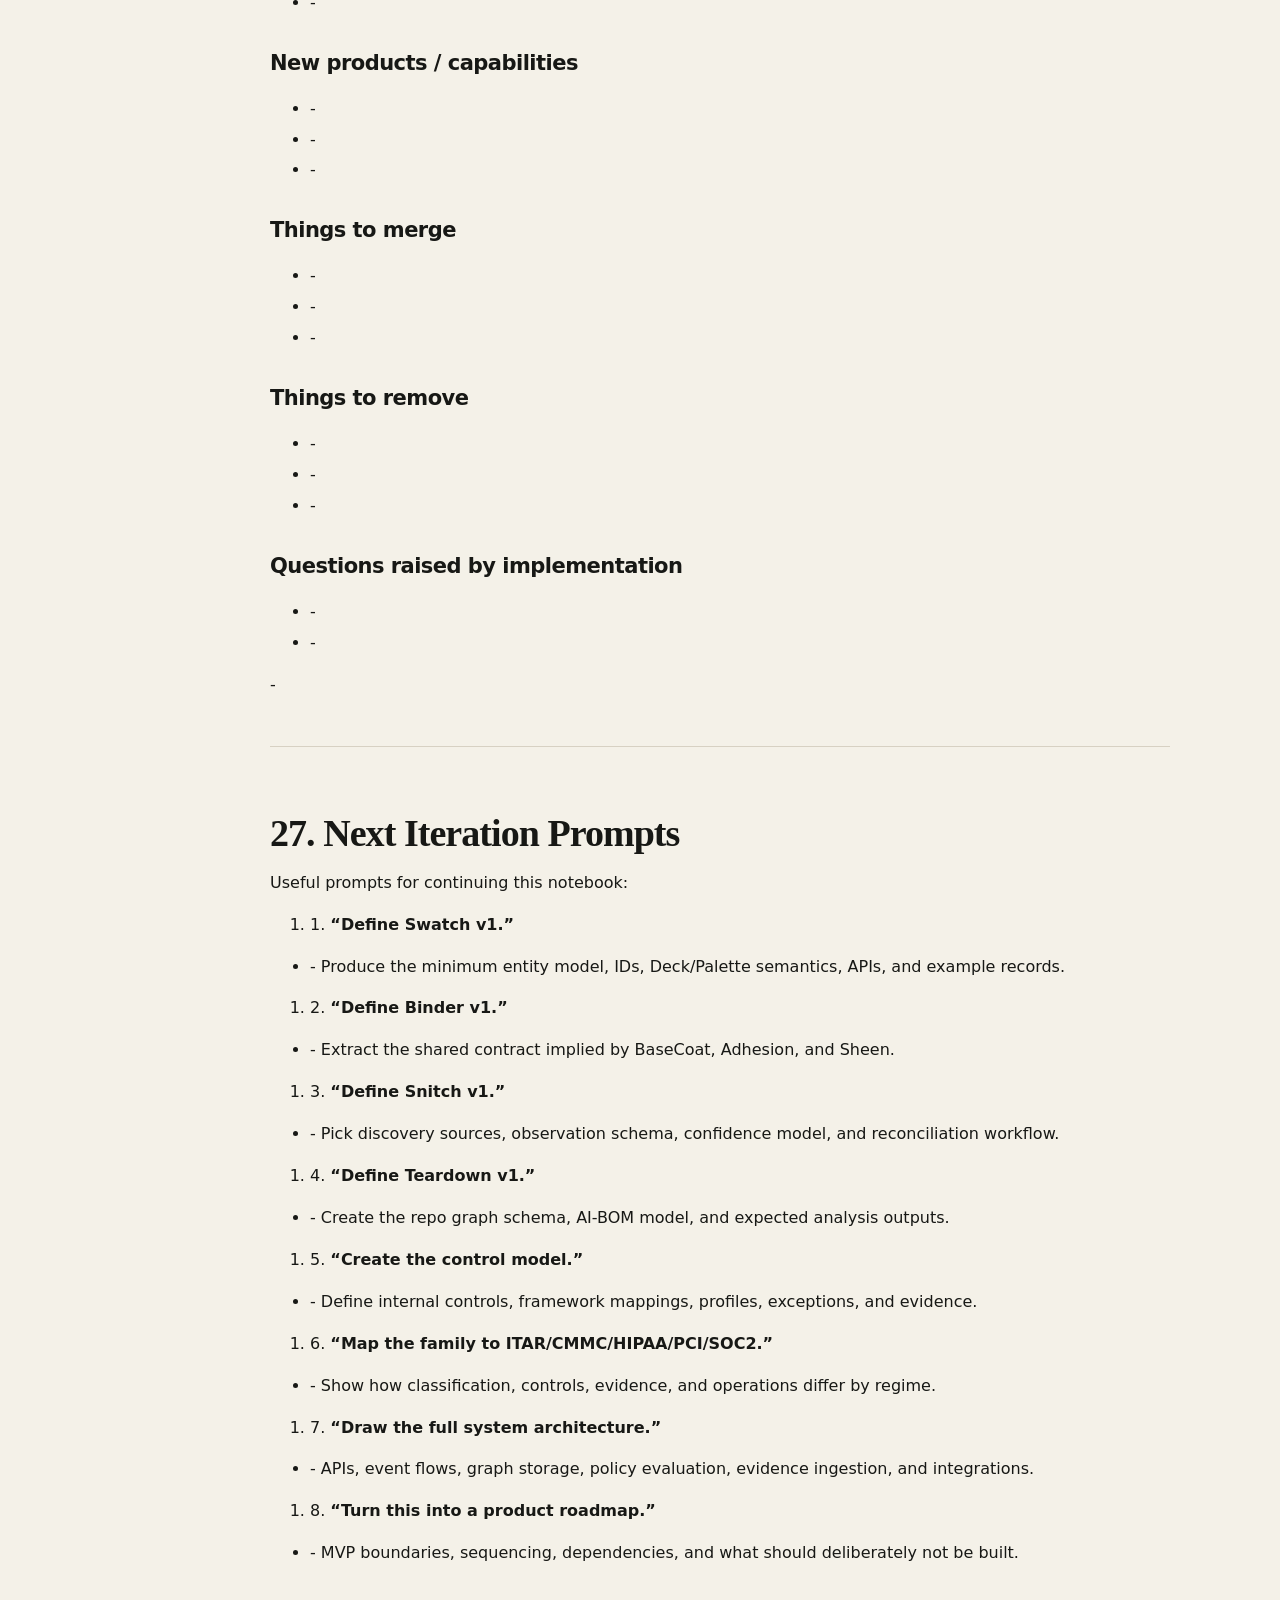
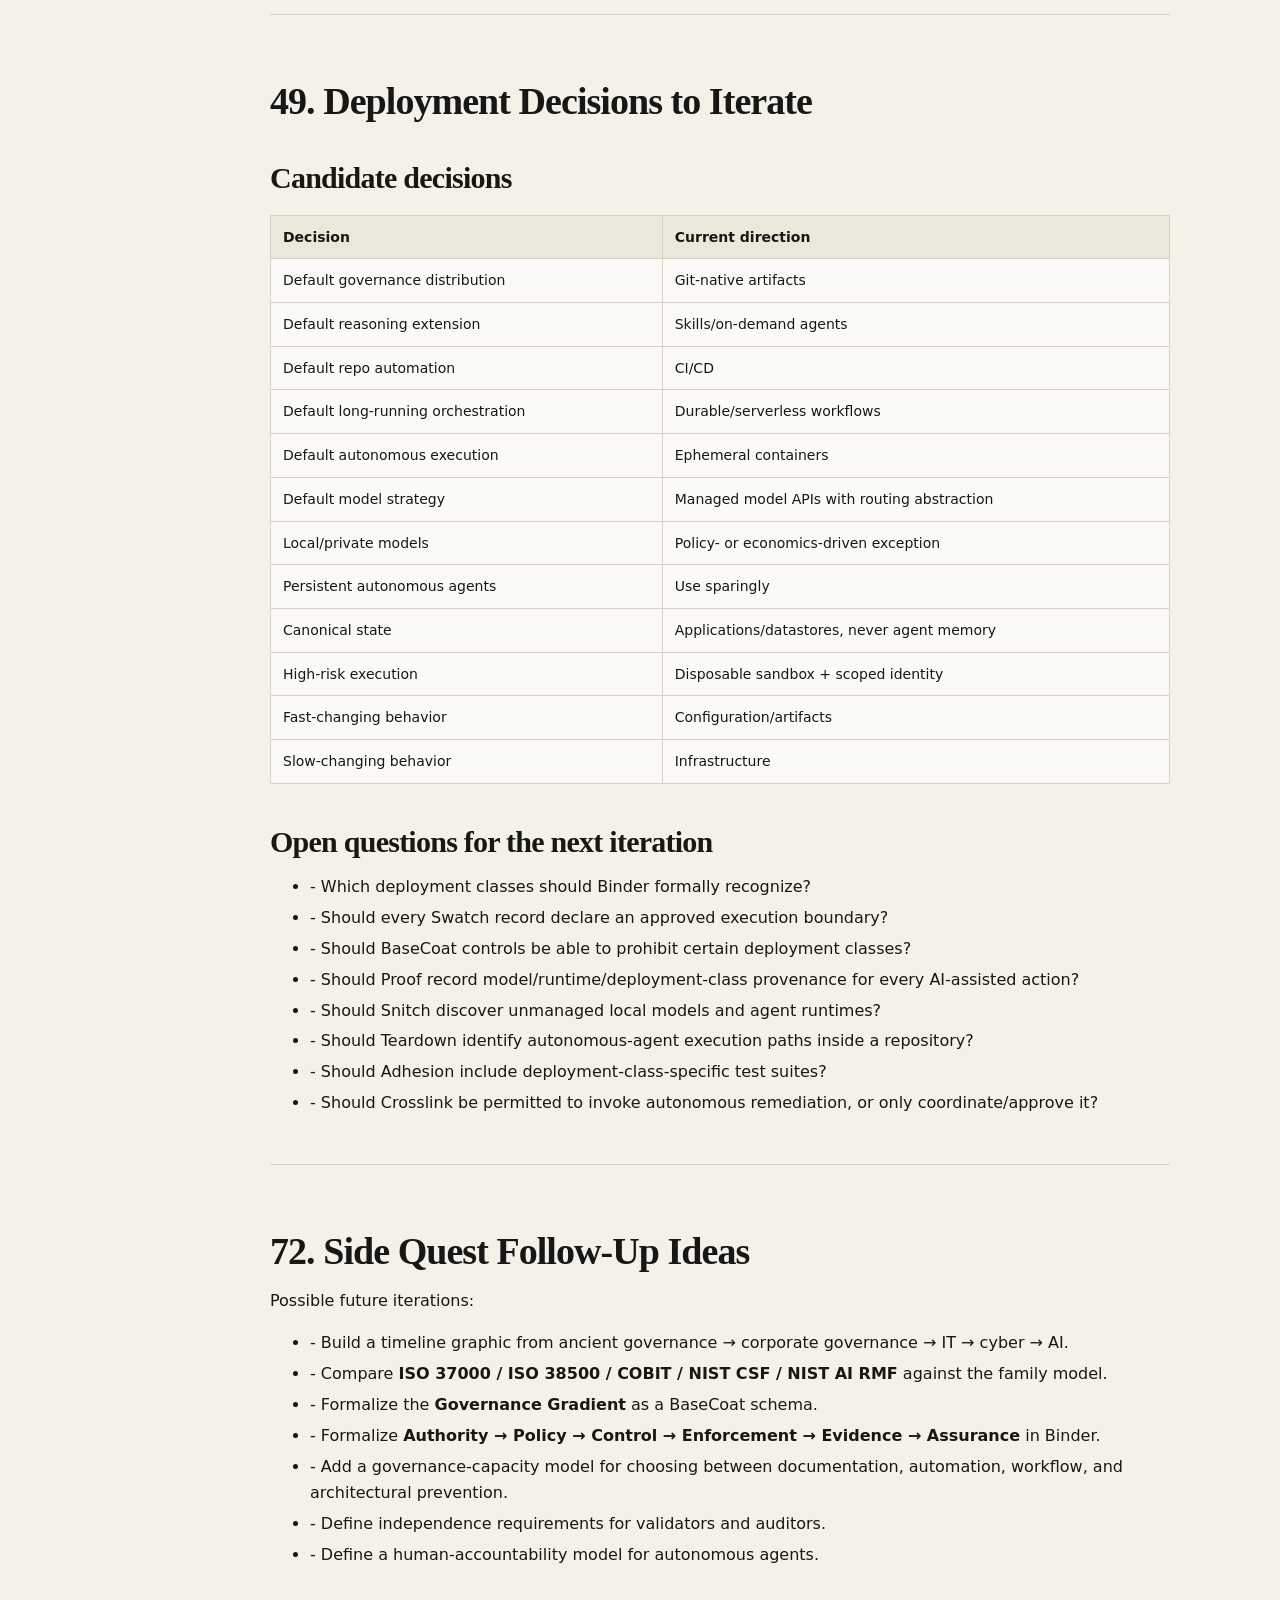
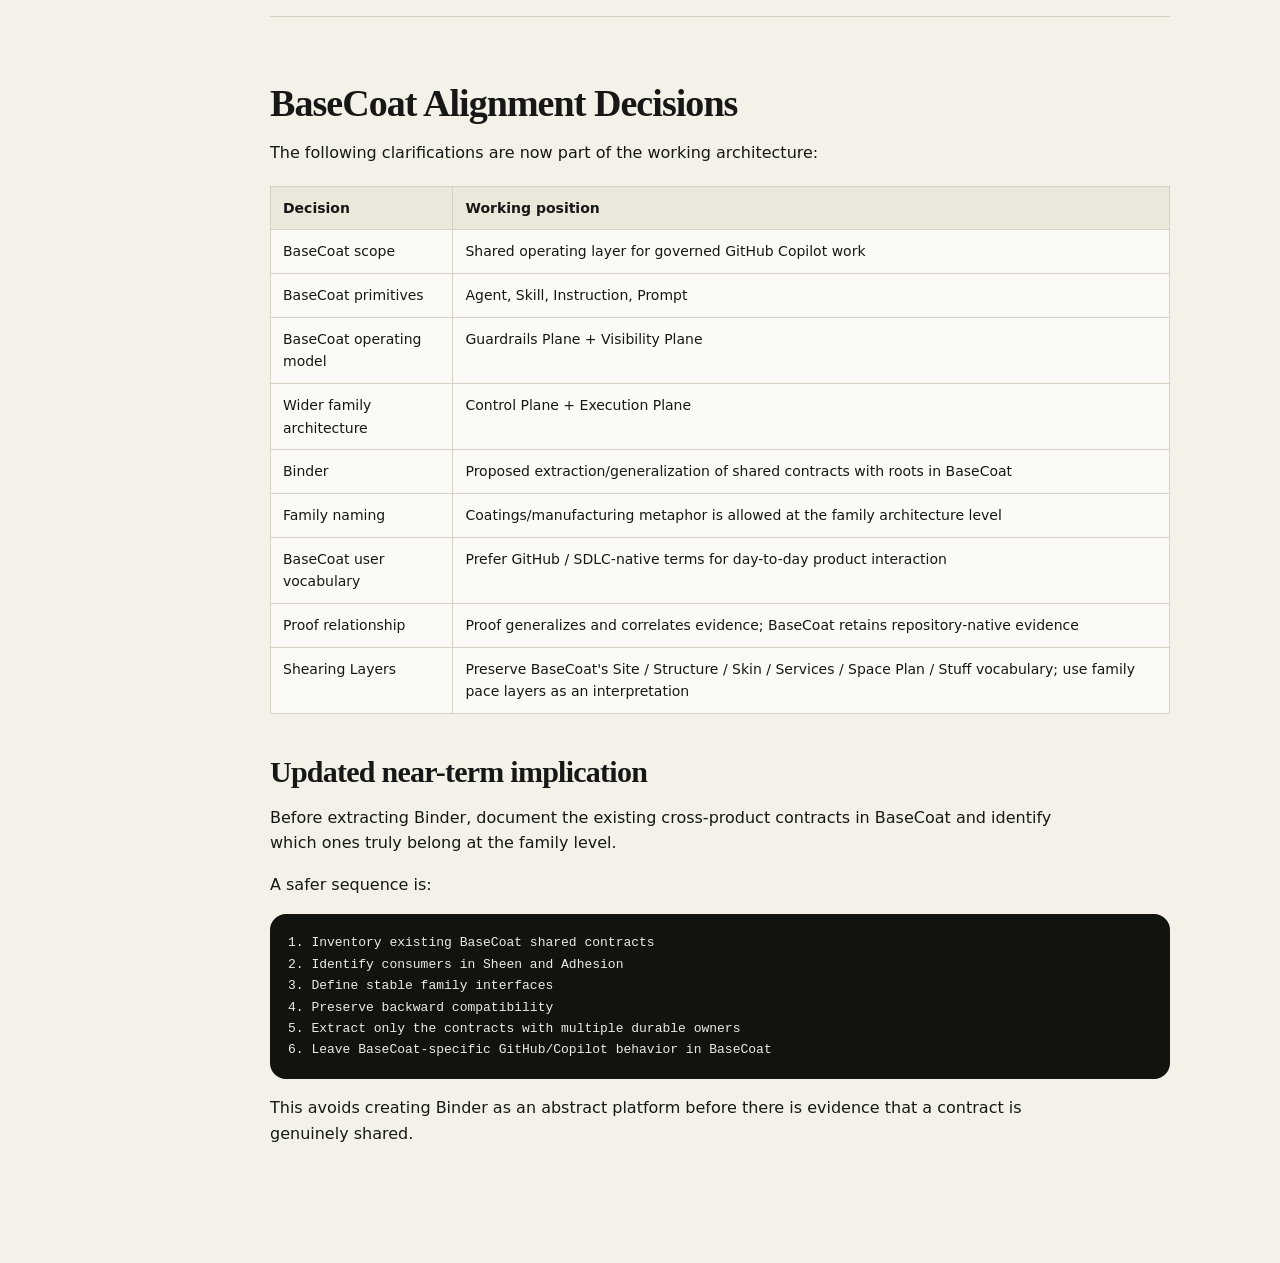
<file: site/roadmap.html>
<!doctype html><html lang="en"><head><meta charset="utf-8"><meta name="viewport" content="width=device-width,initial-scale=1"><title>Roadmap &amp; Decisions · AI SDLC Governance</title><link rel="stylesheet" href="styles.css"></head>
<body data-page="roadmap"><header class="topbar"><a class="brand" href="index.html"><span class="brand-mark">AI</span><span><strong>AI SDLC Governance</strong><small>working architecture</small></span></a><div class="top-actions"><button id="searchButton">Search</button><button id="themeButton">Theme</button></div></header>
<div class="shell"><aside class="sidebar"><nav><a class="nav-link" data-page="home" href="index.html">Start Here</a>
<a class="nav-link" data-page="governance" href="governance.html">Governance</a>
<a class="nav-link" data-page="family" href="family.html">Product Family</a>
<a class="nav-link" data-page="information" href="information-model.html">Information Model</a>
<a class="nav-link" data-page="deployment" href="deployment.html">Deployment</a>
<a class="nav-link" data-page="adoption" href="adoption.html">Adoption</a>
<a class="nav-link" data-page="proof" href="proof.html">Evidence</a>
<a class="nav-link" data-page="compliance" href="compliance.html">Compliance</a>
<a class="nav-link" data-page="basecoat" href="basecoat.html">BaseCoat Alignment</a>
<a class="nav-link" data-page="sheen" href="sheen.html">Sheen Alignment</a>
<a class="nav-link" data-page="history" href="history.html">History</a>
<a class="nav-link" data-page="roadmap" href="roadmap.html">Roadmap</a>
<a class="nav-link" data-page="research" href="research.html">Research Archive</a></nav><div class="sidebar-note">Living design system</div></aside><main class="content"><article class="markdown-body"><h1 id='roadmap-decisions-and-open-questions'>Roadmap, Decisions, and Open Questions</h1>
<p>Current decisions, unresolved questions, near-term sequencing, iteration prompts, and areas intentionally left open.</p>
<blockquote>This document is part of the AI SDLC Governance working research set. It is intentionally a living design document and may evolve as the product family matures.</blockquote>
<hr>
<h1 id='23-decision-log'>23. Decision Log</h1>
<p>Use this table to capture decisions as the family evolves.</p>
<div class='table-wrap'><table><thead><tr><th>Date</th><th>Decision</th><th>Rationale</th><th>Status</th></tr></thead><tbody>
<tr><td>2026-09-26</td><td>Use <strong>Batchbook</strong> as the enterprise catalog, <strong>Batch</strong> as one governed application, and <strong>Swatch</strong> as its compact profile</td><td>Separates catalog, governed application, and profile semantics cleanly</td><td>Preferred</td></tr>
<tr><td>2026-09-26</td><td>Use <strong>Deck</strong> for durable groupings and <strong>Palette</strong> for curated subsets</td><td>Preserves paint terminology while distinguishing grouping semantics</td><td>Candidate</td></tr>
<tr><td>2026-09-26</td><td>Explore <strong>Binder</strong> as the target shared family substrate</td><td>Generalizes cross-product contracts that currently have roots in BaseCoat</td><td>Candidate</td></tr>
<tr><td>2026-09-26</td><td>Treat compliance as profiles + mappings</td><td>Avoids framework-specific product sprawl</td><td>Candidate</td></tr>
<tr><td>2026-09-26</td><td>Treat Snitch output as observations, not truth</td><td>Allows reconciliation from multiple systems</td><td>Candidate</td></tr>
<tr><td>2026-09-26</td><td>Treat Batchbook as a graph-backed catalog, not a flat CMDB</td><td>Relationships are essential for impact, governance, and AI inventory</td><td>Preferred</td></tr>
<tr><td>2026-10-09</td><td>Add <strong>Primer</strong> as the customer-facing fleet rollout product with a hybrid architecture (Git desired state, app + operational DB for execution)</td><td>Keeps intent reviewable in Git while scaling rollout; separates desired (Primer), observed (Batchbook), and drift (Snitch)</td><td>Preferred</td></tr>
<tr><td>2026-10-09</td><td>Bring SchemaJeli into the family as <strong>Grain</strong>, the data-schema governance sibling</td><td>Data structure and naming need a durable owner alongside engineering (BaseCoat) and design (Sheen); Binder keeps platform contract schemas</td><td>Preferred</td></tr>
<tr><td>2026-10-09</td><td>Define internal <strong>API</strong> and <strong>MCP</strong> spec repositories with a shared identity model and an integrated graph in Batchbook</td><td>Every product is API-first; one contract source avoids inconsistent auth and duplicated schemas</td><td>Preferred</td></tr>
</tbody></table></div>
<hr>
<h1 id='24-open-questions'>24. Open Questions</h1>
<h2 id='product-architecture'>Product architecture</h2>
<ul>
<li>- Should Binder be a repo, SDK, schema package, CLI, or combination?</li>
<li>- Which artifacts remain in BaseCoat after Binder is extracted?</li>
<li>- Should Stencil be a product or simply a Binder/BaseCoat primitive?</li>
<li>- Should Formula be an independent supply-chain service or a Teardown output?</li>
<li>- Is Proof independently deployed or an append-only service behind the family?</li>
</ul>
<h2 id='batchbook-batch-swatch'>Batchbook / Batch / Swatch</h2>
<ul>
<li>- What is the minimum entity model for v1?</li>
<li>- Should Batch always mean one governed application, or can other governed entity types also become Batches?</li>
<li>- What is the minimum Swatch profile required for every Batch?</li>
<li>- Are Decks static/durable and Palettes dynamic/curated?</li>
<li>- How are aliases and duplicate records reconciled?</li>
</ul>
<h2 id='snitch'>Snitch</h2>
<ul>
<li>- Which discovery sources are v1?</li>
<li>- Should collectors be plugins?</li>
<li>- How is confidence scored?</li>
<li>- How are conflicting observations reconciled?</li>
</ul>
<h2 id='teardown'>Teardown</h2>
<ul>
<li>- Repo-only v1 or repo + SBOM + deployment?</li>
<li>- Which AI assets are first-class?</li>
<li>- Which graph format should be canonical?</li>
<li>- How much architecture inference should be deterministic vs AI-assisted?</li>
</ul>
<h2 id='compliance'>Compliance</h2>
<ul>
<li>- How much of OSCAL should be adopted?</li>
<li>- Which profiles should ship first?</li>
<li>- What language should distinguish regulation, standard, framework, and internal policy?</li>
<li>- How should inheritance and conflicting profile requirements work?</li>
</ul>
<h2 id='operations'>Operations</h2>
<ul>
<li>- Crosslink is the canonical product name; should <strong>Call Tree</strong> remain as a feature name?</li>
<li>- Should Crosslink create bridges/channels or integrate only?</li>
<li>- Should incident records live in Crosslink or Swatch?</li>
</ul>
<hr>
<h1 id='25-proposed-near-term-sequence'>25. Proposed Near-Term Sequence</h1>
<h2 id='phase-1-define-the-family-contract'>Phase 1 — Define the family contract</h2>
<ul>
<li>- Define product manifest</li>
<li>- Define entity IDs</li>
<li>- Define namespaces</li>
<li>- Define evidence references</li>
<li>- Define ownership semantics</li>
<li>- Define version compatibility</li>
</ul>
<p><strong>Output:</strong> Binder v0.1 concept</p>
<h2 id='phase-2-define-swatch'>Phase 2 — Define Swatch</h2>
<ul>
<li>- Minimum entity graph</li>
<li>- Application</li>
<li>- Repository</li>
<li>- Service</li>
<li>- Team</li>
<li>- Deployment</li>
<li>- Model</li>
<li>- Agent</li>
<li>- MCP server</li>
<li>- Data classification</li>
<li>- Compliance profile</li>
</ul>
<p><strong>Output:</strong> Swatch schema v0.1</p>
<h2 id='phase-3-define-observation-and-graph-ingestion'>Phase 3 — Define observation and graph ingestion</h2>
<ul>
<li>- Snitch observation schema</li>
<li>- Teardown graph schema</li>
<li>- reconciliation rules</li>
<li>- confidence / source precedence</li>
</ul>
<h2 id='phase-4-controls-and-evidence'>Phase 4 — Controls and evidence</h2>
<ul>
<li>- internal control schema</li>
<li>- profile schema</li>
<li>- exception schema</li>
<li>- Proof evidence schema</li>
<li>- Adhesion result mapping</li>
</ul>
<h2 id='phase-5-operations'>Phase 5 — Operations</h2>
<ul>
<li>- ownership</li>
<li>- on-call</li>
<li>- escalation</li>
<li>- Crosslink / Call Tree</li>
<li>- incident relationships</li>
</ul>
<hr>
<h1 id='26-iteration-scratchpad'>26. Iteration Scratchpad</h1>
<p>Use this section for ideas that are not yet decisions.</p>
<h3 id='new-names'>New names</h3>
<ul>
<li>- </li>
<li>- </li>
<li>- </li>
</ul>
<h3 id='new-products-capabilities'>New products / capabilities</h3>
<ul>
<li>- </li>
<li>- </li>
<li>- </li>
</ul>
<h3 id='things-to-merge'>Things to merge</h3>
<ul>
<li>- </li>
<li>- </li>
<li>- </li>
</ul>
<h3 id='things-to-remove'>Things to remove</h3>
<ul>
<li>- </li>
<li>- </li>
<li>- </li>
</ul>
<h3 id='questions-raised-by-implementation'>Questions raised by implementation</h3>
<ul>
<li>- </li>
<li>- </li>
</ul>
<p>-</p>
<hr>
<h1 id='27-next-iteration-prompts'>27. Next Iteration Prompts</h1>
<p>Useful prompts for continuing this notebook:</p>
<ol>
<li>1. <strong>“Define Swatch v1.”</strong></li>
</ol>
<ul>
<li>   - Produce the minimum entity model, IDs, Deck/Palette semantics, APIs, and example records.</li>
</ul>
<ol>
<li>2. <strong>“Define Binder v1.”</strong></li>
</ol>
<ul>
<li>   - Extract the shared contract implied by BaseCoat, Adhesion, and Sheen.</li>
</ul>
<ol>
<li>3. <strong>“Define Snitch v1.”</strong></li>
</ol>
<ul>
<li>   - Pick discovery sources, observation schema, confidence model, and reconciliation workflow.</li>
</ul>
<ol>
<li>4. <strong>“Define Teardown v1.”</strong></li>
</ol>
<ul>
<li>   - Create the repo graph schema, AI-BOM model, and expected analysis outputs.</li>
</ul>
<ol>
<li>5. <strong>“Create the control model.”</strong></li>
</ol>
<ul>
<li>   - Define internal controls, framework mappings, profiles, exceptions, and evidence.</li>
</ul>
<ol>
<li>6. <strong>“Map the family to ITAR/CMMC/HIPAA/PCI/SOC2.”</strong></li>
</ol>
<ul>
<li>   - Show how classification, controls, evidence, and operations differ by regime.</li>
</ul>
<ol>
<li>7. <strong>“Draw the full system architecture.”</strong></li>
</ol>
<ul>
<li>   - APIs, event flows, graph storage, policy evaluation, evidence ingestion, and integrations.</li>
</ul>
<ol>
<li>8. <strong>“Turn this into a product roadmap.”</strong></li>
</ol>
<ul>
<li>   - MVP boundaries, sequencing, dependencies, and what should deliberately not be built.</li>
</ul>
<hr>
<h1 id='49-deployment-decisions-to-iterate'>49. Deployment Decisions to Iterate</h1>
<h2 id='candidate-decisions'>Candidate decisions</h2>
<div class='table-wrap'><table><thead><tr><th>Decision</th><th>Current direction</th></tr></thead><tbody>
<tr><td>Default governance distribution</td><td>Git-native artifacts</td></tr>
<tr><td>Default reasoning extension</td><td>Skills/on-demand agents</td></tr>
<tr><td>Default repo automation</td><td>CI/CD</td></tr>
<tr><td>Default long-running orchestration</td><td>Durable/serverless workflows</td></tr>
<tr><td>Default autonomous execution</td><td>Ephemeral containers</td></tr>
<tr><td>Default model strategy</td><td>Managed model APIs with routing abstraction</td></tr>
<tr><td>Local/private models</td><td>Policy- or economics-driven exception</td></tr>
<tr><td>Persistent autonomous agents</td><td>Use sparingly</td></tr>
<tr><td>Canonical state</td><td>Applications/datastores, never agent memory</td></tr>
<tr><td>High-risk execution</td><td>Disposable sandbox + scoped identity</td></tr>
<tr><td>Fast-changing behavior</td><td>Configuration/artifacts</td></tr>
<tr><td>Slow-changing behavior</td><td>Infrastructure</td></tr>
</tbody></table></div>
<h2 id='open-questions-for-the-next-iteration'>Open questions for the next iteration</h2>
<ul>
<li>- Which deployment classes should Binder formally recognize?</li>
<li>- Should every Swatch record declare an approved execution boundary?</li>
<li>- Should BaseCoat controls be able to prohibit certain deployment classes?</li>
<li>- Should Proof record model/runtime/deployment-class provenance for every AI-assisted action?</li>
<li>- Should Snitch discover unmanaged local models and agent runtimes?</li>
<li>- Should Teardown identify autonomous-agent execution paths inside a repository?</li>
<li>- Should Adhesion include deployment-class-specific test suites?</li>
<li>- Should Crosslink be permitted to invoke autonomous remediation, or only coordinate/approve it?</li>
</ul>
<hr>
<h1 id='72-side-quest-follow-up-ideas'>72. Side Quest Follow-Up Ideas</h1>
<p>Possible future iterations:</p>
<ul>
<li>- Build a timeline graphic from ancient governance → corporate governance → IT → cyber → AI.</li>
<li>- Compare <strong>ISO 37000 / ISO 38500 / COBIT / NIST CSF / NIST AI RMF</strong> against the family model.</li>
<li>- Formalize the <strong>Governance Gradient</strong> as a BaseCoat schema.</li>
<li>- Formalize <strong>Authority → Policy → Control → Enforcement → Evidence → Assurance</strong> in Binder.</li>
<li>- Add a governance-capacity model for choosing between documentation, automation, workflow, and architectural prevention.</li>
<li>- Define independence requirements for validators and auditors.</li>
<li>- Define a human-accountability model for autonomous agents.</li>
</ul>
<hr>
<h1 id='basecoat-alignment-decisions'>BaseCoat Alignment Decisions</h1>
<p>The following clarifications are now part of the working architecture:</p>
<div class='table-wrap'><table><thead><tr><th>Decision</th><th>Working position</th></tr></thead><tbody>
<tr><td>BaseCoat scope</td><td>Shared operating layer for governed GitHub Copilot work</td></tr>
<tr><td>BaseCoat primitives</td><td>Agent, Skill, Instruction, Prompt</td></tr>
<tr><td>BaseCoat operating model</td><td>Guardrails Plane + Visibility Plane</td></tr>
<tr><td>Wider family architecture</td><td>Control Plane + Execution Plane</td></tr>
<tr><td>Binder</td><td>Proposed extraction/generalization of shared contracts with roots in BaseCoat</td></tr>
<tr><td>Family naming</td><td>Coatings/manufacturing metaphor is allowed at the family architecture level</td></tr>
<tr><td>BaseCoat user vocabulary</td><td>Prefer GitHub / SDLC-native terms for day-to-day product interaction</td></tr>
<tr><td>Proof relationship</td><td>Proof generalizes and correlates evidence; BaseCoat retains repository-native evidence</td></tr>
<tr><td>Shearing Layers</td><td>Preserve BaseCoat&#x27;s Site / Structure / Skin / Services / Space Plan / Stuff vocabulary; use family pace layers as an interpretation</td></tr>
</tbody></table></div>
<h2 id='updated-near-term-implication'>Updated near-term implication</h2>
<p>Before extracting Binder, document the existing cross-product contracts in BaseCoat and identify which ones truly belong at the family level.</p>
<p>A safer sequence is:</p>
<pre><code class="language-text">1. Inventory existing BaseCoat shared contracts
2. Identify consumers in Sheen and Adhesion
3. Define stable family interfaces
4. Preserve backward compatibility
5. Extract only the contracts with multiple durable owners
6. Leave BaseCoat-specific GitHub/Copilot behavior in BaseCoat</code></pre>
<p>This avoids creating Binder as an abstract platform before there is evidence that a contract is genuinely shared.</p></article></main></div>
<dialog id="searchDialog"><form method="dialog" class="search-panel"><div class="search-head"><strong>Search</strong><button value="close">Close</button></div><input id="searchInput" type="search" placeholder="Search governance, Batchbook, Proof, BaseCoat, Sheen…"><div id="searchResults" class="search-results"></div></form></dialog><script src="app.js"></script></body></html>
</file>
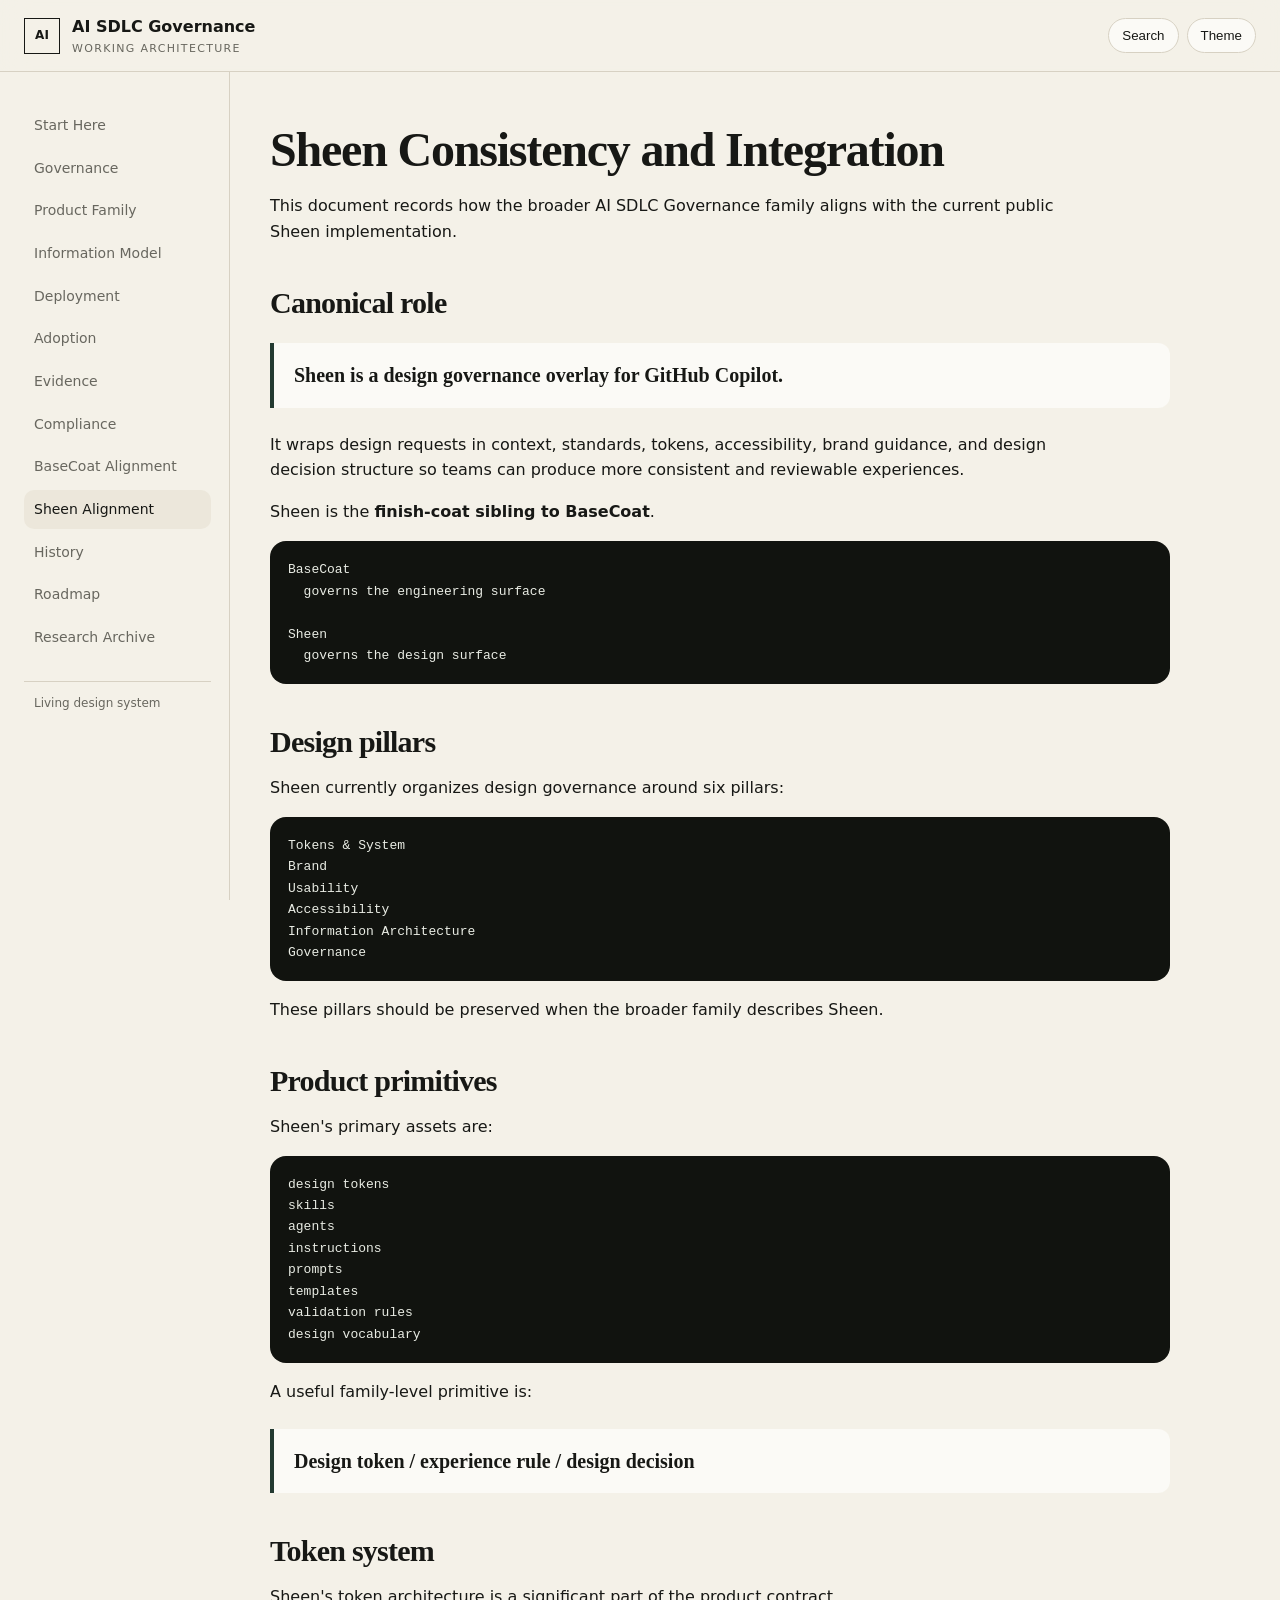
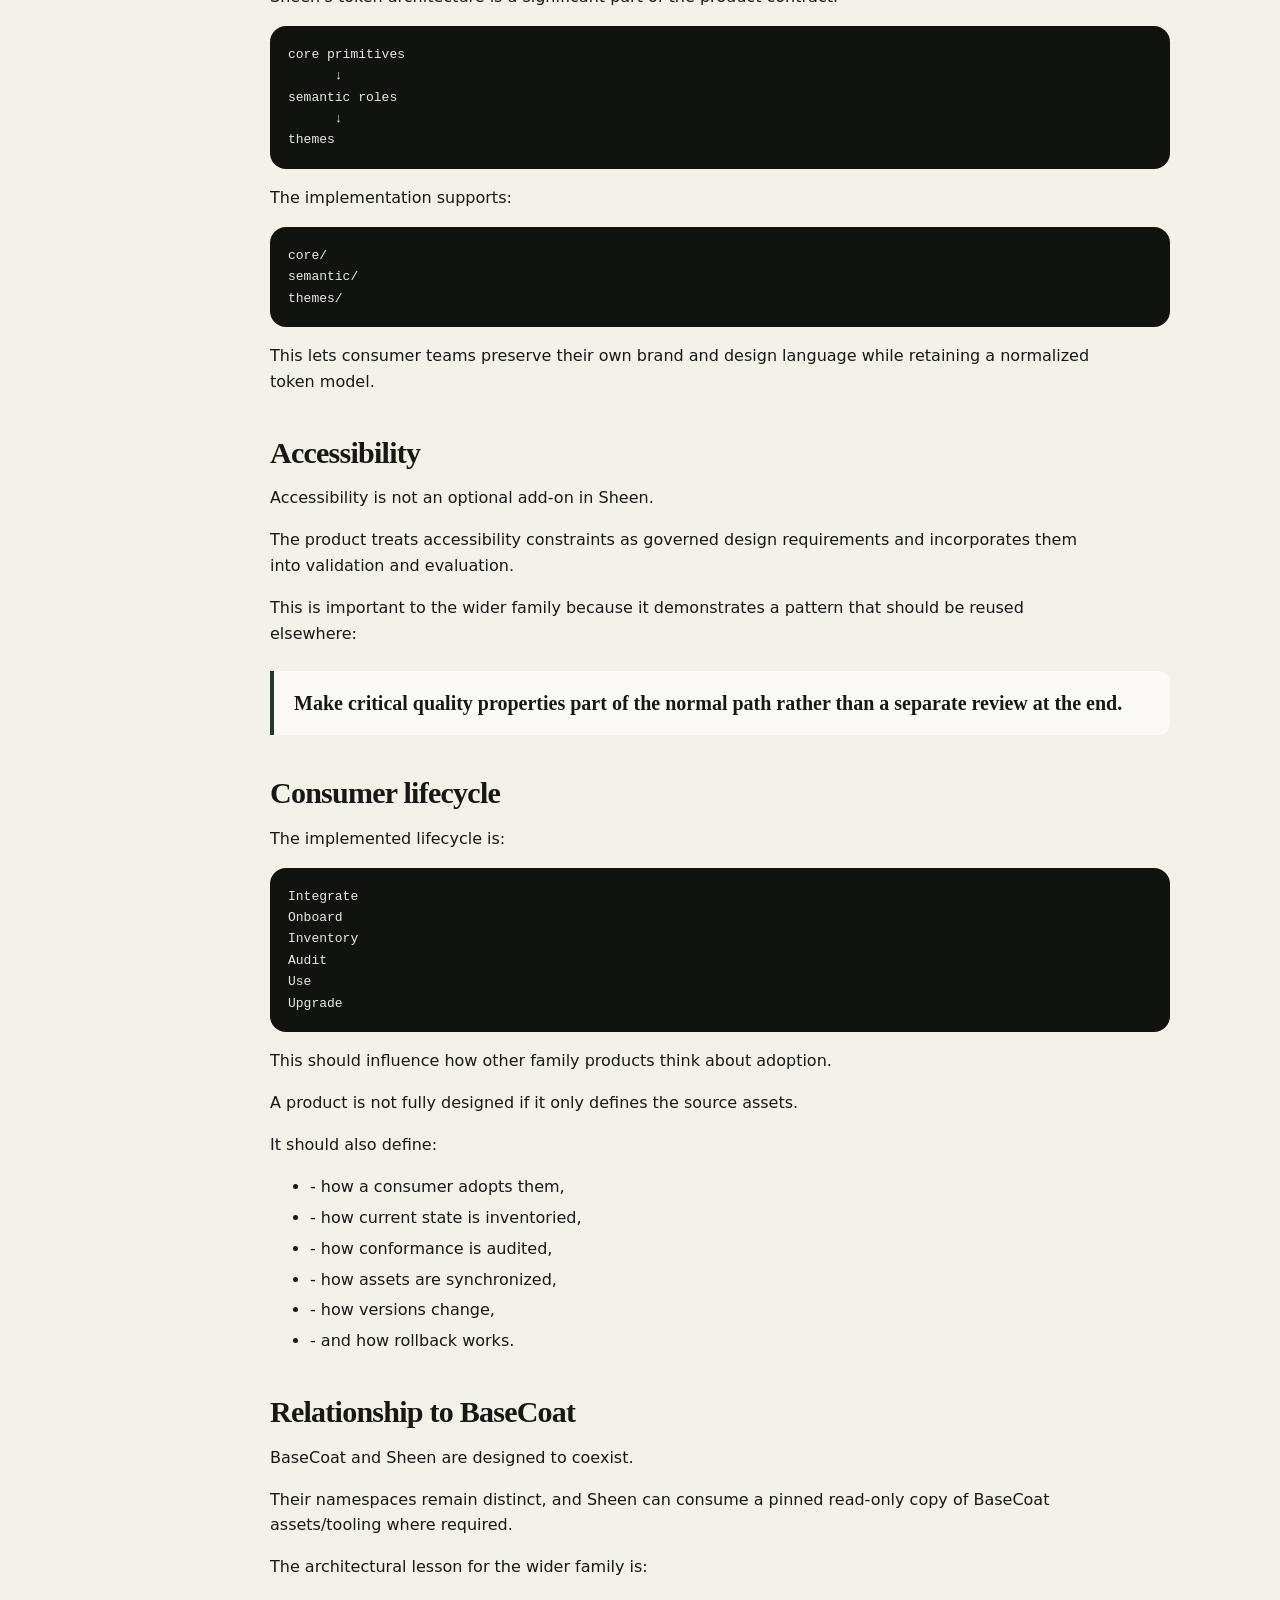
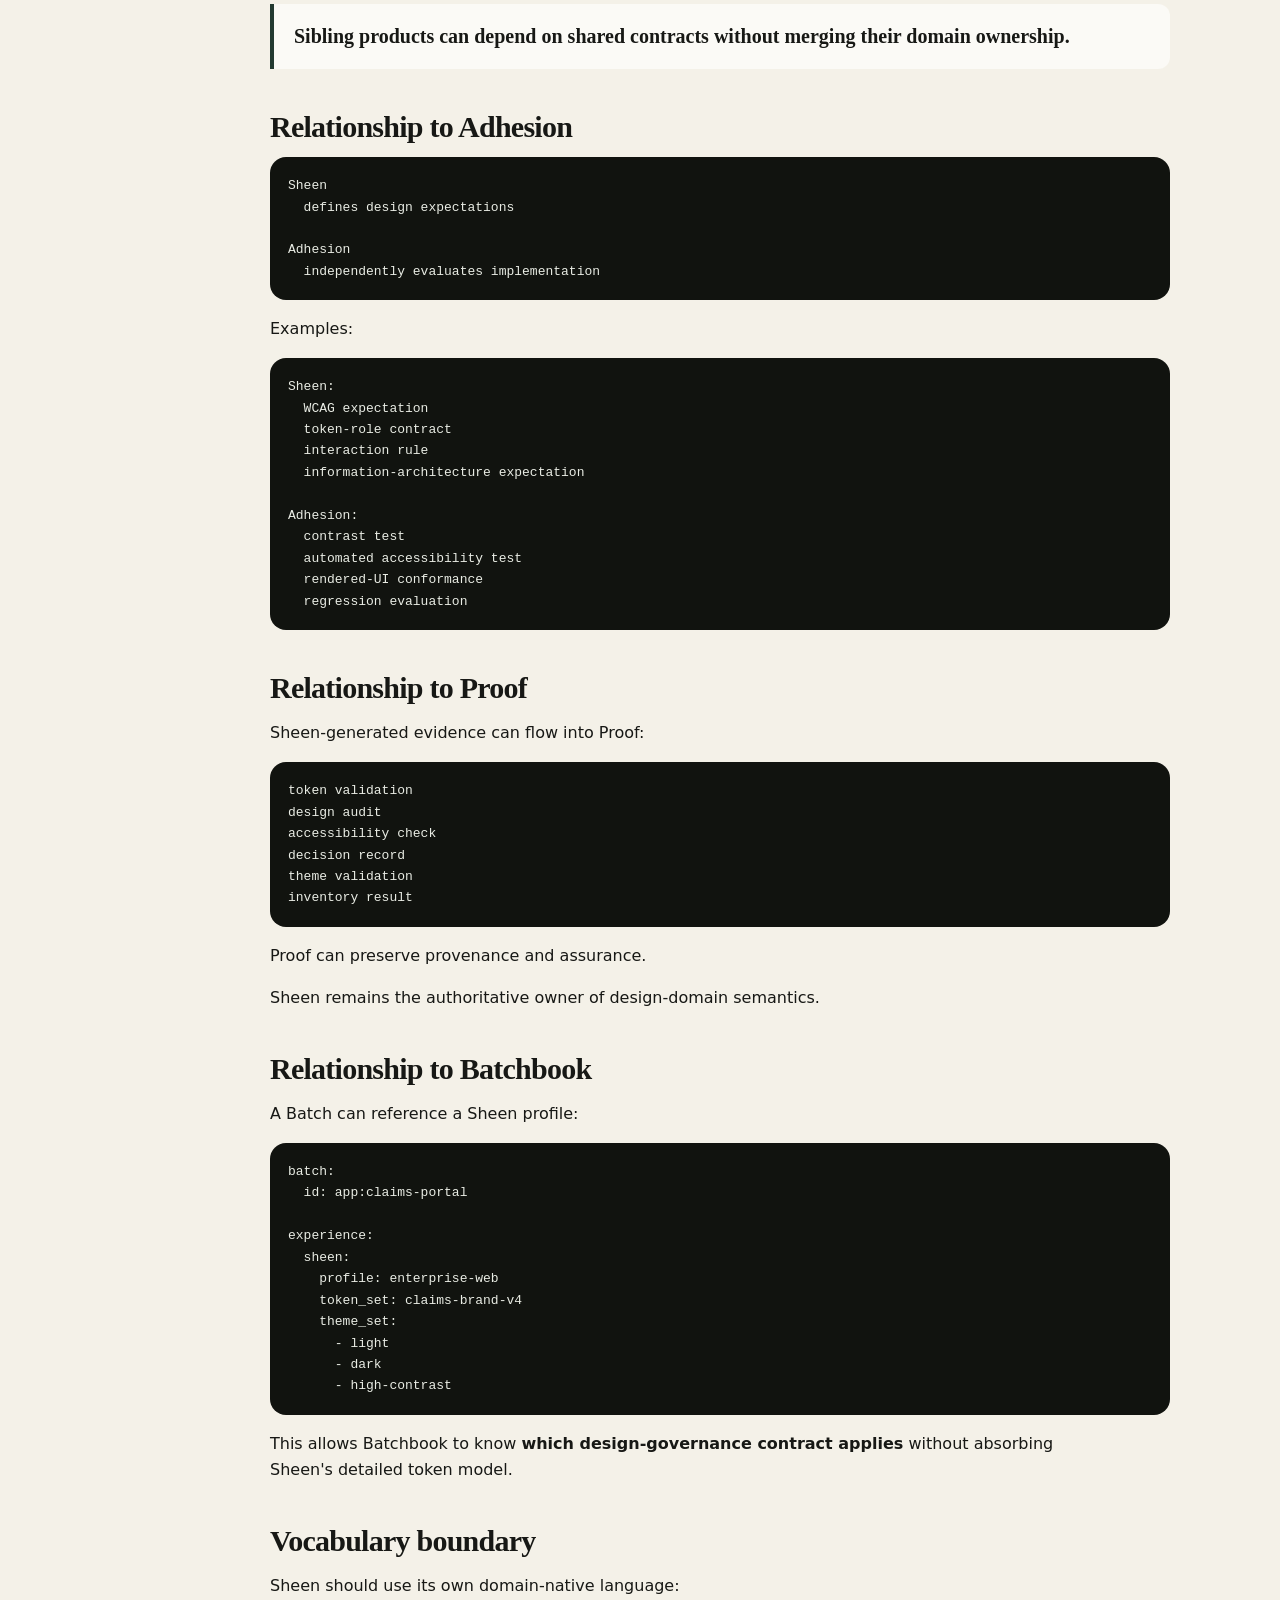
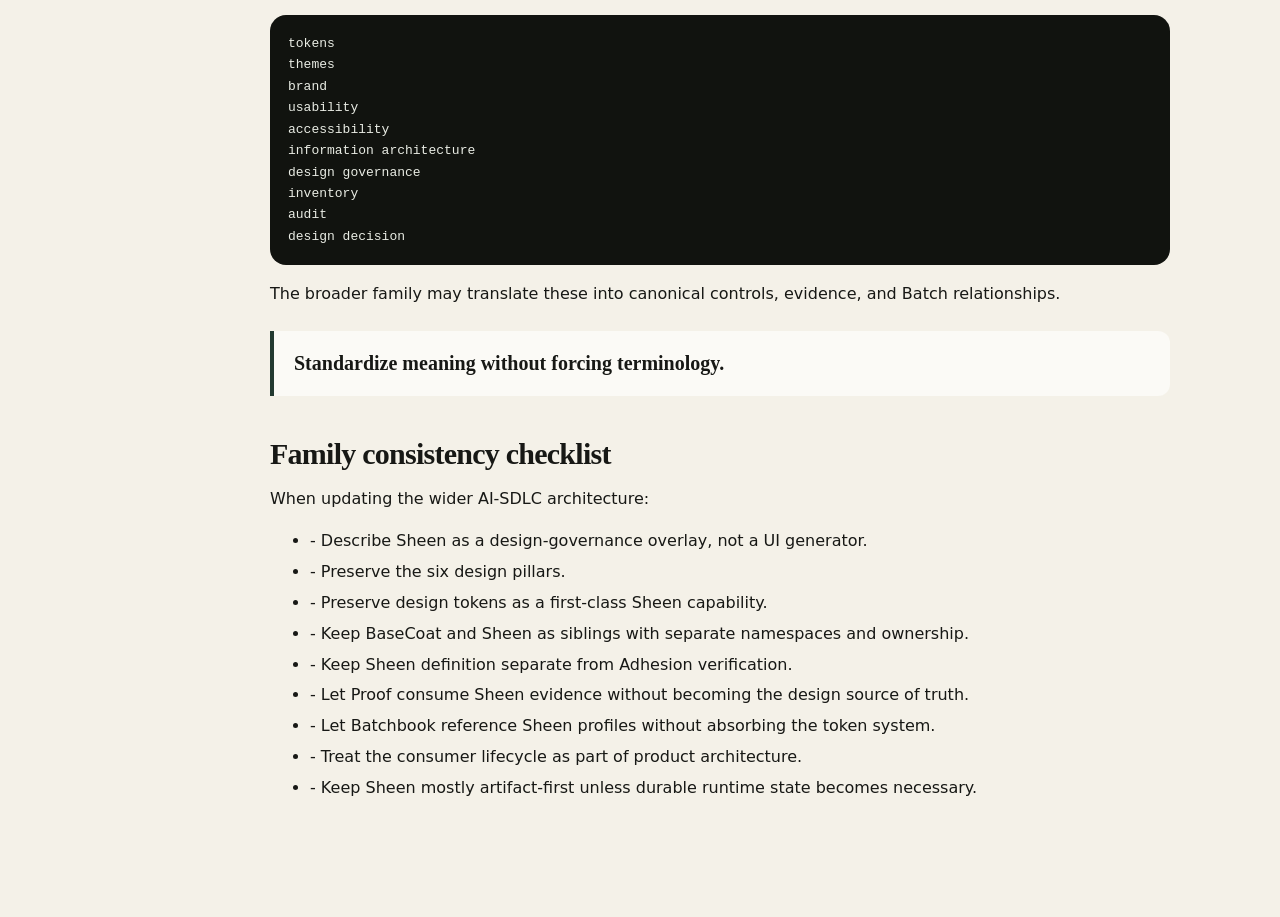
<file: site/sheen.html>
<!doctype html><html lang="en"><head><meta charset="utf-8"><meta name="viewport" content="width=device-width,initial-scale=1"><title>Sheen Consistency · AI SDLC Governance</title><link rel="stylesheet" href="styles.css"></head>
<body data-page="sheen"><header class="topbar"><a class="brand" href="index.html"><span class="brand-mark">AI</span><span><strong>AI SDLC Governance</strong><small>working architecture</small></span></a><div class="top-actions"><button id="searchButton">Search</button><button id="themeButton">Theme</button></div></header>
<div class="shell"><aside class="sidebar"><nav><a class="nav-link" data-page="home" href="index.html">Start Here</a>
<a class="nav-link" data-page="governance" href="governance.html">Governance</a>
<a class="nav-link" data-page="family" href="family.html">Product Family</a>
<a class="nav-link" data-page="information" href="information-model.html">Information Model</a>
<a class="nav-link" data-page="deployment" href="deployment.html">Deployment</a>
<a class="nav-link" data-page="adoption" href="adoption.html">Adoption</a>
<a class="nav-link" data-page="proof" href="proof.html">Evidence</a>
<a class="nav-link" data-page="compliance" href="compliance.html">Compliance</a>
<a class="nav-link" data-page="basecoat" href="basecoat.html">BaseCoat Alignment</a>
<a class="nav-link" data-page="sheen" href="sheen.html">Sheen Alignment</a>
<a class="nav-link" data-page="history" href="history.html">History</a>
<a class="nav-link" data-page="roadmap" href="roadmap.html">Roadmap</a>
<a class="nav-link" data-page="research" href="research.html">Research Archive</a></nav><div class="sidebar-note">Living design system</div></aside><main class="content"><article class="markdown-body"><h1 id='sheen-consistency-and-integration'>Sheen Consistency and Integration</h1>
<p>This document records how the broader AI SDLC Governance family aligns with the current public Sheen implementation.</p>
<h2 id='canonical-role'>Canonical role</h2>
<blockquote><strong>Sheen is a design governance overlay for GitHub Copilot.</strong></blockquote>
<p>It wraps design requests in context, standards, tokens, accessibility, brand guidance, and design decision structure so teams can produce more consistent and reviewable experiences.</p>
<p>Sheen is the <strong>finish-coat sibling to BaseCoat</strong>.</p>
<pre><code class="language-text">BaseCoat
  governs the engineering surface

Sheen
  governs the design surface</code></pre>
<h2 id='design-pillars'>Design pillars</h2>
<p>Sheen currently organizes design governance around six pillars:</p>
<pre><code class="language-text">Tokens &amp; System
Brand
Usability
Accessibility
Information Architecture
Governance</code></pre>
<p>These pillars should be preserved when the broader family describes Sheen.</p>
<h2 id='product-primitives'>Product primitives</h2>
<p>Sheen&#x27;s primary assets are:</p>
<pre><code class="language-text">design tokens
skills
agents
instructions
prompts
templates
validation rules
design vocabulary</code></pre>
<p>A useful family-level primitive is:</p>
<blockquote><strong>Design token / experience rule / design decision</strong></blockquote>
<h2 id='token-system'>Token system</h2>
<p>Sheen&#x27;s token architecture is a significant part of the product contract.</p>
<pre><code class="language-text">core primitives
      ↓
semantic roles
      ↓
themes</code></pre>
<p>The implementation supports:</p>
<pre><code class="language-text">core/
semantic/
themes/</code></pre>
<p>This lets consumer teams preserve their own brand and design language while retaining a normalized token model.</p>
<h2 id='accessibility'>Accessibility</h2>
<p>Accessibility is not an optional add-on in Sheen.</p>
<p>The product treats accessibility constraints as governed design requirements and incorporates them into validation and evaluation.</p>
<p>This is important to the wider family because it demonstrates a pattern that should be reused elsewhere:</p>
<blockquote><strong>Make critical quality properties part of the normal path rather than a separate review at the end.</strong></blockquote>
<h2 id='consumer-lifecycle'>Consumer lifecycle</h2>
<p>The implemented lifecycle is:</p>
<pre><code class="language-text">Integrate
Onboard
Inventory
Audit
Use
Upgrade</code></pre>
<p>This should influence how other family products think about adoption.</p>
<p>A product is not fully designed if it only defines the source assets.</p>
<p>It should also define:</p>
<ul>
<li>- how a consumer adopts them,</li>
<li>- how current state is inventoried,</li>
<li>- how conformance is audited,</li>
<li>- how assets are synchronized,</li>
<li>- how versions change,</li>
<li>- and how rollback works.</li>
</ul>
<h2 id='relationship-to-basecoat'>Relationship to BaseCoat</h2>
<p>BaseCoat and Sheen are designed to coexist.</p>
<p>Their namespaces remain distinct, and Sheen can consume a pinned read-only copy of BaseCoat assets/tooling where required.</p>
<p>The architectural lesson for the wider family is:</p>
<blockquote><strong>Sibling products can depend on shared contracts without merging their domain ownership.</strong></blockquote>
<h2 id='relationship-to-adhesion'>Relationship to Adhesion</h2>
<pre><code class="language-text">Sheen
  defines design expectations

Adhesion
  independently evaluates implementation</code></pre>
<p>Examples:</p>
<pre><code class="language-text">Sheen:
  WCAG expectation
  token-role contract
  interaction rule
  information-architecture expectation

Adhesion:
  contrast test
  automated accessibility test
  rendered-UI conformance
  regression evaluation</code></pre>
<h2 id='relationship-to-proof'>Relationship to Proof</h2>
<p>Sheen-generated evidence can flow into Proof:</p>
<pre><code class="language-text">token validation
design audit
accessibility check
decision record
theme validation
inventory result</code></pre>
<p>Proof can preserve provenance and assurance.</p>
<p>Sheen remains the authoritative owner of design-domain semantics.</p>
<h2 id='relationship-to-batchbook'>Relationship to Batchbook</h2>
<p>A Batch can reference a Sheen profile:</p>
<pre><code class="language-yaml">batch:
  id: app:claims-portal

experience:
  sheen:
    profile: enterprise-web
    token_set: claims-brand-v4
    theme_set:
      - light
      - dark
      - high-contrast</code></pre>
<p>This allows Batchbook to know <strong>which design-governance contract applies</strong> without absorbing Sheen&#x27;s detailed token model.</p>
<h2 id='vocabulary-boundary'>Vocabulary boundary</h2>
<p>Sheen should use its own domain-native language:</p>
<pre><code class="language-text">tokens
themes
brand
usability
accessibility
information architecture
design governance
inventory
audit
design decision</code></pre>
<p>The broader family may translate these into canonical controls, evidence, and Batch relationships.</p>
<blockquote><strong>Standardize meaning without forcing terminology.</strong></blockquote>
<h2 id='family-consistency-checklist'>Family consistency checklist</h2>
<p>When updating the wider AI-SDLC architecture:</p>
<ul>
<li>- Describe Sheen as a design-governance overlay, not a UI generator.</li>
<li>- Preserve the six design pillars.</li>
<li>- Preserve design tokens as a first-class Sheen capability.</li>
<li>- Keep BaseCoat and Sheen as siblings with separate namespaces and ownership.</li>
<li>- Keep Sheen definition separate from Adhesion verification.</li>
<li>- Let Proof consume Sheen evidence without becoming the design source of truth.</li>
<li>- Let Batchbook reference Sheen profiles without absorbing the token system.</li>
<li>- Treat the consumer lifecycle as part of product architecture.</li>
<li>- Keep Sheen mostly artifact-first unless durable runtime state becomes necessary.</li>
</ul></article></main></div>
<dialog id="searchDialog"><form method="dialog" class="search-panel"><div class="search-head"><strong>Search</strong><button value="close">Close</button></div><input id="searchInput" type="search" placeholder="Search governance, Batchbook, Proof, BaseCoat, Sheen…"><div id="searchResults" class="search-results"></div></form></dialog><script src="app.js"></script></body></html>
</file>
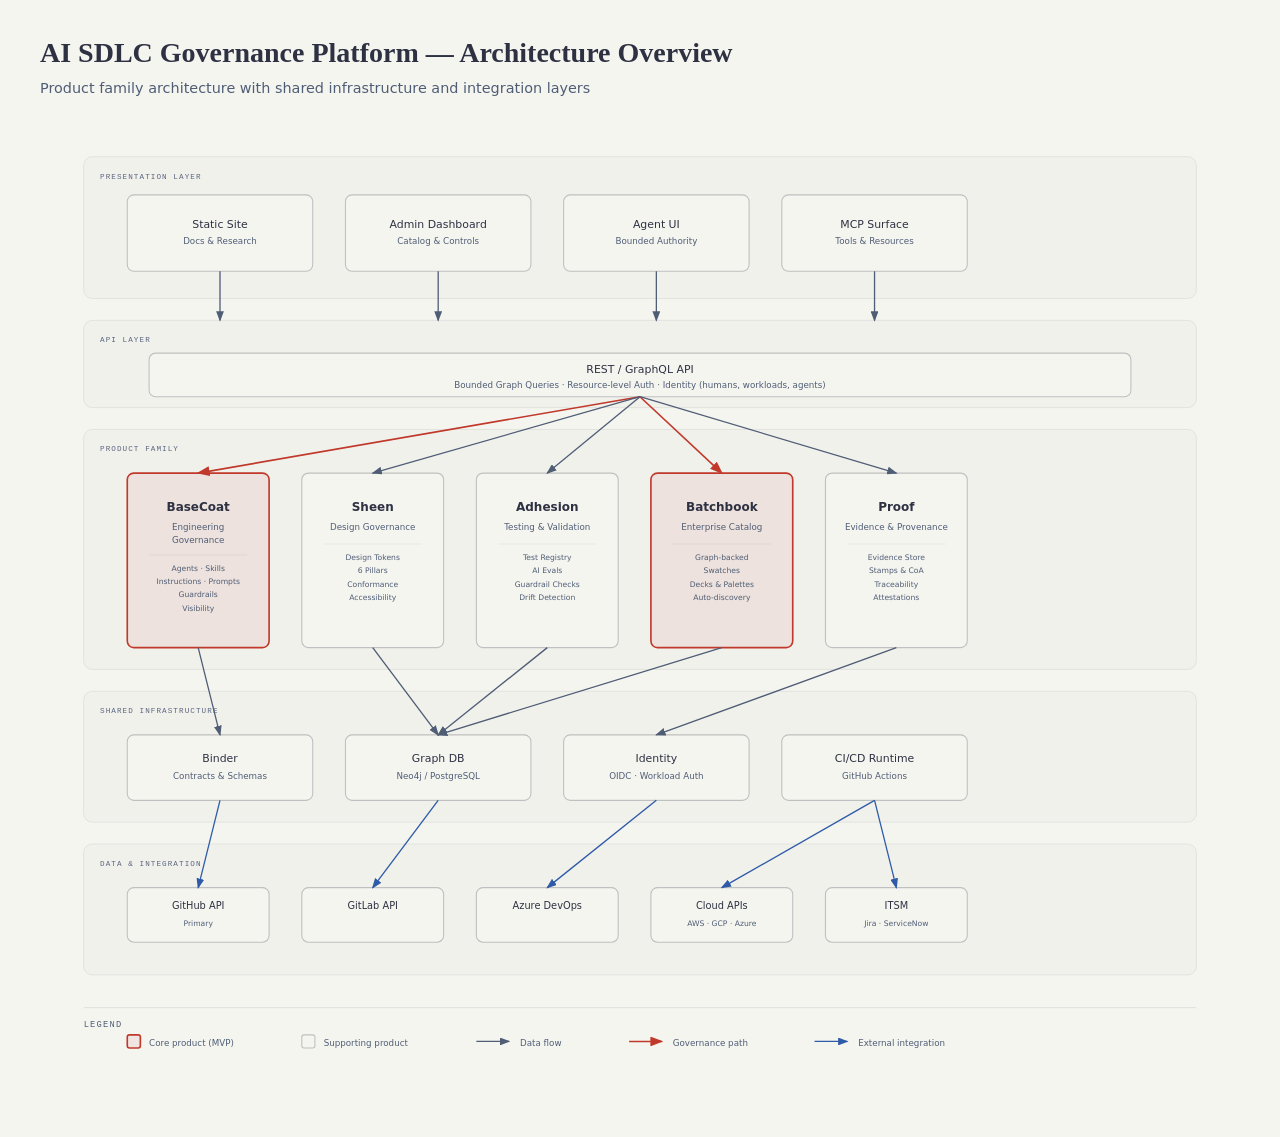
<file: docs/architecture/diagrams/platform-architecture.html>
<!DOCTYPE html>
<html lang="en">
<head>
<meta charset="UTF-8">
<meta name="viewport" content="width=device-width, initial-scale=1.0">
<title>AI SDLC Governance Platform — Architecture Overview</title>
<style>
  :root {
    --paper: #f5f5f0;
    --paper-2: #ecece8;
    --ink: #2d3142;
    --ink-strong: #111111;
    --muted: #4f5d75;
    --soft: #5a6580;
    --rule: rgba(45,49,66,0.12);
    --rule-solid: #bfc0c0;
    --accent: #c0392b;
    --accent-tint: rgba(192,57,43,0.08);
    --link: #2e5aa8;
    --font-title: "Instrument Serif", Georgia, serif;
    --font-node-name: "Geist", "Inter", system-ui, sans-serif;
    --font-sublabel: "Geist", "Inter", system-ui, sans-serif;
    --font-eyebrow: "Geist Mono", "SF Mono", "Cascadia Code", monospace;
    --font-arrow-label: "Geist", "Inter", system-ui, sans-serif;
    --font-callout: "Instrument Serif", Georgia, serif;
  }
  * { margin: 0; padding: 0; box-sizing: border-box; }
  body {
    background: var(--paper);
    color: var(--ink);
    font-family: var(--font-node-name);
    line-height: 1.5;
    padding: 2rem;
  }
  .diagram-header {
    max-width: 1200px;
    margin: 0 auto 1.5rem;
  }
  .diagram-header h1 {
    font-family: var(--font-title);
    font-size: 1.75rem;
    font-weight: 600;
    color: var(--ink);
    margin-bottom: 0.25rem;
  }
  .diagram-header p {
    font-size: 0.9rem;
    color: var(--muted);
  }
  .diagram-container {
    max-width: 1200px;
    margin: 0 auto;
    overflow-x: auto;
  }
  svg { display: block; margin: 0 auto; }
  .legend-item { fill: var(--muted); }
  .zone-label { fill: var(--soft); }
  .node-name { fill: var(--ink); }
  .node-sublabel { fill: var(--muted); }
  .arrow-label { fill: var(--muted); }
  .connector { fill: none; stroke: var(--muted); stroke-width: 1.2; }
  .connector-accent { fill: none; stroke: var(--accent); stroke-width: 1.5; }
  .connector-link { fill: none; stroke: var(--link); stroke-width: 1.2; }
  .connector-dashed { fill: none; stroke: var(--muted); stroke-width: 1.2; stroke-dasharray: 4 3; }
  .zone-rect { fill: rgba(45,49,66,0.02); stroke: rgba(45,49,66,0.10); stroke-width: 0.8; }
  .node-rect { rx: 6; }
  .node-fill { fill: var(--paper); stroke: var(--rule-solid); stroke-width: 1; }
  .node-accent { fill: var(--accent-tint); stroke: var(--accent); stroke-width: 1.5; }
</style>
</head>
<body>
<div class="diagram-header">
  <h1>AI SDLC Governance Platform — Architecture Overview</h1>
  <p>Product family architecture with shared infrastructure and integration layers</p>
</div>
<div class="diagram-container">
<svg xmlns="http://www.w3.org/2000/svg" viewBox="0 0 1100 900" role="img" aria-labelledby="platform-arch-title platform-arch-desc">
  <title id="platform-arch-title">AI SDLC Governance Platform Architecture</title>
  <desc id="platform-arch-desc">Five-tier architecture showing presentation layer at top, API layer, product family layer with BaseCoat Sheen Adhesion Batchbook and Proof, shared infrastructure with Binder Graph DB Identity and CI/CD, and data integration layer at bottom connecting to GitHub GitLab Azure DevOps and cloud providers.</desc>
  <defs>
    <marker id="arrow" markerWidth="8" markerHeight="6" refX="7" refY="3" orient="auto">
      <path d="M0,0 L8,3 L0,6 Z" fill="var(--muted)"/>
    </marker>
    <marker id="arrow-accent" markerWidth="8" markerHeight="6" refX="7" refY="3" orient="auto">
      <path d="M0,0 L8,3 L0,6 Z" fill="var(--accent)"/>
    </marker>
    <marker id="arrow-link" markerWidth="8" markerHeight="6" refX="7" refY="3" orient="auto">
      <path d="M0,0 L8,3 L0,6 Z" fill="var(--link)"/>
    </marker>
  </defs>

  <!-- Background -->
  <rect width="1100" height="900" fill="var(--paper)"/>

  <!-- Zone: Presentation Layer -->
  <rect class="zone-rect" x="40" y="30" width="1020" height="130" rx="8"/>
  <text class="zone-label" x="55" y="50" font-size="7" font-family="var(--font-eyebrow)" letter-spacing="0.14em">PRESENTATION LAYER</text>

  <!-- Presentation nodes -->
  <rect class="node-rect node-fill" x="80" y="65" width="170" height="70"/>
  <text class="node-name" x="165" y="95" text-anchor="middle" font-size="10" font-family="var(--font-node-name)">Static Site</text>
  <text class="node-sublabel" x="165" y="110" text-anchor="middle" font-size="8" font-family="var(--font-sublabel)">Docs &amp; Research</text>

  <rect class="node-rect node-fill" x="280" y="65" width="170" height="70"/>
  <text class="node-name" x="365" y="95" text-anchor="middle" font-size="10" font-family="var(--font-node-name)">Admin Dashboard</text>
  <text class="node-sublabel" x="365" y="110" text-anchor="middle" font-size="8" font-family="var(--font-sublabel)">Catalog &amp; Controls</text>

  <rect class="node-rect node-fill" x="480" y="65" width="170" height="70"/>
  <text class="node-name" x="565" y="95" text-anchor="middle" font-size="10" font-family="var(--font-node-name)">Agent UI</text>
  <text class="node-sublabel" x="565" y="110" text-anchor="middle" font-size="8" font-family="var(--font-sublabel)">Bounded Authority</text>

  <rect class="node-rect node-fill" x="680" y="65" width="170" height="70"/>
  <text class="node-name" x="765" y="95" text-anchor="middle" font-size="10" font-family="var(--font-node-name)">MCP Surface</text>
  <text class="node-sublabel" x="765" y="110" text-anchor="middle" font-size="8" font-family="var(--font-sublabel)">Tools &amp; Resources</text>

  <!-- Zone: API Layer -->
  <rect class="zone-rect" x="40" y="180" width="1020" height="80" rx="8"/>
  <text class="zone-label" x="55" y="200" font-size="7" font-family="var(--font-eyebrow)" letter-spacing="0.14em">API LAYER</text>

  <rect class="node-rect node-fill" x="100" y="210" width="900" height="40"/>
  <text class="node-name" x="550" y="228" text-anchor="middle" font-size="10" font-family="var(--font-node-name)">REST / GraphQL API</text>
  <text class="node-sublabel" x="550" y="242" text-anchor="middle" font-size="8" font-family="var(--font-sublabel)">Bounded Graph Queries · Resource-level Auth · Identity (humans, workloads, agents)</text>

  <!-- Zone: Product Layer -->
  <rect class="zone-rect" x="40" y="280" width="1020" height="220" rx="8"/>
  <text class="zone-label" x="55" y="300" font-size="7" font-family="var(--font-eyebrow)" letter-spacing="0.14em">PRODUCT FAMILY</text>

  <!-- BaseCoat - accent node -->
  <rect class="node-rect node-accent" x="80" y="320" width="130" height="160"/>
  <text class="node-name" x="145" y="355" text-anchor="middle" font-size="11" font-family="var(--font-node-name)" font-weight="600">BaseCoat</text>
  <text class="node-sublabel" x="145" y="372" text-anchor="middle" font-size="8" font-family="var(--font-sublabel)">Engineering</text>
  <text class="node-sublabel" x="145" y="384" text-anchor="middle" font-size="8" font-family="var(--font-sublabel)">Governance</text>
  <line x1="100" y1="395" x2="190" y2="395" stroke="var(--rule)" stroke-width="0.5"/>
  <text class="node-sublabel" x="145" y="410" text-anchor="middle" font-size="7" font-family="var(--font-sublabel)">Agents · Skills</text>
  <text class="node-sublabel" x="145" y="422" text-anchor="middle" font-size="7" font-family="var(--font-sublabel)">Instructions · Prompts</text>
  <text class="node-sublabel" x="145" y="434" text-anchor="middle" font-size="7" font-family="var(--font-sublabel)">Guardrails</text>
  <text class="node-sublabel" x="145" y="446" text-anchor="middle" font-size="7" font-family="var(--font-sublabel)">Visibility</text>

  <!-- Sheen -->
  <rect class="node-rect node-fill" x="240" y="320" width="130" height="160"/>
  <text class="node-name" x="305" y="355" text-anchor="middle" font-size="11" font-family="var(--font-node-name)" font-weight="600">Sheen</text>
  <text class="node-sublabel" x="305" y="372" text-anchor="middle" font-size="8" font-family="var(--font-sublabel)">Design Governance</text>
  <line x1="260" y1="385" x2="350" y2="385" stroke="var(--rule)" stroke-width="0.5"/>
  <text class="node-sublabel" x="305" y="400" text-anchor="middle" font-size="7" font-family="var(--font-sublabel)">Design Tokens</text>
  <text class="node-sublabel" x="305" y="412" text-anchor="middle" font-size="7" font-family="var(--font-sublabel)">6 Pillars</text>
  <text class="node-sublabel" x="305" y="424" text-anchor="middle" font-size="7" font-family="var(--font-sublabel)">Conformance</text>
  <text class="node-sublabel" x="305" y="436" text-anchor="middle" font-size="7" font-family="var(--font-sublabel)">Accessibility</text>

  <!-- Adhesion -->
  <rect class="node-rect node-fill" x="400" y="320" width="130" height="160"/>
  <text class="node-name" x="465" y="355" text-anchor="middle" font-size="11" font-family="var(--font-node-name)" font-weight="600">Adhesion</text>
  <text class="node-sublabel" x="465" y="372" text-anchor="middle" font-size="8" font-family="var(--font-sublabel)">Testing &amp; Validation</text>
  <line x1="420" y1="385" x2="510" y2="385" stroke="var(--rule)" stroke-width="0.5"/>
  <text class="node-sublabel" x="465" y="400" text-anchor="middle" font-size="7" font-family="var(--font-sublabel)">Test Registry</text>
  <text class="node-sublabel" x="465" y="412" text-anchor="middle" font-size="7" font-family="var(--font-sublabel)">AI Evals</text>
  <text class="node-sublabel" x="465" y="424" text-anchor="middle" font-size="7" font-family="var(--font-sublabel)">Guardrail Checks</text>
  <text class="node-sublabel" x="465" y="436" text-anchor="middle" font-size="7" font-family="var(--font-sublabel)">Drift Detection</text>

  <!-- Batchbook - accent node -->
  <rect class="node-rect node-accent" x="560" y="320" width="130" height="160"/>
  <text class="node-name" x="625" y="355" text-anchor="middle" font-size="11" font-family="var(--font-node-name)" font-weight="600">Batchbook</text>
  <text class="node-sublabel" x="625" y="372" text-anchor="middle" font-size="8" font-family="var(--font-sublabel)">Enterprise Catalog</text>
  <line x1="580" y1="385" x2="670" y2="385" stroke="var(--rule)" stroke-width="0.5"/>
  <text class="node-sublabel" x="625" y="400" text-anchor="middle" font-size="7" font-family="var(--font-sublabel)">Graph-backed</text>
  <text class="node-sublabel" x="625" y="412" text-anchor="middle" font-size="7" font-family="var(--font-sublabel)">Swatches</text>
  <text class="node-sublabel" x="625" y="424" text-anchor="middle" font-size="7" font-family="var(--font-sublabel)">Decks &amp; Palettes</text>
  <text class="node-sublabel" x="625" y="436" text-anchor="middle" font-size="7" font-family="var(--font-sublabel)">Auto-discovery</text>

  <!-- Proof -->
  <rect class="node-rect node-fill" x="720" y="320" width="130" height="160"/>
  <text class="node-name" x="785" y="355" text-anchor="middle" font-size="11" font-family="var(--font-node-name)" font-weight="600">Proof</text>
  <text class="node-sublabel" x="785" y="372" text-anchor="middle" font-size="8" font-family="var(--font-sublabel)">Evidence &amp; Provenance</text>
  <line x1="740" y1="385" x2="830" y2="385" stroke="var(--rule)" stroke-width="0.5"/>
  <text class="node-sublabel" x="785" y="400" text-anchor="middle" font-size="7" font-family="var(--font-sublabel)">Evidence Store</text>
  <text class="node-sublabel" x="785" y="412" text-anchor="middle" font-size="7" font-family="var(--font-sublabel)">Stamps &amp; CoA</text>
  <text class="node-sublabel" x="785" y="424" text-anchor="middle" font-size="7" font-family="var(--font-sublabel)">Traceability</text>
  <text class="node-sublabel" x="785" y="436" text-anchor="middle" font-size="7" font-family="var(--font-sublabel)">Attestations</text>

  <!-- Zone: Shared Infrastructure -->
  <rect class="zone-rect" x="40" y="520" width="1020" height="120" rx="8"/>
  <text class="zone-label" x="55" y="540" font-size="7" font-family="var(--font-eyebrow)" letter-spacing="0.14em">SHARED INFRASTRUCTURE</text>

  <rect class="node-rect node-fill" x="80" y="560" width="170" height="60"/>
  <text class="node-name" x="165" y="585" text-anchor="middle" font-size="10" font-family="var(--font-node-name)">Binder</text>
  <text class="node-sublabel" x="165" y="600" text-anchor="middle" font-size="8" font-family="var(--font-sublabel)">Contracts &amp; Schemas</text>

  <rect class="node-rect node-fill" x="280" y="560" width="170" height="60"/>
  <text class="node-name" x="365" y="585" text-anchor="middle" font-size="10" font-family="var(--font-node-name)">Graph DB</text>
  <text class="node-sublabel" x="365" y="600" text-anchor="middle" font-size="8" font-family="var(--font-sublabel)">Neo4j / PostgreSQL</text>

  <rect class="node-rect node-fill" x="480" y="560" width="170" height="60"/>
  <text class="node-name" x="565" y="585" text-anchor="middle" font-size="10" font-family="var(--font-node-name)">Identity</text>
  <text class="node-sublabel" x="565" y="600" text-anchor="middle" font-size="8" font-family="var(--font-sublabel)">OIDC · Workload Auth</text>

  <rect class="node-rect node-fill" x="680" y="560" width="170" height="60"/>
  <text class="node-name" x="765" y="585" text-anchor="middle" font-size="10" font-family="var(--font-node-name)">CI/CD Runtime</text>
  <text class="node-sublabel" x="765" y="600" text-anchor="middle" font-size="8" font-family="var(--font-sublabel)">GitHub Actions</text>

  <!-- Zone: Data & Integration -->
  <rect class="zone-rect" x="40" y="660" width="1020" height="120" rx="8"/>
  <text class="zone-label" x="55" y="680" font-size="7" font-family="var(--font-eyebrow)" letter-spacing="0.14em">DATA &amp; INTEGRATION</text>

  <rect class="node-rect node-fill" x="80" y="700" width="130" height="50"/>
  <text class="node-name" x="145" y="720" text-anchor="middle" font-size="9" font-family="var(--font-node-name)">GitHub API</text>
  <text class="node-sublabel" x="145" y="735" text-anchor="middle" font-size="7" font-family="var(--font-sublabel)">Primary</text>

  <rect class="node-rect node-fill" x="240" y="700" width="130" height="50"/>
  <text class="node-name" x="305" y="720" text-anchor="middle" font-size="9" font-family="var(--font-node-name)">GitLab API</text>

  <rect class="node-rect node-fill" x="400" y="700" width="130" height="50"/>
  <text class="node-name" x="465" y="720" text-anchor="middle" font-size="9" font-family="var(--font-node-name)">Azure DevOps</text>

  <rect class="node-rect node-fill" x="560" y="700" width="130" height="50"/>
  <text class="node-name" x="625" y="720" text-anchor="middle" font-size="9" font-family="var(--font-node-name)">Cloud APIs</text>
  <text class="node-sublabel" x="625" y="735" text-anchor="middle" font-size="7" font-family="var(--font-sublabel)">AWS · GCP · Azure</text>

  <rect class="node-rect node-fill" x="720" y="700" width="130" height="50"/>
  <text class="node-name" x="785" y="720" text-anchor="middle" font-size="9" font-family="var(--font-node-name)">ITSM</text>
  <text class="node-sublabel" x="785" y="735" text-anchor="middle" font-size="7" font-family="var(--font-sublabel)">Jira · ServiceNow</text>

  <!-- Connectors: Presentation to API -->
  <line class="connector" x1="165" y1="135" x2="165" y2="180" marker-end="url(#arrow)"/>
  <line class="connector" x1="365" y1="135" x2="365" y2="180" marker-end="url(#arrow)"/>
  <line class="connector" x1="565" y1="135" x2="565" y2="180" marker-end="url(#arrow)"/>
  <line class="connector" x1="765" y1="135" x2="765" y2="180" marker-end="url(#arrow)"/>

  <!-- Connectors: API to Product Layer -->
  <line class="connector-accent" x1="550" y1="250" x2="145" y2="320" marker-end="url(#arrow-accent)"/>
  <line class="connector" x1="550" y1="250" x2="305" y2="320" marker-end="url(#arrow)"/>
  <line class="connector" x1="550" y1="250" x2="465" y2="320" marker-end="url(#arrow)"/>
  <line class="connector-accent" x1="550" y1="250" x2="625" y2="320" marker-end="url(#arrow-accent)"/>
  <line class="connector" x1="550" y1="250" x2="785" y2="320" marker-end="url(#arrow)"/>

  <!-- Connectors: Product to Infrastructure -->
  <line class="connector" x1="145" y1="480" x2="165" y2="560" marker-end="url(#arrow)"/>
  <line class="connector" x1="305" y1="480" x2="365" y2="560" marker-end="url(#arrow)"/>
  <line class="connector" x1="465" y1="480" x2="365" y2="560" marker-end="url(#arrow)"/>
  <line class="connector" x1="625" y1="480" x2="365" y2="560" marker-end="url(#arrow)"/>
  <line class="connector" x1="785" y1="480" x2="565" y2="560" marker-end="url(#arrow)"/>

  <!-- Connectors: Infrastructure to Data -->
  <line class="connector-link" x1="165" y1="620" x2="145" y2="700" marker-end="url(#arrow-link)"/>
  <line class="connector-link" x1="365" y1="620" x2="305" y2="700" marker-end="url(#arrow-link)"/>
  <line class="connector-link" x1="565" y1="620" x2="465" y2="700" marker-end="url(#arrow-link)"/>
  <line class="connector-link" x1="765" y1="620" x2="625" y2="700" marker-end="url(#arrow-link)"/>
  <line class="connector-link" x1="765" y1="620" x2="785" y2="700" marker-end="url(#arrow-link)"/>

  <!-- Legend -->
  <line x1="40" y1="810" x2="1060" y2="810" stroke="var(--rule)" stroke-width="0.8"/>
  <text x="40" y="828" fill="var(--muted)" font-size="8" font-family="var(--font-eyebrow)" letter-spacing="0.14em">LEGEND</text>
  <rect x="80" y="835" width="12" height="12" rx="2" fill="var(--accent-tint)" stroke="var(--accent)" stroke-width="1.5"/>
  <text x="100" y="845" fill="var(--muted)" font-size="8" font-family="var(--font-sublabel)">Core product (MVP)</text>
  <rect x="240" y="835" width="12" height="12" rx="2" fill="var(--paper)" stroke="var(--rule-solid)" stroke-width="1"/>
  <text x="260" y="845" fill="var(--muted)" font-size="8" font-family="var(--font-sublabel)">Supporting product</text>
  <line x1="400" y1="841" x2="430" y2="841" stroke="var(--muted)" stroke-width="1.2" marker-end="url(#arrow)"/>
  <text x="440" y="845" fill="var(--muted)" font-size="8" font-family="var(--font-sublabel)">Data flow</text>
  <line x1="540" y1="841" x2="570" y2="841" stroke="var(--accent)" stroke-width="1.5" marker-end="url(#arrow-accent)"/>
  <text x="580" y="845" fill="var(--muted)" font-size="8" font-family="var(--font-sublabel)">Governance path</text>
  <line x1="710" y1="841" x2="740" y2="841" stroke="var(--link)" stroke-width="1.2" marker-end="url(#arrow-link)"/>
  <text x="750" y="845" fill="var(--muted)" font-size="8" font-family="var(--font-sublabel)">External integration</text>

</svg>
</div>
</body>
</html>
</file>
<file: site/styles.css>
:root{--bg:#f4f1e8;--surface:#fbfaf6;--surface2:#ece7db;--ink:#171815;--muted:#68675f;--line:#d7d1c3;--accent:#233a31;--accentText:#f8f5ed;--shadow:0 12px 32px rgba(30,31,27,.06)}[data-theme=dark]{--bg:#171916;--surface:#20231f;--surface2:#292d27;--ink:#f2efe7;--muted:#b7b8b1;--line:#383d36;--accent:#b9cfbd;--accentText:#172019;--shadow:none}*{box-sizing:border-box}html{scroll-behavior:smooth}body{margin:0;background:var(--bg);color:var(--ink);font-family:Inter,ui-sans-serif,system-ui,-apple-system,"Segoe UI",sans-serif;line-height:1.62}a{color:inherit}.topbar{height:72px;position:sticky;top:0;z-index:30;display:flex;align-items:center;justify-content:space-between;padding:0 24px;border-bottom:1px solid var(--line);background:color-mix(in srgb,var(--bg) 92%,transparent);backdrop-filter:blur(14px)}.brand{display:flex;gap:12px;align-items:center;text-decoration:none}.brand-mark{width:36px;height:36px;border:1px solid var(--ink);display:grid;place-items:center;font-weight:800;font-size:12px}.brand strong{display:block}.brand small{display:block;color:var(--muted);font-size:11px;text-transform:uppercase;letter-spacing:.12em}.top-actions{display:flex;gap:8px}.top-actions button,.search-head button{border:1px solid var(--line);background:var(--surface);color:var(--ink);padding:9px 13px;border-radius:999px;cursor:pointer}.shell{display:grid;grid-template-columns:230px minmax(0,900px) 1fr;gap:40px;max-width:1500px;margin:0 auto}.sidebar{padding:34px 18px 40px 24px;position:sticky;top:72px;height:calc(100vh - 72px);border-right:1px solid var(--line)}.sidebar nav{display:flex;flex-direction:column;gap:4px}.nav-link{padding:8px 10px;border-radius:10px;text-decoration:none;color:var(--muted);font-size:14px}.nav-link:hover,.nav-link.active{background:var(--surface2);color:var(--ink)}.sidebar-note{border-top:1px solid var(--line);margin-top:24px;padding:12px 10px;color:var(--muted);font-size:12px}.content{padding:54px 0 100px;min-width:0}.hero{padding:28px 0 18px}.eyebrow{font-size:11px;text-transform:uppercase;letter-spacing:.16em;font-weight:800;color:var(--muted)}h1,h2,h3{letter-spacing:-.025em}h1{font-family:Georgia,serif;font-size:clamp(46px,6vw,78px);line-height:.98;margin:8px 0 18px}h2{font-family:Georgia,serif;font-size:34px;line-height:1.08;margin:32px 0 14px}h3{font-size:21px;margin:24px 0 10px}.lede{font-size:20px;color:var(--muted);max-width:760px}.hero-actions{display:flex;gap:10px;flex-wrap:wrap;margin-top:24px}.button{padding:10px 15px;border:1px solid var(--line);border-radius:999px;background:var(--surface);text-decoration:none}.button.primary{background:var(--ink);color:var(--bg);border-color:var(--ink)}.quote-band{border-top:1px solid var(--line);border-bottom:1px solid var(--line);padding:26px 0;margin:44px 0 64px}.quote-band p{font-family:Georgia,serif;font-size:28px;margin:0 0 4px}.quote-band span{color:var(--muted)}.card-grid{display:grid;gap:14px}.card-grid.two{grid-template-columns:repeat(2,minmax(0,1fr))}.card{background:var(--surface);border:1px solid var(--line);border-radius:18px;padding:22px;box-shadow:var(--shadow)}.card h3{margin-top:0}.card p{color:var(--muted)}.link-card{text-decoration:none;transition:.18s}.link-card:hover{transform:translateY(-2px);border-color:var(--ink)}.panel{border:1px solid var(--line);border-radius:22px;padding:28px;background:var(--surface);margin-top:64px}.panel.accent{background:var(--accent);color:var(--accentText);border-color:transparent}.panel.accent .eyebrow,.panel.accent p{color:color-mix(in srgb,var(--accentText) 78%,transparent)}.markdown-body>h1:first-child{font-family:Georgia,serif;font-size:48px;line-height:1.02;margin-top:0}.markdown-body h1{font-family:Georgia,serif;font-size:38px;margin-top:68px}.markdown-body h2{font-family:Georgia,serif;font-size:30px;margin-top:42px}.markdown-body h3{margin-top:30px}.markdown-body p{max-width:820px}.markdown-body blockquote{margin:24px 0;padding:16px 20px;border-left:4px solid var(--accent);background:var(--surface);border-radius:0 12px 12px 0;font-family:Georgia,serif;font-size:20px}.markdown-body code{background:var(--surface2);padding:2px 5px;border-radius:5px;font:12px ui-monospace,monospace}.markdown-body pre{background:#11130f;color:#e9ece4;border-radius:16px;padding:18px;overflow:auto}.markdown-body pre code{background:transparent;padding:0;color:inherit;font:13px/1.65 ui-monospace,monospace}.markdown-body hr{border:0;border-top:1px solid var(--line);margin:48px 0}.markdown-body li{margin:5px 0}.table-wrap{overflow:auto;margin:20px 0}.table-wrap table{border-collapse:collapse;width:100%;background:var(--surface);font-size:14px}.table-wrap th,.table-wrap td{border:1px solid var(--line);padding:10px 12px;text-align:left;vertical-align:top}.table-wrap th{background:var(--surface2)}#searchDialog{width:min(700px,92vw);border:1px solid var(--line);border-radius:18px;padding:0;background:var(--surface);color:var(--ink)}#searchDialog::backdrop{background:rgba(0,0,0,.4);backdrop-filter:blur(4px)}.search-panel{padding:18px}.search-head{display:flex;justify-content:space-between;align-items:center}.search-panel input{width:100%;margin-top:12px;padding:13px;border:1px solid var(--line);border-radius:12px;background:var(--bg);color:var(--ink)}.search-results{margin-top:12px;display:grid;gap:6px}.search-result{padding:10px;border:1px solid transparent;border-radius:10px;text-decoration:none}.search-result:hover{border-color:var(--line);background:var(--surface2)}.search-result small{display:block;color:var(--muted)}@media(max-width:1050px){.shell{grid-template-columns:190px minmax(0,1fr);gap:26px}.content{padding-right:24px}}@media(max-width:760px){.shell{display:block}.sidebar{position:static;height:auto;border-right:0;border-bottom:1px solid var(--line);padding:12px}.sidebar nav{display:flex;flex-direction:row;overflow:auto}.nav-link{white-space:nowrap}.sidebar-note{display:none}.content{padding:36px 16px 80px}.card-grid.two{grid-template-columns:1fr}.brand small{display:none}}
</file>
